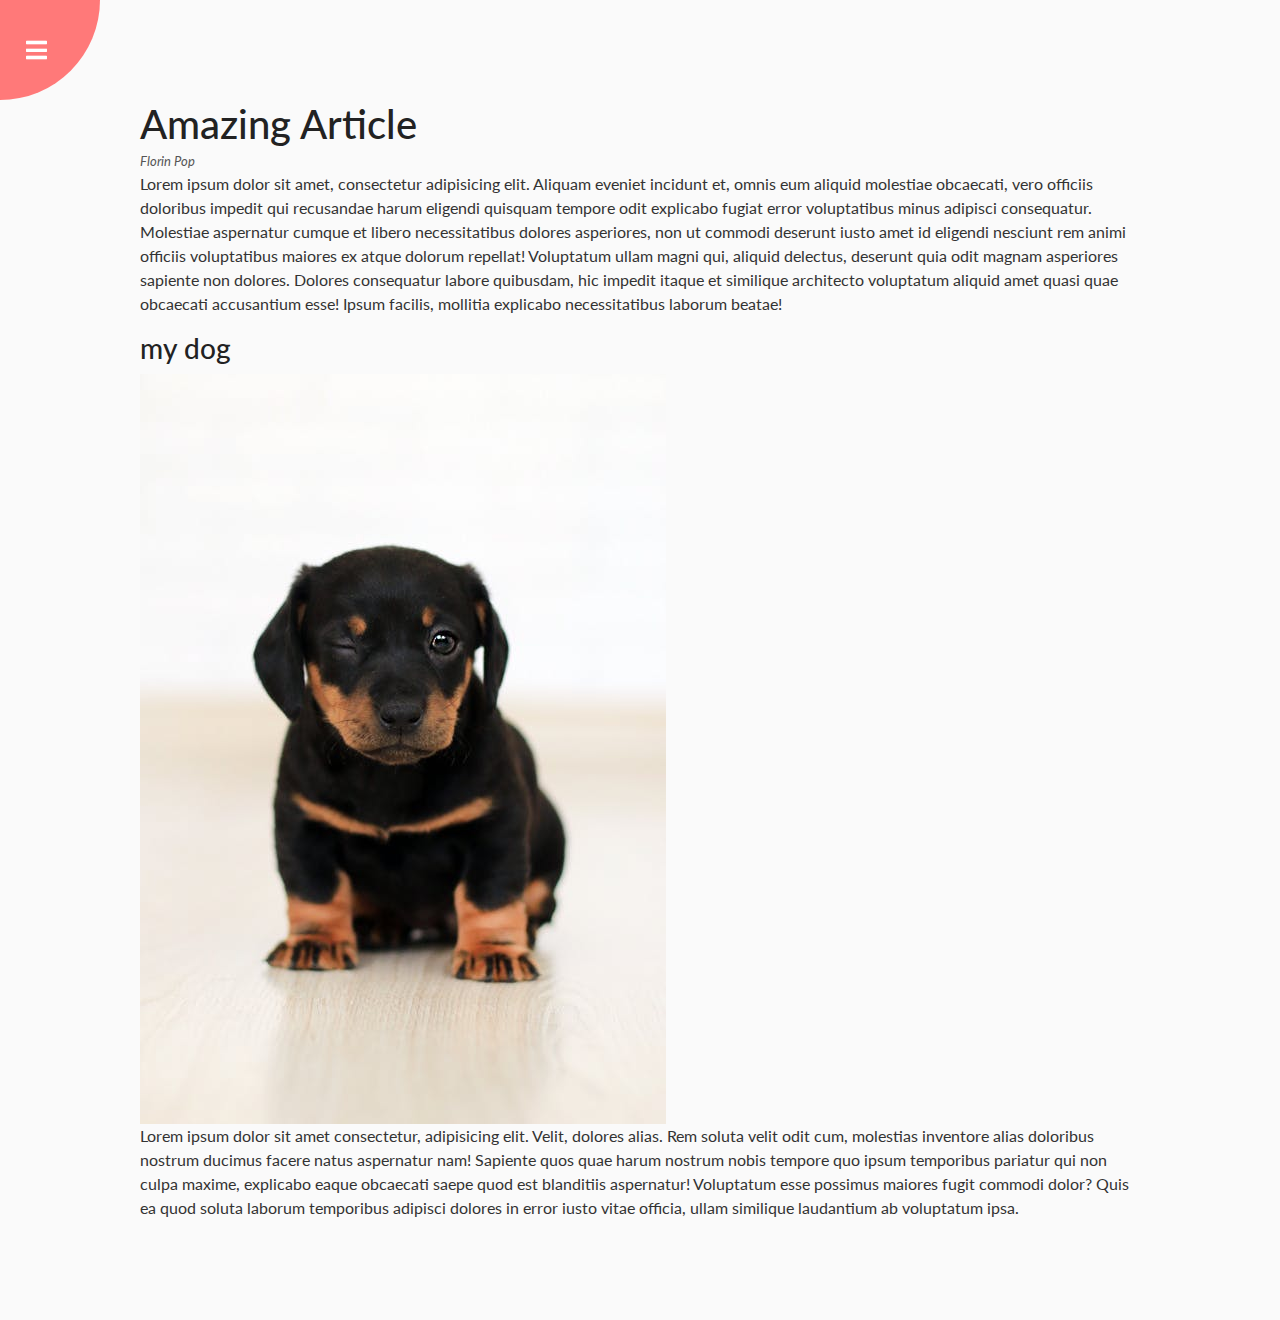
<file: index.html>
<!DOCTYPE html>
<html lang="en">
  <head>
    <meta charset="UTF-8" />
    <meta name="viewport" content="width=device-width, initial-scale=1.0" />
    <title>Rotating Navigation</title>
    <!-- bootstrap css -->
    <link rel="stylesheet" href="css/bootstrap.min.css">
    <!-- end of bootstrap css -->

    <!-- font-awesome -->
    <link rel="stylesheet" href="./css/fontawesome-free-5.12.1-web/css/all.min.css">
    <!-- end of font-awesome -->

    <!-- favicon -->
    <link rel="shortcut icon" href="./css/favicon92.ico" type="image/x-icon" />
    <!-- end of favicon -->
    
    <!-- css -->
    <link rel="stylesheet" href="./css/styles.css" />
    <!-- end of css -->
  </head>

  <body>
    <!-- container -->
    <div class="container">
      <!-- circle-container -->
      <div class="circle-container">
        <!-- circle -->
        <div class="circle">
          <!-- close-button -->
          <button id="close">
            <i class="fas fa-times"></i>
          </button>
          <!-- end of close-button -->

          <!-- open-button -->
          <button id="open">
            <i class="fas fa-bars"></i>
          </button>
          <!-- end of open-button -->
        </div>
        <!-- end of circle -->
      </div>
      <!-- end of circle-container -->

      <!-- content -->
      <div class="content">
        <h1>amazing article</h1>
        <small>florin pop</small>
        <p>
          Lorem ipsum dolor sit amet, consectetur adipisicing elit. Aliquam eveniet incidunt et, omnis eum aliquid molestiae obcaecati, vero officiis doloribus impedit qui recusandae harum eligendi quisquam tempore odit explicabo fugiat error voluptatibus minus adipisci consequatur. Molestiae aspernatur cumque et libero necessitatibus dolores asperiores, non ut commodi deserunt iusto amet id eligendi nesciunt rem animi officiis voluptatibus maiores ex atque dolorum repellat! Voluptatum ullam magni qui, aliquid delectus, deserunt quia odit magnam asperiores sapiente non dolores. Dolores consequatur labore quibusdam, hic impedit itaque et similique architecto voluptatum aliquid amet quasi quae obcaecati accusantium esse! Ipsum facilis, mollitia explicabo necessitatibus laborum beatae!
        </p>
        <h3> my dog</h3>
        <img src="./images/Dog.jpeg" alt="">
        <p>Lorem ipsum dolor sit amet consectetur, adipisicing elit. Velit, dolores alias. Rem soluta velit odit cum, molestias inventore alias doloribus nostrum ducimus facere natus aspernatur nam! Sapiente quos quae harum nostrum nobis tempore quo ipsum temporibus pariatur qui non culpa maxime, explicabo eaque obcaecati saepe quod est blanditiis aspernatur! Voluptatum esse possimus maiores fugit commodi dolor? Quis ea quod soluta laborum temporibus adipisci dolores in error iusto vitae officia, ullam similique laudantium ab voluptatum ipsa.</p>
      </div>
      <!-- end of content -->
    </div>
    <!-- end of container -->

      <!-- nav -->
      <nav>
        <ul>
          <li>
            <i class="fas fa-home"></i>
            home
          </li>

          <li>
            <i class="fas fa-user-alt"></i>
            about
          </li>

          <li>
            <i class="fas fa-envelope"></i>
            contact
          </li>
        </ul>
      </nav>
      <!-- end of nav -->
    <!-- JS-link -->
    <script src="./js/app.js"></script>
    <!-- end of JS-link -->

    <!-- isotope.js -->
    <script src="./js/isotope.pkgd.min.js"></script>
    <!-- end of isotope.js -->

    <!-- jQuery.js -->
    <script src="./js/jquery-3.3.1.min.js"></script>
    <!-- end of jQuery.js -->

    <!-- Bootstrap -->
    <script src="./js/bootstrap.bundle.min.js"></script>
    <!-- end of Bootstrap -->
    
  </body>
</html>
</file>
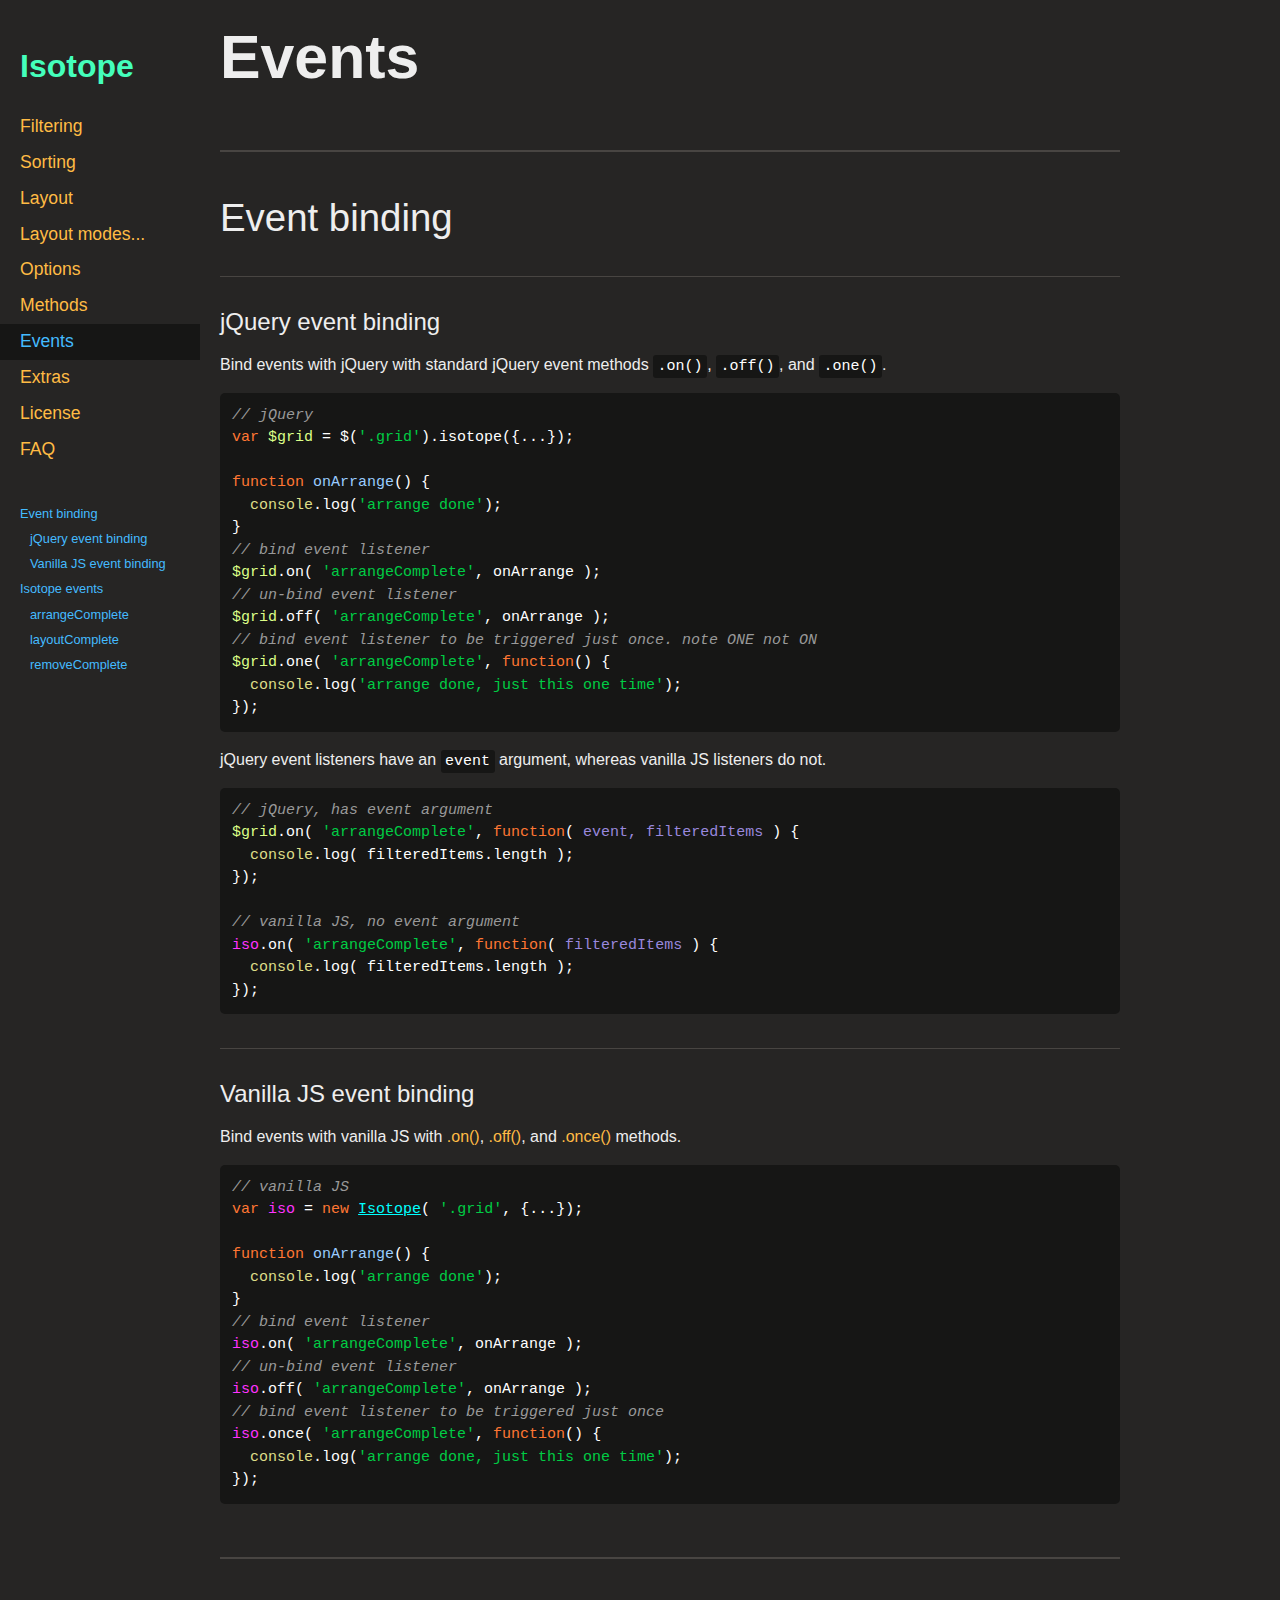
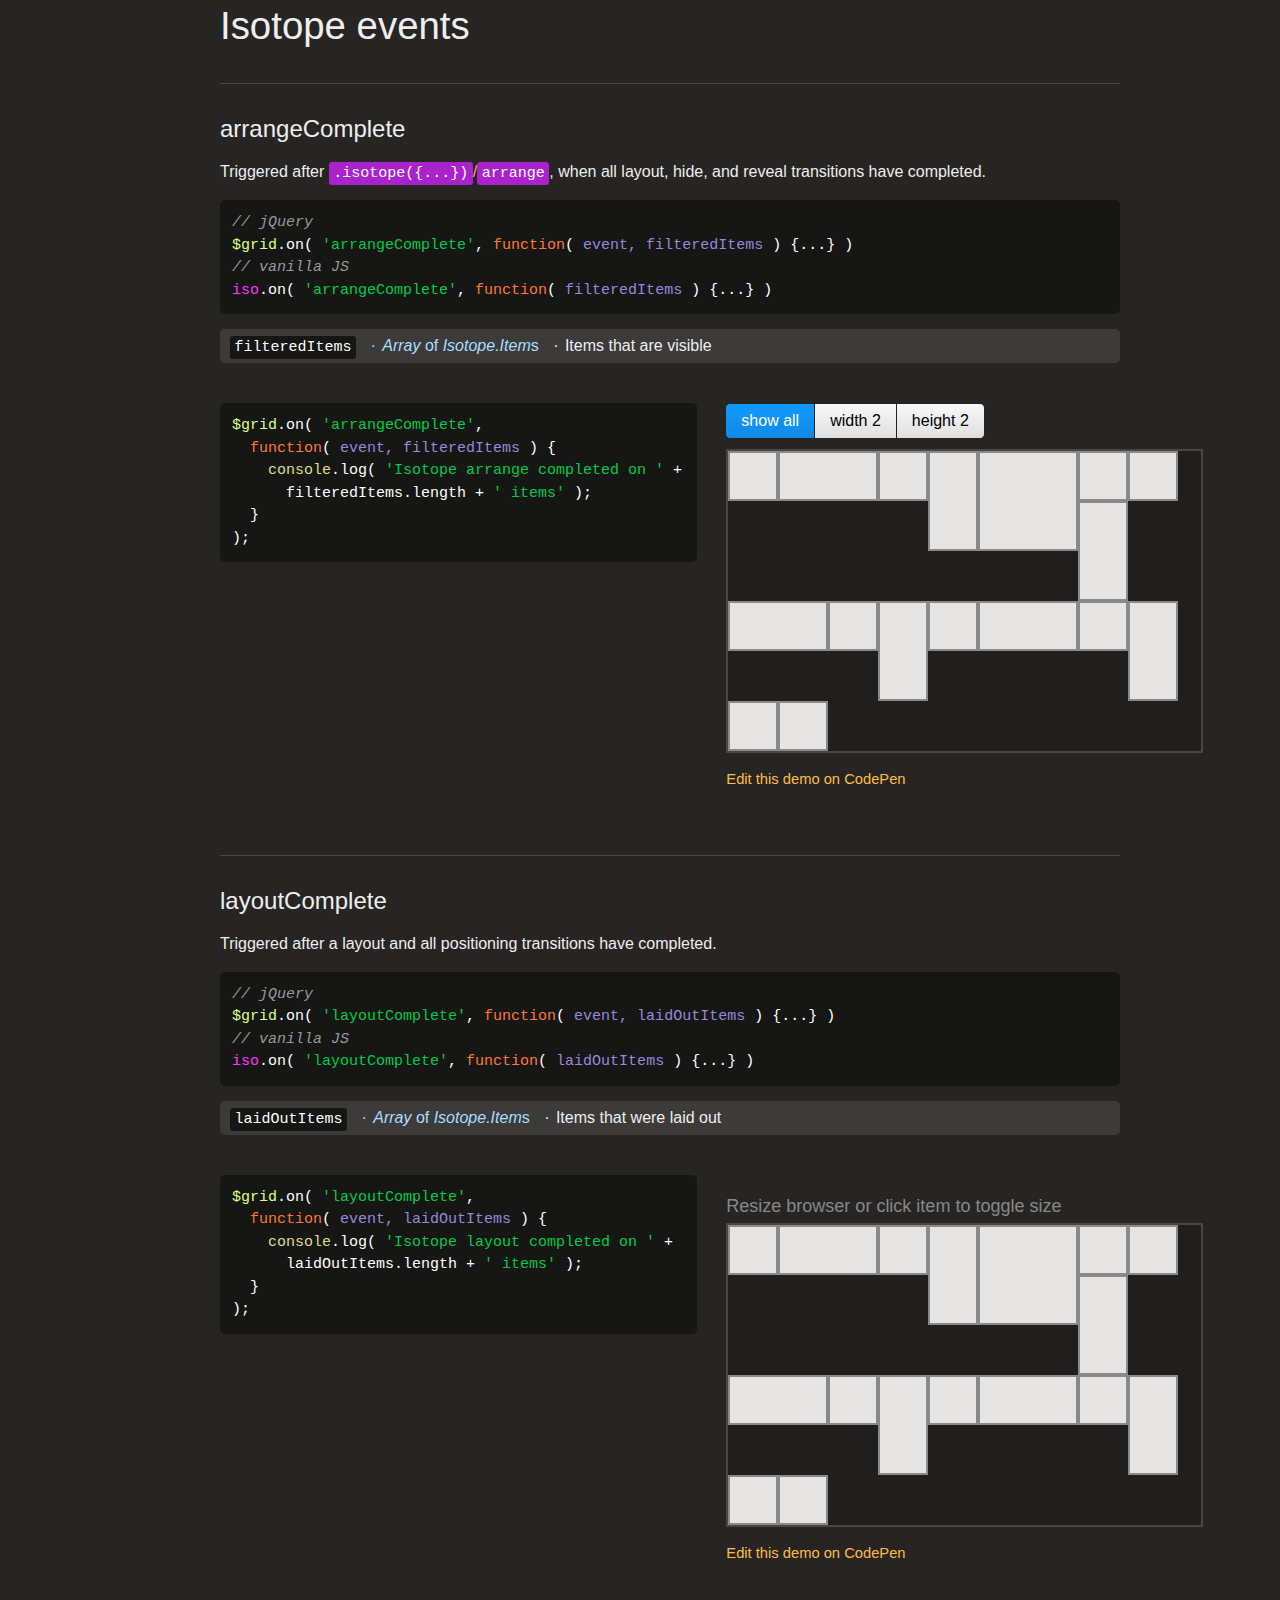
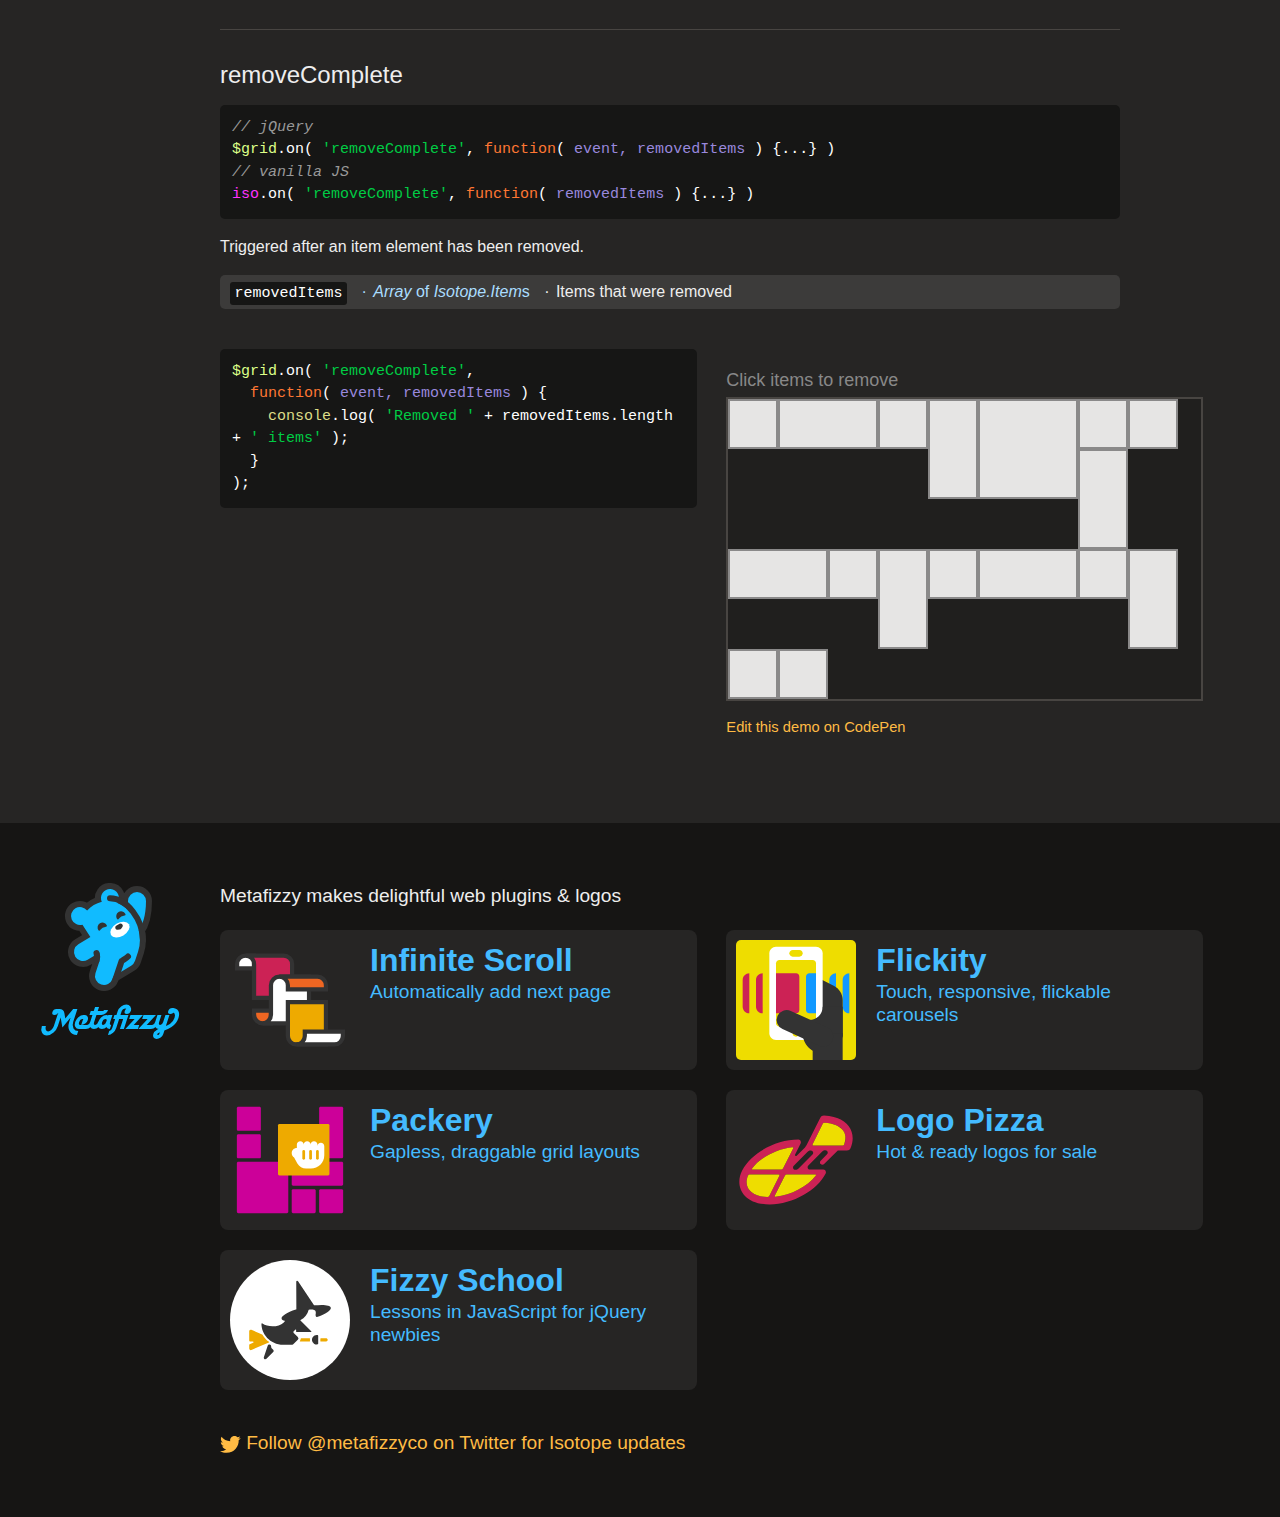
<file: js/isotope-docs/events.html>
<!doctype html>
<html class="export" lang="en">
<head>
  <meta charset="utf-8">
  <meta name="viewport" content="width=device-width">
  <meta name="description" content="Filter &amp; sort magical layouts">

  <title>Isotope &#xB7; Events</title>

    <!-- Isotope does not require any CSS files -->
    <link rel="stylesheet" href="css/isotope-docs.css?6" media="screen">

  <meta name="twitter:card" content="summary">
  <meta name="twitter:site" content="@metafizzyco">
  <meta name="twitter:url" content="https://isotope.metafizzy.co/events.html">
  <meta name="twitter:title" content="Isotope Events">
  <meta name="twitter:description" content="Filter &amp; sort magical layouts">

</head>
<body class="page--events">


  <div class="nav">
    <h1 class="nav__title"><a href=".">Isotope</a></h1>
  
    <ol class="site-nav">
      <li class="site-nav__item site-nav__item--filtering">
        <a class="site-nav__item__link" href="filtering.html">Filtering</a></li>
      <li class="site-nav__item site-nav__item--sorting">
        <a class="site-nav__item__link" href="sorting.html">Sorting</a></li>
      <li class="site-nav__item site-nav__item--layout ">
        <a class="site-nav__item__link" href="layout.html">Layout</a>
      </li>
      <li class="site-nav__item site-nav__item--layout-modes sub-nav-parent">
        <a class="site-nav__item__link" href="layout-modes.html">Layout modes</a>
        <ul class="sub-nav">
            <li class="sub-nav__item sub-nav__item--masonry">
              <a class="sub-nav__item__link" href="layout-modes/masonry.html">masonry</a></li>
            <li class="sub-nav__item sub-nav__item--fitrows">
              <a class="sub-nav__item__link" href="layout-modes/fitrows.html">fitRows</a></li>
            <li class="sub-nav__item sub-nav__item--vertical">
              <a class="sub-nav__item__link" href="layout-modes/vertical.html">vertical</a></li>
            <li class="sub-nav__item sub-nav__item--packery">
              <a class="sub-nav__item__link" href="layout-modes/packery.html">packery</a></li>
            <li class="sub-nav__item sub-nav__item--cellsbyrow">
              <a class="sub-nav__item__link" href="layout-modes/cellsbyrow.html">cellsByRow</a></li>
            <li class="sub-nav__item sub-nav__item--masonryhorizontal">
              <a class="sub-nav__item__link" href="layout-modes/masonryhorizontal.html">masonryHorizontal</a></li>
            <li class="sub-nav__item sub-nav__item--fitcolumns">
              <a class="sub-nav__item__link" href="layout-modes/fitcolumns.html">fitColumns</a></li>
            <li class="sub-nav__item sub-nav__item--cellsbycolumn">
              <a class="sub-nav__item__link" href="layout-modes/cellsbycolumn.html">cellsByColumn</a></li>
            <li class="sub-nav__item sub-nav__item--horiz">
              <a class="sub-nav__item__link" href="layout-modes/horiz.html">horiz</a></li>
        </ul>
      </li>
      <li class="site-nav__item site-nav__item--options">
        <a class="site-nav__item__link" href="options.html">Options</a></li>
      <li class="site-nav__item site-nav__item--methods">
        <a class="site-nav__item__link" href="methods.html">Methods</a></li>
      <li class="site-nav__item site-nav__item--events">
        <a class="site-nav__item__link" href="events.html">Events</a></li>
      <li class="site-nav__item site-nav__item--extras">
        <a class="site-nav__item__link" href="extras.html">Extras</a></li>
      <li class="site-nav__item site-nav__item--license">
        <a class="site-nav__item__link" href="license.html">License</a></li>
      <li class="site-nav__item site-nav__item--faq">
        <a class="site-nav__item__link" href="faq.html">FAQ</a></li>
    </ol>
  
    <ul class="page-nav" data-js="page-nav">
<li class="page-nav__item page-nav__item--h2"><a href="#event-binding">Event binding</a></li>
<li class="page-nav__item page-nav__item--h3"><a href="#jquery-event-binding">jQuery event binding</a></li>
<li class="page-nav__item page-nav__item--h3"><a href="#vanilla-js-event-binding">Vanilla JS event binding</a></li>
<li class="page-nav__item page-nav__item--h2"><a href="#isotope-events">Isotope events</a></li>
<li class="page-nav__item page-nav__item--h3"><a href="#arrangecomplete">arrangeComplete</a></li>
<li class="page-nav__item page-nav__item--h3"><a href="#layoutcomplete">layoutComplete</a></li>
<li class="page-nav__item page-nav__item--h3"><a href="#removecomplete">removeComplete</a></li>
</ul>
  </div>


  <div id="content" class="main">
    <div class="container">
        <h1>Events</h1>



<h2 id="event-binding">Event binding</h2>


<h3 id="jquery-event-binding">jQuery event binding</h3>


<p>Bind events with jQuery with standard jQuery event methods <code>.on()</code>, <code>.off()</code>, and <code>.one()</code>.</p>

<pre><code class="js"><span class="comment">// jQuery</span>
<span class="keyword">var</span> <span class="jquery_var">$grid</span> = $(<span class="string">&apos;.grid&apos;</span>).isotope({...});

<span class="function"><span class="keyword">function</span> <span class="title">onArrange</span>(<span class="params"></span>) </span>{
  <span class="built_in">console</span>.log(<span class="string">&apos;arrange done&apos;</span>);
}
<span class="comment">// bind event listener</span>
<span class="jquery_var">$grid</span>.on( <span class="string">&apos;arrangeComplete&apos;</span>, onArrange );
<span class="comment">// un-bind event listener</span>
<span class="jquery_var">$grid</span>.off( <span class="string">&apos;arrangeComplete&apos;</span>, onArrange );
<span class="comment">// bind event listener to be triggered just once. note ONE not ON</span>
<span class="jquery_var">$grid</span>.one( <span class="string">&apos;arrangeComplete&apos;</span>, <span class="function"><span class="keyword">function</span>(<span class="params"></span>) </span>{
  <span class="built_in">console</span>.log(<span class="string">&apos;arrange done, just this one time&apos;</span>);
});
</code></pre>

<p>jQuery event listeners have an <code>event</code> argument, whereas vanilla JS listeners do not.</p>

<pre><code class="js"><span class="comment">// jQuery, has event argument</span>
<span class="jquery_var">$grid</span>.on( <span class="string">&apos;arrangeComplete&apos;</span>, <span class="function"><span class="keyword">function</span>(<span class="params"> event, filteredItems </span>) </span>{
  <span class="built_in">console</span>.log( filteredItems.length );
});

<span class="comment">// vanilla JS, no event argument</span>
<span class="isotope_var">iso</span>.on( <span class="string">&apos;arrangeComplete&apos;</span>, <span class="function"><span class="keyword">function</span>(<span class="params"> filteredItems </span>) </span>{
  <span class="built_in">console</span>.log( filteredItems.length );
});
</code></pre>


<h3 id="vanilla-js-event-binding">Vanilla JS event binding</h3>

<p>Bind events with vanilla JS with <a href="methods.html#on">.on()</a>, <a href="methods.html#off">.off()</a>, and <a href="methods.html#once">.once()</a> methods.</p>

<pre><code class="js"><span class="comment">// vanilla JS</span>
<span class="keyword">var</span> <span class="isotope_var">iso</span> = <span class="keyword">new</span> <span class="isotope_keyword">Isotope</span>( <span class="string">&apos;.grid&apos;</span>, {...});

<span class="function"><span class="keyword">function</span> <span class="title">onArrange</span>(<span class="params"></span>) </span>{
  <span class="built_in">console</span>.log(<span class="string">&apos;arrange done&apos;</span>);
}
<span class="comment">// bind event listener</span>
<span class="isotope_var">iso</span>.on( <span class="string">&apos;arrangeComplete&apos;</span>, onArrange );
<span class="comment">// un-bind event listener</span>
<span class="isotope_var">iso</span>.off( <span class="string">&apos;arrangeComplete&apos;</span>, onArrange );
<span class="comment">// bind event listener to be triggered just once</span>
<span class="isotope_var">iso</span>.once( <span class="string">&apos;arrangeComplete&apos;</span>, <span class="function"><span class="keyword">function</span>(<span class="params"></span>) </span>{
  <span class="built_in">console</span>.log(<span class="string">&apos;arrange done, just this one time&apos;</span>);
});
</code></pre>


<h2 id="isotope-events">Isotope events</h2>


<h3 id="arrangecomplete">arrangeComplete</h3>

<p>Triggered after <a href="methods.html#arrange-isotope"><code>.isotope({...})</code>/<code>arrange</code></a>, when all layout, hide, and reveal transitions have completed.</p>

<pre><code class="js"><span class="comment">// jQuery</span>
<span class="jquery_var">$grid</span>.on( <span class="string">&apos;arrangeComplete&apos;</span>, <span class="function"><span class="keyword">function</span>(<span class="params"> event, filteredItems </span>) </span>{...} )
<span class="comment">// vanilla JS</span>
<span class="isotope_var">iso</span>.on( <span class="string">&apos;arrangeComplete&apos;</span>, <span class="function"><span class="keyword">function</span>(<span class="params"> filteredItems </span>) </span>{...} )
</code></pre>

<p class="variable">
  <code class="variable__code">filteredItems</code>
  <span class="variable__type"><i>Array</i> of <i>Isotope.Item</i>s</span>
  <span class="variable__description">Items that are visible</span>
</p>

<div class="duo example">
  <div class="duo__cell example__code">
<pre><code class="js"><span class="jquery_var">$grid</span>.on( <span class="string">&apos;arrangeComplete&apos;</span>,
  <span class="function"><span class="keyword">function</span>(<span class="params"> event, filteredItems </span>) </span>{
    <span class="built_in">console</span>.log( <span class="string">&apos;Isotope arrange completed on &apos;</span> +
      filteredItems.length + <span class="string">&apos; items&apos;</span> );
  }
);
</code></pre>
  </div>
  <div class="duo__cell example__demo" data-js="arrange-complete">
    <div class="button-group js-radio-button-group">
      <button class="button is-checked" data-filter="*">show all</button>
      <button class="button" data-filter=".grid-item--width2">width 2</button>
      <button class="button" data-filter=".grid-item--height2">height 2</button>
    </div>
    <div class="grid">
      <div class="grid-item"></div>
      <div class="grid-item grid-item--width2"></div>
      <div class="grid-item"></div>
      <div class="grid-item grid-item--height2"></div>
      <div class="grid-item grid-item--width2 grid-item--height2"></div>
      <div class="grid-item"></div>
      <div class="grid-item"></div>
      <div class="grid-item grid-item--height2"></div>
      <div class="grid-item grid-item--width2"></div>
      <div class="grid-item"></div>
      <div class="grid-item grid-item--height2"></div>
      <div class="grid-item"></div>
      <div class="grid-item grid-item--width2"></div>
      <div class="grid-item"></div>
      <div class="grid-item grid-item--height2"></div>
      <div class="grid-item"></div>
      <div class="grid-item"></div>
    </div>
    <p class="edit-demo">
        <a href="https://codepen.io/desandro/pen/pvXxRN">Edit this demo on CodePen</a>
    </p>
  </div>
</div>


<h3 id="layoutcomplete">layoutComplete</h3>

<p>Triggered after a layout and all positioning transitions have completed.</p>


<pre><code class="js"><span class="comment">// jQuery</span>
<span class="jquery_var">$grid</span>.on( <span class="string">&apos;layoutComplete&apos;</span>, <span class="function"><span class="keyword">function</span>(<span class="params"> event, laidOutItems </span>) </span>{...} )
<span class="comment">// vanilla JS</span>
<span class="isotope_var">iso</span>.on( <span class="string">&apos;layoutComplete&apos;</span>, <span class="function"><span class="keyword">function</span>(<span class="params"> laidOutItems </span>) </span>{...} )
</code></pre>

<p class="variable">
  <code class="variable__code">laidOutItems</code>
  <span class="variable__type"><i>Array</i> of <i>Isotope.Item</i>s</span>
  <span class="variable__description">Items that were laid out</span>
</p>

<div class="duo example">
  <div class="duo__cell example__code">
<pre><code class="js"><span class="jquery_var">$grid</span>.on( <span class="string">&apos;layoutComplete&apos;</span>,
  <span class="function"><span class="keyword">function</span>(<span class="params"> event, laidOutItems </span>) </span>{
    <span class="built_in">console</span>.log( <span class="string">&apos;Isotope layout completed on &apos;</span> +
      laidOutItems.length + <span class="string">&apos; items&apos;</span> );
  }
);
</code></pre>
  </div>
  <div class="duo__cell example__demo" data-js="layout-complete">
    <p class="instruction">Resize browser or click item to toggle size</p>
    <div class="grid  grid--clickable">
      <div class="grid-item"></div>
      <div class="grid-item grid-item--width2"></div>
      <div class="grid-item"></div>
      <div class="grid-item grid-item--height2"></div>
      <div class="grid-item grid-item--width2 grid-item--height2"></div>
      <div class="grid-item"></div>
      <div class="grid-item"></div>
      <div class="grid-item grid-item--height2"></div>
      <div class="grid-item grid-item--width2"></div>
      <div class="grid-item"></div>
      <div class="grid-item grid-item--height2"></div>
      <div class="grid-item"></div>
      <div class="grid-item grid-item--width2"></div>
      <div class="grid-item"></div>
      <div class="grid-item grid-item--height2"></div>
      <div class="grid-item"></div>
      <div class="grid-item"></div>
    </div>
    <p class="edit-demo">
        <a href="https://codepen.io/desandro/pen/scajv">Edit this demo on CodePen</a>
    </p>
  </div>
</div>


<h3 id="removecomplete">removeComplete</h3>

<pre><code class="js"><span class="comment">// jQuery</span>
<span class="jquery_var">$grid</span>.on( <span class="string">&apos;removeComplete&apos;</span>, <span class="function"><span class="keyword">function</span>(<span class="params"> event, removedItems </span>) </span>{...} )
<span class="comment">// vanilla JS</span>
<span class="isotope_var">iso</span>.on( <span class="string">&apos;removeComplete&apos;</span>, <span class="function"><span class="keyword">function</span>(<span class="params"> removedItems </span>) </span>{...} )
</code></pre>

<p>Triggered after an item element has been removed.</p>

<p class="variable">
  <code class="variable__code">removedItems</code>
  <span class="variable__type"><i>Array</i> of <i>Isotope.Item</i>s</span>
  <span class="variable__description">Items that were removed</span>
</p>

<div class="duo example">
  <div class="duo__cell example__code">
<pre><code class="js"><span class="jquery_var">$grid</span>.on( <span class="string">&apos;removeComplete&apos;</span>,
  <span class="function"><span class="keyword">function</span>(<span class="params"> event, removedItems </span>) </span>{
    <span class="built_in">console</span>.log( <span class="string">&apos;Removed &apos;</span> + removedItems.length + <span class="string">&apos; items&apos;</span> );
  }
);
</code></pre>
  </div>
  <div class="duo__cell example__demo" data-js="remove-complete">
    <p class="instruction">Click items to remove</p>
    <div class="grid grid--clickable">
      <div class="grid-item"></div>
      <div class="grid-item grid-item--width2"></div>
      <div class="grid-item"></div>
      <div class="grid-item grid-item--height2"></div>
      <div class="grid-item grid-item--width2 grid-item--height2"></div>
      <div class="grid-item"></div>
      <div class="grid-item"></div>
      <div class="grid-item grid-item--height2"></div>
      <div class="grid-item grid-item--width2"></div>
      <div class="grid-item"></div>
      <div class="grid-item grid-item--height2"></div>
      <div class="grid-item"></div>
      <div class="grid-item grid-item--width2"></div>
      <div class="grid-item"></div>
      <div class="grid-item grid-item--height2"></div>
      <div class="grid-item"></div>
      <div class="grid-item"></div>
    </div>
    <p class="edit-demo">
        <a href="https://codepen.io/desandro/pen/wErky">Edit this demo on CodePen</a>
    </p>
  </div>
</div>


<div class="notification" data-js="notification"></div>

    </div>
  </div>

  <footer class="site-footer">
  
    <div class="container">
  
      <p class="site-footer__copy">Metafizzy makes delightful web plugins &amp; logos</p>
  
      <div class="showcase">
      
        <ul class="showcase-item-list">
      
            <li class="showcase-item">
              <a class="showcase-item__link" href="https://infinite-scroll.com">
                <div class="showcase-item__image">
                    <svg class="infinite-scroll-illo" xmlns="http://www.w3.org/2000/svg" viewbox="0 0 520 520" width="200" height="200">
                      <path class="infinite-scroll-illo__page infinite-scroll-illo__page--back" d="M90,110H10V90c0-22,18-40,40-40h40V110z"/>
                      <path class="infinite-scroll-illo__page infinite-scroll-illo__page--front1" d="M270,90L270,90c0-22-18-40-40-40h0H50h0c22,0,40,18,40,40v0v0v160h180V90z"/>
                      <path class="infinite-scroll-illo__page infinite-scroll-illo__page--front2" d="M170,330v-20H90v20v0c0,22,18,40,40,40h0h40V330z"/>
                      <path class="infinite-scroll-illo__page infinite-scroll-illo__page--back" d="M350,150H210c-22,0-40,18-40,40v140v0c0,22-18,40-40,40h0h220V150z"/>
                      <path class="infinite-scroll-illo__page infinite-scroll-illo__page--front3" d="M430,470V270H250v160c0,22,18,40,40,40H430z"/>
                      <path class="infinite-scroll-illo__page infinite-scroll-illo__page--front2" d="M250,190v20h180v-20c0-22-18-40-40-40H210h0C232,150,250,168,250,190L250,190z"/>
                      <path class="infinite-scroll-illo__page infinite-scroll-illo__page--back" d="M330,410v20v0c0,22-18,40-40,40h0h180c22,0,40-18,40-40v-20H330z"/>
                    </svg>
                </div>
                <div class="showcase-item__text">
                  <h3 class="showcase-item__title">Infinite Scroll</h3>
                  <p class="showcase-item__description">Automatically add next page</p>
                </div>
              </a>
            </li>
      
            <li class="showcase-item">
              <a class="showcase-item__link" href="https://flickity.metafizzy.co">
                <div class="showcase-item__image">
                    <svg class="flickity-illo" xmlns="http://www.w3.org/2000/svg" viewbox="0 0 360 360" width="100" height="100">
                      <path class="flickity-illo__color1" fill="#19F" d="M300 220L300 220c-11 0-20-9-20-20v-80c0-11 9-20 20-20h0V220z"/>
                      <path class="flickity-illo__color1" fill="#19F" d="M340 220L340 220c-11 0-20-9-20-20v-80c0-11 9-20 20-20h0V220z"/>
                      <path class="flickity-illo__color2" fill="#333" d="M320 290V180c0-18-10-35-27-43L240 110v180H320z"/>
                      <path class="flickity-illo__color3" fill="white" d="M240 300H120c-11 0-20-9-20-20V40c0-11 9-20 20-20h120c11 0 20 9 20 20v240C260 291 251 300 240 300z"/>
                      <path class="flickity-illo__color4" fill="#ED0" d="M230 260H130c-6 0-10-5-10-10V70c0-6 5-10 10-10h100c6 0 10 5 10 10v180 C240 256 236 260 230 260z"/>
                      <path class="flickity-illo__color2" fill="#333" d="M260 200h60v81c0 32-26 59-59 59h0c-34 0-61-27-61-61V240h20 C242 240 260 222 260 200L260 200z"/>
                      <path class="flickity-illo__color5" fill="#C25" d="M180 220h-60V100h60c6 0 10 5 10 10v100C190 216 186 220 180 220z"/>
                      <path class="flickity-illo__color1" fill="#19F" d="M240 220h-20c-6 0-10-5-10-10V110c0-6 5-10 10-10h20V220z"/>
                      <rect class="flickity-illo__color2" fill="#333" x="230" y="280" width="90" height="80"/>
                      <circle class="flickity-illo__color4" fill="#ED0" cx="180" cy="280" r="10"/>
                      <line class="flickity-illo__thumb" stroke="#333" stroke-width="60" stroke-linecap="round" x1="262" y1="290" x2="152" y2="240"/>
                      <path class="flickity-illo__color4" fill="#ED0" d="M190 50h-20c-6 0-10-5-10-10v0c0-6 5-10 10-10h20c6 0 10 5 10 10v0C200 46 196 50 190 50z"/>
                      <path class="flickity-illo__color5" fill="#C25" d="M80 220L80 220c-11 0-20-9-20-20v-80c0-11 9-20 20-20h0V220z"/>
                      <path class="flickity-illo__color5" fill="#C25" d="M40 220L40 220c-11 0-20-9-20-20v-80c0-11 9-20 20-20h0V220z"/>
                    </svg>
                </div>
                <div class="showcase-item__text">
                  <h3 class="showcase-item__title">Flickity</h3>
                  <p class="showcase-item__description">Touch, responsive, flickable carousels</p>
                </div>
              </a>
            </li>
      
            <li class="showcase-item">
              <a class="showcase-item__link" href="https://packery.metafizzy.co">
                <div class="showcase-item__image">
                    <svg class="packery-illo" xmlns="http://www.w3.org/2000/svg" viewbox="0 0 700 700" width="100" height="100">
                      <path class="packery-illo__item" fill="#C09" d="M172 180H48c-4 0-8-4-8-8V48c0-4 4-8 8-8h124c4 0 8 4 8 8v124C180 176 176 180 172 180z"/>
                      <path class="packery-illo__item" fill="#C09" d="M172 340H48c-4 0-8-4-8-8V208c0-4 4-8 8-8h124c4 0 8 4 8 8v124C180 336 176 340 172 340z"/>
                      <path class="packery-illo__item" fill="#C09" d="M492 660H368c-4 0-8-4-8-8V528c0-4 4-8 8-8h124c4 0 8 4 8 8v124C500 656 496 660 492 660z"/>
                      <path class="packery-illo__item" fill="#C09" d="M652 660H528c-4 0-8-4-8-8V528c0-4 4-8 8-8h124c4 0 8 4 8 8v124C660 656 656 660 652 660z"/>
                      <path class="packery-illo__item" fill="#C09" d="M652 500H368c-4 0-8-4-8-8V368c0-4 4-8 8-8h284c4 0 8 4 8 8v124C660 496 656 500 652 500z"/>
                      <path class="packery-illo__item" fill="#C09" d="M332 660H48c-4 0-8-4-8-8V368c0-4 4-8 8-8h284c4 0 8 4 8 8v284C340 656 336 660 332 660z"/>
                      <path class="packery-illo__item" fill="#C09" d="M652 340H528c-4 0-8-4-8-8V48c0-4 4-8 8-8h124c4 0 8 4 8 8v284C660 336 656 340 652 340z"/>
                      <path class="packery-illo__draggie" fill="#EA0" d="M572 440H288c-4 0-8-4-8-8V148c0-4 4-8 8-8h284c4 0 8 4 8 8v284C580 436 576 440 572 440z"/>
                      <g>
                        <path class="packery-illo__hand" fill="white" d="M530 250c-11 0-20 9-20 20v-10c0-11-9-20-20-20s-20 9-20 20c0-11-9-20-20-20s-20 9-20 20c0-11-9-20-20-20
                          s-20 9-20 20v20c-17 0-30 13-30 30c0 11 6 20 14 25l19 35c10 18 30 30 51 30h28
                          c43 0 78-35 78-78V270C550 259 541 250 530 250z"/>
                        <line class="packery-illo__hand-line" stroke="#EA0" fill="none" stroke-width="16" stroke-linecap="round" x1="430" y1="300" x2="430" y2="340"/>
                        <line class="packery-illo__hand-line" stroke="#EA0" fill="none" stroke-width="16" stroke-linecap="round" x1="470" y1="300" x2="470" y2="340"/>
                        <line class="packery-illo__hand-line" stroke="#EA0" fill="none" stroke-width="16" stroke-linecap="round" x1="510" y1="300" x2="510" y2="340"/>
                      </g>
                    </svg>
                </div>
                <div class="showcase-item__text">
                  <h3 class="showcase-item__title">Packery</h3>
                  <p class="showcase-item__description">Gapless, draggable grid layouts</p>
                </div>
              </a>
            </li>
      
            <li class="showcase-item">
              <a class="showcase-item__link" href="http://logo.pizza">
                <div class="showcase-item__image">
                    <svg class="logo-pizza-illo" xmlns="http://www.w3.org/2000/svg" viewbox="0 0 700 700" width="100" height="100">
                      <path class="logo-pizza-illo__outline" fill="#C25" d="M513 91c-9-0-17 5-21 12l-80 160c-3 5-6 10-11 15l-47 47
                        c-5 5-12-1-9-7l32-64c5-11-2-23-14-23h-0c-121 0-268 70-327 180
                        C-9 497 35 609 196 609c138 0 279-85 327-180v0c5-11-2-23-14-23h-77c-13 0-19-15-10-24
                        l81-81c5-5 11-8 18-8l0 0c13 0 19 15 10 24L494 354c-6 6-6 14 0 20c3 3 6 4 10 4
                        c4 0 7-1 10-4l80-80h53c9 0 17-5 21-13C707 190 656 97 513 91z M334 281l-59 117
                        c-2 5-7 8-13 8H97c-4 0-6-4-3-7c49-64 143-114 236-124C333 275 335 278 334 281z
                         M70 441c2-4 6-7 10-7h168c4 0 7 4 5 8l-59 118c-2 4-6 6-11 6
                        C106 565 38 521 70 441z M466 441c-49 64-143 114-236 124c-3 0-6-3-4-6l59-117
                        c2-5 7-8 13-8h166C466 434 468 438 466 441z M446 318l-81 81c-5 5-11 8-18 8l0 0
                        c-13 0-19-15-10-24l81-81c5-5 11-8 18-8l0 0C449 294 455 309 446 318z M447 258L506 139
                        c2-4 6-7 11-6c101 7 140 60 114 126c-2 4-6 7-10 7H452C448 266 445 262 447 258z"/>
                      <path class="logo-pizza-illo__slice" fill="#ED0" d="M334 281l-59 117c-2 5-7 8-13 8H97c-4 0-6-4-3-7
                        c49-64 143-114 236-124C333 275 335 278 334 281z"/>
                      <path class="logo-pizza-illo__slice" fill="#ED0" d="M70 441c2-4 6-7 10-7h168c4 0 7 4 5 8l-59 118c-2 4-6 6-11 6
                        C106 565 38 521 70 441z"/>
                      <path class="logo-pizza-illo__slice" fill="#ED0" d="M466 441c-49 64-143 114-236 124c-3 0-6-3-4-6l59-117
                        c2-5 7-8 13-8h166C466 434 468 438 466 441z"/>
                      <path class="logo-pizza-illo__slice" fill="#ED0" d="M447 258L506 139c2-4 6-7 11-6c101 7 140 60 114 126c-2 4-6 7-10 7H452
                        C448 266 445 262 447 258z"/>
                    </svg>
                </div>
                <div class="showcase-item__text">
                  <h3 class="showcase-item__title">Logo Pizza</h3>
                  <p class="showcase-item__description">Hot &amp; ready logos for sale</p>
                </div>
              </a>
            </li>
      
            <li class="showcase-item">
              <a class="showcase-item__link" href="http://fizzy.school">
                <div class="showcase-item__image">
                    <svg class="witchie-logo" xmlns="http://www.w3.org/2000/svg" viewbox="0 0 1000 1000" width="200" height="200">
                      <circle class="witchie-logo__moon" fill="white" cx="500" cy="500" r="500"/>
                      <path class="witchie-logo__broom" fill="#EA0" d="M582 675a35 35 0 0 0 8-20 3 3 0 0 1 3-2h71a3 3 0 0 1 3 3 59 59 0 0 0 0 20 3 3 0 0 1-3 3h-79A3 3 0 0 1 582 675Zm219 4a13 13 0 0 0 13-14c-1-7-7-12-14-12h-44a3 3 0 0 0-3 3v21a3 3 0 0 0 3 3ZM299 660a203 203 0 0 1-27-36 8 8 0 0 0-4-3L178 582a13 13 0 0 0-18 12v77a8 8 0 0 0 8 8h22a5 5 0 0 1 2 10L164 703a8 8 0 0 0-4 7v28a13 13 0 0 0 18 12l146-63a3 3 0 0 0 1-5A197 197 0 0 1 299 660Z"/>
                      <path class="witchie-logo__dress" fill="#333" d="M326 705h4a13 13 0 0 1 13 13v8a13 13 0 0 0 4 9l13 13a13 13 0 0 1 0 19l-56 56c-10 10-26-0-22-13L314 714A13 13 0 0 1 326 705Zm397-79c-27 0-47 26-37 54 3 7 11 16 17 19a42 42 0 0 0 19 5 38 38 0 0 0 7-1 8 8 0 0 0 6-8v-62a8 8 0 0 0-6-8 38 38 0 0 0-7-1M840 397c-3-15-33-23-77-23a521 521 0 0 0-59 4 5 5 0 0 1-5-2L567 177a8 8 0 0 0-7-4 8 8 0 0 0-8 8l1 227a5 5 0 0 1-4 5c-74 24-123 55-119 76 2 8 11 14 26 18a3 3 0 0 1 1 4l-11 11c-20 20-56 30-92 30-31 0-63-8-84-23a5 5 0 0 0-3-1 5 5 0 0 0-5 5c0 78 68 173 183 173h75a10 10 0 0 0 7-3l38-38a16 16 0 0 0 0-23l-34-34a10 10 0 0 1 0-14l15-15a3 3 0 0 1 5 2v15a5 5 0 0 0 5 5H674a4 4 0 0 0 3-7l-90-90a3 3 0 0 1 1-4c34-19 59-49 67-84a3 3 0 0 1 2-2c6-1 12-1 17-1 22 0 37 5 39 14 1 6 3 11 2 17-5 17 1 31 8 31a6 6 0 0 0 2-0C797 448 845 419 840 397Z"/>
                    </svg>
                </div>
                <div class="showcase-item__text">
                  <h3 class="showcase-item__title">Fizzy School</h3>
                  <p class="showcase-item__description">Lessons in JavaScript for jQuery newbies</p>
                </div>
              </a>
            </li>
      
        </ul> 
      
      </div>
  
      <p class="site-footer__copy">
        <a href="https://twitter.com/metafizzyco">
          <svg class="twitter-logo" xmlns="http://www.w3.org/2000/svg" viewbox="0 0 512 512" width="30" height="30">
            <path d="M512 97c-19 8-39 14-60 16 22-13 38-34 46-58-20 12-43 21-67 25-19-19-46-32-77-32-58 0-117 52-102 129-87-4-165-46-216-110-24 40-19 107 32 140-17 0-33-5-48-13v1c0 51 36 93 84 103-15 4-34 5-47 2 13 42 52 72 98 73-47 36-96 49-155 44 46 30 102 47 161 47 197 0 306-168 299-312 20-15 38-34 52-55z"/>
          </svg>
          Follow @metafizzyco on Twitter for Isotope updates
        </a>
      </p>
  
      <div class="mfzy-brand">
        <a class="mfzy-brand__link" href="https://metafizzy.co">
          <svg class="mfzy-logo" xmlns="http://www.w3.org/2000/svg" xmlns:xlink="http://www.w3.org/1999/xlink" viewbox="0 0 144 144" width="36" height="36">
            <title>Metafizzy logo</title>
            <defs>
              <path id="mfzy-logo__body" d="M 120 24 a 12 12 0 0 0-24 0 a 72 72 0 0 1 -1 11
                a 40 40 0 0 0 -13 -8.5 A 12 12 0 1 0 61.1 25.1 c -8 2 -14 6 -19.6 11.6 
                A 12 12 0 1 0 35.3 55.5 L 45.8 72.1 l -16 9.6 A 12 12 0 0 0 42.2 102.3
                L 58 92.8 a 20 20 0 0 1 -0.2 11.9 l -5.2 15.5 a 12 12 0 0 0 22.8 7.6
                l 1.1 -3.3 l 23.7 -14.2 a 12 12 0 0 0 5.2 -6.5 l 4 -12 A 50 50 0 0 0 111.9 76
                a 52 52 0 0 0 -1.6 -12.8 C 115 57 120 44 120 24Z"/>
              <path id="mfzy-logo__eye" d="M 0 6.5 a 6.5 6.5 0 0 1 13 0 c 0 3.5 -3 0.5 -6.5 0.5 s -6.5 3 -6.5 -0.5 Z"/>
              <clippath id="mfzy-logo__body-clip">
                <use xlink:href="#mfzy-logo__body"/>
              </clippath>
            </defs>
            <use class="mfzy-logo__body-outline" xlink:href="#mfzy-logo__body" fill="#333" stroke="#333" stroke-width="16"/>
            <use class="mfzy-logo__body-fill" xlink:href="#mfzy-logo__body"/>
            <g class="mfzy-logo__stripes" clip-path="url(#mfzy-logo__body-clip)">
              <rect fill="#E62" x="16" width="120" height="138"/>
              <path fill="#C25" d="M96 24L16 72V0h80v24z"/>
              <path fill="#EA0" d="M116 70L16 130v-26l95-57 5 23z"/>
              <path fill="#19F" d="M136 138H16v-8l120-72v80z"/>
            </g>
            <path class="mfzy-logo__cut-ins" stroke="#333" fill="none" stroke-linecap="round" stroke-linejoin="round" stroke-width="8" d="M 72 20.4 c 23 0 44 29 44 56
              M 54 103.4 a 16 16 0 0 0 0 -10
              M 96 98 c -2 2 -8 6 -8.5,6 l -8.4 25.1"/>
            <g transform="translate(53 57) rotate(-31)">
              <ellipse class="mfzy-logo__snout" cx="25" cy="21" rx="14" ry="9" fill="#FFF"/>
              <use class="mfzy-logo__feature" xlink:href="#mfzy-logo__eye" fill="#333"/>
              <use class="mfzy-logo__feature" xlink:href="#mfzy-logo__eye" fill="#333" transform="translate(29 0)"/>
              <path class="mfzy-logo__feature" d="M 28.6 14 a 3 3 0 0 1 1.3 5.6 l -2.6 1.2 a 3 3 0 0 1 -2.6 0
                l -2.6 -1.2 a 3 3 0 0 1 1.3 -5.6 Z" fill="#333"/>
            </g>
          </svg>
          <svg class="mfzy-wordmark" xmlns="http://www.w3.org/2000/svg" viewbox="0 0 280 80" fill="none" stroke="#333" width="140" height="40">
            <g transform="skewX(-18)">
              <path stroke-width="8" d="M38 20h6c4 0 7 2 9 6l9 18l12-24h2v22
              a20 22 0 0 0 20 22M48 22v28a12 15 0 0 1-24 0M98 44a6 6 0 0 0 0-12h-2
              a8 10 0 0 0 0 20h14a8 10 0 0 0 8-10M118 12v30a8 10 0 0 0 16 0M150 36
              q-4-4-8-4a8 10 0 1 0 8 10m0-14v14a8 10 0 0 0 8 10M184 20a9 9 0 0 0-18 0
              v34a8 10 0 0 1-8 10M158 32h24v24M190 32h18l-12 20h18M216 32h18l-12 20h18
              a8 10 0 0 0 8-10m0-14v14a8 10 0 0 0 16 0m0-14v38a6 6 0 0 1-12 0
              c0-12 32-8 32-32c0-10-6-16-15-16M108 24h24a6 6 0 0 0 6-6M102 38h-4"/>
              <g stroke-width="6">
                <circle cx="38" cy="22" r="3"/>
                <circle cx="182" cy="20" r="3"/>
                <circle cx="269" cy="20" r="3"/>
              </g>
            </g>
          </svg>
        </a>
      </div>
  
    </div>
  
  </footer>

<!-- Looking for isotope.js? Use isotope.pkgd.min.js -->
<!-- Isotope does NOT require jQuery. But it does make things easier -->
<script src="https://code.jquery.com/jquery-3.1.1.min.js"></script>
<script>window.jQuery || document.write('<script src="js/jquery.min.js"><\/script>')</script>

  <script src="js/isotope-docs.min.js?6"></script>


</body>
</html>
</file>
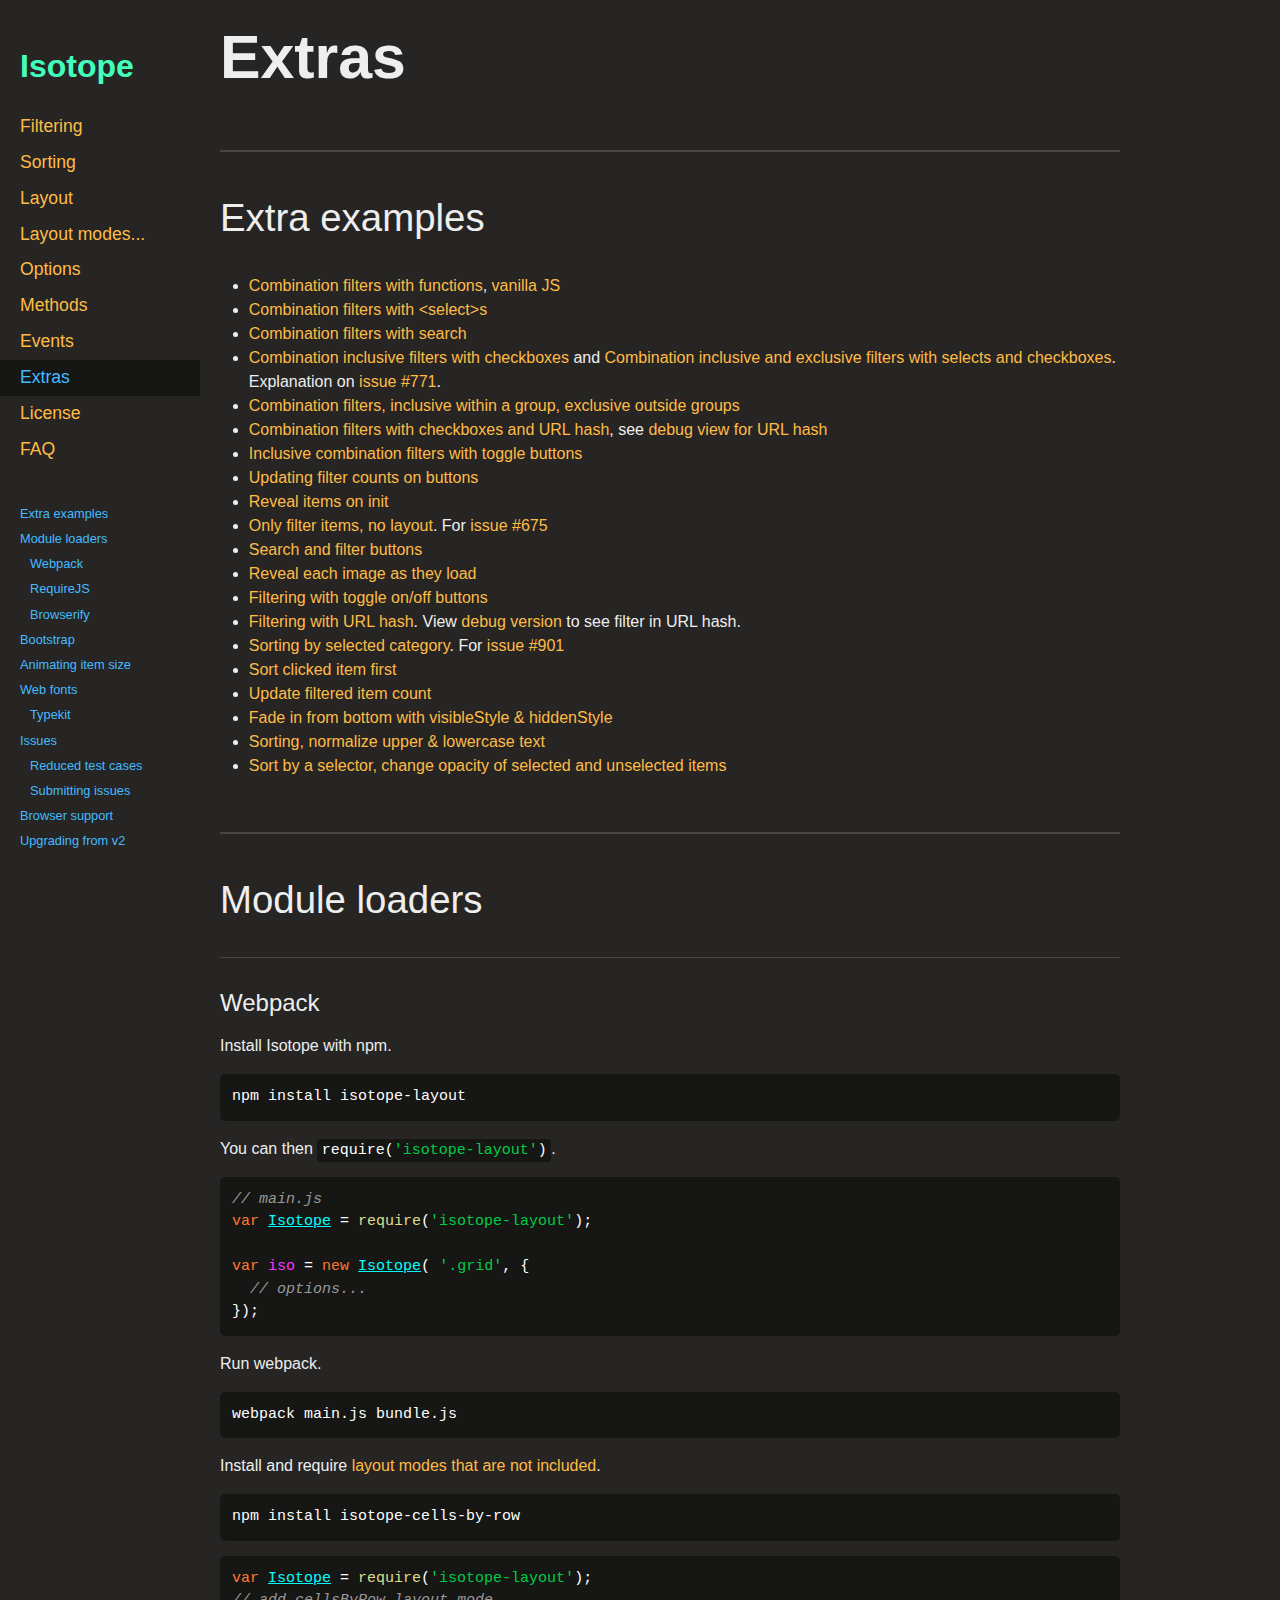
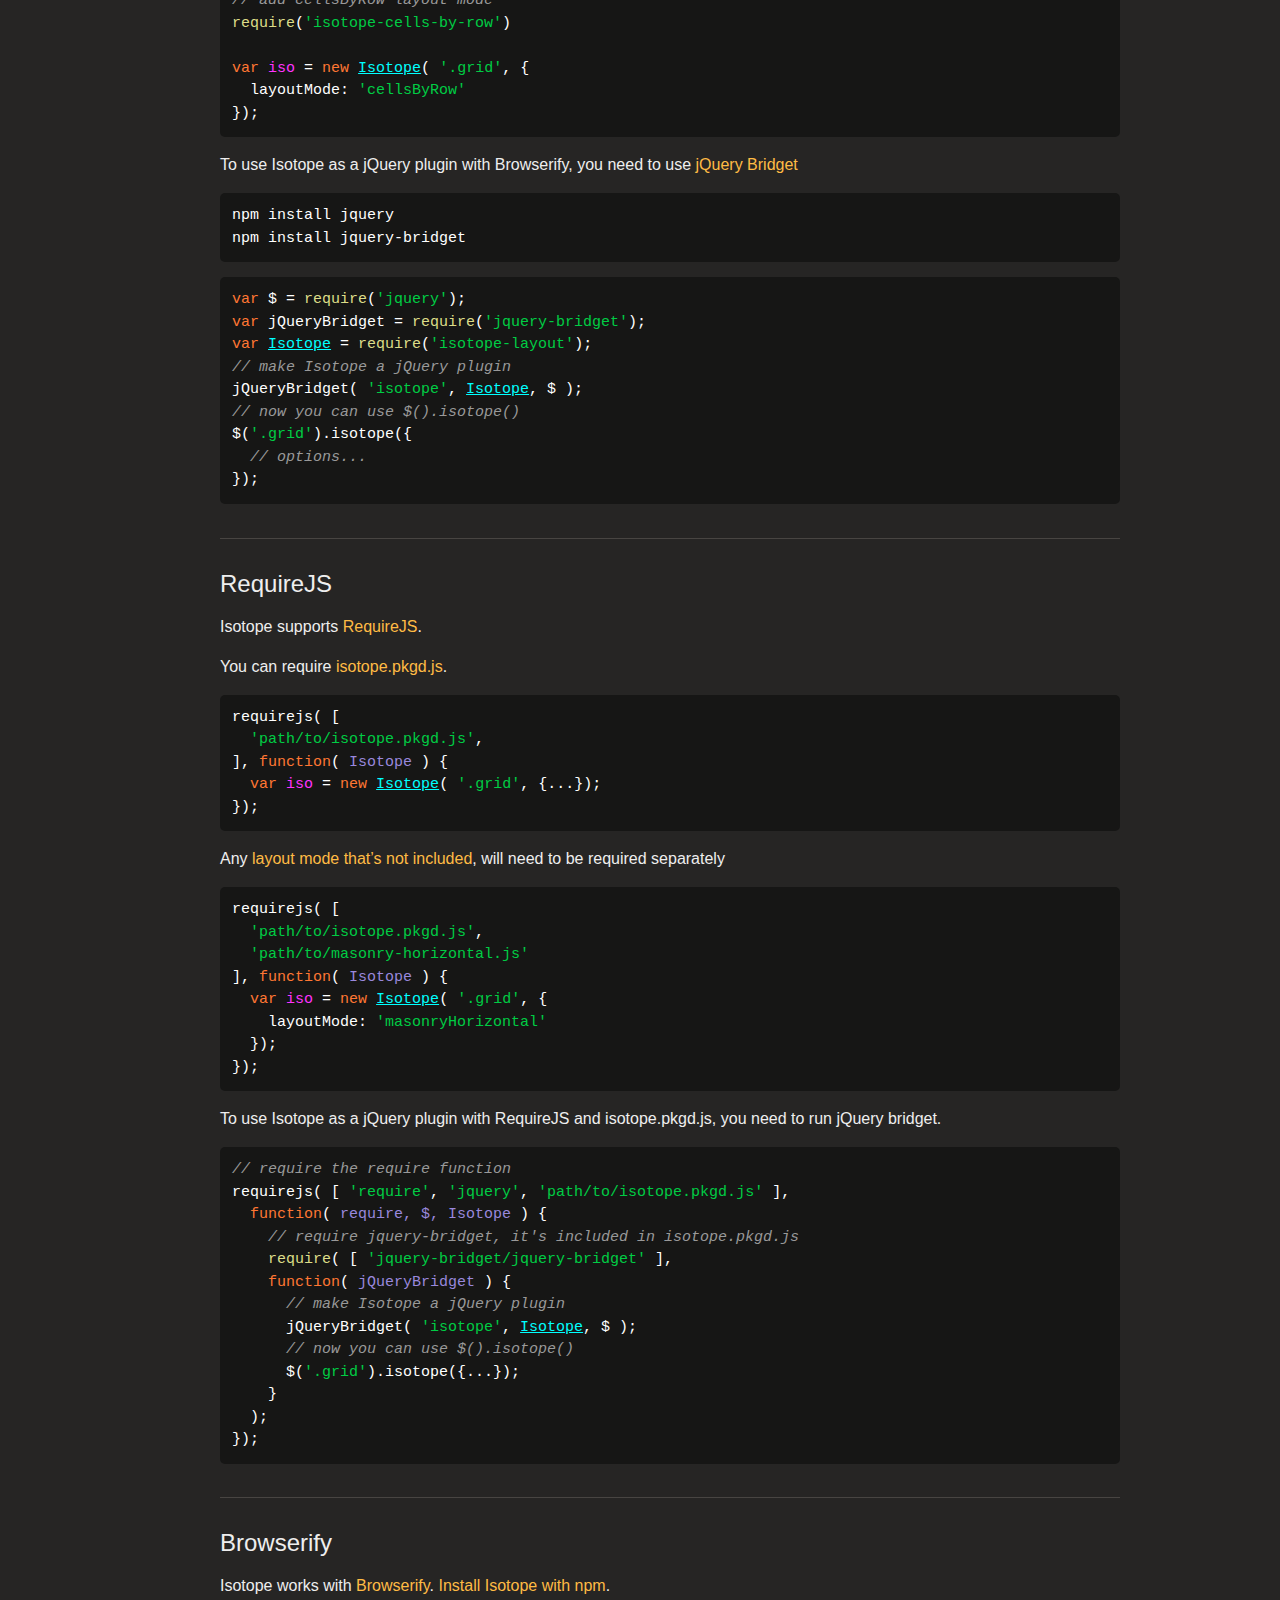
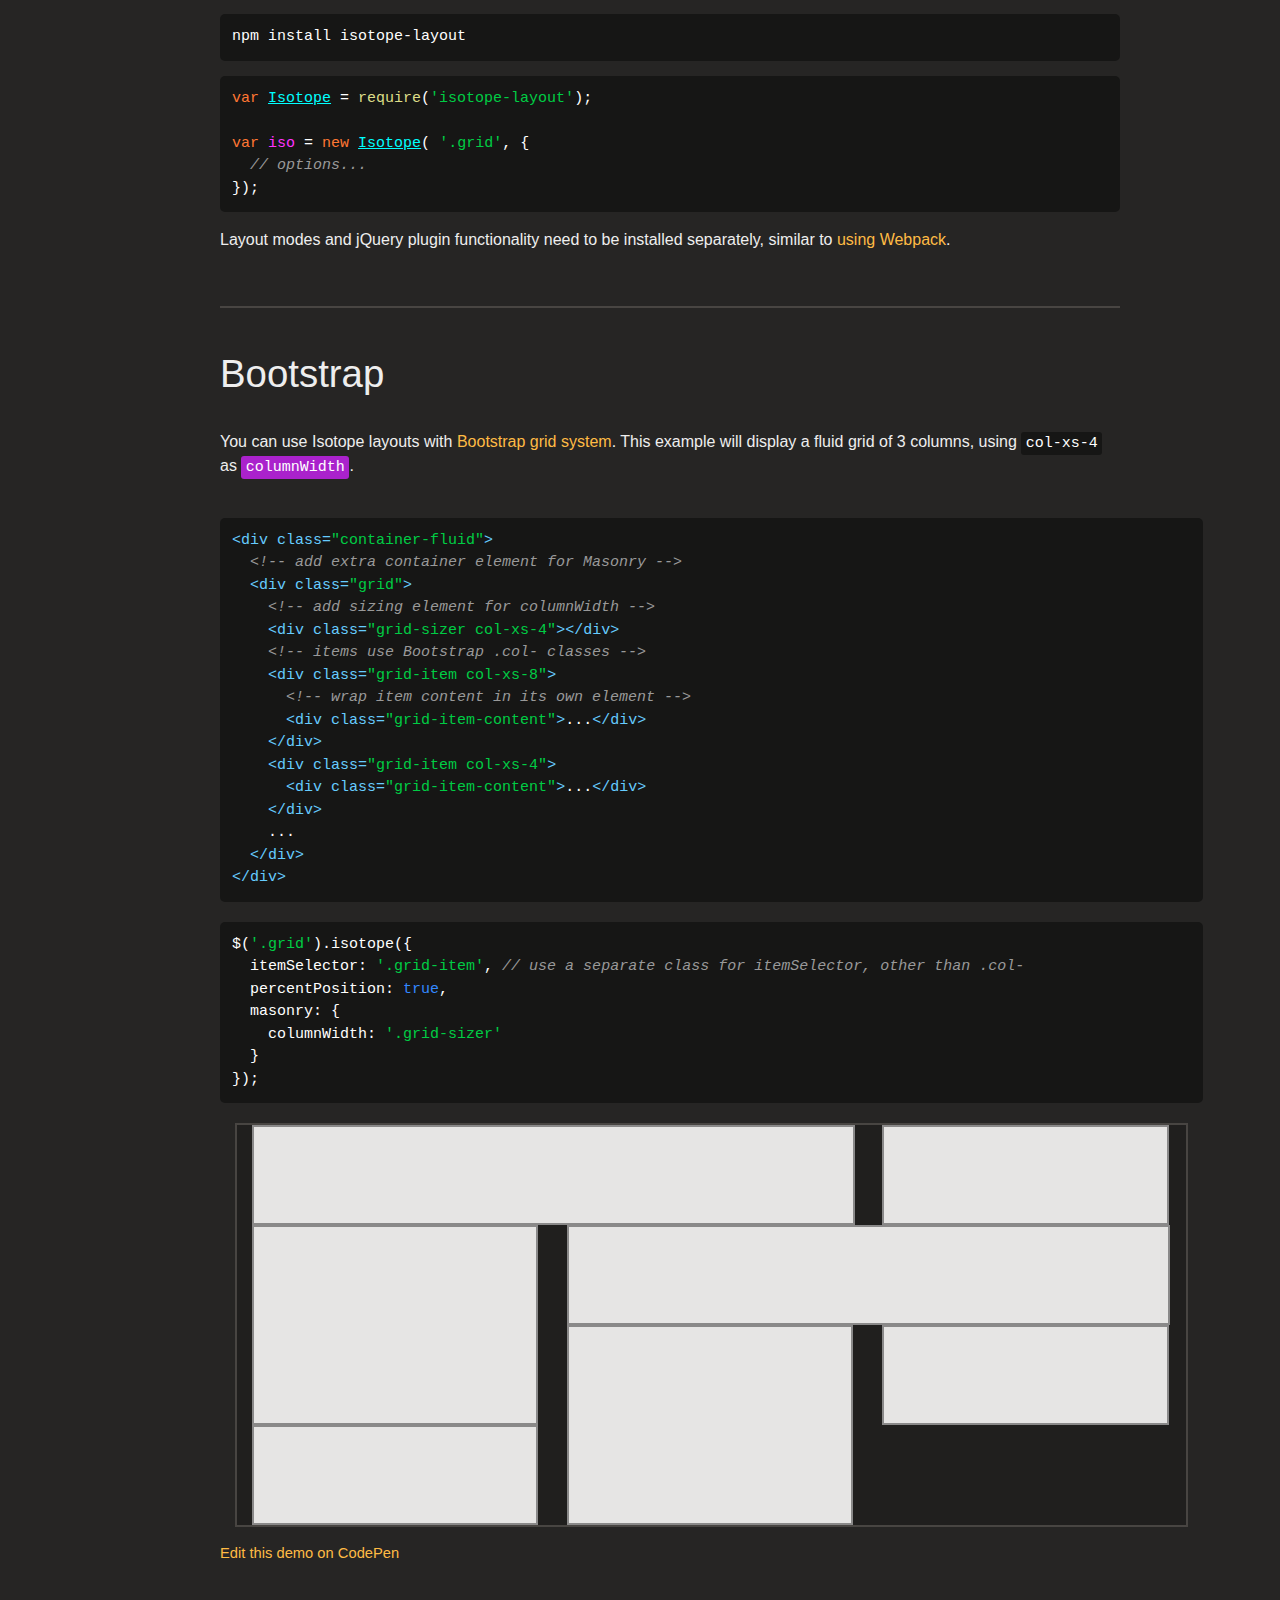
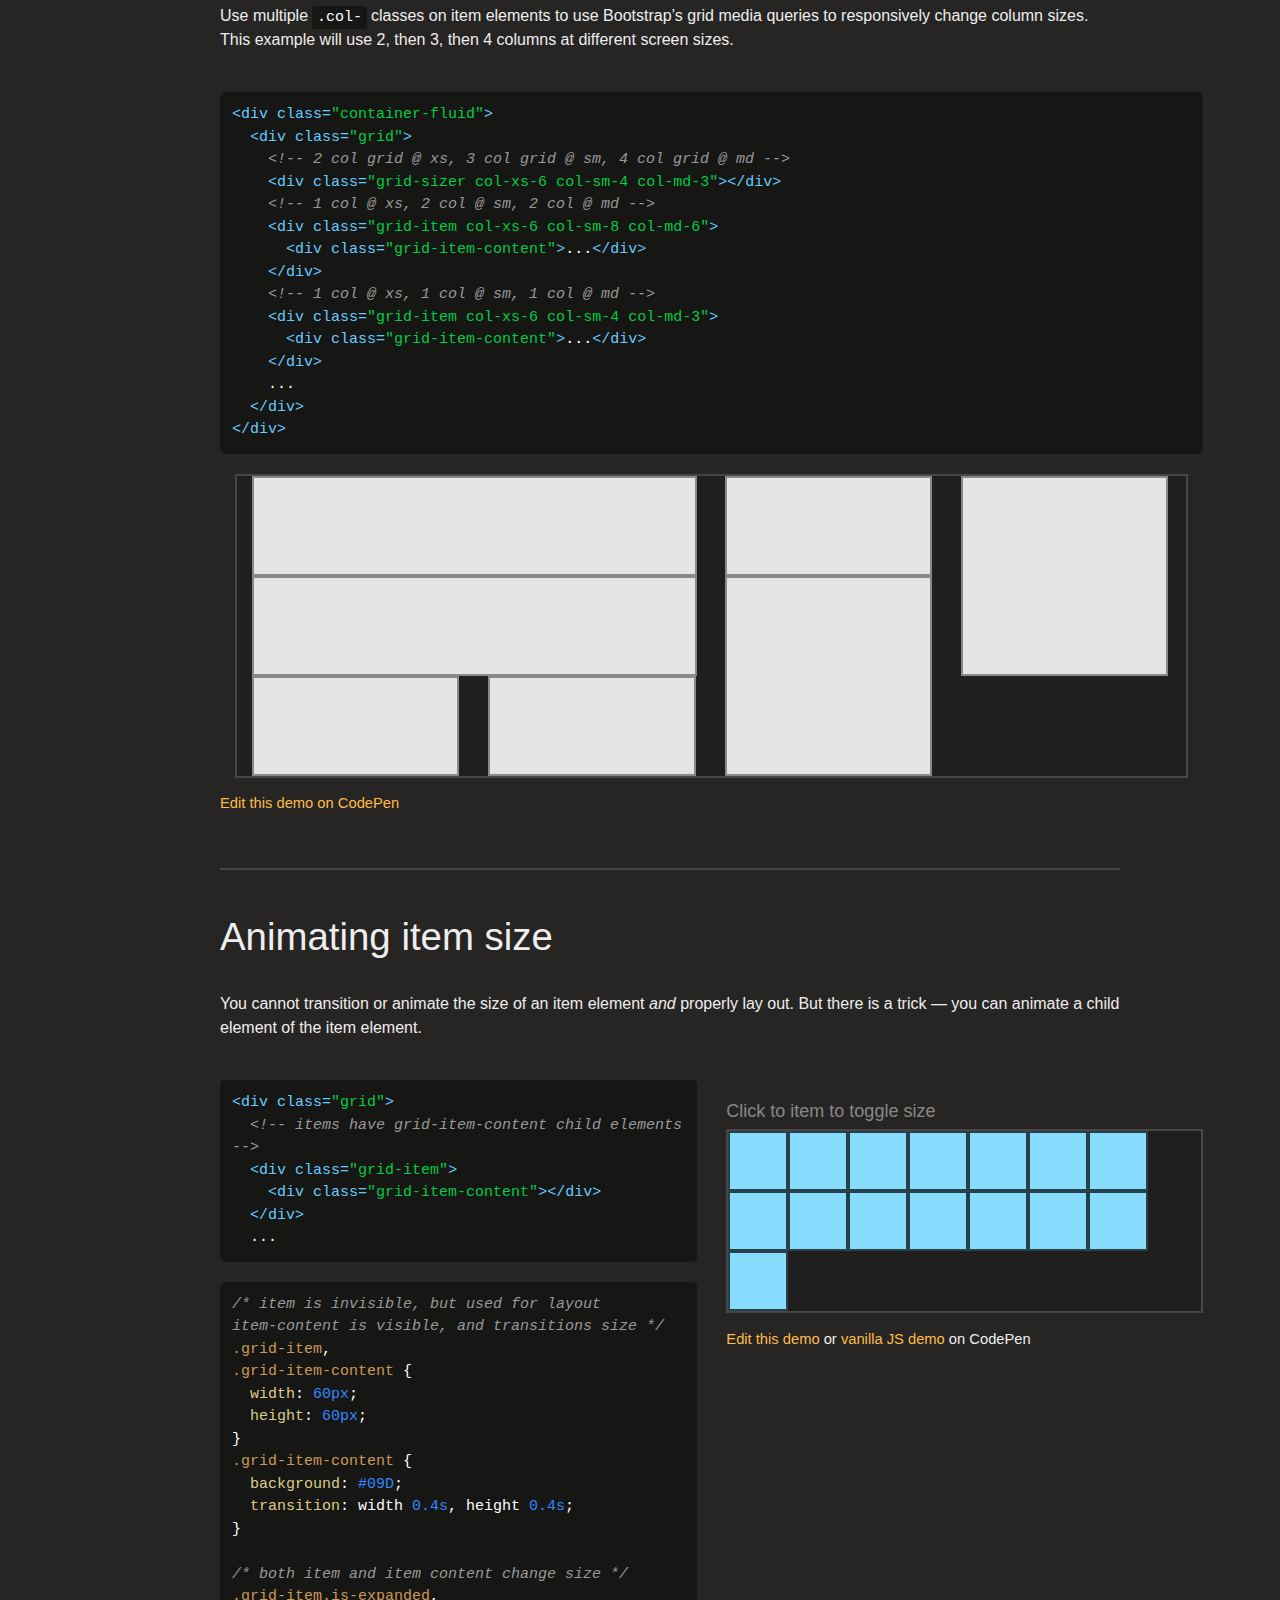
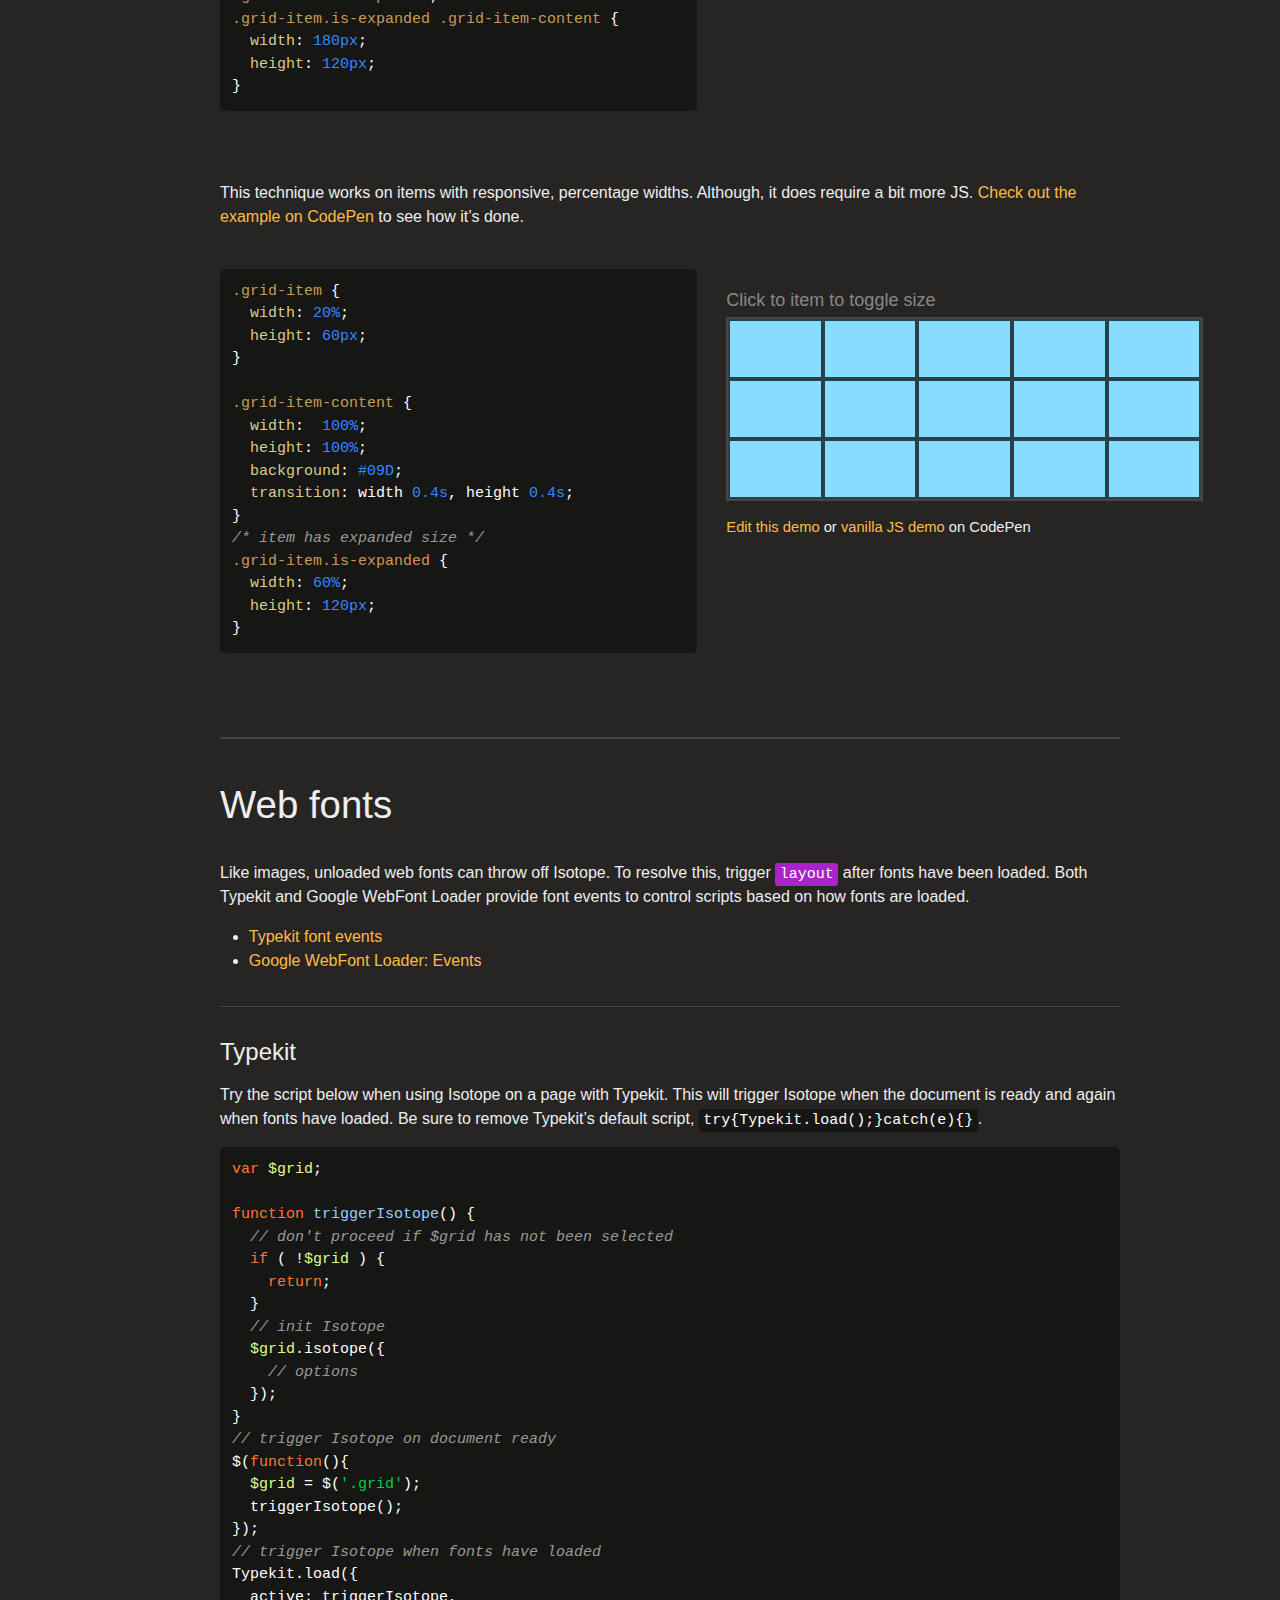
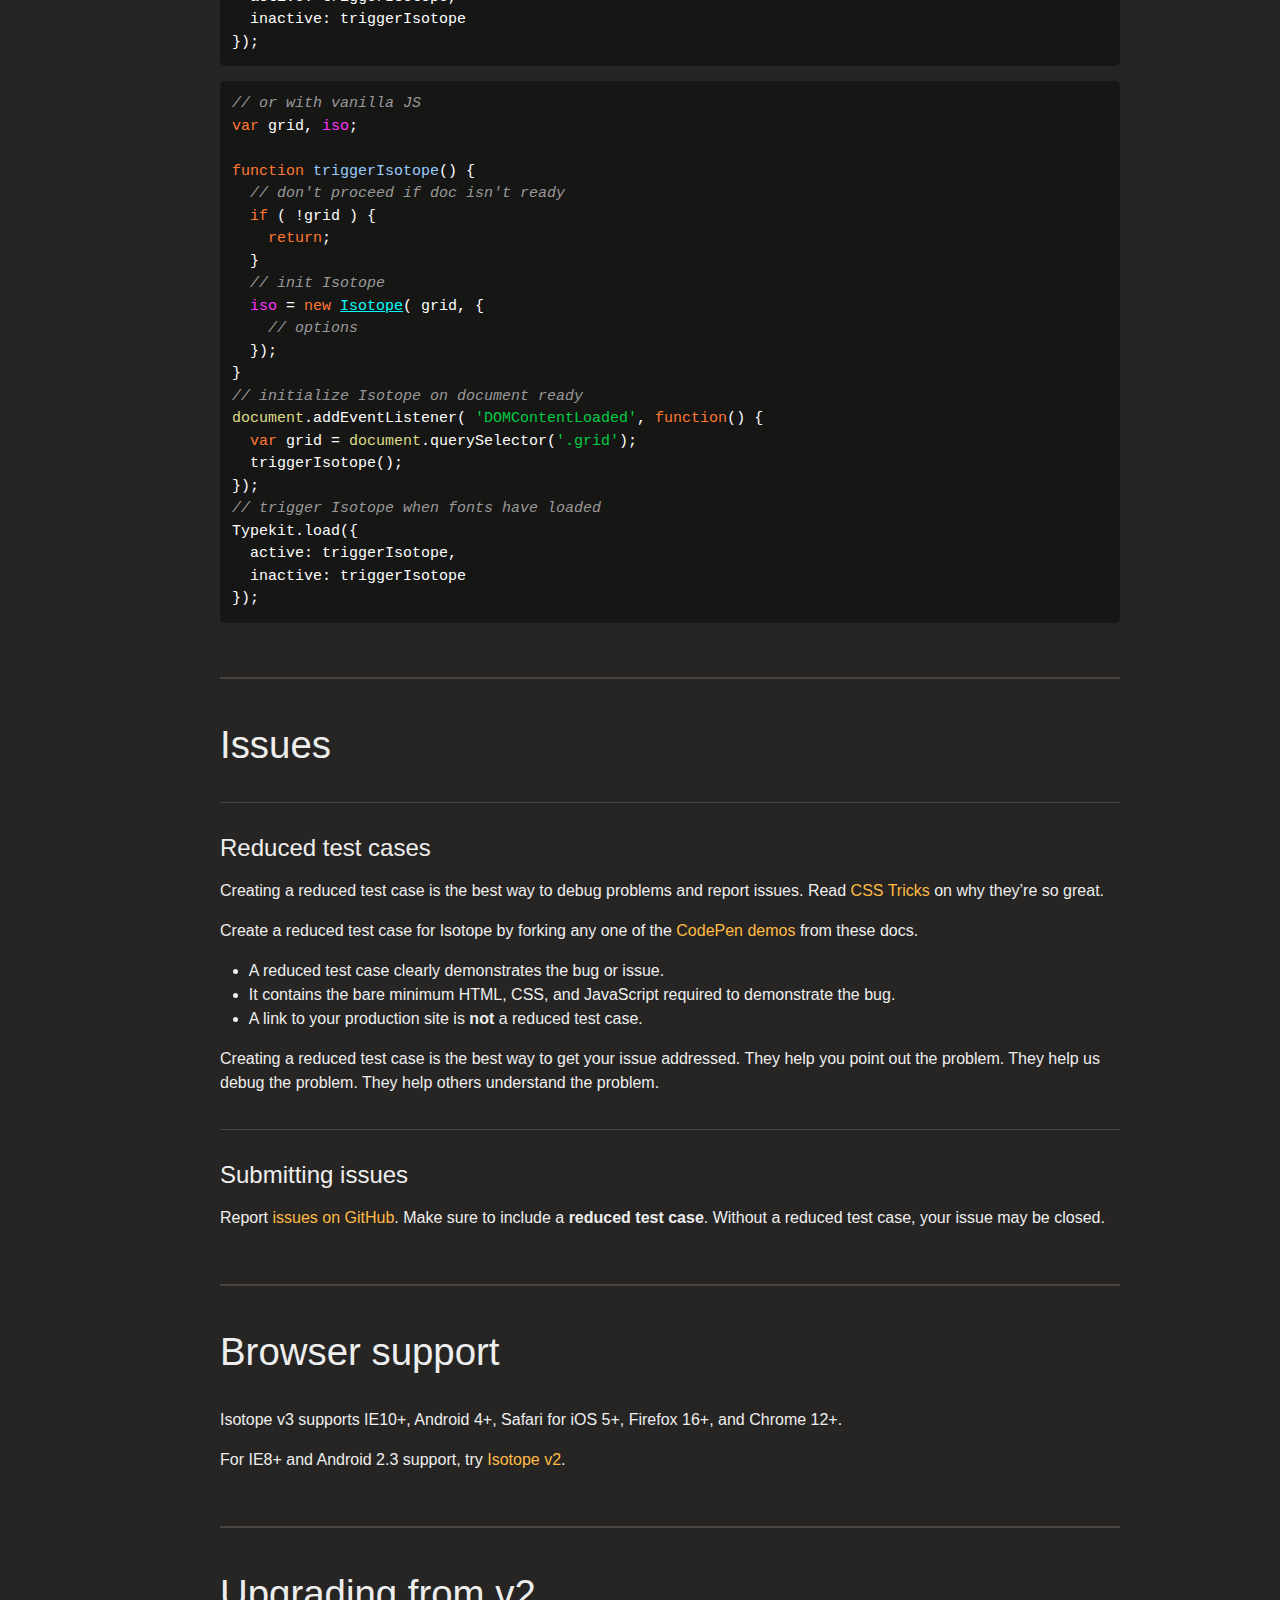
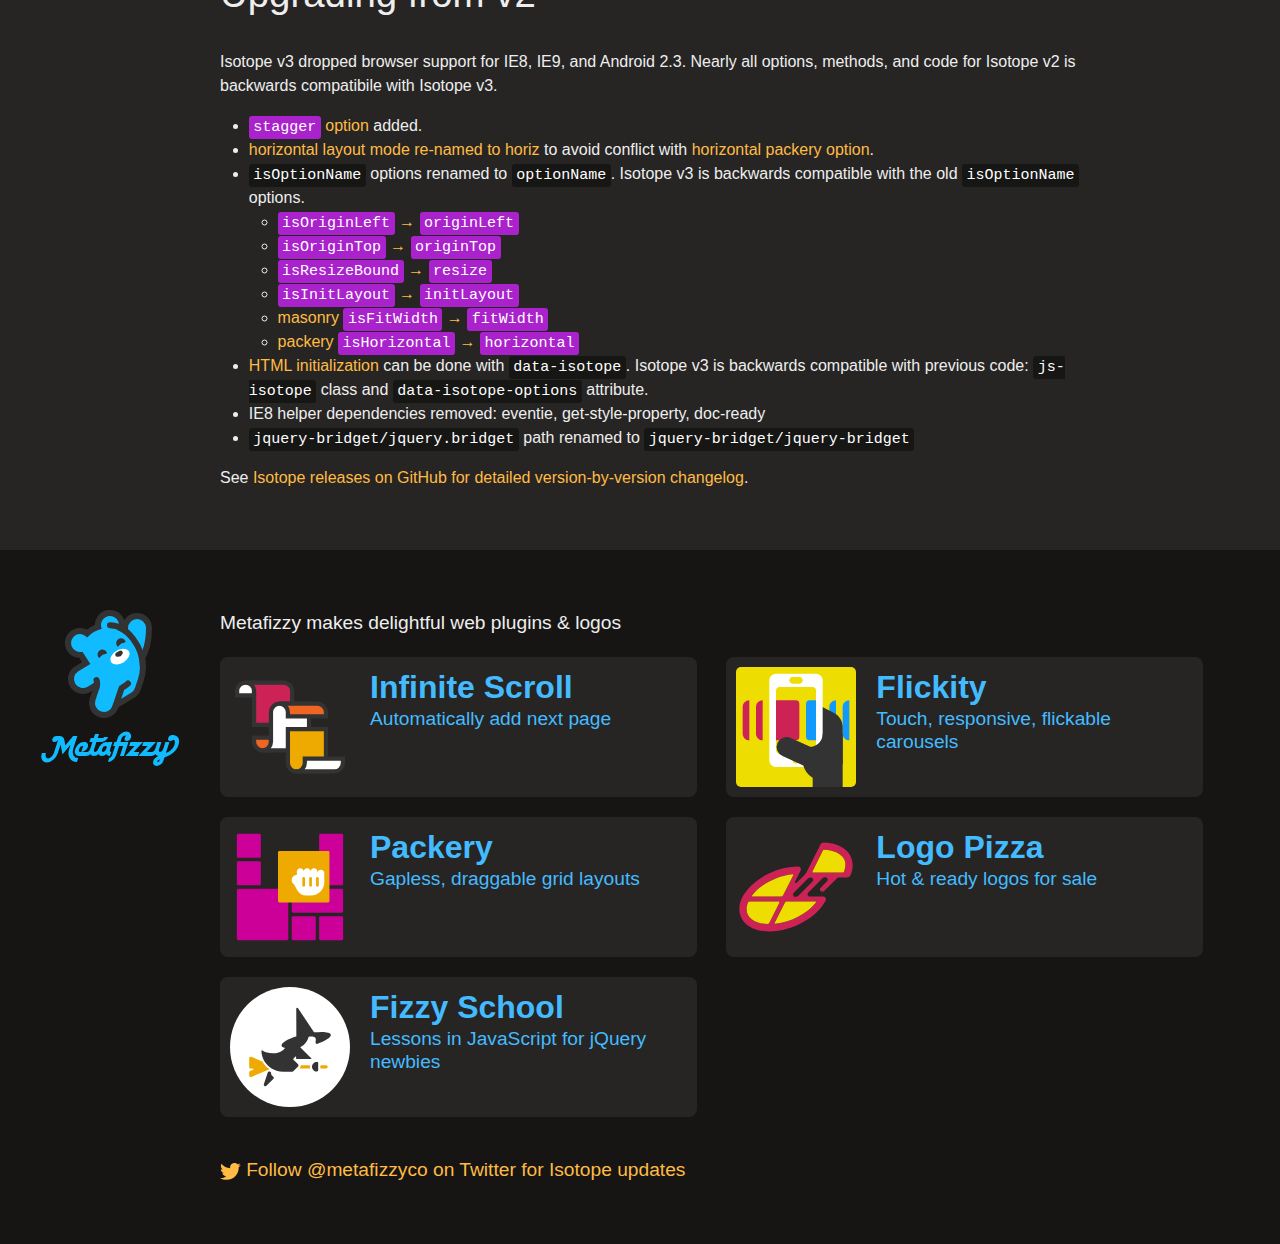
<file: js/isotope-docs/extras.html>
<!doctype html>
<html class="export" lang="en">
<head>
  <meta charset="utf-8">
  <meta name="viewport" content="width=device-width">
  <meta name="description" content="Filter &amp; sort magical layouts">

  <title>Isotope &#xB7; Extras</title>

    <!-- Isotope does not require any CSS files -->
    <link rel="stylesheet" href="css/isotope-docs.css?6" media="screen">

  <meta name="twitter:card" content="summary">
  <meta name="twitter:site" content="@metafizzyco">
  <meta name="twitter:url" content="https://isotope.metafizzy.co/extras.html">
  <meta name="twitter:title" content="Isotope Extras">
  <meta name="twitter:description" content="Filter &amp; sort magical layouts">

</head>
<body class="page--extras">


  <div class="nav">
    <h1 class="nav__title"><a href=".">Isotope</a></h1>
  
    <ol class="site-nav">
      <li class="site-nav__item site-nav__item--filtering">
        <a class="site-nav__item__link" href="filtering.html">Filtering</a></li>
      <li class="site-nav__item site-nav__item--sorting">
        <a class="site-nav__item__link" href="sorting.html">Sorting</a></li>
      <li class="site-nav__item site-nav__item--layout ">
        <a class="site-nav__item__link" href="layout.html">Layout</a>
      </li>
      <li class="site-nav__item site-nav__item--layout-modes sub-nav-parent">
        <a class="site-nav__item__link" href="layout-modes.html">Layout modes</a>
        <ul class="sub-nav">
            <li class="sub-nav__item sub-nav__item--masonry">
              <a class="sub-nav__item__link" href="layout-modes/masonry.html">masonry</a></li>
            <li class="sub-nav__item sub-nav__item--fitrows">
              <a class="sub-nav__item__link" href="layout-modes/fitrows.html">fitRows</a></li>
            <li class="sub-nav__item sub-nav__item--vertical">
              <a class="sub-nav__item__link" href="layout-modes/vertical.html">vertical</a></li>
            <li class="sub-nav__item sub-nav__item--packery">
              <a class="sub-nav__item__link" href="layout-modes/packery.html">packery</a></li>
            <li class="sub-nav__item sub-nav__item--cellsbyrow">
              <a class="sub-nav__item__link" href="layout-modes/cellsbyrow.html">cellsByRow</a></li>
            <li class="sub-nav__item sub-nav__item--masonryhorizontal">
              <a class="sub-nav__item__link" href="layout-modes/masonryhorizontal.html">masonryHorizontal</a></li>
            <li class="sub-nav__item sub-nav__item--fitcolumns">
              <a class="sub-nav__item__link" href="layout-modes/fitcolumns.html">fitColumns</a></li>
            <li class="sub-nav__item sub-nav__item--cellsbycolumn">
              <a class="sub-nav__item__link" href="layout-modes/cellsbycolumn.html">cellsByColumn</a></li>
            <li class="sub-nav__item sub-nav__item--horiz">
              <a class="sub-nav__item__link" href="layout-modes/horiz.html">horiz</a></li>
        </ul>
      </li>
      <li class="site-nav__item site-nav__item--options">
        <a class="site-nav__item__link" href="options.html">Options</a></li>
      <li class="site-nav__item site-nav__item--methods">
        <a class="site-nav__item__link" href="methods.html">Methods</a></li>
      <li class="site-nav__item site-nav__item--events">
        <a class="site-nav__item__link" href="events.html">Events</a></li>
      <li class="site-nav__item site-nav__item--extras">
        <a class="site-nav__item__link" href="extras.html">Extras</a></li>
      <li class="site-nav__item site-nav__item--license">
        <a class="site-nav__item__link" href="license.html">License</a></li>
      <li class="site-nav__item site-nav__item--faq">
        <a class="site-nav__item__link" href="faq.html">FAQ</a></li>
    </ol>
  
    <ul class="page-nav" data-js="page-nav">
<li class="page-nav__item page-nav__item--h2"><a href="#extra-examples">Extra examples</a></li>
<li class="page-nav__item page-nav__item--h2"><a href="#module-loaders">Module loaders</a></li>
<li class="page-nav__item page-nav__item--h3"><a href="#webpack">Webpack</a></li>
<li class="page-nav__item page-nav__item--h3"><a href="#requirejs">RequireJS</a></li>
<li class="page-nav__item page-nav__item--h3"><a href="#browserify">Browserify</a></li>
<li class="page-nav__item page-nav__item--h2"><a href="#bootstrap">Bootstrap</a></li>
<li class="page-nav__item page-nav__item--h2"><a href="#animating-item-size">Animating item size</a></li>
<li class="page-nav__item page-nav__item--h2"><a href="#web-fonts">Web fonts</a></li>
<li class="page-nav__item page-nav__item--h3"><a href="#typekit">Typekit</a></li>
<li class="page-nav__item page-nav__item--h2"><a href="#issues">Issues</a></li>
<li class="page-nav__item page-nav__item--h3"><a href="#reduced-test-cases">Reduced test cases</a></li>
<li class="page-nav__item page-nav__item--h3"><a href="#submitting-issues">Submitting issues</a></li>
<li class="page-nav__item page-nav__item--h2"><a href="#browser-support">Browser support</a></li>
<li class="page-nav__item page-nav__item--h2"><a href="#upgrading-from-v2">Upgrading from v2</a></li>
</ul>
  </div>


  <div id="content" class="main">
    <div class="container">
        <h1>Extras</h1>



<h2 id="extra-examples">Extra examples</h2>

<ul>
  <li><a href="https://codepen.io/desandro/pen/owAyG/">Combination filters with functions</a>, <a href="https://codepen.io/desandro/pen/pOjMdx">vanilla JS</a></li>
  <li><a href="https://codepen.io/desandro/pen/GBJERB">Combination filters with &lt;select&gt;s</a></li>
  <li><a href="https://codepen.io/desandro/pen/WyOZjx">Combination filters with search</a></li>
  <li><a href="https://codepen.io/desandro/pen/JGKyrY">Combination inclusive filters with checkboxes</a> and <a href="https://codepen.io/desandro/pen/GFbAs">Combination inclusive and exclusive filters with selects and checkboxes</a>. Explanation on <a href="https://github.com/metafizzy/isotope/issues/771#issuecomment-50991110">issue #771</a>.</li>
  <li><a href="https://codepen.io/desandro/pen/MebyMR">Combination filters, inclusive within a group, exclusive outside groups</a></li>
  <li><a href="https://codepen.io/desandro/pen/NgqxjW">Combination filters with checkboxes and URL hash</a>, see <a href="https://s.codepen.io/desandro/debug/NgqxjW#filter=.green%2C.orange">debug view for URL hash</a></li>
  <li><a href="https://codepen.io/desandro/pen/zrMXQv">Inclusive combination filters with toggle buttons</a></li>
  <li><a href="https://codepen.io/desandro/pen/pyxwem/">Updating filter counts on buttons</a></li>
  <li><a href="https://codepen.io/desandro/pen/Kpvyd">Reveal items on init</a></li>
  <li><a href="https://codepen.io/desandro/pen/AEslp">Only filter items, no layout</a>. For <a href="https://github.com/metafizzy/isotope/issues/675#issuecomment-40675160">issue #675</a></li>
  <li><a href="https://codepen.io/desandro/pen/mCdbD">Search and filter buttons</a></li>
  <li><a href="https://codepen.io/desandro/pen/bsHix">Reveal each image as they load</a></li>
  <li><a href="https://codepen.io/desandro/pen/vEJbNr">Filtering with toggle on/off buttons</a></li>
  <li><a href="https://codepen.io/desandro/pen/vErxXj">Filtering with URL hash</a>. View <a href="https://s.codepen.io/desandro/debug/vErxXj#filter=%3Anot(.transition)">debug version</a> to see filter in URL hash.</li>
  <li><a href="https://codepen.io/desandro/pen/zGZywM">Sorting by selected category</a>. For <a href="https://github.com/metafizzy/isotope/issues/901">issue #901</a></li>
  <li><a href="https://codepen.io/desandro/pen/dXYBRE">Sort clicked item first</a></li>
  <li><a href="https://codepen.io/desandro/pen/pbkbBO">Update filtered item count</a></li>
  <li><a href="https://codepen.io/desandro/pen/qjXKBp">Fade in from bottom with visibleStyle &amp; hiddenStyle</a></li>
  <li><a href="https://codepen.io/desandro/pen/OQwEgK">Sorting, normalize upper &amp; lowercase text</a></li>
  <li><a href="https://codepen.io/desandro/pen/WJoOrM/">Sort by a selector, change opacity of selected and unselected items</a></li>
</ul>


<h2 id="module-loaders">Module loaders</h2>


<h3 id="webpack">Webpack</h3>

<p>Install Isotope with npm.</p>

<pre><code class="bash">npm install isotope-layout
</code></pre>

<p>You can then <code>require(<span class="string">&apos;isotope-layout&apos;</span>)</code>.</p>

<pre><code class="js"><span class="comment">// main.js</span>
<span class="keyword">var</span> <span class="isotope_keyword">Isotope</span> = <span class="built_in">require</span>(<span class="string">&apos;isotope-layout&apos;</span>);

<span class="keyword">var</span> <span class="isotope_var">iso</span> = <span class="keyword">new</span> <span class="isotope_keyword">Isotope</span>( <span class="string">&apos;.grid&apos;</span>, {
  <span class="comment">// options...</span>
});
</code></pre>

<p>Run webpack.</p>


<pre><code class="bash">webpack main.js bundle.js
</code></pre>

<p>Install and require <a href="layout-modes.html#included-modes">layout modes that are not included</a>.</p>

<pre><code class="bash">npm install isotope-cells-by-row
</code></pre>

<pre><code class="js"><span class="keyword">var</span> <span class="isotope_keyword">Isotope</span> = <span class="built_in">require</span>(<span class="string">&apos;isotope-layout&apos;</span>);
<span class="comment">// add cellsByRow layout mode</span>
<span class="built_in">require</span>(<span class="string">&apos;isotope-cells-by-row&apos;</span>)

<span class="keyword">var</span> <span class="isotope_var">iso</span> = <span class="keyword">new</span> <span class="isotope_keyword">Isotope</span>( <span class="string">&apos;.grid&apos;</span>, {
  <span class="attr">layoutMode</span>: <span class="string">&apos;cellsByRow&apos;</span>
});
</code></pre>

<p id="browserify-jquery">To use Isotope as a jQuery plugin with Browserify, you need to use <a href="https://www.npmjs.com/package/jquery-bridget">jQuery Bridget</a></p>

<pre><code class="bash">npm install jquery
npm install jquery-bridget
</code></pre>

<pre><code class="js"><span class="keyword">var</span> $ = <span class="built_in">require</span>(<span class="string">&apos;jquery&apos;</span>);
<span class="keyword">var</span> jQueryBridget = <span class="built_in">require</span>(<span class="string">&apos;jquery-bridget&apos;</span>);
<span class="keyword">var</span> <span class="isotope_keyword">Isotope</span> = <span class="built_in">require</span>(<span class="string">&apos;isotope-layout&apos;</span>);
<span class="comment">// make Isotope a jQuery plugin</span>
jQueryBridget( <span class="string">&apos;isotope&apos;</span>, <span class="isotope_keyword">Isotope</span>, $ );
<span class="comment">// now you can use $().isotope()</span>
$(<span class="string">&apos;.grid&apos;</span>).isotope({
  <span class="comment">// options...</span>
});
</code></pre>



<h3 id="requirejs">RequireJS</h3>

<p>Isotope supports <a href="http://requirejs.org">RequireJS</a>.</p>

<p>You can require <a href="isotope.pkgd.js">isotope.pkgd.js</a>.</p>

<pre><code class="js">requirejs( [
  <span class="string">&apos;path/to/isotope.pkgd.js&apos;</span>,
], <span class="function"><span class="keyword">function</span>(<span class="params"> Isotope </span>) </span>{
  <span class="keyword">var</span> <span class="isotope_var">iso</span> = <span class="keyword">new</span> <span class="isotope_keyword">Isotope</span>( <span class="string">&apos;.grid&apos;</span>, {...});
});
</code></pre>

<p id="requirejs-layout-modes">Any <a href="layout-modes.html#included-modes">layout mode that&#x2019;s not included</a>, will need to be required separately</p>

<pre><code class="js">requirejs( [
  <span class="string">&apos;path/to/isotope.pkgd.js&apos;</span>,
  <span class="string">&apos;path/to/masonry-horizontal.js&apos;</span>
], <span class="function"><span class="keyword">function</span>(<span class="params"> Isotope </span>) </span>{
  <span class="keyword">var</span> <span class="isotope_var">iso</span> = <span class="keyword">new</span> <span class="isotope_keyword">Isotope</span>( <span class="string">&apos;.grid&apos;</span>, {
    <span class="attr">layoutMode</span>: <span class="string">&apos;masonryHorizontal&apos;</span>
  });
});
</code></pre>

<p id="requirejs-pkgd-jquery">To use Isotope as a jQuery plugin with RequireJS and isotope.pkgd.js, you need to run jQuery bridget.</p>


<pre><code class="js"><span class="comment">// require the require function</span>
requirejs( [ <span class="string">&apos;require&apos;</span>, <span class="string">&apos;jquery&apos;</span>, <span class="string">&apos;path/to/isotope.pkgd.js&apos;</span> ],
  <span class="function"><span class="keyword">function</span>(<span class="params"> require, $, Isotope </span>) </span>{
    <span class="comment">// require jquery-bridget, it&apos;s included in isotope.pkgd.js</span>
    <span class="built_in">require</span>( [ <span class="string">&apos;jquery-bridget/jquery-bridget&apos;</span> ],
    <span class="function"><span class="keyword">function</span>(<span class="params"> jQueryBridget </span>) </span>{
      <span class="comment">// make Isotope a jQuery plugin</span>
      jQueryBridget( <span class="string">&apos;isotope&apos;</span>, <span class="isotope_keyword">Isotope</span>, $ );
      <span class="comment">// now you can use $().isotope()</span>
      $(<span class="string">&apos;.grid&apos;</span>).isotope({...});
    }
  );
});
</code></pre>



<h3 id="browserify">Browserify</h3>

<p>Isotope works with <a href="http://browserify.org">Browserify</a>. <a href="https://www.npmjs.com/package/isotope-layout">Install Isotope with npm</a>.</p>

<pre><code>npm install isotope-layout
</code></pre>

<pre><code class="js"><span class="keyword">var</span> <span class="isotope_keyword">Isotope</span> = <span class="built_in">require</span>(<span class="string">&apos;isotope-layout&apos;</span>);

<span class="keyword">var</span> <span class="isotope_var">iso</span> = <span class="keyword">new</span> <span class="isotope_keyword">Isotope</span>( <span class="string">&apos;.grid&apos;</span>, {
  <span class="comment">// options...</span>
});
</code></pre>

<p>Layout modes and jQuery plugin functionality need to be installed separately, similar to <a href="#webpack">using Webpack</a>.</p>


<h2 id="bootstrap">Bootstrap</h2>

<p>You can use Isotope layouts with <a href="http://getbootstrap.com/css/#grid">Bootstrap grid system</a>. This example will display a fluid grid of 3 columns, using <code>col-xs-4</code> as <a href="layout-modes/masonry.html#columnwidth"><code>columnWidth</code></a>.</p>

<div class="example">
  <div class="example__code">
<pre><code class="html"><span class="tag">&lt;<span class="name">div</span> <span class="attr">class</span>=<span class="string">&quot;container-fluid&quot;</span>&gt;</span>
  <span class="comment">&lt;!-- add extra container element for Masonry --&gt;</span>
  <span class="tag">&lt;<span class="name">div</span> <span class="attr">class</span>=<span class="string">&quot;grid&quot;</span>&gt;</span>
    <span class="comment">&lt;!-- add sizing element for columnWidth --&gt;</span>
    <span class="tag">&lt;<span class="name">div</span> <span class="attr">class</span>=<span class="string">&quot;grid-sizer col-xs-4&quot;</span>&gt;</span><span class="tag">&lt;/<span class="name">div</span>&gt;</span>
    <span class="comment">&lt;!-- items use Bootstrap .col- classes --&gt;</span>
    <span class="tag">&lt;<span class="name">div</span> <span class="attr">class</span>=<span class="string">&quot;grid-item col-xs-8&quot;</span>&gt;</span>
      <span class="comment">&lt;!-- wrap item content in its own element --&gt;</span>
      <span class="tag">&lt;<span class="name">div</span> <span class="attr">class</span>=<span class="string">&quot;grid-item-content&quot;</span>&gt;</span>...<span class="tag">&lt;/<span class="name">div</span>&gt;</span>
    <span class="tag">&lt;/<span class="name">div</span>&gt;</span>
    <span class="tag">&lt;<span class="name">div</span> <span class="attr">class</span>=<span class="string">&quot;grid-item col-xs-4&quot;</span>&gt;</span>
      <span class="tag">&lt;<span class="name">div</span> <span class="attr">class</span>=<span class="string">&quot;grid-item-content&quot;</span>&gt;</span>...<span class="tag">&lt;/<span class="name">div</span>&gt;</span>
    <span class="tag">&lt;/<span class="name">div</span>&gt;</span>
    ...
  <span class="tag">&lt;/<span class="name">div</span>&gt;</span>
<span class="tag">&lt;/<span class="name">div</span>&gt;</span>
</code></pre>

<pre><code class="js">$(<span class="string">&apos;.grid&apos;</span>).isotope({
  <span class="attr">itemSelector</span>: <span class="string">&apos;.grid-item&apos;</span>, <span class="comment">// use a separate class for itemSelector, other than .col-</span>
  percentPosition: <span class="literal">true</span>,
  <span class="attr">masonry</span>: {
    <span class="attr">columnWidth</span>: <span class="string">&apos;.grid-sizer&apos;</span>
  }
});
</code></pre>
  </div>
  <div class="example__demo">
  
    <div class="bootstrap-3__container-fluid">
      <div class="grid js-masonry" data-masonry-options="{ &quot;itemSelector&quot;: &quot;.bootstrap-3__grid-item&quot;, &quot;columnWidth&quot;: &quot;.grid-sizer&quot;, &quot;percentPosition&quot;: true }">
        <div class="grid-sizer bootstrap-3__col-xs-4"></div>
        <div class="bootstrap-3__grid-item bootstrap-3__col-xs-8">
          <div class="bootstrap-3__grid-item-content"></div>
        </div>
        <div class="bootstrap-3__grid-item bootstrap-3__col-xs-4">
          <div class="bootstrap-3__grid-item-content"></div>
        </div>
        <div class="bootstrap-3__grid-item bootstrap-3__col-xs-4">
          <div class="bootstrap-3__grid-item-content bootstrap-3__grid-item-content--height2"></div>
        </div>
        <div class="bootstrap-3__grid-item bootstrap-3__col-xs-8">
          <div class="bootstrap-3__grid-item-content"></div>
        </div>
        <div class="bootstrap-3__grid-item bootstrap-3__col-xs-4">
          <div class="bootstrap-3__grid-item-content bootstrap-3__grid-item-content--height2"></div>
        </div>
        <div class="bootstrap-3__grid-item bootstrap-3__col-xs-4">
          <div class="bootstrap-3__grid-item-content"></div>
        </div>
        <div class="bootstrap-3__grid-item bootstrap-3__col-xs-4">
          <div class="bootstrap-3__grid-item-content"></div>
        </div>
      </div>
  
    </div>
  
    <p class="edit-demo">
        <a href="https://codepen.io/desandro/pen/yeezdp">Edit this demo on CodePen</a>
    </p>
  </div>
</div>

<p>Use multiple <code>.col-</code> classes on item elements to use Bootstrap&#x2019;s grid media queries to responsively change column sizes. This example will use 2, then 3, then 4 columns at different screen sizes.</p>

<div class="example">
  <div class="example__code">
<pre><code class="html"><span class="tag">&lt;<span class="name">div</span> <span class="attr">class</span>=<span class="string">&quot;container-fluid&quot;</span>&gt;</span>
  <span class="tag">&lt;<span class="name">div</span> <span class="attr">class</span>=<span class="string">&quot;grid&quot;</span>&gt;</span>
    <span class="comment">&lt;!-- 2 col grid @ xs, 3 col grid @ sm, 4 col grid @ md --&gt;</span>
    <span class="tag">&lt;<span class="name">div</span> <span class="attr">class</span>=<span class="string">&quot;grid-sizer col-xs-6 col-sm-4 col-md-3&quot;</span>&gt;</span><span class="tag">&lt;/<span class="name">div</span>&gt;</span>
    <span class="comment">&lt;!-- 1 col @ xs, 2 col @ sm, 2 col @ md --&gt;</span>
    <span class="tag">&lt;<span class="name">div</span> <span class="attr">class</span>=<span class="string">&quot;grid-item col-xs-6 col-sm-8 col-md-6&quot;</span>&gt;</span>
      <span class="tag">&lt;<span class="name">div</span> <span class="attr">class</span>=<span class="string">&quot;grid-item-content&quot;</span>&gt;</span>...<span class="tag">&lt;/<span class="name">div</span>&gt;</span>
    <span class="tag">&lt;/<span class="name">div</span>&gt;</span>
    <span class="comment">&lt;!-- 1 col @ xs, 1 col @ sm, 1 col @ md --&gt;</span>
    <span class="tag">&lt;<span class="name">div</span> <span class="attr">class</span>=<span class="string">&quot;grid-item col-xs-6 col-sm-4 col-md-3&quot;</span>&gt;</span>
      <span class="tag">&lt;<span class="name">div</span> <span class="attr">class</span>=<span class="string">&quot;grid-item-content&quot;</span>&gt;</span>...<span class="tag">&lt;/<span class="name">div</span>&gt;</span>
    <span class="tag">&lt;/<span class="name">div</span>&gt;</span>
    ...
  <span class="tag">&lt;/<span class="name">div</span>&gt;</span>
<span class="tag">&lt;/<span class="name">div</span>&gt;</span>
</code></pre>
  </div>
  <div class="example__demo">
  
    <div class="bootstrap-3__container-fluid">
      <div class="grid js-masonry" data-masonry-options="{ &quot;itemSelector&quot;: &quot;.bootstrap-3__grid-item&quot;, &quot;columnWidth&quot;: &quot;.grid-sizer&quot;, &quot;percentPosition&quot;: true }">
        <div class="grid-sizer bootstrap-3__col-xs-6 bootstrap-3__col-sm-4 bootstrap-3__col-md-3"></div>
        <div class="bootstrap-3__grid-item bootstrap-3__col-xs-6 bootstrap-3__col-sm-8 bootstrap-3__col-md-6">
          <div class="bootstrap-3__grid-item-content"></div>
        </div>
        <div class="bootstrap-3__grid-item bootstrap-3__col-xs-6 bootstrap-3__col-sm-4 bootstrap-3__col-md-3">
          <div class="bootstrap-3__grid-item-content"></div>
        </div>
        <div class="bootstrap-3__grid-item bootstrap-3__col-xs-6 bootstrap-3__col-sm-4 bootstrap-3__col-md-3">
          <div class="bootstrap-3__grid-item-content bootstrap-3__grid-item-content--height2"></div>
        </div>
        <div class="bootstrap-3__grid-item bootstrap-3__col-xs-6 bootstrap-3__col-sm-8 bootstrap-3__col-md-6">
          <div class="bootstrap-3__grid-item-content"></div>
        </div>
        <div class="bootstrap-3__grid-item bootstrap-3__col-xs-6 bootstrap-3__col-sm-4 bootstrap-3__col-md-3">
          <div class="bootstrap-3__grid-item-content bootstrap-3__grid-item-content--height2"></div>
        </div>
        <div class="bootstrap-3__grid-item bootstrap-3__col-xs-6 bootstrap-3__col-sm-4 bootstrap-3__col-md-3">
          <div class="bootstrap-3__grid-item-content"></div>
        </div>
        <div class="bootstrap-3__grid-item bootstrap-3__col-xs-6 bootstrap-3__col-sm-4 bootstrap-3__col-md-3">
          <div class="bootstrap-3__grid-item-content"></div>
        </div>
      </div>
  
    </div>
  
    <p class="edit-demo">
        <a href="https://codepen.io/desandro/pen/addLrQ">Edit this demo on CodePen</a>
    </p>
  </div>
</div>


<h2 id="animating-item-size">Animating item size</h2>

<p>You cannot transition or animate the size of an item element <em>and</em> properly lay out. But there is a trick &#x2014; you can animate a child element of the item element.</p>

<div class="duo example">
  <div class="duo__cell example__code">
<pre><code class="html"><span class="tag">&lt;<span class="name">div</span> <span class="attr">class</span>=<span class="string">&quot;grid&quot;</span>&gt;</span>
  <span class="comment">&lt;!-- items have grid-item-content child elements --&gt;</span>
  <span class="tag">&lt;<span class="name">div</span> <span class="attr">class</span>=<span class="string">&quot;grid-item&quot;</span>&gt;</span>
    <span class="tag">&lt;<span class="name">div</span> <span class="attr">class</span>=<span class="string">&quot;grid-item-content&quot;</span>&gt;</span><span class="tag">&lt;/<span class="name">div</span>&gt;</span>
  <span class="tag">&lt;/<span class="name">div</span>&gt;</span>
  ...
</code></pre>

<pre><code class="css"><span class="comment">/* item is invisible, but used for layout
item-content is visible, and transitions size */</span>
<span class="selector-class">.grid-item</span>,
<span class="selector-class">.grid-item-content</span> {
  <span class="attribute">width</span>: <span class="number">60px</span>;
  <span class="attribute">height</span>: <span class="number">60px</span>;
}
<span class="selector-class">.grid-item-content</span> {
  <span class="attribute">background</span>: <span class="number">#09D</span>;
  <span class="attribute">transition</span>: width <span class="number">0.4s</span>, height <span class="number">0.4s</span>;
}

<span class="comment">/* both item and item content change size */</span>
<span class="selector-class">.grid-item</span><span class="selector-class">.is-expanded</span>,
<span class="selector-class">.grid-item</span><span class="selector-class">.is-expanded</span> <span class="selector-class">.grid-item-content</span> {
  <span class="attribute">width</span>: <span class="number">180px</span>;
  <span class="attribute">height</span>: <span class="number">120px</span>;
}
</code></pre>
  </div>
  <div class="duo__cell example__demo" data-js="animate-item-size">
    <p class="instruction">Click to item to toggle size</p>
    <div class="grid">
      <div class="animate-item-size-item">
        <div class="animate-item-size-item__content"></div>
      </div>
      <div class="animate-item-size-item">
        <div class="animate-item-size-item__content"></div>
      </div>
      <div class="animate-item-size-item">
        <div class="animate-item-size-item__content"></div>
      </div>
      <div class="animate-item-size-item">
        <div class="animate-item-size-item__content"></div>
      </div>
      <div class="animate-item-size-item">
        <div class="animate-item-size-item__content"></div>
      </div>
      <div class="animate-item-size-item">
        <div class="animate-item-size-item__content"></div>
      </div>
      <div class="animate-item-size-item">
        <div class="animate-item-size-item__content"></div>
      </div>
      <div class="animate-item-size-item">
        <div class="animate-item-size-item__content"></div>
      </div>
      <div class="animate-item-size-item">
        <div class="animate-item-size-item__content"></div>
      </div>
      <div class="animate-item-size-item">
        <div class="animate-item-size-item__content"></div>
      </div>
      <div class="animate-item-size-item">
        <div class="animate-item-size-item__content"></div>
      </div>
      <div class="animate-item-size-item">
        <div class="animate-item-size-item__content"></div>
      </div>
      <div class="animate-item-size-item">
        <div class="animate-item-size-item__content"></div>
      </div>
      <div class="animate-item-size-item">
        <div class="animate-item-size-item__content"></div>
      </div>
      <div class="animate-item-size-item">
        <div class="animate-item-size-item__content"></div>
      </div>
    </div>
    <p class="edit-demo">
        <a href="https://codepen.io/desandro/pen/jnhAi">Edit this demo</a>
        or <a href="https://codepen.io/desandro/pen/fztmB">vanilla JS demo</a> on CodePen
    </p>
  </div>
</div>

<p>This technique works on items with responsive, percentage widths. Although, it does require a bit more JS. <a href="https://codepen.io/desandro/pen/jGJKL">Check out the example on CodePen</a> to see how it&#x2019;s done.</p>

<div class="duo example">
  <div class="duo__cell example__code">
<pre><code class="css"><span class="selector-class">.grid-item</span> {
  <span class="attribute">width</span>: <span class="number">20%</span>;
  <span class="attribute">height</span>: <span class="number">60px</span>;
}

<span class="selector-class">.grid-item-content</span> {
  <span class="attribute">width</span>:  <span class="number">100%</span>;
  <span class="attribute">height</span>: <span class="number">100%</span>;
  <span class="attribute">background</span>: <span class="number">#09D</span>;
  <span class="attribute">transition</span>: width <span class="number">0.4s</span>, height <span class="number">0.4s</span>;
}
<span class="comment">/* item has expanded size */</span>
<span class="selector-class">.grid-item</span><span class="selector-class">.is-expanded</span> {
  <span class="attribute">width</span>: <span class="number">60%</span>;
  <span class="attribute">height</span>: <span class="number">120px</span>;
}
</code></pre>
  </div>
  <div class="duo__cell example__demo" data-js="animate-item-size-responsive">
    <p class="instruction">Click to item to toggle size</p>
    <div class="grid grid--animate-item-size-responsive">
      <div class="grid-sizer"></div>
      <div class="animate-item-size-item">
        <div class="animate-item-size-item__content"></div>
      </div>
      <div class="animate-item-size-item">
        <div class="animate-item-size-item__content"></div>
      </div>
      <div class="animate-item-size-item">
        <div class="animate-item-size-item__content"></div>
      </div>
      <div class="animate-item-size-item">
        <div class="animate-item-size-item__content"></div>
      </div>
      <div class="animate-item-size-item">
        <div class="animate-item-size-item__content"></div>
      </div>
      <div class="animate-item-size-item">
        <div class="animate-item-size-item__content"></div>
      </div>
      <div class="animate-item-size-item">
        <div class="animate-item-size-item__content"></div>
      </div>
      <div class="animate-item-size-item">
        <div class="animate-item-size-item__content"></div>
      </div>
      <div class="animate-item-size-item">
        <div class="animate-item-size-item__content"></div>
      </div>
      <div class="animate-item-size-item">
        <div class="animate-item-size-item__content"></div>
      </div>
      <div class="animate-item-size-item">
        <div class="animate-item-size-item__content"></div>
      </div>
      <div class="animate-item-size-item">
        <div class="animate-item-size-item__content"></div>
      </div>
      <div class="animate-item-size-item">
        <div class="animate-item-size-item__content"></div>
      </div>
      <div class="animate-item-size-item">
        <div class="animate-item-size-item__content"></div>
      </div>
      <div class="animate-item-size-item">
        <div class="animate-item-size-item__content"></div>
      </div>
    </div>
    <p class="edit-demo">
        <a href="https://codepen.io/desandro/pen/utGrv">Edit this demo</a>
        or <a href="https://codepen.io/desandro/pen/jeLKl">vanilla JS demo</a> on CodePen
    </p>
  </div>

</div>


<h2 id="web-fonts">Web fonts</h2>

<p>Like images, unloaded web fonts can throw off Isotope. To resolve this, trigger <a href="methods.html#layout"><code>layout</code></a> after fonts have been loaded. Both Typekit and Google WebFont Loader provide font events to control scripts based on how fonts are loaded.</p>

<ul>
  <li><a href="http://blog.typekit.com/2010/10/18/more-control-with-typekits-font-events/">Typekit font events</a></li>
  <li><a href="https://developers.google.com/webfonts/docs/webfont_loader#Events">Google WebFont Loader: Events</a></li>
</ul>


<h3 id="typekit">Typekit</h3>

<p>Try the script below when using Isotope on a page with Typekit. This will trigger Isotope when the document is ready and again when fonts have loaded. Be sure to remove Typekit&#x2019;s default script, <code>try{Typekit.load();}catch(e){}</code>.</p>

<pre><code class="js"><span class="keyword">var</span> <span class="jquery_var">$grid</span>;

<span class="function"><span class="keyword">function</span> <span class="title">triggerIsotope</span>(<span class="params"></span>) </span>{
  <span class="comment">// don&apos;t proceed if $grid has not been selected</span>
  <span class="keyword">if</span> ( !<span class="jquery_var">$grid</span> ) {
    <span class="keyword">return</span>;
  }
  <span class="comment">// init Isotope</span>
  <span class="jquery_var">$grid</span>.isotope({
    <span class="comment">// options</span>
  });
}
<span class="comment">// trigger Isotope on document ready</span>
$(<span class="function"><span class="keyword">function</span>(<span class="params"></span>)</span>{
  <span class="jquery_var">$grid</span> = $(<span class="string">&apos;.grid&apos;</span>);
  triggerIsotope();
});
<span class="comment">// trigger Isotope when fonts have loaded</span>
Typekit.load({
  <span class="attr">active</span>: triggerIsotope,
  <span class="attr">inactive</span>: triggerIsotope
});
</code></pre>

<pre><code class="js"><span class="comment">// or with vanilla JS</span>
<span class="keyword">var</span> grid, <span class="isotope_var">iso</span>;

<span class="function"><span class="keyword">function</span> <span class="title">triggerIsotope</span>(<span class="params"></span>) </span>{
  <span class="comment">// don&apos;t proceed if doc isn&apos;t ready</span>
  <span class="keyword">if</span> ( !grid ) {
    <span class="keyword">return</span>;
  }
  <span class="comment">// init Isotope</span>
  <span class="isotope_var">iso</span> = <span class="keyword">new</span> <span class="isotope_keyword">Isotope</span>( grid, {
    <span class="comment">// options</span>
  });
}
<span class="comment">// initialize Isotope on document ready</span>
<span class="built_in">document</span>.addEventListener( <span class="string">&apos;DOMContentLoaded&apos;</span>, <span class="function"><span class="keyword">function</span>(<span class="params"></span>) </span>{
  <span class="keyword">var</span> grid = <span class="built_in">document</span>.querySelector(<span class="string">&apos;.grid&apos;</span>);
  triggerIsotope();
});
<span class="comment">// trigger Isotope when fonts have loaded</span>
Typekit.load({
  <span class="attr">active</span>: triggerIsotope,
  <span class="attr">inactive</span>: triggerIsotope
});
</code></pre>


<h2 id="issues">Issues</h2>

<h3 id="reduced-test-cases">Reduced test cases</h3>

<p>Creating a reduced test case is the best way to debug problems and report issues. Read <a href="https://css-tricks.com/reduced-test-cases/">CSS Tricks</a> on why they&#x2019;re so great.</p>

<p>Create a reduced test case for Isotope by forking any one of the <a href="https://codepen.io/desandro/tag/isotope-docs">CodePen demos</a> from these docs.</p>

<ul>
  <li>A reduced test case clearly demonstrates the bug or issue.</li>
  <li>It contains the bare minimum HTML, CSS, and JavaScript required to demonstrate the bug.</li>
  <li>A link to your production site is <b>not</b> a reduced test case.</li>
</ul>

<p>Creating a reduced test case is the best way to get your issue addressed. They help you point out the problem. They help us debug the problem. They help others understand the problem.</p>


<h3 id="submitting-issues">Submitting issues</h3>

<p>Report <a href="https://github.com/metafizzy/isotope/issues/">issues on GitHub</a>. Make sure to include a <strong>reduced test case</strong>. Without a reduced test case, your issue may be closed.</p>


<h2 id="browser-support">Browser support</h2>

<p>Isotope v3 supports IE10+, Android 4+, Safari for iOS 5+, Firefox 16+, and Chrome 12+.</p>

<p>For IE8+ and Android 2.3 support, try <a href="https://isotope.metafizzy.co/v2">Isotope v2</a>.</p>


<h2 id="upgrading-from-v2">Upgrading from v2</h2>

<p>Isotope v3 dropped browser support for IE8, IE9, and Android 2.3. Nearly all options, methods, and code for Isotope v2 is backwards compatibile with Isotope v3.</p>

<ul>
  <li><a href="options.html#stagger"><code>stagger</code> option</a> added.</li>
  <li><a href="layout-modes/horiz.html">horizontal layout mode re-named to horiz</a> to avoid conflict with <a href="layout-modes/packery.html#horizontal">horizontal packery option</a>.</li>
  <li><code>isOptionName</code> options renamed to <code>optionName</code>. Isotope v3 is backwards compatible with the old <code>isOptionName</code> options.
    <ul>
      <li><a href="options.html#originleft"><code>isOriginLeft</code> &#x2192; <code>originLeft</code></a></li>
      <li><a href="options.html#origintop"><code>isOriginTop</code> &#x2192; <code>originTop</code></a></li>
      <li><a href="options.html#resize"><code>isResizeBound</code> &#x2192; <code>resize</code></a></li>
      <li><a href="options.html#initlayout"><code>isInitLayout</code> &#x2192; <code>initLayout</code></a></li>
      <li><a href="layout-modes/masonry.html#fitwidth">masonry <code>isFitWidth</code> &#x2192; <code>fitWidth</code></a></li>
      <li><a href="layout-modes/packery.html#horizontal">packery <code>isHorizontal</code> &#x2192; <code>horizontal</code></a></li>
    </ul>
  </li>
  <li><a href=".#initialize-in-html">HTML initialization</a> can be done with <code>data-isotope</code>.  Isotope v3 is backwards compatible with previous code: <code>js-isotope</code> class and <code>data-isotope-options</code> attribute.</li>
  <li>IE8 helper dependencies removed: eventie, get-style-property, doc-ready</li>
  <li><code>jquery-bridget/jquery.bridget</code> path renamed to <code>jquery-bridget/jquery-bridget</code></li>
</ul>

<p>See <a href="https://github.com/metafizzy/isotope/releases">Isotope releases on GitHub for detailed version-by-version changelog</a>.</p>


    </div>
  </div>

  <footer class="site-footer">
  
    <div class="container">
  
      <p class="site-footer__copy">Metafizzy makes delightful web plugins &amp; logos</p>
  
      <div class="showcase">
      
        <ul class="showcase-item-list">
      
            <li class="showcase-item">
              <a class="showcase-item__link" href="https://infinite-scroll.com">
                <div class="showcase-item__image">
                    <svg class="infinite-scroll-illo" xmlns="http://www.w3.org/2000/svg" viewbox="0 0 520 520" width="200" height="200">
                      <path class="infinite-scroll-illo__page infinite-scroll-illo__page--back" d="M90,110H10V90c0-22,18-40,40-40h40V110z"/>
                      <path class="infinite-scroll-illo__page infinite-scroll-illo__page--front1" d="M270,90L270,90c0-22-18-40-40-40h0H50h0c22,0,40,18,40,40v0v0v160h180V90z"/>
                      <path class="infinite-scroll-illo__page infinite-scroll-illo__page--front2" d="M170,330v-20H90v20v0c0,22,18,40,40,40h0h40V330z"/>
                      <path class="infinite-scroll-illo__page infinite-scroll-illo__page--back" d="M350,150H210c-22,0-40,18-40,40v140v0c0,22-18,40-40,40h0h220V150z"/>
                      <path class="infinite-scroll-illo__page infinite-scroll-illo__page--front3" d="M430,470V270H250v160c0,22,18,40,40,40H430z"/>
                      <path class="infinite-scroll-illo__page infinite-scroll-illo__page--front2" d="M250,190v20h180v-20c0-22-18-40-40-40H210h0C232,150,250,168,250,190L250,190z"/>
                      <path class="infinite-scroll-illo__page infinite-scroll-illo__page--back" d="M330,410v20v0c0,22-18,40-40,40h0h180c22,0,40-18,40-40v-20H330z"/>
                    </svg>
                </div>
                <div class="showcase-item__text">
                  <h3 class="showcase-item__title">Infinite Scroll</h3>
                  <p class="showcase-item__description">Automatically add next page</p>
                </div>
              </a>
            </li>
      
            <li class="showcase-item">
              <a class="showcase-item__link" href="https://flickity.metafizzy.co">
                <div class="showcase-item__image">
                    <svg class="flickity-illo" xmlns="http://www.w3.org/2000/svg" viewbox="0 0 360 360" width="100" height="100">
                      <path class="flickity-illo__color1" fill="#19F" d="M300 220L300 220c-11 0-20-9-20-20v-80c0-11 9-20 20-20h0V220z"/>
                      <path class="flickity-illo__color1" fill="#19F" d="M340 220L340 220c-11 0-20-9-20-20v-80c0-11 9-20 20-20h0V220z"/>
                      <path class="flickity-illo__color2" fill="#333" d="M320 290V180c0-18-10-35-27-43L240 110v180H320z"/>
                      <path class="flickity-illo__color3" fill="white" d="M240 300H120c-11 0-20-9-20-20V40c0-11 9-20 20-20h120c11 0 20 9 20 20v240C260 291 251 300 240 300z"/>
                      <path class="flickity-illo__color4" fill="#ED0" d="M230 260H130c-6 0-10-5-10-10V70c0-6 5-10 10-10h100c6 0 10 5 10 10v180 C240 256 236 260 230 260z"/>
                      <path class="flickity-illo__color2" fill="#333" d="M260 200h60v81c0 32-26 59-59 59h0c-34 0-61-27-61-61V240h20 C242 240 260 222 260 200L260 200z"/>
                      <path class="flickity-illo__color5" fill="#C25" d="M180 220h-60V100h60c6 0 10 5 10 10v100C190 216 186 220 180 220z"/>
                      <path class="flickity-illo__color1" fill="#19F" d="M240 220h-20c-6 0-10-5-10-10V110c0-6 5-10 10-10h20V220z"/>
                      <rect class="flickity-illo__color2" fill="#333" x="230" y="280" width="90" height="80"/>
                      <circle class="flickity-illo__color4" fill="#ED0" cx="180" cy="280" r="10"/>
                      <line class="flickity-illo__thumb" stroke="#333" stroke-width="60" stroke-linecap="round" x1="262" y1="290" x2="152" y2="240"/>
                      <path class="flickity-illo__color4" fill="#ED0" d="M190 50h-20c-6 0-10-5-10-10v0c0-6 5-10 10-10h20c6 0 10 5 10 10v0C200 46 196 50 190 50z"/>
                      <path class="flickity-illo__color5" fill="#C25" d="M80 220L80 220c-11 0-20-9-20-20v-80c0-11 9-20 20-20h0V220z"/>
                      <path class="flickity-illo__color5" fill="#C25" d="M40 220L40 220c-11 0-20-9-20-20v-80c0-11 9-20 20-20h0V220z"/>
                    </svg>
                </div>
                <div class="showcase-item__text">
                  <h3 class="showcase-item__title">Flickity</h3>
                  <p class="showcase-item__description">Touch, responsive, flickable carousels</p>
                </div>
              </a>
            </li>
      
            <li class="showcase-item">
              <a class="showcase-item__link" href="https://packery.metafizzy.co">
                <div class="showcase-item__image">
                    <svg class="packery-illo" xmlns="http://www.w3.org/2000/svg" viewbox="0 0 700 700" width="100" height="100">
                      <path class="packery-illo__item" fill="#C09" d="M172 180H48c-4 0-8-4-8-8V48c0-4 4-8 8-8h124c4 0 8 4 8 8v124C180 176 176 180 172 180z"/>
                      <path class="packery-illo__item" fill="#C09" d="M172 340H48c-4 0-8-4-8-8V208c0-4 4-8 8-8h124c4 0 8 4 8 8v124C180 336 176 340 172 340z"/>
                      <path class="packery-illo__item" fill="#C09" d="M492 660H368c-4 0-8-4-8-8V528c0-4 4-8 8-8h124c4 0 8 4 8 8v124C500 656 496 660 492 660z"/>
                      <path class="packery-illo__item" fill="#C09" d="M652 660H528c-4 0-8-4-8-8V528c0-4 4-8 8-8h124c4 0 8 4 8 8v124C660 656 656 660 652 660z"/>
                      <path class="packery-illo__item" fill="#C09" d="M652 500H368c-4 0-8-4-8-8V368c0-4 4-8 8-8h284c4 0 8 4 8 8v124C660 496 656 500 652 500z"/>
                      <path class="packery-illo__item" fill="#C09" d="M332 660H48c-4 0-8-4-8-8V368c0-4 4-8 8-8h284c4 0 8 4 8 8v284C340 656 336 660 332 660z"/>
                      <path class="packery-illo__item" fill="#C09" d="M652 340H528c-4 0-8-4-8-8V48c0-4 4-8 8-8h124c4 0 8 4 8 8v284C660 336 656 340 652 340z"/>
                      <path class="packery-illo__draggie" fill="#EA0" d="M572 440H288c-4 0-8-4-8-8V148c0-4 4-8 8-8h284c4 0 8 4 8 8v284C580 436 576 440 572 440z"/>
                      <g>
                        <path class="packery-illo__hand" fill="white" d="M530 250c-11 0-20 9-20 20v-10c0-11-9-20-20-20s-20 9-20 20c0-11-9-20-20-20s-20 9-20 20c0-11-9-20-20-20
                          s-20 9-20 20v20c-17 0-30 13-30 30c0 11 6 20 14 25l19 35c10 18 30 30 51 30h28
                          c43 0 78-35 78-78V270C550 259 541 250 530 250z"/>
                        <line class="packery-illo__hand-line" stroke="#EA0" fill="none" stroke-width="16" stroke-linecap="round" x1="430" y1="300" x2="430" y2="340"/>
                        <line class="packery-illo__hand-line" stroke="#EA0" fill="none" stroke-width="16" stroke-linecap="round" x1="470" y1="300" x2="470" y2="340"/>
                        <line class="packery-illo__hand-line" stroke="#EA0" fill="none" stroke-width="16" stroke-linecap="round" x1="510" y1="300" x2="510" y2="340"/>
                      </g>
                    </svg>
                </div>
                <div class="showcase-item__text">
                  <h3 class="showcase-item__title">Packery</h3>
                  <p class="showcase-item__description">Gapless, draggable grid layouts</p>
                </div>
              </a>
            </li>
      
            <li class="showcase-item">
              <a class="showcase-item__link" href="http://logo.pizza">
                <div class="showcase-item__image">
                    <svg class="logo-pizza-illo" xmlns="http://www.w3.org/2000/svg" viewbox="0 0 700 700" width="100" height="100">
                      <path class="logo-pizza-illo__outline" fill="#C25" d="M513 91c-9-0-17 5-21 12l-80 160c-3 5-6 10-11 15l-47 47
                        c-5 5-12-1-9-7l32-64c5-11-2-23-14-23h-0c-121 0-268 70-327 180
                        C-9 497 35 609 196 609c138 0 279-85 327-180v0c5-11-2-23-14-23h-77c-13 0-19-15-10-24
                        l81-81c5-5 11-8 18-8l0 0c13 0 19 15 10 24L494 354c-6 6-6 14 0 20c3 3 6 4 10 4
                        c4 0 7-1 10-4l80-80h53c9 0 17-5 21-13C707 190 656 97 513 91z M334 281l-59 117
                        c-2 5-7 8-13 8H97c-4 0-6-4-3-7c49-64 143-114 236-124C333 275 335 278 334 281z
                         M70 441c2-4 6-7 10-7h168c4 0 7 4 5 8l-59 118c-2 4-6 6-11 6
                        C106 565 38 521 70 441z M466 441c-49 64-143 114-236 124c-3 0-6-3-4-6l59-117
                        c2-5 7-8 13-8h166C466 434 468 438 466 441z M446 318l-81 81c-5 5-11 8-18 8l0 0
                        c-13 0-19-15-10-24l81-81c5-5 11-8 18-8l0 0C449 294 455 309 446 318z M447 258L506 139
                        c2-4 6-7 11-6c101 7 140 60 114 126c-2 4-6 7-10 7H452C448 266 445 262 447 258z"/>
                      <path class="logo-pizza-illo__slice" fill="#ED0" d="M334 281l-59 117c-2 5-7 8-13 8H97c-4 0-6-4-3-7
                        c49-64 143-114 236-124C333 275 335 278 334 281z"/>
                      <path class="logo-pizza-illo__slice" fill="#ED0" d="M70 441c2-4 6-7 10-7h168c4 0 7 4 5 8l-59 118c-2 4-6 6-11 6
                        C106 565 38 521 70 441z"/>
                      <path class="logo-pizza-illo__slice" fill="#ED0" d="M466 441c-49 64-143 114-236 124c-3 0-6-3-4-6l59-117
                        c2-5 7-8 13-8h166C466 434 468 438 466 441z"/>
                      <path class="logo-pizza-illo__slice" fill="#ED0" d="M447 258L506 139c2-4 6-7 11-6c101 7 140 60 114 126c-2 4-6 7-10 7H452
                        C448 266 445 262 447 258z"/>
                    </svg>
                </div>
                <div class="showcase-item__text">
                  <h3 class="showcase-item__title">Logo Pizza</h3>
                  <p class="showcase-item__description">Hot &amp; ready logos for sale</p>
                </div>
              </a>
            </li>
      
            <li class="showcase-item">
              <a class="showcase-item__link" href="http://fizzy.school">
                <div class="showcase-item__image">
                    <svg class="witchie-logo" xmlns="http://www.w3.org/2000/svg" viewbox="0 0 1000 1000" width="200" height="200">
                      <circle class="witchie-logo__moon" fill="white" cx="500" cy="500" r="500"/>
                      <path class="witchie-logo__broom" fill="#EA0" d="M582 675a35 35 0 0 0 8-20 3 3 0 0 1 3-2h71a3 3 0 0 1 3 3 59 59 0 0 0 0 20 3 3 0 0 1-3 3h-79A3 3 0 0 1 582 675Zm219 4a13 13 0 0 0 13-14c-1-7-7-12-14-12h-44a3 3 0 0 0-3 3v21a3 3 0 0 0 3 3ZM299 660a203 203 0 0 1-27-36 8 8 0 0 0-4-3L178 582a13 13 0 0 0-18 12v77a8 8 0 0 0 8 8h22a5 5 0 0 1 2 10L164 703a8 8 0 0 0-4 7v28a13 13 0 0 0 18 12l146-63a3 3 0 0 0 1-5A197 197 0 0 1 299 660Z"/>
                      <path class="witchie-logo__dress" fill="#333" d="M326 705h4a13 13 0 0 1 13 13v8a13 13 0 0 0 4 9l13 13a13 13 0 0 1 0 19l-56 56c-10 10-26-0-22-13L314 714A13 13 0 0 1 326 705Zm397-79c-27 0-47 26-37 54 3 7 11 16 17 19a42 42 0 0 0 19 5 38 38 0 0 0 7-1 8 8 0 0 0 6-8v-62a8 8 0 0 0-6-8 38 38 0 0 0-7-1M840 397c-3-15-33-23-77-23a521 521 0 0 0-59 4 5 5 0 0 1-5-2L567 177a8 8 0 0 0-7-4 8 8 0 0 0-8 8l1 227a5 5 0 0 1-4 5c-74 24-123 55-119 76 2 8 11 14 26 18a3 3 0 0 1 1 4l-11 11c-20 20-56 30-92 30-31 0-63-8-84-23a5 5 0 0 0-3-1 5 5 0 0 0-5 5c0 78 68 173 183 173h75a10 10 0 0 0 7-3l38-38a16 16 0 0 0 0-23l-34-34a10 10 0 0 1 0-14l15-15a3 3 0 0 1 5 2v15a5 5 0 0 0 5 5H674a4 4 0 0 0 3-7l-90-90a3 3 0 0 1 1-4c34-19 59-49 67-84a3 3 0 0 1 2-2c6-1 12-1 17-1 22 0 37 5 39 14 1 6 3 11 2 17-5 17 1 31 8 31a6 6 0 0 0 2-0C797 448 845 419 840 397Z"/>
                    </svg>
                </div>
                <div class="showcase-item__text">
                  <h3 class="showcase-item__title">Fizzy School</h3>
                  <p class="showcase-item__description">Lessons in JavaScript for jQuery newbies</p>
                </div>
              </a>
            </li>
      
        </ul> 
      
      </div>
  
      <p class="site-footer__copy">
        <a href="https://twitter.com/metafizzyco">
          <svg class="twitter-logo" xmlns="http://www.w3.org/2000/svg" viewbox="0 0 512 512" width="30" height="30">
            <path d="M512 97c-19 8-39 14-60 16 22-13 38-34 46-58-20 12-43 21-67 25-19-19-46-32-77-32-58 0-117 52-102 129-87-4-165-46-216-110-24 40-19 107 32 140-17 0-33-5-48-13v1c0 51 36 93 84 103-15 4-34 5-47 2 13 42 52 72 98 73-47 36-96 49-155 44 46 30 102 47 161 47 197 0 306-168 299-312 20-15 38-34 52-55z"/>
          </svg>
          Follow @metafizzyco on Twitter for Isotope updates
        </a>
      </p>
  
      <div class="mfzy-brand">
        <a class="mfzy-brand__link" href="https://metafizzy.co">
          <svg class="mfzy-logo" xmlns="http://www.w3.org/2000/svg" xmlns:xlink="http://www.w3.org/1999/xlink" viewbox="0 0 144 144" width="36" height="36">
            <title>Metafizzy logo</title>
            <defs>
              <path id="mfzy-logo__body" d="M 120 24 a 12 12 0 0 0-24 0 a 72 72 0 0 1 -1 11
                a 40 40 0 0 0 -13 -8.5 A 12 12 0 1 0 61.1 25.1 c -8 2 -14 6 -19.6 11.6 
                A 12 12 0 1 0 35.3 55.5 L 45.8 72.1 l -16 9.6 A 12 12 0 0 0 42.2 102.3
                L 58 92.8 a 20 20 0 0 1 -0.2 11.9 l -5.2 15.5 a 12 12 0 0 0 22.8 7.6
                l 1.1 -3.3 l 23.7 -14.2 a 12 12 0 0 0 5.2 -6.5 l 4 -12 A 50 50 0 0 0 111.9 76
                a 52 52 0 0 0 -1.6 -12.8 C 115 57 120 44 120 24Z"/>
              <path id="mfzy-logo__eye" d="M 0 6.5 a 6.5 6.5 0 0 1 13 0 c 0 3.5 -3 0.5 -6.5 0.5 s -6.5 3 -6.5 -0.5 Z"/>
              <clippath id="mfzy-logo__body-clip">
                <use xlink:href="#mfzy-logo__body"/>
              </clippath>
            </defs>
            <use class="mfzy-logo__body-outline" xlink:href="#mfzy-logo__body" fill="#333" stroke="#333" stroke-width="16"/>
            <use class="mfzy-logo__body-fill" xlink:href="#mfzy-logo__body"/>
            <g class="mfzy-logo__stripes" clip-path="url(#mfzy-logo__body-clip)">
              <rect fill="#E62" x="16" width="120" height="138"/>
              <path fill="#C25" d="M96 24L16 72V0h80v24z"/>
              <path fill="#EA0" d="M116 70L16 130v-26l95-57 5 23z"/>
              <path fill="#19F" d="M136 138H16v-8l120-72v80z"/>
            </g>
            <path class="mfzy-logo__cut-ins" stroke="#333" fill="none" stroke-linecap="round" stroke-linejoin="round" stroke-width="8" d="M 72 20.4 c 23 0 44 29 44 56
              M 54 103.4 a 16 16 0 0 0 0 -10
              M 96 98 c -2 2 -8 6 -8.5,6 l -8.4 25.1"/>
            <g transform="translate(53 57) rotate(-31)">
              <ellipse class="mfzy-logo__snout" cx="25" cy="21" rx="14" ry="9" fill="#FFF"/>
              <use class="mfzy-logo__feature" xlink:href="#mfzy-logo__eye" fill="#333"/>
              <use class="mfzy-logo__feature" xlink:href="#mfzy-logo__eye" fill="#333" transform="translate(29 0)"/>
              <path class="mfzy-logo__feature" d="M 28.6 14 a 3 3 0 0 1 1.3 5.6 l -2.6 1.2 a 3 3 0 0 1 -2.6 0
                l -2.6 -1.2 a 3 3 0 0 1 1.3 -5.6 Z" fill="#333"/>
            </g>
          </svg>
          <svg class="mfzy-wordmark" xmlns="http://www.w3.org/2000/svg" viewbox="0 0 280 80" fill="none" stroke="#333" width="140" height="40">
            <g transform="skewX(-18)">
              <path stroke-width="8" d="M38 20h6c4 0 7 2 9 6l9 18l12-24h2v22
              a20 22 0 0 0 20 22M48 22v28a12 15 0 0 1-24 0M98 44a6 6 0 0 0 0-12h-2
              a8 10 0 0 0 0 20h14a8 10 0 0 0 8-10M118 12v30a8 10 0 0 0 16 0M150 36
              q-4-4-8-4a8 10 0 1 0 8 10m0-14v14a8 10 0 0 0 8 10M184 20a9 9 0 0 0-18 0
              v34a8 10 0 0 1-8 10M158 32h24v24M190 32h18l-12 20h18M216 32h18l-12 20h18
              a8 10 0 0 0 8-10m0-14v14a8 10 0 0 0 16 0m0-14v38a6 6 0 0 1-12 0
              c0-12 32-8 32-32c0-10-6-16-15-16M108 24h24a6 6 0 0 0 6-6M102 38h-4"/>
              <g stroke-width="6">
                <circle cx="38" cy="22" r="3"/>
                <circle cx="182" cy="20" r="3"/>
                <circle cx="269" cy="20" r="3"/>
              </g>
            </g>
          </svg>
        </a>
      </div>
  
    </div>
  
  </footer>

<!-- Looking for isotope.js? Use isotope.pkgd.min.js -->
<!-- Isotope does NOT require jQuery. But it does make things easier -->
<script src="https://code.jquery.com/jquery-3.1.1.min.js"></script>
<script>window.jQuery || document.write('<script src="js/jquery.min.js"><\/script>')</script>

  <script src="js/isotope-docs.min.js?6"></script>


</body>
</html>
</file>
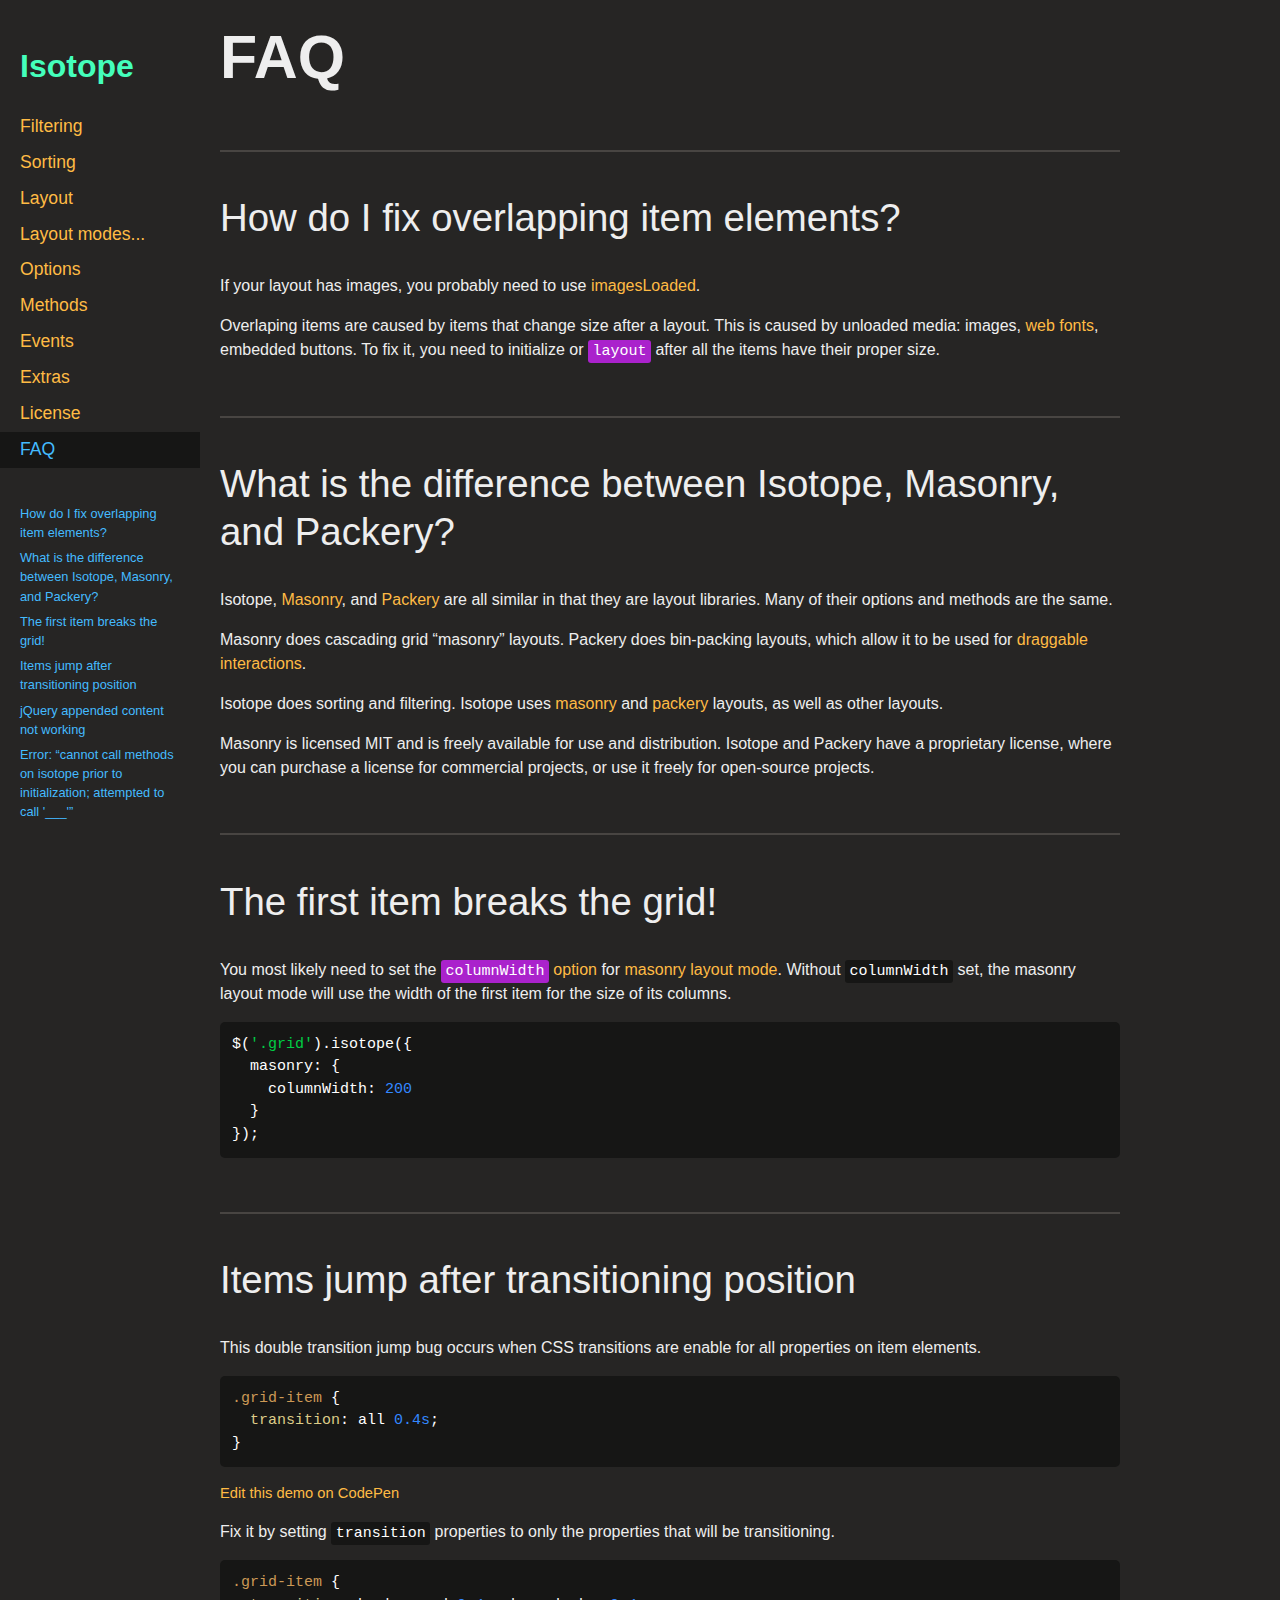
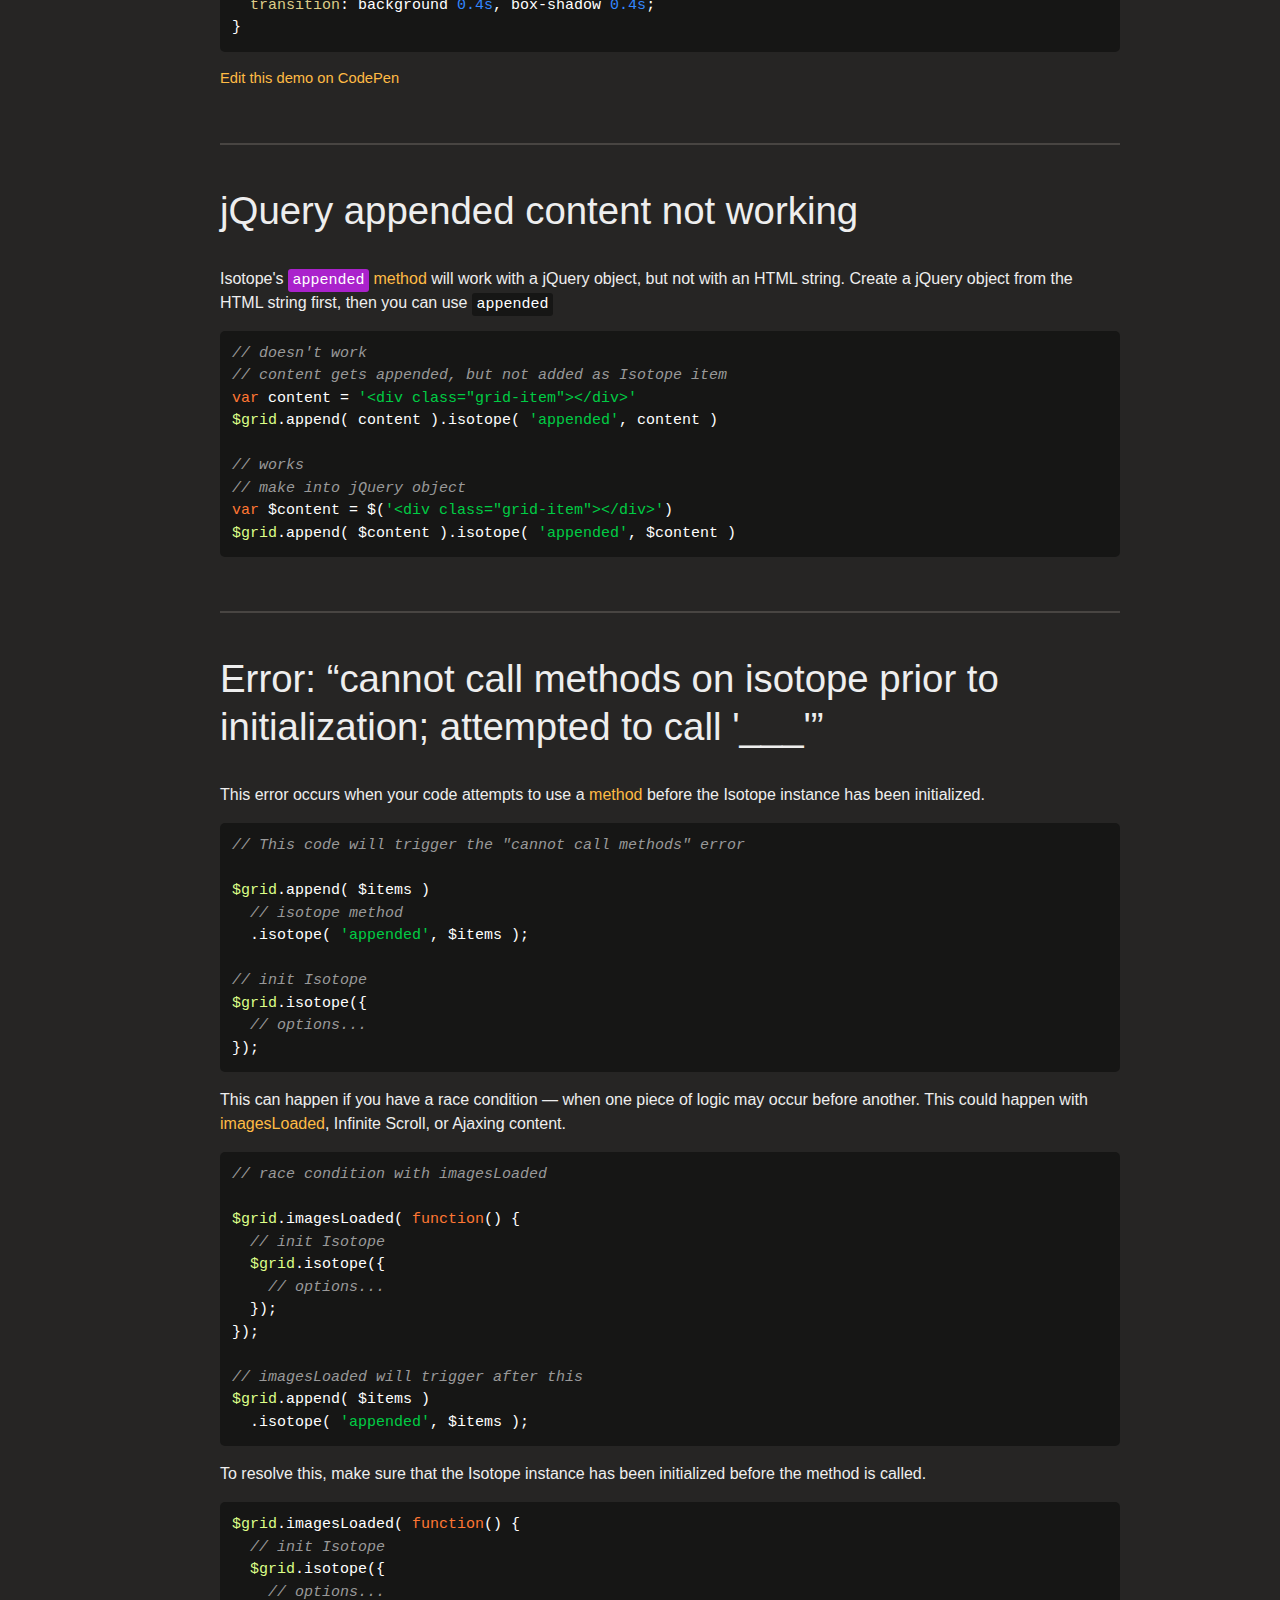
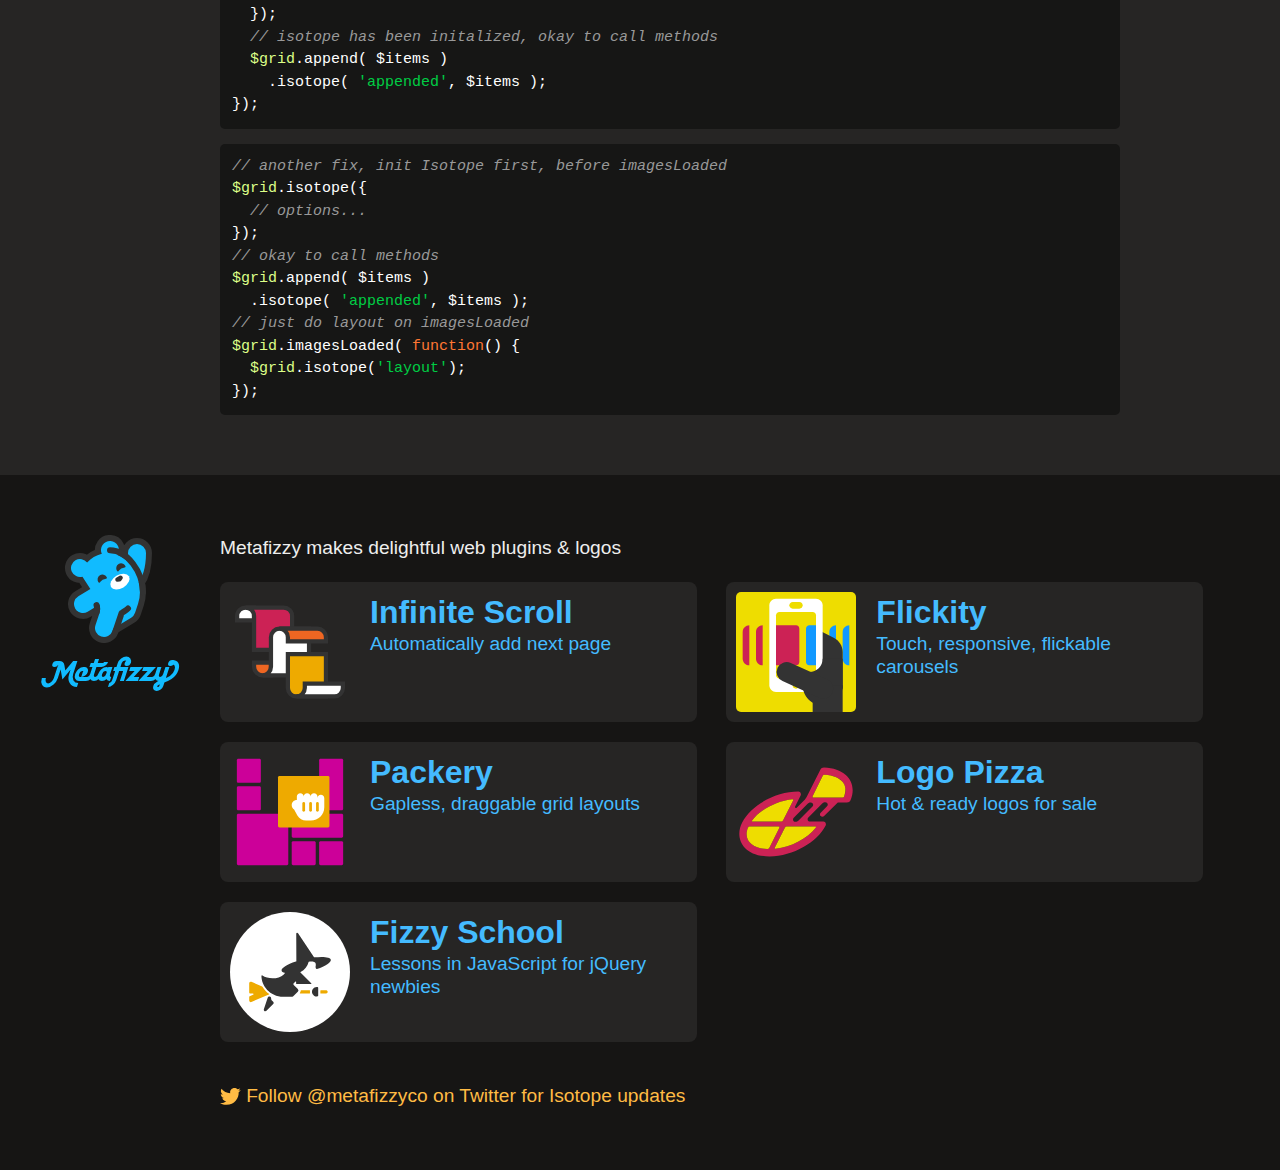
<file: js/isotope-docs/faq.html>
<!doctype html>
<html class="export" lang="en">
<head>
  <meta charset="utf-8">
  <meta name="viewport" content="width=device-width">
  <meta name="description" content="Filter &amp; sort magical layouts">

  <title>Isotope &#xB7; FAQ</title>

    <!-- Isotope does not require any CSS files -->
    <link rel="stylesheet" href="css/isotope-docs.css?6" media="screen">

  <meta name="twitter:card" content="summary">
  <meta name="twitter:site" content="@metafizzyco">
  <meta name="twitter:url" content="https://isotope.metafizzy.co/faq.html">
  <meta name="twitter:title" content="Isotope FAQ">
  <meta name="twitter:description" content="Filter &amp; sort magical layouts">

</head>
<body class="page--faq">


  <div class="nav">
    <h1 class="nav__title"><a href=".">Isotope</a></h1>
  
    <ol class="site-nav">
      <li class="site-nav__item site-nav__item--filtering">
        <a class="site-nav__item__link" href="filtering.html">Filtering</a></li>
      <li class="site-nav__item site-nav__item--sorting">
        <a class="site-nav__item__link" href="sorting.html">Sorting</a></li>
      <li class="site-nav__item site-nav__item--layout ">
        <a class="site-nav__item__link" href="layout.html">Layout</a>
      </li>
      <li class="site-nav__item site-nav__item--layout-modes sub-nav-parent">
        <a class="site-nav__item__link" href="layout-modes.html">Layout modes</a>
        <ul class="sub-nav">
            <li class="sub-nav__item sub-nav__item--masonry">
              <a class="sub-nav__item__link" href="layout-modes/masonry.html">masonry</a></li>
            <li class="sub-nav__item sub-nav__item--fitrows">
              <a class="sub-nav__item__link" href="layout-modes/fitrows.html">fitRows</a></li>
            <li class="sub-nav__item sub-nav__item--vertical">
              <a class="sub-nav__item__link" href="layout-modes/vertical.html">vertical</a></li>
            <li class="sub-nav__item sub-nav__item--packery">
              <a class="sub-nav__item__link" href="layout-modes/packery.html">packery</a></li>
            <li class="sub-nav__item sub-nav__item--cellsbyrow">
              <a class="sub-nav__item__link" href="layout-modes/cellsbyrow.html">cellsByRow</a></li>
            <li class="sub-nav__item sub-nav__item--masonryhorizontal">
              <a class="sub-nav__item__link" href="layout-modes/masonryhorizontal.html">masonryHorizontal</a></li>
            <li class="sub-nav__item sub-nav__item--fitcolumns">
              <a class="sub-nav__item__link" href="layout-modes/fitcolumns.html">fitColumns</a></li>
            <li class="sub-nav__item sub-nav__item--cellsbycolumn">
              <a class="sub-nav__item__link" href="layout-modes/cellsbycolumn.html">cellsByColumn</a></li>
            <li class="sub-nav__item sub-nav__item--horiz">
              <a class="sub-nav__item__link" href="layout-modes/horiz.html">horiz</a></li>
        </ul>
      </li>
      <li class="site-nav__item site-nav__item--options">
        <a class="site-nav__item__link" href="options.html">Options</a></li>
      <li class="site-nav__item site-nav__item--methods">
        <a class="site-nav__item__link" href="methods.html">Methods</a></li>
      <li class="site-nav__item site-nav__item--events">
        <a class="site-nav__item__link" href="events.html">Events</a></li>
      <li class="site-nav__item site-nav__item--extras">
        <a class="site-nav__item__link" href="extras.html">Extras</a></li>
      <li class="site-nav__item site-nav__item--license">
        <a class="site-nav__item__link" href="license.html">License</a></li>
      <li class="site-nav__item site-nav__item--faq">
        <a class="site-nav__item__link" href="faq.html">FAQ</a></li>
    </ol>
  
    <ul class="page-nav" data-js="page-nav">
<li class="page-nav__item page-nav__item--h2"><a href="#how-do-i-fix-overlapping-item-elements">How do I fix overlapping item elements?</a></li>
<li class="page-nav__item page-nav__item--h2"><a href="#what-is-the-difference-between-isotope-masonry-and-packery">What is the difference between Isotope, Masonry, and Packery?</a></li>
<li class="page-nav__item page-nav__item--h2"><a href="#the-first-item-breaks-the-grid">The first item breaks the grid!</a></li>
<li class="page-nav__item page-nav__item--h2"><a href="#items-jump-after-transitioning-position">Items jump after transitioning position</a></li>
<li class="page-nav__item page-nav__item--h2"><a href="#jquery-appended-content-not-working">jQuery appended content not working</a></li>
<li class="page-nav__item page-nav__item--h2"><a href="#error-cannot-call-methods-on-isotope-prior-to-initialization-attempted-to-call-___">Error: &#x201C;cannot call methods on isotope prior to initialization; attempted to call &apos;___&apos;&#x201D;</a></li>
</ul>
  </div>


  <div id="content" class="main">
    <div class="container">
        <h1>FAQ</h1>



  <h2 id="how-do-i-fix-overlapping-item-elements">How do I fix overlapping item elements?</h2>

  <p>If your layout has images, you probably need to use <a href="layout.html#imagesloaded">imagesLoaded</a>.</p>

  <p>Overlaping items are caused by items that change size after a layout. This is caused by unloaded media: images, <a href="extras.html#web-fonts">web fonts</a>, embedded buttons. To fix it, you need to initialize or <a href="methods.html#layout"><code>layout</code></a> after all the items have their proper size.</p>


  <h2 id="what-is-the-difference-between-isotope-masonry-and-packery">What is the difference between Isotope, Masonry, and Packery?</h2>

  <p>Isotope, <a href="https://masonry.desandro.com">Masonry</a>, and <a href="https://packery.metafizzy.co">Packery</a> are all similar in that they are layout libraries. Many of their options and methods are the same.</p>

  <p>Masonry does cascading grid &#x201C;masonry&#x201D; layouts. Packery does bin-packing layouts, which allow it to be used for <a href="https://packery.metafizzy.co/draggable.html">draggable interactions</a>.</p>

  <p>Isotope does sorting and filtering. Isotope uses <a href="layout-modes/masonry.html">masonry</a> and <a href="layout-modes/packery.html">packery</a> layouts, as well as other layouts. </p>

  <p>Masonry is licensed MIT and is freely available for use and distribution. Isotope and Packery have a proprietary license, where you can purchase a license for commercial projects, or use it freely for open-source projects.</p>


<h2 id="the-first-item-breaks-the-grid">The first item breaks the grid!</h2>

<p>You most likely need to set the <a href="layout-modes/masonry.html#columnwidth"><code>columnWidth</code> option</a> for <a href="layout-modes/masonry.html">masonry layout mode</a>. Without <code>columnWidth</code> set, the masonry layout mode will use the width of the first item for the size of its columns.</p>

<pre><code class="js">$(<span class="string">&apos;.grid&apos;</span>).isotope({
  <span class="attr">masonry</span>: {
    <span class="attr">columnWidth</span>: <span class="number">200</span>
  }
});
</code></pre>


<h2 id="items-jump-after-transitioning-position">Items jump after transitioning position</h2>

<p>This double transition jump bug occurs when CSS transitions are enable for all properties on item elements.</p>

<pre><code class="css"><span class="selector-class">.grid-item</span> {
  <span class="attribute">transition</span>: all <span class="number">0.4s</span>;
}
</code></pre>

<p class="edit-demo">
    <a href="https://codepen.io/desandro/pen/NxoRxp">Edit this demo on CodePen</a>
</p>

<p>Fix it by setting <code>transition</code> properties to only the properties that will be transitioning.</p>

<pre><code class="css"><span class="selector-class">.grid-item</span> {
  <span class="attribute">transition</span>: background <span class="number">0.4s</span>, box-shadow <span class="number">0.4s</span>;
}
</code></pre>

<p class="edit-demo">
    <a href="https://codepen.io/desandro/pen/qbgaRG">Edit this demo on CodePen</a>
</p>


<h2 id="jquery-appended-content-not-working">jQuery appended content not working</h2>

<p>Isotope&apos;s <a href="methods.html#appended"><code>appended</code> method</a> will work with a jQuery object, but not with an HTML string. Create a jQuery object from the HTML string first, then you can use <code>appended</code></p>

<pre><code class="js"><span class="comment">// doesn&apos;t work</span>
<span class="comment">// content gets appended, but not added as Isotope item</span>
<span class="keyword">var</span> content = <span class="string">&apos;&lt;div class=&quot;grid-item&quot;&gt;&lt;/div&gt;&apos;</span>
<span class="jquery_var">$grid</span>.append( content ).isotope( <span class="string">&apos;appended&apos;</span>, content )

<span class="comment">// works</span>
<span class="comment">// make into jQuery object</span>
<span class="keyword">var</span> $content = $(<span class="string">&apos;&lt;div class=&quot;grid-item&quot;&gt;&lt;/div&gt;&apos;</span>)
<span class="jquery_var">$grid</span>.append( $content ).isotope( <span class="string">&apos;appended&apos;</span>, $content )
</code></pre>


<h2 id="error-cannot-call-methods-on-isotope-prior-to-initialization-attempted-to-call-___">Error: &#x201C;cannot call methods on isotope prior to initialization; attempted to call &apos;___&apos;&#x201D;</h2>

<p>This error occurs when your code attempts to use a <a href="methods.html">method</a> before the Isotope instance has been initialized.</p>

<pre><code class="js"><span class="comment">// This code will trigger the &quot;cannot call methods&quot; error</span>

<span class="jquery_var">$grid</span>.append( $items )
  <span class="comment">// isotope method</span>
  .isotope( <span class="string">&apos;appended&apos;</span>, $items );

<span class="comment">// init Isotope</span>
<span class="jquery_var">$grid</span>.isotope({
  <span class="comment">// options...</span>
});
</code></pre>

<p>This can happen if you have a race condition &#x2014; when one piece of logic may occur before another. This could happen with <a href="layout.html#imagesloaded">imagesLoaded</a>, Infinite Scroll, or Ajaxing content.</p>

<pre><code class="js"><span class="comment">// race condition with imagesLoaded</span>

<span class="jquery_var">$grid</span>.imagesLoaded( <span class="function"><span class="keyword">function</span>(<span class="params"></span>) </span>{
  <span class="comment">// init Isotope</span>
  <span class="jquery_var">$grid</span>.isotope({
    <span class="comment">// options...</span>
  });
});

<span class="comment">// imagesLoaded will trigger after this</span>
<span class="jquery_var">$grid</span>.append( $items )
  .isotope( <span class="string">&apos;appended&apos;</span>, $items );
</code></pre>

<p>To resolve this, make sure that the Isotope instance has been initialized before the method is called.</p>

<pre><code class="js"><span class="jquery_var">$grid</span>.imagesLoaded( <span class="function"><span class="keyword">function</span>(<span class="params"></span>) </span>{
  <span class="comment">// init Isotope</span>
  <span class="jquery_var">$grid</span>.isotope({
    <span class="comment">// options...</span>
  });
  <span class="comment">// isotope has been initalized, okay to call methods</span>
  <span class="jquery_var">$grid</span>.append( $items )
    .isotope( <span class="string">&apos;appended&apos;</span>, $items );
});
</code></pre>

<pre><code class="js"><span class="comment">// another fix, init Isotope first, before imagesLoaded</span>
<span class="jquery_var">$grid</span>.isotope({
  <span class="comment">// options...</span>
});
<span class="comment">// okay to call methods</span>
<span class="jquery_var">$grid</span>.append( $items )
  .isotope( <span class="string">&apos;appended&apos;</span>, $items );
<span class="comment">// just do layout on imagesLoaded</span>
<span class="jquery_var">$grid</span>.imagesLoaded( <span class="function"><span class="keyword">function</span>(<span class="params"></span>) </span>{
  <span class="jquery_var">$grid</span>.isotope(<span class="string">&apos;layout&apos;</span>);
});
</code></pre>

    </div>
  </div>

  <footer class="site-footer">
  
    <div class="container">
  
      <p class="site-footer__copy">Metafizzy makes delightful web plugins &amp; logos</p>
  
      <div class="showcase">
      
        <ul class="showcase-item-list">
      
            <li class="showcase-item">
              <a class="showcase-item__link" href="https://infinite-scroll.com">
                <div class="showcase-item__image">
                    <svg class="infinite-scroll-illo" xmlns="http://www.w3.org/2000/svg" viewbox="0 0 520 520" width="200" height="200">
                      <path class="infinite-scroll-illo__page infinite-scroll-illo__page--back" d="M90,110H10V90c0-22,18-40,40-40h40V110z"/>
                      <path class="infinite-scroll-illo__page infinite-scroll-illo__page--front1" d="M270,90L270,90c0-22-18-40-40-40h0H50h0c22,0,40,18,40,40v0v0v160h180V90z"/>
                      <path class="infinite-scroll-illo__page infinite-scroll-illo__page--front2" d="M170,330v-20H90v20v0c0,22,18,40,40,40h0h40V330z"/>
                      <path class="infinite-scroll-illo__page infinite-scroll-illo__page--back" d="M350,150H210c-22,0-40,18-40,40v140v0c0,22-18,40-40,40h0h220V150z"/>
                      <path class="infinite-scroll-illo__page infinite-scroll-illo__page--front3" d="M430,470V270H250v160c0,22,18,40,40,40H430z"/>
                      <path class="infinite-scroll-illo__page infinite-scroll-illo__page--front2" d="M250,190v20h180v-20c0-22-18-40-40-40H210h0C232,150,250,168,250,190L250,190z"/>
                      <path class="infinite-scroll-illo__page infinite-scroll-illo__page--back" d="M330,410v20v0c0,22-18,40-40,40h0h180c22,0,40-18,40-40v-20H330z"/>
                    </svg>
                </div>
                <div class="showcase-item__text">
                  <h3 class="showcase-item__title">Infinite Scroll</h3>
                  <p class="showcase-item__description">Automatically add next page</p>
                </div>
              </a>
            </li>
      
            <li class="showcase-item">
              <a class="showcase-item__link" href="https://flickity.metafizzy.co">
                <div class="showcase-item__image">
                    <svg class="flickity-illo" xmlns="http://www.w3.org/2000/svg" viewbox="0 0 360 360" width="100" height="100">
                      <path class="flickity-illo__color1" fill="#19F" d="M300 220L300 220c-11 0-20-9-20-20v-80c0-11 9-20 20-20h0V220z"/>
                      <path class="flickity-illo__color1" fill="#19F" d="M340 220L340 220c-11 0-20-9-20-20v-80c0-11 9-20 20-20h0V220z"/>
                      <path class="flickity-illo__color2" fill="#333" d="M320 290V180c0-18-10-35-27-43L240 110v180H320z"/>
                      <path class="flickity-illo__color3" fill="white" d="M240 300H120c-11 0-20-9-20-20V40c0-11 9-20 20-20h120c11 0 20 9 20 20v240C260 291 251 300 240 300z"/>
                      <path class="flickity-illo__color4" fill="#ED0" d="M230 260H130c-6 0-10-5-10-10V70c0-6 5-10 10-10h100c6 0 10 5 10 10v180 C240 256 236 260 230 260z"/>
                      <path class="flickity-illo__color2" fill="#333" d="M260 200h60v81c0 32-26 59-59 59h0c-34 0-61-27-61-61V240h20 C242 240 260 222 260 200L260 200z"/>
                      <path class="flickity-illo__color5" fill="#C25" d="M180 220h-60V100h60c6 0 10 5 10 10v100C190 216 186 220 180 220z"/>
                      <path class="flickity-illo__color1" fill="#19F" d="M240 220h-20c-6 0-10-5-10-10V110c0-6 5-10 10-10h20V220z"/>
                      <rect class="flickity-illo__color2" fill="#333" x="230" y="280" width="90" height="80"/>
                      <circle class="flickity-illo__color4" fill="#ED0" cx="180" cy="280" r="10"/>
                      <line class="flickity-illo__thumb" stroke="#333" stroke-width="60" stroke-linecap="round" x1="262" y1="290" x2="152" y2="240"/>
                      <path class="flickity-illo__color4" fill="#ED0" d="M190 50h-20c-6 0-10-5-10-10v0c0-6 5-10 10-10h20c6 0 10 5 10 10v0C200 46 196 50 190 50z"/>
                      <path class="flickity-illo__color5" fill="#C25" d="M80 220L80 220c-11 0-20-9-20-20v-80c0-11 9-20 20-20h0V220z"/>
                      <path class="flickity-illo__color5" fill="#C25" d="M40 220L40 220c-11 0-20-9-20-20v-80c0-11 9-20 20-20h0V220z"/>
                    </svg>
                </div>
                <div class="showcase-item__text">
                  <h3 class="showcase-item__title">Flickity</h3>
                  <p class="showcase-item__description">Touch, responsive, flickable carousels</p>
                </div>
              </a>
            </li>
      
            <li class="showcase-item">
              <a class="showcase-item__link" href="https://packery.metafizzy.co">
                <div class="showcase-item__image">
                    <svg class="packery-illo" xmlns="http://www.w3.org/2000/svg" viewbox="0 0 700 700" width="100" height="100">
                      <path class="packery-illo__item" fill="#C09" d="M172 180H48c-4 0-8-4-8-8V48c0-4 4-8 8-8h124c4 0 8 4 8 8v124C180 176 176 180 172 180z"/>
                      <path class="packery-illo__item" fill="#C09" d="M172 340H48c-4 0-8-4-8-8V208c0-4 4-8 8-8h124c4 0 8 4 8 8v124C180 336 176 340 172 340z"/>
                      <path class="packery-illo__item" fill="#C09" d="M492 660H368c-4 0-8-4-8-8V528c0-4 4-8 8-8h124c4 0 8 4 8 8v124C500 656 496 660 492 660z"/>
                      <path class="packery-illo__item" fill="#C09" d="M652 660H528c-4 0-8-4-8-8V528c0-4 4-8 8-8h124c4 0 8 4 8 8v124C660 656 656 660 652 660z"/>
                      <path class="packery-illo__item" fill="#C09" d="M652 500H368c-4 0-8-4-8-8V368c0-4 4-8 8-8h284c4 0 8 4 8 8v124C660 496 656 500 652 500z"/>
                      <path class="packery-illo__item" fill="#C09" d="M332 660H48c-4 0-8-4-8-8V368c0-4 4-8 8-8h284c4 0 8 4 8 8v284C340 656 336 660 332 660z"/>
                      <path class="packery-illo__item" fill="#C09" d="M652 340H528c-4 0-8-4-8-8V48c0-4 4-8 8-8h124c4 0 8 4 8 8v284C660 336 656 340 652 340z"/>
                      <path class="packery-illo__draggie" fill="#EA0" d="M572 440H288c-4 0-8-4-8-8V148c0-4 4-8 8-8h284c4 0 8 4 8 8v284C580 436 576 440 572 440z"/>
                      <g>
                        <path class="packery-illo__hand" fill="white" d="M530 250c-11 0-20 9-20 20v-10c0-11-9-20-20-20s-20 9-20 20c0-11-9-20-20-20s-20 9-20 20c0-11-9-20-20-20
                          s-20 9-20 20v20c-17 0-30 13-30 30c0 11 6 20 14 25l19 35c10 18 30 30 51 30h28
                          c43 0 78-35 78-78V270C550 259 541 250 530 250z"/>
                        <line class="packery-illo__hand-line" stroke="#EA0" fill="none" stroke-width="16" stroke-linecap="round" x1="430" y1="300" x2="430" y2="340"/>
                        <line class="packery-illo__hand-line" stroke="#EA0" fill="none" stroke-width="16" stroke-linecap="round" x1="470" y1="300" x2="470" y2="340"/>
                        <line class="packery-illo__hand-line" stroke="#EA0" fill="none" stroke-width="16" stroke-linecap="round" x1="510" y1="300" x2="510" y2="340"/>
                      </g>
                    </svg>
                </div>
                <div class="showcase-item__text">
                  <h3 class="showcase-item__title">Packery</h3>
                  <p class="showcase-item__description">Gapless, draggable grid layouts</p>
                </div>
              </a>
            </li>
      
            <li class="showcase-item">
              <a class="showcase-item__link" href="http://logo.pizza">
                <div class="showcase-item__image">
                    <svg class="logo-pizza-illo" xmlns="http://www.w3.org/2000/svg" viewbox="0 0 700 700" width="100" height="100">
                      <path class="logo-pizza-illo__outline" fill="#C25" d="M513 91c-9-0-17 5-21 12l-80 160c-3 5-6 10-11 15l-47 47
                        c-5 5-12-1-9-7l32-64c5-11-2-23-14-23h-0c-121 0-268 70-327 180
                        C-9 497 35 609 196 609c138 0 279-85 327-180v0c5-11-2-23-14-23h-77c-13 0-19-15-10-24
                        l81-81c5-5 11-8 18-8l0 0c13 0 19 15 10 24L494 354c-6 6-6 14 0 20c3 3 6 4 10 4
                        c4 0 7-1 10-4l80-80h53c9 0 17-5 21-13C707 190 656 97 513 91z M334 281l-59 117
                        c-2 5-7 8-13 8H97c-4 0-6-4-3-7c49-64 143-114 236-124C333 275 335 278 334 281z
                         M70 441c2-4 6-7 10-7h168c4 0 7 4 5 8l-59 118c-2 4-6 6-11 6
                        C106 565 38 521 70 441z M466 441c-49 64-143 114-236 124c-3 0-6-3-4-6l59-117
                        c2-5 7-8 13-8h166C466 434 468 438 466 441z M446 318l-81 81c-5 5-11 8-18 8l0 0
                        c-13 0-19-15-10-24l81-81c5-5 11-8 18-8l0 0C449 294 455 309 446 318z M447 258L506 139
                        c2-4 6-7 11-6c101 7 140 60 114 126c-2 4-6 7-10 7H452C448 266 445 262 447 258z"/>
                      <path class="logo-pizza-illo__slice" fill="#ED0" d="M334 281l-59 117c-2 5-7 8-13 8H97c-4 0-6-4-3-7
                        c49-64 143-114 236-124C333 275 335 278 334 281z"/>
                      <path class="logo-pizza-illo__slice" fill="#ED0" d="M70 441c2-4 6-7 10-7h168c4 0 7 4 5 8l-59 118c-2 4-6 6-11 6
                        C106 565 38 521 70 441z"/>
                      <path class="logo-pizza-illo__slice" fill="#ED0" d="M466 441c-49 64-143 114-236 124c-3 0-6-3-4-6l59-117
                        c2-5 7-8 13-8h166C466 434 468 438 466 441z"/>
                      <path class="logo-pizza-illo__slice" fill="#ED0" d="M447 258L506 139c2-4 6-7 11-6c101 7 140 60 114 126c-2 4-6 7-10 7H452
                        C448 266 445 262 447 258z"/>
                    </svg>
                </div>
                <div class="showcase-item__text">
                  <h3 class="showcase-item__title">Logo Pizza</h3>
                  <p class="showcase-item__description">Hot &amp; ready logos for sale</p>
                </div>
              </a>
            </li>
      
            <li class="showcase-item">
              <a class="showcase-item__link" href="http://fizzy.school">
                <div class="showcase-item__image">
                    <svg class="witchie-logo" xmlns="http://www.w3.org/2000/svg" viewbox="0 0 1000 1000" width="200" height="200">
                      <circle class="witchie-logo__moon" fill="white" cx="500" cy="500" r="500"/>
                      <path class="witchie-logo__broom" fill="#EA0" d="M582 675a35 35 0 0 0 8-20 3 3 0 0 1 3-2h71a3 3 0 0 1 3 3 59 59 0 0 0 0 20 3 3 0 0 1-3 3h-79A3 3 0 0 1 582 675Zm219 4a13 13 0 0 0 13-14c-1-7-7-12-14-12h-44a3 3 0 0 0-3 3v21a3 3 0 0 0 3 3ZM299 660a203 203 0 0 1-27-36 8 8 0 0 0-4-3L178 582a13 13 0 0 0-18 12v77a8 8 0 0 0 8 8h22a5 5 0 0 1 2 10L164 703a8 8 0 0 0-4 7v28a13 13 0 0 0 18 12l146-63a3 3 0 0 0 1-5A197 197 0 0 1 299 660Z"/>
                      <path class="witchie-logo__dress" fill="#333" d="M326 705h4a13 13 0 0 1 13 13v8a13 13 0 0 0 4 9l13 13a13 13 0 0 1 0 19l-56 56c-10 10-26-0-22-13L314 714A13 13 0 0 1 326 705Zm397-79c-27 0-47 26-37 54 3 7 11 16 17 19a42 42 0 0 0 19 5 38 38 0 0 0 7-1 8 8 0 0 0 6-8v-62a8 8 0 0 0-6-8 38 38 0 0 0-7-1M840 397c-3-15-33-23-77-23a521 521 0 0 0-59 4 5 5 0 0 1-5-2L567 177a8 8 0 0 0-7-4 8 8 0 0 0-8 8l1 227a5 5 0 0 1-4 5c-74 24-123 55-119 76 2 8 11 14 26 18a3 3 0 0 1 1 4l-11 11c-20 20-56 30-92 30-31 0-63-8-84-23a5 5 0 0 0-3-1 5 5 0 0 0-5 5c0 78 68 173 183 173h75a10 10 0 0 0 7-3l38-38a16 16 0 0 0 0-23l-34-34a10 10 0 0 1 0-14l15-15a3 3 0 0 1 5 2v15a5 5 0 0 0 5 5H674a4 4 0 0 0 3-7l-90-90a3 3 0 0 1 1-4c34-19 59-49 67-84a3 3 0 0 1 2-2c6-1 12-1 17-1 22 0 37 5 39 14 1 6 3 11 2 17-5 17 1 31 8 31a6 6 0 0 0 2-0C797 448 845 419 840 397Z"/>
                    </svg>
                </div>
                <div class="showcase-item__text">
                  <h3 class="showcase-item__title">Fizzy School</h3>
                  <p class="showcase-item__description">Lessons in JavaScript for jQuery newbies</p>
                </div>
              </a>
            </li>
      
        </ul> 
      
      </div>
  
      <p class="site-footer__copy">
        <a href="https://twitter.com/metafizzyco">
          <svg class="twitter-logo" xmlns="http://www.w3.org/2000/svg" viewbox="0 0 512 512" width="30" height="30">
            <path d="M512 97c-19 8-39 14-60 16 22-13 38-34 46-58-20 12-43 21-67 25-19-19-46-32-77-32-58 0-117 52-102 129-87-4-165-46-216-110-24 40-19 107 32 140-17 0-33-5-48-13v1c0 51 36 93 84 103-15 4-34 5-47 2 13 42 52 72 98 73-47 36-96 49-155 44 46 30 102 47 161 47 197 0 306-168 299-312 20-15 38-34 52-55z"/>
          </svg>
          Follow @metafizzyco on Twitter for Isotope updates
        </a>
      </p>
  
      <div class="mfzy-brand">
        <a class="mfzy-brand__link" href="https://metafizzy.co">
          <svg class="mfzy-logo" xmlns="http://www.w3.org/2000/svg" xmlns:xlink="http://www.w3.org/1999/xlink" viewbox="0 0 144 144" width="36" height="36">
            <title>Metafizzy logo</title>
            <defs>
              <path id="mfzy-logo__body" d="M 120 24 a 12 12 0 0 0-24 0 a 72 72 0 0 1 -1 11
                a 40 40 0 0 0 -13 -8.5 A 12 12 0 1 0 61.1 25.1 c -8 2 -14 6 -19.6 11.6 
                A 12 12 0 1 0 35.3 55.5 L 45.8 72.1 l -16 9.6 A 12 12 0 0 0 42.2 102.3
                L 58 92.8 a 20 20 0 0 1 -0.2 11.9 l -5.2 15.5 a 12 12 0 0 0 22.8 7.6
                l 1.1 -3.3 l 23.7 -14.2 a 12 12 0 0 0 5.2 -6.5 l 4 -12 A 50 50 0 0 0 111.9 76
                a 52 52 0 0 0 -1.6 -12.8 C 115 57 120 44 120 24Z"/>
              <path id="mfzy-logo__eye" d="M 0 6.5 a 6.5 6.5 0 0 1 13 0 c 0 3.5 -3 0.5 -6.5 0.5 s -6.5 3 -6.5 -0.5 Z"/>
              <clippath id="mfzy-logo__body-clip">
                <use xlink:href="#mfzy-logo__body"/>
              </clippath>
            </defs>
            <use class="mfzy-logo__body-outline" xlink:href="#mfzy-logo__body" fill="#333" stroke="#333" stroke-width="16"/>
            <use class="mfzy-logo__body-fill" xlink:href="#mfzy-logo__body"/>
            <g class="mfzy-logo__stripes" clip-path="url(#mfzy-logo__body-clip)">
              <rect fill="#E62" x="16" width="120" height="138"/>
              <path fill="#C25" d="M96 24L16 72V0h80v24z"/>
              <path fill="#EA0" d="M116 70L16 130v-26l95-57 5 23z"/>
              <path fill="#19F" d="M136 138H16v-8l120-72v80z"/>
            </g>
            <path class="mfzy-logo__cut-ins" stroke="#333" fill="none" stroke-linecap="round" stroke-linejoin="round" stroke-width="8" d="M 72 20.4 c 23 0 44 29 44 56
              M 54 103.4 a 16 16 0 0 0 0 -10
              M 96 98 c -2 2 -8 6 -8.5,6 l -8.4 25.1"/>
            <g transform="translate(53 57) rotate(-31)">
              <ellipse class="mfzy-logo__snout" cx="25" cy="21" rx="14" ry="9" fill="#FFF"/>
              <use class="mfzy-logo__feature" xlink:href="#mfzy-logo__eye" fill="#333"/>
              <use class="mfzy-logo__feature" xlink:href="#mfzy-logo__eye" fill="#333" transform="translate(29 0)"/>
              <path class="mfzy-logo__feature" d="M 28.6 14 a 3 3 0 0 1 1.3 5.6 l -2.6 1.2 a 3 3 0 0 1 -2.6 0
                l -2.6 -1.2 a 3 3 0 0 1 1.3 -5.6 Z" fill="#333"/>
            </g>
          </svg>
          <svg class="mfzy-wordmark" xmlns="http://www.w3.org/2000/svg" viewbox="0 0 280 80" fill="none" stroke="#333" width="140" height="40">
            <g transform="skewX(-18)">
              <path stroke-width="8" d="M38 20h6c4 0 7 2 9 6l9 18l12-24h2v22
              a20 22 0 0 0 20 22M48 22v28a12 15 0 0 1-24 0M98 44a6 6 0 0 0 0-12h-2
              a8 10 0 0 0 0 20h14a8 10 0 0 0 8-10M118 12v30a8 10 0 0 0 16 0M150 36
              q-4-4-8-4a8 10 0 1 0 8 10m0-14v14a8 10 0 0 0 8 10M184 20a9 9 0 0 0-18 0
              v34a8 10 0 0 1-8 10M158 32h24v24M190 32h18l-12 20h18M216 32h18l-12 20h18
              a8 10 0 0 0 8-10m0-14v14a8 10 0 0 0 16 0m0-14v38a6 6 0 0 1-12 0
              c0-12 32-8 32-32c0-10-6-16-15-16M108 24h24a6 6 0 0 0 6-6M102 38h-4"/>
              <g stroke-width="6">
                <circle cx="38" cy="22" r="3"/>
                <circle cx="182" cy="20" r="3"/>
                <circle cx="269" cy="20" r="3"/>
              </g>
            </g>
          </svg>
        </a>
      </div>
  
    </div>
  
  </footer>

<!-- Looking for isotope.js? Use isotope.pkgd.min.js -->
<!-- Isotope does NOT require jQuery. But it does make things easier -->
<script src="https://code.jquery.com/jquery-3.1.1.min.js"></script>
<script>window.jQuery || document.write('<script src="js/jquery.min.js"><\/script>')</script>

  <script src="js/isotope-docs.min.js?6"></script>


</body>
</html>
</file>
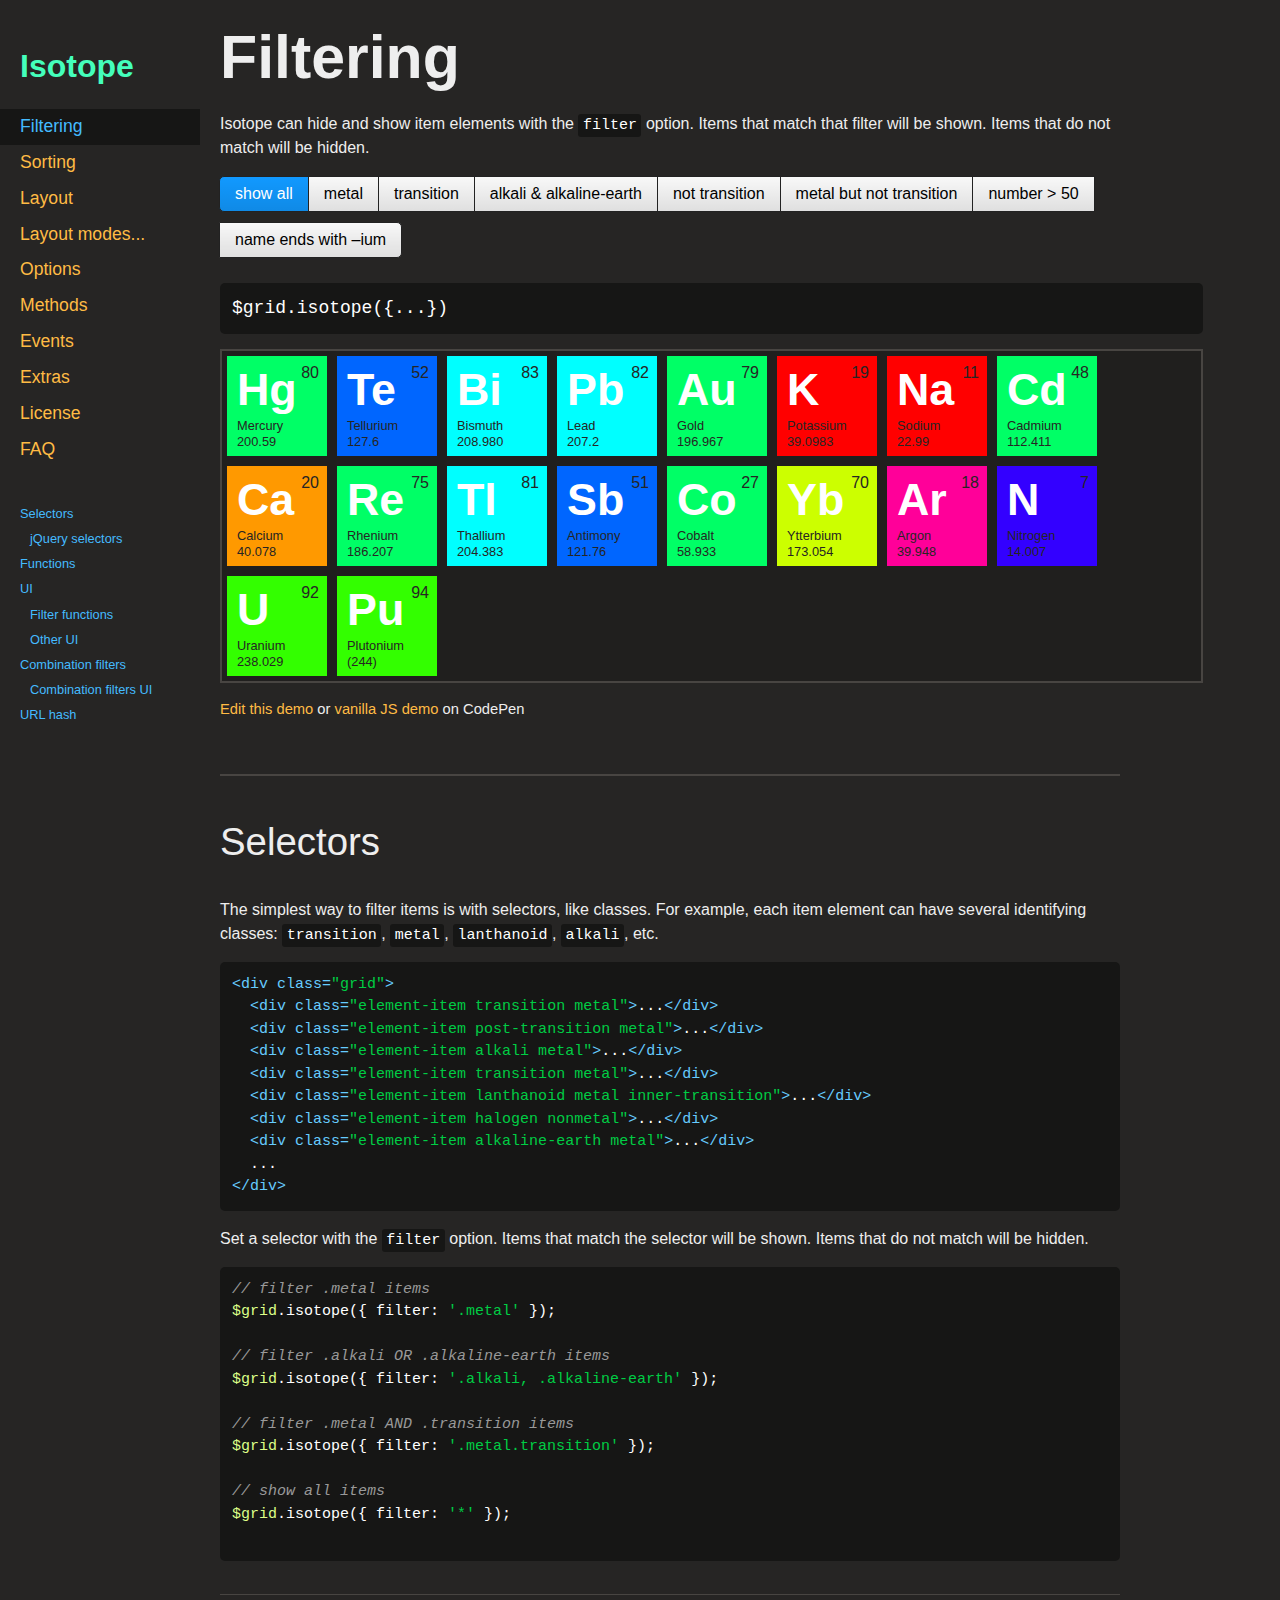
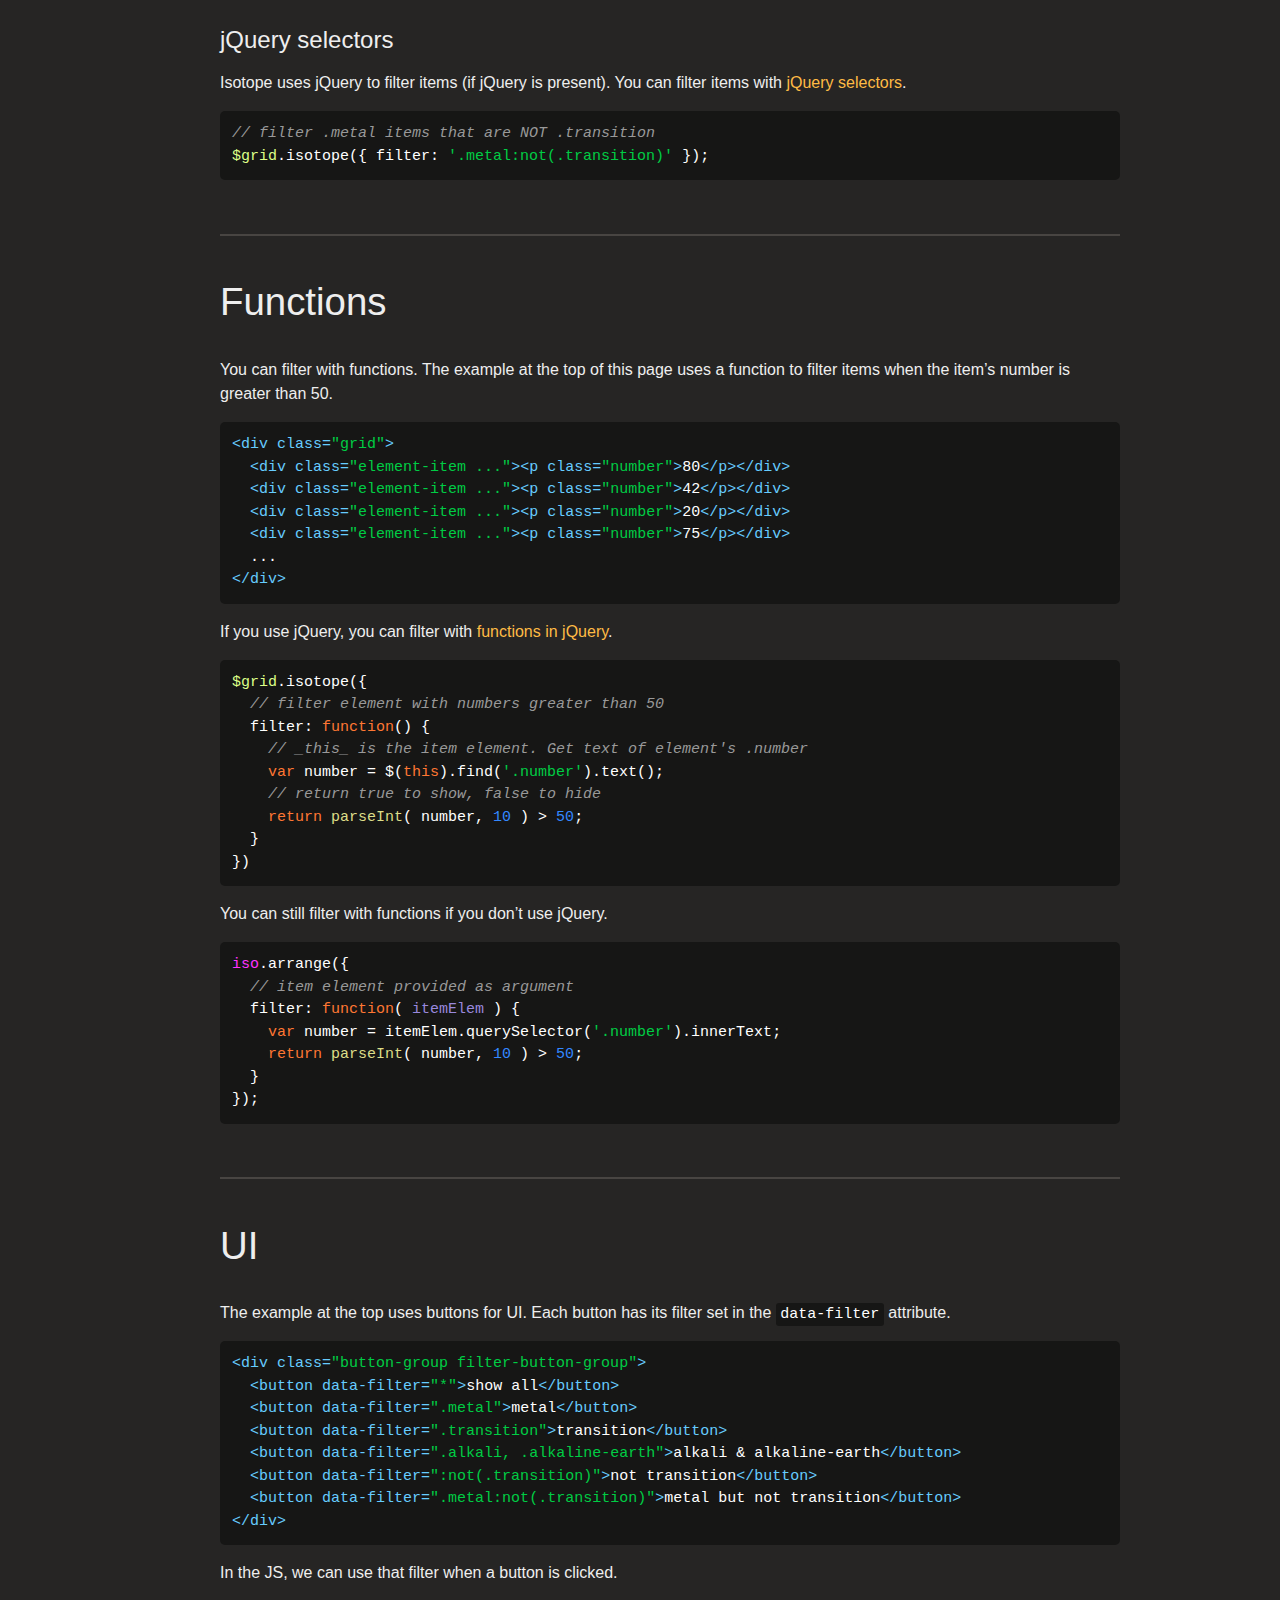
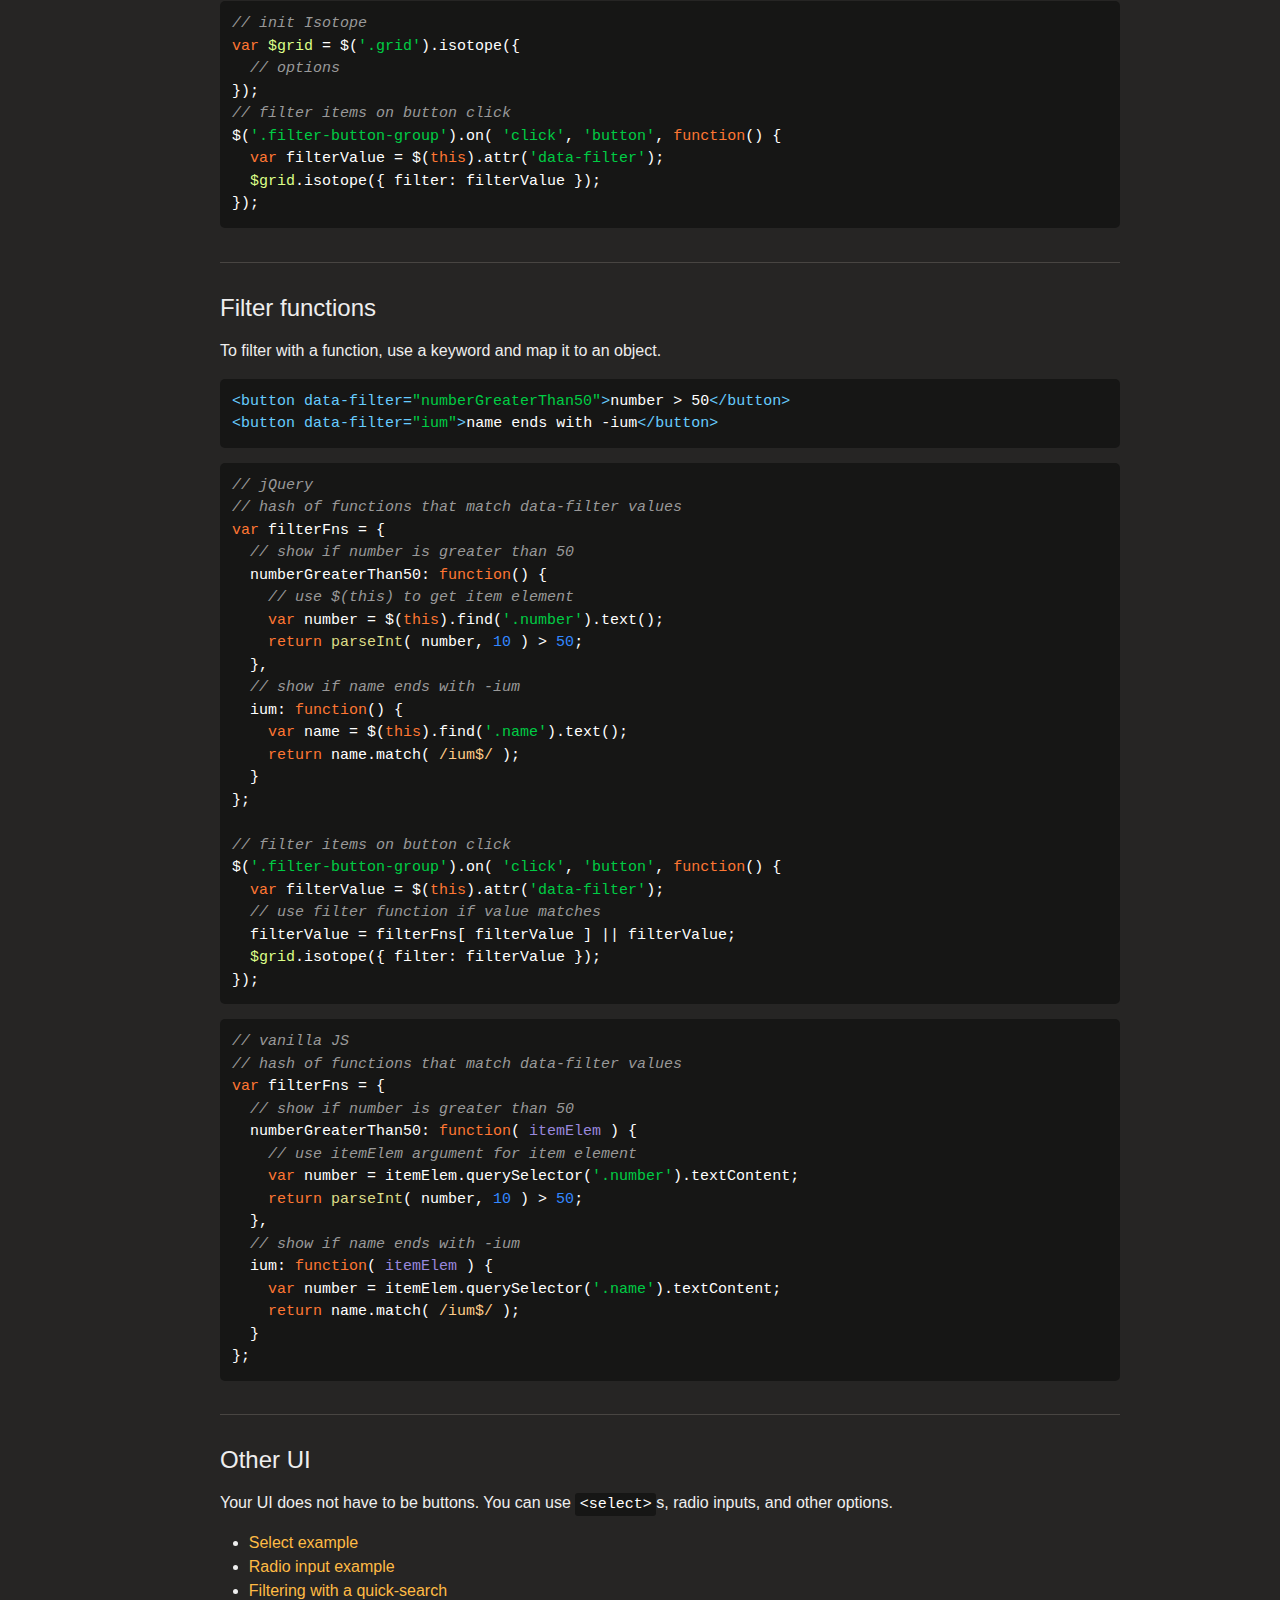
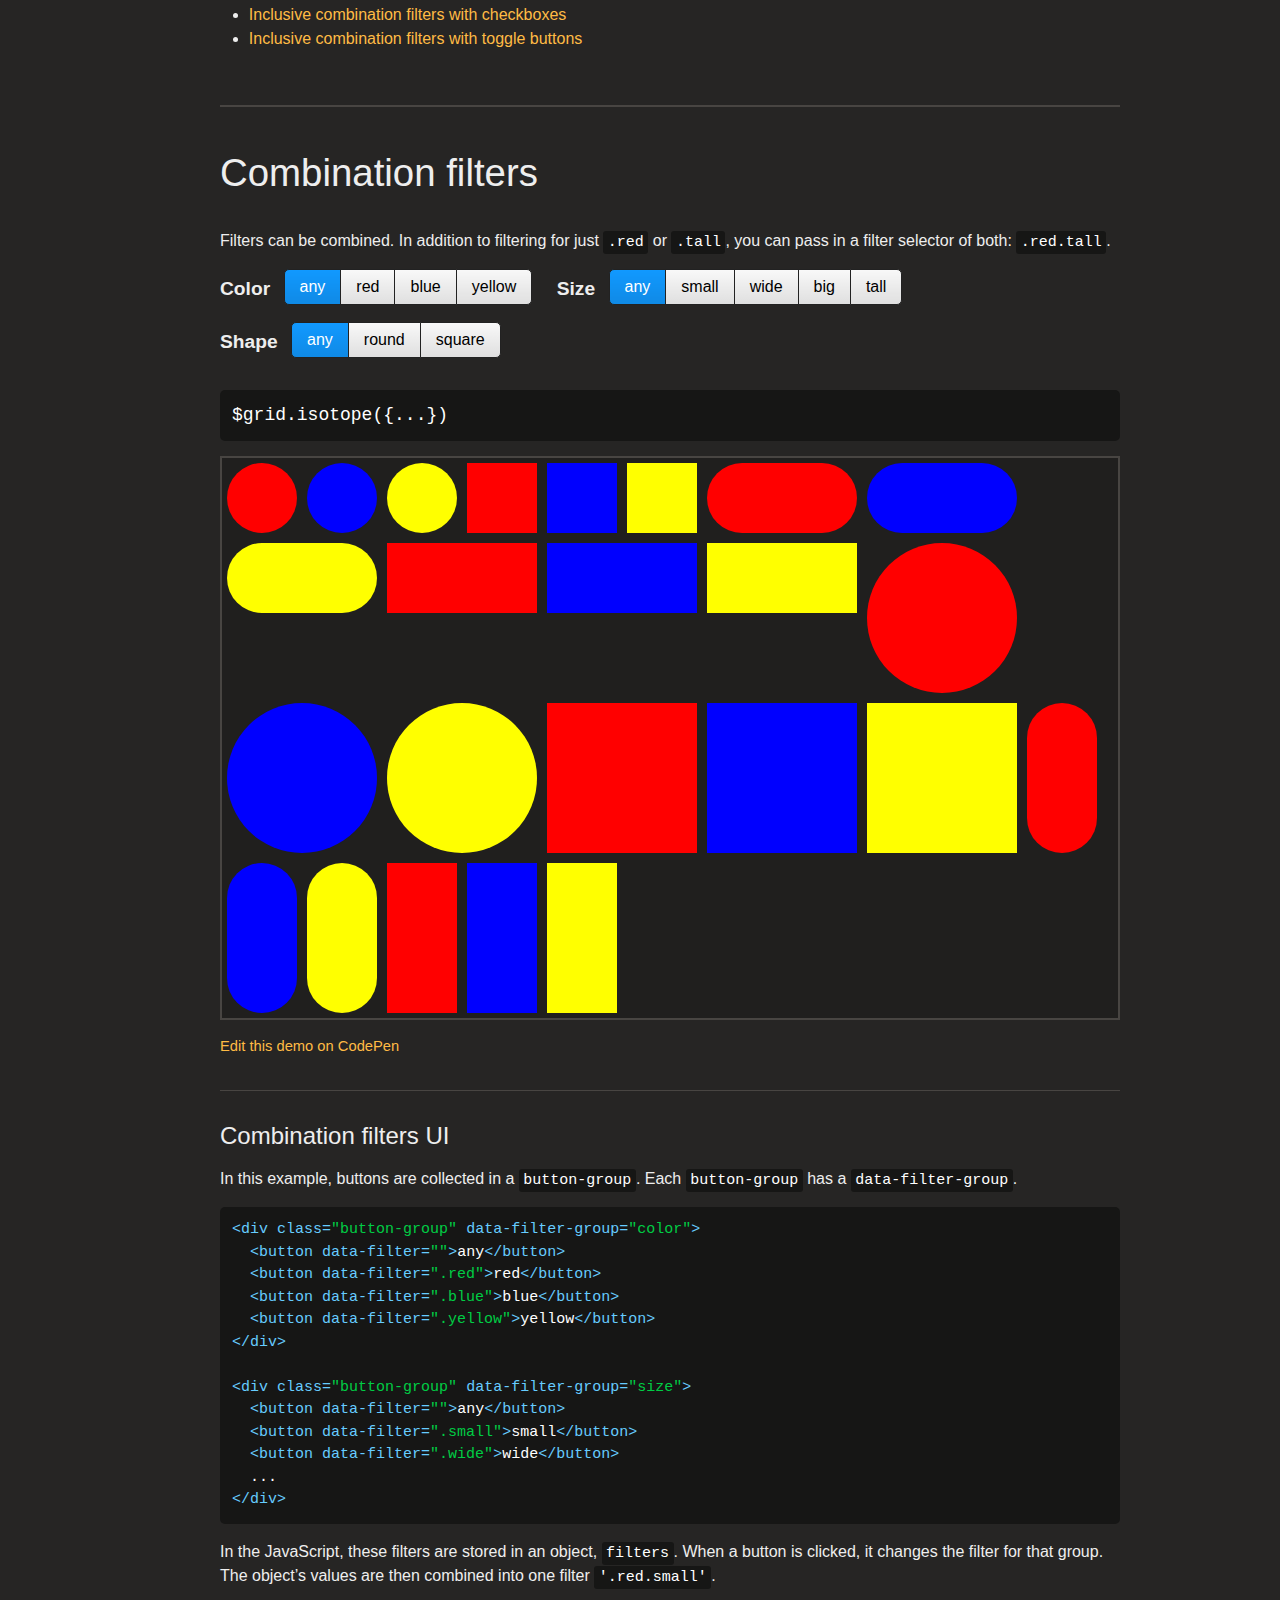
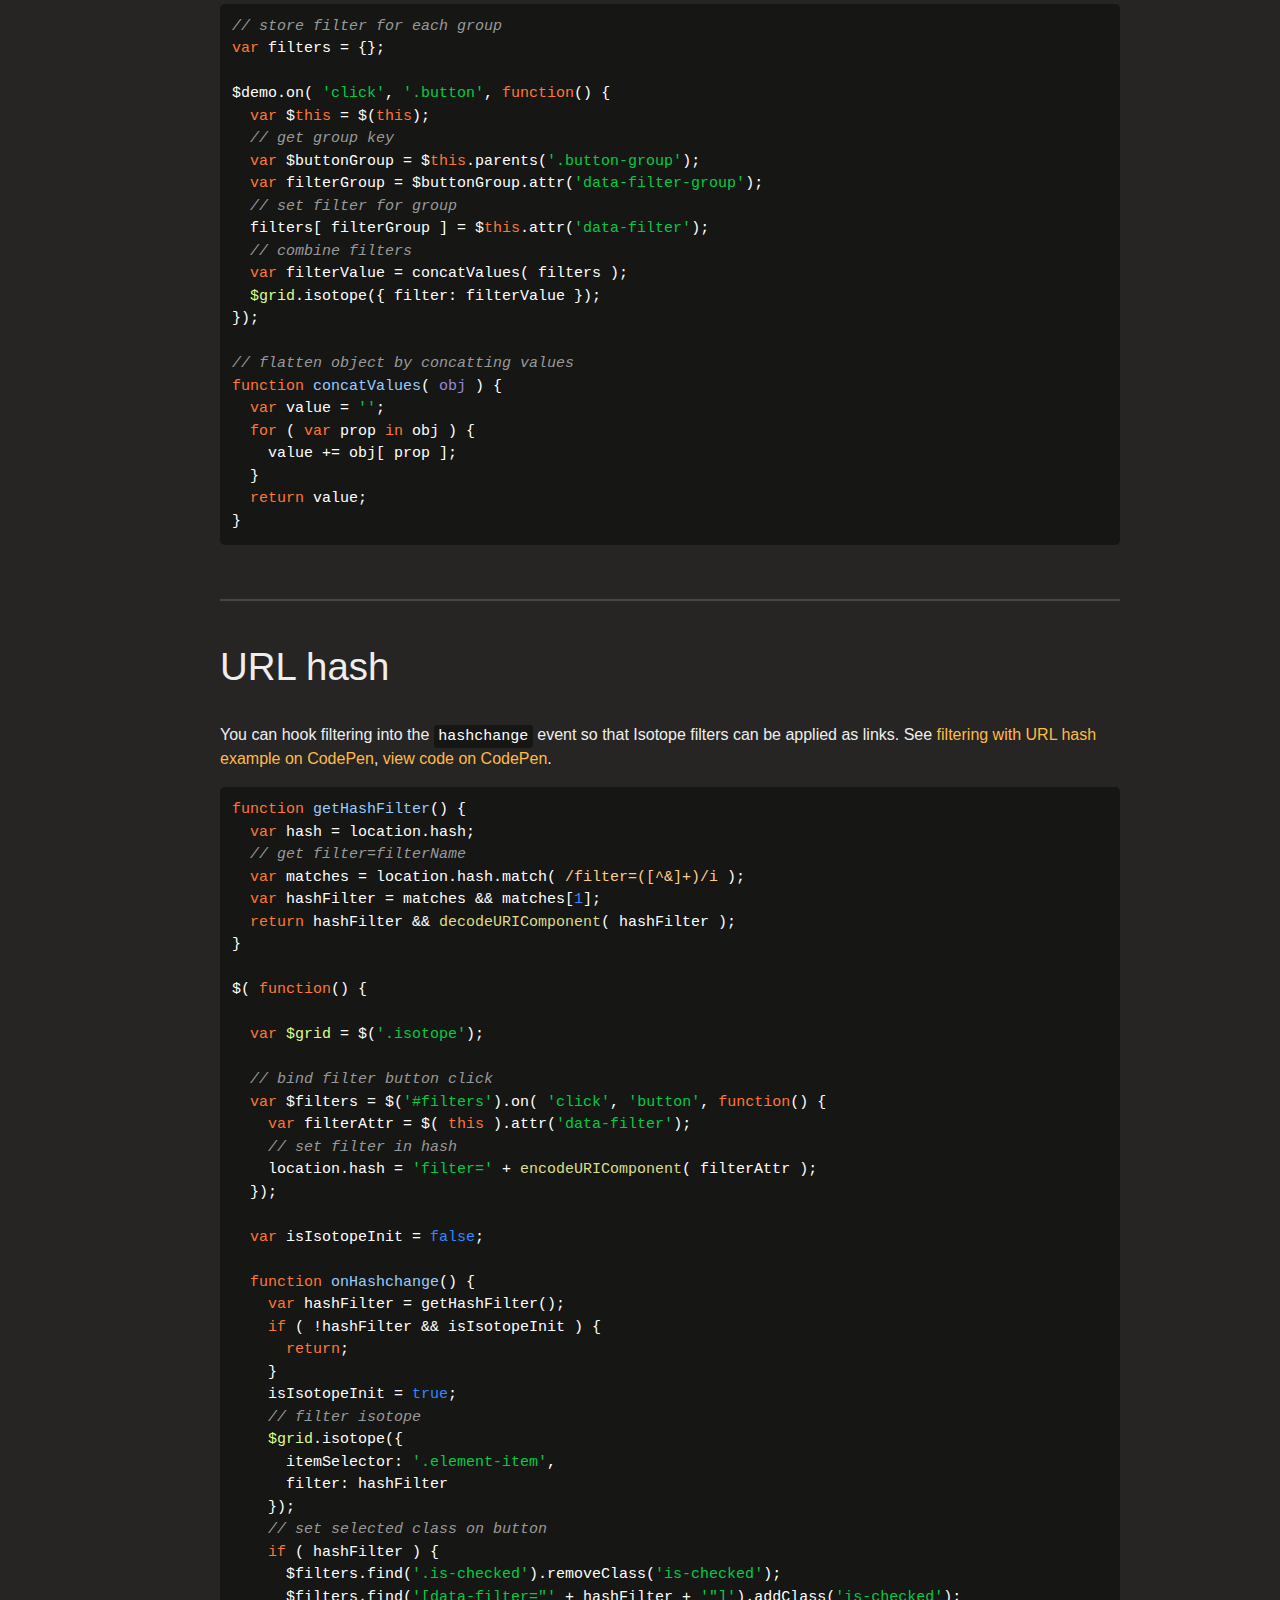
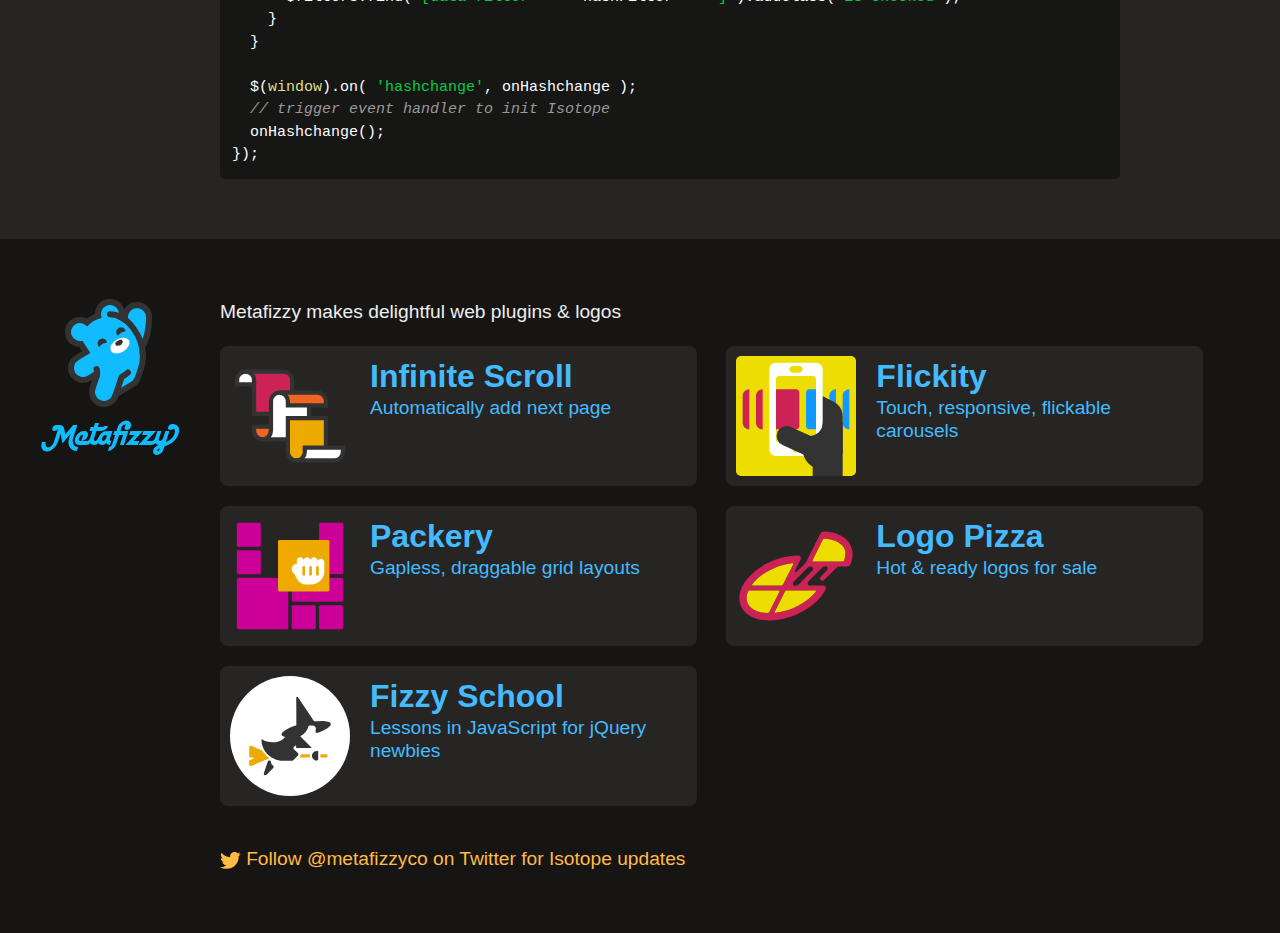
<file: js/isotope-docs/filtering.html>
<!doctype html>
<html class="export" lang="en">
<head>
  <meta charset="utf-8">
  <meta name="viewport" content="width=device-width">
  <meta name="description" content="Filter &amp; sort magical layouts">

  <title>Isotope &#xB7; Filtering</title>

    <!-- Isotope does not require any CSS files -->
    <link rel="stylesheet" href="css/isotope-docs.css?6" media="screen">

  <meta name="twitter:card" content="summary">
  <meta name="twitter:site" content="@metafizzyco">
  <meta name="twitter:url" content="https://isotope.metafizzy.co/filtering.html">
  <meta name="twitter:title" content="Isotope Filtering">
  <meta name="twitter:description" content="Filter &amp; sort magical layouts">

</head>
<body class="page--filtering">


  <div class="nav">
    <h1 class="nav__title"><a href=".">Isotope</a></h1>
  
    <ol class="site-nav">
      <li class="site-nav__item site-nav__item--filtering">
        <a class="site-nav__item__link" href="filtering.html">Filtering</a></li>
      <li class="site-nav__item site-nav__item--sorting">
        <a class="site-nav__item__link" href="sorting.html">Sorting</a></li>
      <li class="site-nav__item site-nav__item--layout ">
        <a class="site-nav__item__link" href="layout.html">Layout</a>
      </li>
      <li class="site-nav__item site-nav__item--layout-modes sub-nav-parent">
        <a class="site-nav__item__link" href="layout-modes.html">Layout modes</a>
        <ul class="sub-nav">
            <li class="sub-nav__item sub-nav__item--masonry">
              <a class="sub-nav__item__link" href="layout-modes/masonry.html">masonry</a></li>
            <li class="sub-nav__item sub-nav__item--fitrows">
              <a class="sub-nav__item__link" href="layout-modes/fitrows.html">fitRows</a></li>
            <li class="sub-nav__item sub-nav__item--vertical">
              <a class="sub-nav__item__link" href="layout-modes/vertical.html">vertical</a></li>
            <li class="sub-nav__item sub-nav__item--packery">
              <a class="sub-nav__item__link" href="layout-modes/packery.html">packery</a></li>
            <li class="sub-nav__item sub-nav__item--cellsbyrow">
              <a class="sub-nav__item__link" href="layout-modes/cellsbyrow.html">cellsByRow</a></li>
            <li class="sub-nav__item sub-nav__item--masonryhorizontal">
              <a class="sub-nav__item__link" href="layout-modes/masonryhorizontal.html">masonryHorizontal</a></li>
            <li class="sub-nav__item sub-nav__item--fitcolumns">
              <a class="sub-nav__item__link" href="layout-modes/fitcolumns.html">fitColumns</a></li>
            <li class="sub-nav__item sub-nav__item--cellsbycolumn">
              <a class="sub-nav__item__link" href="layout-modes/cellsbycolumn.html">cellsByColumn</a></li>
            <li class="sub-nav__item sub-nav__item--horiz">
              <a class="sub-nav__item__link" href="layout-modes/horiz.html">horiz</a></li>
        </ul>
      </li>
      <li class="site-nav__item site-nav__item--options">
        <a class="site-nav__item__link" href="options.html">Options</a></li>
      <li class="site-nav__item site-nav__item--methods">
        <a class="site-nav__item__link" href="methods.html">Methods</a></li>
      <li class="site-nav__item site-nav__item--events">
        <a class="site-nav__item__link" href="events.html">Events</a></li>
      <li class="site-nav__item site-nav__item--extras">
        <a class="site-nav__item__link" href="extras.html">Extras</a></li>
      <li class="site-nav__item site-nav__item--license">
        <a class="site-nav__item__link" href="license.html">License</a></li>
      <li class="site-nav__item site-nav__item--faq">
        <a class="site-nav__item__link" href="faq.html">FAQ</a></li>
    </ol>
  
    <ul class="page-nav" data-js="page-nav">
<li class="page-nav__item page-nav__item--h2"><a href="#selectors">Selectors</a></li>
<li class="page-nav__item page-nav__item--h3"><a href="#jquery-selectors">jQuery selectors</a></li>
<li class="page-nav__item page-nav__item--h2"><a href="#functions">Functions</a></li>
<li class="page-nav__item page-nav__item--h2"><a href="#ui">UI</a></li>
<li class="page-nav__item page-nav__item--h3"><a href="#filter-functions">Filter functions</a></li>
<li class="page-nav__item page-nav__item--h3"><a href="#other-ui">Other UI</a></li>
<li class="page-nav__item page-nav__item--h2"><a href="#combination-filters">Combination filters</a></li>
<li class="page-nav__item page-nav__item--h3"><a href="#combination-filters-ui">Combination filters UI</a></li>
<li class="page-nav__item page-nav__item--h2"><a href="#url-hash">URL hash</a></li>
</ul>
  </div>


  <div id="content" class="main">
    <div class="container">
        <h1>Filtering</h1>


<p>Isotope can hide and show item elements with the <code>filter</code> option. Items that match that filter will be shown. Items that do not match will be hidden.</p>

<div class="big-demo go-wide" data-js="filtering-demo">
  <div class="filter-button-group button-group js-radio-button-group">
    <button class="button is-checked" data-filter="*">show all</button>
    <button class="button" data-filter=".metal">metal</button>
    <button class="button" data-filter=".transition">transition</button>
    <button class="button" data-filter=".alkali, .alkaline-earth">alkali &amp; alkaline-earth</button>
    <button class="button" data-filter=":not(.transition)">not transition</button>
    <button class="button" data-filter=".metal:not(.transition)">metal but not transition</button>
    <button class="button" data-filter="numberGreaterThan50">number &gt; 50</button>
    <button class="button" data-filter="ium">name ends with &#x2013;ium</button>
  </div>

  <pre class="code-display"><code>$grid.isotope({...})</code></pre>

  <div class="grid">
      <div class="element-item transition metal " data-category="transition">
        <h5 class="name">Mercury</h5>
        <p class="symbol">Hg</p>
        <p class="number">80</p>
        <p class="weight">200.59</p>
      </div>
      <div class="element-item metalloid " data-category="metalloid">
        <h5 class="name">Tellurium</h5>
        <p class="symbol">Te</p>
        <p class="number">52</p>
        <p class="weight">127.6</p>
      </div>
      <div class="element-item post-transition metal " data-category="post-transition">
        <h5 class="name">Bismuth</h5>
        <p class="symbol">Bi</p>
        <p class="number">83</p>
        <p class="weight">208.980</p>
      </div>
      <div class="element-item post-transition metal " data-category="post-transition">
        <h5 class="name">Lead</h5>
        <p class="symbol">Pb</p>
        <p class="number">82</p>
        <p class="weight">207.2</p>
      </div>
      <div class="element-item transition metal " data-category="transition">
        <h5 class="name">Gold</h5>
        <p class="symbol">Au</p>
        <p class="number">79</p>
        <p class="weight">196.967</p>
      </div>
      <div class="element-item alkali metal " data-category="alkali">
        <h5 class="name">Potassium</h5>
        <p class="symbol">K</p>
        <p class="number">19</p>
        <p class="weight">39.0983</p>
      </div>
      <div class="element-item alkali metal " data-category="alkali">
        <h5 class="name">Sodium</h5>
        <p class="symbol">Na</p>
        <p class="number">11</p>
        <p class="weight">22.99</p>
      </div>
      <div class="element-item transition metal " data-category="transition">
        <h5 class="name">Cadmium</h5>
        <p class="symbol">Cd</p>
        <p class="number">48</p>
        <p class="weight">112.411</p>
      </div>
      <div class="element-item alkaline-earth metal " data-category="alkaline-earth">
        <h5 class="name">Calcium</h5>
        <p class="symbol">Ca</p>
        <p class="number">20</p>
        <p class="weight">40.078</p>
      </div>
      <div class="element-item transition metal " data-category="transition">
        <h5 class="name">Rhenium</h5>
        <p class="symbol">Re</p>
        <p class="number">75</p>
        <p class="weight">186.207</p>
      </div>
      <div class="element-item post-transition metal " data-category="post-transition">
        <h5 class="name">Thallium</h5>
        <p class="symbol">Tl</p>
        <p class="number">81</p>
        <p class="weight">204.383</p>
      </div>
      <div class="element-item metalloid " data-category="metalloid">
        <h5 class="name">Antimony</h5>
        <p class="symbol">Sb</p>
        <p class="number">51</p>
        <p class="weight">121.76</p>
      </div>
      <div class="element-item transition metal " data-category="transition">
        <h5 class="name">Cobalt</h5>
        <p class="symbol">Co</p>
        <p class="number">27</p>
        <p class="weight">58.933</p>
      </div>
      <div class="element-item lanthanoid metal inner-transition " data-category="lanthanoid">
        <h5 class="name">Ytterbium</h5>
        <p class="symbol">Yb</p>
        <p class="number">70</p>
        <p class="weight">173.054</p>
      </div>
      <div class="element-item noble-gas nonmetal " data-category="noble-gas">
        <h5 class="name">Argon</h5>
        <p class="symbol">Ar</p>
        <p class="number">18</p>
        <p class="weight">39.948</p>
      </div>
      <div class="element-item diatomic nonmetal " data-category="diatomic">
        <h5 class="name">Nitrogen</h5>
        <p class="symbol">N</p>
        <p class="number">7</p>
        <p class="weight">14.007</p>
      </div>
      <div class="element-item actinoid metal inner-transition " data-category="actinoid">
        <h5 class="name">Uranium</h5>
        <p class="symbol">U</p>
        <p class="number">92</p>
        <p class="weight">238.029</p>
      </div>
      <div class="element-item actinoid metal inner-transition " data-category="actinoid">
        <h5 class="name">Plutonium</h5>
        <p class="symbol">Pu</p>
        <p class="number">94</p>
        <p class="weight">(244)</p>
      </div>
  </div>

  <p class="edit-demo">
      <a href="https://codepen.io/desandro/pen/Ehgij">Edit this demo</a>
      or <a href="https://codepen.io/desandro/pen/BgcCD">vanilla JS demo</a> on CodePen
  </p>
</div>


<h2 id="selectors">Selectors</h2>

<p>The simplest way to filter items is with selectors, like classes. For example, each item element can have several identifying classes: <code>transition</code>, <code>metal</code>, <code>lanthanoid</code>, <code>alkali</code>, etc.</p>

<pre><code class="html"><span class="tag">&lt;<span class="name">div</span> <span class="attr">class</span>=<span class="string">&quot;grid&quot;</span>&gt;</span>
  <span class="tag">&lt;<span class="name">div</span> <span class="attr">class</span>=<span class="string">&quot;element-item transition metal&quot;</span>&gt;</span>...<span class="tag">&lt;/<span class="name">div</span>&gt;</span>
  <span class="tag">&lt;<span class="name">div</span> <span class="attr">class</span>=<span class="string">&quot;element-item post-transition metal&quot;</span>&gt;</span>...<span class="tag">&lt;/<span class="name">div</span>&gt;</span>
  <span class="tag">&lt;<span class="name">div</span> <span class="attr">class</span>=<span class="string">&quot;element-item alkali metal&quot;</span>&gt;</span>...<span class="tag">&lt;/<span class="name">div</span>&gt;</span>
  <span class="tag">&lt;<span class="name">div</span> <span class="attr">class</span>=<span class="string">&quot;element-item transition metal&quot;</span>&gt;</span>...<span class="tag">&lt;/<span class="name">div</span>&gt;</span>
  <span class="tag">&lt;<span class="name">div</span> <span class="attr">class</span>=<span class="string">&quot;element-item lanthanoid metal inner-transition&quot;</span>&gt;</span>...<span class="tag">&lt;/<span class="name">div</span>&gt;</span>
  <span class="tag">&lt;<span class="name">div</span> <span class="attr">class</span>=<span class="string">&quot;element-item halogen nonmetal&quot;</span>&gt;</span>...<span class="tag">&lt;/<span class="name">div</span>&gt;</span>
  <span class="tag">&lt;<span class="name">div</span> <span class="attr">class</span>=<span class="string">&quot;element-item alkaline-earth metal&quot;</span>&gt;</span>...<span class="tag">&lt;/<span class="name">div</span>&gt;</span>
  ...
<span class="tag">&lt;/<span class="name">div</span>&gt;</span>
</code></pre>

<p>Set a selector with the <code>filter</code> option. Items that match the selector will be shown. Items that do not match will be hidden. </p>

<pre><code class="js"><span class="comment">// filter .metal items</span>
<span class="jquery_var">$grid</span>.isotope({ <span class="attr">filter</span>: <span class="string">&apos;.metal&apos;</span> });

<span class="comment">// filter .alkali OR .alkaline-earth items</span>
<span class="jquery_var">$grid</span>.isotope({ <span class="attr">filter</span>: <span class="string">&apos;.alkali, .alkaline-earth&apos;</span> });

<span class="comment">// filter .metal AND .transition items</span>
<span class="jquery_var">$grid</span>.isotope({ <span class="attr">filter</span>: <span class="string">&apos;.metal.transition&apos;</span> });

<span class="comment">// show all items</span>
<span class="jquery_var">$grid</span>.isotope({ <span class="attr">filter</span>: <span class="string">&apos;*&apos;</span> });

</code></pre>


<h3 id="jquery-selectors">jQuery selectors</h3>

<p>Isotope uses jQuery to filter items (if jQuery is present). You can filter items with <a href="https://api.jquery.com/category/selectors/">jQuery selectors</a>.</p>

<pre><code class="js"><span class="comment">// filter .metal items that are NOT .transition</span>
<span class="jquery_var">$grid</span>.isotope({ <span class="attr">filter</span>: <span class="string">&apos;.metal:not(.transition)&apos;</span> });
</code></pre>


<h2 id="functions">Functions</h2>

<p>You can filter with functions. The example at the top of this page uses a function to filter items when the item&#x2019;s number is greater than 50.</p>

<pre><code class="html"><span class="tag">&lt;<span class="name">div</span> <span class="attr">class</span>=<span class="string">&quot;grid&quot;</span>&gt;</span>
  <span class="tag">&lt;<span class="name">div</span> <span class="attr">class</span>=<span class="string">&quot;element-item ...&quot;</span>&gt;</span><span class="tag">&lt;<span class="name">p</span> <span class="attr">class</span>=<span class="string">&quot;number&quot;</span>&gt;</span>80<span class="tag">&lt;/<span class="name">p</span>&gt;</span><span class="tag">&lt;/<span class="name">div</span>&gt;</span>
  <span class="tag">&lt;<span class="name">div</span> <span class="attr">class</span>=<span class="string">&quot;element-item ...&quot;</span>&gt;</span><span class="tag">&lt;<span class="name">p</span> <span class="attr">class</span>=<span class="string">&quot;number&quot;</span>&gt;</span>42<span class="tag">&lt;/<span class="name">p</span>&gt;</span><span class="tag">&lt;/<span class="name">div</span>&gt;</span>
  <span class="tag">&lt;<span class="name">div</span> <span class="attr">class</span>=<span class="string">&quot;element-item ...&quot;</span>&gt;</span><span class="tag">&lt;<span class="name">p</span> <span class="attr">class</span>=<span class="string">&quot;number&quot;</span>&gt;</span>20<span class="tag">&lt;/<span class="name">p</span>&gt;</span><span class="tag">&lt;/<span class="name">div</span>&gt;</span>
  <span class="tag">&lt;<span class="name">div</span> <span class="attr">class</span>=<span class="string">&quot;element-item ...&quot;</span>&gt;</span><span class="tag">&lt;<span class="name">p</span> <span class="attr">class</span>=<span class="string">&quot;number&quot;</span>&gt;</span>75<span class="tag">&lt;/<span class="name">p</span>&gt;</span><span class="tag">&lt;/<span class="name">div</span>&gt;</span>
  ...
<span class="tag">&lt;/<span class="name">div</span>&gt;</span>
</code></pre>

<p>If you use jQuery, you can filter with <a href="https://api.jquery.com/is/#is-functionindex">functions in jQuery</a>.</p>

<pre><code class="js"><span class="jquery_var">$grid</span>.isotope({
  <span class="comment">// filter element with numbers greater than 50</span>
  filter: <span class="function"><span class="keyword">function</span>(<span class="params"></span>) </span>{
    <span class="comment">// _this_ is the item element. Get text of element&apos;s .number</span>
    <span class="keyword">var</span> number = $(<span class="keyword">this</span>).find(<span class="string">&apos;.number&apos;</span>).text();
    <span class="comment">// return true to show, false to hide</span>
    <span class="keyword">return</span> <span class="built_in">parseInt</span>( number, <span class="number">10</span> ) &gt; <span class="number">50</span>;
  }
})
</code></pre>

<p>You can still filter with functions if you don&#x2019;t use jQuery.</p>

<pre><code class="js"><span class="isotope_var">iso</span>.arrange({
  <span class="comment">// item element provided as argument</span>
  filter: <span class="function"><span class="keyword">function</span>(<span class="params"> itemElem </span>) </span>{
    <span class="keyword">var</span> number = itemElem.querySelector(<span class="string">&apos;.number&apos;</span>).innerText;
    <span class="keyword">return</span> <span class="built_in">parseInt</span>( number, <span class="number">10</span> ) &gt; <span class="number">50</span>;
  }
});
</code></pre>


<h2 id="ui">UI</h2>

<p>The example at the top uses buttons for UI. Each button has its filter set in the <code>data-filter</code> attribute.</p>

<pre><code class="html"><span class="tag">&lt;<span class="name">div</span> <span class="attr">class</span>=<span class="string">&quot;button-group filter-button-group&quot;</span>&gt;</span>
  <span class="tag">&lt;<span class="name">button</span> <span class="attr">data-filter</span>=<span class="string">&quot;*&quot;</span>&gt;</span>show all<span class="tag">&lt;/<span class="name">button</span>&gt;</span>
  <span class="tag">&lt;<span class="name">button</span> <span class="attr">data-filter</span>=<span class="string">&quot;.metal&quot;</span>&gt;</span>metal<span class="tag">&lt;/<span class="name">button</span>&gt;</span>
  <span class="tag">&lt;<span class="name">button</span> <span class="attr">data-filter</span>=<span class="string">&quot;.transition&quot;</span>&gt;</span>transition<span class="tag">&lt;/<span class="name">button</span>&gt;</span>
  <span class="tag">&lt;<span class="name">button</span> <span class="attr">data-filter</span>=<span class="string">&quot;.alkali, .alkaline-earth&quot;</span>&gt;</span>alkali &amp; alkaline-earth<span class="tag">&lt;/<span class="name">button</span>&gt;</span>
  <span class="tag">&lt;<span class="name">button</span> <span class="attr">data-filter</span>=<span class="string">&quot;:not(.transition)&quot;</span>&gt;</span>not transition<span class="tag">&lt;/<span class="name">button</span>&gt;</span>
  <span class="tag">&lt;<span class="name">button</span> <span class="attr">data-filter</span>=<span class="string">&quot;.metal:not(.transition)&quot;</span>&gt;</span>metal but not transition<span class="tag">&lt;/<span class="name">button</span>&gt;</span>
<span class="tag">&lt;/<span class="name">div</span>&gt;</span>
</code></pre>

<p>In the JS, we can use that filter when a button is clicked.</p>

<pre><code class="js"><span class="comment">// init Isotope</span>
<span class="keyword">var</span> <span class="jquery_var">$grid</span> = $(<span class="string">&apos;.grid&apos;</span>).isotope({
  <span class="comment">// options</span>
});
<span class="comment">// filter items on button click</span>
$(<span class="string">&apos;.filter-button-group&apos;</span>).on( <span class="string">&apos;click&apos;</span>, <span class="string">&apos;button&apos;</span>, <span class="function"><span class="keyword">function</span>(<span class="params"></span>) </span>{
  <span class="keyword">var</span> filterValue = $(<span class="keyword">this</span>).attr(<span class="string">&apos;data-filter&apos;</span>);
  <span class="jquery_var">$grid</span>.isotope({ <span class="attr">filter</span>: filterValue });
});
</code></pre>

<h3 id="filter-functions">Filter functions</h3>

<p>To filter with a function, use a keyword and map it to an object.</p>

<pre><code class="html"><span class="tag">&lt;<span class="name">button</span> <span class="attr">data-filter</span>=<span class="string">&quot;numberGreaterThan50&quot;</span>&gt;</span>number &gt; 50<span class="tag">&lt;/<span class="name">button</span>&gt;</span>
<span class="tag">&lt;<span class="name">button</span> <span class="attr">data-filter</span>=<span class="string">&quot;ium&quot;</span>&gt;</span>name ends with -ium<span class="tag">&lt;/<span class="name">button</span>&gt;</span>
</code></pre>

<pre><code class="js"><span class="comment">// jQuery</span>
<span class="comment">// hash of functions that match data-filter values</span>
<span class="keyword">var</span> filterFns = {
  <span class="comment">// show if number is greater than 50</span>
  numberGreaterThan50: <span class="function"><span class="keyword">function</span>(<span class="params"></span>) </span>{
    <span class="comment">// use $(this) to get item element</span>
    <span class="keyword">var</span> number = $(<span class="keyword">this</span>).find(<span class="string">&apos;.number&apos;</span>).text();
    <span class="keyword">return</span> <span class="built_in">parseInt</span>( number, <span class="number">10</span> ) &gt; <span class="number">50</span>;
  },
  <span class="comment">// show if name ends with -ium</span>
  ium: <span class="function"><span class="keyword">function</span>(<span class="params"></span>) </span>{
    <span class="keyword">var</span> name = $(<span class="keyword">this</span>).find(<span class="string">&apos;.name&apos;</span>).text();
    <span class="keyword">return</span> name.match( <span class="regexp">/ium$/</span> );
  }
};

<span class="comment">// filter items on button click</span>
$(<span class="string">&apos;.filter-button-group&apos;</span>).on( <span class="string">&apos;click&apos;</span>, <span class="string">&apos;button&apos;</span>, <span class="function"><span class="keyword">function</span>(<span class="params"></span>) </span>{
  <span class="keyword">var</span> filterValue = $(<span class="keyword">this</span>).attr(<span class="string">&apos;data-filter&apos;</span>);
  <span class="comment">// use filter function if value matches</span>
  filterValue = filterFns[ filterValue ] || filterValue;
  <span class="jquery_var">$grid</span>.isotope({ <span class="attr">filter</span>: filterValue });
});
</code></pre>

<pre><code class="js"><span class="comment">// vanilla JS</span>
<span class="comment">// hash of functions that match data-filter values</span>
<span class="keyword">var</span> filterFns = {
  <span class="comment">// show if number is greater than 50</span>
  numberGreaterThan50: <span class="function"><span class="keyword">function</span>(<span class="params"> itemElem </span>) </span>{
    <span class="comment">// use itemElem argument for item element</span>
    <span class="keyword">var</span> number = itemElem.querySelector(<span class="string">&apos;.number&apos;</span>).textContent;
    <span class="keyword">return</span> <span class="built_in">parseInt</span>( number, <span class="number">10</span> ) &gt; <span class="number">50</span>;
  },
  <span class="comment">// show if name ends with -ium</span>
  ium: <span class="function"><span class="keyword">function</span>(<span class="params"> itemElem </span>) </span>{
    <span class="keyword">var</span> number = itemElem.querySelector(<span class="string">&apos;.name&apos;</span>).textContent;
    <span class="keyword">return</span> name.match( <span class="regexp">/ium$/</span> );
  }
};
</code></pre>

<h3 id="other-ui">Other UI</h3>

<p>Your UI does not have to be buttons. You can use <code>&lt;select&gt;</code>s, radio inputs,  and other options.</p>

<ul>
  <li><a href="https://codepen.io/desandro/pen/jubmr">Select example</a></li>
  <li><a href="https://codepen.io/desandro/pen/qlwyL">Radio input example</a></li>
  <li><a href="https://codepen.io/desandro/pen/wfaGu">Filtering with a quick-search</a></li>
  <li><a href="https://codepen.io/desandro/pen/JGKyrY">Inclusive combination filters with checkboxes</a></li>
  <li><a href="https://codepen.io/desandro/pen/zrMXQv">Inclusive combination filters with toggle buttons</a></li>
</ul>


<h2 id="combination-filters">Combination filters</h2>

<p>Filters can be combined. In addition to filtering for just <code>.red</code> or <code>.tall</code>, you can pass in a filter selector of both: <code>.red.tall</code>.</p>

<div class="big-demo" data-js="combination-filters">

  <div class="ui-group">
    <p class="ui-group__title">Color</p>
    <div class="button-group js-radio-button-group" data-filter-group="color">
      <button class="button is-checked" data-filter="">any</button>
        <button class="button" data-filter=".red">red</button>
        <button class="button" data-filter=".blue">blue</button>
        <button class="button" data-filter=".yellow">yellow</button>
    </div>
  </div>

  <div class="ui-group">
    <p class="ui-group__title">Size</p>
    <div class="button-group js-radio-button-group" data-filter-group="size">
      <button class="button is-checked" data-filter="">any</button>
        <button class="button" data-filter=".small">small</button>
        <button class="button" data-filter=".wide">wide</button>
        <button class="button" data-filter=".big">big</button>
        <button class="button" data-filter=".tall">tall</button>
    </div>
  </div>

  <div class="ui-group">
    <p class="ui-group__title">Shape</p>
    <div class="button-group js-radio-button-group" data-filter-group="shape">
      <button class="button is-checked" data-filter="">any</button>
        <button class="button" data-filter=".round">round</button>
        <button class="button" data-filter=".square">square</button>
    </div>
  </div>

  <pre class="code-display"><code>$grid.isotope({...})</code></pre>

  <div class="grid">
            <div class="color-shape small round red"></div>
            <div class="color-shape small round blue"></div>
            <div class="color-shape small round yellow"></div>
            <div class="color-shape small square red"></div>
            <div class="color-shape small square blue"></div>
            <div class="color-shape small square yellow"></div>
            <div class="color-shape wide round red"></div>
            <div class="color-shape wide round blue"></div>
            <div class="color-shape wide round yellow"></div>
            <div class="color-shape wide square red"></div>
            <div class="color-shape wide square blue"></div>
            <div class="color-shape wide square yellow"></div>
            <div class="color-shape big round red"></div>
            <div class="color-shape big round blue"></div>
            <div class="color-shape big round yellow"></div>
            <div class="color-shape big square red"></div>
            <div class="color-shape big square blue"></div>
            <div class="color-shape big square yellow"></div>
            <div class="color-shape tall round red"></div>
            <div class="color-shape tall round blue"></div>
            <div class="color-shape tall round yellow"></div>
            <div class="color-shape tall square red"></div>
            <div class="color-shape tall square blue"></div>
            <div class="color-shape tall square yellow"></div>
  </div>

  <p class="edit-demo">
      <a href="https://codepen.io/desandro/pen/JEojz">Edit this demo on CodePen</a>
  </p>
</div>

<h3 id="combination-filters-ui">Combination filters UI</h3>

<p>In this example, buttons are collected in a <code>button-group</code>. Each <code>button-group</code> has a <code>data-filter-group</code>.</p>

<pre><code class="html"><span class="tag">&lt;<span class="name">div</span> <span class="attr">class</span>=<span class="string">&quot;button-group&quot;</span> <span class="attr">data-filter-group</span>=<span class="string">&quot;color&quot;</span>&gt;</span>
  <span class="tag">&lt;<span class="name">button</span> <span class="attr">data-filter</span>=<span class="string">&quot;&quot;</span>&gt;</span>any<span class="tag">&lt;/<span class="name">button</span>&gt;</span>
  <span class="tag">&lt;<span class="name">button</span> <span class="attr">data-filter</span>=<span class="string">&quot;.red&quot;</span>&gt;</span>red<span class="tag">&lt;/<span class="name">button</span>&gt;</span>
  <span class="tag">&lt;<span class="name">button</span> <span class="attr">data-filter</span>=<span class="string">&quot;.blue&quot;</span>&gt;</span>blue<span class="tag">&lt;/<span class="name">button</span>&gt;</span>
  <span class="tag">&lt;<span class="name">button</span> <span class="attr">data-filter</span>=<span class="string">&quot;.yellow&quot;</span>&gt;</span>yellow<span class="tag">&lt;/<span class="name">button</span>&gt;</span>
<span class="tag">&lt;/<span class="name">div</span>&gt;</span>

<span class="tag">&lt;<span class="name">div</span> <span class="attr">class</span>=<span class="string">&quot;button-group&quot;</span> <span class="attr">data-filter-group</span>=<span class="string">&quot;size&quot;</span>&gt;</span>
  <span class="tag">&lt;<span class="name">button</span> <span class="attr">data-filter</span>=<span class="string">&quot;&quot;</span>&gt;</span>any<span class="tag">&lt;/<span class="name">button</span>&gt;</span>
  <span class="tag">&lt;<span class="name">button</span> <span class="attr">data-filter</span>=<span class="string">&quot;.small&quot;</span>&gt;</span>small<span class="tag">&lt;/<span class="name">button</span>&gt;</span>
  <span class="tag">&lt;<span class="name">button</span> <span class="attr">data-filter</span>=<span class="string">&quot;.wide&quot;</span>&gt;</span>wide<span class="tag">&lt;/<span class="name">button</span>&gt;</span>
  ...
<span class="tag">&lt;/<span class="name">div</span>&gt;</span>
</code></pre>

<p>In the JavaScript, these filters are stored in an object, <code>filters</code>. When a button is clicked, it changes the filter for that group. The object&#x2019;s values are then combined into one filter <code>&apos;.red.small&apos;</code>.</p>

<pre><code class="js"><span class="comment">// store filter for each group</span>
<span class="keyword">var</span> filters = {};

$demo.on( <span class="string">&apos;click&apos;</span>, <span class="string">&apos;.button&apos;</span>, <span class="function"><span class="keyword">function</span>(<span class="params"></span>) </span>{
  <span class="keyword">var</span> $<span class="keyword">this</span> = $(<span class="keyword">this</span>);
  <span class="comment">// get group key</span>
  <span class="keyword">var</span> $buttonGroup = $<span class="keyword">this</span>.parents(<span class="string">&apos;.button-group&apos;</span>);
  <span class="keyword">var</span> filterGroup = $buttonGroup.attr(<span class="string">&apos;data-filter-group&apos;</span>);
  <span class="comment">// set filter for group</span>
  filters[ filterGroup ] = $<span class="keyword">this</span>.attr(<span class="string">&apos;data-filter&apos;</span>);
  <span class="comment">// combine filters</span>
  <span class="keyword">var</span> filterValue = concatValues( filters );
  <span class="jquery_var">$grid</span>.isotope({ <span class="attr">filter</span>: filterValue });
});

<span class="comment">// flatten object by concatting values</span>
<span class="function"><span class="keyword">function</span> <span class="title">concatValues</span>(<span class="params"> obj </span>) </span>{
  <span class="keyword">var</span> value = <span class="string">&apos;&apos;</span>;
  <span class="keyword">for</span> ( <span class="keyword">var</span> prop <span class="keyword">in</span> obj ) {
    value += obj[ prop ];
  }
  <span class="keyword">return</span> value;
}
</code></pre>

<h2 id="url-hash">URL hash</h2>

<p>You can hook filtering into the <code>hashchange</code> event so that Isotope filters can be applied as links. See <a href="https://s.codepen.io/desandro/debug/vErxXj#filter=%3Anot(.transition)">filtering with URL hash example on CodePen</a>, <a href="https://codepen.io/desandro/pen/vErxXj">view code on CodePen</a>.</p>

<pre><code class="js"><span class="function"><span class="keyword">function</span> <span class="title">getHashFilter</span>(<span class="params"></span>) </span>{
  <span class="keyword">var</span> hash = location.hash;
  <span class="comment">// get filter=filterName</span>
  <span class="keyword">var</span> matches = location.hash.match( <span class="regexp">/filter=([^&amp;]+)/i</span> );
  <span class="keyword">var</span> hashFilter = matches &amp;&amp; matches[<span class="number">1</span>];
  <span class="keyword">return</span> hashFilter &amp;&amp; <span class="built_in">decodeURIComponent</span>( hashFilter );
}

$( <span class="function"><span class="keyword">function</span>(<span class="params"></span>) </span>{

  <span class="keyword">var</span> <span class="jquery_var">$grid</span> = $(<span class="string">&apos;.isotope&apos;</span>);

  <span class="comment">// bind filter button click</span>
  <span class="keyword">var</span> $filters = $(<span class="string">&apos;#filters&apos;</span>).on( <span class="string">&apos;click&apos;</span>, <span class="string">&apos;button&apos;</span>, <span class="function"><span class="keyword">function</span>(<span class="params"></span>) </span>{
    <span class="keyword">var</span> filterAttr = $( <span class="keyword">this</span> ).attr(<span class="string">&apos;data-filter&apos;</span>);
    <span class="comment">// set filter in hash</span>
    location.hash = <span class="string">&apos;filter=&apos;</span> + <span class="built_in">encodeURIComponent</span>( filterAttr );
  });

  <span class="keyword">var</span> isIsotopeInit = <span class="literal">false</span>;

  <span class="function"><span class="keyword">function</span> <span class="title">onHashchange</span>(<span class="params"></span>) </span>{
    <span class="keyword">var</span> hashFilter = getHashFilter();
    <span class="keyword">if</span> ( !hashFilter &amp;&amp; isIsotopeInit ) {
      <span class="keyword">return</span>;
    }
    isIsotopeInit = <span class="literal">true</span>;
    <span class="comment">// filter isotope</span>
    <span class="jquery_var">$grid</span>.isotope({
      <span class="attr">itemSelector</span>: <span class="string">&apos;.element-item&apos;</span>,
      <span class="attr">filter</span>: hashFilter
    });
    <span class="comment">// set selected class on button</span>
    <span class="keyword">if</span> ( hashFilter ) {
      $filters.find(<span class="string">&apos;.is-checked&apos;</span>).removeClass(<span class="string">&apos;is-checked&apos;</span>);
      $filters.find(<span class="string">&apos;[data-filter=&quot;&apos;</span> + hashFilter + <span class="string">&apos;&quot;]&apos;</span>).addClass(<span class="string">&apos;is-checked&apos;</span>);
    }
  }

  $(<span class="built_in">window</span>).on( <span class="string">&apos;hashchange&apos;</span>, onHashchange );
  <span class="comment">// trigger event handler to init Isotope</span>
  onHashchange();
});
</code></pre>
    </div>
  </div>

  <footer class="site-footer">
  
    <div class="container">
  
      <p class="site-footer__copy">Metafizzy makes delightful web plugins &amp; logos</p>
  
      <div class="showcase">
      
        <ul class="showcase-item-list">
      
            <li class="showcase-item">
              <a class="showcase-item__link" href="https://infinite-scroll.com">
                <div class="showcase-item__image">
                    <svg class="infinite-scroll-illo" xmlns="http://www.w3.org/2000/svg" viewbox="0 0 520 520" width="200" height="200">
                      <path class="infinite-scroll-illo__page infinite-scroll-illo__page--back" d="M90,110H10V90c0-22,18-40,40-40h40V110z"/>
                      <path class="infinite-scroll-illo__page infinite-scroll-illo__page--front1" d="M270,90L270,90c0-22-18-40-40-40h0H50h0c22,0,40,18,40,40v0v0v160h180V90z"/>
                      <path class="infinite-scroll-illo__page infinite-scroll-illo__page--front2" d="M170,330v-20H90v20v0c0,22,18,40,40,40h0h40V330z"/>
                      <path class="infinite-scroll-illo__page infinite-scroll-illo__page--back" d="M350,150H210c-22,0-40,18-40,40v140v0c0,22-18,40-40,40h0h220V150z"/>
                      <path class="infinite-scroll-illo__page infinite-scroll-illo__page--front3" d="M430,470V270H250v160c0,22,18,40,40,40H430z"/>
                      <path class="infinite-scroll-illo__page infinite-scroll-illo__page--front2" d="M250,190v20h180v-20c0-22-18-40-40-40H210h0C232,150,250,168,250,190L250,190z"/>
                      <path class="infinite-scroll-illo__page infinite-scroll-illo__page--back" d="M330,410v20v0c0,22-18,40-40,40h0h180c22,0,40-18,40-40v-20H330z"/>
                    </svg>
                </div>
                <div class="showcase-item__text">
                  <h3 class="showcase-item__title">Infinite Scroll</h3>
                  <p class="showcase-item__description">Automatically add next page</p>
                </div>
              </a>
            </li>
      
            <li class="showcase-item">
              <a class="showcase-item__link" href="https://flickity.metafizzy.co">
                <div class="showcase-item__image">
                    <svg class="flickity-illo" xmlns="http://www.w3.org/2000/svg" viewbox="0 0 360 360" width="100" height="100">
                      <path class="flickity-illo__color1" fill="#19F" d="M300 220L300 220c-11 0-20-9-20-20v-80c0-11 9-20 20-20h0V220z"/>
                      <path class="flickity-illo__color1" fill="#19F" d="M340 220L340 220c-11 0-20-9-20-20v-80c0-11 9-20 20-20h0V220z"/>
                      <path class="flickity-illo__color2" fill="#333" d="M320 290V180c0-18-10-35-27-43L240 110v180H320z"/>
                      <path class="flickity-illo__color3" fill="white" d="M240 300H120c-11 0-20-9-20-20V40c0-11 9-20 20-20h120c11 0 20 9 20 20v240C260 291 251 300 240 300z"/>
                      <path class="flickity-illo__color4" fill="#ED0" d="M230 260H130c-6 0-10-5-10-10V70c0-6 5-10 10-10h100c6 0 10 5 10 10v180 C240 256 236 260 230 260z"/>
                      <path class="flickity-illo__color2" fill="#333" d="M260 200h60v81c0 32-26 59-59 59h0c-34 0-61-27-61-61V240h20 C242 240 260 222 260 200L260 200z"/>
                      <path class="flickity-illo__color5" fill="#C25" d="M180 220h-60V100h60c6 0 10 5 10 10v100C190 216 186 220 180 220z"/>
                      <path class="flickity-illo__color1" fill="#19F" d="M240 220h-20c-6 0-10-5-10-10V110c0-6 5-10 10-10h20V220z"/>
                      <rect class="flickity-illo__color2" fill="#333" x="230" y="280" width="90" height="80"/>
                      <circle class="flickity-illo__color4" fill="#ED0" cx="180" cy="280" r="10"/>
                      <line class="flickity-illo__thumb" stroke="#333" stroke-width="60" stroke-linecap="round" x1="262" y1="290" x2="152" y2="240"/>
                      <path class="flickity-illo__color4" fill="#ED0" d="M190 50h-20c-6 0-10-5-10-10v0c0-6 5-10 10-10h20c6 0 10 5 10 10v0C200 46 196 50 190 50z"/>
                      <path class="flickity-illo__color5" fill="#C25" d="M80 220L80 220c-11 0-20-9-20-20v-80c0-11 9-20 20-20h0V220z"/>
                      <path class="flickity-illo__color5" fill="#C25" d="M40 220L40 220c-11 0-20-9-20-20v-80c0-11 9-20 20-20h0V220z"/>
                    </svg>
                </div>
                <div class="showcase-item__text">
                  <h3 class="showcase-item__title">Flickity</h3>
                  <p class="showcase-item__description">Touch, responsive, flickable carousels</p>
                </div>
              </a>
            </li>
      
            <li class="showcase-item">
              <a class="showcase-item__link" href="https://packery.metafizzy.co">
                <div class="showcase-item__image">
                    <svg class="packery-illo" xmlns="http://www.w3.org/2000/svg" viewbox="0 0 700 700" width="100" height="100">
                      <path class="packery-illo__item" fill="#C09" d="M172 180H48c-4 0-8-4-8-8V48c0-4 4-8 8-8h124c4 0 8 4 8 8v124C180 176 176 180 172 180z"/>
                      <path class="packery-illo__item" fill="#C09" d="M172 340H48c-4 0-8-4-8-8V208c0-4 4-8 8-8h124c4 0 8 4 8 8v124C180 336 176 340 172 340z"/>
                      <path class="packery-illo__item" fill="#C09" d="M492 660H368c-4 0-8-4-8-8V528c0-4 4-8 8-8h124c4 0 8 4 8 8v124C500 656 496 660 492 660z"/>
                      <path class="packery-illo__item" fill="#C09" d="M652 660H528c-4 0-8-4-8-8V528c0-4 4-8 8-8h124c4 0 8 4 8 8v124C660 656 656 660 652 660z"/>
                      <path class="packery-illo__item" fill="#C09" d="M652 500H368c-4 0-8-4-8-8V368c0-4 4-8 8-8h284c4 0 8 4 8 8v124C660 496 656 500 652 500z"/>
                      <path class="packery-illo__item" fill="#C09" d="M332 660H48c-4 0-8-4-8-8V368c0-4 4-8 8-8h284c4 0 8 4 8 8v284C340 656 336 660 332 660z"/>
                      <path class="packery-illo__item" fill="#C09" d="M652 340H528c-4 0-8-4-8-8V48c0-4 4-8 8-8h124c4 0 8 4 8 8v284C660 336 656 340 652 340z"/>
                      <path class="packery-illo__draggie" fill="#EA0" d="M572 440H288c-4 0-8-4-8-8V148c0-4 4-8 8-8h284c4 0 8 4 8 8v284C580 436 576 440 572 440z"/>
                      <g>
                        <path class="packery-illo__hand" fill="white" d="M530 250c-11 0-20 9-20 20v-10c0-11-9-20-20-20s-20 9-20 20c0-11-9-20-20-20s-20 9-20 20c0-11-9-20-20-20
                          s-20 9-20 20v20c-17 0-30 13-30 30c0 11 6 20 14 25l19 35c10 18 30 30 51 30h28
                          c43 0 78-35 78-78V270C550 259 541 250 530 250z"/>
                        <line class="packery-illo__hand-line" stroke="#EA0" fill="none" stroke-width="16" stroke-linecap="round" x1="430" y1="300" x2="430" y2="340"/>
                        <line class="packery-illo__hand-line" stroke="#EA0" fill="none" stroke-width="16" stroke-linecap="round" x1="470" y1="300" x2="470" y2="340"/>
                        <line class="packery-illo__hand-line" stroke="#EA0" fill="none" stroke-width="16" stroke-linecap="round" x1="510" y1="300" x2="510" y2="340"/>
                      </g>
                    </svg>
                </div>
                <div class="showcase-item__text">
                  <h3 class="showcase-item__title">Packery</h3>
                  <p class="showcase-item__description">Gapless, draggable grid layouts</p>
                </div>
              </a>
            </li>
      
            <li class="showcase-item">
              <a class="showcase-item__link" href="http://logo.pizza">
                <div class="showcase-item__image">
                    <svg class="logo-pizza-illo" xmlns="http://www.w3.org/2000/svg" viewbox="0 0 700 700" width="100" height="100">
                      <path class="logo-pizza-illo__outline" fill="#C25" d="M513 91c-9-0-17 5-21 12l-80 160c-3 5-6 10-11 15l-47 47
                        c-5 5-12-1-9-7l32-64c5-11-2-23-14-23h-0c-121 0-268 70-327 180
                        C-9 497 35 609 196 609c138 0 279-85 327-180v0c5-11-2-23-14-23h-77c-13 0-19-15-10-24
                        l81-81c5-5 11-8 18-8l0 0c13 0 19 15 10 24L494 354c-6 6-6 14 0 20c3 3 6 4 10 4
                        c4 0 7-1 10-4l80-80h53c9 0 17-5 21-13C707 190 656 97 513 91z M334 281l-59 117
                        c-2 5-7 8-13 8H97c-4 0-6-4-3-7c49-64 143-114 236-124C333 275 335 278 334 281z
                         M70 441c2-4 6-7 10-7h168c4 0 7 4 5 8l-59 118c-2 4-6 6-11 6
                        C106 565 38 521 70 441z M466 441c-49 64-143 114-236 124c-3 0-6-3-4-6l59-117
                        c2-5 7-8 13-8h166C466 434 468 438 466 441z M446 318l-81 81c-5 5-11 8-18 8l0 0
                        c-13 0-19-15-10-24l81-81c5-5 11-8 18-8l0 0C449 294 455 309 446 318z M447 258L506 139
                        c2-4 6-7 11-6c101 7 140 60 114 126c-2 4-6 7-10 7H452C448 266 445 262 447 258z"/>
                      <path class="logo-pizza-illo__slice" fill="#ED0" d="M334 281l-59 117c-2 5-7 8-13 8H97c-4 0-6-4-3-7
                        c49-64 143-114 236-124C333 275 335 278 334 281z"/>
                      <path class="logo-pizza-illo__slice" fill="#ED0" d="M70 441c2-4 6-7 10-7h168c4 0 7 4 5 8l-59 118c-2 4-6 6-11 6
                        C106 565 38 521 70 441z"/>
                      <path class="logo-pizza-illo__slice" fill="#ED0" d="M466 441c-49 64-143 114-236 124c-3 0-6-3-4-6l59-117
                        c2-5 7-8 13-8h166C466 434 468 438 466 441z"/>
                      <path class="logo-pizza-illo__slice" fill="#ED0" d="M447 258L506 139c2-4 6-7 11-6c101 7 140 60 114 126c-2 4-6 7-10 7H452
                        C448 266 445 262 447 258z"/>
                    </svg>
                </div>
                <div class="showcase-item__text">
                  <h3 class="showcase-item__title">Logo Pizza</h3>
                  <p class="showcase-item__description">Hot &amp; ready logos for sale</p>
                </div>
              </a>
            </li>
      
            <li class="showcase-item">
              <a class="showcase-item__link" href="http://fizzy.school">
                <div class="showcase-item__image">
                    <svg class="witchie-logo" xmlns="http://www.w3.org/2000/svg" viewbox="0 0 1000 1000" width="200" height="200">
                      <circle class="witchie-logo__moon" fill="white" cx="500" cy="500" r="500"/>
                      <path class="witchie-logo__broom" fill="#EA0" d="M582 675a35 35 0 0 0 8-20 3 3 0 0 1 3-2h71a3 3 0 0 1 3 3 59 59 0 0 0 0 20 3 3 0 0 1-3 3h-79A3 3 0 0 1 582 675Zm219 4a13 13 0 0 0 13-14c-1-7-7-12-14-12h-44a3 3 0 0 0-3 3v21a3 3 0 0 0 3 3ZM299 660a203 203 0 0 1-27-36 8 8 0 0 0-4-3L178 582a13 13 0 0 0-18 12v77a8 8 0 0 0 8 8h22a5 5 0 0 1 2 10L164 703a8 8 0 0 0-4 7v28a13 13 0 0 0 18 12l146-63a3 3 0 0 0 1-5A197 197 0 0 1 299 660Z"/>
                      <path class="witchie-logo__dress" fill="#333" d="M326 705h4a13 13 0 0 1 13 13v8a13 13 0 0 0 4 9l13 13a13 13 0 0 1 0 19l-56 56c-10 10-26-0-22-13L314 714A13 13 0 0 1 326 705Zm397-79c-27 0-47 26-37 54 3 7 11 16 17 19a42 42 0 0 0 19 5 38 38 0 0 0 7-1 8 8 0 0 0 6-8v-62a8 8 0 0 0-6-8 38 38 0 0 0-7-1M840 397c-3-15-33-23-77-23a521 521 0 0 0-59 4 5 5 0 0 1-5-2L567 177a8 8 0 0 0-7-4 8 8 0 0 0-8 8l1 227a5 5 0 0 1-4 5c-74 24-123 55-119 76 2 8 11 14 26 18a3 3 0 0 1 1 4l-11 11c-20 20-56 30-92 30-31 0-63-8-84-23a5 5 0 0 0-3-1 5 5 0 0 0-5 5c0 78 68 173 183 173h75a10 10 0 0 0 7-3l38-38a16 16 0 0 0 0-23l-34-34a10 10 0 0 1 0-14l15-15a3 3 0 0 1 5 2v15a5 5 0 0 0 5 5H674a4 4 0 0 0 3-7l-90-90a3 3 0 0 1 1-4c34-19 59-49 67-84a3 3 0 0 1 2-2c6-1 12-1 17-1 22 0 37 5 39 14 1 6 3 11 2 17-5 17 1 31 8 31a6 6 0 0 0 2-0C797 448 845 419 840 397Z"/>
                    </svg>
                </div>
                <div class="showcase-item__text">
                  <h3 class="showcase-item__title">Fizzy School</h3>
                  <p class="showcase-item__description">Lessons in JavaScript for jQuery newbies</p>
                </div>
              </a>
            </li>
      
        </ul> 
      
      </div>
  
      <p class="site-footer__copy">
        <a href="https://twitter.com/metafizzyco">
          <svg class="twitter-logo" xmlns="http://www.w3.org/2000/svg" viewbox="0 0 512 512" width="30" height="30">
            <path d="M512 97c-19 8-39 14-60 16 22-13 38-34 46-58-20 12-43 21-67 25-19-19-46-32-77-32-58 0-117 52-102 129-87-4-165-46-216-110-24 40-19 107 32 140-17 0-33-5-48-13v1c0 51 36 93 84 103-15 4-34 5-47 2 13 42 52 72 98 73-47 36-96 49-155 44 46 30 102 47 161 47 197 0 306-168 299-312 20-15 38-34 52-55z"/>
          </svg>
          Follow @metafizzyco on Twitter for Isotope updates
        </a>
      </p>
  
      <div class="mfzy-brand">
        <a class="mfzy-brand__link" href="https://metafizzy.co">
          <svg class="mfzy-logo" xmlns="http://www.w3.org/2000/svg" xmlns:xlink="http://www.w3.org/1999/xlink" viewbox="0 0 144 144" width="36" height="36">
            <title>Metafizzy logo</title>
            <defs>
              <path id="mfzy-logo__body" d="M 120 24 a 12 12 0 0 0-24 0 a 72 72 0 0 1 -1 11
                a 40 40 0 0 0 -13 -8.5 A 12 12 0 1 0 61.1 25.1 c -8 2 -14 6 -19.6 11.6 
                A 12 12 0 1 0 35.3 55.5 L 45.8 72.1 l -16 9.6 A 12 12 0 0 0 42.2 102.3
                L 58 92.8 a 20 20 0 0 1 -0.2 11.9 l -5.2 15.5 a 12 12 0 0 0 22.8 7.6
                l 1.1 -3.3 l 23.7 -14.2 a 12 12 0 0 0 5.2 -6.5 l 4 -12 A 50 50 0 0 0 111.9 76
                a 52 52 0 0 0 -1.6 -12.8 C 115 57 120 44 120 24Z"/>
              <path id="mfzy-logo__eye" d="M 0 6.5 a 6.5 6.5 0 0 1 13 0 c 0 3.5 -3 0.5 -6.5 0.5 s -6.5 3 -6.5 -0.5 Z"/>
              <clippath id="mfzy-logo__body-clip">
                <use xlink:href="#mfzy-logo__body"/>
              </clippath>
            </defs>
            <use class="mfzy-logo__body-outline" xlink:href="#mfzy-logo__body" fill="#333" stroke="#333" stroke-width="16"/>
            <use class="mfzy-logo__body-fill" xlink:href="#mfzy-logo__body"/>
            <g class="mfzy-logo__stripes" clip-path="url(#mfzy-logo__body-clip)">
              <rect fill="#E62" x="16" width="120" height="138"/>
              <path fill="#C25" d="M96 24L16 72V0h80v24z"/>
              <path fill="#EA0" d="M116 70L16 130v-26l95-57 5 23z"/>
              <path fill="#19F" d="M136 138H16v-8l120-72v80z"/>
            </g>
            <path class="mfzy-logo__cut-ins" stroke="#333" fill="none" stroke-linecap="round" stroke-linejoin="round" stroke-width="8" d="M 72 20.4 c 23 0 44 29 44 56
              M 54 103.4 a 16 16 0 0 0 0 -10
              M 96 98 c -2 2 -8 6 -8.5,6 l -8.4 25.1"/>
            <g transform="translate(53 57) rotate(-31)">
              <ellipse class="mfzy-logo__snout" cx="25" cy="21" rx="14" ry="9" fill="#FFF"/>
              <use class="mfzy-logo__feature" xlink:href="#mfzy-logo__eye" fill="#333"/>
              <use class="mfzy-logo__feature" xlink:href="#mfzy-logo__eye" fill="#333" transform="translate(29 0)"/>
              <path class="mfzy-logo__feature" d="M 28.6 14 a 3 3 0 0 1 1.3 5.6 l -2.6 1.2 a 3 3 0 0 1 -2.6 0
                l -2.6 -1.2 a 3 3 0 0 1 1.3 -5.6 Z" fill="#333"/>
            </g>
          </svg>
          <svg class="mfzy-wordmark" xmlns="http://www.w3.org/2000/svg" viewbox="0 0 280 80" fill="none" stroke="#333" width="140" height="40">
            <g transform="skewX(-18)">
              <path stroke-width="8" d="M38 20h6c4 0 7 2 9 6l9 18l12-24h2v22
              a20 22 0 0 0 20 22M48 22v28a12 15 0 0 1-24 0M98 44a6 6 0 0 0 0-12h-2
              a8 10 0 0 0 0 20h14a8 10 0 0 0 8-10M118 12v30a8 10 0 0 0 16 0M150 36
              q-4-4-8-4a8 10 0 1 0 8 10m0-14v14a8 10 0 0 0 8 10M184 20a9 9 0 0 0-18 0
              v34a8 10 0 0 1-8 10M158 32h24v24M190 32h18l-12 20h18M216 32h18l-12 20h18
              a8 10 0 0 0 8-10m0-14v14a8 10 0 0 0 16 0m0-14v38a6 6 0 0 1-12 0
              c0-12 32-8 32-32c0-10-6-16-15-16M108 24h24a6 6 0 0 0 6-6M102 38h-4"/>
              <g stroke-width="6">
                <circle cx="38" cy="22" r="3"/>
                <circle cx="182" cy="20" r="3"/>
                <circle cx="269" cy="20" r="3"/>
              </g>
            </g>
          </svg>
        </a>
      </div>
  
    </div>
  
  </footer>

<!-- Looking for isotope.js? Use isotope.pkgd.min.js -->
<!-- Isotope does NOT require jQuery. But it does make things easier -->
<script src="https://code.jquery.com/jquery-3.1.1.min.js"></script>
<script>window.jQuery || document.write('<script src="js/jquery.min.js"><\/script>')</script>

  <script src="js/isotope-docs.min.js?6"></script>


</body>
</html>
</file>
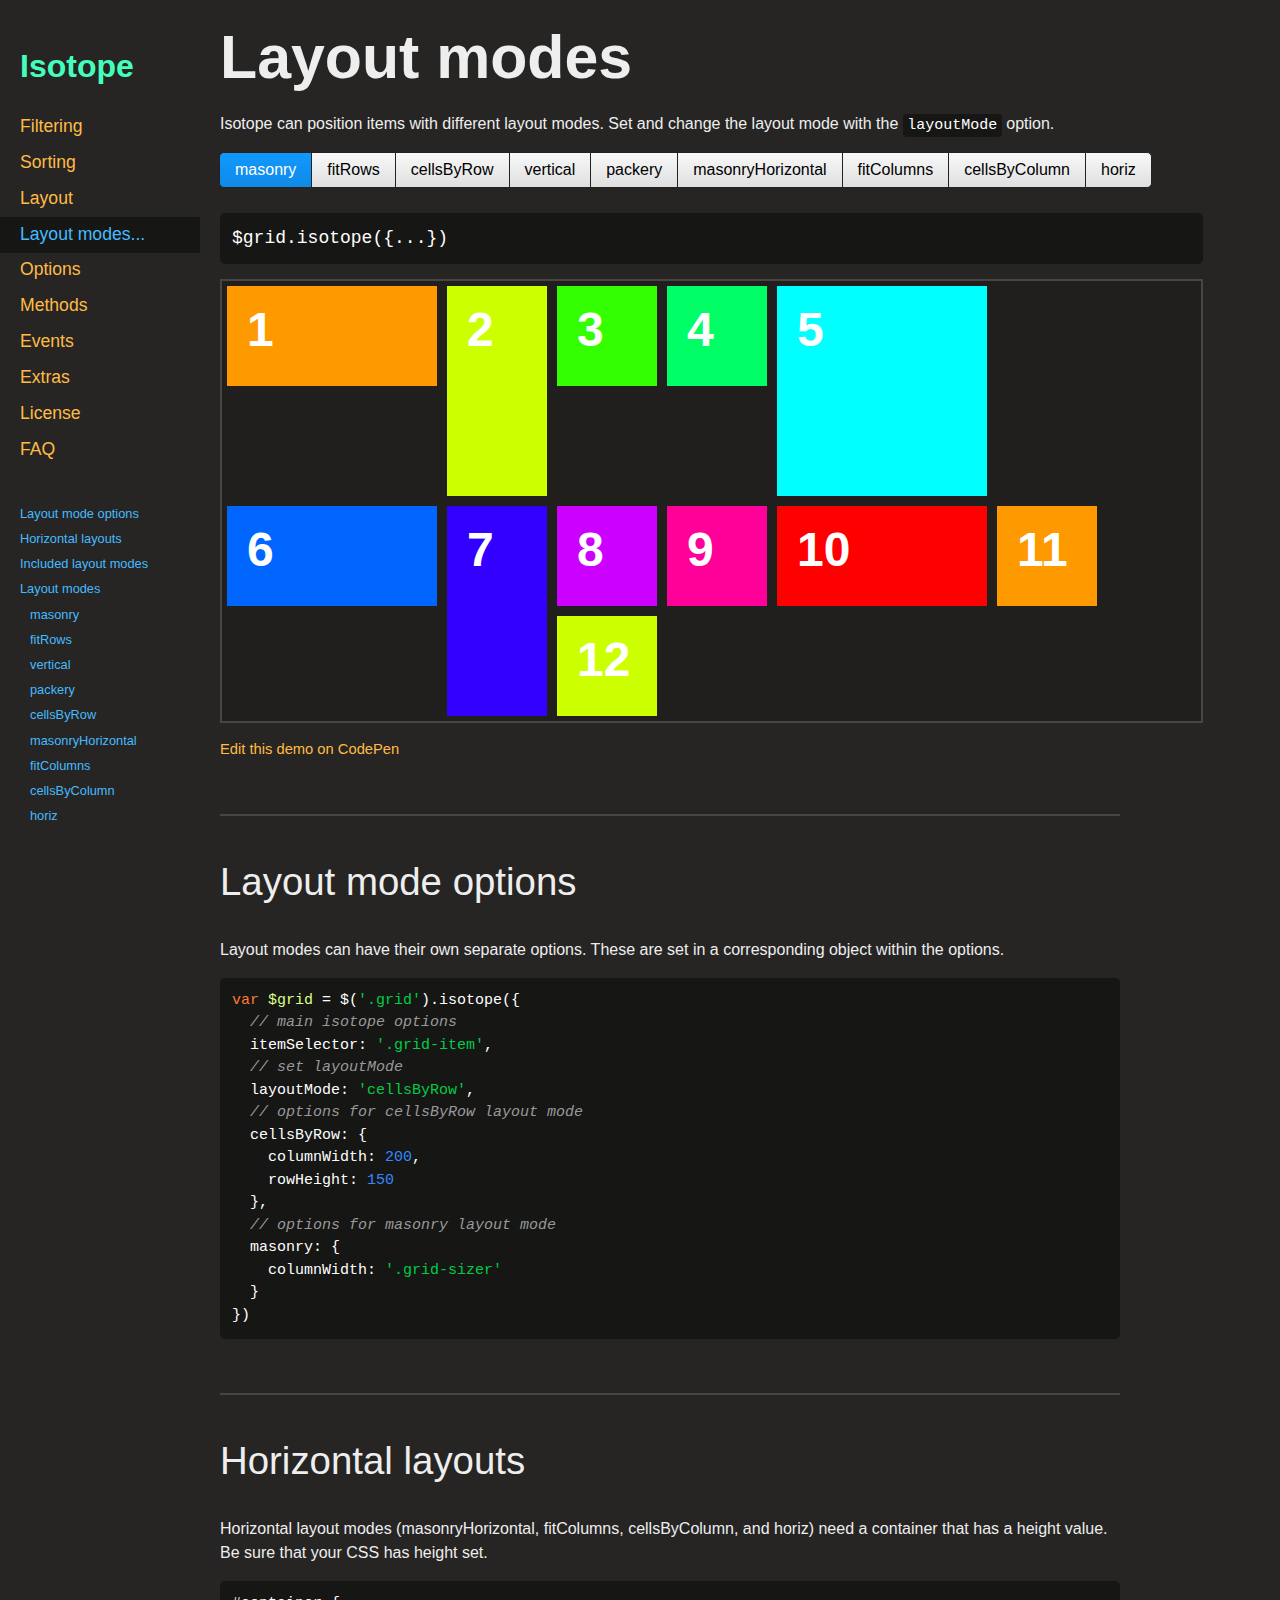
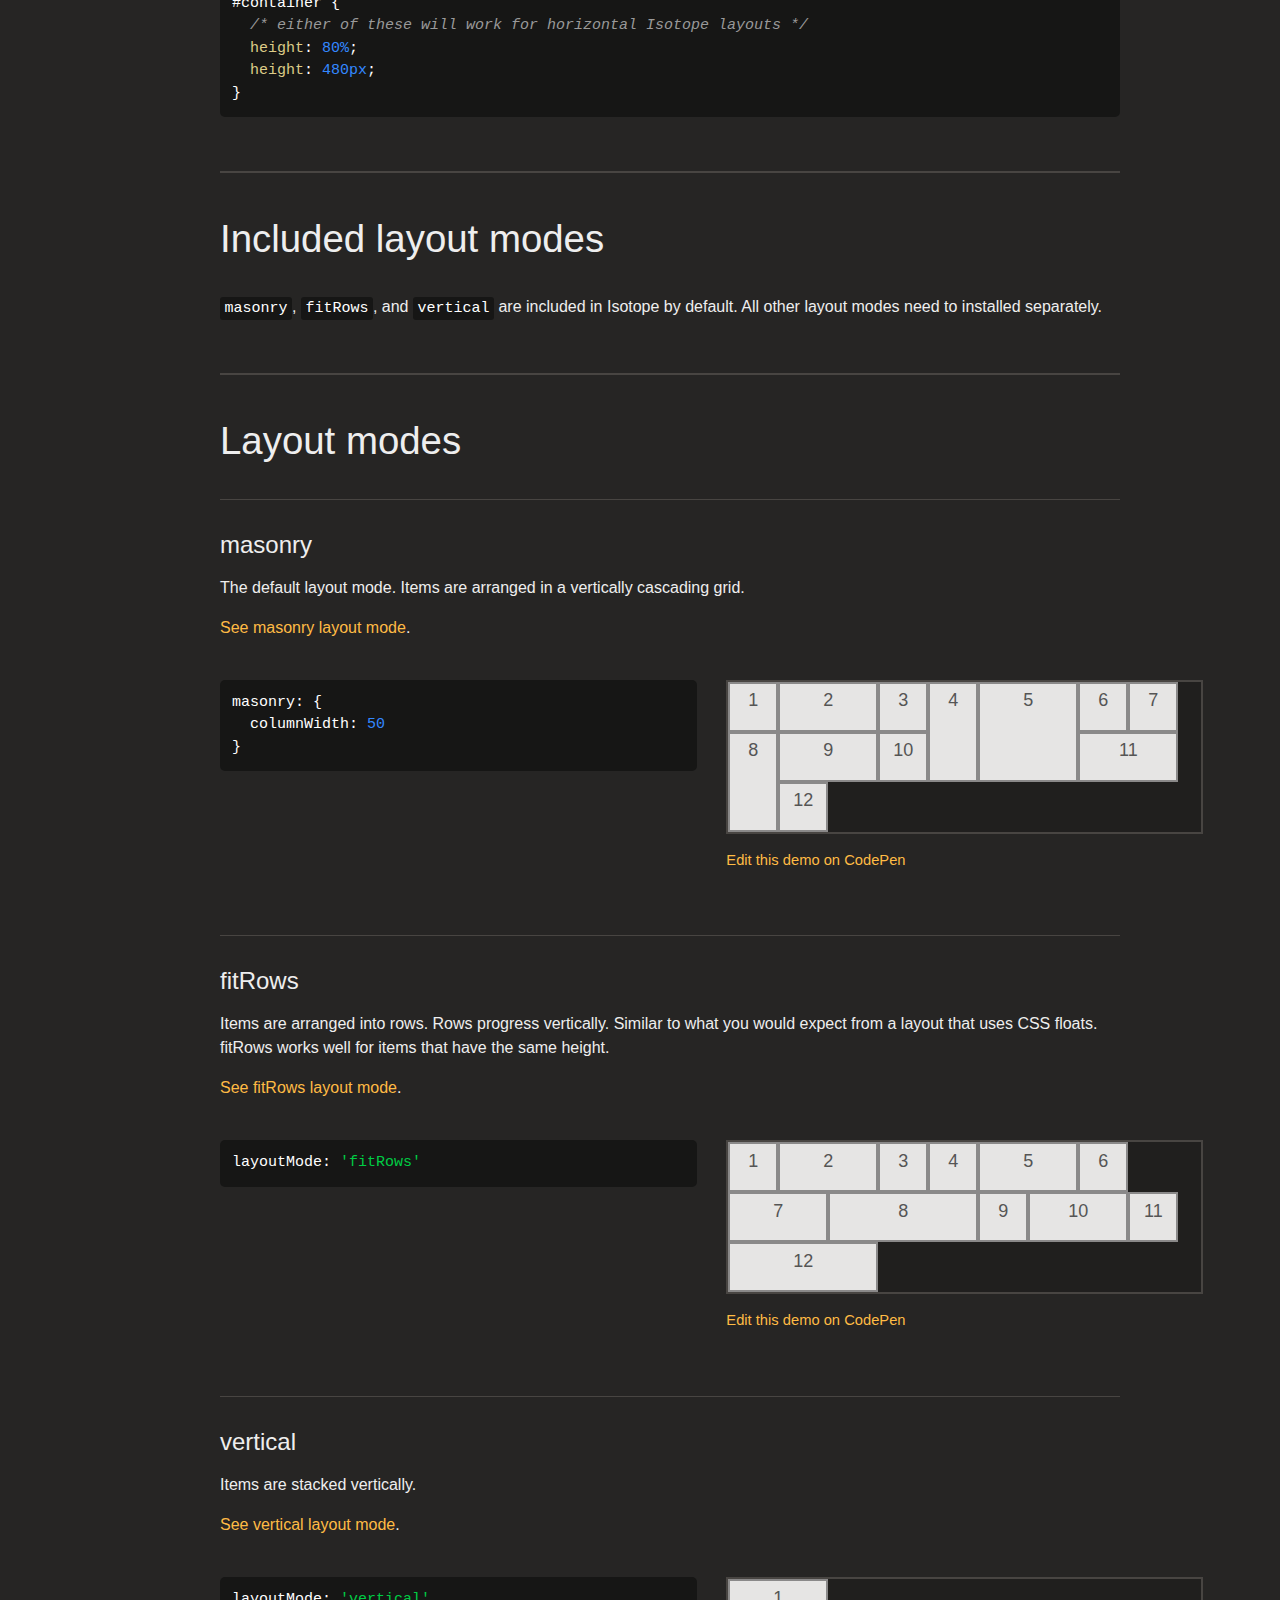
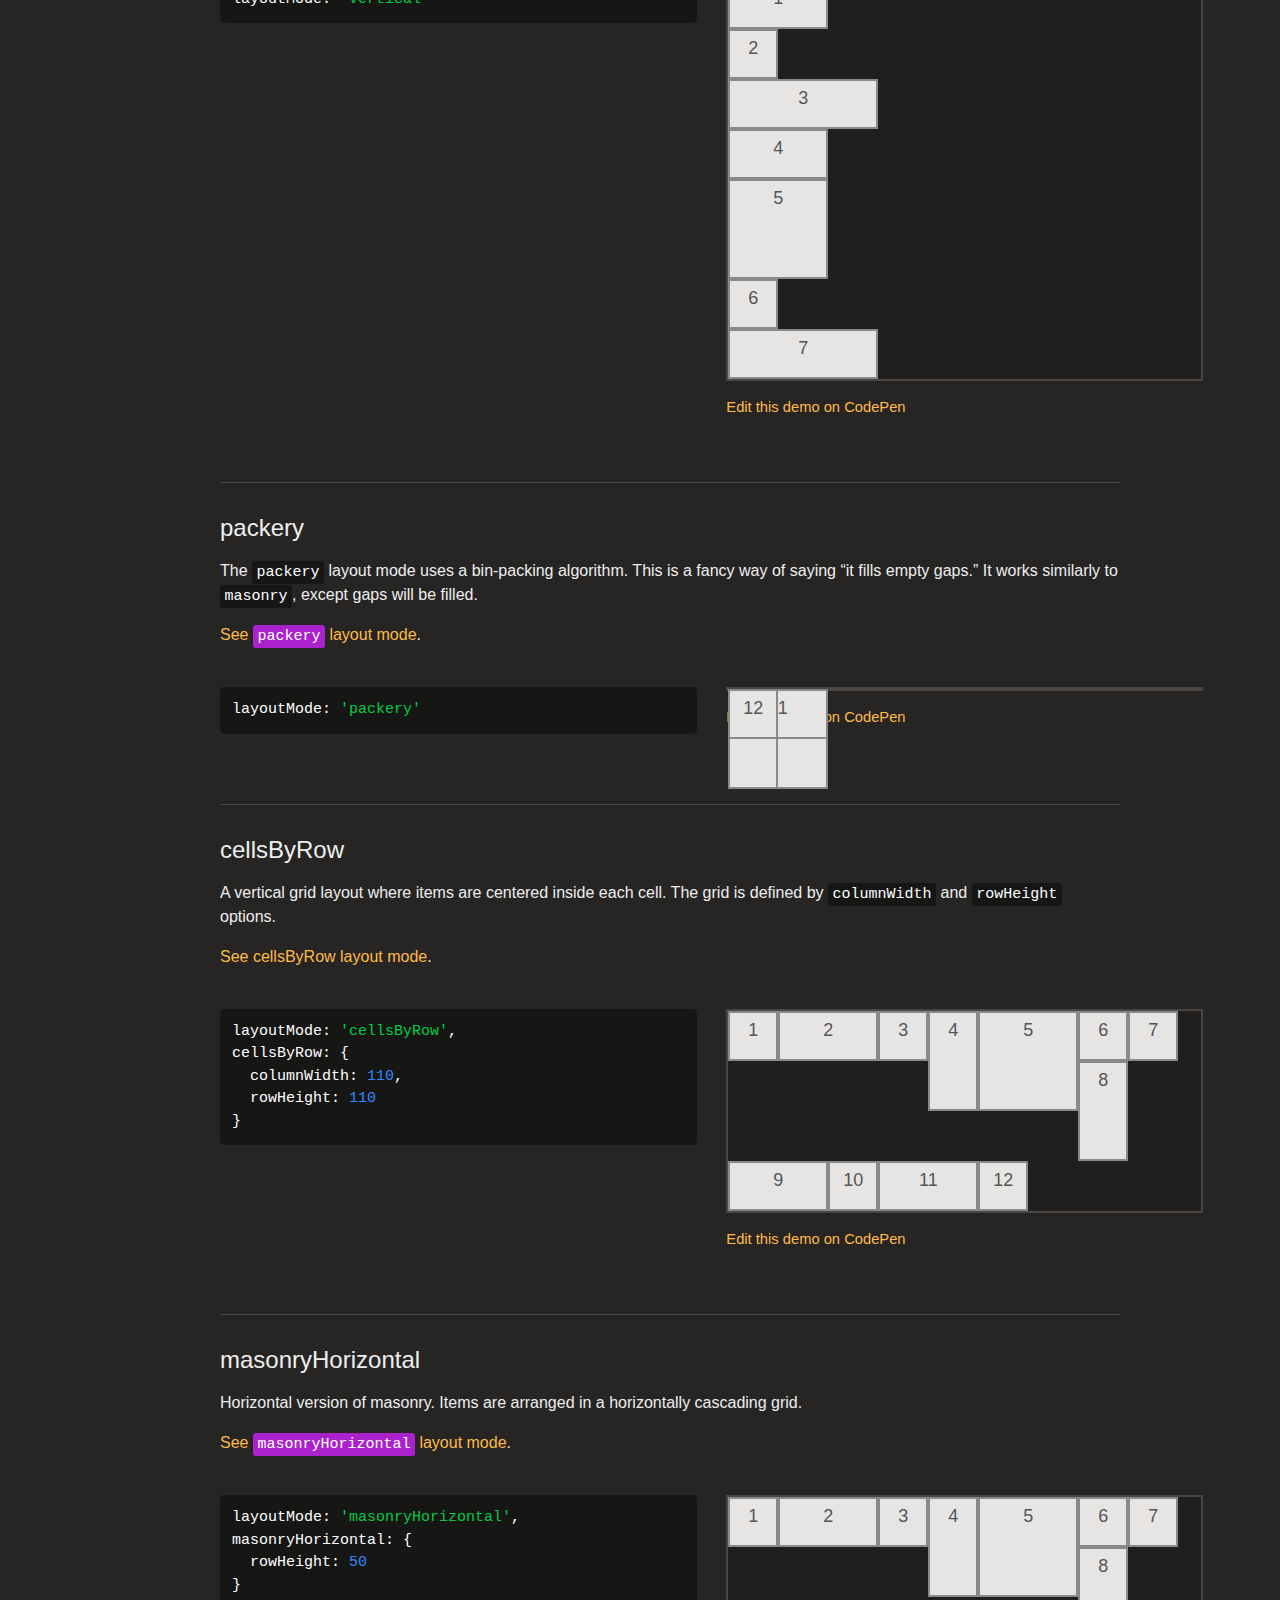
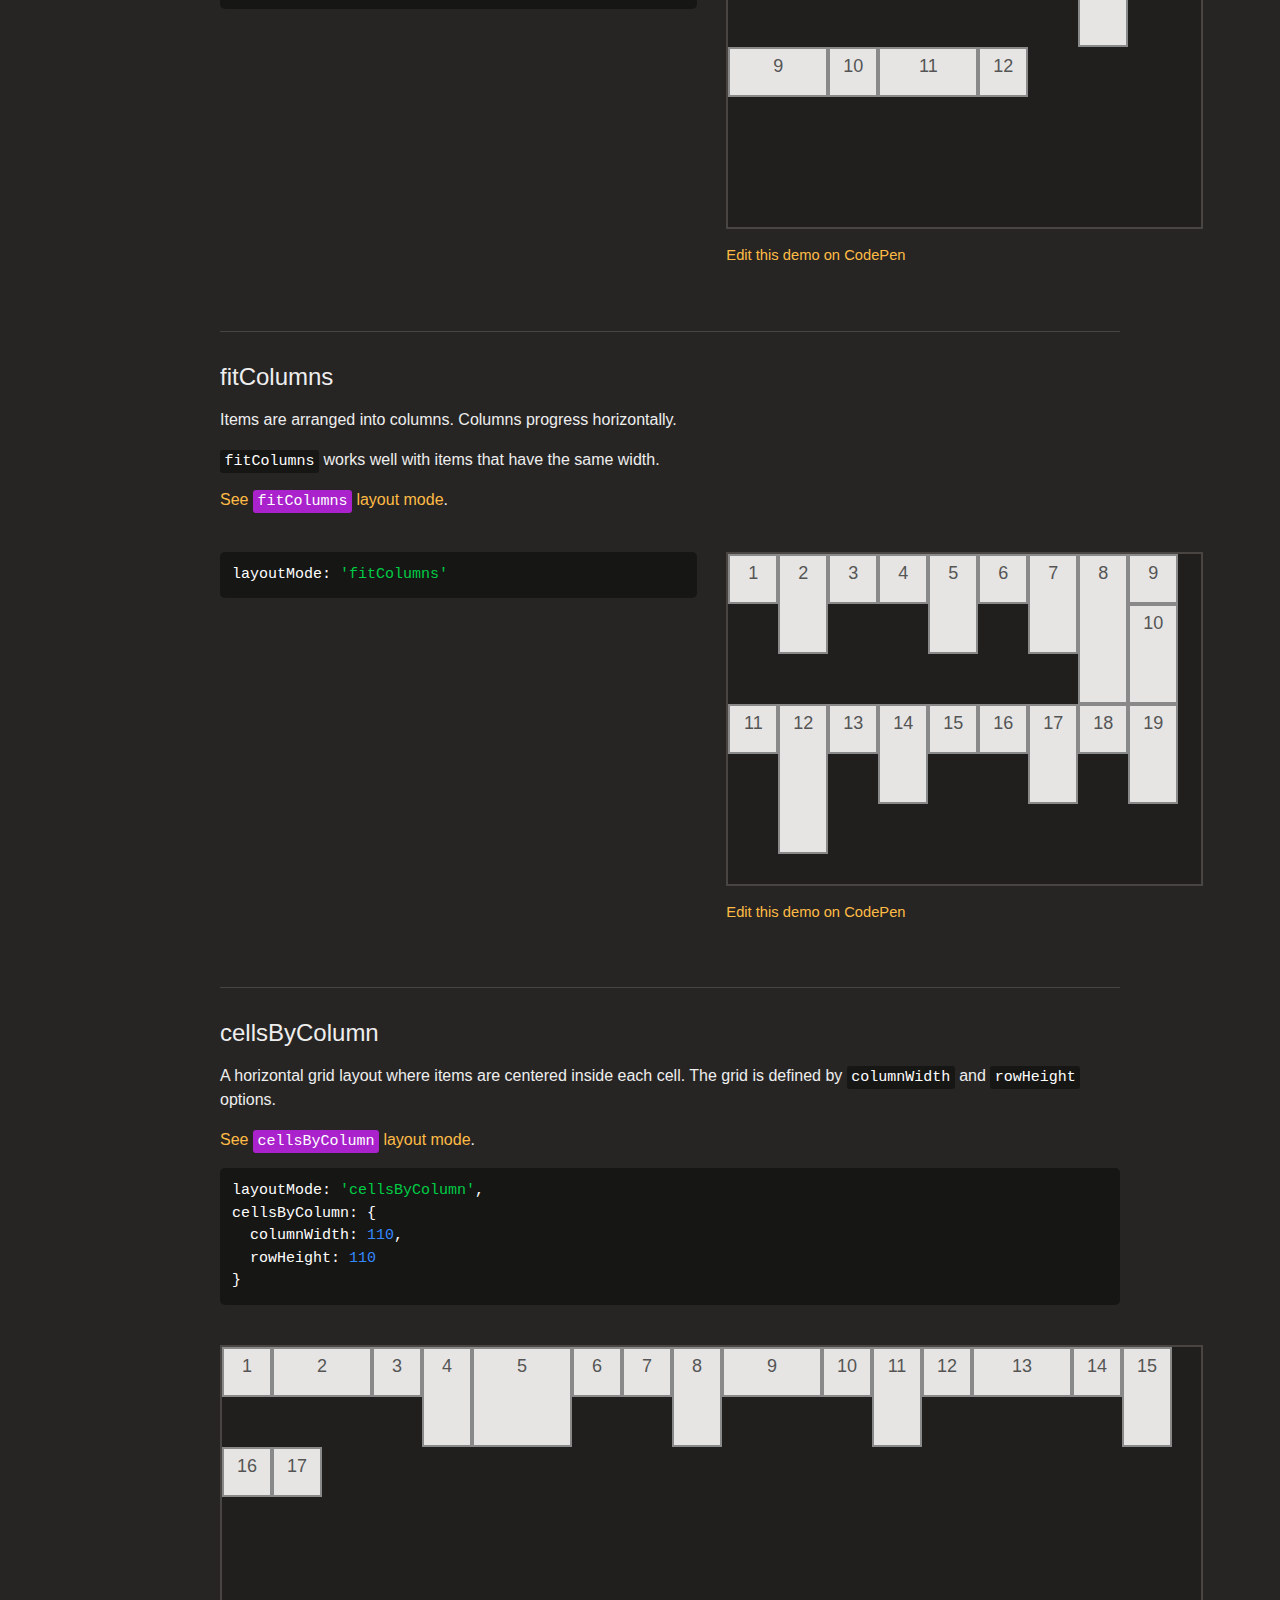
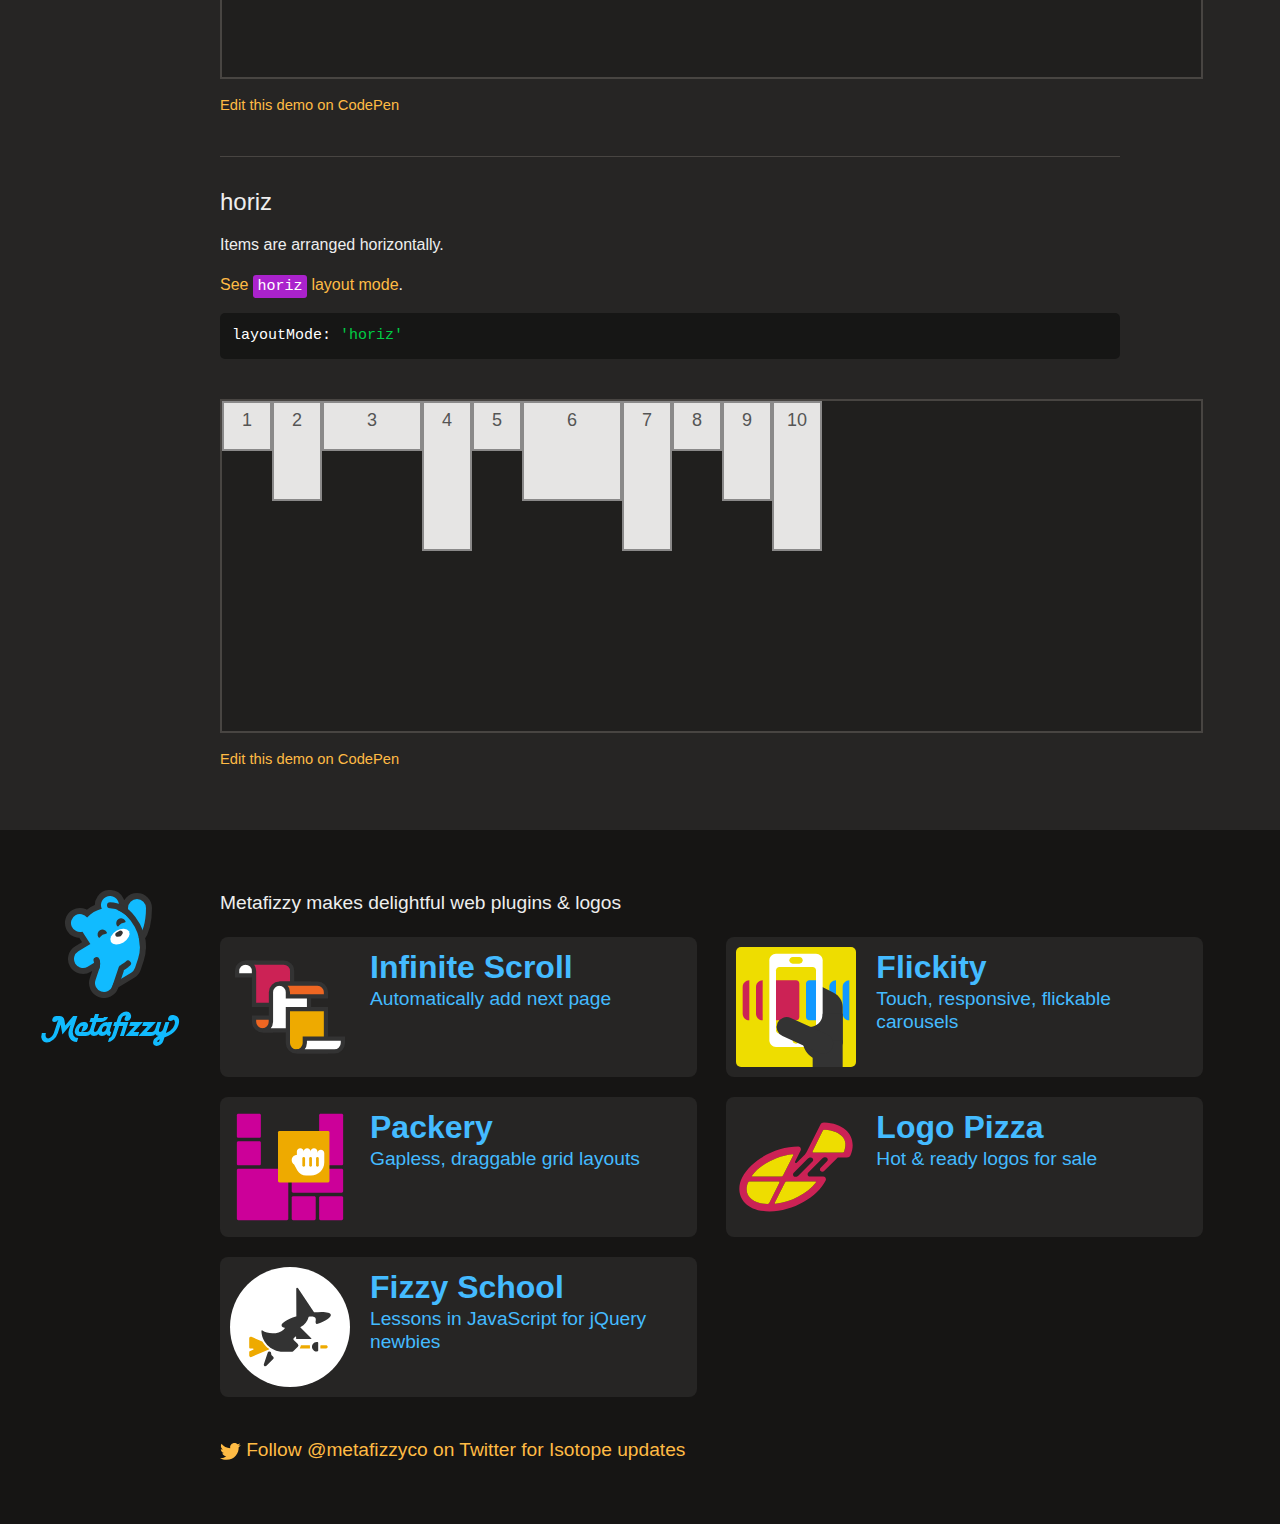
<file: js/isotope-docs/layout-modes.html>
<!doctype html>
<html class="export" lang="en">
<head>
  <meta charset="utf-8">
  <meta name="viewport" content="width=device-width">
  <meta name="description" content="Filter &amp; sort magical layouts">

  <title>Isotope &#xB7; Layout modes</title>

    <!-- Isotope does not require any CSS files -->
    <link rel="stylesheet" href="css/isotope-docs.css?6" media="screen">

  <meta name="twitter:card" content="summary">
  <meta name="twitter:site" content="@metafizzyco">
  <meta name="twitter:url" content="https://isotope.metafizzy.co/layout-modes.html">
  <meta name="twitter:title" content="Isotope Layout modes">
  <meta name="twitter:description" content="Filter &amp; sort magical layouts">

</head>
<body class="page--layout-modes">


  <div class="nav">
    <h1 class="nav__title"><a href=".">Isotope</a></h1>
  
    <ol class="site-nav">
      <li class="site-nav__item site-nav__item--filtering">
        <a class="site-nav__item__link" href="filtering.html">Filtering</a></li>
      <li class="site-nav__item site-nav__item--sorting">
        <a class="site-nav__item__link" href="sorting.html">Sorting</a></li>
      <li class="site-nav__item site-nav__item--layout ">
        <a class="site-nav__item__link" href="layout.html">Layout</a>
      </li>
      <li class="site-nav__item site-nav__item--layout-modes sub-nav-parent">
        <a class="site-nav__item__link" href="layout-modes.html">Layout modes</a>
        <ul class="sub-nav">
            <li class="sub-nav__item sub-nav__item--masonry">
              <a class="sub-nav__item__link" href="layout-modes/masonry.html">masonry</a></li>
            <li class="sub-nav__item sub-nav__item--fitrows">
              <a class="sub-nav__item__link" href="layout-modes/fitrows.html">fitRows</a></li>
            <li class="sub-nav__item sub-nav__item--vertical">
              <a class="sub-nav__item__link" href="layout-modes/vertical.html">vertical</a></li>
            <li class="sub-nav__item sub-nav__item--packery">
              <a class="sub-nav__item__link" href="layout-modes/packery.html">packery</a></li>
            <li class="sub-nav__item sub-nav__item--cellsbyrow">
              <a class="sub-nav__item__link" href="layout-modes/cellsbyrow.html">cellsByRow</a></li>
            <li class="sub-nav__item sub-nav__item--masonryhorizontal">
              <a class="sub-nav__item__link" href="layout-modes/masonryhorizontal.html">masonryHorizontal</a></li>
            <li class="sub-nav__item sub-nav__item--fitcolumns">
              <a class="sub-nav__item__link" href="layout-modes/fitcolumns.html">fitColumns</a></li>
            <li class="sub-nav__item sub-nav__item--cellsbycolumn">
              <a class="sub-nav__item__link" href="layout-modes/cellsbycolumn.html">cellsByColumn</a></li>
            <li class="sub-nav__item sub-nav__item--horiz">
              <a class="sub-nav__item__link" href="layout-modes/horiz.html">horiz</a></li>
        </ul>
      </li>
      <li class="site-nav__item site-nav__item--options">
        <a class="site-nav__item__link" href="options.html">Options</a></li>
      <li class="site-nav__item site-nav__item--methods">
        <a class="site-nav__item__link" href="methods.html">Methods</a></li>
      <li class="site-nav__item site-nav__item--events">
        <a class="site-nav__item__link" href="events.html">Events</a></li>
      <li class="site-nav__item site-nav__item--extras">
        <a class="site-nav__item__link" href="extras.html">Extras</a></li>
      <li class="site-nav__item site-nav__item--license">
        <a class="site-nav__item__link" href="license.html">License</a></li>
      <li class="site-nav__item site-nav__item--faq">
        <a class="site-nav__item__link" href="faq.html">FAQ</a></li>
    </ol>
  
    <ul class="page-nav" data-js="page-nav">
<li class="page-nav__item page-nav__item--h2"><a href="#layout-mode-options">Layout mode options</a></li>
<li class="page-nav__item page-nav__item--h2"><a href="#horizontal-layouts">Horizontal layouts</a></li>
<li class="page-nav__item page-nav__item--h2"><a href="#included-layout-modes">Included layout modes</a></li>
<li class="page-nav__item page-nav__item--h2"><a href="#layout-modes">Layout modes</a></li>
<li class="page-nav__item page-nav__item--h3"><a href="#masonry">masonry</a></li>
<li class="page-nav__item page-nav__item--h3"><a href="#fitrows">fitRows</a></li>
<li class="page-nav__item page-nav__item--h3"><a href="#vertical">vertical</a></li>
<li class="page-nav__item page-nav__item--h3"><a href="#packery">packery</a></li>
<li class="page-nav__item page-nav__item--h3"><a href="#cellsbyrow">cellsByRow</a></li>
<li class="page-nav__item page-nav__item--h3"><a href="#masonryhorizontal">masonryHorizontal</a></li>
<li class="page-nav__item page-nav__item--h3"><a href="#fitcolumns">fitColumns</a></li>
<li class="page-nav__item page-nav__item--h3"><a href="#cellsbycolumn">cellsByColumn</a></li>
<li class="page-nav__item page-nav__item--h3"><a href="#horiz">horiz</a></li>
</ul>
  </div>


  <div id="content" class="main">
    <div class="container">
        <h1>Layout modes</h1>


<p>Isotope can position items with different layout modes. Set and change the layout mode with the <code>layoutMode</code> option.</p>

<div class="big-demo go-wide" data-js="layout-modes-demo">

  <div class="button-group js-radio-button-group">
    <button class="button is-checked" data-layout-mode="masonry" checked="checked">masonry</button>
    <button class="button" data-layout-mode="fitRows">fitRows</button>
    <button class="button" data-layout-mode="cellsByRow">cellsByRow</button>
    <button class="button" data-layout-mode="vertical">vertical</button>
    <button class="button" data-layout-mode="packery">packery</button>
    <button class="button" data-layout-mode="masonryHorizontal" data-is-horizontal="true">masonryHorizontal</button>
    <button class="button" data-layout-mode="fitColumns" data-is-horizontal="true">fitColumns</button>
    <button class="button" data-layout-mode="cellsByColumn" data-is-horizontal="true">cellsByColumn</button>
    <button class="button" data-layout-mode="horiz" data-is-horizontal="true">horiz</button>
  </div>

  <pre class="code-display"><code>$grid.isotope({...})</code></pre>

  <div class="grid">
    <div class="grid-splash-item grid-splash-item--width2">1</div>
    <div class="grid-splash-item grid-splash-item--height2">2</div>
    <div class="grid-splash-item">3</div>
    <div class="grid-splash-item">4</div>
    <div class="grid-splash-item grid-splash-item--width2 grid-splash-item--height2">5</div>
    <div class="grid-splash-item grid-splash-item--width2">6</div>
    <div class="grid-splash-item grid-splash-item--height2">7</div>
    <div class="grid-splash-item">8</div>
    <div class="grid-splash-item">9</div>
    <div class="grid-splash-item grid-splash-item--width2">10</div>
    <div class="grid-splash-item">11</div>
    <div class="grid-splash-item">12</div>
  </div>

  <p class="edit-demo">
      <a href="https://codepen.io/desandro/pen/ClgeH">Edit this demo on CodePen</a>
  </p>
</div>

<h2 id="layout-mode-options">Layout mode options</h2>

<p>Layout modes can have their own separate options. These are set in a corresponding object within the options.</p>

<pre><code class="js"><span class="keyword">var</span> <span class="jquery_var">$grid</span> = $(<span class="string">&apos;.grid&apos;</span>).isotope({
  <span class="comment">// main isotope options</span>
  itemSelector: <span class="string">&apos;.grid-item&apos;</span>,
  <span class="comment">// set layoutMode</span>
  layoutMode: <span class="string">&apos;cellsByRow&apos;</span>,
  <span class="comment">// options for cellsByRow layout mode</span>
  cellsByRow: {
    <span class="attr">columnWidth</span>: <span class="number">200</span>,
    <span class="attr">rowHeight</span>: <span class="number">150</span>
  },
  <span class="comment">// options for masonry layout mode</span>
  masonry: {
    <span class="attr">columnWidth</span>: <span class="string">&apos;.grid-sizer&apos;</span>
  }
})
</code></pre>


<h2 id="horizontal-layouts">Horizontal layouts</h2>

<p>Horizontal layout modes (masonryHorizontal, fitColumns, cellsByColumn, and horiz) need a container that has a height value. Be sure that your CSS has height set.</p>

<pre><code class="css"><span class="selector-id">#container</span> {
  <span class="comment">/* either of these will work for horizontal Isotope layouts */</span>
  <span class="attribute">height</span>: <span class="number">80%</span>;
  <span class="attribute">height</span>: <span class="number">480px</span>;
}
</code></pre>


<h2 id="included-layout-modes">Included layout modes</h2>

<p><code>masonry</code>, <code>fitRows</code>, and <code>vertical</code> are included in Isotope by default. All other layout modes need to installed separately.</p>


<h2 id="layout-modes">Layout modes</h2>


<h3 id="masonry">masonry</h3>

<p>The default layout mode. Items are arranged in a vertically cascading grid.</p>

<p><a href="layout-modes/masonry.html">See masonry layout mode</a>.</p>

<div class="duo example">
  <div class="duo__cell example__code">
<pre><code class="js">masonry: {
  <span class="attr">columnWidth</span>: <span class="number">50</span>
}
</code></pre>
  </div>
  <div class="duo__cell example__demo">
    <div class="grid grid--counting" data-isotope="{ &quot;masonry&quot;: { &quot;columnWidth&quot;: 50 } }">
      <div class="grid-item"></div>
      <div class="grid-item grid-item--width2"></div>
      <div class="grid-item"></div>
      <div class="grid-item grid-item--height2"></div>
      <div class="grid-item grid-item--width2 grid-item--height2"></div>
      <div class="grid-item"></div>
      <div class="grid-item"></div>
      <div class="grid-item grid-item--height2"></div>
      <div class="grid-item grid-item--width2"></div>
      <div class="grid-item"></div>
      <div class="grid-item grid-item--width2"></div>
      <div class="grid-item"></div>
    </div>
    <p class="edit-demo">
        <a href="https://codepen.io/desandro/pen/mEinp">Edit this demo on CodePen</a>
    </p>
  </div>
</div>


<h3 id="fitrows">fitRows</h3>

<p>Items are arranged into rows. Rows progress vertically. Similar to what you would expect from a layout that uses CSS floats. fitRows works well for items that have the same height.</p>

<p><a href="layout-modes/fitrows.html">See fitRows layout mode</a>.</p>

<div class="duo example">
  <div class="duo__cell example__code">
<pre><code class="js">layoutMode: <span class="string">&apos;fitRows&apos;</span>
</code></pre>
  </div>
  <div class="duo__cell example__demo">
    <div class="grid grid--counting" data-isotope="{ &quot;layoutMode&quot;: &quot;fitRows&quot; }">
      <div class="grid-item"></div>
      <div class="grid-item grid-item--width2"></div>
      <div class="grid-item"></div>
      <div class="grid-item"></div>
      <div class="grid-item grid-item--width2"></div>
      <div class="grid-item"></div>
      <div class="grid-item grid-item--width2"></div>
      <div class="grid-item grid-item--width3"></div>
      <div class="grid-item"></div>
      <div class="grid-item grid-item--width2"></div>
      <div class="grid-item"></div>
      <div class="grid-item grid-item--width3"></div>
    </div>
    <p class="edit-demo">
        <a href="https://codepen.io/desandro/pen/nCskp">Edit this demo on CodePen</a>
    </p>
  </div>
</div>


<h3 id="vertical">vertical</h3>

<p>Items are stacked vertically.</p>

<p><a href="layout-modes/vertical.html">See vertical layout mode</a>.</p>

<div class="duo example">
  <div class="duo__cell example__code">
<pre><code class="js">layoutMode: <span class="string">&apos;vertical&apos;</span>
</code></pre>
  </div>
  <div class="duo__cell example__demo">
    <div class="grid grid--counting" data-isotope="{ &quot;layoutMode&quot;: &quot;vertical&quot; }">
      <div class="grid-item grid-item--width2"></div>
      <div class="grid-item"></div>
      <div class="grid-item grid-item--width3"></div>
      <div class="grid-item grid-item--width2"></div>
      <div class="grid-item grid-item--width2 grid-item--height2"></div>
      <div class="grid-item"></div>
      <div class="grid-item grid-item--width3"></div>
    </div>
    <p class="edit-demo">
        <a href="https://codepen.io/desandro/pen/oXxepd">Edit this demo on CodePen</a>
    </p>
  </div>
</div>


<h3 id="packery">packery</h3>

<p>The <code>packery</code> layout mode uses a bin-packing algorithm. This is a fancy way of saying &#x201C;it fills empty gaps.&#x201D; It works similarly to <code>masonry</code>, except gaps will be filled.</p>

<p><a href="layout-modes/packery.html">See <code>packery</code> layout mode</a>.</p>

<div class="duo example">
  <div class="duo__cell example__code">
<pre><code class="js">layoutMode: <span class="string">&apos;packery&apos;</span>
</code></pre>
  </div>
  <div class="duo__cell example__demo">
    <div class="grid grid--counting" data-isotope="{ &quot;layoutMode&quot;: &quot;packery&quot; }">
      <div class="grid-item"></div>
      <div class="grid-item grid-item--width2"></div>
      <div class="grid-item"></div>
      <div class="grid-item grid-item--height2"></div>
      <div class="grid-item grid-item--width2 grid-item--height2"></div>
      <div class="grid-item"></div>
      <div class="grid-item"></div>
      <div class="grid-item grid-item--height2"></div>
      <div class="grid-item grid-item--width2"></div>
      <div class="grid-item"></div>
      <div class="grid-item grid-item--width2"></div>
      <div class="grid-item"></div>
    </div>
    <p class="edit-demo">
        <a href="https://codepen.io/desandro/pen/vdwmb">Edit this demo on CodePen</a>
    </p>
  </div>
</div>


<h3 id="cellsbyrow">cellsByRow</h3>

<p>A vertical grid layout where items are centered inside each cell. The grid is defined by <code>columnWidth</code> and <code>rowHeight</code> options.</p>

<p><a href="layout-modes/cellsbyrow.html">See cellsByRow layout mode</a>.</p>

<div class="duo example">
  <div class="duo__cell example__code">
<pre><code class="js">layoutMode: <span class="string">&apos;cellsByRow&apos;</span>,
<span class="attr">cellsByRow</span>: {
  <span class="attr">columnWidth</span>: <span class="number">110</span>,
  <span class="attr">rowHeight</span>: <span class="number">110</span>
}
</code></pre>
  </div>
  <div class="duo__cell example__demo">
    <div class="grid grid--counting" data-isotope="{ &quot;layoutMode&quot;: &quot;cellsByRow&quot;, &quot;cellsByRow&quot;: { &quot;columnWidth&quot;: 110, &quot;rowHeight&quot;: 110 } }">
      <div class="grid-item"></div>
      <div class="grid-item grid-item--width2"></div>
      <div class="grid-item"></div>
      <div class="grid-item grid-item--height2"></div>
      <div class="grid-item grid-item--width2 grid-item--height2"></div>
      <div class="grid-item"></div>
      <div class="grid-item"></div>
      <div class="grid-item grid-item--height2"></div>
      <div class="grid-item grid-item--width2"></div>
      <div class="grid-item"></div>
      <div class="grid-item grid-item--width2"></div>
      <div class="grid-item"></div>
    </div>

    <p class="edit-demo">
        <a href="https://codepen.io/desandro/pen/zFart">Edit this demo on CodePen</a>
    </p>
  </div>
</div>


<h3 id="masonryhorizontal">masonryHorizontal</h3>

<p>Horizontal version of masonry. Items are arranged in a horizontally cascading grid.</p>

<p><a href="layout-modes/masonryhorizontal.html">See <code>masonryHorizontal</code> layout mode</a>.</p>

<div class="duo example">
  <div class="duo__cell example__code">
<pre><code class="js">layoutMode: <span class="string">&apos;masonryHorizontal&apos;</span>,
<span class="attr">masonryHorizontal</span>: {
  <span class="attr">rowHeight</span>: <span class="number">50</span>
}
</code></pre>
  </div>
  <div class="duo__cell example__demo">
    <div class="grid grid--counting grid--horizontal horizontal counting" data-isotope="{ &quot;layoutMode&quot;: &quot;masonryHorizontal&quot;, &quot;masonryHorizontal&quot;: { &quot;rowHeight&quot;: 50 } }">
      <div class="grid-item"></div>
      <div class="grid-item grid-item--width2"></div>
      <div class="grid-item"></div>
      <div class="grid-item grid-item--height2"></div>
      <div class="grid-item grid-item--width2 grid-item--height2"></div>
      <div class="grid-item"></div>
      <div class="grid-item"></div>
      <div class="grid-item grid-item--height2"></div>
      <div class="grid-item grid-item--width2"></div>
      <div class="grid-item"></div>
      <div class="grid-item grid-item--width2"></div>
      <div class="grid-item"></div>
    </div>
    <p class="edit-demo">
        <a href="https://codepen.io/desandro/pen/oCiAD">Edit this demo on CodePen</a>
    </p>
  </div>
</div>


<h3 id="fitcolumns">fitColumns</h3>

<p>Items are arranged into columns. Columns progress horizontally.</p>

<p><code>fitColumns</code> works well with items that have the same width.</p>

<p><a href="layout-modes/fitcolumns.html">See <code>fitColumns</code> layout mode</a>.</p>

<div class="duo example">
  <div class="duo__cell example__code">
<pre><code class="js">layoutMode: <span class="string">&apos;fitColumns&apos;</span>
</code></pre>
  </div>
  <div class="duo__cell example__demo">
    <div class="grid grid--counting grid--horizontal" data-isotope="{ &quot;layoutMode&quot;: &quot;fitColumns&quot; }">
      <div class="grid-item"></div>
      <div class="grid-item grid-item--height2"></div>
      <div class="grid-item"></div>
      <div class="grid-item"></div>
      <div class="grid-item grid-item--height2"></div>
      <div class="grid-item"></div>
      <div class="grid-item grid-item--height2"></div>
      <div class="grid-item grid-item--height3"></div>
      <div class="grid-item"></div>
      <div class="grid-item grid-item--height2"></div>
      <div class="grid-item"></div>
      <div class="grid-item grid-item--height3"></div>
      <div class="grid-item"></div>
      <div class="grid-item grid-item--height2"></div>
      <div class="grid-item"></div>
      <div class="grid-item"></div>
      <div class="grid-item grid-item--height2"></div>
      <div class="grid-item"></div>
      <div class="grid-item grid-item--height2"></div>
    </div>
    <p class="edit-demo">
        <a href="https://codepen.io/desandro/pen/zEAwi">Edit this demo on CodePen</a>
    </p>
  </div>
</div>


<h3 id="cellsbycolumn">cellsByColumn</h3>

<p>A horizontal grid layout where items are centered inside each cell. The grid is defined by <code>columnWidth</code> and <code>rowHeight</code> options.</p>

<p><a href="layout-modes/cellsbycolumn.html">See <code>cellsByColumn</code> layout mode</a>.</p>

<pre><code class="js">layoutMode: <span class="string">&apos;cellsByColumn&apos;</span>,
<span class="attr">cellsByColumn</span>: {
  <span class="attr">columnWidth</span>: <span class="number">110</span>,
  <span class="attr">rowHeight</span>: <span class="number">110</span>
}
</code></pre>

<div class="example">
  <div class="grid grid--counting grid--horizontal" data-isotope="{ &quot;layoutMode&quot;: &quot;cellsByColumn&quot;, &quot;cellsByColumn&quot;: { &quot;columnWidth&quot;: 110, &quot;rowHeight&quot;: 110 } }">
    <div class="grid-item"></div>
    <div class="grid-item grid-item--width2"></div>
    <div class="grid-item"></div>
    <div class="grid-item grid-item--height2"></div>
    <div class="grid-item grid-item--width2 grid-item--height2"></div>
    <div class="grid-item"></div>
    <div class="grid-item"></div>
    <div class="grid-item grid-item--height2"></div>
    <div class="grid-item grid-item--width2"></div>
    <div class="grid-item"></div>
    <div class="grid-item grid-item--height2"></div>
    <div class="grid-item"></div>
    <div class="grid-item grid-item--width2"></div>
    <div class="grid-item"></div>
    <div class="grid-item grid-item--height2"></div>
    <div class="grid-item"></div>
    <div class="grid-item"></div>
  </div>
  <p class="edit-demo">
      <a href="https://codepen.io/desandro/pen/qAlEy">Edit this demo on CodePen</a>
  </p>
</div>


<h3 id="horiz">horiz</h3>

<p>Items are arranged horizontally.</p>

<p><a href="layout-modes/horiz.html">See <code>horiz</code> layout mode</a>.</p>

<pre><code class="js">layoutMode: <span class="string">&apos;horiz&apos;</span>
</code></pre>

<div class="example">
  <div class="grid grid--counting grid--horizontal" data-isotope="{ &quot;layoutMode&quot;: &quot;horiz&quot; }">
    <div class="grid-item"></div>
    <div class="grid-item grid-item--height2"></div>
    <div class="grid-item grid-item--width2"></div>
    <div class="grid-item grid-item--height3"></div>
    <div class="grid-item"></div>
    <div class="grid-item grid-item--width2 grid-item--height2"></div>
    <div class="grid-item grid-item--height3"></div>
    <div class="grid-item"></div>
    <div class="grid-item grid-item--height2"></div>
    <div class="grid-item grid-item--height3"></div>
  </div>
  <p class="edit-demo">
      <a href="https://codepen.io/desandro/pen/uGetl">Edit this demo on CodePen</a>
  </p>
</div>


    </div>
  </div>

  <footer class="site-footer">
  
    <div class="container">
  
      <p class="site-footer__copy">Metafizzy makes delightful web plugins &amp; logos</p>
  
      <div class="showcase">
      
        <ul class="showcase-item-list">
      
            <li class="showcase-item">
              <a class="showcase-item__link" href="https://infinite-scroll.com">
                <div class="showcase-item__image">
                    <svg class="infinite-scroll-illo" xmlns="http://www.w3.org/2000/svg" viewbox="0 0 520 520" width="200" height="200">
                      <path class="infinite-scroll-illo__page infinite-scroll-illo__page--back" d="M90,110H10V90c0-22,18-40,40-40h40V110z"/>
                      <path class="infinite-scroll-illo__page infinite-scroll-illo__page--front1" d="M270,90L270,90c0-22-18-40-40-40h0H50h0c22,0,40,18,40,40v0v0v160h180V90z"/>
                      <path class="infinite-scroll-illo__page infinite-scroll-illo__page--front2" d="M170,330v-20H90v20v0c0,22,18,40,40,40h0h40V330z"/>
                      <path class="infinite-scroll-illo__page infinite-scroll-illo__page--back" d="M350,150H210c-22,0-40,18-40,40v140v0c0,22-18,40-40,40h0h220V150z"/>
                      <path class="infinite-scroll-illo__page infinite-scroll-illo__page--front3" d="M430,470V270H250v160c0,22,18,40,40,40H430z"/>
                      <path class="infinite-scroll-illo__page infinite-scroll-illo__page--front2" d="M250,190v20h180v-20c0-22-18-40-40-40H210h0C232,150,250,168,250,190L250,190z"/>
                      <path class="infinite-scroll-illo__page infinite-scroll-illo__page--back" d="M330,410v20v0c0,22-18,40-40,40h0h180c22,0,40-18,40-40v-20H330z"/>
                    </svg>
                </div>
                <div class="showcase-item__text">
                  <h3 class="showcase-item__title">Infinite Scroll</h3>
                  <p class="showcase-item__description">Automatically add next page</p>
                </div>
              </a>
            </li>
      
            <li class="showcase-item">
              <a class="showcase-item__link" href="https://flickity.metafizzy.co">
                <div class="showcase-item__image">
                    <svg class="flickity-illo" xmlns="http://www.w3.org/2000/svg" viewbox="0 0 360 360" width="100" height="100">
                      <path class="flickity-illo__color1" fill="#19F" d="M300 220L300 220c-11 0-20-9-20-20v-80c0-11 9-20 20-20h0V220z"/>
                      <path class="flickity-illo__color1" fill="#19F" d="M340 220L340 220c-11 0-20-9-20-20v-80c0-11 9-20 20-20h0V220z"/>
                      <path class="flickity-illo__color2" fill="#333" d="M320 290V180c0-18-10-35-27-43L240 110v180H320z"/>
                      <path class="flickity-illo__color3" fill="white" d="M240 300H120c-11 0-20-9-20-20V40c0-11 9-20 20-20h120c11 0 20 9 20 20v240C260 291 251 300 240 300z"/>
                      <path class="flickity-illo__color4" fill="#ED0" d="M230 260H130c-6 0-10-5-10-10V70c0-6 5-10 10-10h100c6 0 10 5 10 10v180 C240 256 236 260 230 260z"/>
                      <path class="flickity-illo__color2" fill="#333" d="M260 200h60v81c0 32-26 59-59 59h0c-34 0-61-27-61-61V240h20 C242 240 260 222 260 200L260 200z"/>
                      <path class="flickity-illo__color5" fill="#C25" d="M180 220h-60V100h60c6 0 10 5 10 10v100C190 216 186 220 180 220z"/>
                      <path class="flickity-illo__color1" fill="#19F" d="M240 220h-20c-6 0-10-5-10-10V110c0-6 5-10 10-10h20V220z"/>
                      <rect class="flickity-illo__color2" fill="#333" x="230" y="280" width="90" height="80"/>
                      <circle class="flickity-illo__color4" fill="#ED0" cx="180" cy="280" r="10"/>
                      <line class="flickity-illo__thumb" stroke="#333" stroke-width="60" stroke-linecap="round" x1="262" y1="290" x2="152" y2="240"/>
                      <path class="flickity-illo__color4" fill="#ED0" d="M190 50h-20c-6 0-10-5-10-10v0c0-6 5-10 10-10h20c6 0 10 5 10 10v0C200 46 196 50 190 50z"/>
                      <path class="flickity-illo__color5" fill="#C25" d="M80 220L80 220c-11 0-20-9-20-20v-80c0-11 9-20 20-20h0V220z"/>
                      <path class="flickity-illo__color5" fill="#C25" d="M40 220L40 220c-11 0-20-9-20-20v-80c0-11 9-20 20-20h0V220z"/>
                    </svg>
                </div>
                <div class="showcase-item__text">
                  <h3 class="showcase-item__title">Flickity</h3>
                  <p class="showcase-item__description">Touch, responsive, flickable carousels</p>
                </div>
              </a>
            </li>
      
            <li class="showcase-item">
              <a class="showcase-item__link" href="https://packery.metafizzy.co">
                <div class="showcase-item__image">
                    <svg class="packery-illo" xmlns="http://www.w3.org/2000/svg" viewbox="0 0 700 700" width="100" height="100">
                      <path class="packery-illo__item" fill="#C09" d="M172 180H48c-4 0-8-4-8-8V48c0-4 4-8 8-8h124c4 0 8 4 8 8v124C180 176 176 180 172 180z"/>
                      <path class="packery-illo__item" fill="#C09" d="M172 340H48c-4 0-8-4-8-8V208c0-4 4-8 8-8h124c4 0 8 4 8 8v124C180 336 176 340 172 340z"/>
                      <path class="packery-illo__item" fill="#C09" d="M492 660H368c-4 0-8-4-8-8V528c0-4 4-8 8-8h124c4 0 8 4 8 8v124C500 656 496 660 492 660z"/>
                      <path class="packery-illo__item" fill="#C09" d="M652 660H528c-4 0-8-4-8-8V528c0-4 4-8 8-8h124c4 0 8 4 8 8v124C660 656 656 660 652 660z"/>
                      <path class="packery-illo__item" fill="#C09" d="M652 500H368c-4 0-8-4-8-8V368c0-4 4-8 8-8h284c4 0 8 4 8 8v124C660 496 656 500 652 500z"/>
                      <path class="packery-illo__item" fill="#C09" d="M332 660H48c-4 0-8-4-8-8V368c0-4 4-8 8-8h284c4 0 8 4 8 8v284C340 656 336 660 332 660z"/>
                      <path class="packery-illo__item" fill="#C09" d="M652 340H528c-4 0-8-4-8-8V48c0-4 4-8 8-8h124c4 0 8 4 8 8v284C660 336 656 340 652 340z"/>
                      <path class="packery-illo__draggie" fill="#EA0" d="M572 440H288c-4 0-8-4-8-8V148c0-4 4-8 8-8h284c4 0 8 4 8 8v284C580 436 576 440 572 440z"/>
                      <g>
                        <path class="packery-illo__hand" fill="white" d="M530 250c-11 0-20 9-20 20v-10c0-11-9-20-20-20s-20 9-20 20c0-11-9-20-20-20s-20 9-20 20c0-11-9-20-20-20
                          s-20 9-20 20v20c-17 0-30 13-30 30c0 11 6 20 14 25l19 35c10 18 30 30 51 30h28
                          c43 0 78-35 78-78V270C550 259 541 250 530 250z"/>
                        <line class="packery-illo__hand-line" stroke="#EA0" fill="none" stroke-width="16" stroke-linecap="round" x1="430" y1="300" x2="430" y2="340"/>
                        <line class="packery-illo__hand-line" stroke="#EA0" fill="none" stroke-width="16" stroke-linecap="round" x1="470" y1="300" x2="470" y2="340"/>
                        <line class="packery-illo__hand-line" stroke="#EA0" fill="none" stroke-width="16" stroke-linecap="round" x1="510" y1="300" x2="510" y2="340"/>
                      </g>
                    </svg>
                </div>
                <div class="showcase-item__text">
                  <h3 class="showcase-item__title">Packery</h3>
                  <p class="showcase-item__description">Gapless, draggable grid layouts</p>
                </div>
              </a>
            </li>
      
            <li class="showcase-item">
              <a class="showcase-item__link" href="http://logo.pizza">
                <div class="showcase-item__image">
                    <svg class="logo-pizza-illo" xmlns="http://www.w3.org/2000/svg" viewbox="0 0 700 700" width="100" height="100">
                      <path class="logo-pizza-illo__outline" fill="#C25" d="M513 91c-9-0-17 5-21 12l-80 160c-3 5-6 10-11 15l-47 47
                        c-5 5-12-1-9-7l32-64c5-11-2-23-14-23h-0c-121 0-268 70-327 180
                        C-9 497 35 609 196 609c138 0 279-85 327-180v0c5-11-2-23-14-23h-77c-13 0-19-15-10-24
                        l81-81c5-5 11-8 18-8l0 0c13 0 19 15 10 24L494 354c-6 6-6 14 0 20c3 3 6 4 10 4
                        c4 0 7-1 10-4l80-80h53c9 0 17-5 21-13C707 190 656 97 513 91z M334 281l-59 117
                        c-2 5-7 8-13 8H97c-4 0-6-4-3-7c49-64 143-114 236-124C333 275 335 278 334 281z
                         M70 441c2-4 6-7 10-7h168c4 0 7 4 5 8l-59 118c-2 4-6 6-11 6
                        C106 565 38 521 70 441z M466 441c-49 64-143 114-236 124c-3 0-6-3-4-6l59-117
                        c2-5 7-8 13-8h166C466 434 468 438 466 441z M446 318l-81 81c-5 5-11 8-18 8l0 0
                        c-13 0-19-15-10-24l81-81c5-5 11-8 18-8l0 0C449 294 455 309 446 318z M447 258L506 139
                        c2-4 6-7 11-6c101 7 140 60 114 126c-2 4-6 7-10 7H452C448 266 445 262 447 258z"/>
                      <path class="logo-pizza-illo__slice" fill="#ED0" d="M334 281l-59 117c-2 5-7 8-13 8H97c-4 0-6-4-3-7
                        c49-64 143-114 236-124C333 275 335 278 334 281z"/>
                      <path class="logo-pizza-illo__slice" fill="#ED0" d="M70 441c2-4 6-7 10-7h168c4 0 7 4 5 8l-59 118c-2 4-6 6-11 6
                        C106 565 38 521 70 441z"/>
                      <path class="logo-pizza-illo__slice" fill="#ED0" d="M466 441c-49 64-143 114-236 124c-3 0-6-3-4-6l59-117
                        c2-5 7-8 13-8h166C466 434 468 438 466 441z"/>
                      <path class="logo-pizza-illo__slice" fill="#ED0" d="M447 258L506 139c2-4 6-7 11-6c101 7 140 60 114 126c-2 4-6 7-10 7H452
                        C448 266 445 262 447 258z"/>
                    </svg>
                </div>
                <div class="showcase-item__text">
                  <h3 class="showcase-item__title">Logo Pizza</h3>
                  <p class="showcase-item__description">Hot &amp; ready logos for sale</p>
                </div>
              </a>
            </li>
      
            <li class="showcase-item">
              <a class="showcase-item__link" href="http://fizzy.school">
                <div class="showcase-item__image">
                    <svg class="witchie-logo" xmlns="http://www.w3.org/2000/svg" viewbox="0 0 1000 1000" width="200" height="200">
                      <circle class="witchie-logo__moon" fill="white" cx="500" cy="500" r="500"/>
                      <path class="witchie-logo__broom" fill="#EA0" d="M582 675a35 35 0 0 0 8-20 3 3 0 0 1 3-2h71a3 3 0 0 1 3 3 59 59 0 0 0 0 20 3 3 0 0 1-3 3h-79A3 3 0 0 1 582 675Zm219 4a13 13 0 0 0 13-14c-1-7-7-12-14-12h-44a3 3 0 0 0-3 3v21a3 3 0 0 0 3 3ZM299 660a203 203 0 0 1-27-36 8 8 0 0 0-4-3L178 582a13 13 0 0 0-18 12v77a8 8 0 0 0 8 8h22a5 5 0 0 1 2 10L164 703a8 8 0 0 0-4 7v28a13 13 0 0 0 18 12l146-63a3 3 0 0 0 1-5A197 197 0 0 1 299 660Z"/>
                      <path class="witchie-logo__dress" fill="#333" d="M326 705h4a13 13 0 0 1 13 13v8a13 13 0 0 0 4 9l13 13a13 13 0 0 1 0 19l-56 56c-10 10-26-0-22-13L314 714A13 13 0 0 1 326 705Zm397-79c-27 0-47 26-37 54 3 7 11 16 17 19a42 42 0 0 0 19 5 38 38 0 0 0 7-1 8 8 0 0 0 6-8v-62a8 8 0 0 0-6-8 38 38 0 0 0-7-1M840 397c-3-15-33-23-77-23a521 521 0 0 0-59 4 5 5 0 0 1-5-2L567 177a8 8 0 0 0-7-4 8 8 0 0 0-8 8l1 227a5 5 0 0 1-4 5c-74 24-123 55-119 76 2 8 11 14 26 18a3 3 0 0 1 1 4l-11 11c-20 20-56 30-92 30-31 0-63-8-84-23a5 5 0 0 0-3-1 5 5 0 0 0-5 5c0 78 68 173 183 173h75a10 10 0 0 0 7-3l38-38a16 16 0 0 0 0-23l-34-34a10 10 0 0 1 0-14l15-15a3 3 0 0 1 5 2v15a5 5 0 0 0 5 5H674a4 4 0 0 0 3-7l-90-90a3 3 0 0 1 1-4c34-19 59-49 67-84a3 3 0 0 1 2-2c6-1 12-1 17-1 22 0 37 5 39 14 1 6 3 11 2 17-5 17 1 31 8 31a6 6 0 0 0 2-0C797 448 845 419 840 397Z"/>
                    </svg>
                </div>
                <div class="showcase-item__text">
                  <h3 class="showcase-item__title">Fizzy School</h3>
                  <p class="showcase-item__description">Lessons in JavaScript for jQuery newbies</p>
                </div>
              </a>
            </li>
      
        </ul> 
      
      </div>
  
      <p class="site-footer__copy">
        <a href="https://twitter.com/metafizzyco">
          <svg class="twitter-logo" xmlns="http://www.w3.org/2000/svg" viewbox="0 0 512 512" width="30" height="30">
            <path d="M512 97c-19 8-39 14-60 16 22-13 38-34 46-58-20 12-43 21-67 25-19-19-46-32-77-32-58 0-117 52-102 129-87-4-165-46-216-110-24 40-19 107 32 140-17 0-33-5-48-13v1c0 51 36 93 84 103-15 4-34 5-47 2 13 42 52 72 98 73-47 36-96 49-155 44 46 30 102 47 161 47 197 0 306-168 299-312 20-15 38-34 52-55z"/>
          </svg>
          Follow @metafizzyco on Twitter for Isotope updates
        </a>
      </p>
  
      <div class="mfzy-brand">
        <a class="mfzy-brand__link" href="https://metafizzy.co">
          <svg class="mfzy-logo" xmlns="http://www.w3.org/2000/svg" xmlns:xlink="http://www.w3.org/1999/xlink" viewbox="0 0 144 144" width="36" height="36">
            <title>Metafizzy logo</title>
            <defs>
              <path id="mfzy-logo__body" d="M 120 24 a 12 12 0 0 0-24 0 a 72 72 0 0 1 -1 11
                a 40 40 0 0 0 -13 -8.5 A 12 12 0 1 0 61.1 25.1 c -8 2 -14 6 -19.6 11.6 
                A 12 12 0 1 0 35.3 55.5 L 45.8 72.1 l -16 9.6 A 12 12 0 0 0 42.2 102.3
                L 58 92.8 a 20 20 0 0 1 -0.2 11.9 l -5.2 15.5 a 12 12 0 0 0 22.8 7.6
                l 1.1 -3.3 l 23.7 -14.2 a 12 12 0 0 0 5.2 -6.5 l 4 -12 A 50 50 0 0 0 111.9 76
                a 52 52 0 0 0 -1.6 -12.8 C 115 57 120 44 120 24Z"/>
              <path id="mfzy-logo__eye" d="M 0 6.5 a 6.5 6.5 0 0 1 13 0 c 0 3.5 -3 0.5 -6.5 0.5 s -6.5 3 -6.5 -0.5 Z"/>
              <clippath id="mfzy-logo__body-clip">
                <use xlink:href="#mfzy-logo__body"/>
              </clippath>
            </defs>
            <use class="mfzy-logo__body-outline" xlink:href="#mfzy-logo__body" fill="#333" stroke="#333" stroke-width="16"/>
            <use class="mfzy-logo__body-fill" xlink:href="#mfzy-logo__body"/>
            <g class="mfzy-logo__stripes" clip-path="url(#mfzy-logo__body-clip)">
              <rect fill="#E62" x="16" width="120" height="138"/>
              <path fill="#C25" d="M96 24L16 72V0h80v24z"/>
              <path fill="#EA0" d="M116 70L16 130v-26l95-57 5 23z"/>
              <path fill="#19F" d="M136 138H16v-8l120-72v80z"/>
            </g>
            <path class="mfzy-logo__cut-ins" stroke="#333" fill="none" stroke-linecap="round" stroke-linejoin="round" stroke-width="8" d="M 72 20.4 c 23 0 44 29 44 56
              M 54 103.4 a 16 16 0 0 0 0 -10
              M 96 98 c -2 2 -8 6 -8.5,6 l -8.4 25.1"/>
            <g transform="translate(53 57) rotate(-31)">
              <ellipse class="mfzy-logo__snout" cx="25" cy="21" rx="14" ry="9" fill="#FFF"/>
              <use class="mfzy-logo__feature" xlink:href="#mfzy-logo__eye" fill="#333"/>
              <use class="mfzy-logo__feature" xlink:href="#mfzy-logo__eye" fill="#333" transform="translate(29 0)"/>
              <path class="mfzy-logo__feature" d="M 28.6 14 a 3 3 0 0 1 1.3 5.6 l -2.6 1.2 a 3 3 0 0 1 -2.6 0
                l -2.6 -1.2 a 3 3 0 0 1 1.3 -5.6 Z" fill="#333"/>
            </g>
          </svg>
          <svg class="mfzy-wordmark" xmlns="http://www.w3.org/2000/svg" viewbox="0 0 280 80" fill="none" stroke="#333" width="140" height="40">
            <g transform="skewX(-18)">
              <path stroke-width="8" d="M38 20h6c4 0 7 2 9 6l9 18l12-24h2v22
              a20 22 0 0 0 20 22M48 22v28a12 15 0 0 1-24 0M98 44a6 6 0 0 0 0-12h-2
              a8 10 0 0 0 0 20h14a8 10 0 0 0 8-10M118 12v30a8 10 0 0 0 16 0M150 36
              q-4-4-8-4a8 10 0 1 0 8 10m0-14v14a8 10 0 0 0 8 10M184 20a9 9 0 0 0-18 0
              v34a8 10 0 0 1-8 10M158 32h24v24M190 32h18l-12 20h18M216 32h18l-12 20h18
              a8 10 0 0 0 8-10m0-14v14a8 10 0 0 0 16 0m0-14v38a6 6 0 0 1-12 0
              c0-12 32-8 32-32c0-10-6-16-15-16M108 24h24a6 6 0 0 0 6-6M102 38h-4"/>
              <g stroke-width="6">
                <circle cx="38" cy="22" r="3"/>
                <circle cx="182" cy="20" r="3"/>
                <circle cx="269" cy="20" r="3"/>
              </g>
            </g>
          </svg>
        </a>
      </div>
  
    </div>
  
  </footer>

<!-- Looking for isotope.js? Use isotope.pkgd.min.js -->
<!-- Isotope does NOT require jQuery. But it does make things easier -->
<script src="https://code.jquery.com/jquery-3.1.1.min.js"></script>
<script>window.jQuery || document.write('<script src="js/jquery.min.js"><\/script>')</script>

  <script src="js/isotope-docs.min.js?6"></script>


</body>
</html>
</file>
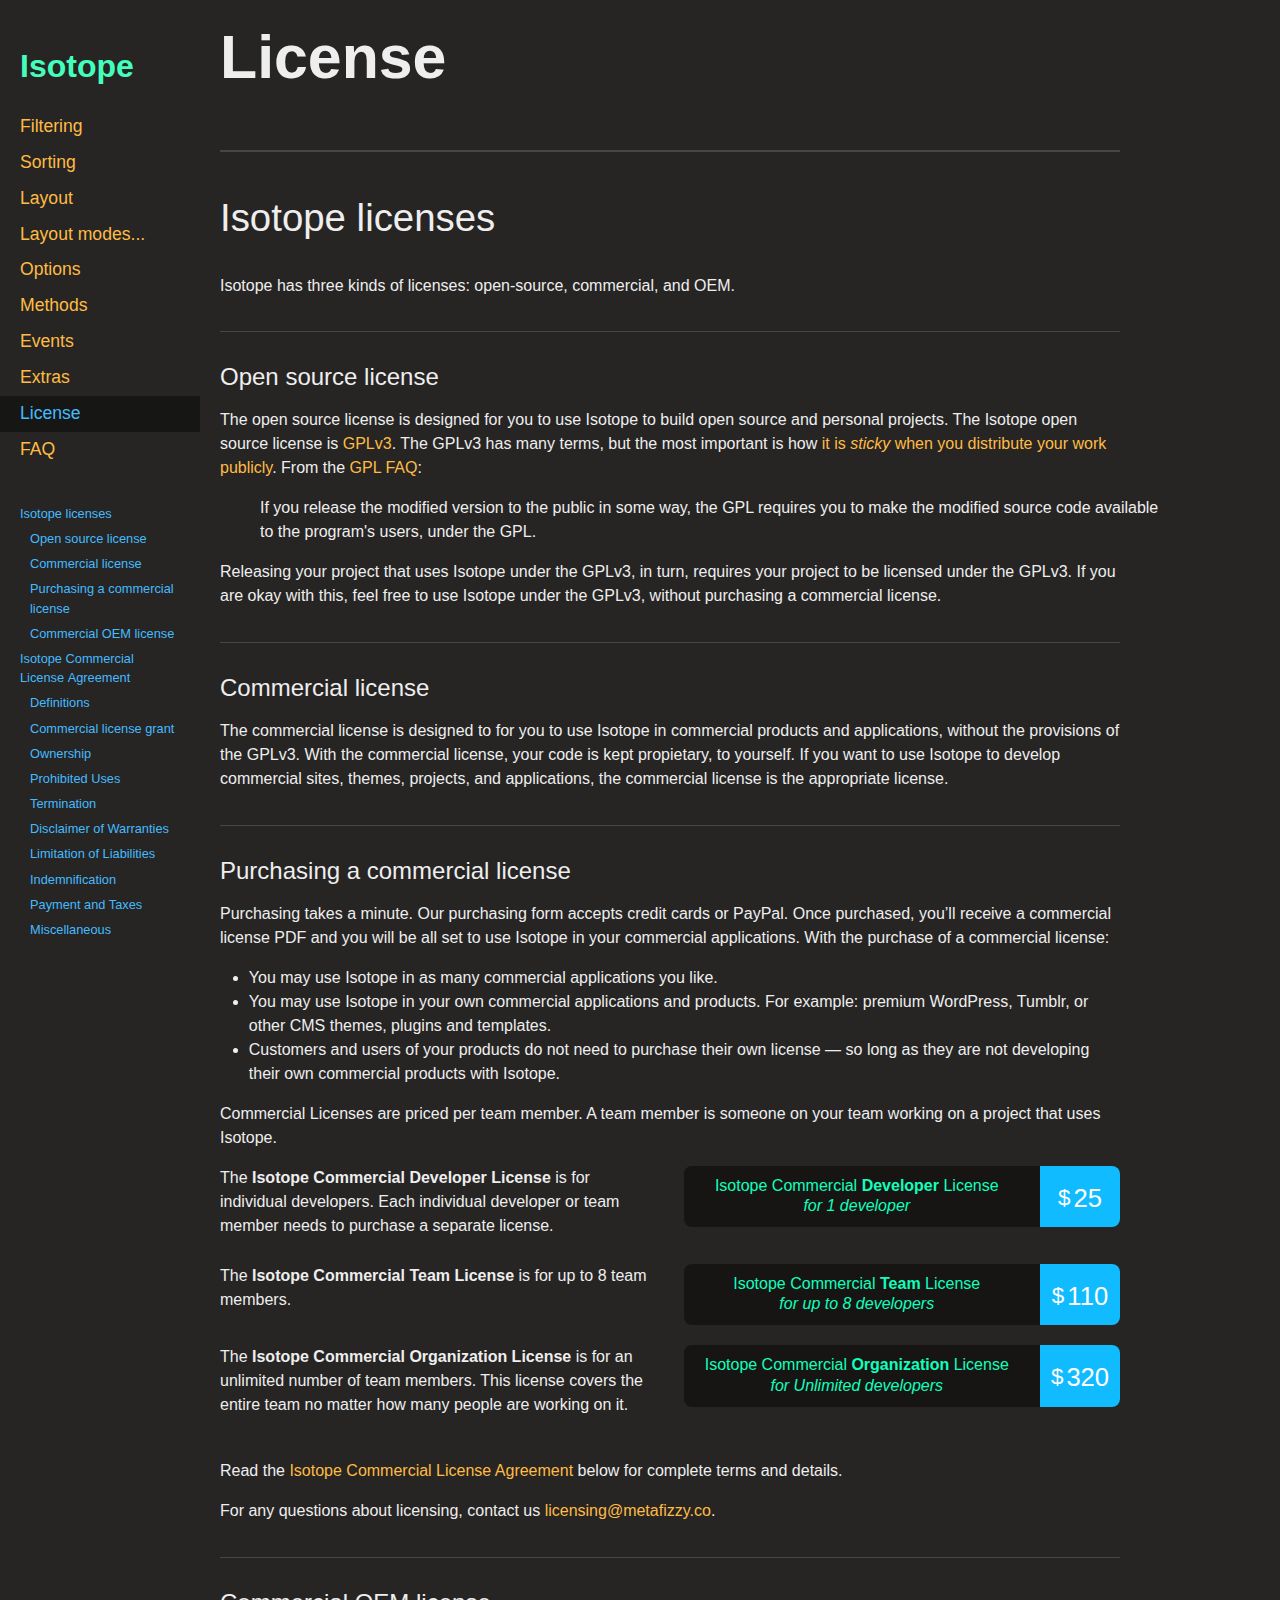
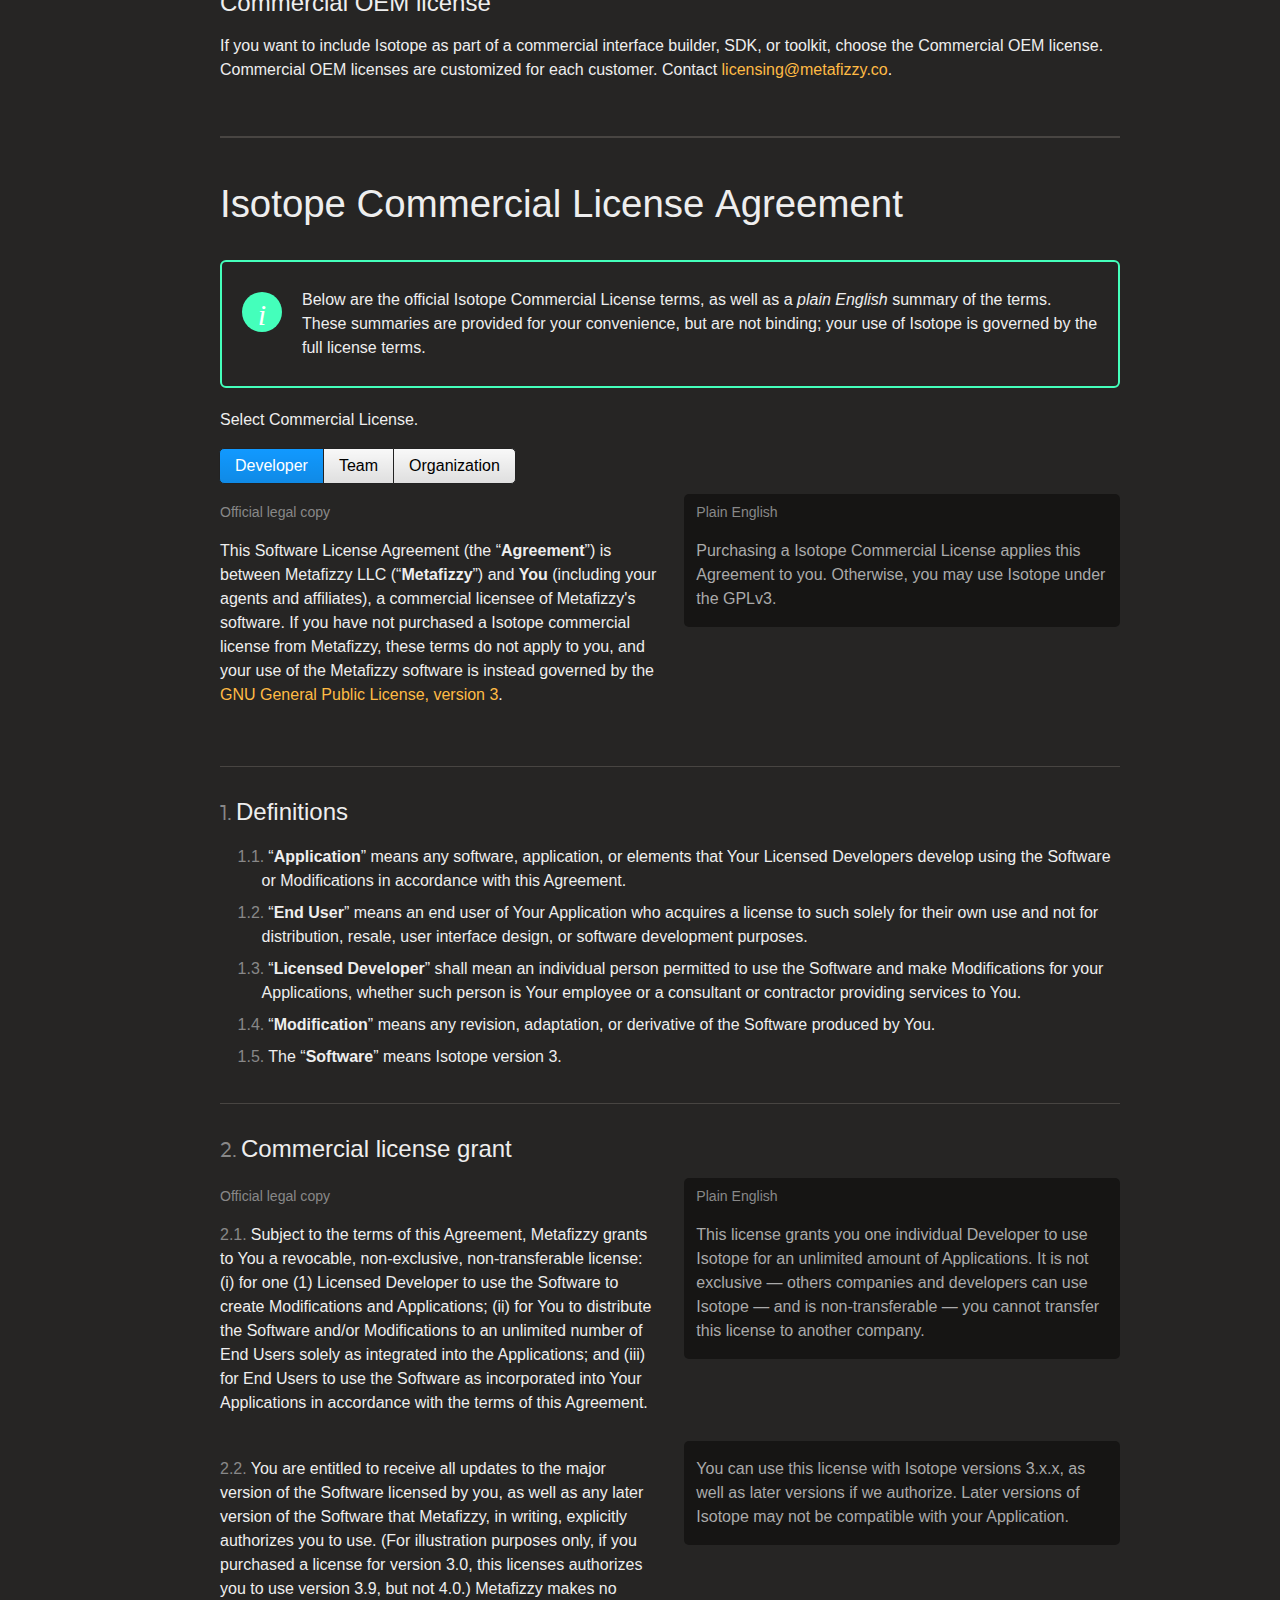
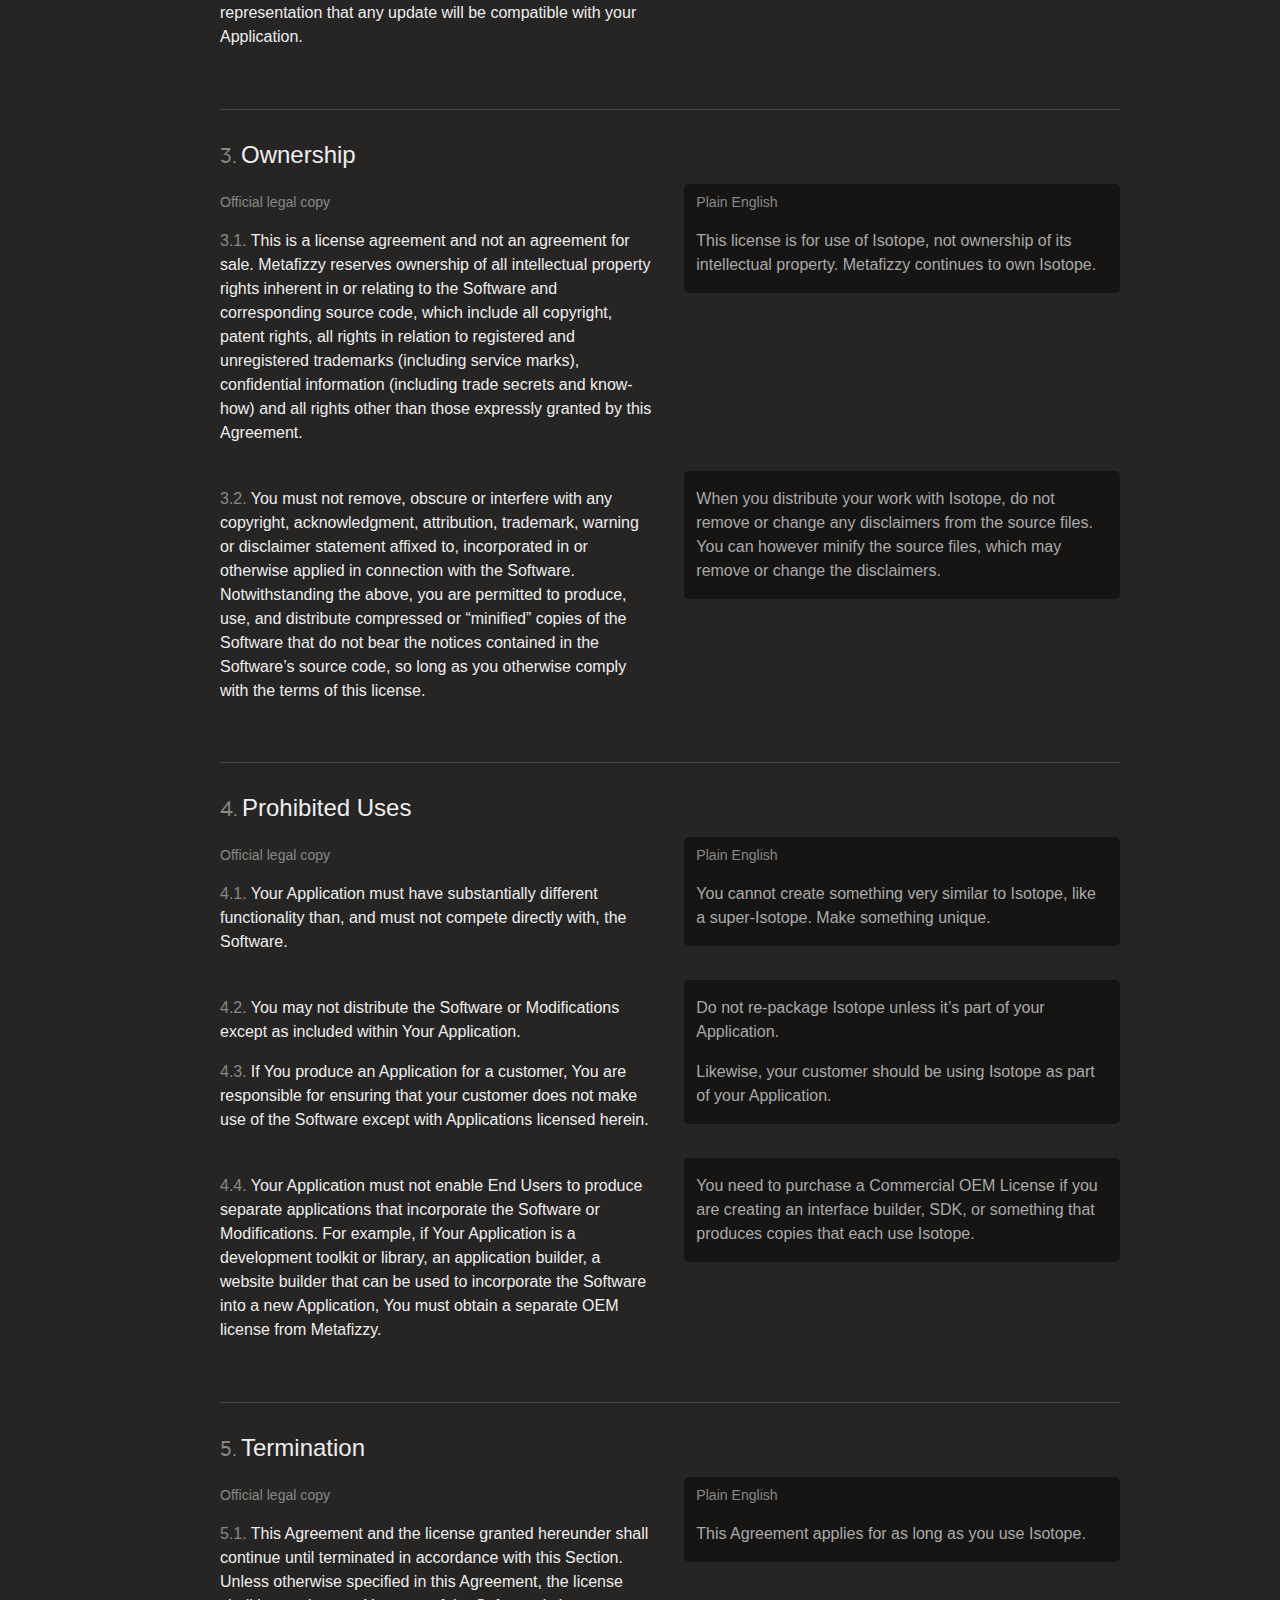
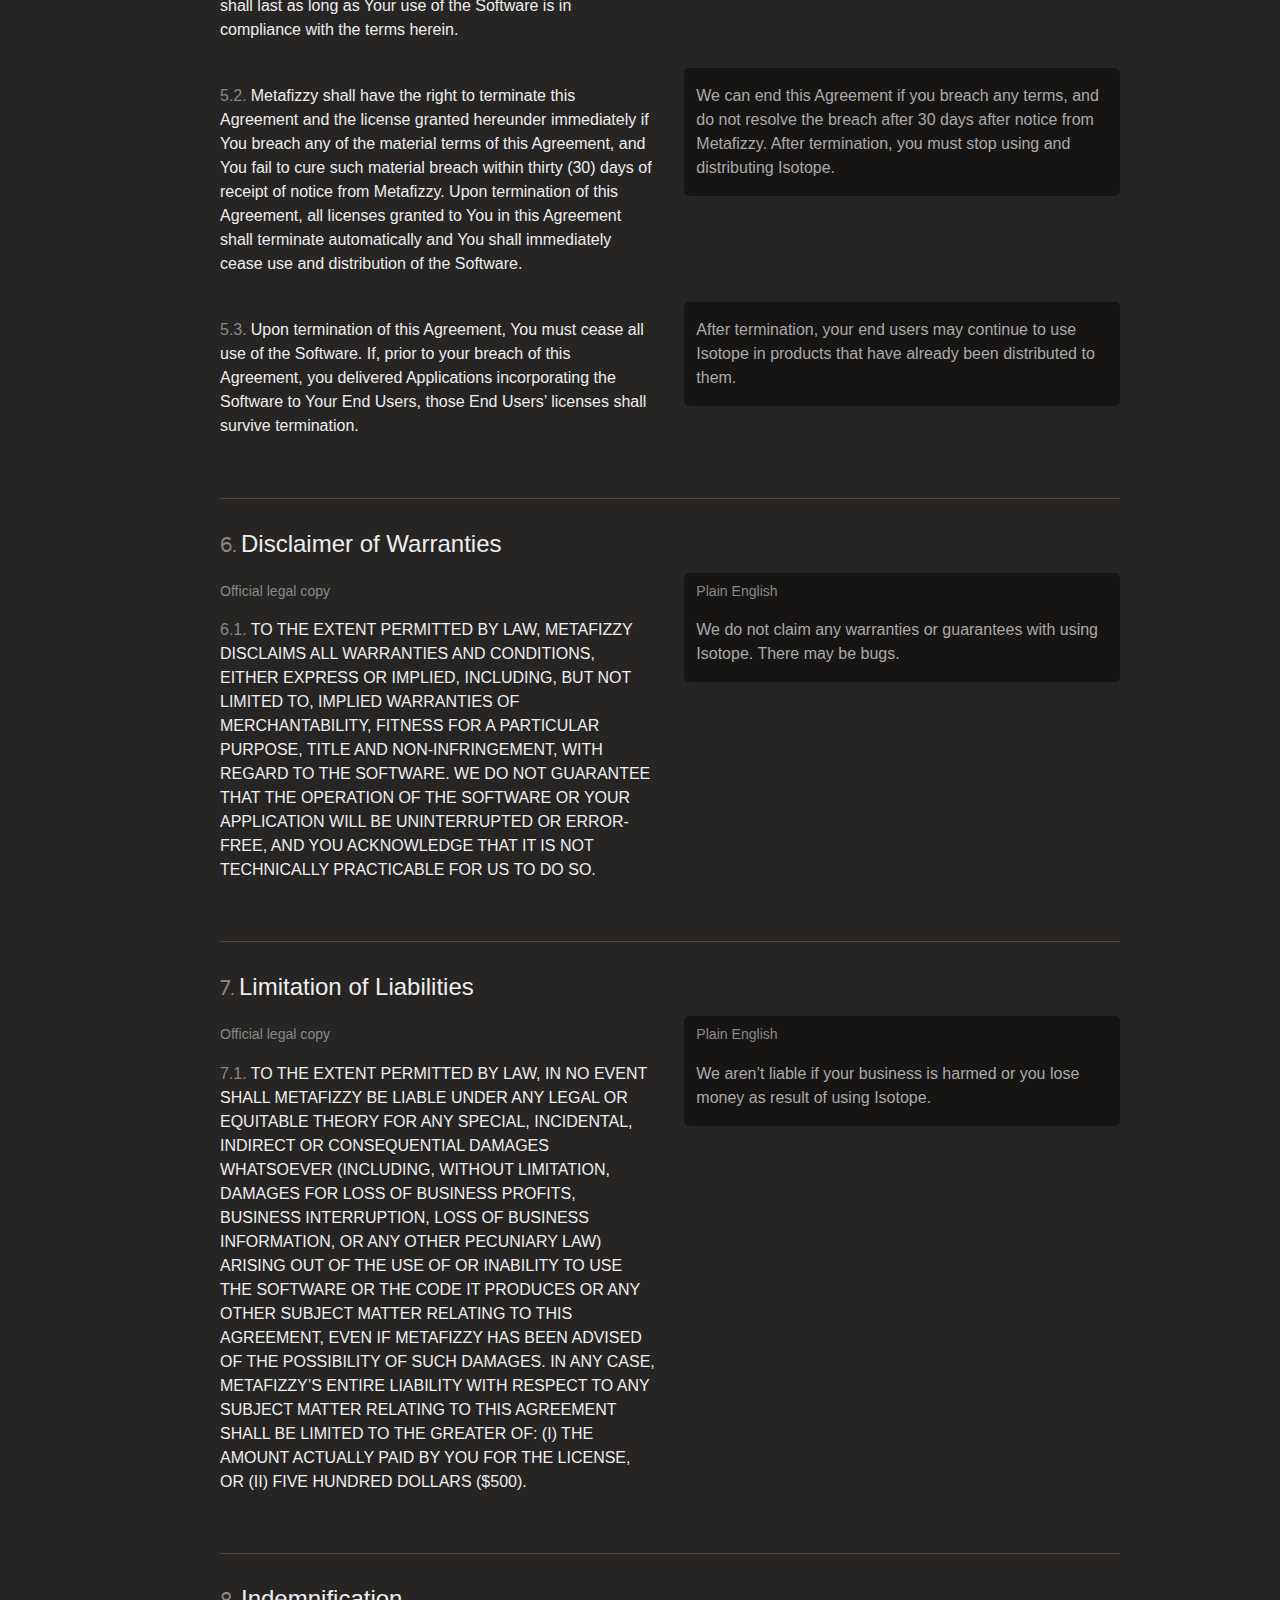
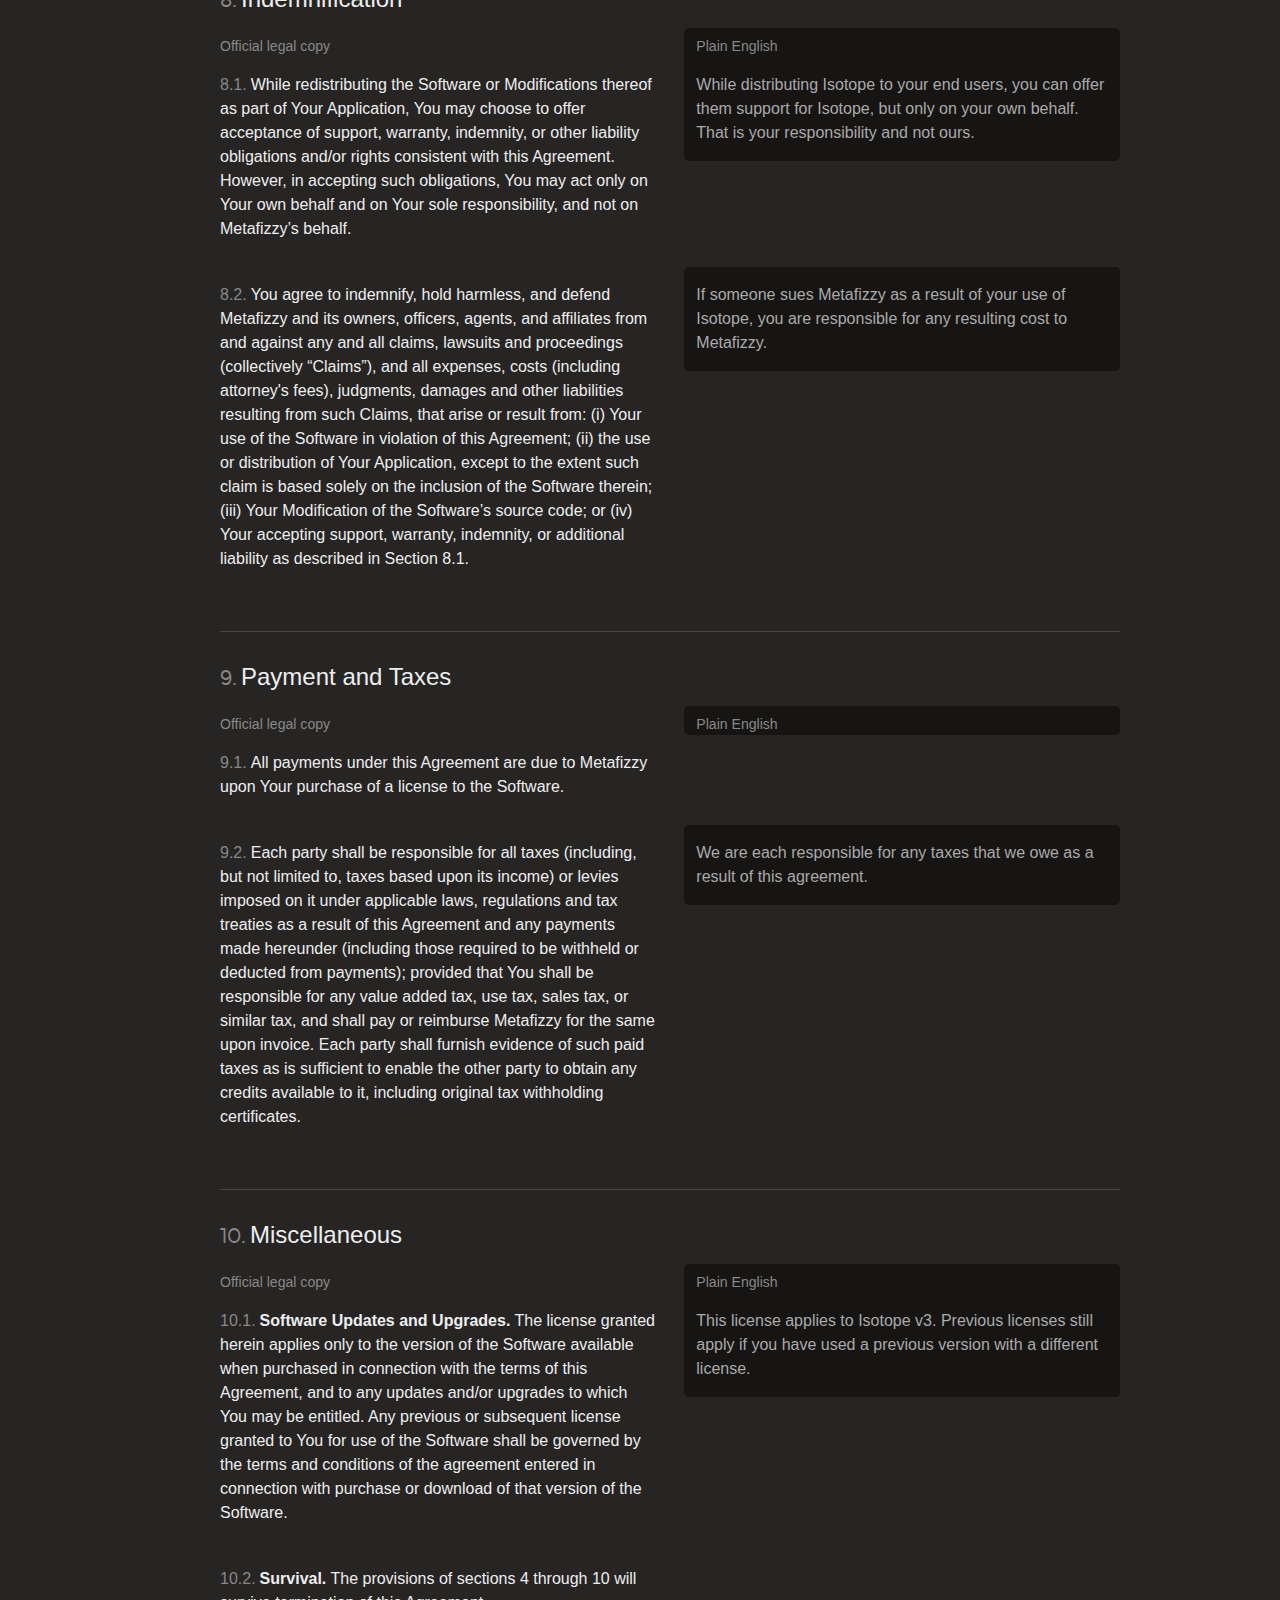
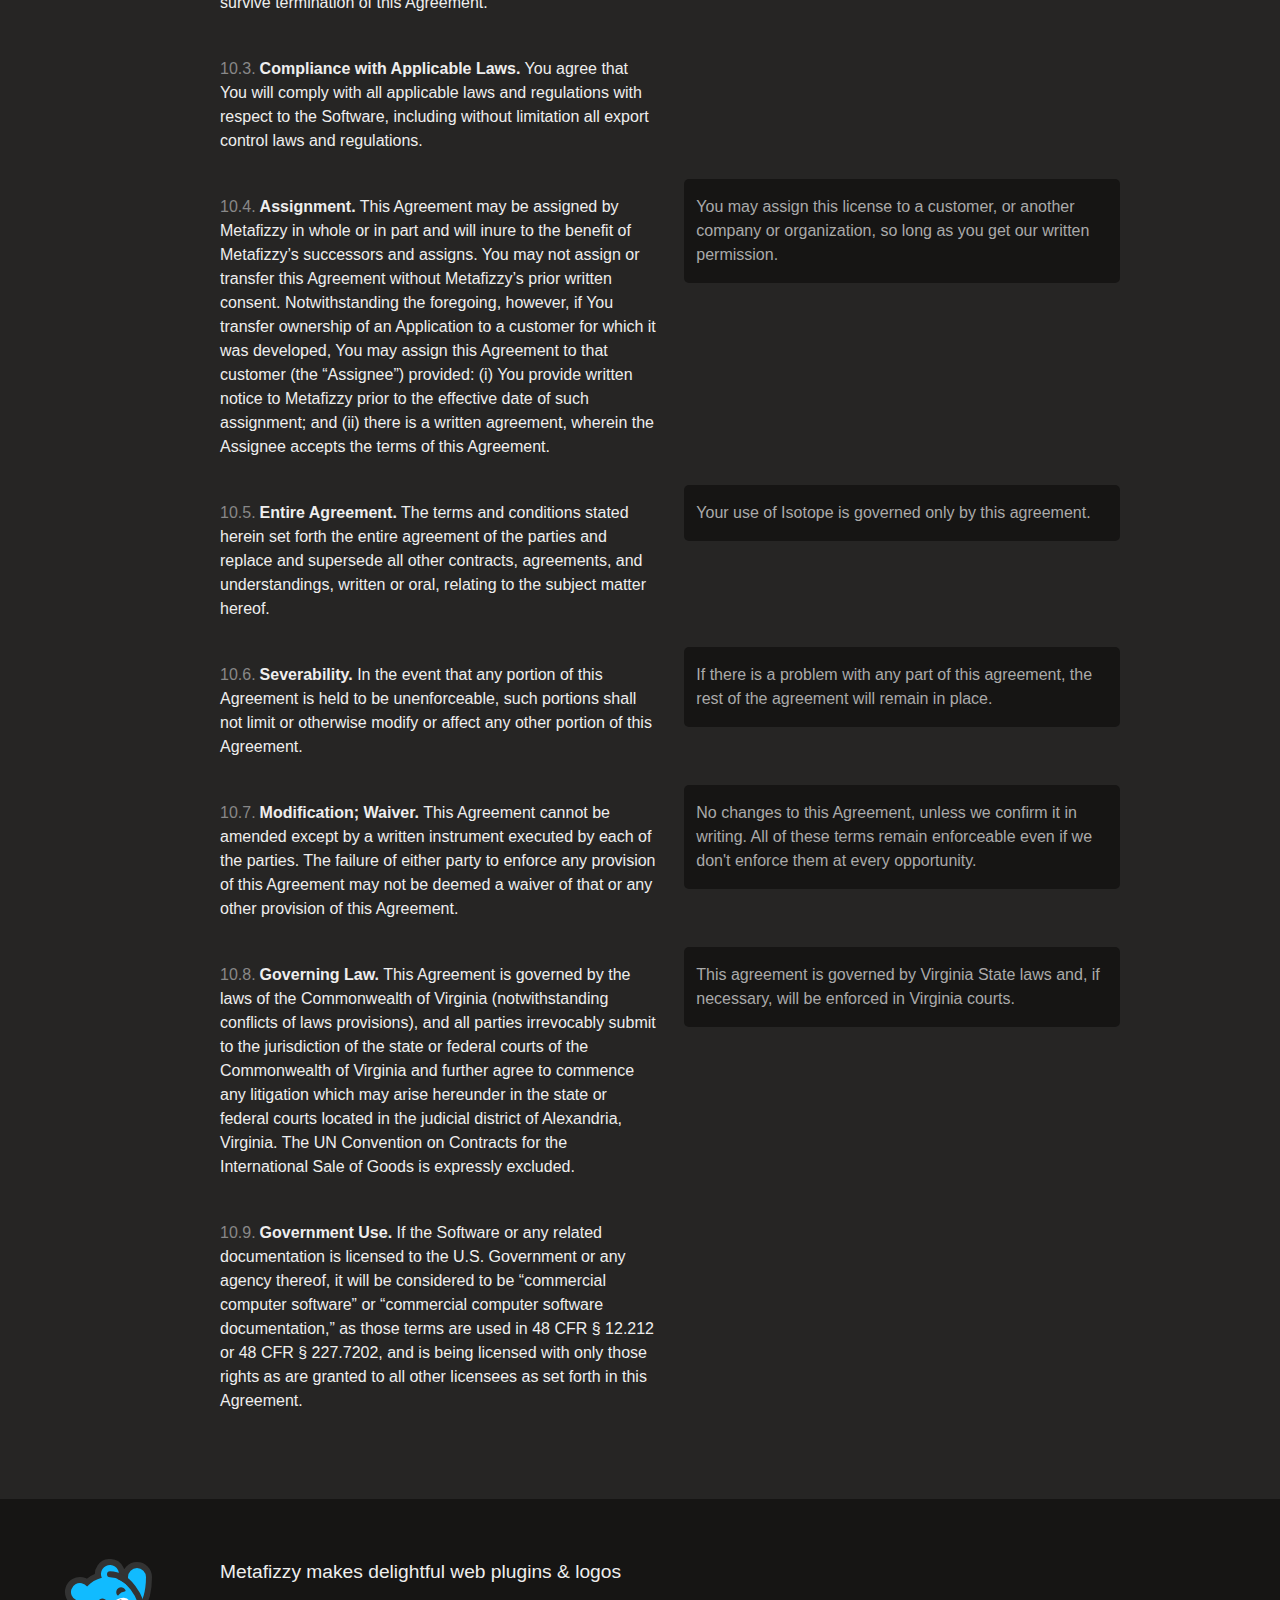
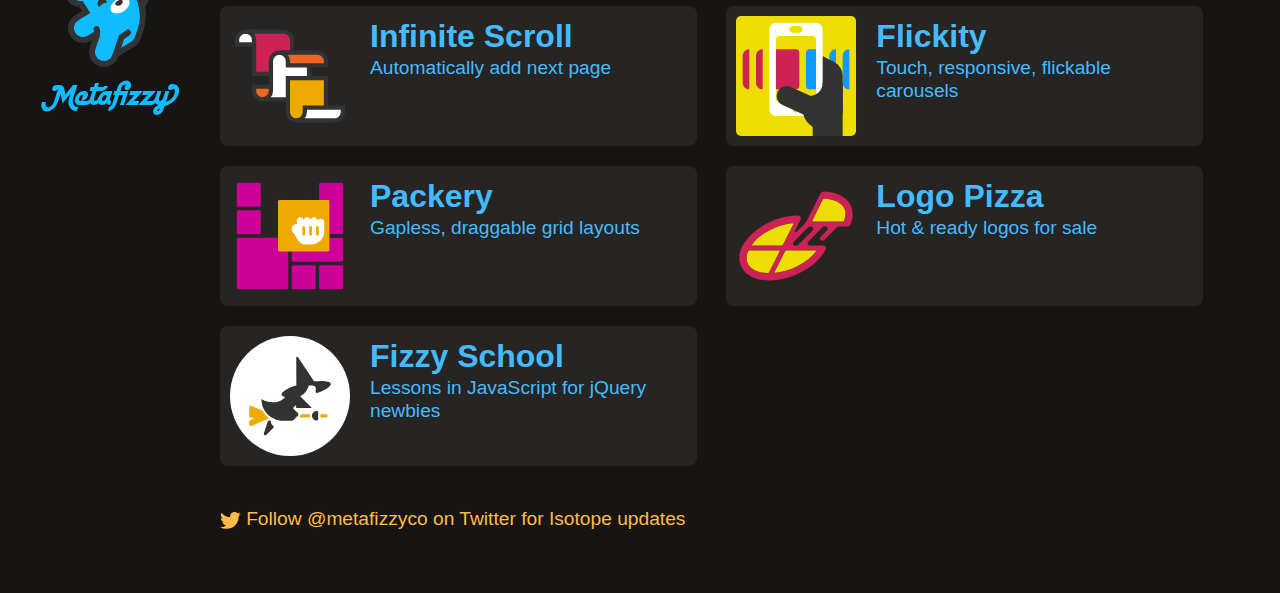
<file: js/isotope-docs/license.html>
<!doctype html>
<html class="export" lang="en">
<head>
  <meta charset="utf-8">
  <meta name="viewport" content="width=device-width">
  <meta name="description" content="Filter &amp; sort magical layouts">

  <title>Isotope &#xB7; License</title>

    <!-- Isotope does not require any CSS files -->
    <link rel="stylesheet" href="css/isotope-docs.css?6" media="screen">

  <meta name="twitter:card" content="summary">
  <meta name="twitter:site" content="@metafizzyco">
  <meta name="twitter:url" content="https://isotope.metafizzy.co/license.html">
  <meta name="twitter:title" content="Isotope License">
  <meta name="twitter:description" content="Filter &amp; sort magical layouts">

</head>
<body class="page--license">


  <div class="nav">
    <h1 class="nav__title"><a href=".">Isotope</a></h1>
  
    <ol class="site-nav">
      <li class="site-nav__item site-nav__item--filtering">
        <a class="site-nav__item__link" href="filtering.html">Filtering</a></li>
      <li class="site-nav__item site-nav__item--sorting">
        <a class="site-nav__item__link" href="sorting.html">Sorting</a></li>
      <li class="site-nav__item site-nav__item--layout ">
        <a class="site-nav__item__link" href="layout.html">Layout</a>
      </li>
      <li class="site-nav__item site-nav__item--layout-modes sub-nav-parent">
        <a class="site-nav__item__link" href="layout-modes.html">Layout modes</a>
        <ul class="sub-nav">
            <li class="sub-nav__item sub-nav__item--masonry">
              <a class="sub-nav__item__link" href="layout-modes/masonry.html">masonry</a></li>
            <li class="sub-nav__item sub-nav__item--fitrows">
              <a class="sub-nav__item__link" href="layout-modes/fitrows.html">fitRows</a></li>
            <li class="sub-nav__item sub-nav__item--vertical">
              <a class="sub-nav__item__link" href="layout-modes/vertical.html">vertical</a></li>
            <li class="sub-nav__item sub-nav__item--packery">
              <a class="sub-nav__item__link" href="layout-modes/packery.html">packery</a></li>
            <li class="sub-nav__item sub-nav__item--cellsbyrow">
              <a class="sub-nav__item__link" href="layout-modes/cellsbyrow.html">cellsByRow</a></li>
            <li class="sub-nav__item sub-nav__item--masonryhorizontal">
              <a class="sub-nav__item__link" href="layout-modes/masonryhorizontal.html">masonryHorizontal</a></li>
            <li class="sub-nav__item sub-nav__item--fitcolumns">
              <a class="sub-nav__item__link" href="layout-modes/fitcolumns.html">fitColumns</a></li>
            <li class="sub-nav__item sub-nav__item--cellsbycolumn">
              <a class="sub-nav__item__link" href="layout-modes/cellsbycolumn.html">cellsByColumn</a></li>
            <li class="sub-nav__item sub-nav__item--horiz">
              <a class="sub-nav__item__link" href="layout-modes/horiz.html">horiz</a></li>
        </ul>
      </li>
      <li class="site-nav__item site-nav__item--options">
        <a class="site-nav__item__link" href="options.html">Options</a></li>
      <li class="site-nav__item site-nav__item--methods">
        <a class="site-nav__item__link" href="methods.html">Methods</a></li>
      <li class="site-nav__item site-nav__item--events">
        <a class="site-nav__item__link" href="events.html">Events</a></li>
      <li class="site-nav__item site-nav__item--extras">
        <a class="site-nav__item__link" href="extras.html">Extras</a></li>
      <li class="site-nav__item site-nav__item--license">
        <a class="site-nav__item__link" href="license.html">License</a></li>
      <li class="site-nav__item site-nav__item--faq">
        <a class="site-nav__item__link" href="faq.html">FAQ</a></li>
    </ol>
  
    <ul class="page-nav" data-js="page-nav">
<li class="page-nav__item page-nav__item--h2"><a href="#isotope-licenses">Isotope licenses</a></li>
<li class="page-nav__item page-nav__item--h3"><a href="#open-source-license">Open source license</a></li>
<li class="page-nav__item page-nav__item--h3"><a href="#commercial-license">Commercial license</a></li>
<li class="page-nav__item page-nav__item--h3"><a href="#purchasing-a-commercial-license">Purchasing a commercial license</a></li>
<li class="page-nav__item page-nav__item--h3"><a href="#commercial-oem-license">Commercial OEM license</a></li>
<li class="page-nav__item page-nav__item--h2"><a href="#isotope-commercial-license-agreement">Isotope Commercial License&#xA0;Agreement</a></li>
<li class="page-nav__item page-nav__item--h3"><a href="#definitions">Definitions</a></li>
<li class="page-nav__item page-nav__item--h3"><a href="#commercial-license-grant">Commercial license grant</a></li>
<li class="page-nav__item page-nav__item--h3"><a href="#ownership">Ownership</a></li>
<li class="page-nav__item page-nav__item--h3"><a href="#prohibited-uses">Prohibited Uses</a></li>
<li class="page-nav__item page-nav__item--h3"><a href="#termination">Termination</a></li>
<li class="page-nav__item page-nav__item--h3"><a href="#disclaimer-of-warranties">Disclaimer of Warranties</a></li>
<li class="page-nav__item page-nav__item--h3"><a href="#limitation-of-liabilities">Limitation of Liabilities</a></li>
<li class="page-nav__item page-nav__item--h3"><a href="#indemnification">Indemnification</a></li>
<li class="page-nav__item page-nav__item--h3"><a href="#payment-and-taxes">Payment and Taxes</a></li>
<li class="page-nav__item page-nav__item--h3"><a href="#miscellaneous">Miscellaneous</a></li>
</ul>
  </div>


  <div id="content" class="main">
    <div class="container">
        <h1>License</h1>


<h2 id="isotope-licenses">Isotope licenses</h2>

<p>Isotope has three kinds of licenses: open-source, commercial, and OEM.</p>


<h3 id="open-source-license">Open source license</h3>

<p>The open source license is designed for you to use Isotope to build open source and personal projects. The Isotope open source license is <a href="https://www.gnu.org/licenses/gpl-3.0.html">GPLv3</a>. The GPLv3 has many terms, but the most important is how <a href="https://www.gnu.org/licenses/gpl-3.0.html#section5">it is <em>sticky</em> when you distribute your work publicly</a>. From the <a href="https://www.gnu.org/licenses/gpl-faq.html#GPLRequireSourcePostedPublic">GPL FAQ</a>:</p>

<blockquote>
  <p>If you release the modified version to the public in some way, the GPL requires you to make the modified source code available to the program&apos;s users, under the GPL.</p>
</blockquote>

<p>Releasing your project that uses Isotope under the GPLv3, in turn, requires your project to be licensed under the GPLv3. If you are okay with this, feel free to use Isotope under the GPLv3, without purchasing a commercial license.</p>


<h3 id="commercial-license">Commercial license</h3>

<p>The commercial license is designed to for you to use Isotope in commercial products and applications, without the provisions of the GPLv3. With the commercial license, your code is kept propietary, to yourself. If you want to use Isotope to develop commercial sites, themes, projects, and applications, the commercial license is the appropriate license.</p>


<h3 id="purchasing-a-commercial-license">Purchasing a commercial license</h3>

<p>Purchasing takes a minute. Our purchasing form accepts credit cards or PayPal. Once purchased, you&#x2019;ll receive a commercial license PDF and you will be all set to use Isotope in your commercial applications. With the purchase of a commercial license:</p>

<ul>
  <li>You may use Isotope in as many commercial applications you like.</li>
  <li>You may use Isotope in your own commercial applications and products. For example: premium WordPress, Tumblr, or other CMS themes, plugins and templates.</li>
  <li>Customers and users of your products do not need to purchase their own license &#x2014; so long as they are not developing their own commercial products with Isotope.</li>
</ul>

<p>Commercial Licenses are priced per team member. A team member is someone on your team working on a project that uses Isotope.</p>

<div class="duo">
  <div class="duo__cell duo__cell--license-option">
    <p>The <strong>Isotope Commercial Developer License</strong> is for individual developers. Each individual developer or team member needs to purchase a separate license.</p>
  </div>
  <div class="duo__cell">
      <a class="buy-button" href="https://gum.co/isotope-dev">
        <span class="buy-button__project">Isotope Commercial</span>
        <span class="buy-button__title">Developer</span>
        <span class="buy-button__license">License</span>
        <span class="buy-button__for">for 1 developer</span>
        <span class="buy-button__price">
          <span class="buy-button__price__dollar">$</span><span class="buy-button__price__value">25</span>
        </span>
      </a>
  </div>
</div>

<div class="duo">
  <div class="duo__cell duo__cell--license-option">
    <p>The <strong>Isotope Commercial Team License</strong> is for up to 8 team members.</p>
  </div>
  <div class="duo__cell">
      <a class="buy-button" href="https://gum.co/isotope-team">
        <span class="buy-button__project">Isotope Commercial</span>
        <span class="buy-button__title">Team</span>
        <span class="buy-button__license">License</span>
        <span class="buy-button__for">for up to 8 developers</span>
        <span class="buy-button__price">
          <span class="buy-button__price__dollar">$</span><span class="buy-button__price__value">110</span>
        </span>
      </a>
  </div>
</div>

<div class="duo">
  <div class="duo__cell duo__cell--license-option">
    <p>The <strong>Isotope Commercial Organization License</strong> is for an unlimited number of team members. This license covers the entire team no matter how many people are working on it.</p>
  </div>
  <div class="duo__cell">
      <a class="buy-button" href="https://gum.co/isotope-org">
        <span class="buy-button__project">Isotope Commercial</span>
        <span class="buy-button__title">Organization</span>
        <span class="buy-button__license">License</span>
        <span class="buy-button__for">for Unlimited developers</span>
        <span class="buy-button__price">
          <span class="buy-button__price__dollar">$</span><span class="buy-button__price__value">320</span>
        </span>
      </a>
  </div>
</div>

<p>Read the <a href="#isotope-commercial-license-agreement">Isotope Commercial License Agreement</a> below for complete terms and details.</p>

<p>For any questions about licensing, contact us <a href="mailto:licensing@metafizzy.co">licensing@metafizzy.co</a>.</p>


<h3 id="commercial-oem-license">Commercial OEM license</h3>

<p>If you want to include Isotope as part of a commercial interface builder, SDK, or toolkit, choose the Commercial OEM license. Commercial OEM licenses are customized for each customer. Contact <a href="mailto:licensing@metafizzy.co">licensing@metafizzy.co</a>.</p>


<div class="commercial-license-agreement" data-js="commercial-license-agreement">

  <h2 id="isotope-commercial-license-agreement">Isotope Commercial License&#xA0;Agreement</h2>

  <div class="call-out call-out--chill">
    <p>Below are the official Isotope Commercial License terms, as well as a <em>plain English</em> summary of the terms. These summaries are provided for your convenience, but are not binding; your use of Isotope is governed by the full license terms.</p>
  </div>

  <p>Select Commercial License.</p>

  <div class="button-group button-row">
    <button class="button button--developer is-selected" data-license-option="developer">Developer</button>
    <button class="button button--team" data-license-option="team">Team</button>
    <button class="button button--organization" data-license-option="organization">Organization</button>
  </div>

  <div class="duo duo--legal duo--legal--first">
    <div class="duo__cell duo--legal__official">
      <p id="agreement-p1">This Software License Agreement (the &#x201C;<strong>Agreement</strong>&#x201D;) is between Metafizzy LLC (&#x201C;<strong>Metafizzy</strong>&#x201D;) and <strong>You</strong> (including your agents and affiliates), a commercial licensee of Metafizzy&apos;s software. If you have not purchased a Isotope commercial license from Metafizzy, these terms do not apply to you, and your use of the Metafizzy software is instead governed by the <a href="https://www.gnu.org/licenses/gpl-3.0.html">GNU General Public License, version 3</a>.</p>
    </div>
    <div class="duo__cell duo--legal__plain">
      <p>Purchasing a Isotope Commercial <span data-license-property="title"></span> License applies this Agreement to you. Otherwise, you may use Isotope under the GPLv3.</p>
    </div>
  </div>

  <h3 id="definitions">Definitions</h3>

  <ol class="cla__definitions-list">
    <li>&#x201C;<strong>Application</strong>&#x201D; means any software, application, or elements that Your Licensed Developers develop using the Software or Modifications in accordance with this Agreement.</li>
    <li>&#x201C;<strong>End User</strong>&#x201D; means an end user of Your Application who acquires a license to such solely for their own use and not for distribution, resale, user interface design, or software development purposes.</li>
    <li>&#x201C;<strong>Licensed Developer</strong>&#x201D; shall mean an individual person permitted to use the Software and make Modifications for your Applications, whether such person is Your employee or a consultant or contractor providing services to You. </li>
    <li>&#x201C;<strong>Modification</strong>&#x201D; means any revision, adaptation, or derivative of the Software produced by You.</li>
    <li>The &#x201C;<strong>Software</strong>&#x201D; means Isotope version 3.</li>
  </ol>

  <h3 id="commercial-license-grant">Commercial license grant</h3>

  <div class="duo duo--legal duo--legal--first">
    <div class="duo__cell duo--legal__official">
      <p id="grant-p1" class="cla__part">Subject to the terms of this Agreement, Metafizzy grants to You a revocable, non-exclusive, non-transferable license: (i) for <span data-license-property="for-official">one (1) Licensed Developer</span> to use the Software to create Modifications and Applications; (ii) for You to distribute the Software and/or Modifications to an unlimited number of End Users solely as integrated into the Applications; and (iii) for End Users to use the Software as incorporated into Your Applications in accordance with the terms of this Agreement.</p>
    </div>
    <div class="duo__cell duo--legal__plain">
      <p>This license grants you <span data-license-property="for-plain">one individual Developer</span> to use Isotope for an unlimited amount of Applications. It is not exclusive &#x2014; others companies and developers can use Isotope &#x2014; and is non-transferable &#x2014; you cannot transfer this license to another company.</p>
    </div>
  </div>

  <div class="duo duo--legal">
    <div class="duo__cell duo--legal__official">
      <p id="grant-p2" class="cla__part">You are entitled to receive all updates to the major version of the Software licensed by you, as well as any later version of the Software that Metafizzy, in writing, explicitly authorizes you to use. (For illustration purposes only, if you purchased a license for version 3.0, this licenses authorizes you to use version 3.9, but not 4.0.) Metafizzy makes no representation that any update will be compatible with your Application.</p>
    </div>
    <div class="duo__cell duo--legal__plain">
      <p>You can use this license with Isotope versions 3.x.x, as well as later versions if we authorize. Later versions of Isotope may not be compatible with your Application.</p>
    </div>
  </div>

  <h3 id="ownership">Ownership</h3>

  <div class="duo duo--legal duo--legal--first">
    <div class="duo__cell duo--legal__official">
      <p id="ownership-p1" class="cla__part">This is a license agreement and not an agreement for sale. Metafizzy reserves ownership of all intellectual property rights inherent in or relating to the Software and corresponding source code, which include all copyright, patent rights, all rights in relation to registered and unregistered trademarks (including service marks), confidential information (including trade secrets and know-how) and all rights other than those expressly granted by this Agreement.</p>
    </div>
    <div class="duo__cell duo--legal__plain">
      <p>This license is for use of Isotope, not ownership of its intellectual property. Metafizzy continues to own Isotope.</p>
    </div>
  </div>

  <div class="duo duo--legal">
    <div class="duo__cell duo--legal__official">
      <p id="ownership-p2" class="cla__part">You must not remove, obscure or interfere with any copyright, acknowledgment, attribution, trademark, warning or disclaimer statement affixed to, incorporated in or otherwise applied in connection with the Software. Notwithstanding the above, you are permitted to produce, use, and distribute compressed or &#x201C;minified&#x201D; copies of the Software that do not bear the notices contained in the Software&#x2019;s source code, so long as you otherwise comply with the terms of this license.</p>
    </div>
    <div class="duo__cell duo--legal__plain">
      <p>When you distribute your work with Isotope, do not remove or change any disclaimers from the source files. You can however minify the source files, which may remove or change the disclaimers.</p>
    </div>
  </div>

  <h3 id="prohibited-uses">Prohibited Uses</h3>

  <div class="duo duo--legal duo--legal--first">
    <div class="duo__cell duo--legal__official">
      <p id="prohibited-p1" class="cla__part">Your Application must have substantially different functionality than, and must not compete directly with, the Software.</p>
    </div>
    <div class="duo__cell duo--legal__plain">
      <p>You cannot create something very similar to Isotope, like a super-Isotope. Make something unique.</p>
    </div>
  </div>

  <div class="duo duo--legal">
    <div class="duo__cell duo--legal__official">
      <p id="prohibited-p2" class="cla__part">You may not distribute the Software or Modifications except as included within Your Application.</p> 
      <p id="prohibited-p3" class="cla__part">If You produce an Application for a customer, You are responsible for ensuring that your customer does not make use of the Software except with Applications licensed herein.</p>
    </div>
    <div class="duo__cell duo--legal__plain">
      <p>Do not re-package Isotope unless it&#x2019;s part of your Application.</p>
      <p>Likewise, your customer should be using Isotope as part of your Application.</p>
    </div>
  </div>

  <div class="duo duo--legal">
    <div class="duo__cell duo--legal__official">
      <p id="prohibited-p4" class="cla__part">Your Application must not enable End Users to produce separate applications that incorporate the Software or Modifications. For example, if Your Application is a development toolkit or library, an application builder, a website builder that can be used to incorporate the Software into a new Application, You must obtain a separate OEM license from Metafizzy.</p>
    </div>
    <div class="duo__cell duo--legal__plain">
      <p>You need to purchase a Commercial OEM License if you are creating an interface builder, SDK, or something that produces copies that each use Isotope.</p>
    </div>
  </div>

  <h3 id="termination">Termination</h3>

  <div class="duo duo--legal  duo--legal--first">
    <div class="duo__cell duo--legal__official">
      <p id="termination-p1" class="cla__part">This Agreement and the license granted hereunder shall continue until terminated in accordance with this Section. Unless otherwise specified in this Agreement, the license shall last as long as Your use of the Software is in compliance with the terms herein. </p>
    </div>
    <div class="duo__cell duo--legal__plain">
      <p>This Agreement applies for as long as you use Isotope.</p>
    </div>
  </div>

  <div class="duo duo--legal">
    <div class="duo__cell duo--legal__official">
      <p id="termination-p2" class="cla__part">Metafizzy shall have the right to terminate this Agreement and the license granted hereunder immediately if You breach any of the material terms of this Agreement, and You fail to cure such material breach within thirty (30) days of receipt of notice from Metafizzy. Upon termination of this Agreement, all licenses granted to You in this Agreement shall terminate automatically and You shall immediately cease use and distribution of the Software.</p>
    </div>
    <div class="duo__cell duo--legal__plain">
      <p>We can end this Agreement if you breach any terms, and do not resolve the breach after 30 days after notice from Metafizzy. After termination, you must stop using and distributing Isotope.</p>
    </div>
  </div>

  <div class="duo duo--legal">
    <div class="duo__cell duo--legal__official">
      <p id="termination-p3" class="cla__part">Upon termination of this Agreement, You must cease all use of the Software. If, prior to your breach of this Agreement, you delivered Applications incorporating the Software to Your End Users, those End Users&#x2019; licenses shall survive termination.</p>
    </div>
    <div class="duo__cell duo--legal__plain">
      <p>After termination, your end users may continue to use Isotope in products that have already been distributed to them.</p>
    </div>
  </div>

  <h3 id="disclaimer-of-warranties">Disclaimer of Warranties</h3>

  <div class="duo duo--legal duo--legal--first">
    <div class="duo__cell duo--legal__official">
      <p class="cla__part">TO THE EXTENT PERMITTED BY LAW, METAFIZZY DISCLAIMS ALL WARRANTIES AND CONDITIONS, EITHER EXPRESS OR IMPLIED, INCLUDING, BUT NOT LIMITED TO, IMPLIED WARRANTIES OF MERCHANTABILITY, FITNESS FOR A PARTICULAR PURPOSE, TITLE AND NON-INFRINGEMENT, WITH REGARD TO THE SOFTWARE. WE DO NOT GUARANTEE THAT THE OPERATION OF THE SOFTWARE OR YOUR APPLICATION WILL BE UNINTERRUPTED OR ERROR-FREE, AND YOU ACKNOWLEDGE THAT IT IS NOT TECHNICALLY PRACTICABLE FOR US TO DO SO.</p>
    </div>
    <div class="duo__cell duo--legal__plain">
      <p>We do not claim any warranties or guarantees with using Isotope. There may be bugs.</p>
    </div>
  </div>

  <h3 id="limitation-of-liabilities">Limitation of Liabilities</h3>

  <div class="duo duo--legal duo--legal--first">
    <div class="duo__cell duo--legal__official">
      <p class="cla__part">TO THE EXTENT PERMITTED BY LAW, IN NO EVENT SHALL METAFIZZY BE LIABLE UNDER ANY LEGAL OR EQUITABLE THEORY FOR ANY SPECIAL, INCIDENTAL, INDIRECT OR CONSEQUENTIAL DAMAGES WHATSOEVER (INCLUDING, WITHOUT LIMITATION, DAMAGES FOR LOSS OF BUSINESS PROFITS, BUSINESS INTERRUPTION, LOSS OF BUSINESS INFORMATION, OR ANY OTHER PECUNIARY LAW) ARISING OUT OF THE USE OF OR INABILITY TO USE THE SOFTWARE OR THE CODE IT PRODUCES OR ANY OTHER SUBJECT MATTER RELATING TO THIS AGREEMENT, EVEN IF METAFIZZY HAS BEEN ADVISED OF THE POSSIBILITY OF SUCH DAMAGES. IN ANY CASE, METAFIZZY&#x2019;S ENTIRE LIABILITY WITH RESPECT TO ANY SUBJECT MATTER RELATING TO THIS AGREEMENT SHALL BE LIMITED TO THE GREATER OF: (I) THE AMOUNT ACTUALLY PAID BY YOU FOR THE LICENSE, OR (II) FIVE HUNDRED DOLLARS ($500).</p>
    </div>
    <div class="duo__cell duo--legal__plain">
      <p>We aren&#x2019;t liable if your business is harmed or you lose money as
  result of using Isotope.</p>
    </div>
  </div>

  <h3 id="indemnification">Indemnification</h3>

  <div class="duo duo--legal duo--legal--first">
    <div class="duo__cell duo--legal__official">
      <p class="cla__part">While redistributing the Software or Modifications thereof as part of Your Application, You may choose to offer acceptance of support, warranty, indemnity, or other liability obligations and/or rights consistent with this Agreement. However, in accepting such obligations, You may act only on Your own behalf and on Your sole responsibility, and not on Metafizzy&#x2019;s behalf. </p>
    </div>
    <div class="duo__cell duo--legal__plain">
      <p>While distributing Isotope to your end users, you can offer them support for Isotope, but only on your own behalf. That is your responsibility and not ours.</p>
    </div>
  </div>

  <div class="duo duo--legal">
    <div class="duo__cell duo--legal__official">
      <p class="cla__part">You agree to indemnify, hold harmless, and defend Metafizzy and its owners, officers, agents, and affiliates from and against any and all claims, lawsuits and proceedings (collectively &#x201C;Claims&#x201D;), and all expenses, costs (including attorney&apos;s fees), judgments, damages and other liabilities resulting from such Claims, that arise or result from: (i) Your use of the Software in violation of this Agreement; (ii) the use or distribution of Your Application, except to the extent such claim is based solely on the inclusion of the Software therein; (iii) Your Modification of the Software&#x2019;s source code; or (iv) Your accepting support, warranty, indemnity, or additional liability as described in Section 8.1.</p>
    </div>
    <div class="duo__cell duo--legal__plain">
      <p>If someone sues Metafizzy as a result of your use of Isotope, you are responsible for any resulting cost to Metafizzy.</p>
    </div>
  </div>

  <h3 id="payment-and-taxes">Payment and Taxes</h3>

  <div class="duo duo--legal duo--legal--first">
    <div class="duo__cell duo--legal__official">
      <p class="cla__part">All payments under this Agreement are due to Metafizzy upon Your purchase of a license to the Software.</p>
    </div>
    <div class="duo__cell duo--legal__plain">
    </div>
  </div>

  <div class="duo duo--legal">
    <div class="duo__cell duo--legal__official">
      <p class="cla__part">Each party shall be responsible for all taxes (including, but not limited to, taxes based upon its income) or levies imposed on it under applicable laws, regulations and tax treaties as a result of this Agreement and any payments made hereunder (including those required to be withheld or deducted from payments); provided that You shall be responsible for any value added tax, use tax, sales tax, or similar tax,  and shall pay or reimburse Metafizzy for the same upon invoice. Each party shall furnish evidence of such paid taxes as is sufficient to enable the other party to obtain any credits available to it, including original tax withholding certificates.</p>
    </div>
    <div class="duo__cell duo--legal__plain">
      <p>We are each responsible for any taxes that we owe as a result of this agreement.</p>
    </div>
  </div>

  <h3 id="miscellaneous">Miscellaneous</h3>

  <div class="duo duo--legal duo--legal--first">
    <div class="duo__cell duo--legal__official">
      <p class="cla__part"><strong>Software Updates and Upgrades.</strong> The license granted herein applies only to the version of the Software available when purchased in connection with the terms of this Agreement, and to any updates and/or upgrades to which You may be entitled. Any previous or subsequent license granted to You for use of the Software shall be governed by the terms and conditions of the agreement entered in connection with purchase or download of that version of the Software.</p>
    </div>
    <div class="duo__cell duo--legal__plain">
      <p>This license applies to Isotope v3. Previous licenses still apply if you have used a previous version with a different license.</p>
    </div>
  </div>

  <div class="duo duo--legal">
    <div class="duo__cell duo--legal__official">
      <p class="cla__part"><strong>Survival.</strong> The provisions of sections 4 through 10 will survive termination of this Agreement.</p>
    </div>
    <div class="duo__cell duo--legal__plain">
    </div>
  </div>

  <div class="duo duo--legal">
    <div class="duo__cell duo--legal__official">
      <p class="cla__part"><strong>Compliance with Applicable Laws.</strong> You agree that You will comply with all applicable laws and regulations with respect to the Software, including without limitation all export control laws and regulations.</p>
    </div>
    <div class="duo__cell duo--legal__plain">
    </div>
  </div>

  <div class="duo duo--legal">
    <div class="duo__cell duo--legal__official">
      <p class="cla__part"><strong>Assignment.</strong> This Agreement may be assigned by Metafizzy in whole or in part and will inure to the benefit of Metafizzy&#x2019;s successors and assigns. You may not assign or transfer this Agreement without Metafizzy&#x2019;s prior written consent. Notwithstanding the foregoing, however, if You transfer ownership of an Application to a customer for which it was developed, You may assign this Agreement to that customer (the &#x201C;Assignee&#x201D;) provided: (i) You provide written notice to Metafizzy prior to the effective date of such assignment; and (ii) there is a written agreement, wherein the Assignee accepts the terms of this Agreement.</p>
    </div>
    <div class="duo__cell duo--legal__plain">
      <p>You may assign this license to a customer, or another company or organization, so long as you get our written permission.</p>
    </div>
  </div>

  <div class="duo duo--legal">
    <div class="duo__cell duo--legal__official">
      <p class="cla__part"><strong>Entire Agreement.</strong> The terms and conditions stated herein set forth the entire agreement of the parties and replace and supersede all other contracts, agreements, and understandings, written or oral, relating to the subject matter hereof.</p>
    </div>
    <div class="duo__cell duo--legal__plain">
      <p>Your use of Isotope is governed only by this agreement.</p>
    </div>
  </div>

  <div class="duo duo--legal">
    <div class="duo__cell duo--legal__official">
      <p class="cla__part"><strong>Severability.</strong> In the event that any portion of this Agreement is held to be unenforceable, such portions shall not limit or otherwise modify or affect any other portion of this Agreement.</p>
    </div>
    <div class="duo__cell duo--legal__plain">
      <p>If there is a problem with any part of this agreement, the rest of the agreement will remain in place.</p>
    </div>
  </div>

  <div class="duo duo--legal">
    <div class="duo__cell duo--legal__official">
      <p class="cla__part"><strong>Modification; Waiver.</strong> This Agreement cannot be amended except by a written instrument executed by each of the parties. The failure of either party to enforce any provision of this Agreement may not be deemed a waiver of that or any other provision of this Agreement.</p>
    </div>
    <div class="duo__cell duo--legal__plain">
      <p>No changes to this Agreement, unless we confirm it in writing. All of these terms remain enforceable even if we don&apos;t enforce them at every opportunity.</p>
    </div>
  </div>

  <div class="duo duo--legal">
    <div class="duo__cell duo--legal__official">
      <p class="cla__part"><strong>Governing Law.</strong> This Agreement is governed by the laws of the Commonwealth of Virginia (notwithstanding conflicts of laws provisions), and all parties irrevocably submit to the jurisdiction of the state or federal courts of the Commonwealth of Virginia and further agree to commence any litigation which may arise hereunder in the state or federal courts located in the judicial district of Alexandria, Virginia. The UN Convention on Contracts for the International Sale of Goods is expressly excluded.</p>
    </div>
    <div class="duo__cell duo--legal__plain">
      <p>This agreement is governed by Virginia State laws and, if necessary, will be enforced in Virginia courts.</p>
    </div>
  </div>

  <div class="duo duo--legal">
    <div class="duo__cell duo--legal__official">
      <p class="cla__part"><strong>Government Use.</strong> If the Software or any related documentation is licensed to the U.S. Government or any agency thereof, it will be considered to be &#x201C;commercial computer software&#x201D; or &#x201C;commercial computer software documentation,&#x201D; as those terms are used in 48 CFR &#xA7; 12.212 or 48 CFR &#xA7; 227.7202, and is being licensed with only those rights as are granted to all other licensees as set forth in this Agreement.</p>
    </div>
    <div class="duo__cell duo--legal__plain">
    </div>
  </div>

</div> 

    </div>
  </div>

  <footer class="site-footer">
  
    <div class="container">
  
      <p class="site-footer__copy">Metafizzy makes delightful web plugins &amp; logos</p>
  
      <div class="showcase">
      
        <ul class="showcase-item-list">
      
            <li class="showcase-item">
              <a class="showcase-item__link" href="https://infinite-scroll.com">
                <div class="showcase-item__image">
                    <svg class="infinite-scroll-illo" xmlns="http://www.w3.org/2000/svg" viewbox="0 0 520 520" width="200" height="200">
                      <path class="infinite-scroll-illo__page infinite-scroll-illo__page--back" d="M90,110H10V90c0-22,18-40,40-40h40V110z"/>
                      <path class="infinite-scroll-illo__page infinite-scroll-illo__page--front1" d="M270,90L270,90c0-22-18-40-40-40h0H50h0c22,0,40,18,40,40v0v0v160h180V90z"/>
                      <path class="infinite-scroll-illo__page infinite-scroll-illo__page--front2" d="M170,330v-20H90v20v0c0,22,18,40,40,40h0h40V330z"/>
                      <path class="infinite-scroll-illo__page infinite-scroll-illo__page--back" d="M350,150H210c-22,0-40,18-40,40v140v0c0,22-18,40-40,40h0h220V150z"/>
                      <path class="infinite-scroll-illo__page infinite-scroll-illo__page--front3" d="M430,470V270H250v160c0,22,18,40,40,40H430z"/>
                      <path class="infinite-scroll-illo__page infinite-scroll-illo__page--front2" d="M250,190v20h180v-20c0-22-18-40-40-40H210h0C232,150,250,168,250,190L250,190z"/>
                      <path class="infinite-scroll-illo__page infinite-scroll-illo__page--back" d="M330,410v20v0c0,22-18,40-40,40h0h180c22,0,40-18,40-40v-20H330z"/>
                    </svg>
                </div>
                <div class="showcase-item__text">
                  <h3 class="showcase-item__title">Infinite Scroll</h3>
                  <p class="showcase-item__description">Automatically add next page</p>
                </div>
              </a>
            </li>
      
            <li class="showcase-item">
              <a class="showcase-item__link" href="https://flickity.metafizzy.co">
                <div class="showcase-item__image">
                    <svg class="flickity-illo" xmlns="http://www.w3.org/2000/svg" viewbox="0 0 360 360" width="100" height="100">
                      <path class="flickity-illo__color1" fill="#19F" d="M300 220L300 220c-11 0-20-9-20-20v-80c0-11 9-20 20-20h0V220z"/>
                      <path class="flickity-illo__color1" fill="#19F" d="M340 220L340 220c-11 0-20-9-20-20v-80c0-11 9-20 20-20h0V220z"/>
                      <path class="flickity-illo__color2" fill="#333" d="M320 290V180c0-18-10-35-27-43L240 110v180H320z"/>
                      <path class="flickity-illo__color3" fill="white" d="M240 300H120c-11 0-20-9-20-20V40c0-11 9-20 20-20h120c11 0 20 9 20 20v240C260 291 251 300 240 300z"/>
                      <path class="flickity-illo__color4" fill="#ED0" d="M230 260H130c-6 0-10-5-10-10V70c0-6 5-10 10-10h100c6 0 10 5 10 10v180 C240 256 236 260 230 260z"/>
                      <path class="flickity-illo__color2" fill="#333" d="M260 200h60v81c0 32-26 59-59 59h0c-34 0-61-27-61-61V240h20 C242 240 260 222 260 200L260 200z"/>
                      <path class="flickity-illo__color5" fill="#C25" d="M180 220h-60V100h60c6 0 10 5 10 10v100C190 216 186 220 180 220z"/>
                      <path class="flickity-illo__color1" fill="#19F" d="M240 220h-20c-6 0-10-5-10-10V110c0-6 5-10 10-10h20V220z"/>
                      <rect class="flickity-illo__color2" fill="#333" x="230" y="280" width="90" height="80"/>
                      <circle class="flickity-illo__color4" fill="#ED0" cx="180" cy="280" r="10"/>
                      <line class="flickity-illo__thumb" stroke="#333" stroke-width="60" stroke-linecap="round" x1="262" y1="290" x2="152" y2="240"/>
                      <path class="flickity-illo__color4" fill="#ED0" d="M190 50h-20c-6 0-10-5-10-10v0c0-6 5-10 10-10h20c6 0 10 5 10 10v0C200 46 196 50 190 50z"/>
                      <path class="flickity-illo__color5" fill="#C25" d="M80 220L80 220c-11 0-20-9-20-20v-80c0-11 9-20 20-20h0V220z"/>
                      <path class="flickity-illo__color5" fill="#C25" d="M40 220L40 220c-11 0-20-9-20-20v-80c0-11 9-20 20-20h0V220z"/>
                    </svg>
                </div>
                <div class="showcase-item__text">
                  <h3 class="showcase-item__title">Flickity</h3>
                  <p class="showcase-item__description">Touch, responsive, flickable carousels</p>
                </div>
              </a>
            </li>
      
            <li class="showcase-item">
              <a class="showcase-item__link" href="https://packery.metafizzy.co">
                <div class="showcase-item__image">
                    <svg class="packery-illo" xmlns="http://www.w3.org/2000/svg" viewbox="0 0 700 700" width="100" height="100">
                      <path class="packery-illo__item" fill="#C09" d="M172 180H48c-4 0-8-4-8-8V48c0-4 4-8 8-8h124c4 0 8 4 8 8v124C180 176 176 180 172 180z"/>
                      <path class="packery-illo__item" fill="#C09" d="M172 340H48c-4 0-8-4-8-8V208c0-4 4-8 8-8h124c4 0 8 4 8 8v124C180 336 176 340 172 340z"/>
                      <path class="packery-illo__item" fill="#C09" d="M492 660H368c-4 0-8-4-8-8V528c0-4 4-8 8-8h124c4 0 8 4 8 8v124C500 656 496 660 492 660z"/>
                      <path class="packery-illo__item" fill="#C09" d="M652 660H528c-4 0-8-4-8-8V528c0-4 4-8 8-8h124c4 0 8 4 8 8v124C660 656 656 660 652 660z"/>
                      <path class="packery-illo__item" fill="#C09" d="M652 500H368c-4 0-8-4-8-8V368c0-4 4-8 8-8h284c4 0 8 4 8 8v124C660 496 656 500 652 500z"/>
                      <path class="packery-illo__item" fill="#C09" d="M332 660H48c-4 0-8-4-8-8V368c0-4 4-8 8-8h284c4 0 8 4 8 8v284C340 656 336 660 332 660z"/>
                      <path class="packery-illo__item" fill="#C09" d="M652 340H528c-4 0-8-4-8-8V48c0-4 4-8 8-8h124c4 0 8 4 8 8v284C660 336 656 340 652 340z"/>
                      <path class="packery-illo__draggie" fill="#EA0" d="M572 440H288c-4 0-8-4-8-8V148c0-4 4-8 8-8h284c4 0 8 4 8 8v284C580 436 576 440 572 440z"/>
                      <g>
                        <path class="packery-illo__hand" fill="white" d="M530 250c-11 0-20 9-20 20v-10c0-11-9-20-20-20s-20 9-20 20c0-11-9-20-20-20s-20 9-20 20c0-11-9-20-20-20
                          s-20 9-20 20v20c-17 0-30 13-30 30c0 11 6 20 14 25l19 35c10 18 30 30 51 30h28
                          c43 0 78-35 78-78V270C550 259 541 250 530 250z"/>
                        <line class="packery-illo__hand-line" stroke="#EA0" fill="none" stroke-width="16" stroke-linecap="round" x1="430" y1="300" x2="430" y2="340"/>
                        <line class="packery-illo__hand-line" stroke="#EA0" fill="none" stroke-width="16" stroke-linecap="round" x1="470" y1="300" x2="470" y2="340"/>
                        <line class="packery-illo__hand-line" stroke="#EA0" fill="none" stroke-width="16" stroke-linecap="round" x1="510" y1="300" x2="510" y2="340"/>
                      </g>
                    </svg>
                </div>
                <div class="showcase-item__text">
                  <h3 class="showcase-item__title">Packery</h3>
                  <p class="showcase-item__description">Gapless, draggable grid layouts</p>
                </div>
              </a>
            </li>
      
            <li class="showcase-item">
              <a class="showcase-item__link" href="http://logo.pizza">
                <div class="showcase-item__image">
                    <svg class="logo-pizza-illo" xmlns="http://www.w3.org/2000/svg" viewbox="0 0 700 700" width="100" height="100">
                      <path class="logo-pizza-illo__outline" fill="#C25" d="M513 91c-9-0-17 5-21 12l-80 160c-3 5-6 10-11 15l-47 47
                        c-5 5-12-1-9-7l32-64c5-11-2-23-14-23h-0c-121 0-268 70-327 180
                        C-9 497 35 609 196 609c138 0 279-85 327-180v0c5-11-2-23-14-23h-77c-13 0-19-15-10-24
                        l81-81c5-5 11-8 18-8l0 0c13 0 19 15 10 24L494 354c-6 6-6 14 0 20c3 3 6 4 10 4
                        c4 0 7-1 10-4l80-80h53c9 0 17-5 21-13C707 190 656 97 513 91z M334 281l-59 117
                        c-2 5-7 8-13 8H97c-4 0-6-4-3-7c49-64 143-114 236-124C333 275 335 278 334 281z
                         M70 441c2-4 6-7 10-7h168c4 0 7 4 5 8l-59 118c-2 4-6 6-11 6
                        C106 565 38 521 70 441z M466 441c-49 64-143 114-236 124c-3 0-6-3-4-6l59-117
                        c2-5 7-8 13-8h166C466 434 468 438 466 441z M446 318l-81 81c-5 5-11 8-18 8l0 0
                        c-13 0-19-15-10-24l81-81c5-5 11-8 18-8l0 0C449 294 455 309 446 318z M447 258L506 139
                        c2-4 6-7 11-6c101 7 140 60 114 126c-2 4-6 7-10 7H452C448 266 445 262 447 258z"/>
                      <path class="logo-pizza-illo__slice" fill="#ED0" d="M334 281l-59 117c-2 5-7 8-13 8H97c-4 0-6-4-3-7
                        c49-64 143-114 236-124C333 275 335 278 334 281z"/>
                      <path class="logo-pizza-illo__slice" fill="#ED0" d="M70 441c2-4 6-7 10-7h168c4 0 7 4 5 8l-59 118c-2 4-6 6-11 6
                        C106 565 38 521 70 441z"/>
                      <path class="logo-pizza-illo__slice" fill="#ED0" d="M466 441c-49 64-143 114-236 124c-3 0-6-3-4-6l59-117
                        c2-5 7-8 13-8h166C466 434 468 438 466 441z"/>
                      <path class="logo-pizza-illo__slice" fill="#ED0" d="M447 258L506 139c2-4 6-7 11-6c101 7 140 60 114 126c-2 4-6 7-10 7H452
                        C448 266 445 262 447 258z"/>
                    </svg>
                </div>
                <div class="showcase-item__text">
                  <h3 class="showcase-item__title">Logo Pizza</h3>
                  <p class="showcase-item__description">Hot &amp; ready logos for sale</p>
                </div>
              </a>
            </li>
      
            <li class="showcase-item">
              <a class="showcase-item__link" href="http://fizzy.school">
                <div class="showcase-item__image">
                    <svg class="witchie-logo" xmlns="http://www.w3.org/2000/svg" viewbox="0 0 1000 1000" width="200" height="200">
                      <circle class="witchie-logo__moon" fill="white" cx="500" cy="500" r="500"/>
                      <path class="witchie-logo__broom" fill="#EA0" d="M582 675a35 35 0 0 0 8-20 3 3 0 0 1 3-2h71a3 3 0 0 1 3 3 59 59 0 0 0 0 20 3 3 0 0 1-3 3h-79A3 3 0 0 1 582 675Zm219 4a13 13 0 0 0 13-14c-1-7-7-12-14-12h-44a3 3 0 0 0-3 3v21a3 3 0 0 0 3 3ZM299 660a203 203 0 0 1-27-36 8 8 0 0 0-4-3L178 582a13 13 0 0 0-18 12v77a8 8 0 0 0 8 8h22a5 5 0 0 1 2 10L164 703a8 8 0 0 0-4 7v28a13 13 0 0 0 18 12l146-63a3 3 0 0 0 1-5A197 197 0 0 1 299 660Z"/>
                      <path class="witchie-logo__dress" fill="#333" d="M326 705h4a13 13 0 0 1 13 13v8a13 13 0 0 0 4 9l13 13a13 13 0 0 1 0 19l-56 56c-10 10-26-0-22-13L314 714A13 13 0 0 1 326 705Zm397-79c-27 0-47 26-37 54 3 7 11 16 17 19a42 42 0 0 0 19 5 38 38 0 0 0 7-1 8 8 0 0 0 6-8v-62a8 8 0 0 0-6-8 38 38 0 0 0-7-1M840 397c-3-15-33-23-77-23a521 521 0 0 0-59 4 5 5 0 0 1-5-2L567 177a8 8 0 0 0-7-4 8 8 0 0 0-8 8l1 227a5 5 0 0 1-4 5c-74 24-123 55-119 76 2 8 11 14 26 18a3 3 0 0 1 1 4l-11 11c-20 20-56 30-92 30-31 0-63-8-84-23a5 5 0 0 0-3-1 5 5 0 0 0-5 5c0 78 68 173 183 173h75a10 10 0 0 0 7-3l38-38a16 16 0 0 0 0-23l-34-34a10 10 0 0 1 0-14l15-15a3 3 0 0 1 5 2v15a5 5 0 0 0 5 5H674a4 4 0 0 0 3-7l-90-90a3 3 0 0 1 1-4c34-19 59-49 67-84a3 3 0 0 1 2-2c6-1 12-1 17-1 22 0 37 5 39 14 1 6 3 11 2 17-5 17 1 31 8 31a6 6 0 0 0 2-0C797 448 845 419 840 397Z"/>
                    </svg>
                </div>
                <div class="showcase-item__text">
                  <h3 class="showcase-item__title">Fizzy School</h3>
                  <p class="showcase-item__description">Lessons in JavaScript for jQuery newbies</p>
                </div>
              </a>
            </li>
      
        </ul> 
      
      </div>
  
      <p class="site-footer__copy">
        <a href="https://twitter.com/metafizzyco">
          <svg class="twitter-logo" xmlns="http://www.w3.org/2000/svg" viewbox="0 0 512 512" width="30" height="30">
            <path d="M512 97c-19 8-39 14-60 16 22-13 38-34 46-58-20 12-43 21-67 25-19-19-46-32-77-32-58 0-117 52-102 129-87-4-165-46-216-110-24 40-19 107 32 140-17 0-33-5-48-13v1c0 51 36 93 84 103-15 4-34 5-47 2 13 42 52 72 98 73-47 36-96 49-155 44 46 30 102 47 161 47 197 0 306-168 299-312 20-15 38-34 52-55z"/>
          </svg>
          Follow @metafizzyco on Twitter for Isotope updates
        </a>
      </p>
  
      <div class="mfzy-brand">
        <a class="mfzy-brand__link" href="https://metafizzy.co">
          <svg class="mfzy-logo" xmlns="http://www.w3.org/2000/svg" xmlns:xlink="http://www.w3.org/1999/xlink" viewbox="0 0 144 144" width="36" height="36">
            <title>Metafizzy logo</title>
            <defs>
              <path id="mfzy-logo__body" d="M 120 24 a 12 12 0 0 0-24 0 a 72 72 0 0 1 -1 11
                a 40 40 0 0 0 -13 -8.5 A 12 12 0 1 0 61.1 25.1 c -8 2 -14 6 -19.6 11.6 
                A 12 12 0 1 0 35.3 55.5 L 45.8 72.1 l -16 9.6 A 12 12 0 0 0 42.2 102.3
                L 58 92.8 a 20 20 0 0 1 -0.2 11.9 l -5.2 15.5 a 12 12 0 0 0 22.8 7.6
                l 1.1 -3.3 l 23.7 -14.2 a 12 12 0 0 0 5.2 -6.5 l 4 -12 A 50 50 0 0 0 111.9 76
                a 52 52 0 0 0 -1.6 -12.8 C 115 57 120 44 120 24Z"/>
              <path id="mfzy-logo__eye" d="M 0 6.5 a 6.5 6.5 0 0 1 13 0 c 0 3.5 -3 0.5 -6.5 0.5 s -6.5 3 -6.5 -0.5 Z"/>
              <clippath id="mfzy-logo__body-clip">
                <use xlink:href="#mfzy-logo__body"/>
              </clippath>
            </defs>
            <use class="mfzy-logo__body-outline" xlink:href="#mfzy-logo__body" fill="#333" stroke="#333" stroke-width="16"/>
            <use class="mfzy-logo__body-fill" xlink:href="#mfzy-logo__body"/>
            <g class="mfzy-logo__stripes" clip-path="url(#mfzy-logo__body-clip)">
              <rect fill="#E62" x="16" width="120" height="138"/>
              <path fill="#C25" d="M96 24L16 72V0h80v24z"/>
              <path fill="#EA0" d="M116 70L16 130v-26l95-57 5 23z"/>
              <path fill="#19F" d="M136 138H16v-8l120-72v80z"/>
            </g>
            <path class="mfzy-logo__cut-ins" stroke="#333" fill="none" stroke-linecap="round" stroke-linejoin="round" stroke-width="8" d="M 72 20.4 c 23 0 44 29 44 56
              M 54 103.4 a 16 16 0 0 0 0 -10
              M 96 98 c -2 2 -8 6 -8.5,6 l -8.4 25.1"/>
            <g transform="translate(53 57) rotate(-31)">
              <ellipse class="mfzy-logo__snout" cx="25" cy="21" rx="14" ry="9" fill="#FFF"/>
              <use class="mfzy-logo__feature" xlink:href="#mfzy-logo__eye" fill="#333"/>
              <use class="mfzy-logo__feature" xlink:href="#mfzy-logo__eye" fill="#333" transform="translate(29 0)"/>
              <path class="mfzy-logo__feature" d="M 28.6 14 a 3 3 0 0 1 1.3 5.6 l -2.6 1.2 a 3 3 0 0 1 -2.6 0
                l -2.6 -1.2 a 3 3 0 0 1 1.3 -5.6 Z" fill="#333"/>
            </g>
          </svg>
          <svg class="mfzy-wordmark" xmlns="http://www.w3.org/2000/svg" viewbox="0 0 280 80" fill="none" stroke="#333" width="140" height="40">
            <g transform="skewX(-18)">
              <path stroke-width="8" d="M38 20h6c4 0 7 2 9 6l9 18l12-24h2v22
              a20 22 0 0 0 20 22M48 22v28a12 15 0 0 1-24 0M98 44a6 6 0 0 0 0-12h-2
              a8 10 0 0 0 0 20h14a8 10 0 0 0 8-10M118 12v30a8 10 0 0 0 16 0M150 36
              q-4-4-8-4a8 10 0 1 0 8 10m0-14v14a8 10 0 0 0 8 10M184 20a9 9 0 0 0-18 0
              v34a8 10 0 0 1-8 10M158 32h24v24M190 32h18l-12 20h18M216 32h18l-12 20h18
              a8 10 0 0 0 8-10m0-14v14a8 10 0 0 0 16 0m0-14v38a6 6 0 0 1-12 0
              c0-12 32-8 32-32c0-10-6-16-15-16M108 24h24a6 6 0 0 0 6-6M102 38h-4"/>
              <g stroke-width="6">
                <circle cx="38" cy="22" r="3"/>
                <circle cx="182" cy="20" r="3"/>
                <circle cx="269" cy="20" r="3"/>
              </g>
            </g>
          </svg>
        </a>
      </div>
  
    </div>
  
  </footer>

<!-- Looking for isotope.js? Use isotope.pkgd.min.js -->
<!-- Isotope does NOT require jQuery. But it does make things easier -->
<script src="https://code.jquery.com/jquery-3.1.1.min.js"></script>
<script>window.jQuery || document.write('<script src="js/jquery.min.js"><\/script>')</script>

  <script src="js/isotope-docs.min.js?6"></script>


</body>
</html>
</file>
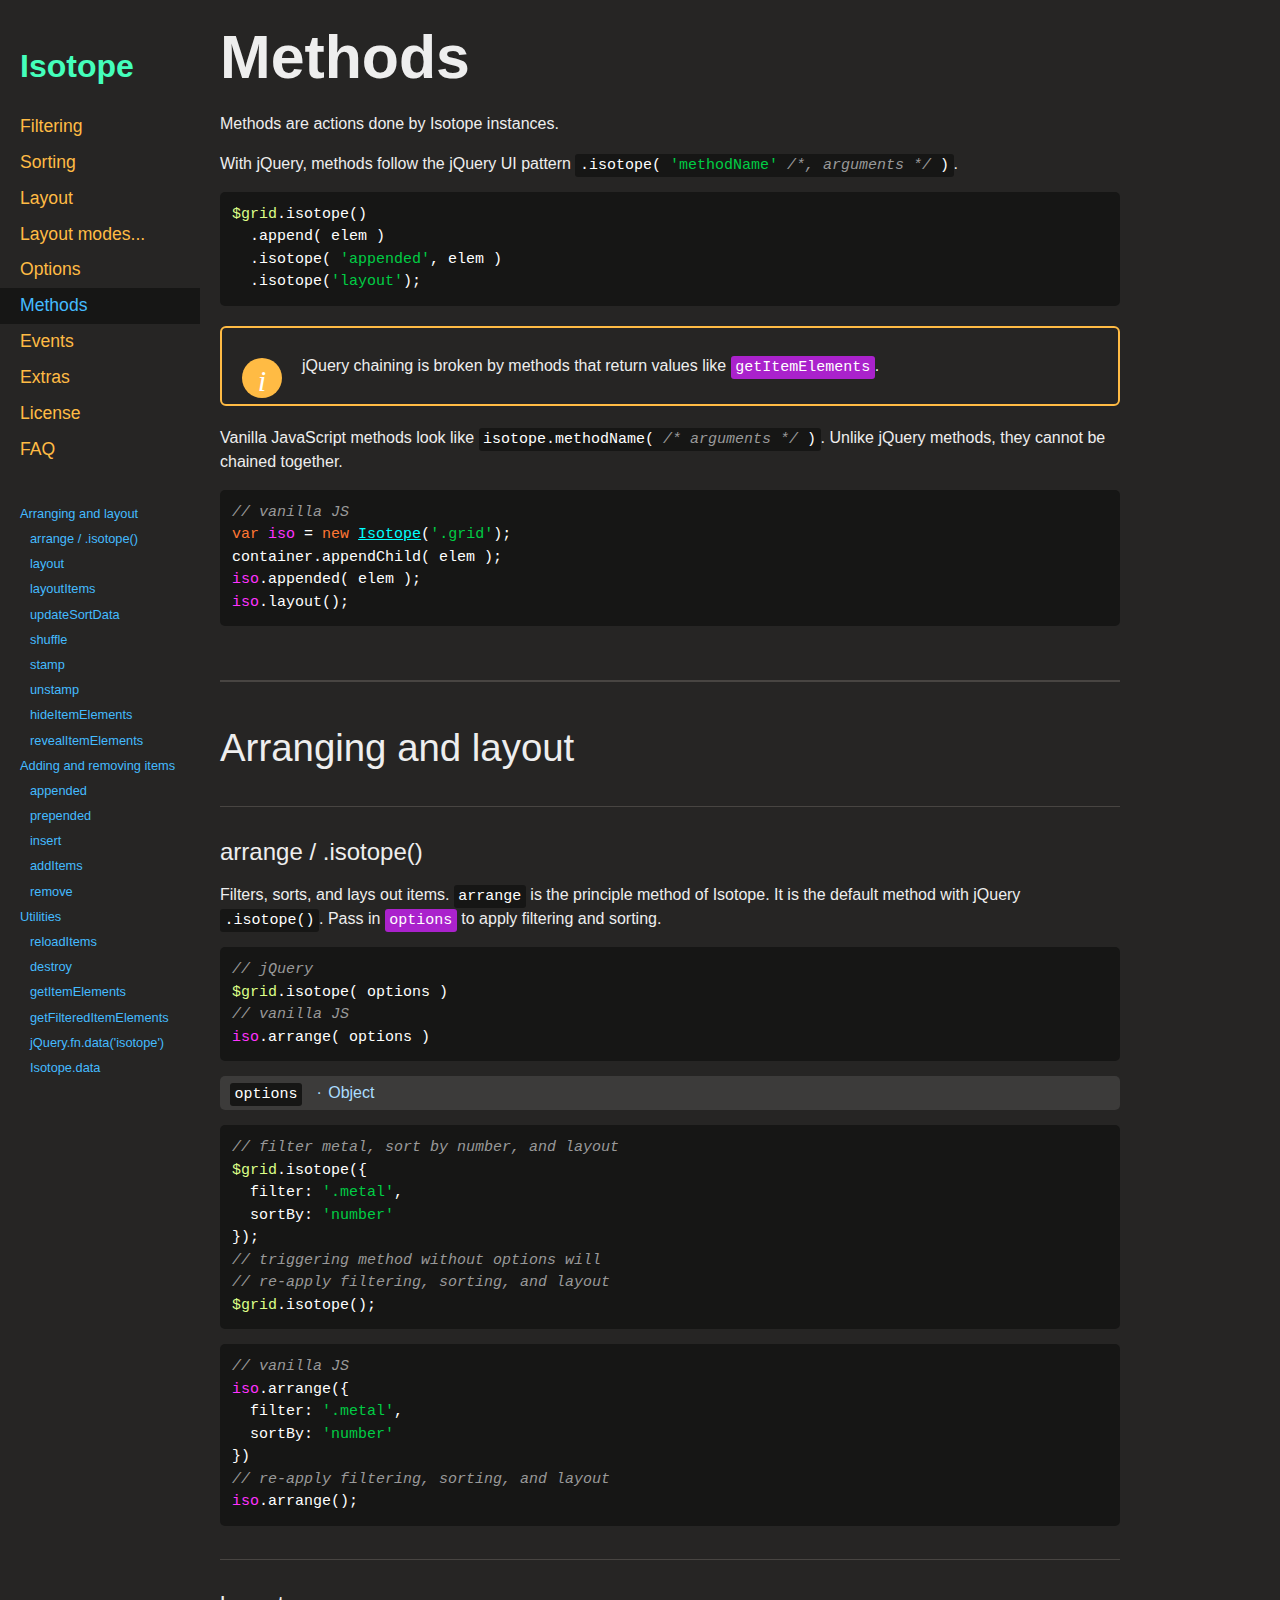
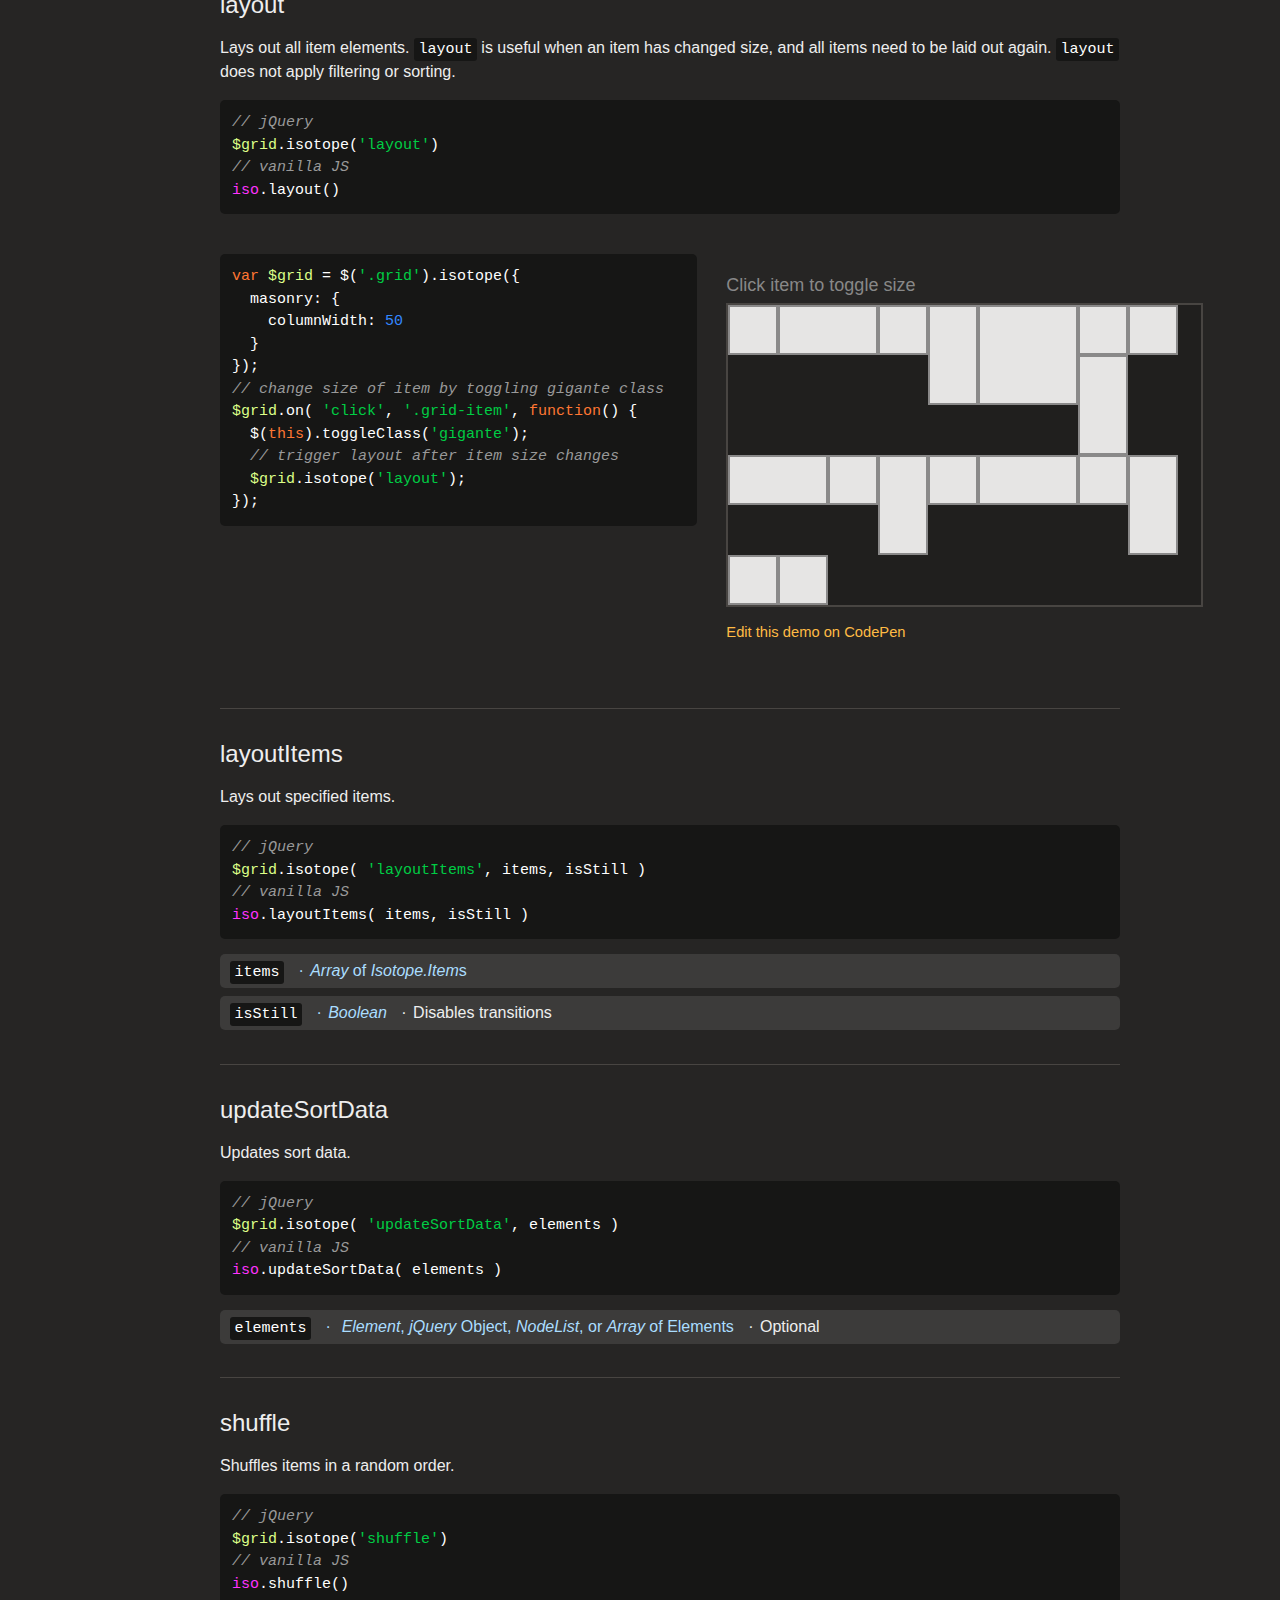
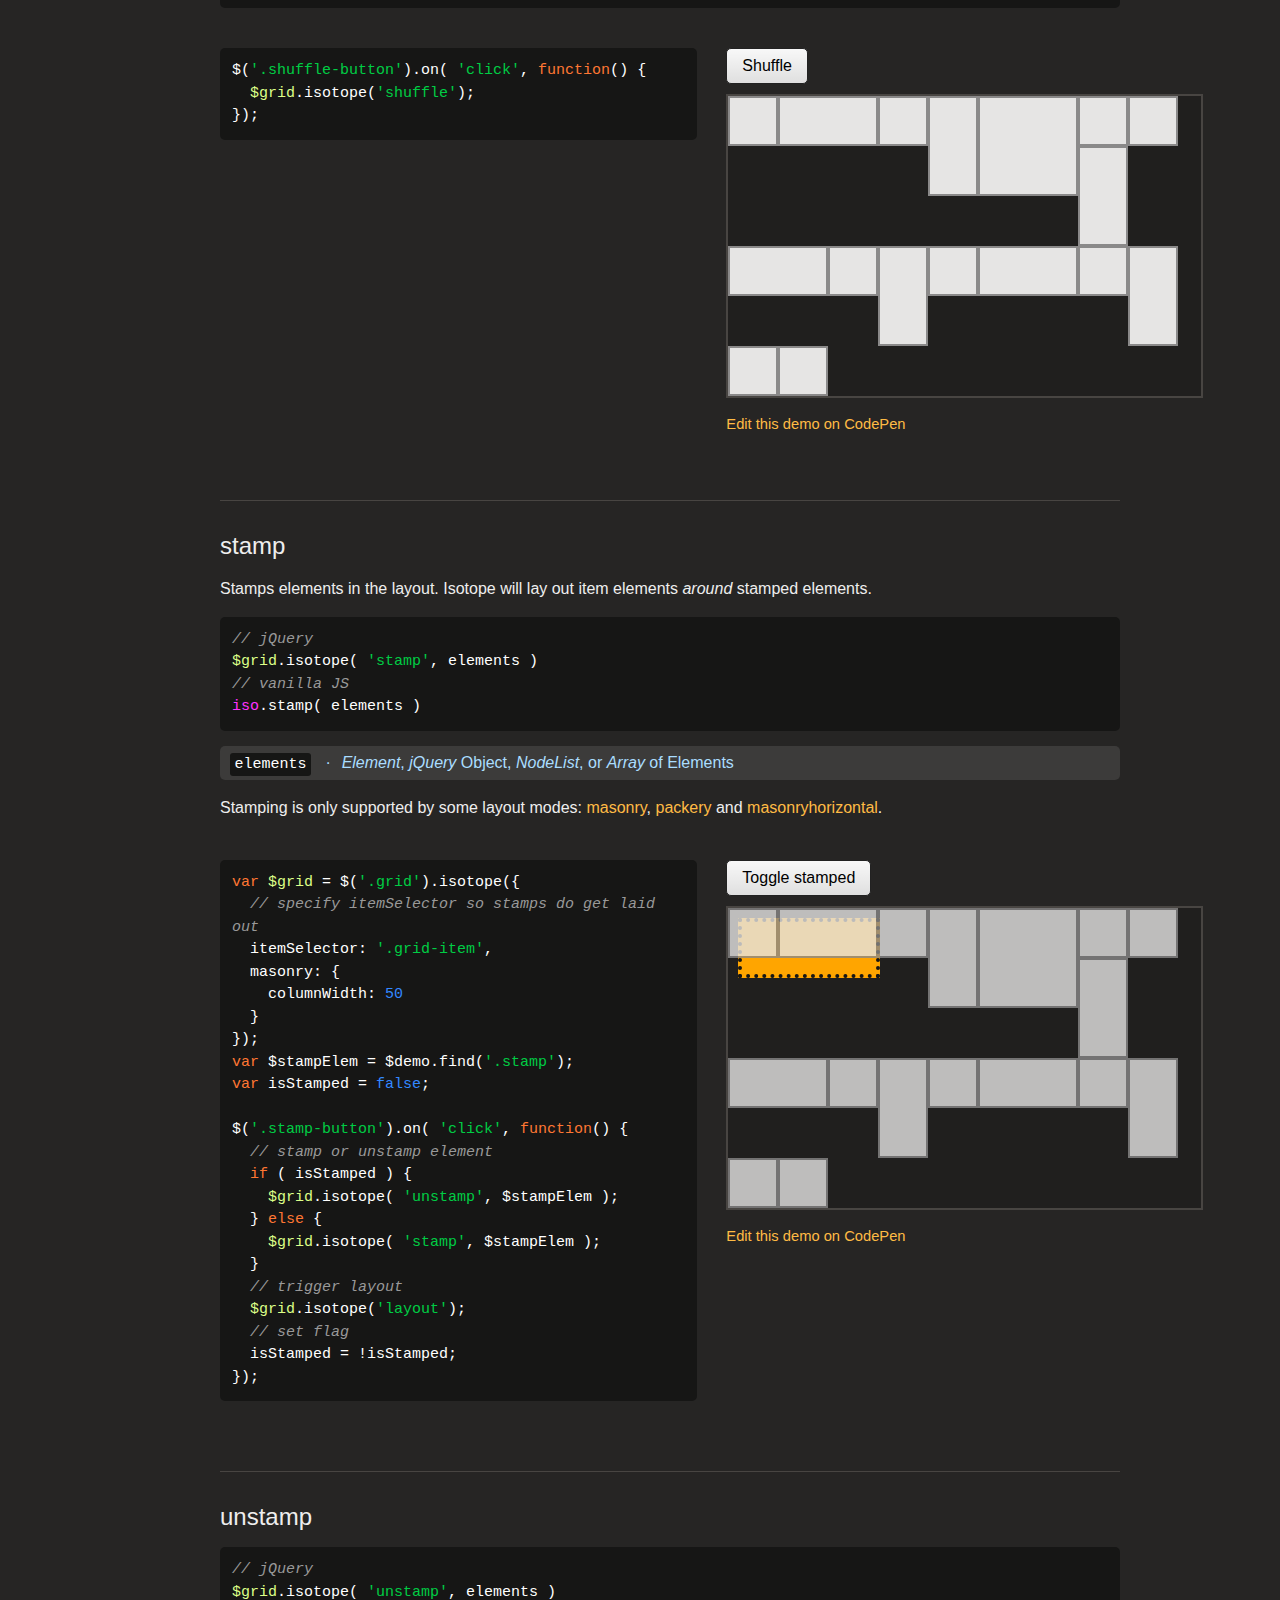
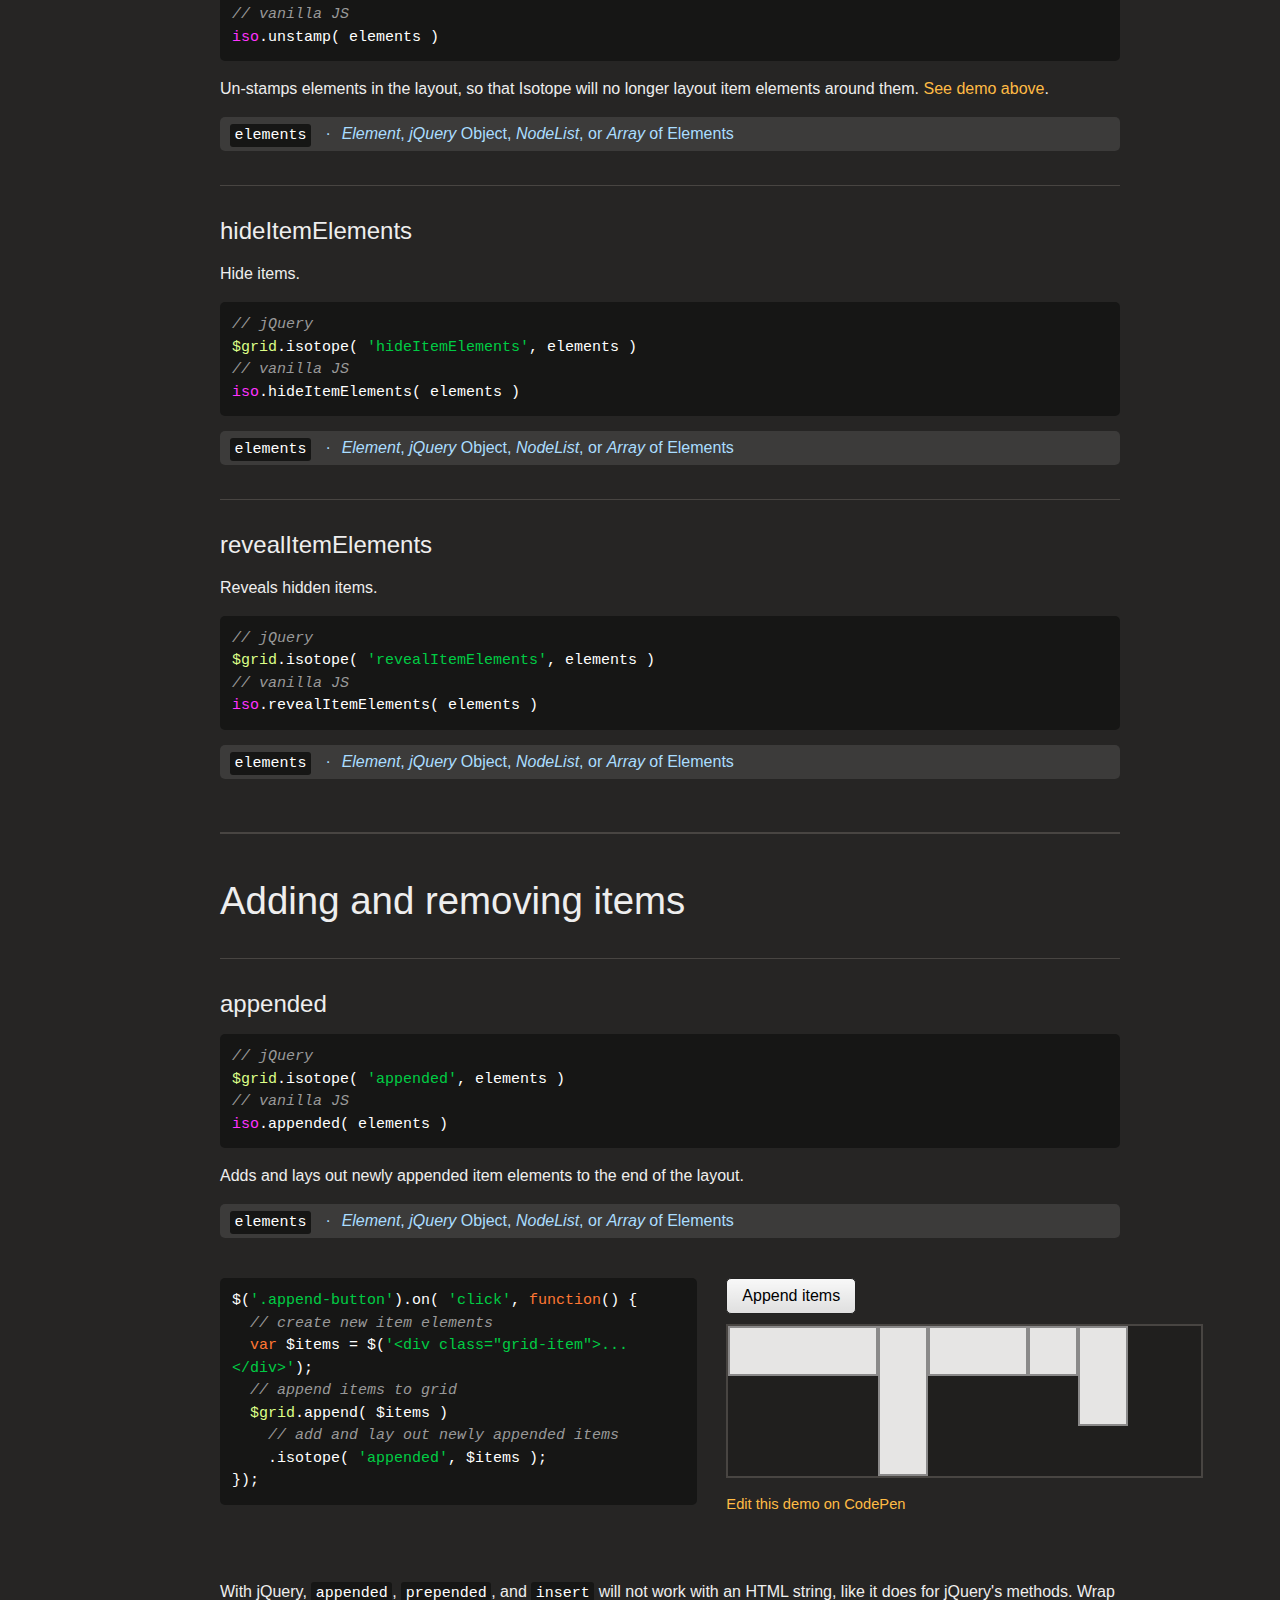
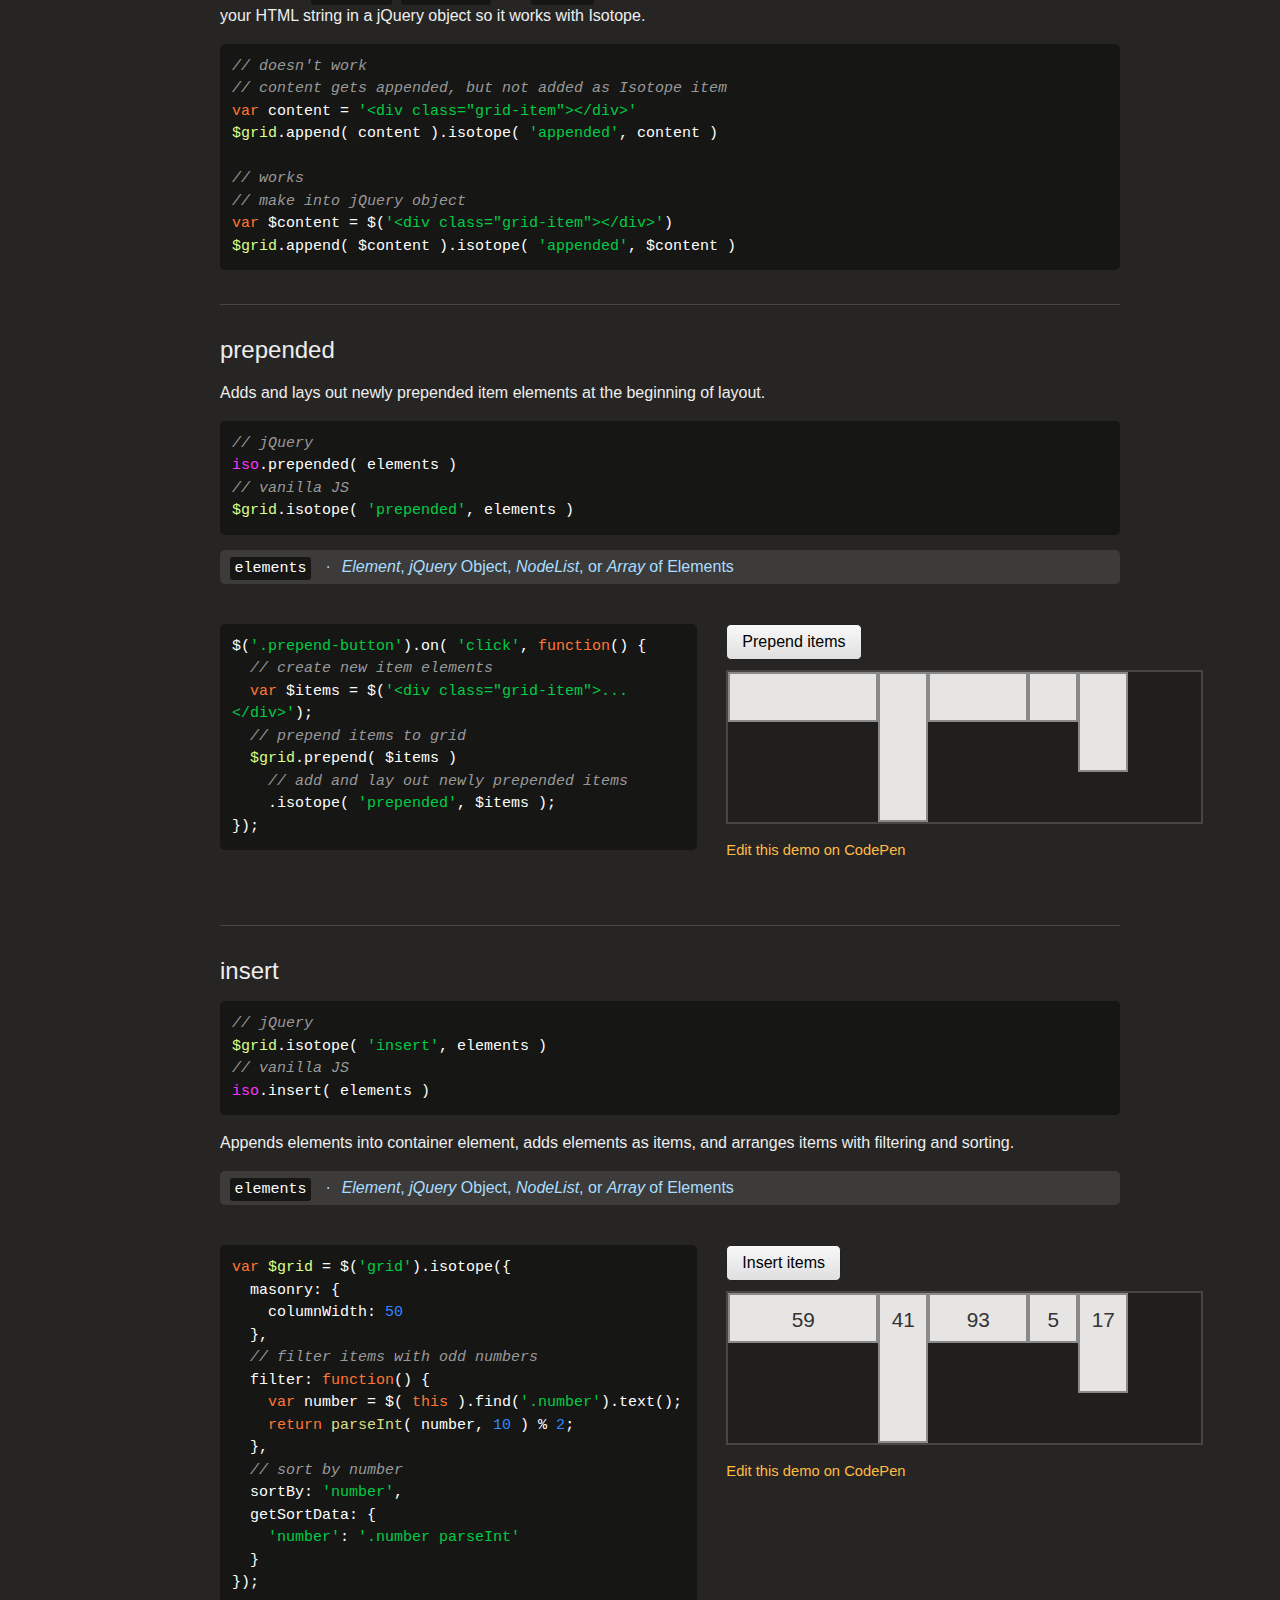
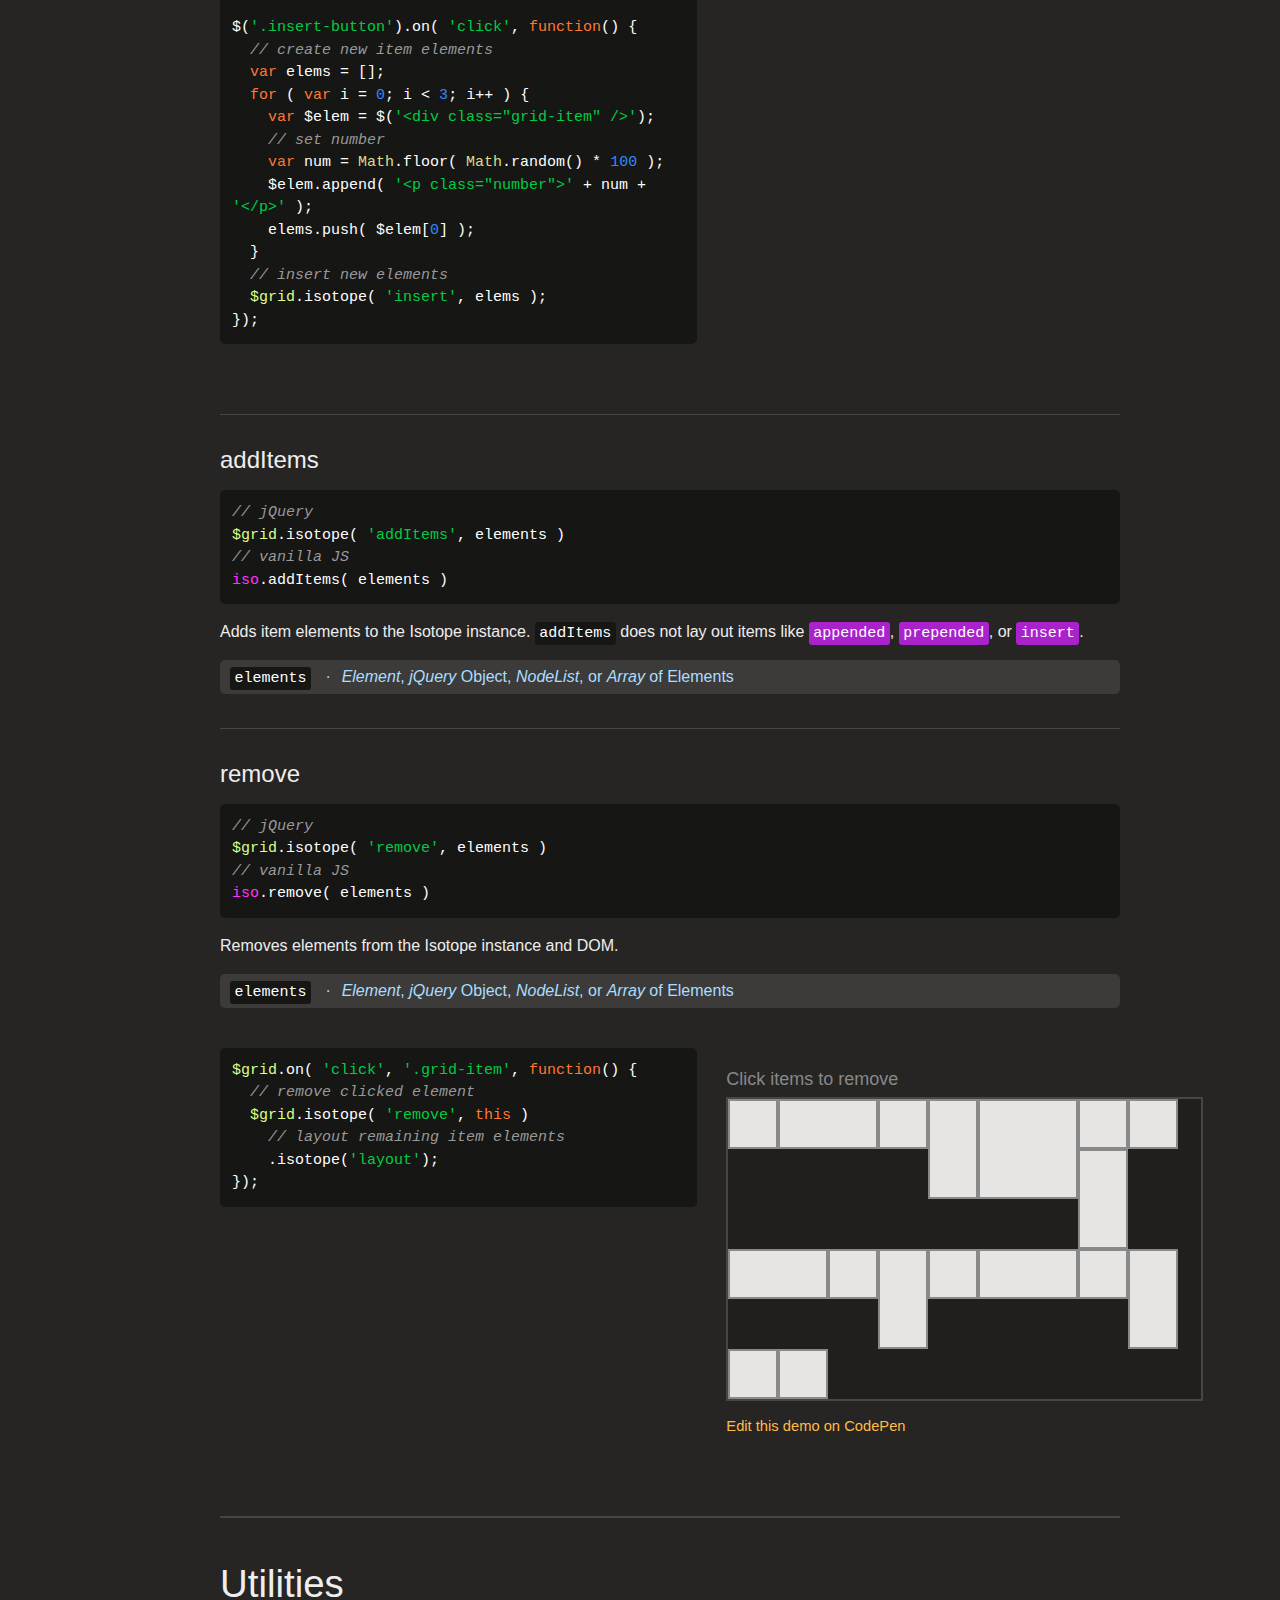
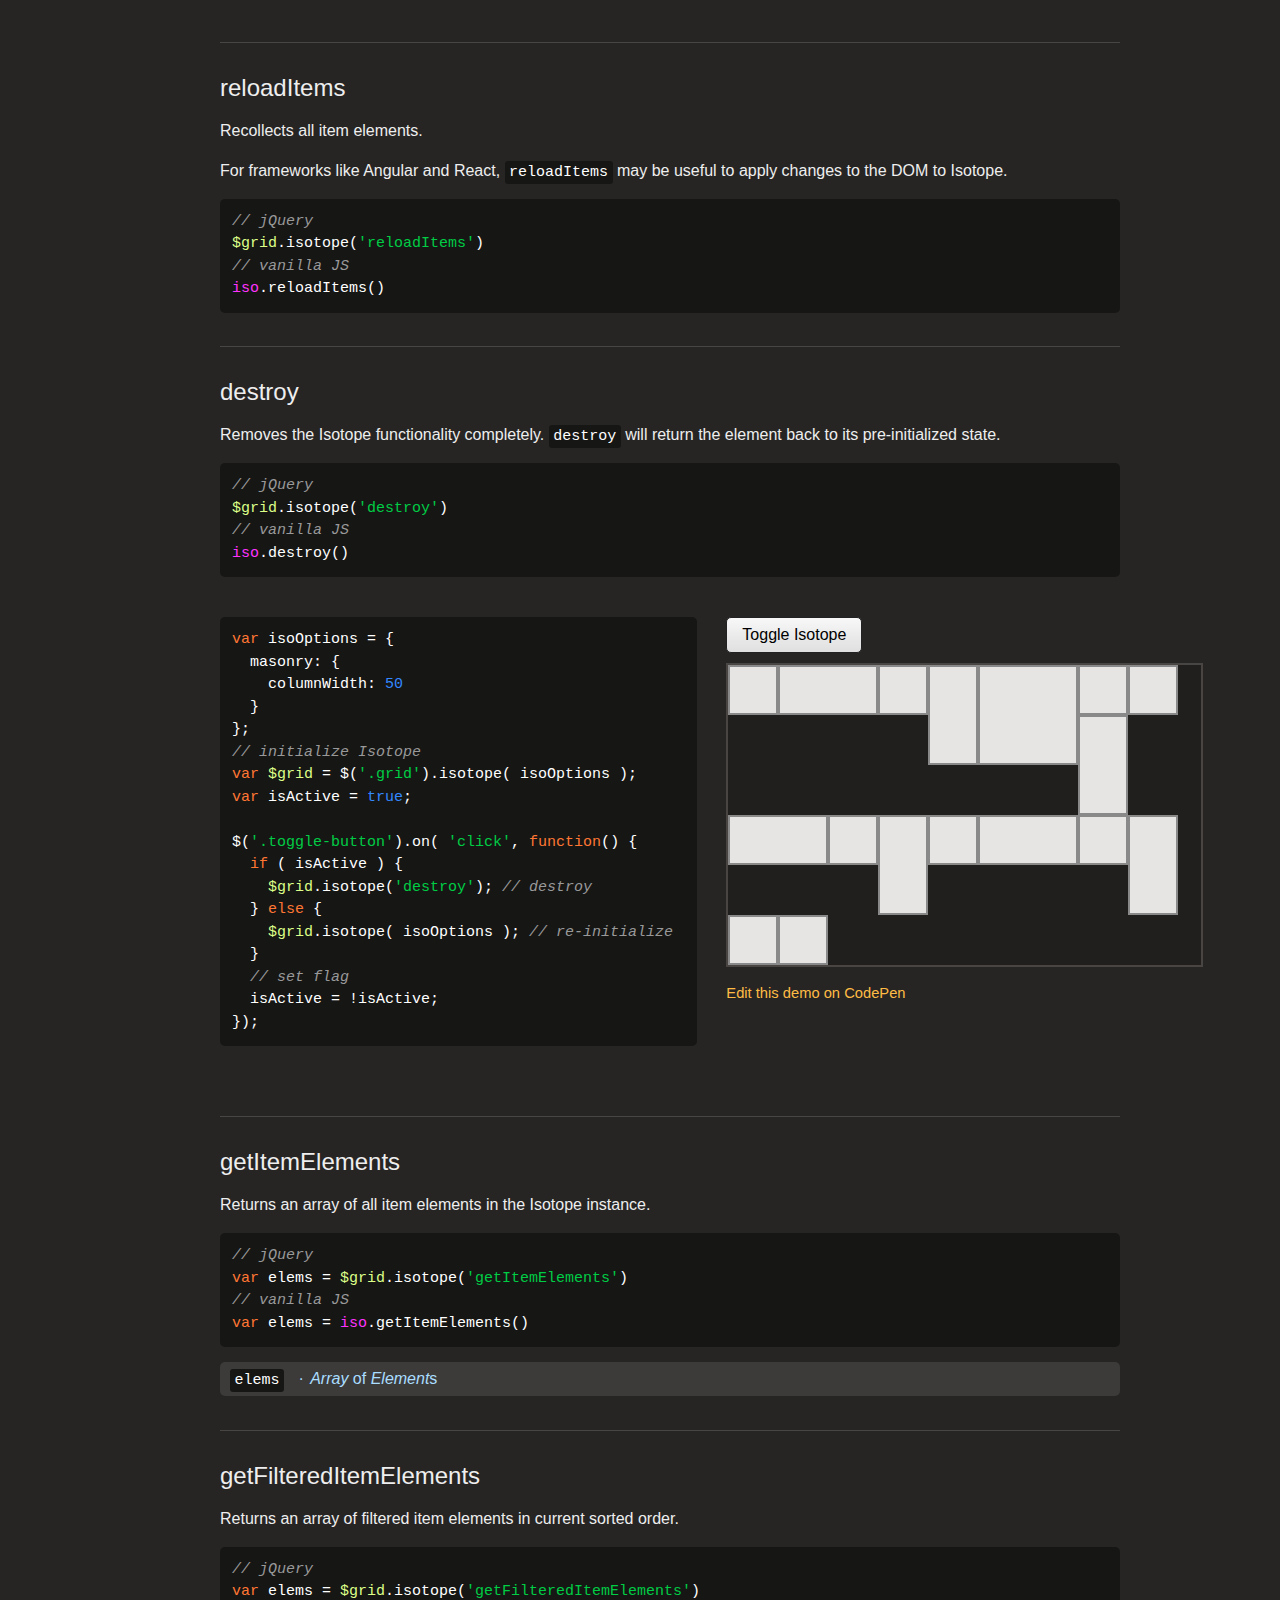
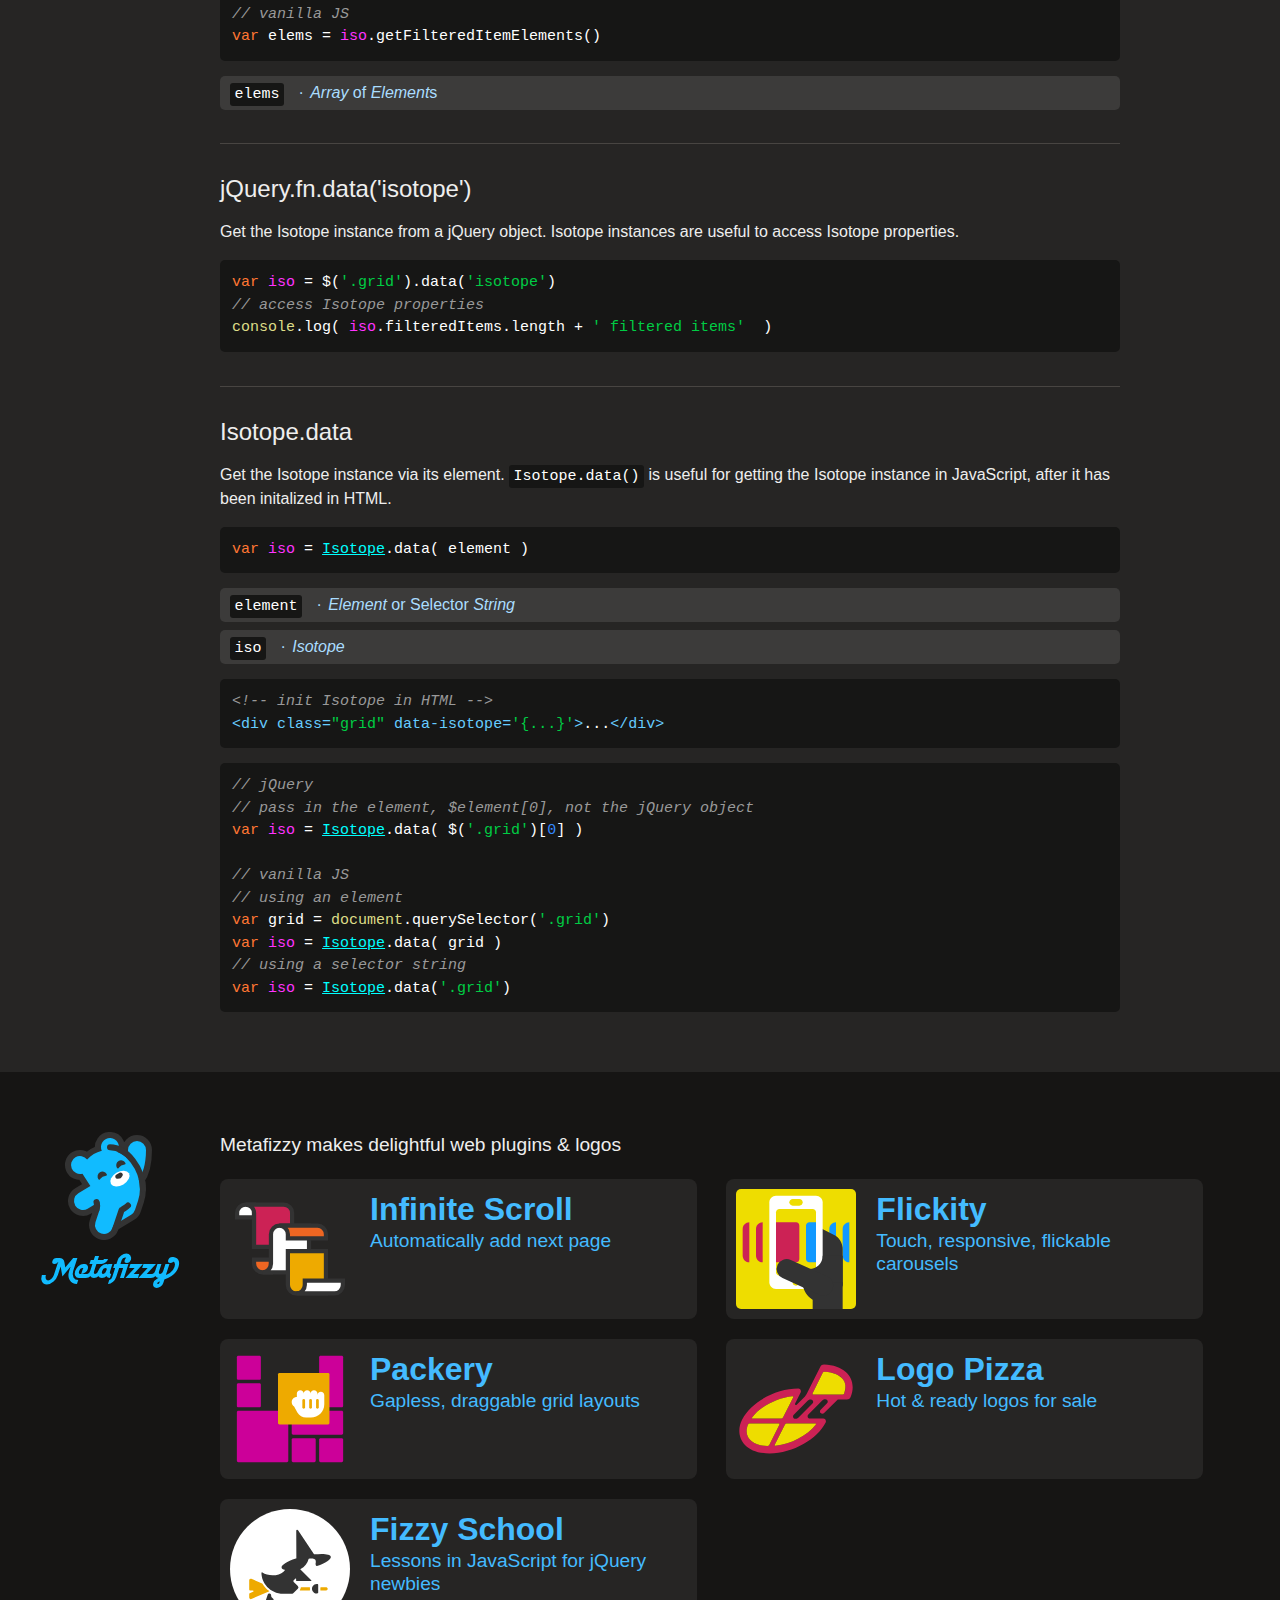
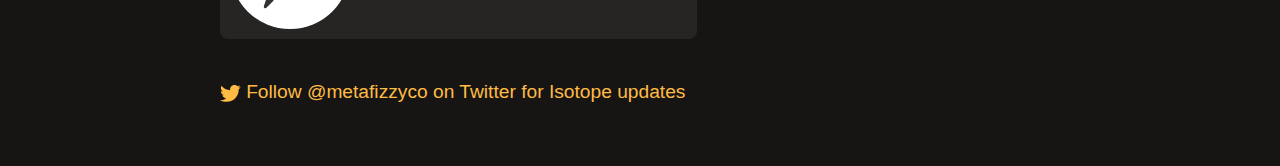
<file: js/isotope-docs/methods.html>
<!doctype html>
<html class="export" lang="en">
<head>
  <meta charset="utf-8">
  <meta name="viewport" content="width=device-width">
  <meta name="description" content="Filter &amp; sort magical layouts">

  <title>Isotope &#xB7; Methods</title>

    <!-- Isotope does not require any CSS files -->
    <link rel="stylesheet" href="css/isotope-docs.css?6" media="screen">

  <meta name="twitter:card" content="summary">
  <meta name="twitter:site" content="@metafizzyco">
  <meta name="twitter:url" content="https://isotope.metafizzy.co/methods.html">
  <meta name="twitter:title" content="Isotope Methods">
  <meta name="twitter:description" content="Filter &amp; sort magical layouts">

</head>
<body class="page--methods">


  <div class="nav">
    <h1 class="nav__title"><a href=".">Isotope</a></h1>
  
    <ol class="site-nav">
      <li class="site-nav__item site-nav__item--filtering">
        <a class="site-nav__item__link" href="filtering.html">Filtering</a></li>
      <li class="site-nav__item site-nav__item--sorting">
        <a class="site-nav__item__link" href="sorting.html">Sorting</a></li>
      <li class="site-nav__item site-nav__item--layout ">
        <a class="site-nav__item__link" href="layout.html">Layout</a>
      </li>
      <li class="site-nav__item site-nav__item--layout-modes sub-nav-parent">
        <a class="site-nav__item__link" href="layout-modes.html">Layout modes</a>
        <ul class="sub-nav">
            <li class="sub-nav__item sub-nav__item--masonry">
              <a class="sub-nav__item__link" href="layout-modes/masonry.html">masonry</a></li>
            <li class="sub-nav__item sub-nav__item--fitrows">
              <a class="sub-nav__item__link" href="layout-modes/fitrows.html">fitRows</a></li>
            <li class="sub-nav__item sub-nav__item--vertical">
              <a class="sub-nav__item__link" href="layout-modes/vertical.html">vertical</a></li>
            <li class="sub-nav__item sub-nav__item--packery">
              <a class="sub-nav__item__link" href="layout-modes/packery.html">packery</a></li>
            <li class="sub-nav__item sub-nav__item--cellsbyrow">
              <a class="sub-nav__item__link" href="layout-modes/cellsbyrow.html">cellsByRow</a></li>
            <li class="sub-nav__item sub-nav__item--masonryhorizontal">
              <a class="sub-nav__item__link" href="layout-modes/masonryhorizontal.html">masonryHorizontal</a></li>
            <li class="sub-nav__item sub-nav__item--fitcolumns">
              <a class="sub-nav__item__link" href="layout-modes/fitcolumns.html">fitColumns</a></li>
            <li class="sub-nav__item sub-nav__item--cellsbycolumn">
              <a class="sub-nav__item__link" href="layout-modes/cellsbycolumn.html">cellsByColumn</a></li>
            <li class="sub-nav__item sub-nav__item--horiz">
              <a class="sub-nav__item__link" href="layout-modes/horiz.html">horiz</a></li>
        </ul>
      </li>
      <li class="site-nav__item site-nav__item--options">
        <a class="site-nav__item__link" href="options.html">Options</a></li>
      <li class="site-nav__item site-nav__item--methods">
        <a class="site-nav__item__link" href="methods.html">Methods</a></li>
      <li class="site-nav__item site-nav__item--events">
        <a class="site-nav__item__link" href="events.html">Events</a></li>
      <li class="site-nav__item site-nav__item--extras">
        <a class="site-nav__item__link" href="extras.html">Extras</a></li>
      <li class="site-nav__item site-nav__item--license">
        <a class="site-nav__item__link" href="license.html">License</a></li>
      <li class="site-nav__item site-nav__item--faq">
        <a class="site-nav__item__link" href="faq.html">FAQ</a></li>
    </ol>
  
    <ul class="page-nav" data-js="page-nav">
<li class="page-nav__item page-nav__item--h2"><a href="#arranging-and-layout">Arranging and layout</a></li>
<li class="page-nav__item page-nav__item--h3"><a href="#arrange-isotope">arrange / .isotope()</a></li>
<li class="page-nav__item page-nav__item--h3"><a href="#layout">layout</a></li>
<li class="page-nav__item page-nav__item--h3"><a href="#layoutitems">layoutItems</a></li>
<li class="page-nav__item page-nav__item--h3"><a href="#updatesortdata">updateSortData</a></li>
<li class="page-nav__item page-nav__item--h3"><a href="#shuffle">shuffle</a></li>
<li class="page-nav__item page-nav__item--h3"><a href="#stamp">stamp</a></li>
<li class="page-nav__item page-nav__item--h3"><a href="#unstamp">unstamp</a></li>
<li class="page-nav__item page-nav__item--h3"><a href="#hideitemelements">hideItemElements</a></li>
<li class="page-nav__item page-nav__item--h3"><a href="#revealitemelements">revealItemElements</a></li>
<li class="page-nav__item page-nav__item--h2"><a href="#adding-and-removing-items">Adding and removing items</a></li>
<li class="page-nav__item page-nav__item--h3"><a href="#appended">appended</a></li>
<li class="page-nav__item page-nav__item--h3"><a href="#prepended">prepended</a></li>
<li class="page-nav__item page-nav__item--h3"><a href="#insert">insert</a></li>
<li class="page-nav__item page-nav__item--h3"><a href="#additems">addItems</a></li>
<li class="page-nav__item page-nav__item--h3"><a href="#remove">remove</a></li>
<li class="page-nav__item page-nav__item--h2"><a href="#utilities">Utilities</a></li>
<li class="page-nav__item page-nav__item--h3"><a href="#reloaditems">reloadItems</a></li>
<li class="page-nav__item page-nav__item--h3"><a href="#destroy">destroy</a></li>
<li class="page-nav__item page-nav__item--h3"><a href="#getitemelements">getItemElements</a></li>
<li class="page-nav__item page-nav__item--h3"><a href="#getfiltereditemelements">getFilteredItemElements</a></li>
<li class="page-nav__item page-nav__item--h3"><a href="#jquery-fn-data-isotope">jQuery.fn.data(&apos;isotope&apos;)</a></li>
<li class="page-nav__item page-nav__item--h3"><a href="#isotope-data">Isotope.data</a></li>
</ul>
  </div>


  <div id="content" class="main">
    <div class="container">
        <h1>Methods</h1>


<p>Methods are actions done by Isotope instances.</p>

<p>With jQuery, methods follow the jQuery UI pattern <code>.isotope( <span class="string">&apos;methodName&apos;</span> <span class="comment">/*, arguments */</span> )</code>.</p>

<pre><code class="js"><span class="jquery_var">$grid</span>.isotope()
  .append( elem )
  .isotope( <span class="string">&apos;appended&apos;</span>, elem )
  .isotope(<span class="string">&apos;layout&apos;</span>);
</code></pre>

<div class="call-out">
  <p>jQuery chaining is broken by methods that return values like
    <a href="#getitemelements"><code>getItemElements</code></a>.</p>
</div>

<p>Vanilla JavaScript methods look like <code>isotope.methodName( <span class="comment">/* arguments */</span> )</code>. Unlike jQuery methods, they cannot be chained together.</p>

<pre><code class="js"><span class="comment">// vanilla JS</span>
<span class="keyword">var</span> <span class="isotope_var">iso</span> = <span class="keyword">new</span> <span class="isotope_keyword">Isotope</span>(<span class="string">&apos;.grid&apos;</span>);
container.appendChild( elem );
<span class="isotope_var">iso</span>.appended( elem );
<span class="isotope_var">iso</span>.layout();
</code></pre>


<h2 id="arranging-and-layout">Arranging and layout</h2>


<h3 id="arrange-isotope">arrange / .isotope()</h3>

<p>Filters, sorts, and lays out items. <code>arrange</code> is the principle method of Isotope. It is the default method with jQuery <code>.isotope()</code>. Pass in <a href="options.html"><code>options</code></a> to apply filtering and sorting.</p>

<pre><code class="js"><span class="comment">// jQuery</span>
<span class="jquery_var">$grid</span>.isotope( options )
<span class="comment">// vanilla JS</span>
<span class="isotope_var">iso</span>.arrange( options )
</code></pre>

<p class="variable">
  <code class="variable__code">options</code>
  <span class="variable__type">Object</span>
</p>

<pre><code class="js"><span class="comment">// filter metal, sort by number, and layout</span>
<span class="jquery_var">$grid</span>.isotope({
  <span class="attr">filter</span>: <span class="string">&apos;.metal&apos;</span>,
  <span class="attr">sortBy</span>: <span class="string">&apos;number&apos;</span>
});
<span class="comment">// triggering method without options will</span>
<span class="comment">// re-apply filtering, sorting, and layout</span>
<span class="jquery_var">$grid</span>.isotope();
</code></pre>

<pre><code class="js"><span class="comment">// vanilla JS</span>
<span class="isotope_var">iso</span>.arrange({
  <span class="attr">filter</span>: <span class="string">&apos;.metal&apos;</span>,
  <span class="attr">sortBy</span>: <span class="string">&apos;number&apos;</span>
})
<span class="comment">// re-apply filtering, sorting, and layout</span>
<span class="isotope_var">iso</span>.arrange();
</code></pre>


<h3 id="layout">layout</h3>

<p>Lays out all item elements. <code>layout</code> is useful when an item has changed size, and all items need to be laid out again. <code>layout</code> does not apply filtering or sorting.</p>

<pre><code class="js"><span class="comment">// jQuery</span>
<span class="jquery_var">$grid</span>.isotope(<span class="string">&apos;layout&apos;</span>)
<span class="comment">// vanilla JS</span>
<span class="isotope_var">iso</span>.layout()
</code></pre>

<div class="duo example">
  <div class="duo__cell example__code">
<pre><code class="js"><span class="keyword">var</span> <span class="jquery_var">$grid</span> = $(<span class="string">&apos;.grid&apos;</span>).isotope({
  <span class="attr">masonry</span>: {
    <span class="attr">columnWidth</span>: <span class="number">50</span>
  }
});
<span class="comment">// change size of item by toggling gigante class</span>
<span class="jquery_var">$grid</span>.on( <span class="string">&apos;click&apos;</span>, <span class="string">&apos;.grid-item&apos;</span>, <span class="function"><span class="keyword">function</span>(<span class="params"></span>) </span>{
  $(<span class="keyword">this</span>).toggleClass(<span class="string">&apos;gigante&apos;</span>);
  <span class="comment">// trigger layout after item size changes</span>
  <span class="jquery_var">$grid</span>.isotope(<span class="string">&apos;layout&apos;</span>);
});
</code></pre>
  </div>
  <div class="duo__cell example__demo" data-js="layout-demo">
    <p class="instruction">Click item to toggle size</p>
  
    <div class="grid grid--clickable">
      <div class="grid-item"></div>
      <div class="grid-item grid-item--width2"></div>
      <div class="grid-item"></div>
      <div class="grid-item grid-item--height2"></div>
      <div class="grid-item grid-item--width2 grid-item--height2"></div>
      <div class="grid-item"></div>
      <div class="grid-item"></div>
      <div class="grid-item grid-item--height2"></div>
      <div class="grid-item grid-item--width2"></div>
      <div class="grid-item"></div>
      <div class="grid-item grid-item--height2"></div>
      <div class="grid-item"></div>
      <div class="grid-item grid-item--width2"></div>
      <div class="grid-item"></div>
      <div class="grid-item grid-item--height2"></div>
      <div class="grid-item"></div>
      <div class="grid-item"></div>
    </div>
  
    <p class="edit-demo">
        <a href="https://codepen.io/desandro/pen/qzhIb">Edit this demo on CodePen</a>
    </p>
  </div>
</div>


<h3 id="layoutitems">layoutItems</h3>

<p>Lays out specified items.</p>

<pre><code class="js"><span class="comment">// jQuery</span>
<span class="jquery_var">$grid</span>.isotope( <span class="string">&apos;layoutItems&apos;</span>, items, isStill )
<span class="comment">// vanilla JS</span>
<span class="isotope_var">iso</span>.layoutItems( items, isStill )
</code></pre>

<p class="variable">
  <code class="variable__code">items</code>
  <span class="variable__type"><i>Array</i> of <i>Isotope.Item</i>s</span>
</p>

<p class="variable">
  <code class="variable__code">isStill</code>
  <span class="variable__type"><i>Boolean</i></span>
  <span class="variable__description">Disables transitions</span>
</p>


<h3 id="updatesortdata">updateSortData</h3>

<p>Updates sort data.</p>

<pre><code class="js"><span class="comment">// jQuery</span>
<span class="jquery_var">$grid</span>.isotope( <span class="string">&apos;updateSortData&apos;</span>, elements )
<span class="comment">// vanilla JS</span>
<span class="isotope_var">iso</span>.updateSortData( elements )
</code></pre>

<p class="variable">
  <code class="variable__code">elements</code>
  <span class="variable__type">
    <i>Element</i>,
    <i>jQuery</i> Object,
    <i>NodeList</i>, or
    <i>Array</i> of Elements
  </span>
  <span class="variable__description">Optional</span>
</p>


<h3 id="shuffle">shuffle</h3>

<p>Shuffles items in a random order.</p>

<pre><code class="js"><span class="comment">// jQuery</span>
<span class="jquery_var">$grid</span>.isotope(<span class="string">&apos;shuffle&apos;</span>)
<span class="comment">// vanilla JS</span>
<span class="isotope_var">iso</span>.shuffle()
</code></pre>

<div class="duo example">
  <div class="duo__cell example__code">
<pre><code class="js">$(<span class="string">&apos;.shuffle-button&apos;</span>).on( <span class="string">&apos;click&apos;</span>, <span class="function"><span class="keyword">function</span>(<span class="params"></span>) </span>{
  <span class="jquery_var">$grid</span>.isotope(<span class="string">&apos;shuffle&apos;</span>);
});
</code></pre>
  </div>
  <div class="duo__cell example__demo" data-js="shuffle">
    <button class="button shuffle-button">Shuffle</button>
    <div class="grid">
      <div class="grid-item"></div>
      <div class="grid-item grid-item--width2"></div>
      <div class="grid-item"></div>
      <div class="grid-item grid-item--height2"></div>
      <div class="grid-item grid-item--width2 grid-item--height2"></div>
      <div class="grid-item"></div>
      <div class="grid-item"></div>
      <div class="grid-item grid-item--height2"></div>
      <div class="grid-item grid-item--width2"></div>
      <div class="grid-item"></div>
      <div class="grid-item grid-item--height2"></div>
      <div class="grid-item"></div>
      <div class="grid-item grid-item--width2"></div>
      <div class="grid-item"></div>
      <div class="grid-item grid-item--height2"></div>
      <div class="grid-item"></div>
      <div class="grid-item"></div>
    </div>
    <p class="edit-demo">
        <a href="https://codepen.io/desandro/pen/EluFg">Edit this demo on CodePen</a>
    </p>
  </div>
</div>


<h3 id="stamp">stamp</h3>

<p>Stamps elements in the layout. Isotope will lay out item elements <em>around</em> stamped elements.</p>

<pre><code class="js"><span class="comment">// jQuery</span>
<span class="jquery_var">$grid</span>.isotope( <span class="string">&apos;stamp&apos;</span>, elements )
<span class="comment">// vanilla JS</span>
<span class="isotope_var">iso</span>.stamp( elements )
</code></pre>

<p class="variable">
  <code class="variable__code">elements</code>
  <span class="variable__type">
    <i>Element</i>,
    <i>jQuery</i> Object,
    <i>NodeList</i>, or
    <i>Array</i> of Elements
  </span>
</p>

<p>Stamping is only supported by some layout modes: <a href="layout-modes/masonry.html">masonry</a>, <a href="layout-modes/packery.html">packery</a> and <a href="layout-modes/masonryhorizontal.html">masonryhorizontal</a>.</p>

<div class="duo example">
  <div class="duo__cell example__code">
<pre><code class="js"><span class="keyword">var</span> <span class="jquery_var">$grid</span> = $(<span class="string">&apos;.grid&apos;</span>).isotope({
  <span class="comment">// specify itemSelector so stamps do get laid out</span>
  itemSelector: <span class="string">&apos;.grid-item&apos;</span>,
  <span class="attr">masonry</span>: {
    <span class="attr">columnWidth</span>: <span class="number">50</span>
  }
});
<span class="keyword">var</span> $stampElem = $demo.find(<span class="string">&apos;.stamp&apos;</span>);
<span class="keyword">var</span> isStamped = <span class="literal">false</span>;

$(<span class="string">&apos;.stamp-button&apos;</span>).on( <span class="string">&apos;click&apos;</span>, <span class="function"><span class="keyword">function</span>(<span class="params"></span>) </span>{
  <span class="comment">// stamp or unstamp element</span>
  <span class="keyword">if</span> ( isStamped ) {
    <span class="jquery_var">$grid</span>.isotope( <span class="string">&apos;unstamp&apos;</span>, $stampElem );
  } <span class="keyword">else</span> {
    <span class="jquery_var">$grid</span>.isotope( <span class="string">&apos;stamp&apos;</span>, $stampElem );
  }
  <span class="comment">// trigger layout</span>
  <span class="jquery_var">$grid</span>.isotope(<span class="string">&apos;layout&apos;</span>);
  <span class="comment">// set flag</span>
  isStamped = !isStamped;
});
</code></pre>
  </div>
  <div class="duo__cell example__demo" data-js="stamp-methods">
    <button class="button stamp-button">Toggle stamped</button>
    <div class="grid grid--has-stamp grid--stamp-methods">
      <div class="stamp stamp--stamp-methods"></div>
      <div class="grid-item"></div>
      <div class="grid-item grid-item--width2"></div>
      <div class="grid-item"></div>
      <div class="grid-item grid-item--height2"></div>
      <div class="grid-item grid-item--width2 grid-item--height2"></div>
      <div class="grid-item"></div>
      <div class="grid-item"></div>
      <div class="grid-item grid-item--height2"></div>
      <div class="grid-item grid-item--width2"></div>
      <div class="grid-item"></div>
      <div class="grid-item grid-item--height2"></div>
      <div class="grid-item"></div>
      <div class="grid-item grid-item--width2"></div>
      <div class="grid-item"></div>
      <div class="grid-item grid-item--height2"></div>
      <div class="grid-item"></div>
      <div class="grid-item"></div>
    </div>
    <p class="edit-demo">
        <a href="https://codepen.io/desandro/pen/wguvo">Edit this demo on CodePen</a>
    </p>
  </div>
</div>


<h3 id="unstamp">unstamp</h3>

<pre><code class="js"><span class="comment">// jQuery</span>
<span class="jquery_var">$grid</span>.isotope( <span class="string">&apos;unstamp&apos;</span>, elements )
<span class="comment">// vanilla JS</span>
<span class="isotope_var">iso</span>.unstamp( elements )
</code></pre>

<p>Un-stamps elements in the layout, so that Isotope will no longer layout item elements around them. <a href="#stamp">See demo above</a>.</p>

<p class="variable">
  <code class="variable__code">elements</code>
  <span class="variable__type">
    <i>Element</i>,
    <i>jQuery</i> Object,
    <i>NodeList</i>, or
    <i>Array</i> of Elements
  </span>
</p>


<h3 id="hideitemelements">hideItemElements</h3>

<p>Hide items.</p>

<pre><code class="js"><span class="comment">// jQuery</span>
<span class="jquery_var">$grid</span>.isotope( <span class="string">&apos;hideItemElements&apos;</span>, elements )
<span class="comment">// vanilla JS</span>
<span class="isotope_var">iso</span>.hideItemElements( elements )
</code></pre>

<p class="variable">
  <code class="variable__code">elements</code>
  <span class="variable__type">
    <i>Element</i>,
    <i>jQuery</i> Object,
    <i>NodeList</i>, or
    <i>Array</i> of Elements
  </span>
</p>


<h3 id="revealitemelements">revealItemElements</h3>

<p>Reveals hidden items.</p>

<pre><code class="js"><span class="comment">// jQuery</span>
<span class="jquery_var">$grid</span>.isotope( <span class="string">&apos;revealItemElements&apos;</span>, elements )
<span class="comment">// vanilla JS</span>
<span class="isotope_var">iso</span>.revealItemElements( elements )
</code></pre>

<p class="variable">
  <code class="variable__code">elements</code>
  <span class="variable__type">
    <i>Element</i>,
    <i>jQuery</i> Object,
    <i>NodeList</i>, or
    <i>Array</i> of Elements
  </span>
</p>


<h2 id="adding-and-removing-items">Adding and removing items</h2>


<h3 id="appended">appended</h3>

<pre><code class="js"><span class="comment">// jQuery</span>
<span class="jquery_var">$grid</span>.isotope( <span class="string">&apos;appended&apos;</span>, elements )
<span class="comment">// vanilla JS</span>
<span class="isotope_var">iso</span>.appended( elements )
</code></pre>

<p>Adds and lays out newly appended item elements to the end of the layout.</p>

<p class="variable">
  <code class="variable__code">elements</code>
  <span class="variable__type">
    <i>Element</i>,
    <i>jQuery</i> Object,
    <i>NodeList</i>, or
    <i>Array</i> of Elements
  </span>
</p>

<div class="duo example">
  <div class="duo__cell example__code">
<pre><code class="js">$(<span class="string">&apos;.append-button&apos;</span>).on( <span class="string">&apos;click&apos;</span>, <span class="function"><span class="keyword">function</span>(<span class="params"></span>) </span>{
  <span class="comment">// create new item elements</span>
  <span class="keyword">var</span> $items = $(<span class="string">&apos;&lt;div class=&quot;grid-item&quot;&gt;...&lt;/div&gt;&apos;</span>);
  <span class="comment">// append items to grid</span>
  <span class="jquery_var">$grid</span>.append( $items )
    <span class="comment">// add and lay out newly appended items</span>
    .isotope( <span class="string">&apos;appended&apos;</span>, $items );
});
</code></pre>
  </div>
  <div class="duo__cell example__demo" data-js="appended">
    <button class="button append-button">Append items</button>
    <div class="grid">
      <div class="grid-item grid-item--width3"></div>
      <div class="grid-item grid-item--height3"></div>
      <div class="grid-item grid-item--width2"></div>
      <div class="grid-item"></div>
      <div class="grid-item grid-item--height2"></div>
    </div>
    <p class="edit-demo">
        <a href="https://codepen.io/desandro/pen/ECKiw">Edit this demo on CodePen</a>
    </p>
  </div>
</div>

<p>With jQuery, <code>appended</code>, <code>prepended</code>, and <code>insert</code> will not work with an HTML string, like it does for jQuery&apos;s methods. Wrap your HTML string in a jQuery object so it works with Isotope.</p>

<pre><code class="js"><span class="comment">// doesn&apos;t work</span>
<span class="comment">// content gets appended, but not added as Isotope item</span>
<span class="keyword">var</span> content = <span class="string">&apos;&lt;div class=&quot;grid-item&quot;&gt;&lt;/div&gt;&apos;</span>
<span class="jquery_var">$grid</span>.append( content ).isotope( <span class="string">&apos;appended&apos;</span>, content )

<span class="comment">// works</span>
<span class="comment">// make into jQuery object</span>
<span class="keyword">var</span> $content = $(<span class="string">&apos;&lt;div class=&quot;grid-item&quot;&gt;&lt;/div&gt;&apos;</span>)
<span class="jquery_var">$grid</span>.append( $content ).isotope( <span class="string">&apos;appended&apos;</span>, $content )
</code></pre>


<h3 id="prepended">prepended</h3>

<p>Adds and lays out newly prepended item elements at the beginning of layout.</p>

<pre><code class="js"><span class="comment">// jQuery</span>
<span class="isotope_var">iso</span>.prepended( elements )
<span class="comment">// vanilla JS</span>
<span class="jquery_var">$grid</span>.isotope( <span class="string">&apos;prepended&apos;</span>, elements )
</code></pre>

<p class="variable">
  <code class="variable__code">elements</code>
  <span class="variable__type">
    <i>Element</i>,
    <i>jQuery</i> Object,
    <i>NodeList</i>, or
    <i>Array</i> of Elements
  </span>
</p>

<div class="duo example">
  <div class="duo__cell example__code">
<pre><code class="js">$(<span class="string">&apos;.prepend-button&apos;</span>).on( <span class="string">&apos;click&apos;</span>, <span class="function"><span class="keyword">function</span>(<span class="params"></span>) </span>{
  <span class="comment">// create new item elements</span>
  <span class="keyword">var</span> $items = $(<span class="string">&apos;&lt;div class=&quot;grid-item&quot;&gt;...&lt;/div&gt;&apos;</span>);
  <span class="comment">// prepend items to grid</span>
  <span class="jquery_var">$grid</span>.prepend( $items )
    <span class="comment">// add and lay out newly prepended items</span>
    .isotope( <span class="string">&apos;prepended&apos;</span>, $items );
});
</code></pre>
  </div>
  <div class="duo__cell example__demo" data-js="prepended">
    <button class="button prepend-button">Prepend items</button>
    <div class="grid">
      <div class="grid-item grid-item--width3"></div>
      <div class="grid-item grid-item--height3"></div>
      <div class="grid-item grid-item--width2"></div>
      <div class="grid-item"></div>
      <div class="grid-item grid-item--height2"></div>
    </div>
    <p class="edit-demo">
        <a href="https://codepen.io/desandro/pen/fuwdk">Edit this demo on CodePen</a>
    </p>
  </div>
</div>


<h3 id="insert">insert</h3>

<pre><code class="js"><span class="comment">// jQuery</span>
<span class="jquery_var">$grid</span>.isotope( <span class="string">&apos;insert&apos;</span>, elements )
<span class="comment">// vanilla JS</span>
<span class="isotope_var">iso</span>.insert( elements )
</code></pre>

<p>Appends elements into container element, adds elements as items, and arranges items with filtering and sorting.</p>

<p class="variable">
  <code class="variable__code">elements</code>
  <span class="variable__type">
    <i>Element</i>,
    <i>jQuery</i> Object,
    <i>NodeList</i>, or
    <i>Array</i> of Elements
  </span>
</p>

<div class="duo example">
  <div class="duo__cell example__code">
<pre><code class="js"><span class="keyword">var</span> <span class="jquery_var">$grid</span> = $(<span class="string">&apos;grid&apos;</span>).isotope({
  <span class="attr">masonry</span>: {
    <span class="attr">columnWidth</span>: <span class="number">50</span>
  },
  <span class="comment">// filter items with odd numbers</span>
  filter: <span class="function"><span class="keyword">function</span>(<span class="params"></span>) </span>{
    <span class="keyword">var</span> number = $( <span class="keyword">this</span> ).find(<span class="string">&apos;.number&apos;</span>).text();
    <span class="keyword">return</span> <span class="built_in">parseInt</span>( number, <span class="number">10</span> ) % <span class="number">2</span>;
  },
  <span class="comment">// sort by number</span>
  sortBy: <span class="string">&apos;number&apos;</span>,
  <span class="attr">getSortData</span>: {
    <span class="string">&apos;number&apos;</span>: <span class="string">&apos;.number parseInt&apos;</span>
  }
});

$(<span class="string">&apos;.insert-button&apos;</span>).on( <span class="string">&apos;click&apos;</span>, <span class="function"><span class="keyword">function</span>(<span class="params"></span>) </span>{
  <span class="comment">// create new item elements</span>
  <span class="keyword">var</span> elems = [];
  <span class="keyword">for</span> ( <span class="keyword">var</span> i = <span class="number">0</span>; i &lt; <span class="number">3</span>; i++ ) {
    <span class="keyword">var</span> $elem = $(<span class="string">&apos;&lt;div class=&quot;grid-item&quot; /&gt;&apos;</span>);
    <span class="comment">// set number</span>
    <span class="keyword">var</span> num = <span class="built_in">Math</span>.floor( <span class="built_in">Math</span>.random() * <span class="number">100</span> );
    $elem.append( <span class="string">&apos;&lt;p class=&quot;number&quot;&gt;&apos;</span> + num + <span class="string">&apos;&lt;/p&gt;&apos;</span> );
    elems.push( $elem[<span class="number">0</span>] );
  }
  <span class="comment">// insert new elements</span>
  <span class="jquery_var">$grid</span>.isotope( <span class="string">&apos;insert&apos;</span>, elems );
});
</code></pre>
  </div>
  <div class="duo__cell example__demo" data-js="insert">
    <button class="button insert-button">Insert items</button>
    <div class="grid">
      <div class="grid-item grid-item--width3"><p class="number">59</p></div>
      <div class="grid-item grid-item--height3"><p class="number">41</p></div>
      <div class="grid-item grid-item--width2"><p class="number">93</p></div>
      <div class="grid-item"><p class="number">5</p></div>
      <div class="grid-item grid-item--height2"><p class="number">17</p></div>
    </div>
    <p class="edit-demo">
        <a href="https://codepen.io/desandro/pen/byqcz">Edit this demo on CodePen</a>
    </p>
  </div>
</div>


<h3 id="additems">addItems</h3>

<pre><code class="js"><span class="comment">// jQuery</span>
<span class="jquery_var">$grid</span>.isotope( <span class="string">&apos;addItems&apos;</span>, elements )
<span class="comment">// vanilla JS</span>
<span class="isotope_var">iso</span>.addItems( elements )
</code></pre>

<p>Adds item elements to the Isotope instance. <code>addItems</code> does not lay out items like <a href="#appended"><code>appended</code></a>, <a href="#prepended"><code>prepended</code></a>, or <a href="#insert"><code>insert</code></a>.</p>

<p class="variable">
  <code class="variable__code">elements</code>
  <span class="variable__type">
    <i>Element</i>,
    <i>jQuery</i> Object,
    <i>NodeList</i>, or
    <i>Array</i> of Elements
  </span>
</p>


<h3 id="remove">remove</h3>

<pre><code class="js"><span class="comment">// jQuery</span>
<span class="jquery_var">$grid</span>.isotope( <span class="string">&apos;remove&apos;</span>, elements )
<span class="comment">// vanilla JS</span>
<span class="isotope_var">iso</span>.remove( elements )
</code></pre>

<p>Removes elements from the Isotope instance and DOM.</p>

<p class="variable">
  <code class="variable__code">elements</code>
  <span class="variable__type">
    <i>Element</i>,
    <i>jQuery</i> Object,
    <i>NodeList</i>, or
    <i>Array</i> of Elements
  </span>
</p>

<div class="duo example">
  <div class="duo__cell example__code">
<pre><code class="js"><span class="jquery_var">$grid</span>.on( <span class="string">&apos;click&apos;</span>, <span class="string">&apos;.grid-item&apos;</span>, <span class="function"><span class="keyword">function</span>(<span class="params"></span>) </span>{
  <span class="comment">// remove clicked element</span>
  <span class="jquery_var">$grid</span>.isotope( <span class="string">&apos;remove&apos;</span>, <span class="keyword">this</span> )
    <span class="comment">// layout remaining item elements</span>
    .isotope(<span class="string">&apos;layout&apos;</span>);
});
</code></pre>
  </div>
  <div class="duo__cell example__demo" data-js="remove">
    <p class="instruction">Click items to remove</p>
    <div class="grid grid--clickable">
      <div class="grid-item"></div>
      <div class="grid-item grid-item--width2"></div>
      <div class="grid-item"></div>
      <div class="grid-item grid-item--height2"></div>
      <div class="grid-item grid-item--width2 grid-item--height2"></div>
      <div class="grid-item"></div>
      <div class="grid-item"></div>
      <div class="grid-item grid-item--height2"></div>
      <div class="grid-item grid-item--width2"></div>
      <div class="grid-item"></div>
      <div class="grid-item grid-item--height2"></div>
      <div class="grid-item"></div>
      <div class="grid-item grid-item--width2"></div>
      <div class="grid-item"></div>
      <div class="grid-item grid-item--height2"></div>
      <div class="grid-item"></div>
      <div class="grid-item"></div>
    </div>
    <p class="edit-demo">
        <a href="https://codepen.io/desandro/pen/fHkwt">Edit this demo on CodePen</a>
    </p>
  </div>
</div>


<h2 id="utilities">Utilities</h2>


<h3 id="reloaditems">reloadItems</h3>

<p>Recollects all item elements.</p>

<p>For frameworks like Angular and React, <code>reloadItems</code> may be useful to apply changes to the DOM to Isotope.</p>

<pre><code class="js"><span class="comment">// jQuery</span>
<span class="jquery_var">$grid</span>.isotope(<span class="string">&apos;reloadItems&apos;</span>)
<span class="comment">// vanilla JS</span>
<span class="isotope_var">iso</span>.reloadItems()
</code></pre>


<h3 id="destroy">destroy</h3>

<p>Removes the Isotope functionality completely. <code>destroy</code> will return the element back to its pre-initialized state.</p>

<pre><code class="js"><span class="comment">// jQuery</span>
<span class="jquery_var">$grid</span>.isotope(<span class="string">&apos;destroy&apos;</span>)
<span class="comment">// vanilla JS</span>
<span class="isotope_var">iso</span>.destroy()
</code></pre>

<div class="duo example">
  <div class="duo__cell example__code">
<pre><code class="js"><span class="keyword">var</span> isoOptions = {
  <span class="attr">masonry</span>: {
    <span class="attr">columnWidth</span>: <span class="number">50</span>
  }
};
<span class="comment">// initialize Isotope</span>
<span class="keyword">var</span> <span class="jquery_var">$grid</span> = $(<span class="string">&apos;.grid&apos;</span>).isotope( isoOptions );
<span class="keyword">var</span> isActive = <span class="literal">true</span>;

$(<span class="string">&apos;.toggle-button&apos;</span>).on( <span class="string">&apos;click&apos;</span>, <span class="function"><span class="keyword">function</span>(<span class="params"></span>) </span>{
  <span class="keyword">if</span> ( isActive ) {
    <span class="jquery_var">$grid</span>.isotope(<span class="string">&apos;destroy&apos;</span>); <span class="comment">// destroy</span>
  } <span class="keyword">else</span> {
    <span class="jquery_var">$grid</span>.isotope( isoOptions ); <span class="comment">// re-initialize</span>
  }
  <span class="comment">// set flag</span>
  isActive = !isActive;
});
</code></pre>
  </div>
  <div class="duo__cell example__demo" data-js="destroy">
    <button class="button toggle-button">Toggle Isotope</button>
    <div class="grid">
      <div class="grid-item"></div>
      <div class="grid-item grid-item--width2"></div>
      <div class="grid-item"></div>
      <div class="grid-item grid-item--height2"></div>
      <div class="grid-item grid-item--width2 grid-item--height2"></div>
      <div class="grid-item"></div>
      <div class="grid-item"></div>
      <div class="grid-item grid-item--height2"></div>
      <div class="grid-item grid-item--width2"></div>
      <div class="grid-item"></div>
      <div class="grid-item grid-item--height2"></div>
      <div class="grid-item"></div>
      <div class="grid-item grid-item--width2"></div>
      <div class="grid-item"></div>
      <div class="grid-item grid-item--height2"></div>
      <div class="grid-item"></div>
      <div class="grid-item"></div>
    </div>
    <p class="edit-demo">
        <a href="https://codepen.io/desandro/pen/pcjgk">Edit this demo on CodePen</a>
    </p>
  </div>
</div>


<h3 id="getitemelements">getItemElements</h3>

<p>Returns an array of all item elements in the Isotope instance.</p>

<pre><code class="js"><span class="comment">// jQuery</span>
<span class="keyword">var</span> elems = <span class="jquery_var">$grid</span>.isotope(<span class="string">&apos;getItemElements&apos;</span>)
<span class="comment">// vanilla JS</span>
<span class="keyword">var</span> elems = <span class="isotope_var">iso</span>.getItemElements()
</code></pre>

<p class="variable">
  <code class="variable__code">elems</code>
  <span class="variable__type"><i>Array</i> of <i>Element</i>s</span>
</p>


<h3 id="getfiltereditemelements">getFilteredItemElements</h3>

<p>Returns an array of filtered item elements in current sorted order.</p>

<pre><code class="js"><span class="comment">// jQuery</span>
<span class="keyword">var</span> elems = <span class="jquery_var">$grid</span>.isotope(<span class="string">&apos;getFilteredItemElements&apos;</span>)
<span class="comment">// vanilla JS</span>
<span class="keyword">var</span> elems = <span class="isotope_var">iso</span>.getFilteredItemElements()
</code></pre>

<p class="variable">
  <code class="variable__code">elems</code>
  <span class="variable__type"><i>Array</i> of <i>Element</i>s</span>
</p>


<h3 id="jquery-fn-data-isotope">jQuery.fn.data(&apos;isotope&apos;)</h3>

<p>Get the Isotope instance from a jQuery object. Isotope instances are useful to access Isotope properties.</p>

<pre><code class="js"><span class="keyword">var</span> <span class="isotope_var">iso</span> = $(<span class="string">&apos;.grid&apos;</span>).data(<span class="string">&apos;isotope&apos;</span>)
<span class="comment">// access Isotope properties</span>
<span class="built_in">console</span>.log( <span class="isotope_var">iso</span>.filteredItems.length + <span class="string">&apos; filtered items&apos;</span>  )
</code></pre>


<h3 id="isotope-data">Isotope.data</h3>

<p>Get the Isotope instance via its element. <code>Isotope.data()</code> is useful for getting the Isotope instance in JavaScript, after it has been initalized in HTML.</p>

<pre><code class="js"><span class="keyword">var</span> <span class="isotope_var">iso</span> = <span class="isotope_keyword">Isotope</span>.data( element )
</code></pre>

<p class="variable">
  <code class="variable__code">element</code>
  <span class="variable__type"><i>Element</i> or Selector <i>String</i></span>
</p>

<p class="variable">
  <code class="variable__code">iso</code>
  <span class="variable__type"><i>Isotope</i></span>
</p>

<pre><code class="html"><span class="comment">&lt;!-- init Isotope in HTML --&gt;</span>
<span class="tag">&lt;<span class="name">div</span> <span class="attr">class</span>=<span class="string">&quot;grid&quot;</span> <span class="attr">data-isotope</span>=<span class="string">&apos;{...}&apos;</span>&gt;</span>...<span class="tag">&lt;/<span class="name">div</span>&gt;</span>
</code></pre>

<pre><code class="js"><span class="comment">// jQuery</span>
<span class="comment">// pass in the element, $element[0], not the jQuery object</span>
<span class="keyword">var</span> <span class="isotope_var">iso</span> = <span class="isotope_keyword">Isotope</span>.data( $(<span class="string">&apos;.grid&apos;</span>)[<span class="number">0</span>] )

<span class="comment">// vanilla JS</span>
<span class="comment">// using an element</span>
<span class="keyword">var</span> grid = <span class="built_in">document</span>.querySelector(<span class="string">&apos;.grid&apos;</span>)
<span class="keyword">var</span> <span class="isotope_var">iso</span> = <span class="isotope_keyword">Isotope</span>.data( grid )
<span class="comment">// using a selector string</span>
<span class="keyword">var</span> <span class="isotope_var">iso</span> = <span class="isotope_keyword">Isotope</span>.data(<span class="string">&apos;.grid&apos;</span>)
</code></pre>


    </div>
  </div>

  <footer class="site-footer">
  
    <div class="container">
  
      <p class="site-footer__copy">Metafizzy makes delightful web plugins &amp; logos</p>
  
      <div class="showcase">
      
        <ul class="showcase-item-list">
      
            <li class="showcase-item">
              <a class="showcase-item__link" href="https://infinite-scroll.com">
                <div class="showcase-item__image">
                    <svg class="infinite-scroll-illo" xmlns="http://www.w3.org/2000/svg" viewbox="0 0 520 520" width="200" height="200">
                      <path class="infinite-scroll-illo__page infinite-scroll-illo__page--back" d="M90,110H10V90c0-22,18-40,40-40h40V110z"/>
                      <path class="infinite-scroll-illo__page infinite-scroll-illo__page--front1" d="M270,90L270,90c0-22-18-40-40-40h0H50h0c22,0,40,18,40,40v0v0v160h180V90z"/>
                      <path class="infinite-scroll-illo__page infinite-scroll-illo__page--front2" d="M170,330v-20H90v20v0c0,22,18,40,40,40h0h40V330z"/>
                      <path class="infinite-scroll-illo__page infinite-scroll-illo__page--back" d="M350,150H210c-22,0-40,18-40,40v140v0c0,22-18,40-40,40h0h220V150z"/>
                      <path class="infinite-scroll-illo__page infinite-scroll-illo__page--front3" d="M430,470V270H250v160c0,22,18,40,40,40H430z"/>
                      <path class="infinite-scroll-illo__page infinite-scroll-illo__page--front2" d="M250,190v20h180v-20c0-22-18-40-40-40H210h0C232,150,250,168,250,190L250,190z"/>
                      <path class="infinite-scroll-illo__page infinite-scroll-illo__page--back" d="M330,410v20v0c0,22-18,40-40,40h0h180c22,0,40-18,40-40v-20H330z"/>
                    </svg>
                </div>
                <div class="showcase-item__text">
                  <h3 class="showcase-item__title">Infinite Scroll</h3>
                  <p class="showcase-item__description">Automatically add next page</p>
                </div>
              </a>
            </li>
      
            <li class="showcase-item">
              <a class="showcase-item__link" href="https://flickity.metafizzy.co">
                <div class="showcase-item__image">
                    <svg class="flickity-illo" xmlns="http://www.w3.org/2000/svg" viewbox="0 0 360 360" width="100" height="100">
                      <path class="flickity-illo__color1" fill="#19F" d="M300 220L300 220c-11 0-20-9-20-20v-80c0-11 9-20 20-20h0V220z"/>
                      <path class="flickity-illo__color1" fill="#19F" d="M340 220L340 220c-11 0-20-9-20-20v-80c0-11 9-20 20-20h0V220z"/>
                      <path class="flickity-illo__color2" fill="#333" d="M320 290V180c0-18-10-35-27-43L240 110v180H320z"/>
                      <path class="flickity-illo__color3" fill="white" d="M240 300H120c-11 0-20-9-20-20V40c0-11 9-20 20-20h120c11 0 20 9 20 20v240C260 291 251 300 240 300z"/>
                      <path class="flickity-illo__color4" fill="#ED0" d="M230 260H130c-6 0-10-5-10-10V70c0-6 5-10 10-10h100c6 0 10 5 10 10v180 C240 256 236 260 230 260z"/>
                      <path class="flickity-illo__color2" fill="#333" d="M260 200h60v81c0 32-26 59-59 59h0c-34 0-61-27-61-61V240h20 C242 240 260 222 260 200L260 200z"/>
                      <path class="flickity-illo__color5" fill="#C25" d="M180 220h-60V100h60c6 0 10 5 10 10v100C190 216 186 220 180 220z"/>
                      <path class="flickity-illo__color1" fill="#19F" d="M240 220h-20c-6 0-10-5-10-10V110c0-6 5-10 10-10h20V220z"/>
                      <rect class="flickity-illo__color2" fill="#333" x="230" y="280" width="90" height="80"/>
                      <circle class="flickity-illo__color4" fill="#ED0" cx="180" cy="280" r="10"/>
                      <line class="flickity-illo__thumb" stroke="#333" stroke-width="60" stroke-linecap="round" x1="262" y1="290" x2="152" y2="240"/>
                      <path class="flickity-illo__color4" fill="#ED0" d="M190 50h-20c-6 0-10-5-10-10v0c0-6 5-10 10-10h20c6 0 10 5 10 10v0C200 46 196 50 190 50z"/>
                      <path class="flickity-illo__color5" fill="#C25" d="M80 220L80 220c-11 0-20-9-20-20v-80c0-11 9-20 20-20h0V220z"/>
                      <path class="flickity-illo__color5" fill="#C25" d="M40 220L40 220c-11 0-20-9-20-20v-80c0-11 9-20 20-20h0V220z"/>
                    </svg>
                </div>
                <div class="showcase-item__text">
                  <h3 class="showcase-item__title">Flickity</h3>
                  <p class="showcase-item__description">Touch, responsive, flickable carousels</p>
                </div>
              </a>
            </li>
      
            <li class="showcase-item">
              <a class="showcase-item__link" href="https://packery.metafizzy.co">
                <div class="showcase-item__image">
                    <svg class="packery-illo" xmlns="http://www.w3.org/2000/svg" viewbox="0 0 700 700" width="100" height="100">
                      <path class="packery-illo__item" fill="#C09" d="M172 180H48c-4 0-8-4-8-8V48c0-4 4-8 8-8h124c4 0 8 4 8 8v124C180 176 176 180 172 180z"/>
                      <path class="packery-illo__item" fill="#C09" d="M172 340H48c-4 0-8-4-8-8V208c0-4 4-8 8-8h124c4 0 8 4 8 8v124C180 336 176 340 172 340z"/>
                      <path class="packery-illo__item" fill="#C09" d="M492 660H368c-4 0-8-4-8-8V528c0-4 4-8 8-8h124c4 0 8 4 8 8v124C500 656 496 660 492 660z"/>
                      <path class="packery-illo__item" fill="#C09" d="M652 660H528c-4 0-8-4-8-8V528c0-4 4-8 8-8h124c4 0 8 4 8 8v124C660 656 656 660 652 660z"/>
                      <path class="packery-illo__item" fill="#C09" d="M652 500H368c-4 0-8-4-8-8V368c0-4 4-8 8-8h284c4 0 8 4 8 8v124C660 496 656 500 652 500z"/>
                      <path class="packery-illo__item" fill="#C09" d="M332 660H48c-4 0-8-4-8-8V368c0-4 4-8 8-8h284c4 0 8 4 8 8v284C340 656 336 660 332 660z"/>
                      <path class="packery-illo__item" fill="#C09" d="M652 340H528c-4 0-8-4-8-8V48c0-4 4-8 8-8h124c4 0 8 4 8 8v284C660 336 656 340 652 340z"/>
                      <path class="packery-illo__draggie" fill="#EA0" d="M572 440H288c-4 0-8-4-8-8V148c0-4 4-8 8-8h284c4 0 8 4 8 8v284C580 436 576 440 572 440z"/>
                      <g>
                        <path class="packery-illo__hand" fill="white" d="M530 250c-11 0-20 9-20 20v-10c0-11-9-20-20-20s-20 9-20 20c0-11-9-20-20-20s-20 9-20 20c0-11-9-20-20-20
                          s-20 9-20 20v20c-17 0-30 13-30 30c0 11 6 20 14 25l19 35c10 18 30 30 51 30h28
                          c43 0 78-35 78-78V270C550 259 541 250 530 250z"/>
                        <line class="packery-illo__hand-line" stroke="#EA0" fill="none" stroke-width="16" stroke-linecap="round" x1="430" y1="300" x2="430" y2="340"/>
                        <line class="packery-illo__hand-line" stroke="#EA0" fill="none" stroke-width="16" stroke-linecap="round" x1="470" y1="300" x2="470" y2="340"/>
                        <line class="packery-illo__hand-line" stroke="#EA0" fill="none" stroke-width="16" stroke-linecap="round" x1="510" y1="300" x2="510" y2="340"/>
                      </g>
                    </svg>
                </div>
                <div class="showcase-item__text">
                  <h3 class="showcase-item__title">Packery</h3>
                  <p class="showcase-item__description">Gapless, draggable grid layouts</p>
                </div>
              </a>
            </li>
      
            <li class="showcase-item">
              <a class="showcase-item__link" href="http://logo.pizza">
                <div class="showcase-item__image">
                    <svg class="logo-pizza-illo" xmlns="http://www.w3.org/2000/svg" viewbox="0 0 700 700" width="100" height="100">
                      <path class="logo-pizza-illo__outline" fill="#C25" d="M513 91c-9-0-17 5-21 12l-80 160c-3 5-6 10-11 15l-47 47
                        c-5 5-12-1-9-7l32-64c5-11-2-23-14-23h-0c-121 0-268 70-327 180
                        C-9 497 35 609 196 609c138 0 279-85 327-180v0c5-11-2-23-14-23h-77c-13 0-19-15-10-24
                        l81-81c5-5 11-8 18-8l0 0c13 0 19 15 10 24L494 354c-6 6-6 14 0 20c3 3 6 4 10 4
                        c4 0 7-1 10-4l80-80h53c9 0 17-5 21-13C707 190 656 97 513 91z M334 281l-59 117
                        c-2 5-7 8-13 8H97c-4 0-6-4-3-7c49-64 143-114 236-124C333 275 335 278 334 281z
                         M70 441c2-4 6-7 10-7h168c4 0 7 4 5 8l-59 118c-2 4-6 6-11 6
                        C106 565 38 521 70 441z M466 441c-49 64-143 114-236 124c-3 0-6-3-4-6l59-117
                        c2-5 7-8 13-8h166C466 434 468 438 466 441z M446 318l-81 81c-5 5-11 8-18 8l0 0
                        c-13 0-19-15-10-24l81-81c5-5 11-8 18-8l0 0C449 294 455 309 446 318z M447 258L506 139
                        c2-4 6-7 11-6c101 7 140 60 114 126c-2 4-6 7-10 7H452C448 266 445 262 447 258z"/>
                      <path class="logo-pizza-illo__slice" fill="#ED0" d="M334 281l-59 117c-2 5-7 8-13 8H97c-4 0-6-4-3-7
                        c49-64 143-114 236-124C333 275 335 278 334 281z"/>
                      <path class="logo-pizza-illo__slice" fill="#ED0" d="M70 441c2-4 6-7 10-7h168c4 0 7 4 5 8l-59 118c-2 4-6 6-11 6
                        C106 565 38 521 70 441z"/>
                      <path class="logo-pizza-illo__slice" fill="#ED0" d="M466 441c-49 64-143 114-236 124c-3 0-6-3-4-6l59-117
                        c2-5 7-8 13-8h166C466 434 468 438 466 441z"/>
                      <path class="logo-pizza-illo__slice" fill="#ED0" d="M447 258L506 139c2-4 6-7 11-6c101 7 140 60 114 126c-2 4-6 7-10 7H452
                        C448 266 445 262 447 258z"/>
                    </svg>
                </div>
                <div class="showcase-item__text">
                  <h3 class="showcase-item__title">Logo Pizza</h3>
                  <p class="showcase-item__description">Hot &amp; ready logos for sale</p>
                </div>
              </a>
            </li>
      
            <li class="showcase-item">
              <a class="showcase-item__link" href="http://fizzy.school">
                <div class="showcase-item__image">
                    <svg class="witchie-logo" xmlns="http://www.w3.org/2000/svg" viewbox="0 0 1000 1000" width="200" height="200">
                      <circle class="witchie-logo__moon" fill="white" cx="500" cy="500" r="500"/>
                      <path class="witchie-logo__broom" fill="#EA0" d="M582 675a35 35 0 0 0 8-20 3 3 0 0 1 3-2h71a3 3 0 0 1 3 3 59 59 0 0 0 0 20 3 3 0 0 1-3 3h-79A3 3 0 0 1 582 675Zm219 4a13 13 0 0 0 13-14c-1-7-7-12-14-12h-44a3 3 0 0 0-3 3v21a3 3 0 0 0 3 3ZM299 660a203 203 0 0 1-27-36 8 8 0 0 0-4-3L178 582a13 13 0 0 0-18 12v77a8 8 0 0 0 8 8h22a5 5 0 0 1 2 10L164 703a8 8 0 0 0-4 7v28a13 13 0 0 0 18 12l146-63a3 3 0 0 0 1-5A197 197 0 0 1 299 660Z"/>
                      <path class="witchie-logo__dress" fill="#333" d="M326 705h4a13 13 0 0 1 13 13v8a13 13 0 0 0 4 9l13 13a13 13 0 0 1 0 19l-56 56c-10 10-26-0-22-13L314 714A13 13 0 0 1 326 705Zm397-79c-27 0-47 26-37 54 3 7 11 16 17 19a42 42 0 0 0 19 5 38 38 0 0 0 7-1 8 8 0 0 0 6-8v-62a8 8 0 0 0-6-8 38 38 0 0 0-7-1M840 397c-3-15-33-23-77-23a521 521 0 0 0-59 4 5 5 0 0 1-5-2L567 177a8 8 0 0 0-7-4 8 8 0 0 0-8 8l1 227a5 5 0 0 1-4 5c-74 24-123 55-119 76 2 8 11 14 26 18a3 3 0 0 1 1 4l-11 11c-20 20-56 30-92 30-31 0-63-8-84-23a5 5 0 0 0-3-1 5 5 0 0 0-5 5c0 78 68 173 183 173h75a10 10 0 0 0 7-3l38-38a16 16 0 0 0 0-23l-34-34a10 10 0 0 1 0-14l15-15a3 3 0 0 1 5 2v15a5 5 0 0 0 5 5H674a4 4 0 0 0 3-7l-90-90a3 3 0 0 1 1-4c34-19 59-49 67-84a3 3 0 0 1 2-2c6-1 12-1 17-1 22 0 37 5 39 14 1 6 3 11 2 17-5 17 1 31 8 31a6 6 0 0 0 2-0C797 448 845 419 840 397Z"/>
                    </svg>
                </div>
                <div class="showcase-item__text">
                  <h3 class="showcase-item__title">Fizzy School</h3>
                  <p class="showcase-item__description">Lessons in JavaScript for jQuery newbies</p>
                </div>
              </a>
            </li>
      
        </ul> 
      
      </div>
  
      <p class="site-footer__copy">
        <a href="https://twitter.com/metafizzyco">
          <svg class="twitter-logo" xmlns="http://www.w3.org/2000/svg" viewbox="0 0 512 512" width="30" height="30">
            <path d="M512 97c-19 8-39 14-60 16 22-13 38-34 46-58-20 12-43 21-67 25-19-19-46-32-77-32-58 0-117 52-102 129-87-4-165-46-216-110-24 40-19 107 32 140-17 0-33-5-48-13v1c0 51 36 93 84 103-15 4-34 5-47 2 13 42 52 72 98 73-47 36-96 49-155 44 46 30 102 47 161 47 197 0 306-168 299-312 20-15 38-34 52-55z"/>
          </svg>
          Follow @metafizzyco on Twitter for Isotope updates
        </a>
      </p>
  
      <div class="mfzy-brand">
        <a class="mfzy-brand__link" href="https://metafizzy.co">
          <svg class="mfzy-logo" xmlns="http://www.w3.org/2000/svg" xmlns:xlink="http://www.w3.org/1999/xlink" viewbox="0 0 144 144" width="36" height="36">
            <title>Metafizzy logo</title>
            <defs>
              <path id="mfzy-logo__body" d="M 120 24 a 12 12 0 0 0-24 0 a 72 72 0 0 1 -1 11
                a 40 40 0 0 0 -13 -8.5 A 12 12 0 1 0 61.1 25.1 c -8 2 -14 6 -19.6 11.6 
                A 12 12 0 1 0 35.3 55.5 L 45.8 72.1 l -16 9.6 A 12 12 0 0 0 42.2 102.3
                L 58 92.8 a 20 20 0 0 1 -0.2 11.9 l -5.2 15.5 a 12 12 0 0 0 22.8 7.6
                l 1.1 -3.3 l 23.7 -14.2 a 12 12 0 0 0 5.2 -6.5 l 4 -12 A 50 50 0 0 0 111.9 76
                a 52 52 0 0 0 -1.6 -12.8 C 115 57 120 44 120 24Z"/>
              <path id="mfzy-logo__eye" d="M 0 6.5 a 6.5 6.5 0 0 1 13 0 c 0 3.5 -3 0.5 -6.5 0.5 s -6.5 3 -6.5 -0.5 Z"/>
              <clippath id="mfzy-logo__body-clip">
                <use xlink:href="#mfzy-logo__body"/>
              </clippath>
            </defs>
            <use class="mfzy-logo__body-outline" xlink:href="#mfzy-logo__body" fill="#333" stroke="#333" stroke-width="16"/>
            <use class="mfzy-logo__body-fill" xlink:href="#mfzy-logo__body"/>
            <g class="mfzy-logo__stripes" clip-path="url(#mfzy-logo__body-clip)">
              <rect fill="#E62" x="16" width="120" height="138"/>
              <path fill="#C25" d="M96 24L16 72V0h80v24z"/>
              <path fill="#EA0" d="M116 70L16 130v-26l95-57 5 23z"/>
              <path fill="#19F" d="M136 138H16v-8l120-72v80z"/>
            </g>
            <path class="mfzy-logo__cut-ins" stroke="#333" fill="none" stroke-linecap="round" stroke-linejoin="round" stroke-width="8" d="M 72 20.4 c 23 0 44 29 44 56
              M 54 103.4 a 16 16 0 0 0 0 -10
              M 96 98 c -2 2 -8 6 -8.5,6 l -8.4 25.1"/>
            <g transform="translate(53 57) rotate(-31)">
              <ellipse class="mfzy-logo__snout" cx="25" cy="21" rx="14" ry="9" fill="#FFF"/>
              <use class="mfzy-logo__feature" xlink:href="#mfzy-logo__eye" fill="#333"/>
              <use class="mfzy-logo__feature" xlink:href="#mfzy-logo__eye" fill="#333" transform="translate(29 0)"/>
              <path class="mfzy-logo__feature" d="M 28.6 14 a 3 3 0 0 1 1.3 5.6 l -2.6 1.2 a 3 3 0 0 1 -2.6 0
                l -2.6 -1.2 a 3 3 0 0 1 1.3 -5.6 Z" fill="#333"/>
            </g>
          </svg>
          <svg class="mfzy-wordmark" xmlns="http://www.w3.org/2000/svg" viewbox="0 0 280 80" fill="none" stroke="#333" width="140" height="40">
            <g transform="skewX(-18)">
              <path stroke-width="8" d="M38 20h6c4 0 7 2 9 6l9 18l12-24h2v22
              a20 22 0 0 0 20 22M48 22v28a12 15 0 0 1-24 0M98 44a6 6 0 0 0 0-12h-2
              a8 10 0 0 0 0 20h14a8 10 0 0 0 8-10M118 12v30a8 10 0 0 0 16 0M150 36
              q-4-4-8-4a8 10 0 1 0 8 10m0-14v14a8 10 0 0 0 8 10M184 20a9 9 0 0 0-18 0
              v34a8 10 0 0 1-8 10M158 32h24v24M190 32h18l-12 20h18M216 32h18l-12 20h18
              a8 10 0 0 0 8-10m0-14v14a8 10 0 0 0 16 0m0-14v38a6 6 0 0 1-12 0
              c0-12 32-8 32-32c0-10-6-16-15-16M108 24h24a6 6 0 0 0 6-6M102 38h-4"/>
              <g stroke-width="6">
                <circle cx="38" cy="22" r="3"/>
                <circle cx="182" cy="20" r="3"/>
                <circle cx="269" cy="20" r="3"/>
              </g>
            </g>
          </svg>
        </a>
      </div>
  
    </div>
  
  </footer>

<!-- Looking for isotope.js? Use isotope.pkgd.min.js -->
<!-- Isotope does NOT require jQuery. But it does make things easier -->
<script src="https://code.jquery.com/jquery-3.1.1.min.js"></script>
<script>window.jQuery || document.write('<script src="js/jquery.min.js"><\/script>')</script>

  <script src="js/isotope-docs.min.js?6"></script>


</body>
</html>
</file>
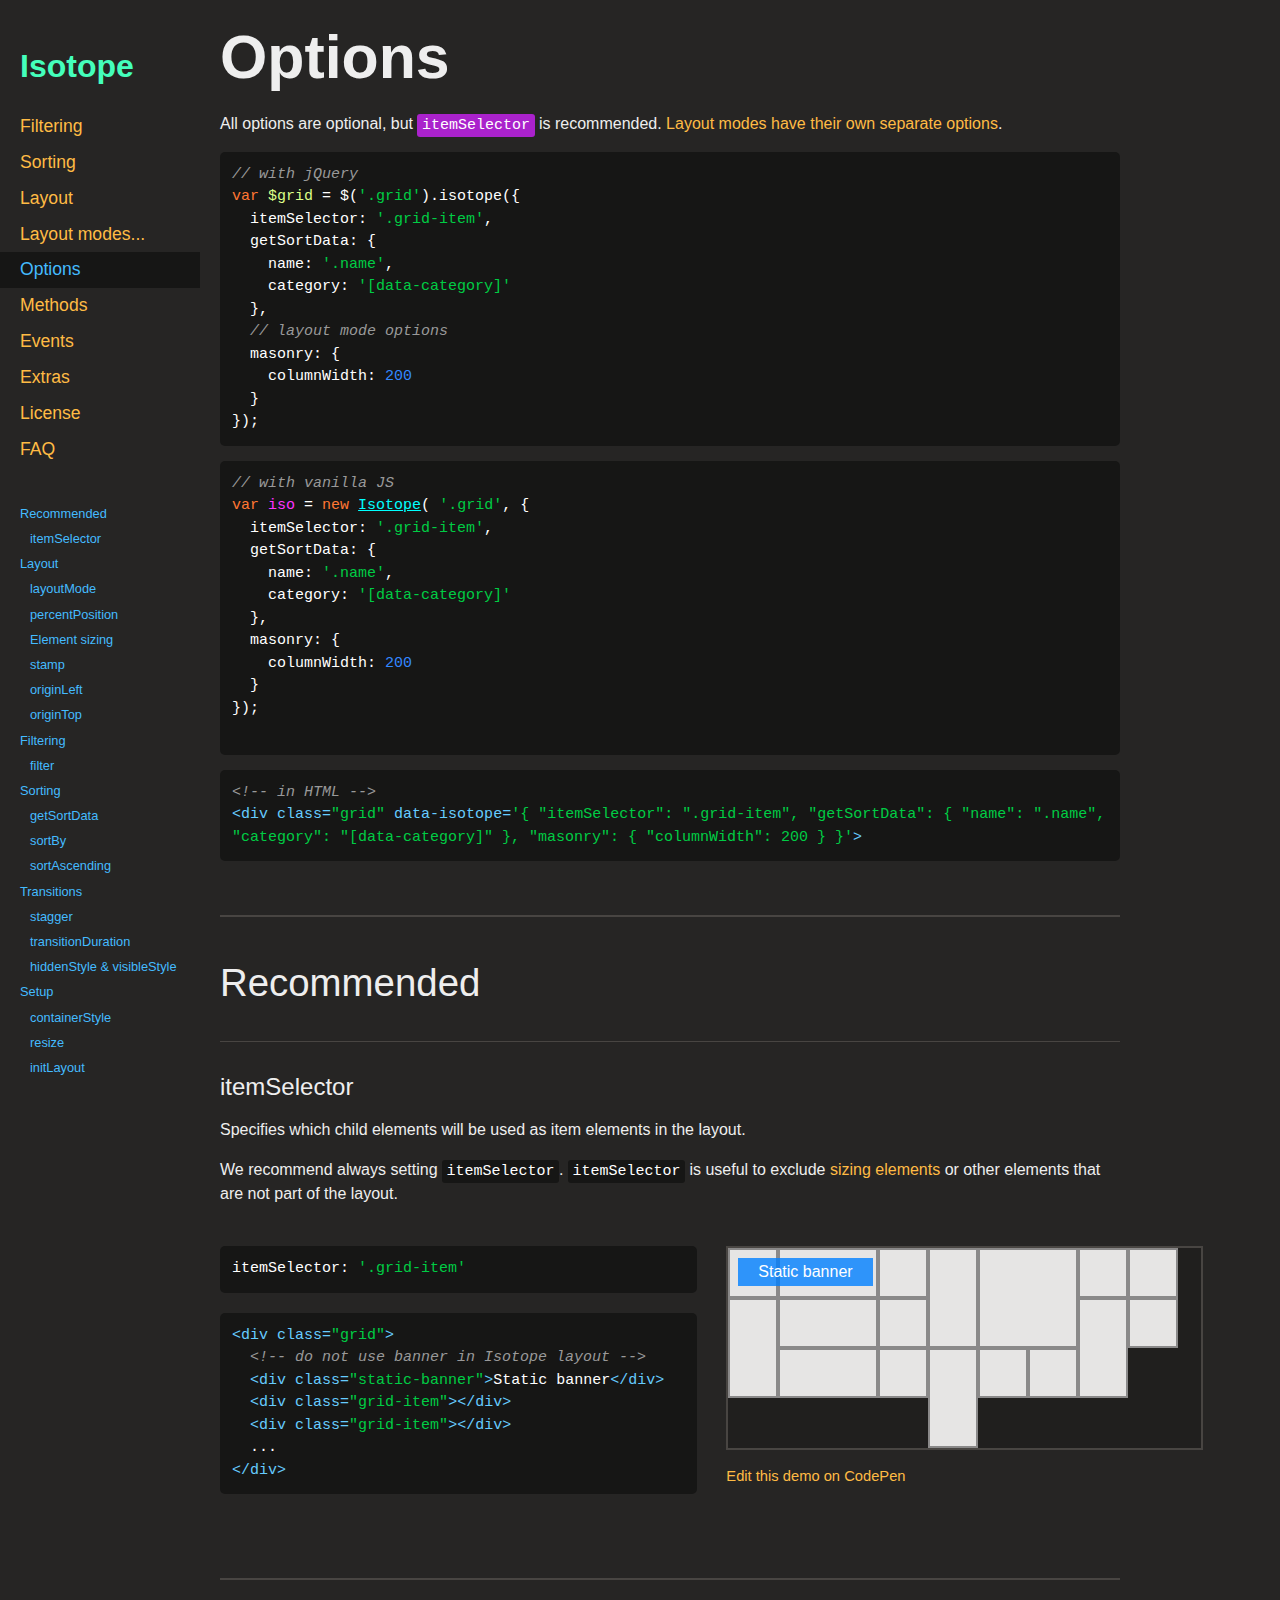
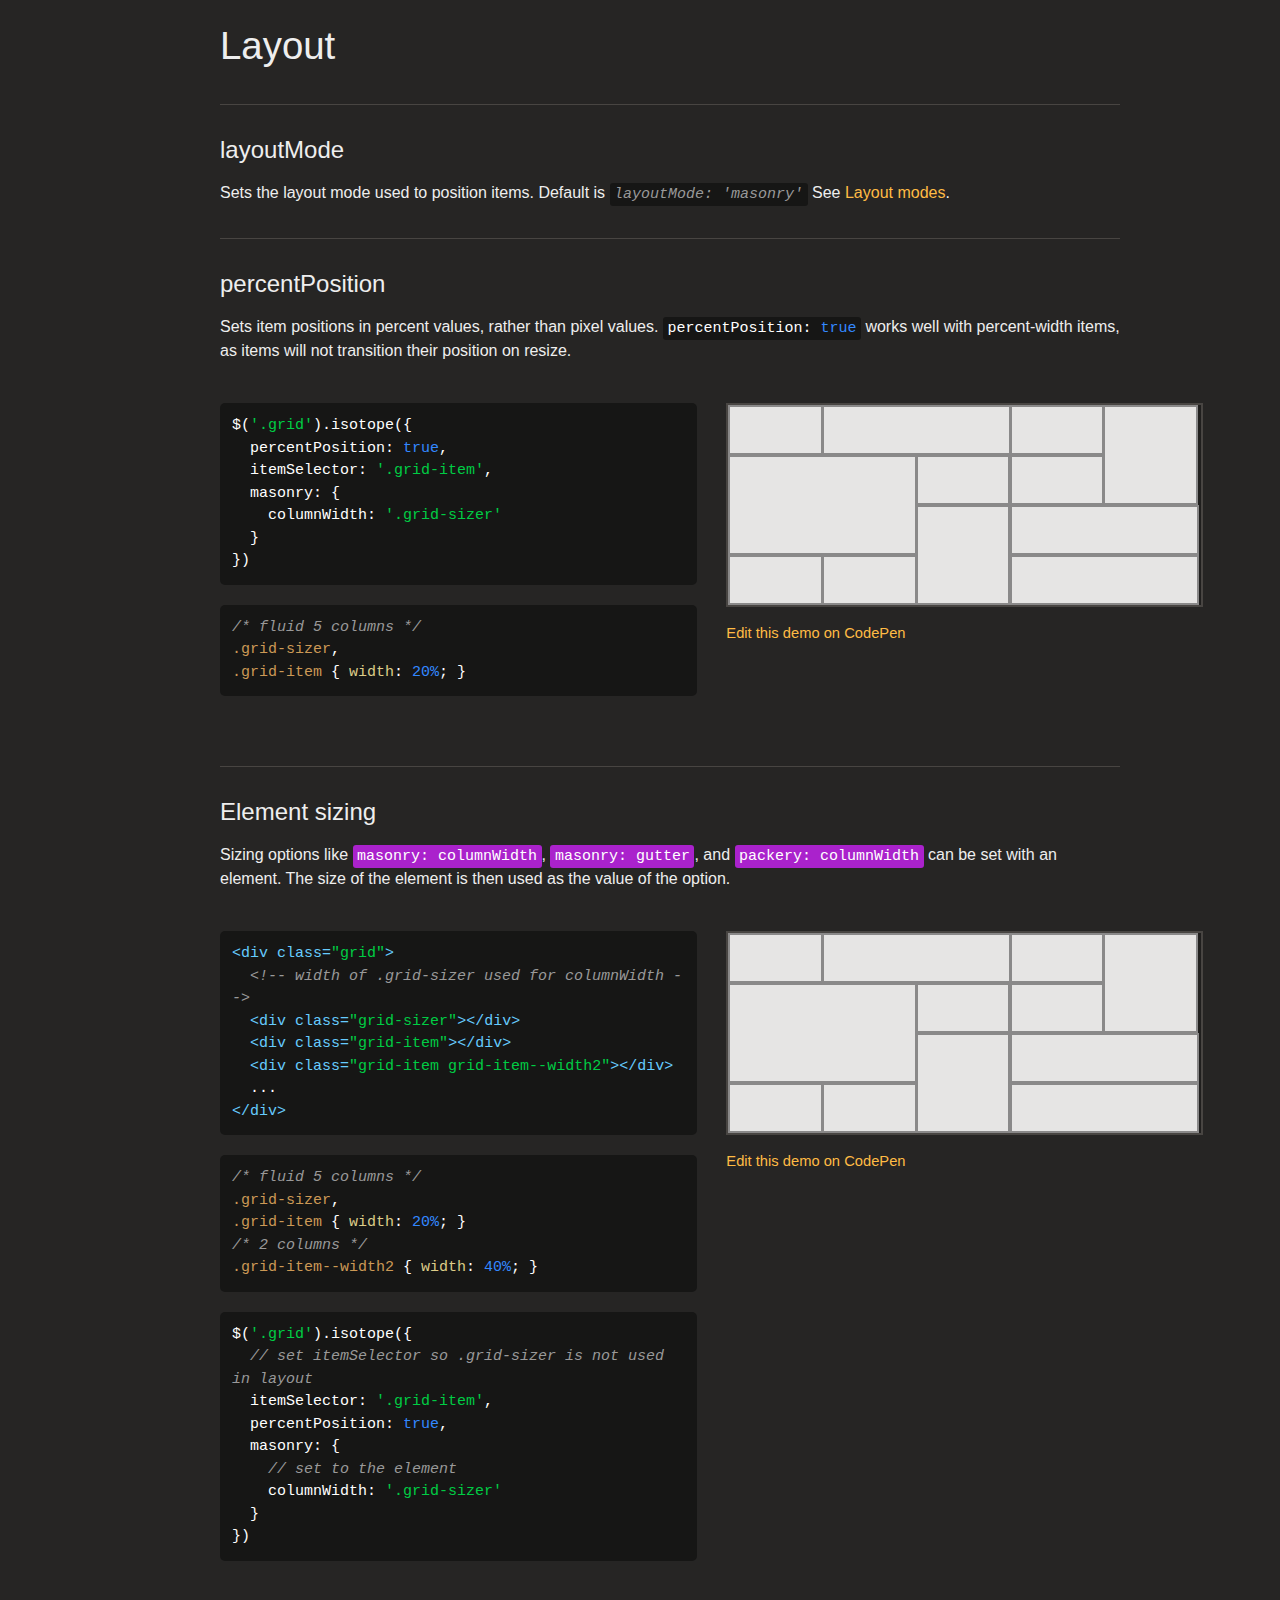
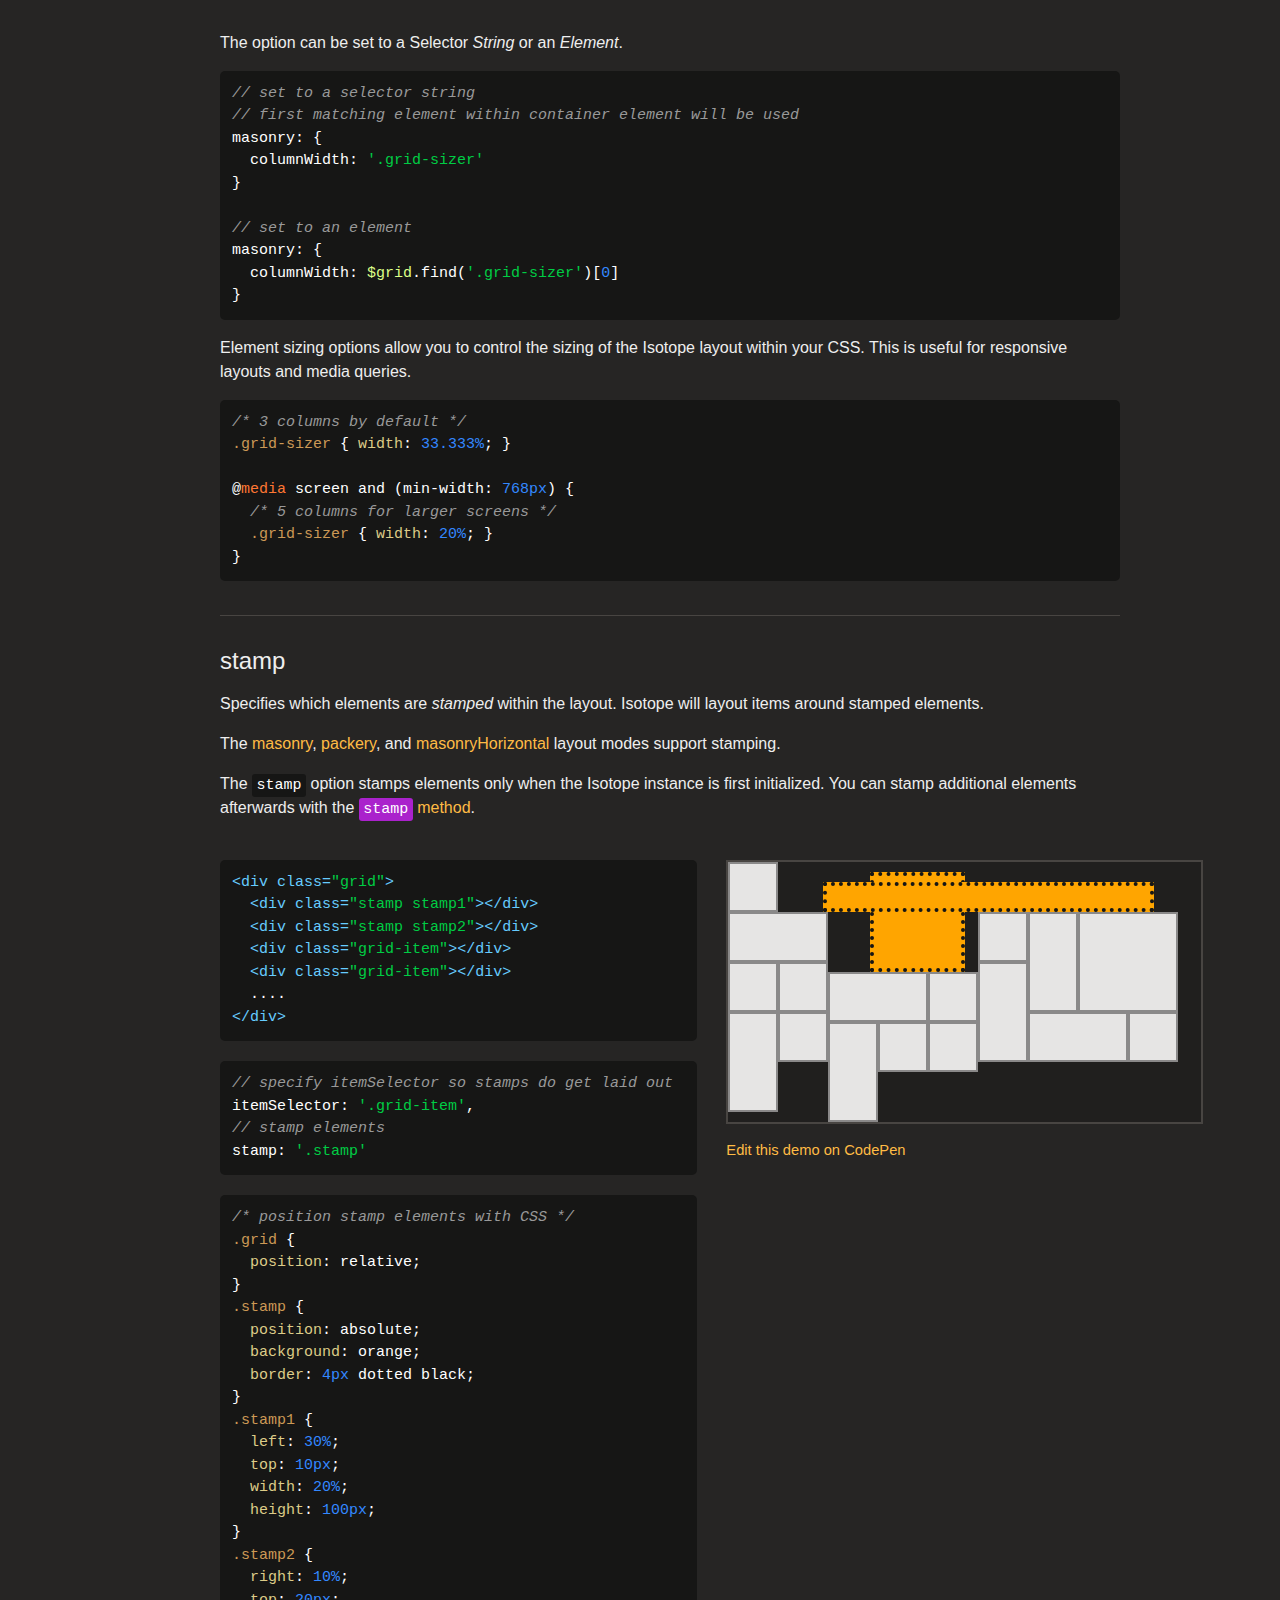
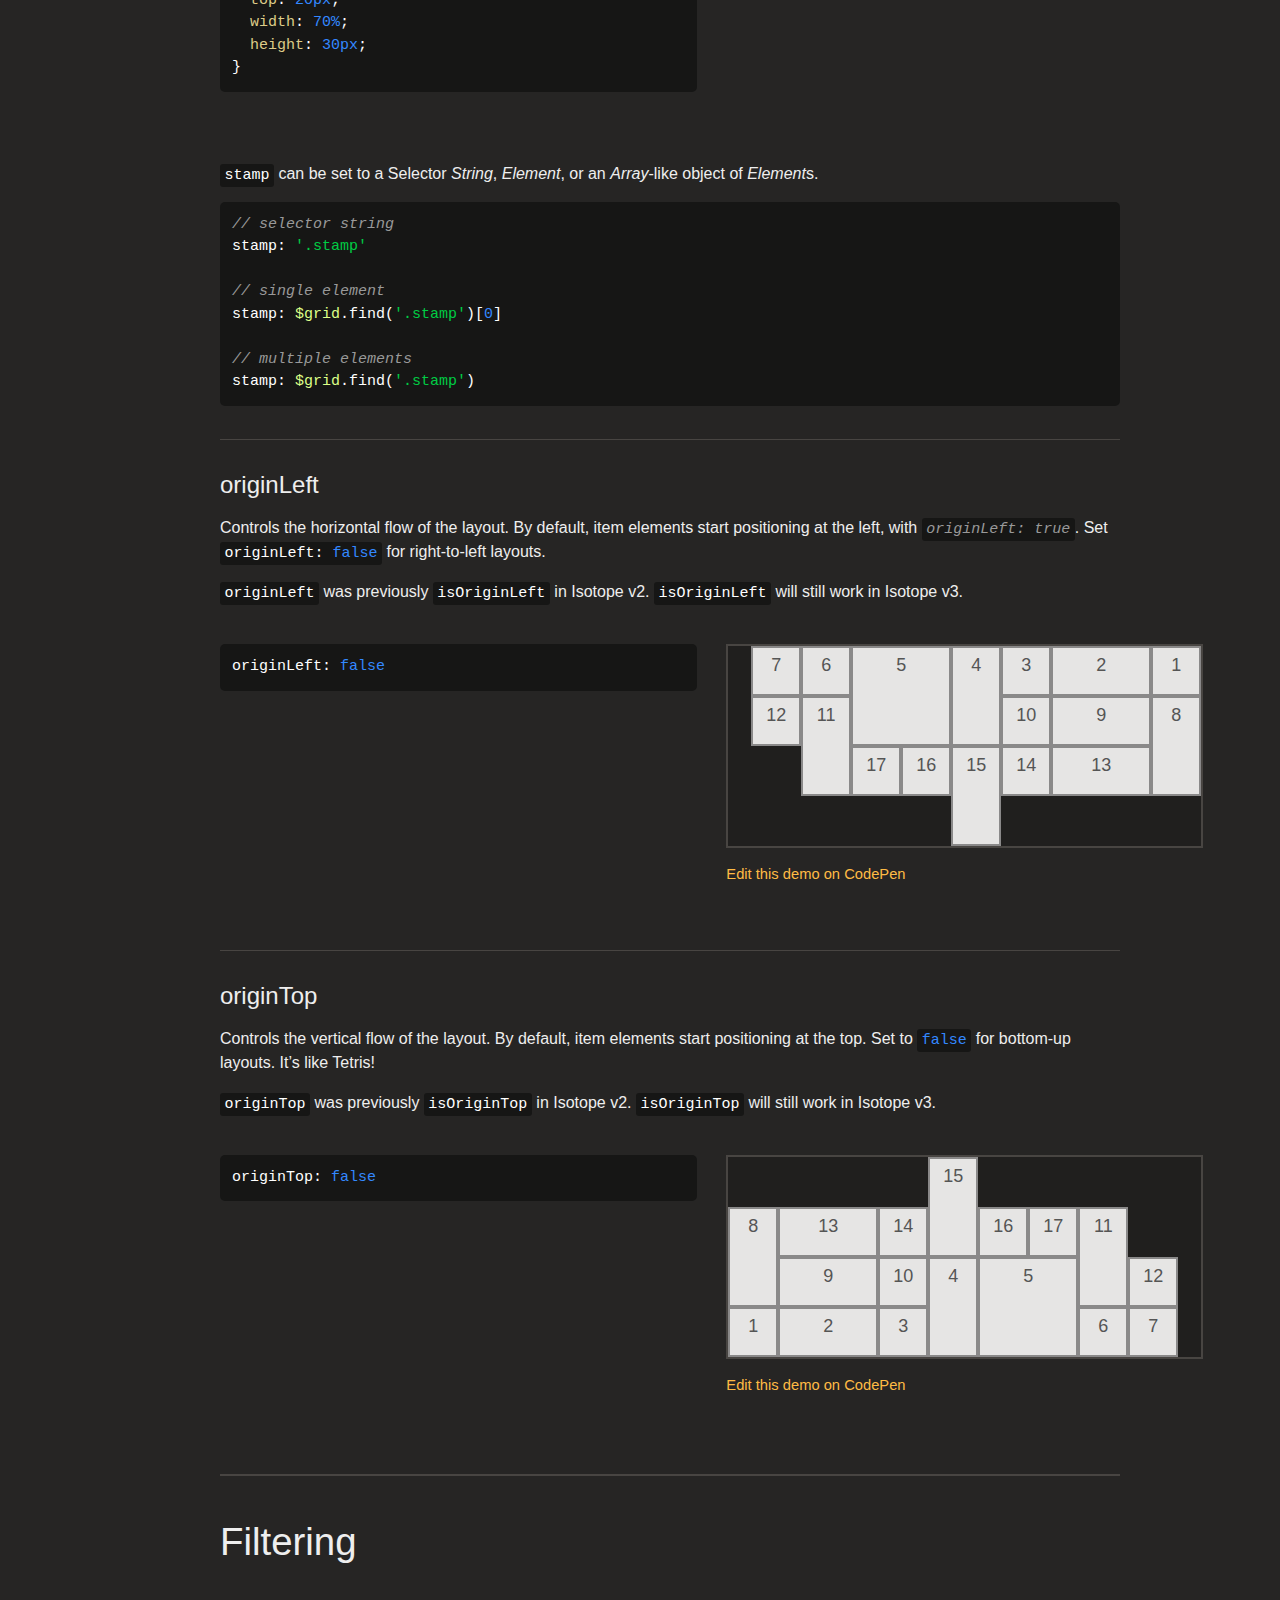
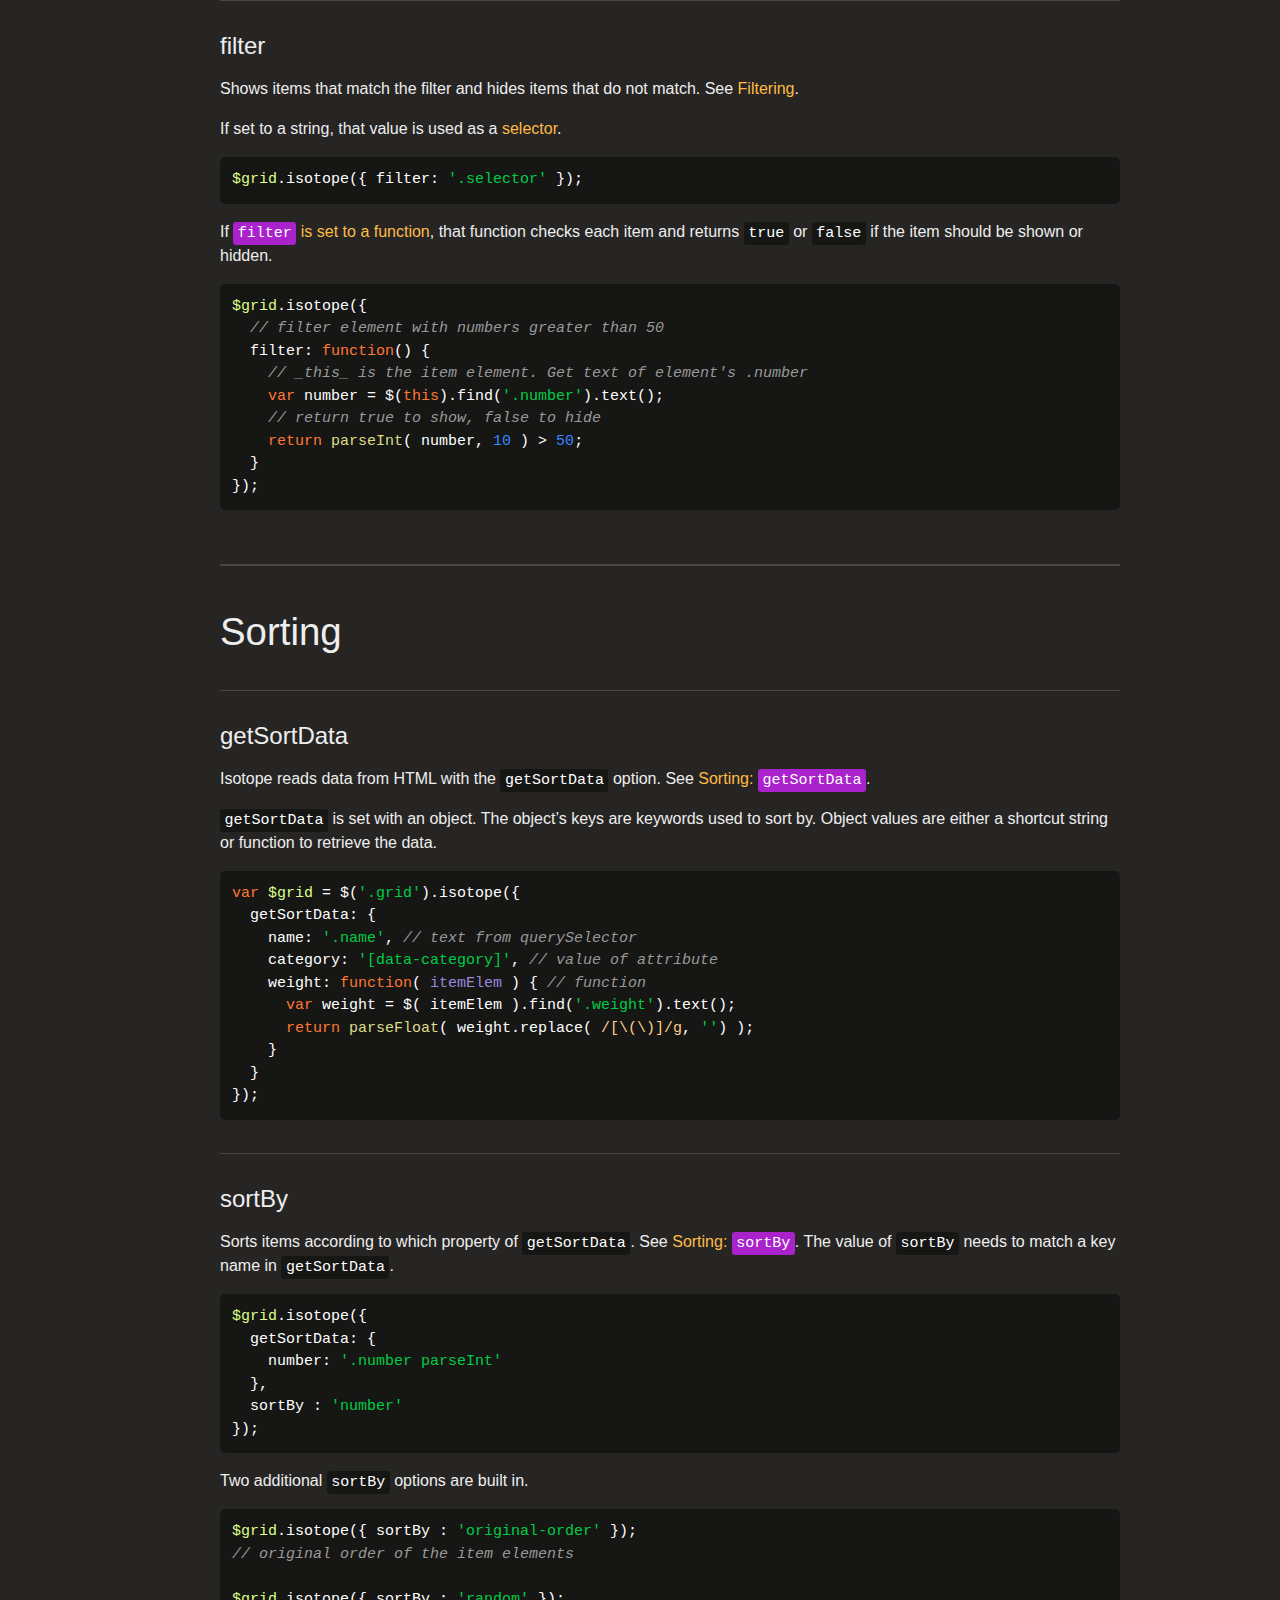
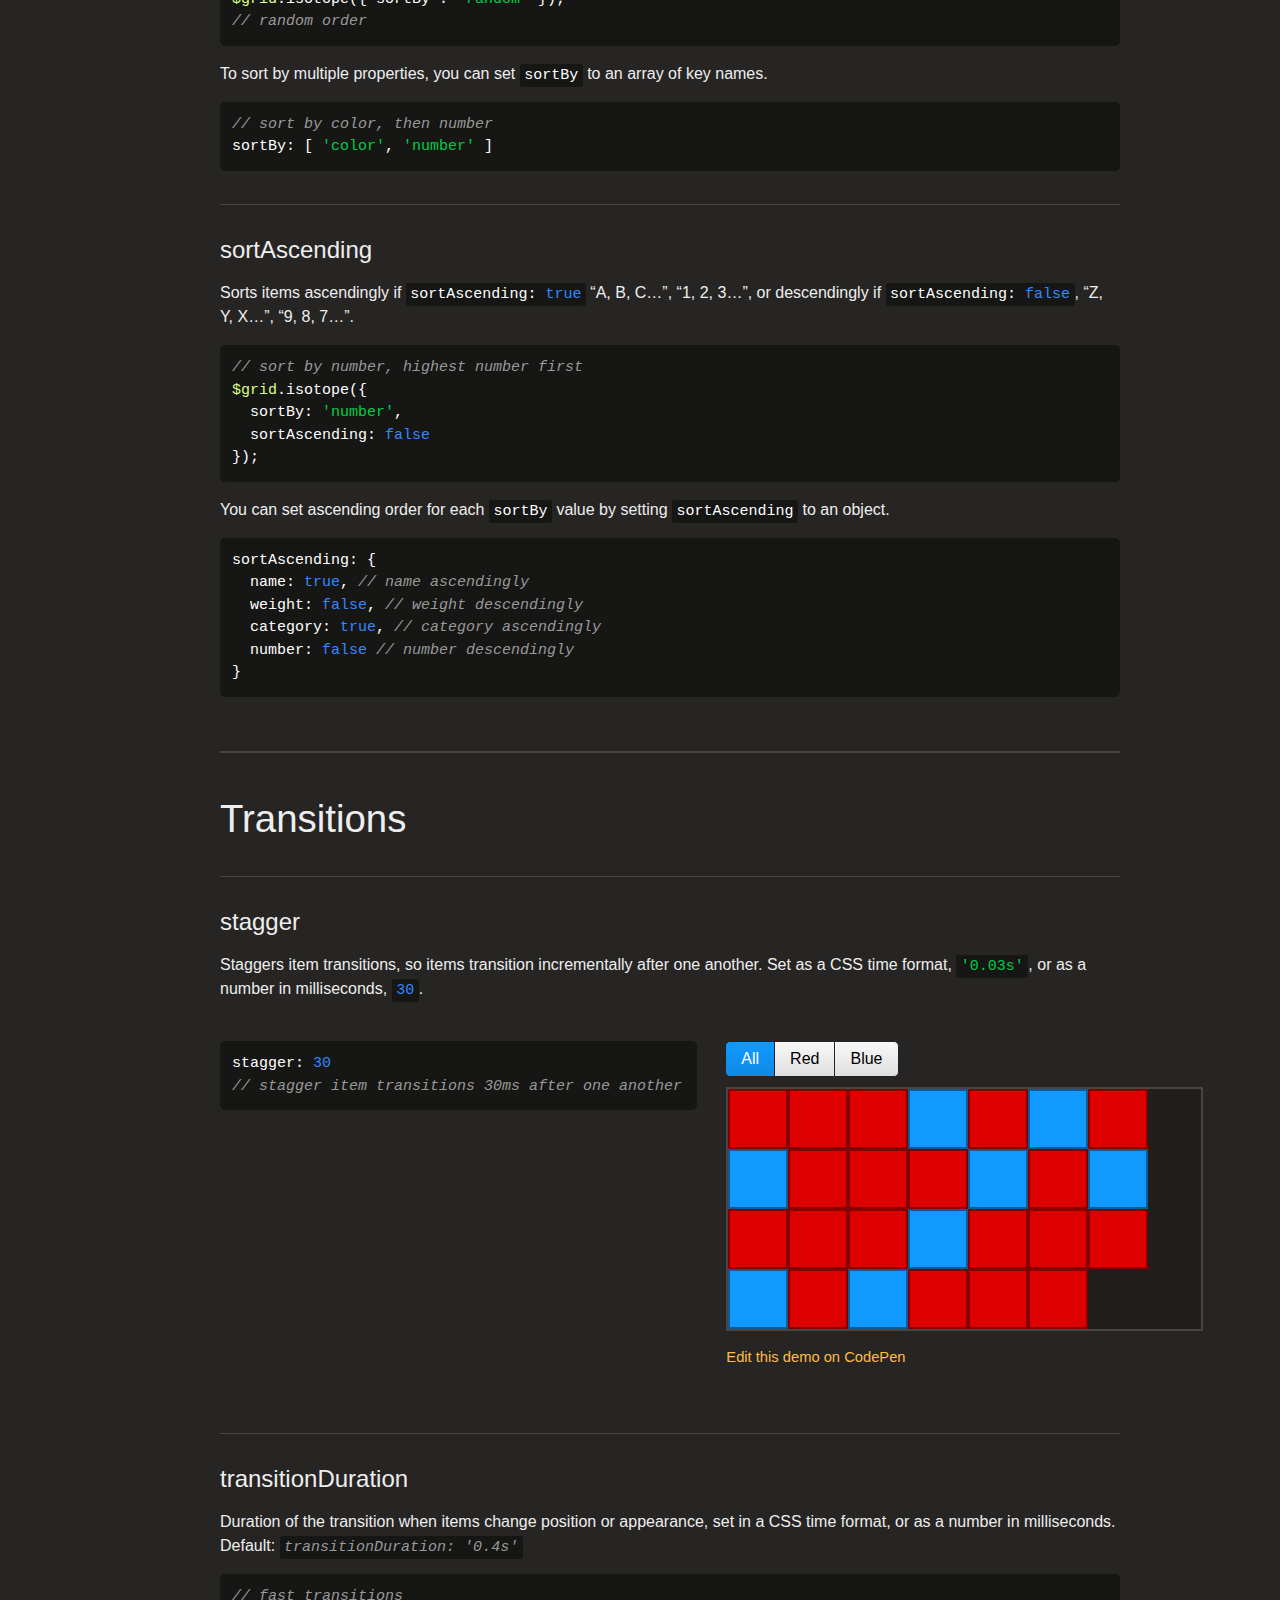
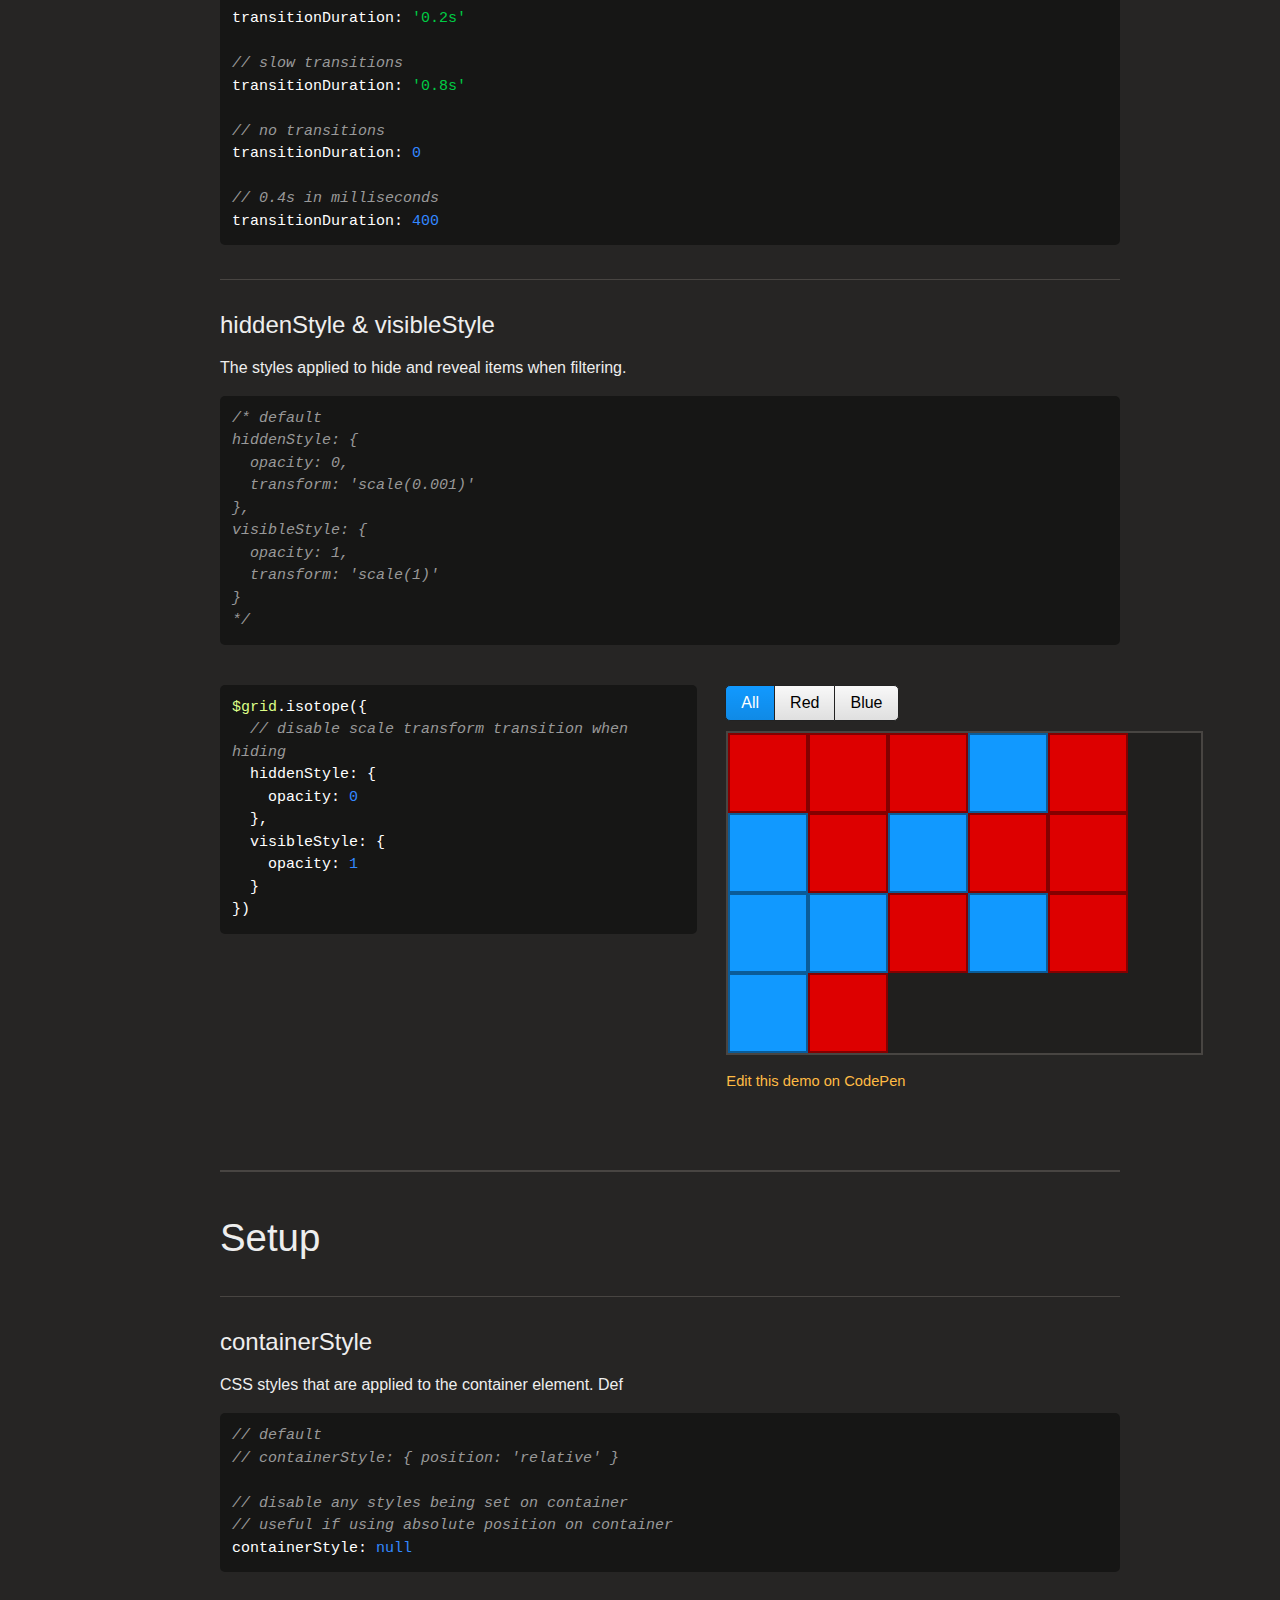
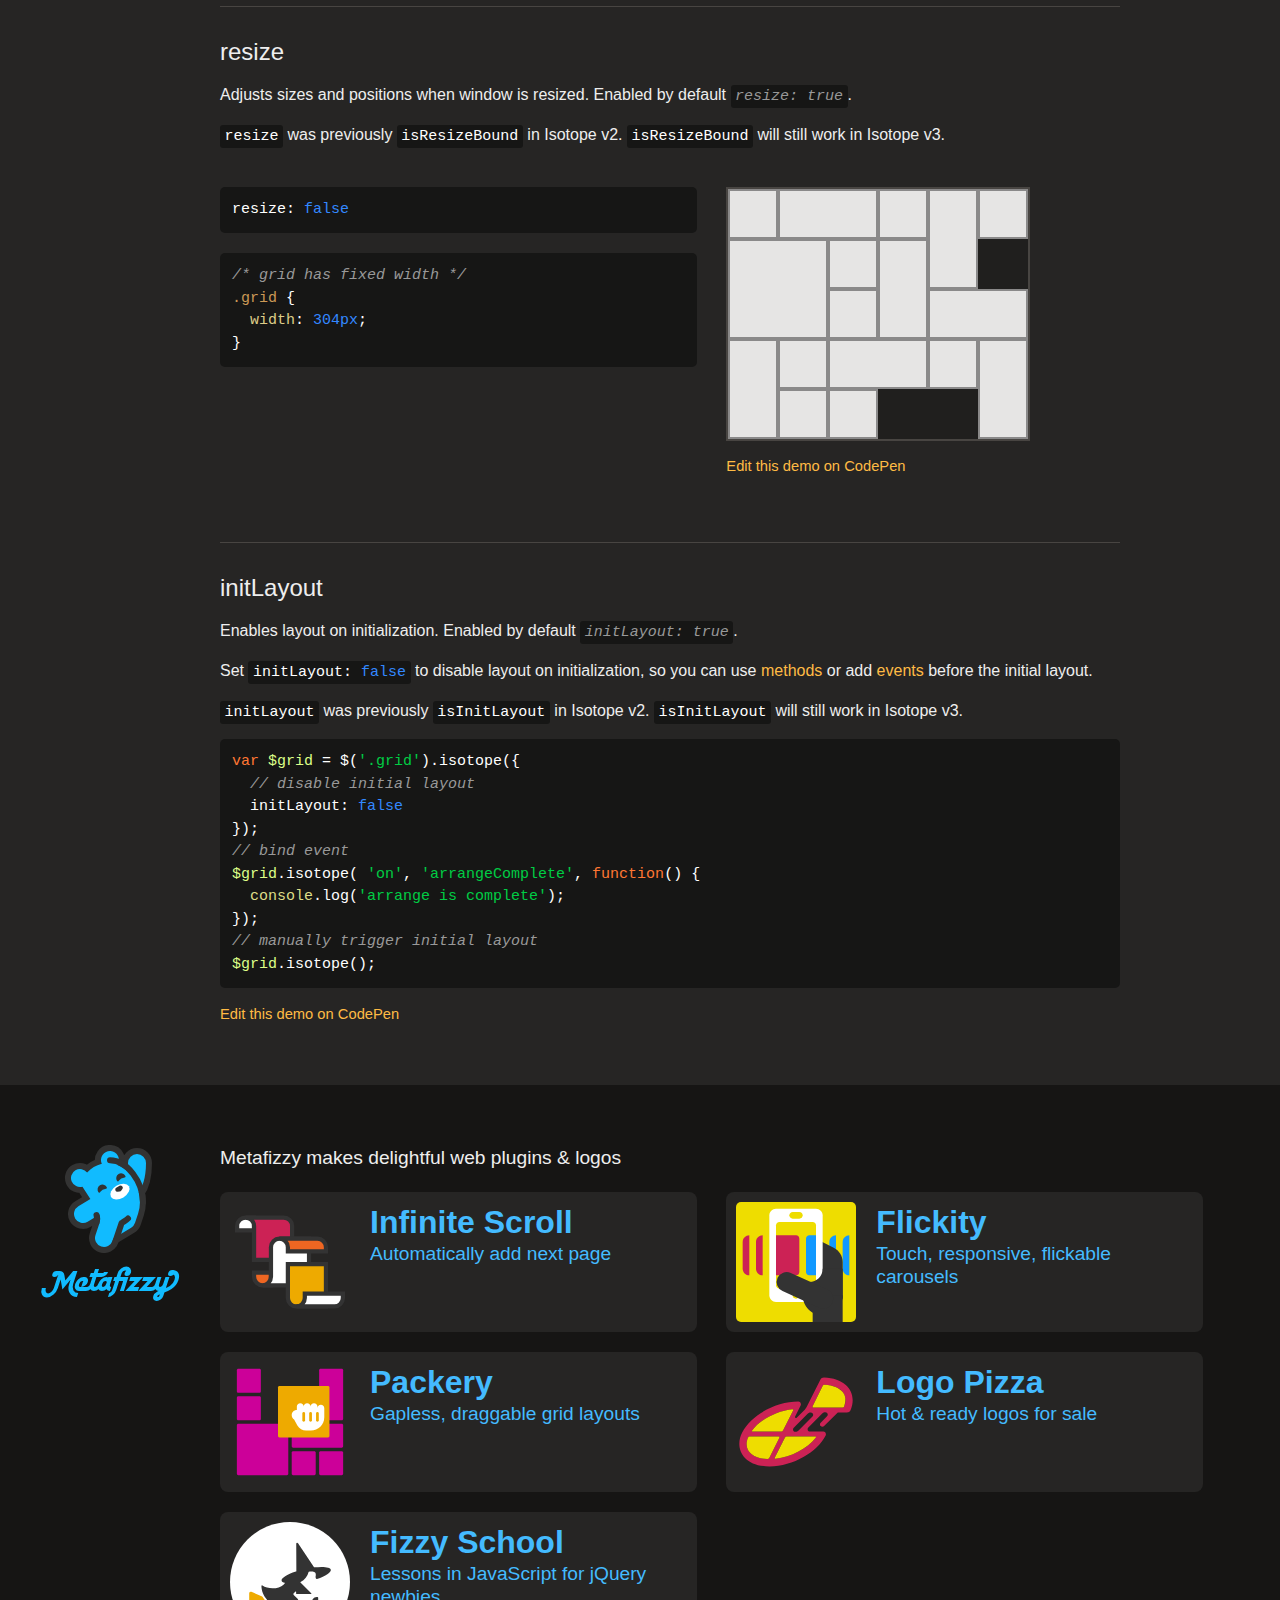
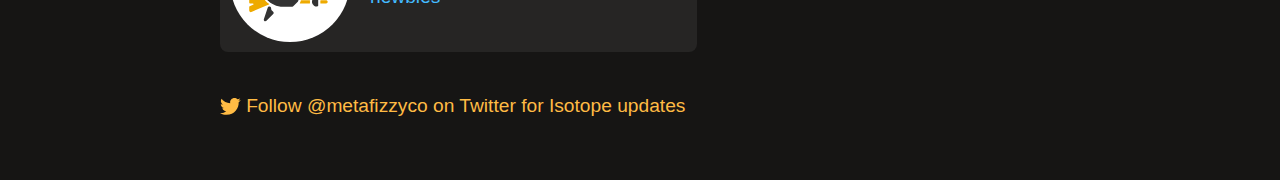
<file: js/isotope-docs/options.html>
<!doctype html>
<html class="export" lang="en">
<head>
  <meta charset="utf-8">
  <meta name="viewport" content="width=device-width">
  <meta name="description" content="Filter &amp; sort magical layouts">

  <title>Isotope &#xB7; Options</title>

    <!-- Isotope does not require any CSS files -->
    <link rel="stylesheet" href="css/isotope-docs.css?6" media="screen">

  <meta name="twitter:card" content="summary">
  <meta name="twitter:site" content="@metafizzyco">
  <meta name="twitter:url" content="https://isotope.metafizzy.co/options.html">
  <meta name="twitter:title" content="Isotope Options">
  <meta name="twitter:description" content="Filter &amp; sort magical layouts">

</head>
<body class="page--options">


  <div class="nav">
    <h1 class="nav__title"><a href=".">Isotope</a></h1>
  
    <ol class="site-nav">
      <li class="site-nav__item site-nav__item--filtering">
        <a class="site-nav__item__link" href="filtering.html">Filtering</a></li>
      <li class="site-nav__item site-nav__item--sorting">
        <a class="site-nav__item__link" href="sorting.html">Sorting</a></li>
      <li class="site-nav__item site-nav__item--layout ">
        <a class="site-nav__item__link" href="layout.html">Layout</a>
      </li>
      <li class="site-nav__item site-nav__item--layout-modes sub-nav-parent">
        <a class="site-nav__item__link" href="layout-modes.html">Layout modes</a>
        <ul class="sub-nav">
            <li class="sub-nav__item sub-nav__item--masonry">
              <a class="sub-nav__item__link" href="layout-modes/masonry.html">masonry</a></li>
            <li class="sub-nav__item sub-nav__item--fitrows">
              <a class="sub-nav__item__link" href="layout-modes/fitrows.html">fitRows</a></li>
            <li class="sub-nav__item sub-nav__item--vertical">
              <a class="sub-nav__item__link" href="layout-modes/vertical.html">vertical</a></li>
            <li class="sub-nav__item sub-nav__item--packery">
              <a class="sub-nav__item__link" href="layout-modes/packery.html">packery</a></li>
            <li class="sub-nav__item sub-nav__item--cellsbyrow">
              <a class="sub-nav__item__link" href="layout-modes/cellsbyrow.html">cellsByRow</a></li>
            <li class="sub-nav__item sub-nav__item--masonryhorizontal">
              <a class="sub-nav__item__link" href="layout-modes/masonryhorizontal.html">masonryHorizontal</a></li>
            <li class="sub-nav__item sub-nav__item--fitcolumns">
              <a class="sub-nav__item__link" href="layout-modes/fitcolumns.html">fitColumns</a></li>
            <li class="sub-nav__item sub-nav__item--cellsbycolumn">
              <a class="sub-nav__item__link" href="layout-modes/cellsbycolumn.html">cellsByColumn</a></li>
            <li class="sub-nav__item sub-nav__item--horiz">
              <a class="sub-nav__item__link" href="layout-modes/horiz.html">horiz</a></li>
        </ul>
      </li>
      <li class="site-nav__item site-nav__item--options">
        <a class="site-nav__item__link" href="options.html">Options</a></li>
      <li class="site-nav__item site-nav__item--methods">
        <a class="site-nav__item__link" href="methods.html">Methods</a></li>
      <li class="site-nav__item site-nav__item--events">
        <a class="site-nav__item__link" href="events.html">Events</a></li>
      <li class="site-nav__item site-nav__item--extras">
        <a class="site-nav__item__link" href="extras.html">Extras</a></li>
      <li class="site-nav__item site-nav__item--license">
        <a class="site-nav__item__link" href="license.html">License</a></li>
      <li class="site-nav__item site-nav__item--faq">
        <a class="site-nav__item__link" href="faq.html">FAQ</a></li>
    </ol>
  
    <ul class="page-nav" data-js="page-nav">
<li class="page-nav__item page-nav__item--h2"><a href="#recommended">Recommended</a></li>
<li class="page-nav__item page-nav__item--h3"><a href="#itemselector">itemSelector</a></li>
<li class="page-nav__item page-nav__item--h2"><a href="#layout">Layout</a></li>
<li class="page-nav__item page-nav__item--h3"><a href="#layoutmode">layoutMode</a></li>
<li class="page-nav__item page-nav__item--h3"><a href="#percentposition">percentPosition</a></li>
<li class="page-nav__item page-nav__item--h3"><a href="#element-sizing">Element sizing</a></li>
<li class="page-nav__item page-nav__item--h3"><a href="#stamp">stamp</a></li>
<li class="page-nav__item page-nav__item--h3"><a href="#originleft">originLeft</a></li>
<li class="page-nav__item page-nav__item--h3"><a href="#origintop">originTop</a></li>
<li class="page-nav__item page-nav__item--h2"><a href="#filtering">Filtering</a></li>
<li class="page-nav__item page-nav__item--h3"><a href="#filter">filter</a></li>
<li class="page-nav__item page-nav__item--h2"><a href="#sorting">Sorting</a></li>
<li class="page-nav__item page-nav__item--h3"><a href="#getsortdata">getSortData</a></li>
<li class="page-nav__item page-nav__item--h3"><a href="#sortby">sortBy</a></li>
<li class="page-nav__item page-nav__item--h3"><a href="#sortascending">sortAscending</a></li>
<li class="page-nav__item page-nav__item--h2"><a href="#transitions">Transitions</a></li>
<li class="page-nav__item page-nav__item--h3"><a href="#stagger">stagger</a></li>
<li class="page-nav__item page-nav__item--h3"><a href="#transitionduration">transitionDuration</a></li>
<li class="page-nav__item page-nav__item--h3"><a href="#hiddenstyle-visiblestyle">hiddenStyle &amp; visibleStyle</a></li>
<li class="page-nav__item page-nav__item--h2"><a href="#setup">Setup</a></li>
<li class="page-nav__item page-nav__item--h3"><a href="#containerstyle">containerStyle</a></li>
<li class="page-nav__item page-nav__item--h3"><a href="#resize">resize</a></li>
<li class="page-nav__item page-nav__item--h3"><a href="#initlayout">initLayout</a></li>
</ul>
  </div>


  <div id="content" class="main">
    <div class="container">
        <h1>Options</h1>


<p>All options are optional, but <a href="#itemselector"><code>itemSelector</code></a> is recommended. <a href="layout-modes.html#layout-mode-options">Layout modes have their own separate options</a>.</p>

<pre><code class="js"><span class="comment">// with jQuery</span>
<span class="keyword">var</span> <span class="jquery_var">$grid</span> = $(<span class="string">&apos;.grid&apos;</span>).isotope({
  <span class="attr">itemSelector</span>: <span class="string">&apos;.grid-item&apos;</span>,
  <span class="attr">getSortData</span>: {
    <span class="attr">name</span>: <span class="string">&apos;.name&apos;</span>,
    <span class="attr">category</span>: <span class="string">&apos;[data-category]&apos;</span>
  },
  <span class="comment">// layout mode options</span>
  masonry: {
    <span class="attr">columnWidth</span>: <span class="number">200</span>
  }
});
</code></pre>
<pre><code class="js"><span class="comment">// with vanilla JS</span>
<span class="keyword">var</span> <span class="isotope_var">iso</span> = <span class="keyword">new</span> <span class="isotope_keyword">Isotope</span>( <span class="string">&apos;.grid&apos;</span>, {
  <span class="attr">itemSelector</span>: <span class="string">&apos;.grid-item&apos;</span>,
  <span class="attr">getSortData</span>: {
    <span class="attr">name</span>: <span class="string">&apos;.name&apos;</span>,
    <span class="attr">category</span>: <span class="string">&apos;[data-category]&apos;</span>
  },
  <span class="attr">masonry</span>: {
    <span class="attr">columnWidth</span>: <span class="number">200</span>
  }
});

</code></pre>
<pre><code class="html"><span class="comment">&lt;!-- in HTML --&gt;</span>
<span class="tag">&lt;<span class="name">div</span> <span class="attr">class</span>=<span class="string">&quot;grid&quot;</span> <span class="attr">data-isotope</span>=<span class="string">&apos;{ &quot;itemSelector&quot;: &quot;.grid-item&quot;, &quot;getSortData&quot;: { &quot;name&quot;: &quot;.name&quot;, &quot;category&quot;: &quot;[data-category]&quot; }, &quot;masonry&quot;: { &quot;columnWidth&quot;: 200 } }&apos;</span>&gt;</span>
</code></pre>

<h2 id="recommended">Recommended</h2>

<h3 id="itemselector">itemSelector</h3>

<p>Specifies which child elements will be used as item elements in the layout.</p>

<p>We recommend always setting <code>itemSelector</code>. <code>itemSelector</code> is useful to exclude <a href="#element-sizing">sizing elements</a> or other elements that are not part of the layout.</p>

<div class="duo example">
  <div class="duo__cell example__code">
<pre><code class="js">itemSelector: <span class="string">&apos;.grid-item&apos;</span>
</code></pre>

<pre><code class="html"><span class="tag">&lt;<span class="name">div</span> <span class="attr">class</span>=<span class="string">&quot;grid&quot;</span>&gt;</span>
  <span class="comment">&lt;!-- do not use banner in Isotope layout --&gt;</span>
  <span class="tag">&lt;<span class="name">div</span> <span class="attr">class</span>=<span class="string">&quot;static-banner&quot;</span>&gt;</span>Static banner<span class="tag">&lt;/<span class="name">div</span>&gt;</span>
  <span class="tag">&lt;<span class="name">div</span> <span class="attr">class</span>=<span class="string">&quot;grid-item&quot;</span>&gt;</span><span class="tag">&lt;/<span class="name">div</span>&gt;</span>
  <span class="tag">&lt;<span class="name">div</span> <span class="attr">class</span>=<span class="string">&quot;grid-item&quot;</span>&gt;</span><span class="tag">&lt;/<span class="name">div</span>&gt;</span>
  ...
<span class="tag">&lt;/<span class="name">div</span>&gt;</span>
</code></pre>
  </div>
  <div class="duo__cell example__demo">
    <div class="grid grid--has-banner" data-isotope="{ &quot;itemSelector&quot;: &quot;.grid-item&quot;, &quot;masonry&quot;: { &quot;columnWidth&quot;: 50 }}">
      <div class="static-banner">Static banner</div>
      <div class="grid-item"></div>
      <div class="grid-item grid-item--width2"></div>
      <div class="grid-item"></div>
      <div class="grid-item grid-item--height2"></div>
      <div class="grid-item grid-item--width2 grid-item--height2"></div>
      <div class="grid-item"></div>
      <div class="grid-item"></div>
      <div class="grid-item grid-item--height2"></div>
      <div class="grid-item grid-item--width2"></div>
      <div class="grid-item"></div>
      <div class="grid-item grid-item--height2"></div>
      <div class="grid-item"></div>
      <div class="grid-item grid-item--width2"></div>
      <div class="grid-item"></div>
      <div class="grid-item grid-item--height2"></div>
      <div class="grid-item"></div>
      <div class="grid-item"></div>
    </div>
    <p class="edit-demo">
        <a href="https://codepen.io/desandro/pen/yNOdxr">Edit this demo on CodePen</a>
    </p>
  </div>
</div>


<h2 id="layout">Layout</h2>

<h3 id="layoutmode">layoutMode</h3>

<p>Sets the layout mode used to position items. Default is
  <code><span class="comment">layoutMode: &apos;masonry&apos;</span></code>
  See <a href="layout-modes.html">Layout modes</a>.</p>


<h3 id="percentposition">percentPosition</h3>

<p>Sets item positions in percent values, rather than pixel values. <code>percentPosition: <span class="literal">true</span></code> works well with percent-width items, as items will not transition their position on resize.</p>

<div class="duo example">
  <div class="duo__cell example__code">
<pre><code class="js">$(<span class="string">&apos;.grid&apos;</span>).isotope({
  <span class="attr">percentPosition</span>: <span class="literal">true</span>,
  <span class="attr">itemSelector</span>: <span class="string">&apos;.grid-item&apos;</span>,
  <span class="attr">masonry</span>: {
    <span class="attr">columnWidth</span>: <span class="string">&apos;.grid-sizer&apos;</span>
  }
})
</code></pre>

<pre><code class="css"><span class="comment">/* fluid 5 columns */</span>
<span class="selector-class">.grid-sizer</span>,
<span class="selector-class">.grid-item</span> { <span class="attribute">width</span>: <span class="number">20%</span>; }
</code></pre>
  </div>
  <div class="duo__cell example__demo">
    <div class="grid grid--fluid-5-col" data-isotope="{ &quot;masonry&quot;: { &quot;columnWidth&quot;: &quot;.grid-sizer&quot; }, &quot;itemSelector&quot;: &quot;.grid-item&quot;, &quot;percentPosition&quot;: true }">
      <div class="grid-sizer"></div>
      <div class="grid-item"></div>
      <div class="grid-item grid-item--width2"></div>
      <div class="grid-item"></div>
      <div class="grid-item grid-item--height2"></div>
      <div class="grid-item grid-item--width2 grid-item--height2"></div>
      <div class="grid-item"></div>
      <div class="grid-item"></div>
      <div class="grid-item grid-item--height2"></div>
      <div class="grid-item grid-item--width2"></div>
      <div class="grid-item"></div>
      <div class="grid-item grid-item--width2"></div>
      <div class="grid-item"></div>
    </div>
    <p class="edit-demo">
        <a href="https://codepen.io/desandro/pen/mIkhq">Edit this demo on CodePen</a>
    </p>
  </div>
</div>


<h3 id="element-sizing">Element sizing</h3>

<p>Sizing options like <a href="layout-modes/masonry.html#columnwidth"><code>masonry: columnWidth</code></a>, <a href="layout-modes/masonry.html#gutter"><code>masonry: gutter</code></a>, and <a href="layout-modes/packery.html#columnwidth"><code>packery: columnWidth</code></a> can be set with an element. The size of the element is then used as the value of the option.</p>

<div class="duo example">
  <div class="duo__cell example__code">
<pre><code class="html"><span class="tag">&lt;<span class="name">div</span> <span class="attr">class</span>=<span class="string">&quot;grid&quot;</span>&gt;</span>
  <span class="comment">&lt;!-- width of .grid-sizer used for columnWidth --&gt;</span>
  <span class="tag">&lt;<span class="name">div</span> <span class="attr">class</span>=<span class="string">&quot;grid-sizer&quot;</span>&gt;</span><span class="tag">&lt;/<span class="name">div</span>&gt;</span>
  <span class="tag">&lt;<span class="name">div</span> <span class="attr">class</span>=<span class="string">&quot;grid-item&quot;</span>&gt;</span><span class="tag">&lt;/<span class="name">div</span>&gt;</span>
  <span class="tag">&lt;<span class="name">div</span> <span class="attr">class</span>=<span class="string">&quot;grid-item grid-item--width2&quot;</span>&gt;</span><span class="tag">&lt;/<span class="name">div</span>&gt;</span>
  ...
<span class="tag">&lt;/<span class="name">div</span>&gt;</span>
</code></pre>

<pre><code class="css"><span class="comment">/* fluid 5 columns */</span>
<span class="selector-class">.grid-sizer</span>,
<span class="selector-class">.grid-item</span> { <span class="attribute">width</span>: <span class="number">20%</span>; }
<span class="comment">/* 2 columns */</span>
<span class="selector-class">.grid-item--width2</span> { <span class="attribute">width</span>: <span class="number">40%</span>; }
</code></pre>

<pre><code class="js">$(<span class="string">&apos;.grid&apos;</span>).isotope({
  <span class="comment">// set itemSelector so .grid-sizer is not used in layout</span>
  itemSelector: <span class="string">&apos;.grid-item&apos;</span>,
  <span class="attr">percentPosition</span>: <span class="literal">true</span>,
  <span class="attr">masonry</span>: {
    <span class="comment">// set to the element</span>
    columnWidth: <span class="string">&apos;.grid-sizer&apos;</span>
  }
})
</code></pre>
  </div>
  <div class="duo__cell examle__demo">
    <div class="grid grid--fluid-5-col" data-isotope="{ &quot;masonry&quot;: { &quot;columnWidth&quot;: &quot;.grid-sizer&quot; }, &quot;itemSelector&quot;: &quot;.grid-item&quot;, &quot;percentPosition&quot;: true }">
      <div class="grid-sizer"></div>
      <div class="grid-item"></div>
      <div class="grid-item grid-item--width2"></div>
      <div class="grid-item"></div>
      <div class="grid-item grid-item--height2"></div>
      <div class="grid-item grid-item--width2 grid-item--height2"></div>
      <div class="grid-item"></div>
      <div class="grid-item"></div>
      <div class="grid-item grid-item--height2"></div>
      <div class="grid-item grid-item--width2"></div>
      <div class="grid-item"></div>
      <div class="grid-item grid-item--width2"></div>
      <div class="grid-item"></div>
    </div>

    <p class="edit-demo">
        <a href="https://codepen.io/desandro/pen/mIkhq">Edit this demo on CodePen</a>
    </p>
  </div>
</div>

<p>The option can be set to a Selector <i>String</i> or an <i>Element</i>.</p>

<pre><code class="js"><span class="comment">// set to a selector string</span>
<span class="comment">// first matching element within container element will be used</span>
masonry: {
  <span class="attr">columnWidth</span>: <span class="string">&apos;.grid-sizer&apos;</span>
}

<span class="comment">// set to an element</span>
masonry: {
  <span class="attr">columnWidth</span>: <span class="jquery_var">$grid</span>.find(<span class="string">&apos;.grid-sizer&apos;</span>)[<span class="number">0</span>]
}
</code></pre>

<p>Element sizing options allow you to control the sizing of the Isotope layout within your CSS. This is useful for responsive layouts and media queries.</p>

<pre><code class="css"><span class="comment">/* 3 columns by default */</span>
<span class="selector-class">.grid-sizer</span> { <span class="attribute">width</span>: <span class="number">33.333%</span>; }

@<span class="keyword">media</span> screen and (min-width: <span class="number">768px</span>) {
  <span class="comment">/* 5 columns for larger screens */</span>
  <span class="selector-class">.grid-sizer</span> { <span class="attribute">width</span>: <span class="number">20%</span>; }
}
</code></pre>


<h3 id="stamp">stamp</h3>

<p>Specifies which elements are <em>stamped</em> within the layout. Isotope will layout items around stamped elements.</p>

<p>The <a href="layout-modes/masonry.html">masonry</a>, <a href="layout-modes/packery.html">packery</a>, and <a href="layout-modes/masonryhorizontal.html">masonryHorizontal</a> layout modes support stamping.</p>

<p>The <code>stamp</code> option stamps elements only when the Isotope instance is first initialized. You can stamp additional elements afterwards with the <a href="methods.html#stamp"><code>stamp</code> method</a>.</p>

<div class="duo example">
  <div class="duo__cell example__code">
<pre><code class="html"><span class="tag">&lt;<span class="name">div</span> <span class="attr">class</span>=<span class="string">&quot;grid&quot;</span>&gt;</span>
  <span class="tag">&lt;<span class="name">div</span> <span class="attr">class</span>=<span class="string">&quot;stamp stamp1&quot;</span>&gt;</span><span class="tag">&lt;/<span class="name">div</span>&gt;</span>
  <span class="tag">&lt;<span class="name">div</span> <span class="attr">class</span>=<span class="string">&quot;stamp stamp2&quot;</span>&gt;</span><span class="tag">&lt;/<span class="name">div</span>&gt;</span>
  <span class="tag">&lt;<span class="name">div</span> <span class="attr">class</span>=<span class="string">&quot;grid-item&quot;</span>&gt;</span><span class="tag">&lt;/<span class="name">div</span>&gt;</span>
  <span class="tag">&lt;<span class="name">div</span> <span class="attr">class</span>=<span class="string">&quot;grid-item&quot;</span>&gt;</span><span class="tag">&lt;/<span class="name">div</span>&gt;</span>
  ....
<span class="tag">&lt;/<span class="name">div</span>&gt;</span>
</code></pre>

<pre><code class="js"><span class="comment">// specify itemSelector so stamps do get laid out</span>
itemSelector: <span class="string">&apos;.grid-item&apos;</span>,
<span class="comment">// stamp elements</span>
stamp: <span class="string">&apos;.stamp&apos;</span>
</code></pre>

<pre><code class="css"><span class="comment">/* position stamp elements with CSS */</span>
<span class="selector-class">.grid</span> {
  <span class="attribute">position</span>: relative;
}
<span class="selector-class">.stamp</span> {
  <span class="attribute">position</span>: absolute;
  <span class="attribute">background</span>: orange;
  <span class="attribute">border</span>: <span class="number">4px</span> dotted black;
}
<span class="selector-class">.stamp1</span> {
  <span class="attribute">left</span>: <span class="number">30%</span>;
  <span class="attribute">top</span>: <span class="number">10px</span>;
  <span class="attribute">width</span>: <span class="number">20%</span>;
  <span class="attribute">height</span>: <span class="number">100px</span>;
}
<span class="selector-class">.stamp2</span> {
  <span class="attribute">right</span>: <span class="number">10%</span>;
  <span class="attribute">top</span>: <span class="number">20px</span>;
  <span class="attribute">width</span>: <span class="number">70%</span>;
  <span class="attribute">height</span>: <span class="number">30px</span>;
}
</code></pre>
  </div>
  <div class="duo__cell example__demo">
    <div class="grid grid--has-stamp" data-isotope="{ &quot;itemSelector&quot;: &quot;.grid-item&quot;, &quot;stamp&quot;: &quot;.stamp&quot;, &quot;masonry&quot;: { &quot;columnWidth&quot;: 50 } }">
      <div class="stamp stamp--stamp-option-stamp1"></div>
      <div class="stamp stamp--stamp-option-stamp2"></div>
      <div class="grid-item"></div>
      <div class="grid-item grid-item--width2"></div>
      <div class="grid-item"></div>
      <div class="grid-item grid-item--height2"></div>
      <div class="grid-item grid-item--width2 grid-item--height2"></div>
      <div class="grid-item"></div>
      <div class="grid-item"></div>
      <div class="grid-item grid-item--height2"></div>
      <div class="grid-item grid-item--width2"></div>
      <div class="grid-item"></div>
      <div class="grid-item grid-item--height2"></div>
      <div class="grid-item"></div>
      <div class="grid-item grid-item--width2"></div>
      <div class="grid-item"></div>
      <div class="grid-item grid-item--height2"></div>
      <div class="grid-item"></div>
      <div class="grid-item"></div>
    </div>

    <p class="edit-demo">
        <a href="https://codepen.io/desandro/pen/jfhnx">Edit this demo on CodePen</a>
    </p>
  </div>
</div>

<p><code>stamp</code> can be set to a Selector <i>String</i>, <i>Element</i>, or an <i>Array</i>-like object of <i>Element</i>s.</p>

<pre><code class="js"><span class="comment">// selector string</span>
stamp: <span class="string">&apos;.stamp&apos;</span>

<span class="comment">// single element</span>
stamp: <span class="jquery_var">$grid</span>.find(<span class="string">&apos;.stamp&apos;</span>)[<span class="number">0</span>]

<span class="comment">// multiple elements</span>
stamp: <span class="jquery_var">$grid</span>.find(<span class="string">&apos;.stamp&apos;</span>)
</code></pre>


<h3 id="originleft">originLeft</h3>

<p>Controls the horizontal flow of the layout. By default, item elements start positioning at the left, with <code><span class="comment">originLeft: true</span></code>. Set <code>originLeft: <span class="literal">false</span></code> for right-to-left layouts.</p>

<p><code>originLeft</code> was previously <code>isOriginLeft</code> in Isotope v2. <code>isOriginLeft</code> will still work in Isotope v3.</p>

<div class="duo example">
  <div class="duo__cell example__code">
<pre><code class="js">originLeft: <span class="literal">false</span>
</code></pre>
  </div>
  <div class="duo__cell example__code">
    <div class="grid grid--counting" data-isotope="{ &quot;originLeft&quot;: false, &quot;masonry&quot;: { &quot;columnWidth&quot;: 50 } }">
      <div class="grid-item"></div>
      <div class="grid-item grid-item--width2"></div>
      <div class="grid-item"></div>
      <div class="grid-item grid-item--height2"></div>
      <div class="grid-item grid-item--width2 grid-item--height2"></div>
      <div class="grid-item"></div>
      <div class="grid-item"></div>
      <div class="grid-item grid-item--height2"></div>
      <div class="grid-item grid-item--width2"></div>
      <div class="grid-item"></div>
      <div class="grid-item grid-item--height2"></div>
      <div class="grid-item"></div>
      <div class="grid-item grid-item--width2"></div>
      <div class="grid-item"></div>
      <div class="grid-item grid-item--height2"></div>
      <div class="grid-item"></div>
      <div class="grid-item"></div>
    </div>

    <p class="edit-demo">
        <a href="https://codepen.io/desandro/pen/gadFJ">Edit this demo on CodePen</a>
    </p>
  </div>
</div>


<h3 id="origintop">originTop</h3>

<p>Controls the vertical flow of the layout. By default, item elements start positioning at the top. Set to <code><span class="literal">false</span></code> for bottom-up layouts. It&#x2019;s like Tetris!</p>

<p><code>originTop</code> was previously <code>isOriginTop</code> in Isotope v2. <code>isOriginTop</code> will still work in Isotope v3.</p>

<div class="duo example">
  <div class="duo__cell example__code">
<pre><code class="js">originTop: <span class="literal">false</span>
</code></pre>
  </div>
  <div class="duo__cell example__demo">
    <div class="grid grid--counting" data-isotope="{ &quot;originTop&quot;: false }">
      <div class="grid-item"></div>
      <div class="grid-item grid-item--width2"></div>
      <div class="grid-item"></div>
      <div class="grid-item grid-item--height2"></div>
      <div class="grid-item grid-item--width2 grid-item--height2"></div>
      <div class="grid-item"></div>
      <div class="grid-item"></div>
      <div class="grid-item grid-item--height2"></div>
      <div class="grid-item grid-item--width2"></div>
      <div class="grid-item"></div>
      <div class="grid-item grid-item--height2"></div>
      <div class="grid-item"></div>
      <div class="grid-item grid-item--width2"></div>
      <div class="grid-item"></div>
      <div class="grid-item grid-item--height2"></div>
      <div class="grid-item"></div>
      <div class="grid-item"></div>
    </div>
    <p class="edit-demo">
        <a href="https://codepen.io/desandro/pen/kxFJH">Edit this demo on CodePen</a>
    </p>
  </div>
</div>


<h2 id="filtering">Filtering</h2>

<h3 id="filter">filter</h3>

<p>Shows items that match the filter and hides items that do not match. See <a href="filtering.html">Filtering</a>.</p>

<p>If set to a string, that value is used as a <a href="filtering.html#selectors">selector</a>.</p>

<pre><code class="js"><span class="jquery_var">$grid</span>.isotope({ <span class="attr">filter</span>: <span class="string">&apos;.selector&apos;</span> });
</code></pre>

<p>If <a href="filtering.html#functions"><code>filter</code> is set to a function</a>, that function checks each item and returns <code>true</code> or <code>false</code> if the item should be shown or hidden.</p>

<pre><code class="js"><span class="jquery_var">$grid</span>.isotope({
  <span class="comment">// filter element with numbers greater than 50</span>
  filter: <span class="function"><span class="keyword">function</span>(<span class="params"></span>) </span>{
    <span class="comment">// _this_ is the item element. Get text of element&apos;s .number</span>
    <span class="keyword">var</span> number = $(<span class="keyword">this</span>).find(<span class="string">&apos;.number&apos;</span>).text();
    <span class="comment">// return true to show, false to hide</span>
    <span class="keyword">return</span> <span class="built_in">parseInt</span>( number, <span class="number">10</span> ) &gt; <span class="number">50</span>;
  }
});
</code></pre>


<h2 id="sorting">Sorting</h2>


<h3 id="getsortdata">getSortData</h3>

<p>Isotope reads data from HTML with the <code>getSortData</code> option. See <a href="sorting.html#getsortdata">Sorting: <code>getSortData</code></a>.</p>

<p><code>getSortData</code> is set with an object. The object&#x2019;s keys are keywords used to sort by. Object values are either a shortcut string or function to retrieve the data.</p>

<pre><code class="js"><span class="keyword">var</span> <span class="jquery_var">$grid</span> = $(<span class="string">&apos;.grid&apos;</span>).isotope({
  <span class="attr">getSortData</span>: {
    <span class="attr">name</span>: <span class="string">&apos;.name&apos;</span>, <span class="comment">// text from querySelector</span>
    category: <span class="string">&apos;[data-category]&apos;</span>, <span class="comment">// value of attribute</span>
    weight: <span class="function"><span class="keyword">function</span>(<span class="params"> itemElem </span>) </span>{ <span class="comment">// function</span>
      <span class="keyword">var</span> weight = $( itemElem ).find(<span class="string">&apos;.weight&apos;</span>).text();
      <span class="keyword">return</span> <span class="built_in">parseFloat</span>( weight.replace( <span class="regexp">/[\(\)]/g</span>, <span class="string">&apos;&apos;</span>) );
    }
  }
});
</code></pre>


<h3 id="sortby">sortBy</h3>

<p>Sorts items according to which property of <code>getSortData</code>. See <a href="sorting.html#sortby">Sorting: <code>sortBy</code></a>. The value of <code>sortBy</code> needs to match a key name in <code>getSortData</code>.</p>

<pre><code class="js"><span class="jquery_var">$grid</span>.isotope({
  <span class="attr">getSortData</span>: {
    <span class="attr">number</span>: <span class="string">&apos;.number parseInt&apos;</span>
  },
  <span class="attr">sortBy</span> : <span class="string">&apos;number&apos;</span>
});
</code></pre>


<p>Two additional <code>sortBy</code> options are built in.</p>

<pre><code class="js"><span class="jquery_var">$grid</span>.isotope({ <span class="attr">sortBy</span> : <span class="string">&apos;original-order&apos;</span> });
<span class="comment">// original order of the item elements</span>

<span class="jquery_var">$grid</span>.isotope({ <span class="attr">sortBy</span> : <span class="string">&apos;random&apos;</span> });
<span class="comment">// random order</span>
</code></pre>

<p>To sort by multiple properties, you can set <code>sortBy</code> to an array of key names.</p>

<pre><code class="js"><span class="comment">// sort by color, then number</span>
sortBy: [ <span class="string">&apos;color&apos;</span>, <span class="string">&apos;number&apos;</span> ]
</code></pre>


<h3 id="sortascending">sortAscending</h3>

<p>Sorts items ascendingly if <code>sortAscending: <span class="literal">true</span></code> &#x201C;A, B, C&#x2026;&#x201D;, &#x201C;1, 2, 3&#x2026;&#x201D;, or descendingly if <code>sortAscending: <span class="literal">false</span></code>, &#x201C;Z, Y, X&#x2026;&#x201D;, &#x201C;9, 8, 7&#x2026;&#x201D;.</p>

<pre><code class="js"><span class="comment">// sort by number, highest number first</span>
<span class="jquery_var">$grid</span>.isotope({
  <span class="attr">sortBy</span>: <span class="string">&apos;number&apos;</span>,
  <span class="attr">sortAscending</span>: <span class="literal">false</span>
});
</code></pre>


<p>You can set ascending order for each <code>sortBy</code> value by setting <code>sortAscending</code> to an object.</p>

<pre><code class="js">sortAscending: {
  <span class="attr">name</span>: <span class="literal">true</span>, <span class="comment">// name ascendingly</span>
  weight: <span class="literal">false</span>, <span class="comment">// weight descendingly</span>
  category: <span class="literal">true</span>, <span class="comment">// category ascendingly</span>
  number: <span class="literal">false</span> <span class="comment">// number descendingly</span>
}
</code></pre>



<h2 id="transitions">Transitions</h2>


<h3 id="stagger">stagger</h3>

<p>Staggers item transitions, so items transition incrementally after one another. Set as a CSS time format, <code><span class="string">&apos;0.03s&apos;</span></code>, or as a number in milliseconds, <code><span class="number">30</span></code>.</p>

<div class="duo example">
  <div class="duo__cell example__code">
<pre><code class="js">stagger: <span class="number">30</span>
<span class="comment">// stagger item transitions 30ms after one another</span>
</code></pre>
  </div>
  <div class="duo__cell example__demo" data-js="stagger">
  
    <div class="button-group js-radio-button-group">
      <button class="button is-checked" data-filter="*">All</button>
      <button class="button" data-filter=".grid-item--filter-block-red">Red</button>
      <button class="button" data-filter=".grid-item--filter-block-blue">Blue</button>
    </div>
  
    <div class="grid">
      <div class="grid-item grid-item--filter-block-red"></div>
      <div class="grid-item grid-item--filter-block-red"></div>
      <div class="grid-item grid-item--filter-block-red"></div>
      <div class="grid-item grid-item--filter-block-blue"></div>
      <div class="grid-item grid-item--filter-block-red"></div>
      <div class="grid-item grid-item--filter-block-blue"></div>
      <div class="grid-item grid-item--filter-block-red"></div>
      <div class="grid-item grid-item--filter-block-blue"></div>
      <div class="grid-item grid-item--filter-block-red"></div>
      <div class="grid-item grid-item--filter-block-red"></div>
      <div class="grid-item grid-item--filter-block-red"></div>
      <div class="grid-item grid-item--filter-block-blue"></div>
      <div class="grid-item grid-item--filter-block-red"></div>
      <div class="grid-item grid-item--filter-block-blue"></div>
      <div class="grid-item grid-item--filter-block-red"></div>
      <div class="grid-item grid-item--filter-block-red"></div>
      <div class="grid-item grid-item--filter-block-red"></div>
      <div class="grid-item grid-item--filter-block-blue"></div>
      <div class="grid-item grid-item--filter-block-red"></div>
      <div class="grid-item grid-item--filter-block-red"></div>
      <div class="grid-item grid-item--filter-block-red"></div>
      <div class="grid-item grid-item--filter-block-blue"></div>
      <div class="grid-item grid-item--filter-block-red"></div>
      <div class="grid-item grid-item--filter-block-blue"></div>
      <div class="grid-item grid-item--filter-block-red"></div>
      <div class="grid-item grid-item--filter-block-red"></div>
      <div class="grid-item grid-item--filter-block-red"></div>
    </div>
    <p class="edit-demo">
        <a href="https://codepen.io/desandro/pen/WwavbO">Edit this demo on CodePen</a>
    </p>
  </div>
</div>


<h3 id="transitionduration">transitionDuration</h3>

<p>Duration of the transition when items change position or appearance, set in a CSS time format, or as a number in milliseconds. Default: <code><span class="comment">transitionDuration: &apos;0.4s&apos;</span></code></p>

<pre><code class="js"><span class="comment">// fast transitions</span>
transitionDuration: <span class="string">&apos;0.2s&apos;</span>

<span class="comment">// slow transitions</span>
transitionDuration: <span class="string">&apos;0.8s&apos;</span>

<span class="comment">// no transitions</span>
transitionDuration: <span class="number">0</span>

<span class="comment">// 0.4s in milliseconds</span>
transitionDuration: <span class="number">400</span>
</code></pre>



<h3 id="hiddenstyle-visiblestyle">hiddenStyle &amp; visibleStyle</h3>

<p>The styles applied to hide and reveal items when filtering.</p>

<pre><code class="js"><span class="comment">/* default
hiddenStyle: {
  opacity: 0,
  transform: &apos;scale(0.001)&apos;
},
visibleStyle: {
  opacity: 1,
  transform: &apos;scale(1)&apos;
}
*/</span>
</code></pre>

<div class="duo example">
  <div class="duo__cell example__code">
<pre><code class="js"><span class="jquery_var">$grid</span>.isotope({
  <span class="comment">// disable scale transform transition when hiding</span>
  hiddenStyle: {
    <span class="attr">opacity</span>: <span class="number">0</span>
  },
  <span class="attr">visibleStyle</span>: {
    <span class="attr">opacity</span>: <span class="number">1</span>
  }
})
</code></pre>
  </div>

  <div class="duo__cell example__demo" data-js="visible-hidden-style">
  
    <div class="button-group js-radio-button-group">
      <button class="button is-checked" data-filter="*">All</button>
      <button class="button" data-filter=".grid-item--filter-block-red">Red</button>
      <button class="button" data-filter=".grid-item--filter-block-blue">Blue</button>
    </div>
  
    <div class="grid grid--filter-blocks-large">
      <div class="grid-item grid-item--filter-block-red"></div>
      <div class="grid-item grid-item--filter-block-red"></div>
      <div class="grid-item grid-item--filter-block-red"></div>
      <div class="grid-item grid-item--filter-block-blue"></div>
      <div class="grid-item grid-item--filter-block-red"></div>
      <div class="grid-item grid-item--filter-block-blue"></div>
      <div class="grid-item grid-item--filter-block-red"></div>
      <div class="grid-item grid-item--filter-block-blue"></div>
      <div class="grid-item grid-item--filter-block-red"></div>
      <div class="grid-item grid-item--filter-block-red"></div>
      <div class="grid-item grid-item--filter-block-blue"></div>
      <div class="grid-item grid-item--filter-block-blue"></div>
      <div class="grid-item grid-item--filter-block-red"></div>
      <div class="grid-item grid-item--filter-block-blue"></div>
      <div class="grid-item grid-item--filter-block-red"></div>
      <div class="grid-item grid-item--filter-block-blue"></div>
      <div class="grid-item grid-item--filter-block-red"></div>
    </div>
    <p class="edit-demo">
        <a href="https://codepen.io/desandro/pen/lxzDA">Edit this demo on CodePen</a>
    </p>
  </div>
</div>


<h2 id="setup">Setup</h2>


<h3 id="containerstyle">containerStyle</h3>

<p>CSS styles that are applied to the container element. Def</p>

<pre><code class="js"><span class="comment">// default</span>
<span class="comment">// containerStyle: { position: &apos;relative&apos; }</span>

<span class="comment">// disable any styles being set on container</span>
<span class="comment">// useful if using absolute position on container</span>
containerStyle: <span class="literal">null</span>
</code></pre>



<h3 id="resize">resize</h3>

<p>Adjusts sizes and positions when window is resized. Enabled by default <code><span class="comment">resize: true</span></code>.</p>

<p><code>resize</code> was previously <code>isResizeBound</code> in Isotope v2. <code>isResizeBound</code> will still work in Isotope v3.</p>

<div class="duo example">
  <div class="duo__cell example__code">
<pre><code class="js">resize: <span class="literal">false</span>
</code></pre>

<pre><code class="css"><span class="comment">/* grid has fixed width */</span>
<span class="selector-class">.grid</span> {
  <span class="attribute">width</span>: <span class="number">304px</span>;
}
</code></pre>
  </div>
  <div class="duo__cell example__demo">
    <div class="grid grid--fixed-width" data-isotope="{ &quot;resize&quot;: false, &quot;masonry&quot;: { &quot;columnWidth&quot;: 50 }}">
      <div class="grid-item"></div>
      <div class="grid-item grid-item--width2"></div>
      <div class="grid-item"></div>
      <div class="grid-item grid-item--height2"></div>
      <div class="grid-item grid-item--width2 grid-item--height2"></div>
      <div class="grid-item"></div>
      <div class="grid-item"></div>
      <div class="grid-item grid-item--height2"></div>
      <div class="grid-item grid-item--width2"></div>
      <div class="grid-item"></div>
      <div class="grid-item grid-item--height2"></div>
      <div class="grid-item"></div>
      <div class="grid-item grid-item--width2"></div>
      <div class="grid-item"></div>
      <div class="grid-item grid-item--height2"></div>
      <div class="grid-item"></div>
      <div class="grid-item"></div>
    </div>
    <p class="edit-demo">
        <a href="https://codepen.io/desandro/pen/LVNKab">Edit this demo on CodePen</a>
    </p>
  </div>
</div>


<h3 id="initlayout">initLayout</h3>

<p>Enables layout on initialization.
  Enabled by default <code><span class="comment">initLayout: true</span></code>.</p>

<p>Set <code>initLayout: <span class="literal">false</span></code> to disable layout on initialization, so you can use <a href="methods.html">methods</a> or add <a href="events.html">events</a> before the initial layout.</p>

<p><code>initLayout</code> was previously <code>isInitLayout</code> in Isotope v2. <code>isInitLayout</code> will still work in Isotope v3.</p>

<pre><code class="js"><span class="keyword">var</span> <span class="jquery_var">$grid</span> = $(<span class="string">&apos;.grid&apos;</span>).isotope({
  <span class="comment">// disable initial layout</span>
  initLayout: <span class="literal">false</span>
});
<span class="comment">// bind event</span>
<span class="jquery_var">$grid</span>.isotope( <span class="string">&apos;on&apos;</span>, <span class="string">&apos;arrangeComplete&apos;</span>, <span class="function"><span class="keyword">function</span>(<span class="params"></span>) </span>{
  <span class="built_in">console</span>.log(<span class="string">&apos;arrange is complete&apos;</span>);
});
<span class="comment">// manually trigger initial layout</span>
<span class="jquery_var">$grid</span>.isotope();
</code></pre>

<p class="edit-demo">
    <a href="https://codepen.io/desandro/pen/doXbZL">Edit this demo on CodePen</a>
</p>

    </div>
  </div>

  <footer class="site-footer">
  
    <div class="container">
  
      <p class="site-footer__copy">Metafizzy makes delightful web plugins &amp; logos</p>
  
      <div class="showcase">
      
        <ul class="showcase-item-list">
      
            <li class="showcase-item">
              <a class="showcase-item__link" href="https://infinite-scroll.com">
                <div class="showcase-item__image">
                    <svg class="infinite-scroll-illo" xmlns="http://www.w3.org/2000/svg" viewbox="0 0 520 520" width="200" height="200">
                      <path class="infinite-scroll-illo__page infinite-scroll-illo__page--back" d="M90,110H10V90c0-22,18-40,40-40h40V110z"/>
                      <path class="infinite-scroll-illo__page infinite-scroll-illo__page--front1" d="M270,90L270,90c0-22-18-40-40-40h0H50h0c22,0,40,18,40,40v0v0v160h180V90z"/>
                      <path class="infinite-scroll-illo__page infinite-scroll-illo__page--front2" d="M170,330v-20H90v20v0c0,22,18,40,40,40h0h40V330z"/>
                      <path class="infinite-scroll-illo__page infinite-scroll-illo__page--back" d="M350,150H210c-22,0-40,18-40,40v140v0c0,22-18,40-40,40h0h220V150z"/>
                      <path class="infinite-scroll-illo__page infinite-scroll-illo__page--front3" d="M430,470V270H250v160c0,22,18,40,40,40H430z"/>
                      <path class="infinite-scroll-illo__page infinite-scroll-illo__page--front2" d="M250,190v20h180v-20c0-22-18-40-40-40H210h0C232,150,250,168,250,190L250,190z"/>
                      <path class="infinite-scroll-illo__page infinite-scroll-illo__page--back" d="M330,410v20v0c0,22-18,40-40,40h0h180c22,0,40-18,40-40v-20H330z"/>
                    </svg>
                </div>
                <div class="showcase-item__text">
                  <h3 class="showcase-item__title">Infinite Scroll</h3>
                  <p class="showcase-item__description">Automatically add next page</p>
                </div>
              </a>
            </li>
      
            <li class="showcase-item">
              <a class="showcase-item__link" href="https://flickity.metafizzy.co">
                <div class="showcase-item__image">
                    <svg class="flickity-illo" xmlns="http://www.w3.org/2000/svg" viewbox="0 0 360 360" width="100" height="100">
                      <path class="flickity-illo__color1" fill="#19F" d="M300 220L300 220c-11 0-20-9-20-20v-80c0-11 9-20 20-20h0V220z"/>
                      <path class="flickity-illo__color1" fill="#19F" d="M340 220L340 220c-11 0-20-9-20-20v-80c0-11 9-20 20-20h0V220z"/>
                      <path class="flickity-illo__color2" fill="#333" d="M320 290V180c0-18-10-35-27-43L240 110v180H320z"/>
                      <path class="flickity-illo__color3" fill="white" d="M240 300H120c-11 0-20-9-20-20V40c0-11 9-20 20-20h120c11 0 20 9 20 20v240C260 291 251 300 240 300z"/>
                      <path class="flickity-illo__color4" fill="#ED0" d="M230 260H130c-6 0-10-5-10-10V70c0-6 5-10 10-10h100c6 0 10 5 10 10v180 C240 256 236 260 230 260z"/>
                      <path class="flickity-illo__color2" fill="#333" d="M260 200h60v81c0 32-26 59-59 59h0c-34 0-61-27-61-61V240h20 C242 240 260 222 260 200L260 200z"/>
                      <path class="flickity-illo__color5" fill="#C25" d="M180 220h-60V100h60c6 0 10 5 10 10v100C190 216 186 220 180 220z"/>
                      <path class="flickity-illo__color1" fill="#19F" d="M240 220h-20c-6 0-10-5-10-10V110c0-6 5-10 10-10h20V220z"/>
                      <rect class="flickity-illo__color2" fill="#333" x="230" y="280" width="90" height="80"/>
                      <circle class="flickity-illo__color4" fill="#ED0" cx="180" cy="280" r="10"/>
                      <line class="flickity-illo__thumb" stroke="#333" stroke-width="60" stroke-linecap="round" x1="262" y1="290" x2="152" y2="240"/>
                      <path class="flickity-illo__color4" fill="#ED0" d="M190 50h-20c-6 0-10-5-10-10v0c0-6 5-10 10-10h20c6 0 10 5 10 10v0C200 46 196 50 190 50z"/>
                      <path class="flickity-illo__color5" fill="#C25" d="M80 220L80 220c-11 0-20-9-20-20v-80c0-11 9-20 20-20h0V220z"/>
                      <path class="flickity-illo__color5" fill="#C25" d="M40 220L40 220c-11 0-20-9-20-20v-80c0-11 9-20 20-20h0V220z"/>
                    </svg>
                </div>
                <div class="showcase-item__text">
                  <h3 class="showcase-item__title">Flickity</h3>
                  <p class="showcase-item__description">Touch, responsive, flickable carousels</p>
                </div>
              </a>
            </li>
      
            <li class="showcase-item">
              <a class="showcase-item__link" href="https://packery.metafizzy.co">
                <div class="showcase-item__image">
                    <svg class="packery-illo" xmlns="http://www.w3.org/2000/svg" viewbox="0 0 700 700" width="100" height="100">
                      <path class="packery-illo__item" fill="#C09" d="M172 180H48c-4 0-8-4-8-8V48c0-4 4-8 8-8h124c4 0 8 4 8 8v124C180 176 176 180 172 180z"/>
                      <path class="packery-illo__item" fill="#C09" d="M172 340H48c-4 0-8-4-8-8V208c0-4 4-8 8-8h124c4 0 8 4 8 8v124C180 336 176 340 172 340z"/>
                      <path class="packery-illo__item" fill="#C09" d="M492 660H368c-4 0-8-4-8-8V528c0-4 4-8 8-8h124c4 0 8 4 8 8v124C500 656 496 660 492 660z"/>
                      <path class="packery-illo__item" fill="#C09" d="M652 660H528c-4 0-8-4-8-8V528c0-4 4-8 8-8h124c4 0 8 4 8 8v124C660 656 656 660 652 660z"/>
                      <path class="packery-illo__item" fill="#C09" d="M652 500H368c-4 0-8-4-8-8V368c0-4 4-8 8-8h284c4 0 8 4 8 8v124C660 496 656 500 652 500z"/>
                      <path class="packery-illo__item" fill="#C09" d="M332 660H48c-4 0-8-4-8-8V368c0-4 4-8 8-8h284c4 0 8 4 8 8v284C340 656 336 660 332 660z"/>
                      <path class="packery-illo__item" fill="#C09" d="M652 340H528c-4 0-8-4-8-8V48c0-4 4-8 8-8h124c4 0 8 4 8 8v284C660 336 656 340 652 340z"/>
                      <path class="packery-illo__draggie" fill="#EA0" d="M572 440H288c-4 0-8-4-8-8V148c0-4 4-8 8-8h284c4 0 8 4 8 8v284C580 436 576 440 572 440z"/>
                      <g>
                        <path class="packery-illo__hand" fill="white" d="M530 250c-11 0-20 9-20 20v-10c0-11-9-20-20-20s-20 9-20 20c0-11-9-20-20-20s-20 9-20 20c0-11-9-20-20-20
                          s-20 9-20 20v20c-17 0-30 13-30 30c0 11 6 20 14 25l19 35c10 18 30 30 51 30h28
                          c43 0 78-35 78-78V270C550 259 541 250 530 250z"/>
                        <line class="packery-illo__hand-line" stroke="#EA0" fill="none" stroke-width="16" stroke-linecap="round" x1="430" y1="300" x2="430" y2="340"/>
                        <line class="packery-illo__hand-line" stroke="#EA0" fill="none" stroke-width="16" stroke-linecap="round" x1="470" y1="300" x2="470" y2="340"/>
                        <line class="packery-illo__hand-line" stroke="#EA0" fill="none" stroke-width="16" stroke-linecap="round" x1="510" y1="300" x2="510" y2="340"/>
                      </g>
                    </svg>
                </div>
                <div class="showcase-item__text">
                  <h3 class="showcase-item__title">Packery</h3>
                  <p class="showcase-item__description">Gapless, draggable grid layouts</p>
                </div>
              </a>
            </li>
      
            <li class="showcase-item">
              <a class="showcase-item__link" href="http://logo.pizza">
                <div class="showcase-item__image">
                    <svg class="logo-pizza-illo" xmlns="http://www.w3.org/2000/svg" viewbox="0 0 700 700" width="100" height="100">
                      <path class="logo-pizza-illo__outline" fill="#C25" d="M513 91c-9-0-17 5-21 12l-80 160c-3 5-6 10-11 15l-47 47
                        c-5 5-12-1-9-7l32-64c5-11-2-23-14-23h-0c-121 0-268 70-327 180
                        C-9 497 35 609 196 609c138 0 279-85 327-180v0c5-11-2-23-14-23h-77c-13 0-19-15-10-24
                        l81-81c5-5 11-8 18-8l0 0c13 0 19 15 10 24L494 354c-6 6-6 14 0 20c3 3 6 4 10 4
                        c4 0 7-1 10-4l80-80h53c9 0 17-5 21-13C707 190 656 97 513 91z M334 281l-59 117
                        c-2 5-7 8-13 8H97c-4 0-6-4-3-7c49-64 143-114 236-124C333 275 335 278 334 281z
                         M70 441c2-4 6-7 10-7h168c4 0 7 4 5 8l-59 118c-2 4-6 6-11 6
                        C106 565 38 521 70 441z M466 441c-49 64-143 114-236 124c-3 0-6-3-4-6l59-117
                        c2-5 7-8 13-8h166C466 434 468 438 466 441z M446 318l-81 81c-5 5-11 8-18 8l0 0
                        c-13 0-19-15-10-24l81-81c5-5 11-8 18-8l0 0C449 294 455 309 446 318z M447 258L506 139
                        c2-4 6-7 11-6c101 7 140 60 114 126c-2 4-6 7-10 7H452C448 266 445 262 447 258z"/>
                      <path class="logo-pizza-illo__slice" fill="#ED0" d="M334 281l-59 117c-2 5-7 8-13 8H97c-4 0-6-4-3-7
                        c49-64 143-114 236-124C333 275 335 278 334 281z"/>
                      <path class="logo-pizza-illo__slice" fill="#ED0" d="M70 441c2-4 6-7 10-7h168c4 0 7 4 5 8l-59 118c-2 4-6 6-11 6
                        C106 565 38 521 70 441z"/>
                      <path class="logo-pizza-illo__slice" fill="#ED0" d="M466 441c-49 64-143 114-236 124c-3 0-6-3-4-6l59-117
                        c2-5 7-8 13-8h166C466 434 468 438 466 441z"/>
                      <path class="logo-pizza-illo__slice" fill="#ED0" d="M447 258L506 139c2-4 6-7 11-6c101 7 140 60 114 126c-2 4-6 7-10 7H452
                        C448 266 445 262 447 258z"/>
                    </svg>
                </div>
                <div class="showcase-item__text">
                  <h3 class="showcase-item__title">Logo Pizza</h3>
                  <p class="showcase-item__description">Hot &amp; ready logos for sale</p>
                </div>
              </a>
            </li>
      
            <li class="showcase-item">
              <a class="showcase-item__link" href="http://fizzy.school">
                <div class="showcase-item__image">
                    <svg class="witchie-logo" xmlns="http://www.w3.org/2000/svg" viewbox="0 0 1000 1000" width="200" height="200">
                      <circle class="witchie-logo__moon" fill="white" cx="500" cy="500" r="500"/>
                      <path class="witchie-logo__broom" fill="#EA0" d="M582 675a35 35 0 0 0 8-20 3 3 0 0 1 3-2h71a3 3 0 0 1 3 3 59 59 0 0 0 0 20 3 3 0 0 1-3 3h-79A3 3 0 0 1 582 675Zm219 4a13 13 0 0 0 13-14c-1-7-7-12-14-12h-44a3 3 0 0 0-3 3v21a3 3 0 0 0 3 3ZM299 660a203 203 0 0 1-27-36 8 8 0 0 0-4-3L178 582a13 13 0 0 0-18 12v77a8 8 0 0 0 8 8h22a5 5 0 0 1 2 10L164 703a8 8 0 0 0-4 7v28a13 13 0 0 0 18 12l146-63a3 3 0 0 0 1-5A197 197 0 0 1 299 660Z"/>
                      <path class="witchie-logo__dress" fill="#333" d="M326 705h4a13 13 0 0 1 13 13v8a13 13 0 0 0 4 9l13 13a13 13 0 0 1 0 19l-56 56c-10 10-26-0-22-13L314 714A13 13 0 0 1 326 705Zm397-79c-27 0-47 26-37 54 3 7 11 16 17 19a42 42 0 0 0 19 5 38 38 0 0 0 7-1 8 8 0 0 0 6-8v-62a8 8 0 0 0-6-8 38 38 0 0 0-7-1M840 397c-3-15-33-23-77-23a521 521 0 0 0-59 4 5 5 0 0 1-5-2L567 177a8 8 0 0 0-7-4 8 8 0 0 0-8 8l1 227a5 5 0 0 1-4 5c-74 24-123 55-119 76 2 8 11 14 26 18a3 3 0 0 1 1 4l-11 11c-20 20-56 30-92 30-31 0-63-8-84-23a5 5 0 0 0-3-1 5 5 0 0 0-5 5c0 78 68 173 183 173h75a10 10 0 0 0 7-3l38-38a16 16 0 0 0 0-23l-34-34a10 10 0 0 1 0-14l15-15a3 3 0 0 1 5 2v15a5 5 0 0 0 5 5H674a4 4 0 0 0 3-7l-90-90a3 3 0 0 1 1-4c34-19 59-49 67-84a3 3 0 0 1 2-2c6-1 12-1 17-1 22 0 37 5 39 14 1 6 3 11 2 17-5 17 1 31 8 31a6 6 0 0 0 2-0C797 448 845 419 840 397Z"/>
                    </svg>
                </div>
                <div class="showcase-item__text">
                  <h3 class="showcase-item__title">Fizzy School</h3>
                  <p class="showcase-item__description">Lessons in JavaScript for jQuery newbies</p>
                </div>
              </a>
            </li>
      
        </ul> 
      
      </div>
  
      <p class="site-footer__copy">
        <a href="https://twitter.com/metafizzyco">
          <svg class="twitter-logo" xmlns="http://www.w3.org/2000/svg" viewbox="0 0 512 512" width="30" height="30">
            <path d="M512 97c-19 8-39 14-60 16 22-13 38-34 46-58-20 12-43 21-67 25-19-19-46-32-77-32-58 0-117 52-102 129-87-4-165-46-216-110-24 40-19 107 32 140-17 0-33-5-48-13v1c0 51 36 93 84 103-15 4-34 5-47 2 13 42 52 72 98 73-47 36-96 49-155 44 46 30 102 47 161 47 197 0 306-168 299-312 20-15 38-34 52-55z"/>
          </svg>
          Follow @metafizzyco on Twitter for Isotope updates
        </a>
      </p>
  
      <div class="mfzy-brand">
        <a class="mfzy-brand__link" href="https://metafizzy.co">
          <svg class="mfzy-logo" xmlns="http://www.w3.org/2000/svg" xmlns:xlink="http://www.w3.org/1999/xlink" viewbox="0 0 144 144" width="36" height="36">
            <title>Metafizzy logo</title>
            <defs>
              <path id="mfzy-logo__body" d="M 120 24 a 12 12 0 0 0-24 0 a 72 72 0 0 1 -1 11
                a 40 40 0 0 0 -13 -8.5 A 12 12 0 1 0 61.1 25.1 c -8 2 -14 6 -19.6 11.6 
                A 12 12 0 1 0 35.3 55.5 L 45.8 72.1 l -16 9.6 A 12 12 0 0 0 42.2 102.3
                L 58 92.8 a 20 20 0 0 1 -0.2 11.9 l -5.2 15.5 a 12 12 0 0 0 22.8 7.6
                l 1.1 -3.3 l 23.7 -14.2 a 12 12 0 0 0 5.2 -6.5 l 4 -12 A 50 50 0 0 0 111.9 76
                a 52 52 0 0 0 -1.6 -12.8 C 115 57 120 44 120 24Z"/>
              <path id="mfzy-logo__eye" d="M 0 6.5 a 6.5 6.5 0 0 1 13 0 c 0 3.5 -3 0.5 -6.5 0.5 s -6.5 3 -6.5 -0.5 Z"/>
              <clippath id="mfzy-logo__body-clip">
                <use xlink:href="#mfzy-logo__body"/>
              </clippath>
            </defs>
            <use class="mfzy-logo__body-outline" xlink:href="#mfzy-logo__body" fill="#333" stroke="#333" stroke-width="16"/>
            <use class="mfzy-logo__body-fill" xlink:href="#mfzy-logo__body"/>
            <g class="mfzy-logo__stripes" clip-path="url(#mfzy-logo__body-clip)">
              <rect fill="#E62" x="16" width="120" height="138"/>
              <path fill="#C25" d="M96 24L16 72V0h80v24z"/>
              <path fill="#EA0" d="M116 70L16 130v-26l95-57 5 23z"/>
              <path fill="#19F" d="M136 138H16v-8l120-72v80z"/>
            </g>
            <path class="mfzy-logo__cut-ins" stroke="#333" fill="none" stroke-linecap="round" stroke-linejoin="round" stroke-width="8" d="M 72 20.4 c 23 0 44 29 44 56
              M 54 103.4 a 16 16 0 0 0 0 -10
              M 96 98 c -2 2 -8 6 -8.5,6 l -8.4 25.1"/>
            <g transform="translate(53 57) rotate(-31)">
              <ellipse class="mfzy-logo__snout" cx="25" cy="21" rx="14" ry="9" fill="#FFF"/>
              <use class="mfzy-logo__feature" xlink:href="#mfzy-logo__eye" fill="#333"/>
              <use class="mfzy-logo__feature" xlink:href="#mfzy-logo__eye" fill="#333" transform="translate(29 0)"/>
              <path class="mfzy-logo__feature" d="M 28.6 14 a 3 3 0 0 1 1.3 5.6 l -2.6 1.2 a 3 3 0 0 1 -2.6 0
                l -2.6 -1.2 a 3 3 0 0 1 1.3 -5.6 Z" fill="#333"/>
            </g>
          </svg>
          <svg class="mfzy-wordmark" xmlns="http://www.w3.org/2000/svg" viewbox="0 0 280 80" fill="none" stroke="#333" width="140" height="40">
            <g transform="skewX(-18)">
              <path stroke-width="8" d="M38 20h6c4 0 7 2 9 6l9 18l12-24h2v22
              a20 22 0 0 0 20 22M48 22v28a12 15 0 0 1-24 0M98 44a6 6 0 0 0 0-12h-2
              a8 10 0 0 0 0 20h14a8 10 0 0 0 8-10M118 12v30a8 10 0 0 0 16 0M150 36
              q-4-4-8-4a8 10 0 1 0 8 10m0-14v14a8 10 0 0 0 8 10M184 20a9 9 0 0 0-18 0
              v34a8 10 0 0 1-8 10M158 32h24v24M190 32h18l-12 20h18M216 32h18l-12 20h18
              a8 10 0 0 0 8-10m0-14v14a8 10 0 0 0 16 0m0-14v38a6 6 0 0 1-12 0
              c0-12 32-8 32-32c0-10-6-16-15-16M108 24h24a6 6 0 0 0 6-6M102 38h-4"/>
              <g stroke-width="6">
                <circle cx="38" cy="22" r="3"/>
                <circle cx="182" cy="20" r="3"/>
                <circle cx="269" cy="20" r="3"/>
              </g>
            </g>
          </svg>
        </a>
      </div>
  
    </div>
  
  </footer>

<!-- Looking for isotope.js? Use isotope.pkgd.min.js -->
<!-- Isotope does NOT require jQuery. But it does make things easier -->
<script src="https://code.jquery.com/jquery-3.1.1.min.js"></script>
<script>window.jQuery || document.write('<script src="js/jquery.min.js"><\/script>')</script>

  <script src="js/isotope-docs.min.js?6"></script>


</body>
</html>
</file>
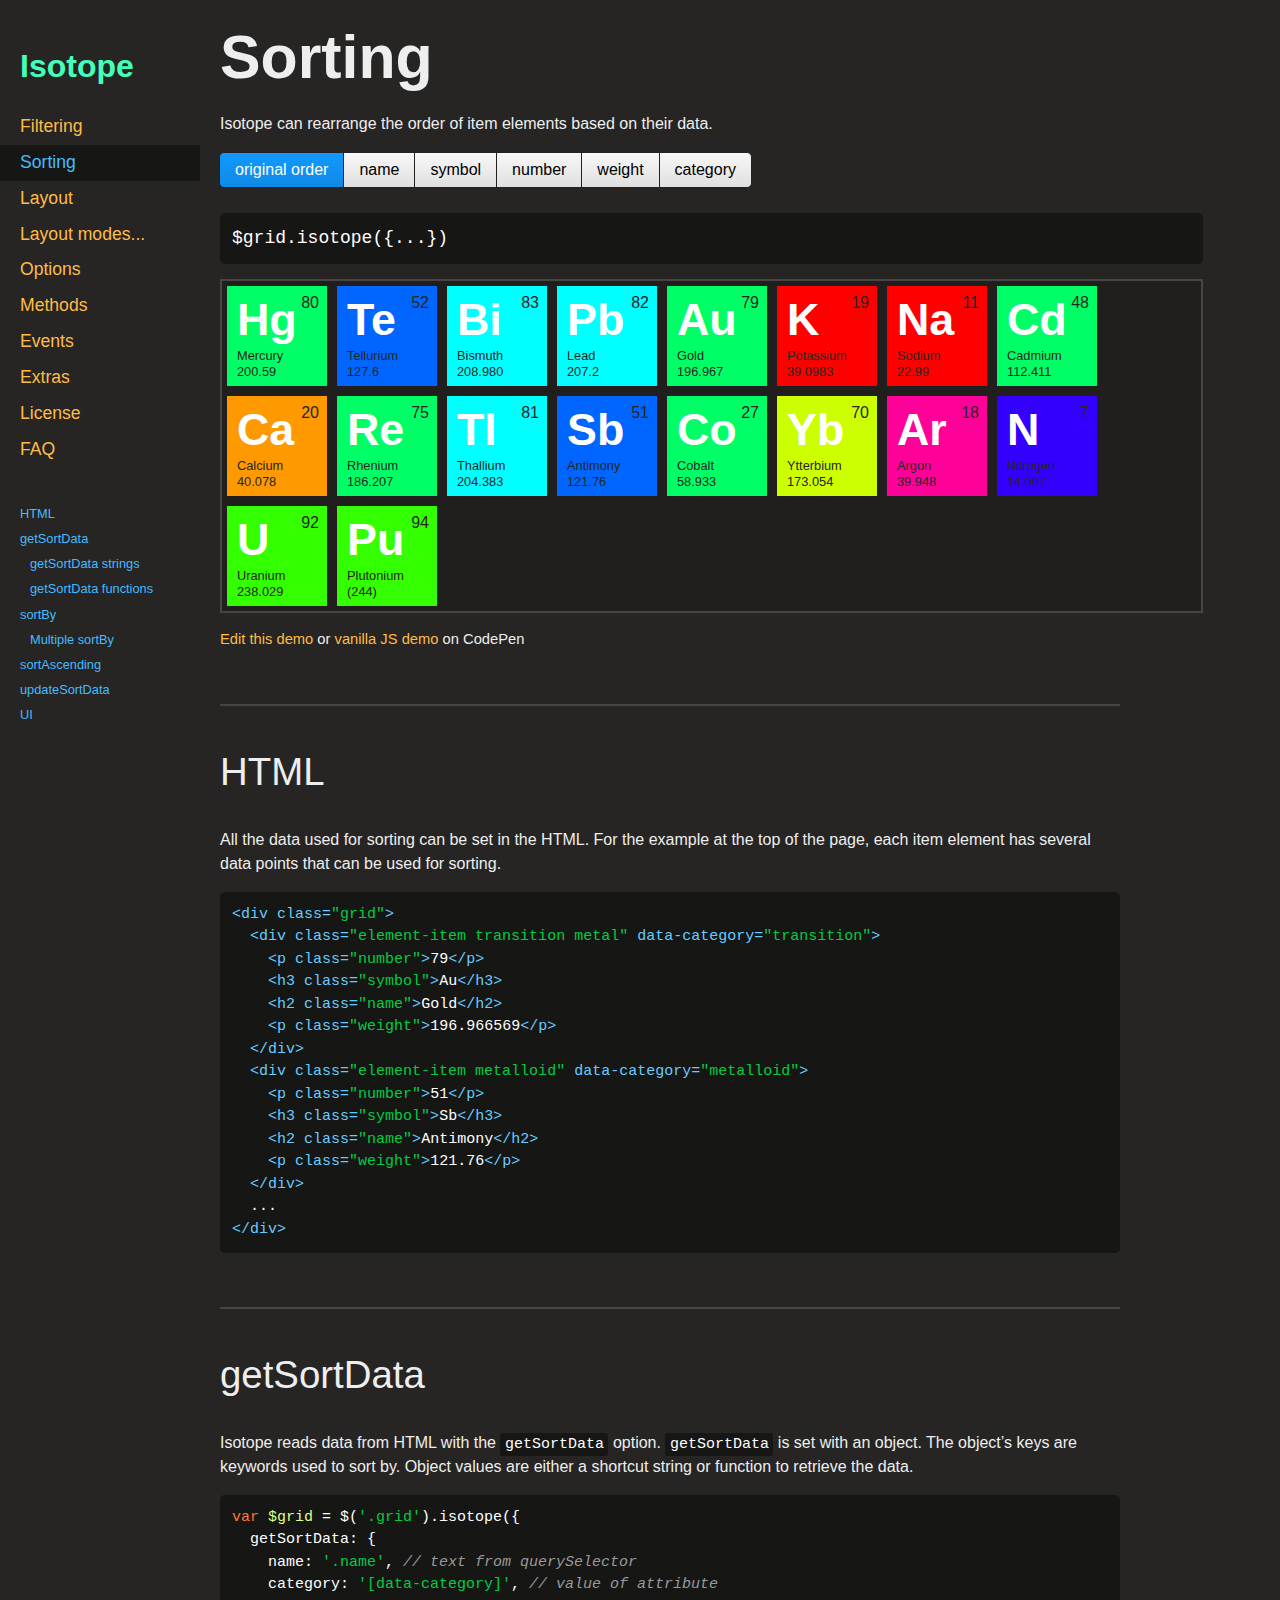
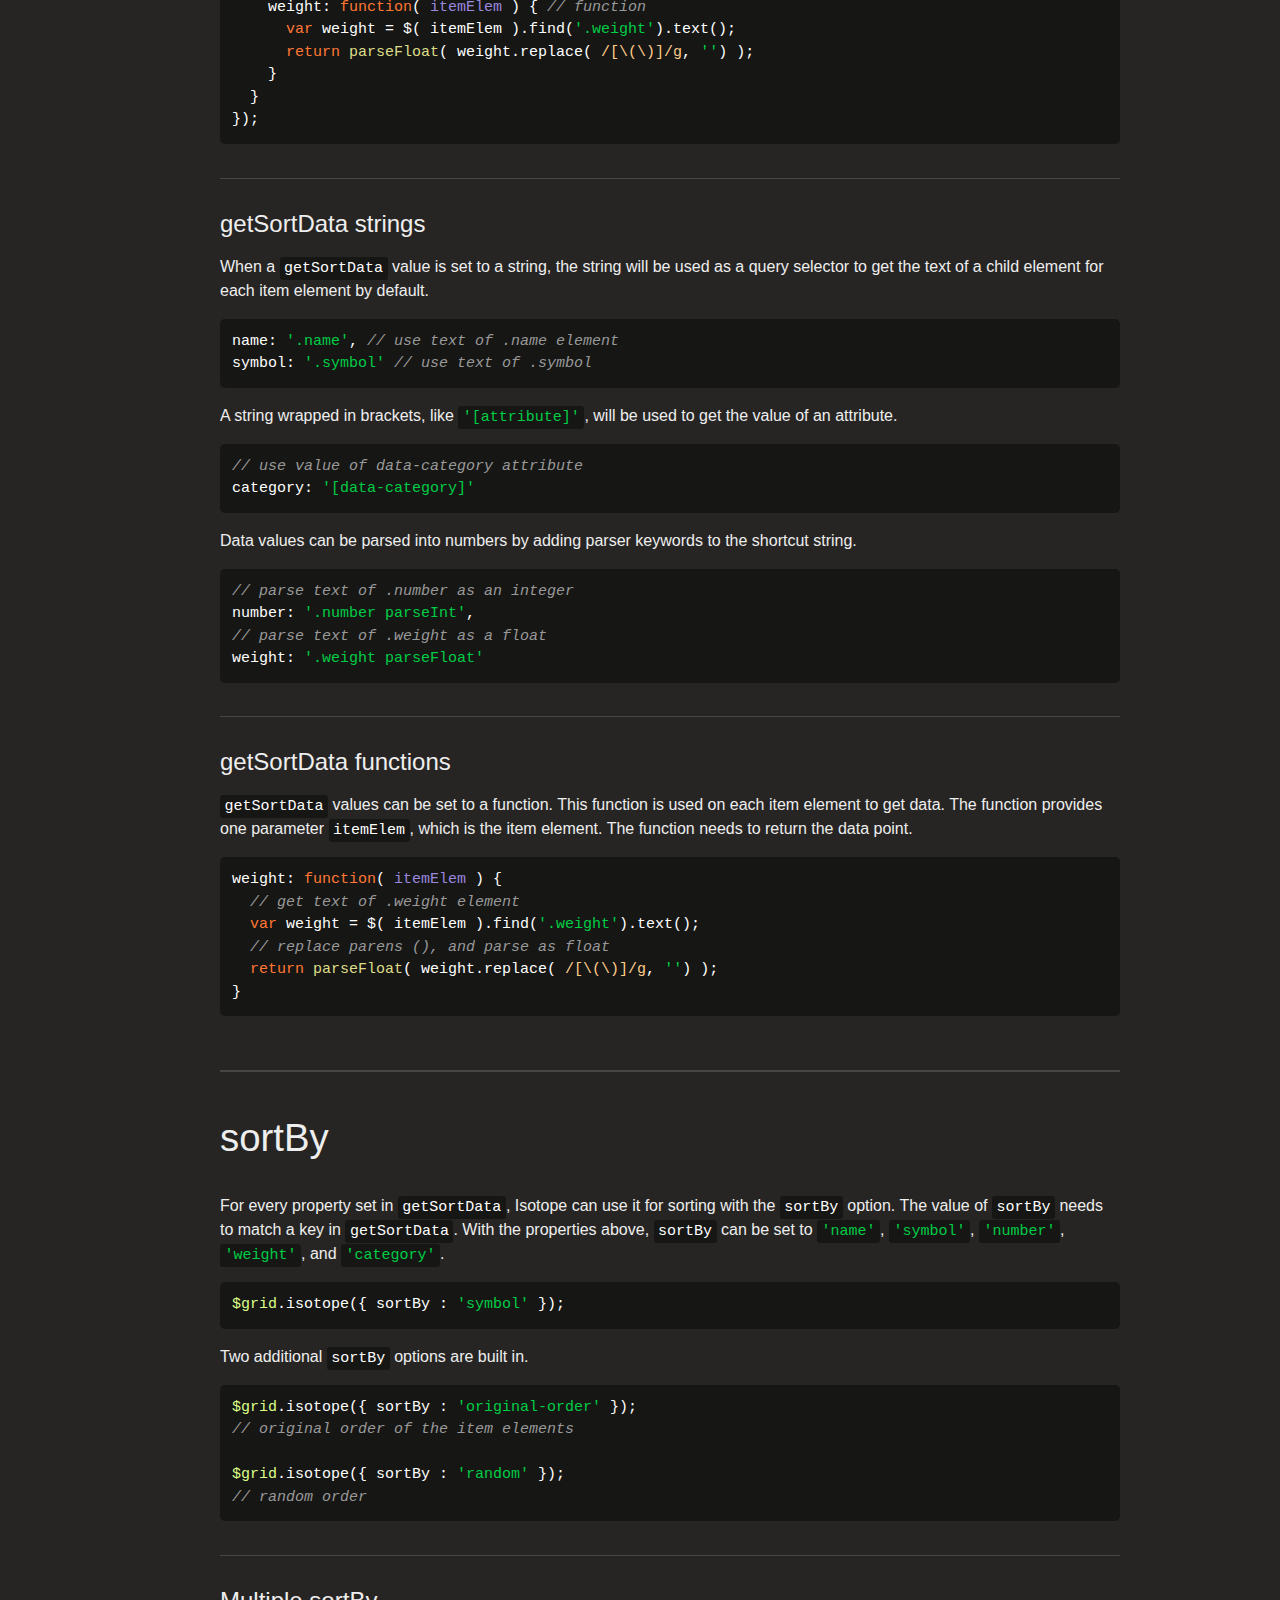
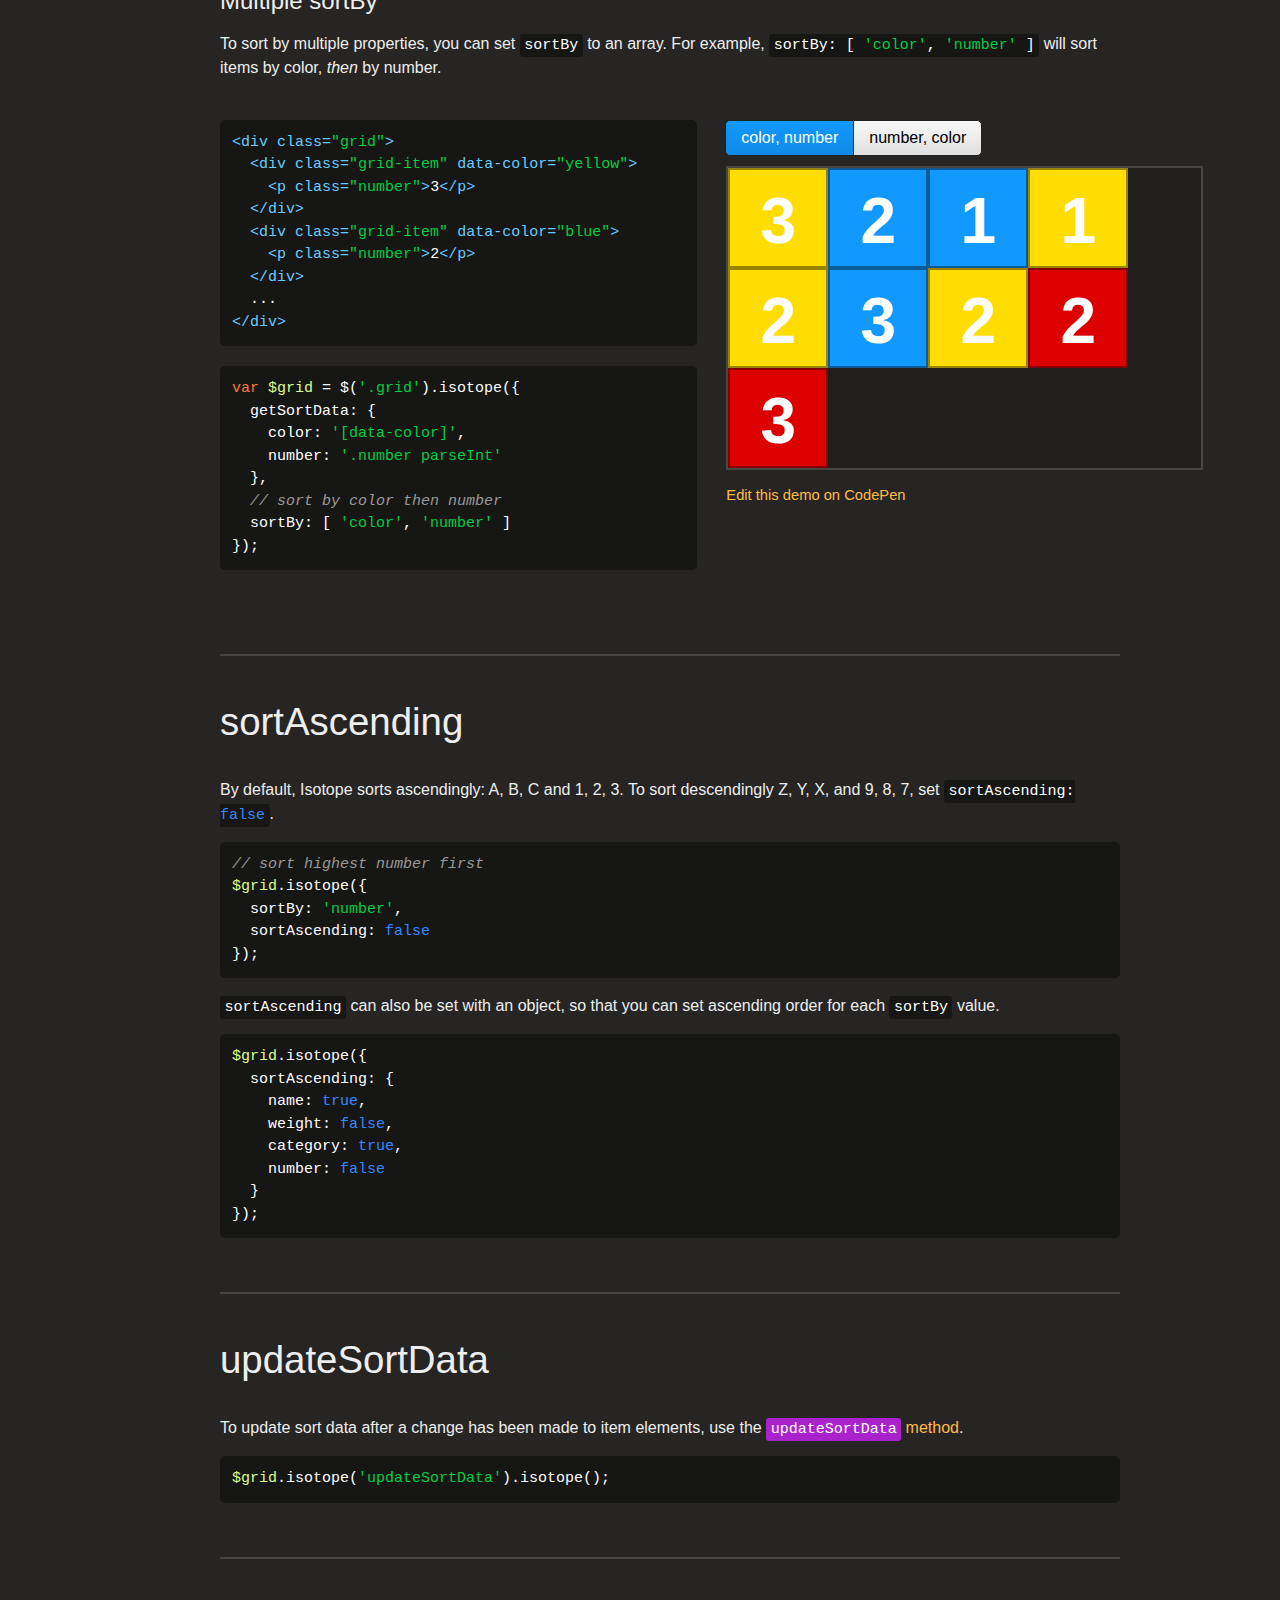
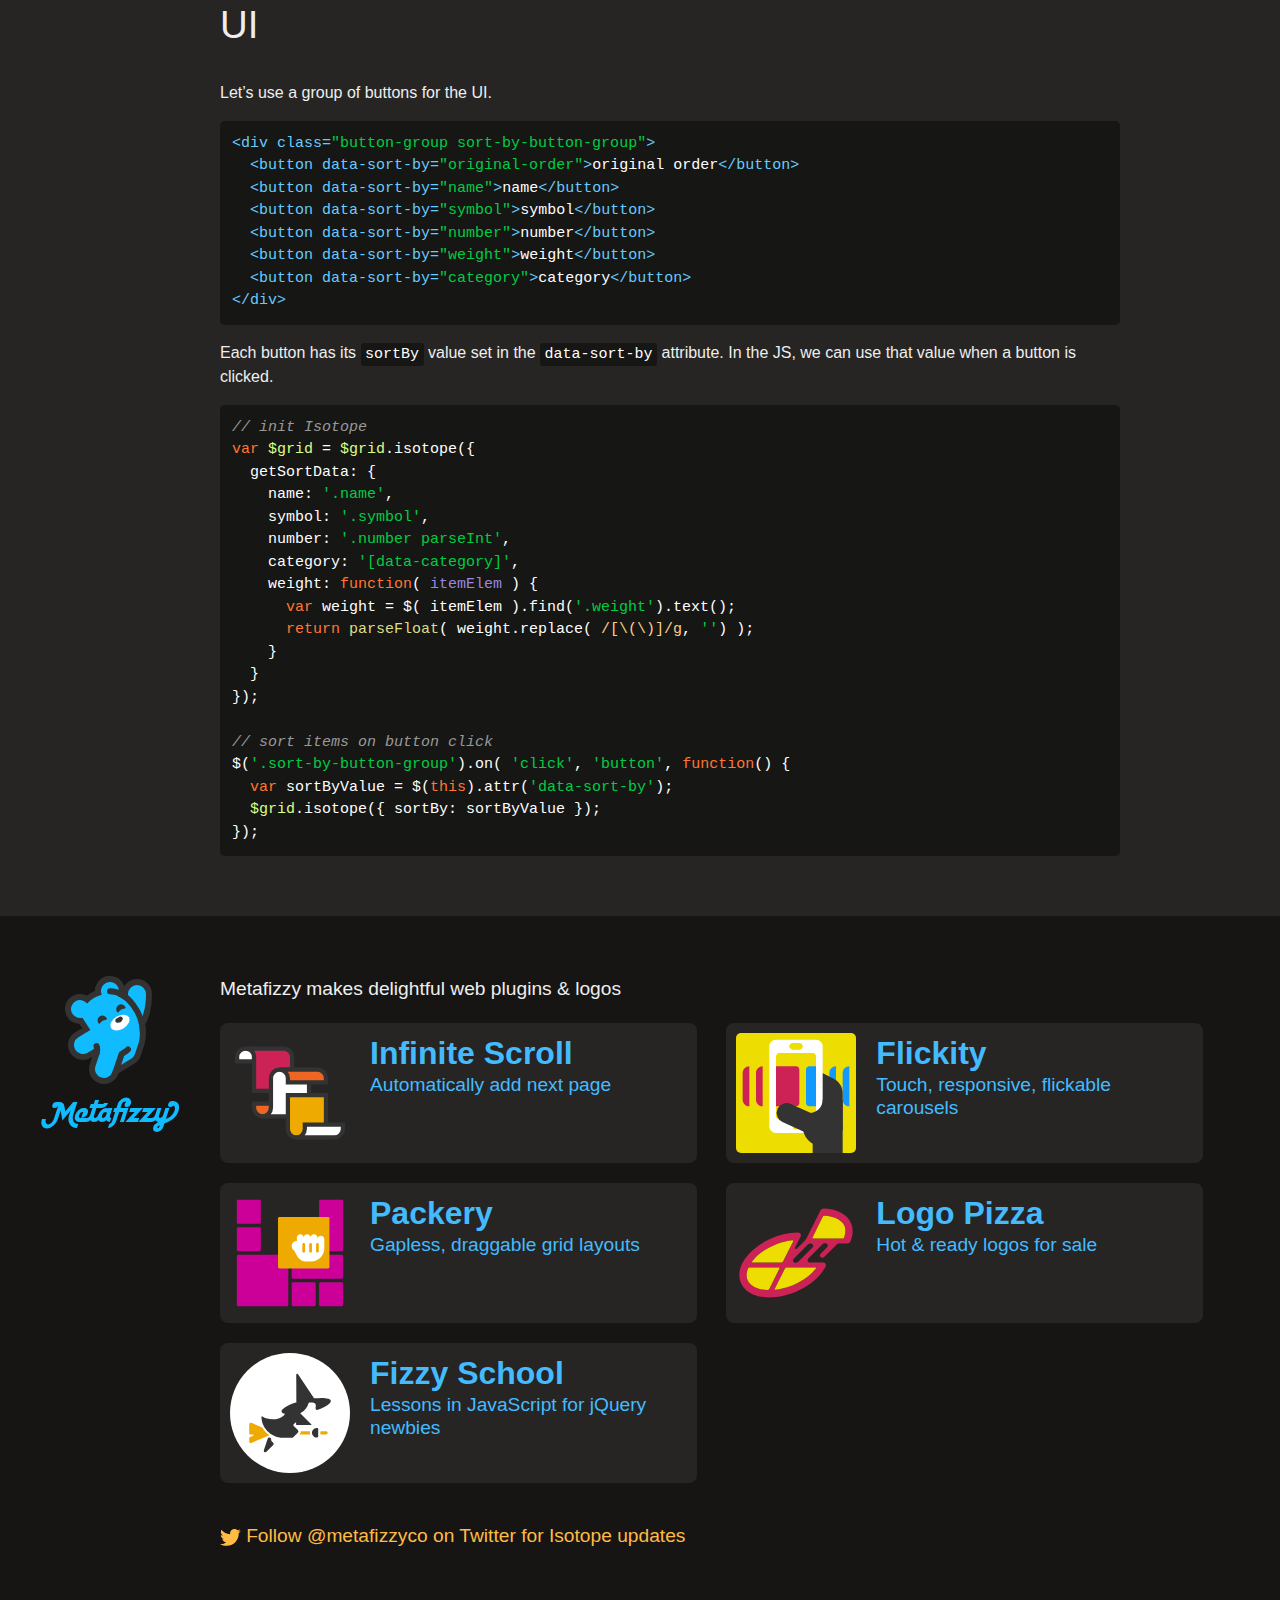
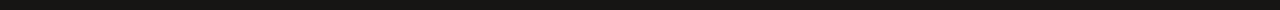
<file: js/isotope-docs/sorting.html>
<!doctype html>
<html class="export" lang="en">
<head>
  <meta charset="utf-8">
  <meta name="viewport" content="width=device-width">
  <meta name="description" content="Filter &amp; sort magical layouts">

  <title>Isotope &#xB7; Sorting</title>

    <!-- Isotope does not require any CSS files -->
    <link rel="stylesheet" href="css/isotope-docs.css?6" media="screen">

  <meta name="twitter:card" content="summary">
  <meta name="twitter:site" content="@metafizzyco">
  <meta name="twitter:url" content="https://isotope.metafizzy.co/sorting.html">
  <meta name="twitter:title" content="Isotope Sorting">
  <meta name="twitter:description" content="Filter &amp; sort magical layouts">

</head>
<body class="page--sorting">


  <div class="nav">
    <h1 class="nav__title"><a href=".">Isotope</a></h1>
  
    <ol class="site-nav">
      <li class="site-nav__item site-nav__item--filtering">
        <a class="site-nav__item__link" href="filtering.html">Filtering</a></li>
      <li class="site-nav__item site-nav__item--sorting">
        <a class="site-nav__item__link" href="sorting.html">Sorting</a></li>
      <li class="site-nav__item site-nav__item--layout ">
        <a class="site-nav__item__link" href="layout.html">Layout</a>
      </li>
      <li class="site-nav__item site-nav__item--layout-modes sub-nav-parent">
        <a class="site-nav__item__link" href="layout-modes.html">Layout modes</a>
        <ul class="sub-nav">
            <li class="sub-nav__item sub-nav__item--masonry">
              <a class="sub-nav__item__link" href="layout-modes/masonry.html">masonry</a></li>
            <li class="sub-nav__item sub-nav__item--fitrows">
              <a class="sub-nav__item__link" href="layout-modes/fitrows.html">fitRows</a></li>
            <li class="sub-nav__item sub-nav__item--vertical">
              <a class="sub-nav__item__link" href="layout-modes/vertical.html">vertical</a></li>
            <li class="sub-nav__item sub-nav__item--packery">
              <a class="sub-nav__item__link" href="layout-modes/packery.html">packery</a></li>
            <li class="sub-nav__item sub-nav__item--cellsbyrow">
              <a class="sub-nav__item__link" href="layout-modes/cellsbyrow.html">cellsByRow</a></li>
            <li class="sub-nav__item sub-nav__item--masonryhorizontal">
              <a class="sub-nav__item__link" href="layout-modes/masonryhorizontal.html">masonryHorizontal</a></li>
            <li class="sub-nav__item sub-nav__item--fitcolumns">
              <a class="sub-nav__item__link" href="layout-modes/fitcolumns.html">fitColumns</a></li>
            <li class="sub-nav__item sub-nav__item--cellsbycolumn">
              <a class="sub-nav__item__link" href="layout-modes/cellsbycolumn.html">cellsByColumn</a></li>
            <li class="sub-nav__item sub-nav__item--horiz">
              <a class="sub-nav__item__link" href="layout-modes/horiz.html">horiz</a></li>
        </ul>
      </li>
      <li class="site-nav__item site-nav__item--options">
        <a class="site-nav__item__link" href="options.html">Options</a></li>
      <li class="site-nav__item site-nav__item--methods">
        <a class="site-nav__item__link" href="methods.html">Methods</a></li>
      <li class="site-nav__item site-nav__item--events">
        <a class="site-nav__item__link" href="events.html">Events</a></li>
      <li class="site-nav__item site-nav__item--extras">
        <a class="site-nav__item__link" href="extras.html">Extras</a></li>
      <li class="site-nav__item site-nav__item--license">
        <a class="site-nav__item__link" href="license.html">License</a></li>
      <li class="site-nav__item site-nav__item--faq">
        <a class="site-nav__item__link" href="faq.html">FAQ</a></li>
    </ol>
  
    <ul class="page-nav" data-js="page-nav">
<li class="page-nav__item page-nav__item--h2"><a href="#html">HTML</a></li>
<li class="page-nav__item page-nav__item--h2"><a href="#getsortdata">getSortData</a></li>
<li class="page-nav__item page-nav__item--h3"><a href="#getsortdata-strings">getSortData strings</a></li>
<li class="page-nav__item page-nav__item--h3"><a href="#getsortdata-functions">getSortData functions</a></li>
<li class="page-nav__item page-nav__item--h2"><a href="#sortby">sortBy</a></li>
<li class="page-nav__item page-nav__item--h3"><a href="#multiple-sortby">Multiple sortBy</a></li>
<li class="page-nav__item page-nav__item--h2"><a href="#sortascending">sortAscending</a></li>
<li class="page-nav__item page-nav__item--h2"><a href="#updatesortdata">updateSortData</a></li>
<li class="page-nav__item page-nav__item--h2"><a href="#ui">UI</a></li>
</ul>
  </div>


  <div id="content" class="main">
    <div class="container">
        <h1>Sorting</h1>


<p>Isotope can rearrange the order of item elements based on their data.</p>

<div class="big-demo go-wide" data-js="sorting-demo">

  <div class="button-group sort-by-button-group js-radio-button-group">
    <button class="button is-checked" data-sort-by="original-order">original order</button>
    <button class="button" data-sort-by="name">name</button>
    <button class="button" data-sort-by="symbol">symbol</button>
    <button class="button" data-sort-by="number">number</button>
    <button class="button" data-sort-by="weight">weight</button>
    <button class="button" data-sort-by="category">category</button>
  </div>

  <pre class="code-display"><code>$grid.isotope({...})</code></pre>

  <div class="grid">
      <div class="element-item transition metal " data-category="transition">
        <h5 class="name">Mercury</h5>
        <p class="symbol">Hg</p>
        <p class="number">80</p>
        <p class="weight">200.59</p>
      </div>
      <div class="element-item metalloid " data-category="metalloid">
        <h5 class="name">Tellurium</h5>
        <p class="symbol">Te</p>
        <p class="number">52</p>
        <p class="weight">127.6</p>
      </div>
      <div class="element-item post-transition metal " data-category="post-transition">
        <h5 class="name">Bismuth</h5>
        <p class="symbol">Bi</p>
        <p class="number">83</p>
        <p class="weight">208.980</p>
      </div>
      <div class="element-item post-transition metal " data-category="post-transition">
        <h5 class="name">Lead</h5>
        <p class="symbol">Pb</p>
        <p class="number">82</p>
        <p class="weight">207.2</p>
      </div>
      <div class="element-item transition metal " data-category="transition">
        <h5 class="name">Gold</h5>
        <p class="symbol">Au</p>
        <p class="number">79</p>
        <p class="weight">196.967</p>
      </div>
      <div class="element-item alkali metal " data-category="alkali">
        <h5 class="name">Potassium</h5>
        <p class="symbol">K</p>
        <p class="number">19</p>
        <p class="weight">39.0983</p>
      </div>
      <div class="element-item alkali metal " data-category="alkali">
        <h5 class="name">Sodium</h5>
        <p class="symbol">Na</p>
        <p class="number">11</p>
        <p class="weight">22.99</p>
      </div>
      <div class="element-item transition metal " data-category="transition">
        <h5 class="name">Cadmium</h5>
        <p class="symbol">Cd</p>
        <p class="number">48</p>
        <p class="weight">112.411</p>
      </div>
      <div class="element-item alkaline-earth metal " data-category="alkaline-earth">
        <h5 class="name">Calcium</h5>
        <p class="symbol">Ca</p>
        <p class="number">20</p>
        <p class="weight">40.078</p>
      </div>
      <div class="element-item transition metal " data-category="transition">
        <h5 class="name">Rhenium</h5>
        <p class="symbol">Re</p>
        <p class="number">75</p>
        <p class="weight">186.207</p>
      </div>
      <div class="element-item post-transition metal " data-category="post-transition">
        <h5 class="name">Thallium</h5>
        <p class="symbol">Tl</p>
        <p class="number">81</p>
        <p class="weight">204.383</p>
      </div>
      <div class="element-item metalloid " data-category="metalloid">
        <h5 class="name">Antimony</h5>
        <p class="symbol">Sb</p>
        <p class="number">51</p>
        <p class="weight">121.76</p>
      </div>
      <div class="element-item transition metal " data-category="transition">
        <h5 class="name">Cobalt</h5>
        <p class="symbol">Co</p>
        <p class="number">27</p>
        <p class="weight">58.933</p>
      </div>
      <div class="element-item lanthanoid metal inner-transition " data-category="lanthanoid">
        <h5 class="name">Ytterbium</h5>
        <p class="symbol">Yb</p>
        <p class="number">70</p>
        <p class="weight">173.054</p>
      </div>
      <div class="element-item noble-gas nonmetal " data-category="noble-gas">
        <h5 class="name">Argon</h5>
        <p class="symbol">Ar</p>
        <p class="number">18</p>
        <p class="weight">39.948</p>
      </div>
      <div class="element-item diatomic nonmetal " data-category="diatomic">
        <h5 class="name">Nitrogen</h5>
        <p class="symbol">N</p>
        <p class="number">7</p>
        <p class="weight">14.007</p>
      </div>
      <div class="element-item actinoid metal inner-transition " data-category="actinoid">
        <h5 class="name">Uranium</h5>
        <p class="symbol">U</p>
        <p class="number">92</p>
        <p class="weight">238.029</p>
      </div>
      <div class="element-item actinoid metal inner-transition " data-category="actinoid">
        <h5 class="name">Plutonium</h5>
        <p class="symbol">Pu</p>
        <p class="number">94</p>
        <p class="weight">(244)</p>
      </div>
  </div>

  <p class="edit-demo">
      <a href="https://codepen.io/desandro/pen/lzCqe">Edit this demo</a>
      or <a href="https://codepen.io/desandro/pen/Wwabpr">vanilla JS demo</a> on CodePen
  </p>
</div>


<h2 id="html">HTML</h2>

<p>All the data used for sorting can be set in the HTML. For the example at the top of the page, each item element has several data points that can be used for sorting.</p>

<pre><code class="html"><span class="tag">&lt;<span class="name">div</span> <span class="attr">class</span>=<span class="string">&quot;grid&quot;</span>&gt;</span>
  <span class="tag">&lt;<span class="name">div</span> <span class="attr">class</span>=<span class="string">&quot;element-item transition metal&quot;</span> <span class="attr">data-category</span>=<span class="string">&quot;transition&quot;</span>&gt;</span>
    <span class="tag">&lt;<span class="name">p</span> <span class="attr">class</span>=<span class="string">&quot;number&quot;</span>&gt;</span>79<span class="tag">&lt;/<span class="name">p</span>&gt;</span>
    <span class="tag">&lt;<span class="name">h3</span> <span class="attr">class</span>=<span class="string">&quot;symbol&quot;</span>&gt;</span>Au<span class="tag">&lt;/<span class="name">h3</span>&gt;</span>
    <span class="tag">&lt;<span class="name">h2</span> <span class="attr">class</span>=<span class="string">&quot;name&quot;</span>&gt;</span>Gold<span class="tag">&lt;/<span class="name">h2</span>&gt;</span>
    <span class="tag">&lt;<span class="name">p</span> <span class="attr">class</span>=<span class="string">&quot;weight&quot;</span>&gt;</span>196.966569<span class="tag">&lt;/<span class="name">p</span>&gt;</span>
  <span class="tag">&lt;/<span class="name">div</span>&gt;</span>
  <span class="tag">&lt;<span class="name">div</span> <span class="attr">class</span>=<span class="string">&quot;element-item metalloid&quot;</span> <span class="attr">data-category</span>=<span class="string">&quot;metalloid&quot;</span>&gt;</span>
    <span class="tag">&lt;<span class="name">p</span> <span class="attr">class</span>=<span class="string">&quot;number&quot;</span>&gt;</span>51<span class="tag">&lt;/<span class="name">p</span>&gt;</span>
    <span class="tag">&lt;<span class="name">h3</span> <span class="attr">class</span>=<span class="string">&quot;symbol&quot;</span>&gt;</span>Sb<span class="tag">&lt;/<span class="name">h3</span>&gt;</span>
    <span class="tag">&lt;<span class="name">h2</span> <span class="attr">class</span>=<span class="string">&quot;name&quot;</span>&gt;</span>Antimony<span class="tag">&lt;/<span class="name">h2</span>&gt;</span>
    <span class="tag">&lt;<span class="name">p</span> <span class="attr">class</span>=<span class="string">&quot;weight&quot;</span>&gt;</span>121.76<span class="tag">&lt;/<span class="name">p</span>&gt;</span>
  <span class="tag">&lt;/<span class="name">div</span>&gt;</span>
  ...
<span class="tag">&lt;/<span class="name">div</span>&gt;</span>
</code></pre>


<h2 id="getsortdata">getSortData</h2>

<p>Isotope reads data from HTML with the <code>getSortData</code> option. <code>getSortData</code> is set with an object. The object&#x2019;s keys are keywords used to sort by. Object values are either a shortcut string or function to retrieve the data.</p>

<pre><code class="js"><span class="keyword">var</span> <span class="jquery_var">$grid</span> = $(<span class="string">&apos;.grid&apos;</span>).isotope({
  <span class="attr">getSortData</span>: {
    <span class="attr">name</span>: <span class="string">&apos;.name&apos;</span>, <span class="comment">// text from querySelector</span>
    category: <span class="string">&apos;[data-category]&apos;</span>, <span class="comment">// value of attribute</span>
    weight: <span class="function"><span class="keyword">function</span>(<span class="params"> itemElem </span>) </span>{ <span class="comment">// function</span>
      <span class="keyword">var</span> weight = $( itemElem ).find(<span class="string">&apos;.weight&apos;</span>).text();
      <span class="keyword">return</span> <span class="built_in">parseFloat</span>( weight.replace( <span class="regexp">/[\(\)]/g</span>, <span class="string">&apos;&apos;</span>) );
    }
  }
});
</code></pre>


<h3 id="getsortdata-strings">getSortData strings</h3>

<p>When a <code>getSortData</code> value is set to a string, the string will be used as a query selector to get the text of a child element for each item element by default.</p>

<pre><code class="js">name: <span class="string">&apos;.name&apos;</span>, <span class="comment">// use text of .name element</span>
symbol: <span class="string">&apos;.symbol&apos;</span> <span class="comment">// use text of .symbol</span>
</code></pre>

<p>A string wrapped in brackets, like <code><span class="string">&apos;[attribute]&apos;</span></code>, will be used to get the value of an attribute.</p>

<pre><code class="js"><span class="comment">// use value of data-category attribute</span>
category: <span class="string">&apos;[data-category]&apos;</span>
</code></pre>

<p>Data values can be parsed into numbers by adding parser keywords to the shortcut string.</p>

<pre><code class="js"><span class="comment">// parse text of .number as an integer</span>
number: <span class="string">&apos;.number parseInt&apos;</span>,
<span class="comment">// parse text of .weight as a float</span>
weight: <span class="string">&apos;.weight parseFloat&apos;</span>
</code></pre>


<h3 id="getsortdata-functions">getSortData functions</h3>

<p><code>getSortData</code> values can be set to a function. This function is used on each item element to get data. The function provides one parameter <code>itemElem</code>, which is the item element. The function needs to return the data point.</p>

<pre><code class="js">weight: <span class="function"><span class="keyword">function</span>(<span class="params"> itemElem </span>) </span>{
  <span class="comment">// get text of .weight element</span>
  <span class="keyword">var</span> weight = $( itemElem ).find(<span class="string">&apos;.weight&apos;</span>).text();
  <span class="comment">// replace parens (), and parse as float</span>
  <span class="keyword">return</span> <span class="built_in">parseFloat</span>( weight.replace( <span class="regexp">/[\(\)]/g</span>, <span class="string">&apos;&apos;</span>) );
}
</code></pre>


<h2 id="sortby">sortBy</h2>

<p>For every property set in <code>getSortData</code>, Isotope can use it for sorting with the <code>sortBy</code> option. The value of <code>sortBy</code> needs to match a key in <code>getSortData</code>. With the properties above, <code>sortBy</code> can be set to
  <code><span class="string">&apos;name&apos;</span></code>,
  <code><span class="string">&apos;symbol&apos;</span></code>,
  <code><span class="string">&apos;number&apos;</span></code>,
  <code><span class="string">&apos;weight&apos;</span></code>, and
  <code><span class="string">&apos;category&apos;</span></code>.
</p>

<pre><code class="js"><span class="jquery_var">$grid</span>.isotope({ <span class="attr">sortBy</span> : <span class="string">&apos;symbol&apos;</span> });
</code></pre>

<p>Two additional <code>sortBy</code> options are built in.</p>

<pre><code class="js"><span class="jquery_var">$grid</span>.isotope({ <span class="attr">sortBy</span> : <span class="string">&apos;original-order&apos;</span> });
<span class="comment">// original order of the item elements</span>

<span class="jquery_var">$grid</span>.isotope({ <span class="attr">sortBy</span> : <span class="string">&apos;random&apos;</span> });
<span class="comment">// random order</span>
</code></pre>


<h3 id="multiple-sortby">Multiple sortBy</h3>

<p>To sort by multiple properties, you can set <code>sortBy</code> to an array. For example, <code>sortBy: [ <span class="string">&apos;color&apos;</span>, <span class="string">&apos;number&apos;</span> ]</code> will sort items by color, <em>then</em> by number.</p>

<div class="duo example go-wide">
  <div class="duo__cell example__code">
<pre><code class="html"><span class="tag">&lt;<span class="name">div</span> <span class="attr">class</span>=<span class="string">&quot;grid&quot;</span>&gt;</span>
  <span class="tag">&lt;<span class="name">div</span> <span class="attr">class</span>=<span class="string">&quot;grid-item&quot;</span> <span class="attr">data-color</span>=<span class="string">&quot;yellow&quot;</span>&gt;</span>
    <span class="tag">&lt;<span class="name">p</span> <span class="attr">class</span>=<span class="string">&quot;number&quot;</span>&gt;</span>3<span class="tag">&lt;/<span class="name">p</span>&gt;</span>
  <span class="tag">&lt;/<span class="name">div</span>&gt;</span>
  <span class="tag">&lt;<span class="name">div</span> <span class="attr">class</span>=<span class="string">&quot;grid-item&quot;</span> <span class="attr">data-color</span>=<span class="string">&quot;blue&quot;</span>&gt;</span>
    <span class="tag">&lt;<span class="name">p</span> <span class="attr">class</span>=<span class="string">&quot;number&quot;</span>&gt;</span>2<span class="tag">&lt;/<span class="name">p</span>&gt;</span>
  <span class="tag">&lt;/<span class="name">div</span>&gt;</span>
  ...
<span class="tag">&lt;/<span class="name">div</span>&gt;</span>
</code></pre>

<pre><code class="js"><span class="keyword">var</span> <span class="jquery_var">$grid</span> = $(<span class="string">&apos;.grid&apos;</span>).isotope({
  <span class="attr">getSortData</span>: {
    <span class="attr">color</span>: <span class="string">&apos;[data-color]&apos;</span>,
    <span class="attr">number</span>: <span class="string">&apos;.number parseInt&apos;</span>
  },
  <span class="comment">// sort by color then number</span>
  sortBy: [ <span class="string">&apos;color&apos;</span>, <span class="string">&apos;number&apos;</span> ]
});
</code></pre>
  </div>

  <div class="duo__cell example__demo" data-js="multiple-sort-by">
  
    <div class="button-group js-radio-button-group">
      <button class="button is-checked" data-sort-by="color,number">color, number</button>
      <button class="button" data-sort-by="number,color">number, color</button>
    </div>
  
    <div class="grid">
      <div class="grid-multi-item" data-color="yellow">
        <p class="number">3</p>
      </div>
      <div class="grid-multi-item" data-color="blue">
        <p class="number">2</p>
      </div>
      <div class="grid-multi-item" data-color="blue">
        <p class="number">1</p>
      </div>
      <div class="grid-multi-item" data-color="yellow">
        <p class="number">1</p>
      </div>
      <div class="grid-multi-item" data-color="yellow">
        <p class="number">2</p>
      </div>
      <div class="grid-multi-item" data-color="blue">
        <p class="number">3</p>
      </div>
      <div class="grid-multi-item" data-color="yellow">
        <p class="number">2</p>
      </div>
      <div class="grid-multi-item" data-color="red">
        <p class="number">2</p>
      </div>
      <div class="grid-multi-item" data-color="red">
        <p class="number">3</p>
      </div>
    </div>
  
    <p class="edit-demo">
        <a href="https://codepen.io/desandro/pen/sxAJL">Edit this demo on CodePen</a>
    </p>
  </div>

</div>


<h2 id="sortascending">sortAscending</h2>

<p>By default, Isotope sorts ascendingly: A, B, C and 1, 2, 3. To sort descendingly Z, Y, X, and 9, 8, 7, set <code>sortAscending: <span class="literal">false</span></code>.</p>

<pre><code class="js"><span class="comment">// sort highest number first</span>
<span class="jquery_var">$grid</span>.isotope({
  <span class="attr">sortBy</span>: <span class="string">&apos;number&apos;</span>,
  <span class="attr">sortAscending</span>: <span class="literal">false</span>
});
</code></pre>

<p><code>sortAscending</code> can also be set with an object, so that you can set ascending order for each <code>sortBy</code> value.</p>

<pre><code class="js"><span class="jquery_var">$grid</span>.isotope({
  <span class="attr">sortAscending</span>: {
    <span class="attr">name</span>: <span class="literal">true</span>,
    <span class="attr">weight</span>: <span class="literal">false</span>,
    <span class="attr">category</span>: <span class="literal">true</span>,
    <span class="attr">number</span>: <span class="literal">false</span>
  }
});
</code></pre>


<h2 id="updatesortdata">updateSortData</h2>

<p>To update sort data after a change has been made to item elements, use the <a href="methods.html#updatesortdata"><code>updateSortData</code> method</a>.</p>

<pre><code class="js"><span class="jquery_var">$grid</span>.isotope(<span class="string">&apos;updateSortData&apos;</span>).isotope();
</code></pre>


<h2 id="ui">UI</h2>

<p>Let&#x2019;s use a group of buttons for the UI.</p>

<pre><code class="html"><span class="tag">&lt;<span class="name">div</span> <span class="attr">class</span>=<span class="string">&quot;button-group sort-by-button-group&quot;</span>&gt;</span>
  <span class="tag">&lt;<span class="name">button</span> <span class="attr">data-sort-by</span>=<span class="string">&quot;original-order&quot;</span>&gt;</span>original order<span class="tag">&lt;/<span class="name">button</span>&gt;</span>
  <span class="tag">&lt;<span class="name">button</span> <span class="attr">data-sort-by</span>=<span class="string">&quot;name&quot;</span>&gt;</span>name<span class="tag">&lt;/<span class="name">button</span>&gt;</span>
  <span class="tag">&lt;<span class="name">button</span> <span class="attr">data-sort-by</span>=<span class="string">&quot;symbol&quot;</span>&gt;</span>symbol<span class="tag">&lt;/<span class="name">button</span>&gt;</span>
  <span class="tag">&lt;<span class="name">button</span> <span class="attr">data-sort-by</span>=<span class="string">&quot;number&quot;</span>&gt;</span>number<span class="tag">&lt;/<span class="name">button</span>&gt;</span>
  <span class="tag">&lt;<span class="name">button</span> <span class="attr">data-sort-by</span>=<span class="string">&quot;weight&quot;</span>&gt;</span>weight<span class="tag">&lt;/<span class="name">button</span>&gt;</span>
  <span class="tag">&lt;<span class="name">button</span> <span class="attr">data-sort-by</span>=<span class="string">&quot;category&quot;</span>&gt;</span>category<span class="tag">&lt;/<span class="name">button</span>&gt;</span>
<span class="tag">&lt;/<span class="name">div</span>&gt;</span>
</code></pre>

<p>Each button has its <code>sortBy</code> value set in the <code>data-sort-by</code> attribute. In the JS, we can use that value when a button is clicked.</p>

<pre><code class="js"><span class="comment">// init Isotope</span>
<span class="keyword">var</span> <span class="jquery_var">$grid</span> = <span class="jquery_var">$grid</span>.isotope({
  <span class="attr">getSortData</span>: {
    <span class="attr">name</span>: <span class="string">&apos;.name&apos;</span>,
    <span class="attr">symbol</span>: <span class="string">&apos;.symbol&apos;</span>,
    <span class="attr">number</span>: <span class="string">&apos;.number parseInt&apos;</span>,
    <span class="attr">category</span>: <span class="string">&apos;[data-category]&apos;</span>,
    <span class="attr">weight</span>: <span class="function"><span class="keyword">function</span>(<span class="params"> itemElem </span>) </span>{
      <span class="keyword">var</span> weight = $( itemElem ).find(<span class="string">&apos;.weight&apos;</span>).text();
      <span class="keyword">return</span> <span class="built_in">parseFloat</span>( weight.replace( <span class="regexp">/[\(\)]/g</span>, <span class="string">&apos;&apos;</span>) );
    }
  }
});

<span class="comment">// sort items on button click</span>
$(<span class="string">&apos;.sort-by-button-group&apos;</span>).on( <span class="string">&apos;click&apos;</span>, <span class="string">&apos;button&apos;</span>, <span class="function"><span class="keyword">function</span>(<span class="params"></span>) </span>{
  <span class="keyword">var</span> sortByValue = $(<span class="keyword">this</span>).attr(<span class="string">&apos;data-sort-by&apos;</span>);
  <span class="jquery_var">$grid</span>.isotope({ <span class="attr">sortBy</span>: sortByValue });
});
</code></pre>

    </div>
  </div>

  <footer class="site-footer">
  
    <div class="container">
  
      <p class="site-footer__copy">Metafizzy makes delightful web plugins &amp; logos</p>
  
      <div class="showcase">
      
        <ul class="showcase-item-list">
      
            <li class="showcase-item">
              <a class="showcase-item__link" href="https://infinite-scroll.com">
                <div class="showcase-item__image">
                    <svg class="infinite-scroll-illo" xmlns="http://www.w3.org/2000/svg" viewbox="0 0 520 520" width="200" height="200">
                      <path class="infinite-scroll-illo__page infinite-scroll-illo__page--back" d="M90,110H10V90c0-22,18-40,40-40h40V110z"/>
                      <path class="infinite-scroll-illo__page infinite-scroll-illo__page--front1" d="M270,90L270,90c0-22-18-40-40-40h0H50h0c22,0,40,18,40,40v0v0v160h180V90z"/>
                      <path class="infinite-scroll-illo__page infinite-scroll-illo__page--front2" d="M170,330v-20H90v20v0c0,22,18,40,40,40h0h40V330z"/>
                      <path class="infinite-scroll-illo__page infinite-scroll-illo__page--back" d="M350,150H210c-22,0-40,18-40,40v140v0c0,22-18,40-40,40h0h220V150z"/>
                      <path class="infinite-scroll-illo__page infinite-scroll-illo__page--front3" d="M430,470V270H250v160c0,22,18,40,40,40H430z"/>
                      <path class="infinite-scroll-illo__page infinite-scroll-illo__page--front2" d="M250,190v20h180v-20c0-22-18-40-40-40H210h0C232,150,250,168,250,190L250,190z"/>
                      <path class="infinite-scroll-illo__page infinite-scroll-illo__page--back" d="M330,410v20v0c0,22-18,40-40,40h0h180c22,0,40-18,40-40v-20H330z"/>
                    </svg>
                </div>
                <div class="showcase-item__text">
                  <h3 class="showcase-item__title">Infinite Scroll</h3>
                  <p class="showcase-item__description">Automatically add next page</p>
                </div>
              </a>
            </li>
      
            <li class="showcase-item">
              <a class="showcase-item__link" href="https://flickity.metafizzy.co">
                <div class="showcase-item__image">
                    <svg class="flickity-illo" xmlns="http://www.w3.org/2000/svg" viewbox="0 0 360 360" width="100" height="100">
                      <path class="flickity-illo__color1" fill="#19F" d="M300 220L300 220c-11 0-20-9-20-20v-80c0-11 9-20 20-20h0V220z"/>
                      <path class="flickity-illo__color1" fill="#19F" d="M340 220L340 220c-11 0-20-9-20-20v-80c0-11 9-20 20-20h0V220z"/>
                      <path class="flickity-illo__color2" fill="#333" d="M320 290V180c0-18-10-35-27-43L240 110v180H320z"/>
                      <path class="flickity-illo__color3" fill="white" d="M240 300H120c-11 0-20-9-20-20V40c0-11 9-20 20-20h120c11 0 20 9 20 20v240C260 291 251 300 240 300z"/>
                      <path class="flickity-illo__color4" fill="#ED0" d="M230 260H130c-6 0-10-5-10-10V70c0-6 5-10 10-10h100c6 0 10 5 10 10v180 C240 256 236 260 230 260z"/>
                      <path class="flickity-illo__color2" fill="#333" d="M260 200h60v81c0 32-26 59-59 59h0c-34 0-61-27-61-61V240h20 C242 240 260 222 260 200L260 200z"/>
                      <path class="flickity-illo__color5" fill="#C25" d="M180 220h-60V100h60c6 0 10 5 10 10v100C190 216 186 220 180 220z"/>
                      <path class="flickity-illo__color1" fill="#19F" d="M240 220h-20c-6 0-10-5-10-10V110c0-6 5-10 10-10h20V220z"/>
                      <rect class="flickity-illo__color2" fill="#333" x="230" y="280" width="90" height="80"/>
                      <circle class="flickity-illo__color4" fill="#ED0" cx="180" cy="280" r="10"/>
                      <line class="flickity-illo__thumb" stroke="#333" stroke-width="60" stroke-linecap="round" x1="262" y1="290" x2="152" y2="240"/>
                      <path class="flickity-illo__color4" fill="#ED0" d="M190 50h-20c-6 0-10-5-10-10v0c0-6 5-10 10-10h20c6 0 10 5 10 10v0C200 46 196 50 190 50z"/>
                      <path class="flickity-illo__color5" fill="#C25" d="M80 220L80 220c-11 0-20-9-20-20v-80c0-11 9-20 20-20h0V220z"/>
                      <path class="flickity-illo__color5" fill="#C25" d="M40 220L40 220c-11 0-20-9-20-20v-80c0-11 9-20 20-20h0V220z"/>
                    </svg>
                </div>
                <div class="showcase-item__text">
                  <h3 class="showcase-item__title">Flickity</h3>
                  <p class="showcase-item__description">Touch, responsive, flickable carousels</p>
                </div>
              </a>
            </li>
      
            <li class="showcase-item">
              <a class="showcase-item__link" href="https://packery.metafizzy.co">
                <div class="showcase-item__image">
                    <svg class="packery-illo" xmlns="http://www.w3.org/2000/svg" viewbox="0 0 700 700" width="100" height="100">
                      <path class="packery-illo__item" fill="#C09" d="M172 180H48c-4 0-8-4-8-8V48c0-4 4-8 8-8h124c4 0 8 4 8 8v124C180 176 176 180 172 180z"/>
                      <path class="packery-illo__item" fill="#C09" d="M172 340H48c-4 0-8-4-8-8V208c0-4 4-8 8-8h124c4 0 8 4 8 8v124C180 336 176 340 172 340z"/>
                      <path class="packery-illo__item" fill="#C09" d="M492 660H368c-4 0-8-4-8-8V528c0-4 4-8 8-8h124c4 0 8 4 8 8v124C500 656 496 660 492 660z"/>
                      <path class="packery-illo__item" fill="#C09" d="M652 660H528c-4 0-8-4-8-8V528c0-4 4-8 8-8h124c4 0 8 4 8 8v124C660 656 656 660 652 660z"/>
                      <path class="packery-illo__item" fill="#C09" d="M652 500H368c-4 0-8-4-8-8V368c0-4 4-8 8-8h284c4 0 8 4 8 8v124C660 496 656 500 652 500z"/>
                      <path class="packery-illo__item" fill="#C09" d="M332 660H48c-4 0-8-4-8-8V368c0-4 4-8 8-8h284c4 0 8 4 8 8v284C340 656 336 660 332 660z"/>
                      <path class="packery-illo__item" fill="#C09" d="M652 340H528c-4 0-8-4-8-8V48c0-4 4-8 8-8h124c4 0 8 4 8 8v284C660 336 656 340 652 340z"/>
                      <path class="packery-illo__draggie" fill="#EA0" d="M572 440H288c-4 0-8-4-8-8V148c0-4 4-8 8-8h284c4 0 8 4 8 8v284C580 436 576 440 572 440z"/>
                      <g>
                        <path class="packery-illo__hand" fill="white" d="M530 250c-11 0-20 9-20 20v-10c0-11-9-20-20-20s-20 9-20 20c0-11-9-20-20-20s-20 9-20 20c0-11-9-20-20-20
                          s-20 9-20 20v20c-17 0-30 13-30 30c0 11 6 20 14 25l19 35c10 18 30 30 51 30h28
                          c43 0 78-35 78-78V270C550 259 541 250 530 250z"/>
                        <line class="packery-illo__hand-line" stroke="#EA0" fill="none" stroke-width="16" stroke-linecap="round" x1="430" y1="300" x2="430" y2="340"/>
                        <line class="packery-illo__hand-line" stroke="#EA0" fill="none" stroke-width="16" stroke-linecap="round" x1="470" y1="300" x2="470" y2="340"/>
                        <line class="packery-illo__hand-line" stroke="#EA0" fill="none" stroke-width="16" stroke-linecap="round" x1="510" y1="300" x2="510" y2="340"/>
                      </g>
                    </svg>
                </div>
                <div class="showcase-item__text">
                  <h3 class="showcase-item__title">Packery</h3>
                  <p class="showcase-item__description">Gapless, draggable grid layouts</p>
                </div>
              </a>
            </li>
      
            <li class="showcase-item">
              <a class="showcase-item__link" href="http://logo.pizza">
                <div class="showcase-item__image">
                    <svg class="logo-pizza-illo" xmlns="http://www.w3.org/2000/svg" viewbox="0 0 700 700" width="100" height="100">
                      <path class="logo-pizza-illo__outline" fill="#C25" d="M513 91c-9-0-17 5-21 12l-80 160c-3 5-6 10-11 15l-47 47
                        c-5 5-12-1-9-7l32-64c5-11-2-23-14-23h-0c-121 0-268 70-327 180
                        C-9 497 35 609 196 609c138 0 279-85 327-180v0c5-11-2-23-14-23h-77c-13 0-19-15-10-24
                        l81-81c5-5 11-8 18-8l0 0c13 0 19 15 10 24L494 354c-6 6-6 14 0 20c3 3 6 4 10 4
                        c4 0 7-1 10-4l80-80h53c9 0 17-5 21-13C707 190 656 97 513 91z M334 281l-59 117
                        c-2 5-7 8-13 8H97c-4 0-6-4-3-7c49-64 143-114 236-124C333 275 335 278 334 281z
                         M70 441c2-4 6-7 10-7h168c4 0 7 4 5 8l-59 118c-2 4-6 6-11 6
                        C106 565 38 521 70 441z M466 441c-49 64-143 114-236 124c-3 0-6-3-4-6l59-117
                        c2-5 7-8 13-8h166C466 434 468 438 466 441z M446 318l-81 81c-5 5-11 8-18 8l0 0
                        c-13 0-19-15-10-24l81-81c5-5 11-8 18-8l0 0C449 294 455 309 446 318z M447 258L506 139
                        c2-4 6-7 11-6c101 7 140 60 114 126c-2 4-6 7-10 7H452C448 266 445 262 447 258z"/>
                      <path class="logo-pizza-illo__slice" fill="#ED0" d="M334 281l-59 117c-2 5-7 8-13 8H97c-4 0-6-4-3-7
                        c49-64 143-114 236-124C333 275 335 278 334 281z"/>
                      <path class="logo-pizza-illo__slice" fill="#ED0" d="M70 441c2-4 6-7 10-7h168c4 0 7 4 5 8l-59 118c-2 4-6 6-11 6
                        C106 565 38 521 70 441z"/>
                      <path class="logo-pizza-illo__slice" fill="#ED0" d="M466 441c-49 64-143 114-236 124c-3 0-6-3-4-6l59-117
                        c2-5 7-8 13-8h166C466 434 468 438 466 441z"/>
                      <path class="logo-pizza-illo__slice" fill="#ED0" d="M447 258L506 139c2-4 6-7 11-6c101 7 140 60 114 126c-2 4-6 7-10 7H452
                        C448 266 445 262 447 258z"/>
                    </svg>
                </div>
                <div class="showcase-item__text">
                  <h3 class="showcase-item__title">Logo Pizza</h3>
                  <p class="showcase-item__description">Hot &amp; ready logos for sale</p>
                </div>
              </a>
            </li>
      
            <li class="showcase-item">
              <a class="showcase-item__link" href="http://fizzy.school">
                <div class="showcase-item__image">
                    <svg class="witchie-logo" xmlns="http://www.w3.org/2000/svg" viewbox="0 0 1000 1000" width="200" height="200">
                      <circle class="witchie-logo__moon" fill="white" cx="500" cy="500" r="500"/>
                      <path class="witchie-logo__broom" fill="#EA0" d="M582 675a35 35 0 0 0 8-20 3 3 0 0 1 3-2h71a3 3 0 0 1 3 3 59 59 0 0 0 0 20 3 3 0 0 1-3 3h-79A3 3 0 0 1 582 675Zm219 4a13 13 0 0 0 13-14c-1-7-7-12-14-12h-44a3 3 0 0 0-3 3v21a3 3 0 0 0 3 3ZM299 660a203 203 0 0 1-27-36 8 8 0 0 0-4-3L178 582a13 13 0 0 0-18 12v77a8 8 0 0 0 8 8h22a5 5 0 0 1 2 10L164 703a8 8 0 0 0-4 7v28a13 13 0 0 0 18 12l146-63a3 3 0 0 0 1-5A197 197 0 0 1 299 660Z"/>
                      <path class="witchie-logo__dress" fill="#333" d="M326 705h4a13 13 0 0 1 13 13v8a13 13 0 0 0 4 9l13 13a13 13 0 0 1 0 19l-56 56c-10 10-26-0-22-13L314 714A13 13 0 0 1 326 705Zm397-79c-27 0-47 26-37 54 3 7 11 16 17 19a42 42 0 0 0 19 5 38 38 0 0 0 7-1 8 8 0 0 0 6-8v-62a8 8 0 0 0-6-8 38 38 0 0 0-7-1M840 397c-3-15-33-23-77-23a521 521 0 0 0-59 4 5 5 0 0 1-5-2L567 177a8 8 0 0 0-7-4 8 8 0 0 0-8 8l1 227a5 5 0 0 1-4 5c-74 24-123 55-119 76 2 8 11 14 26 18a3 3 0 0 1 1 4l-11 11c-20 20-56 30-92 30-31 0-63-8-84-23a5 5 0 0 0-3-1 5 5 0 0 0-5 5c0 78 68 173 183 173h75a10 10 0 0 0 7-3l38-38a16 16 0 0 0 0-23l-34-34a10 10 0 0 1 0-14l15-15a3 3 0 0 1 5 2v15a5 5 0 0 0 5 5H674a4 4 0 0 0 3-7l-90-90a3 3 0 0 1 1-4c34-19 59-49 67-84a3 3 0 0 1 2-2c6-1 12-1 17-1 22 0 37 5 39 14 1 6 3 11 2 17-5 17 1 31 8 31a6 6 0 0 0 2-0C797 448 845 419 840 397Z"/>
                    </svg>
                </div>
                <div class="showcase-item__text">
                  <h3 class="showcase-item__title">Fizzy School</h3>
                  <p class="showcase-item__description">Lessons in JavaScript for jQuery newbies</p>
                </div>
              </a>
            </li>
      
        </ul> 
      
      </div>
  
      <p class="site-footer__copy">
        <a href="https://twitter.com/metafizzyco">
          <svg class="twitter-logo" xmlns="http://www.w3.org/2000/svg" viewbox="0 0 512 512" width="30" height="30">
            <path d="M512 97c-19 8-39 14-60 16 22-13 38-34 46-58-20 12-43 21-67 25-19-19-46-32-77-32-58 0-117 52-102 129-87-4-165-46-216-110-24 40-19 107 32 140-17 0-33-5-48-13v1c0 51 36 93 84 103-15 4-34 5-47 2 13 42 52 72 98 73-47 36-96 49-155 44 46 30 102 47 161 47 197 0 306-168 299-312 20-15 38-34 52-55z"/>
          </svg>
          Follow @metafizzyco on Twitter for Isotope updates
        </a>
      </p>
  
      <div class="mfzy-brand">
        <a class="mfzy-brand__link" href="https://metafizzy.co">
          <svg class="mfzy-logo" xmlns="http://www.w3.org/2000/svg" xmlns:xlink="http://www.w3.org/1999/xlink" viewbox="0 0 144 144" width="36" height="36">
            <title>Metafizzy logo</title>
            <defs>
              <path id="mfzy-logo__body" d="M 120 24 a 12 12 0 0 0-24 0 a 72 72 0 0 1 -1 11
                a 40 40 0 0 0 -13 -8.5 A 12 12 0 1 0 61.1 25.1 c -8 2 -14 6 -19.6 11.6 
                A 12 12 0 1 0 35.3 55.5 L 45.8 72.1 l -16 9.6 A 12 12 0 0 0 42.2 102.3
                L 58 92.8 a 20 20 0 0 1 -0.2 11.9 l -5.2 15.5 a 12 12 0 0 0 22.8 7.6
                l 1.1 -3.3 l 23.7 -14.2 a 12 12 0 0 0 5.2 -6.5 l 4 -12 A 50 50 0 0 0 111.9 76
                a 52 52 0 0 0 -1.6 -12.8 C 115 57 120 44 120 24Z"/>
              <path id="mfzy-logo__eye" d="M 0 6.5 a 6.5 6.5 0 0 1 13 0 c 0 3.5 -3 0.5 -6.5 0.5 s -6.5 3 -6.5 -0.5 Z"/>
              <clippath id="mfzy-logo__body-clip">
                <use xlink:href="#mfzy-logo__body"/>
              </clippath>
            </defs>
            <use class="mfzy-logo__body-outline" xlink:href="#mfzy-logo__body" fill="#333" stroke="#333" stroke-width="16"/>
            <use class="mfzy-logo__body-fill" xlink:href="#mfzy-logo__body"/>
            <g class="mfzy-logo__stripes" clip-path="url(#mfzy-logo__body-clip)">
              <rect fill="#E62" x="16" width="120" height="138"/>
              <path fill="#C25" d="M96 24L16 72V0h80v24z"/>
              <path fill="#EA0" d="M116 70L16 130v-26l95-57 5 23z"/>
              <path fill="#19F" d="M136 138H16v-8l120-72v80z"/>
            </g>
            <path class="mfzy-logo__cut-ins" stroke="#333" fill="none" stroke-linecap="round" stroke-linejoin="round" stroke-width="8" d="M 72 20.4 c 23 0 44 29 44 56
              M 54 103.4 a 16 16 0 0 0 0 -10
              M 96 98 c -2 2 -8 6 -8.5,6 l -8.4 25.1"/>
            <g transform="translate(53 57) rotate(-31)">
              <ellipse class="mfzy-logo__snout" cx="25" cy="21" rx="14" ry="9" fill="#FFF"/>
              <use class="mfzy-logo__feature" xlink:href="#mfzy-logo__eye" fill="#333"/>
              <use class="mfzy-logo__feature" xlink:href="#mfzy-logo__eye" fill="#333" transform="translate(29 0)"/>
              <path class="mfzy-logo__feature" d="M 28.6 14 a 3 3 0 0 1 1.3 5.6 l -2.6 1.2 a 3 3 0 0 1 -2.6 0
                l -2.6 -1.2 a 3 3 0 0 1 1.3 -5.6 Z" fill="#333"/>
            </g>
          </svg>
          <svg class="mfzy-wordmark" xmlns="http://www.w3.org/2000/svg" viewbox="0 0 280 80" fill="none" stroke="#333" width="140" height="40">
            <g transform="skewX(-18)">
              <path stroke-width="8" d="M38 20h6c4 0 7 2 9 6l9 18l12-24h2v22
              a20 22 0 0 0 20 22M48 22v28a12 15 0 0 1-24 0M98 44a6 6 0 0 0 0-12h-2
              a8 10 0 0 0 0 20h14a8 10 0 0 0 8-10M118 12v30a8 10 0 0 0 16 0M150 36
              q-4-4-8-4a8 10 0 1 0 8 10m0-14v14a8 10 0 0 0 8 10M184 20a9 9 0 0 0-18 0
              v34a8 10 0 0 1-8 10M158 32h24v24M190 32h18l-12 20h18M216 32h18l-12 20h18
              a8 10 0 0 0 8-10m0-14v14a8 10 0 0 0 16 0m0-14v38a6 6 0 0 1-12 0
              c0-12 32-8 32-32c0-10-6-16-15-16M108 24h24a6 6 0 0 0 6-6M102 38h-4"/>
              <g stroke-width="6">
                <circle cx="38" cy="22" r="3"/>
                <circle cx="182" cy="20" r="3"/>
                <circle cx="269" cy="20" r="3"/>
              </g>
            </g>
          </svg>
        </a>
      </div>
  
    </div>
  
  </footer>

<!-- Looking for isotope.js? Use isotope.pkgd.min.js -->
<!-- Isotope does NOT require jQuery. But it does make things easier -->
<script src="https://code.jquery.com/jquery-3.1.1.min.js"></script>
<script>window.jQuery || document.write('<script src="js/jquery.min.js"><\/script>')</script>

  <script src="js/isotope-docs.min.js?6"></script>


</body>
</html>
</file>
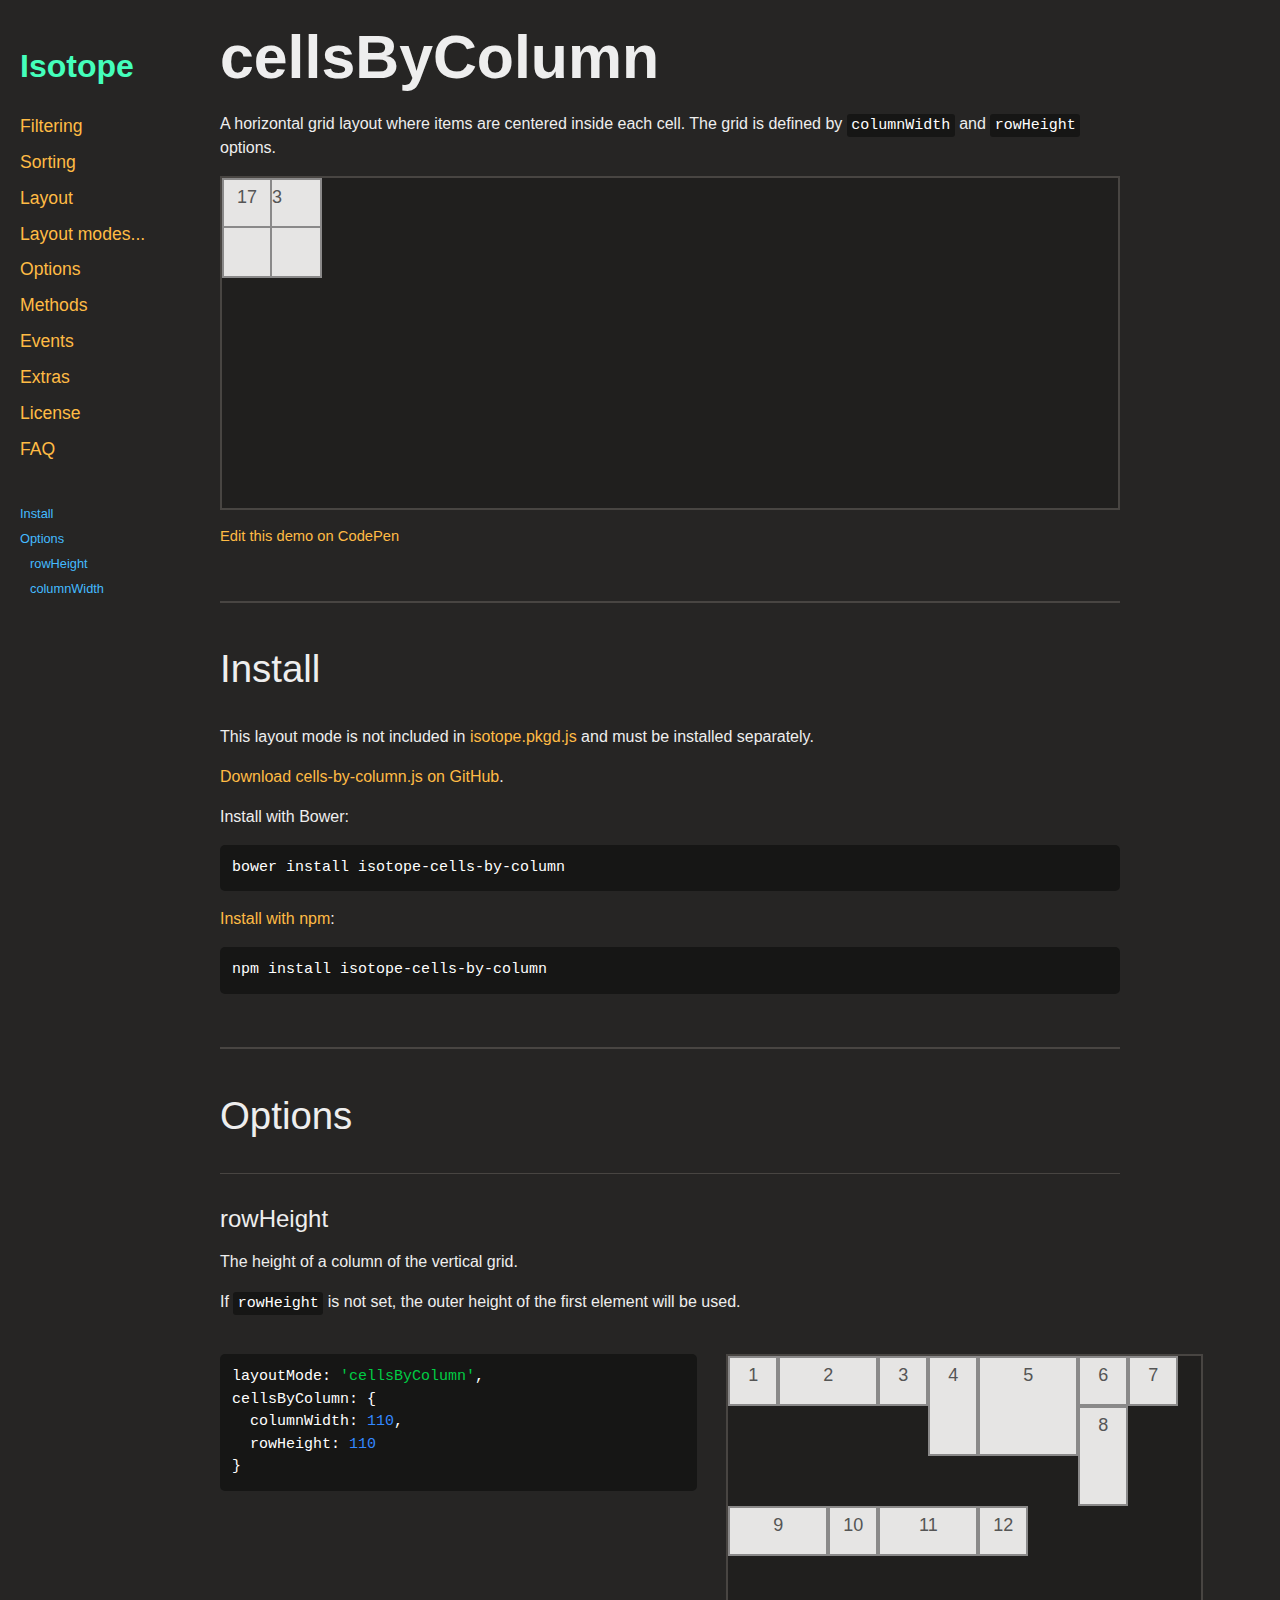
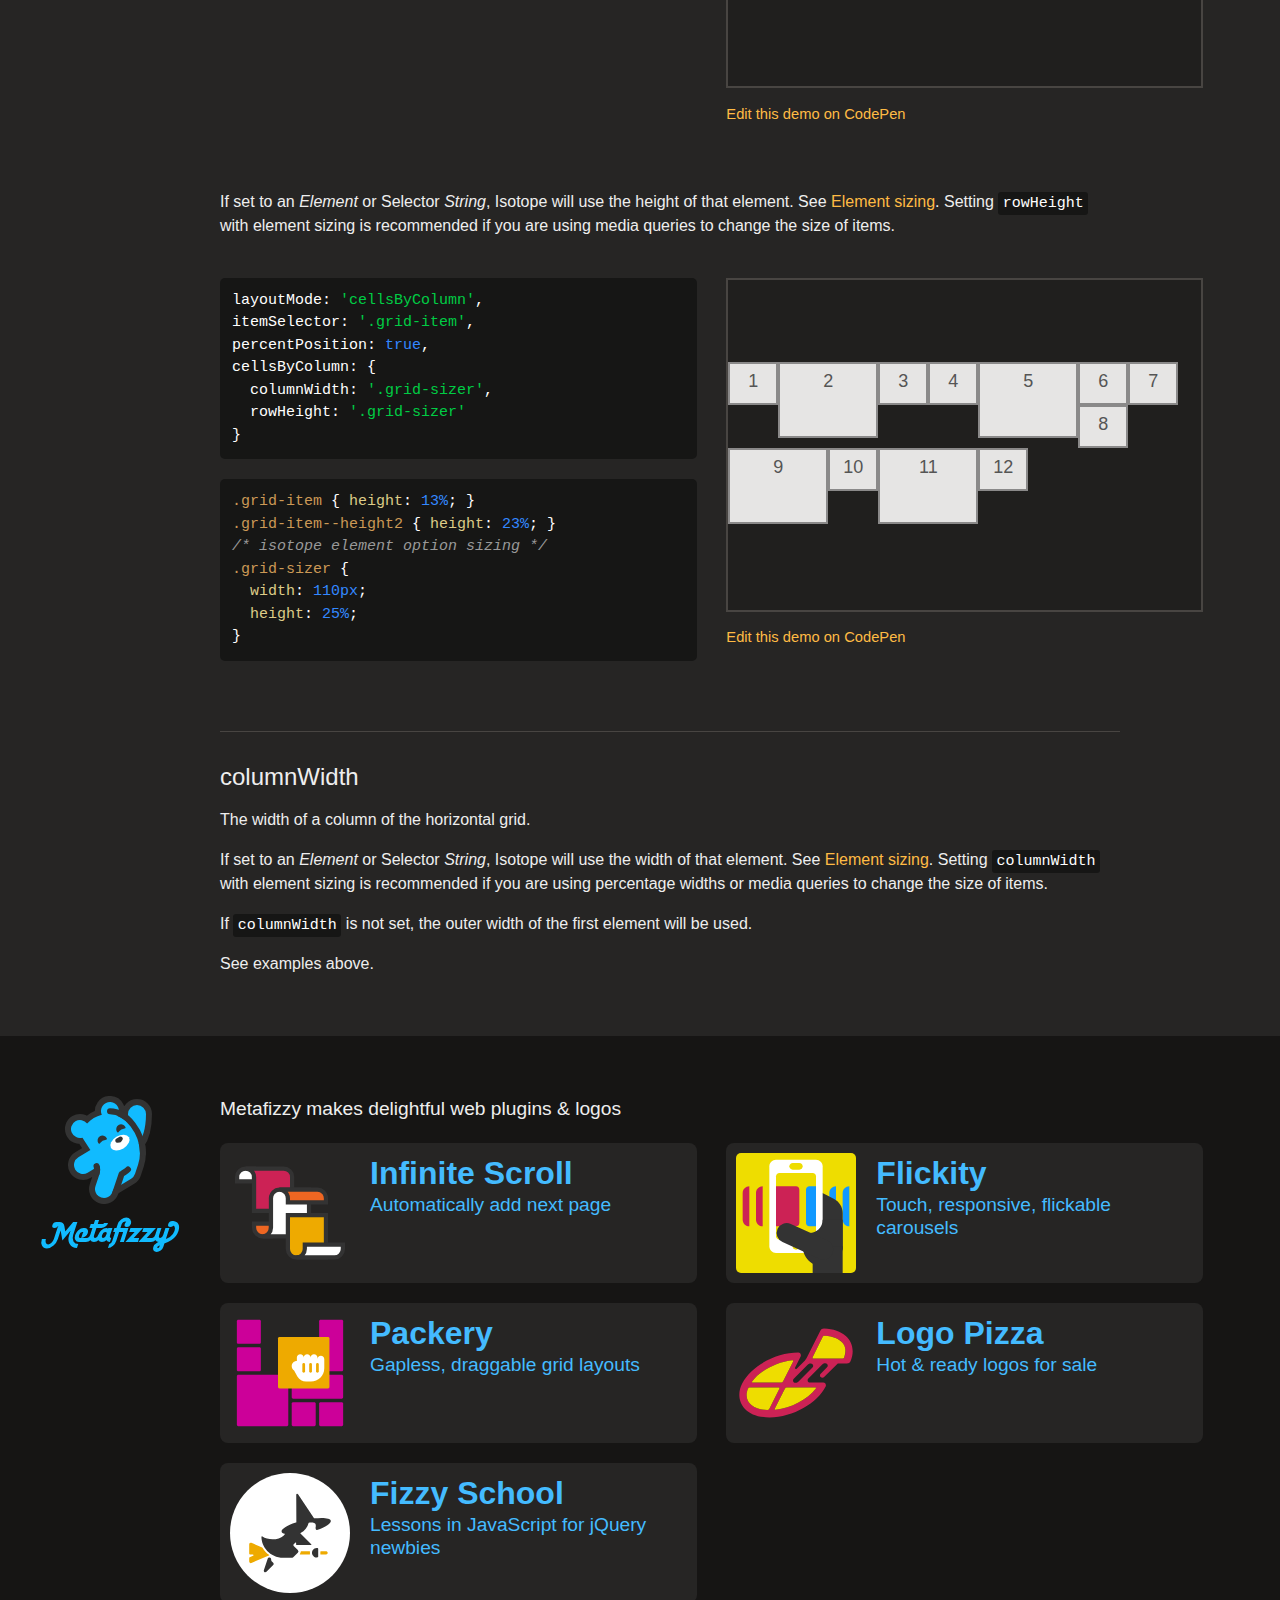
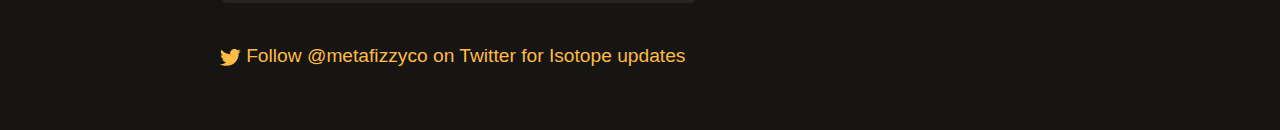
<file: js/isotope-docs/layout-modes/cellsbycolumn.html>
<!doctype html>
<html class="export" lang="en">
<head>
  <meta charset="utf-8">
  <meta name="viewport" content="width=device-width">
  <meta name="description" content="Filter &amp; sort magical layouts">

  <title>Isotope &#xB7; cellsByColumn</title>

    <!-- Isotope does not require any CSS files -->
    <link rel="stylesheet" href="../css/isotope-docs.css?6" media="screen">

  <meta name="twitter:card" content="summary">
  <meta name="twitter:site" content="@metafizzyco">
  <meta name="twitter:url" content="https://isotope.metafizzy.co/cellsbycolumn.html">
  <meta name="twitter:title" content="Isotope cellsByColumn">
  <meta name="twitter:description" content="Filter &amp; sort magical layouts">

</head>
<body class="page--cellsbycolumn">


  <div class="nav">
    <h1 class="nav__title"><a href="../.">Isotope</a></h1>
  
    <ol class="site-nav">
      <li class="site-nav__item site-nav__item--filtering">
        <a class="site-nav__item__link" href="../filtering.html">Filtering</a></li>
      <li class="site-nav__item site-nav__item--sorting">
        <a class="site-nav__item__link" href="../sorting.html">Sorting</a></li>
      <li class="site-nav__item site-nav__item--layout ">
        <a class="site-nav__item__link" href="../layout.html">Layout</a>
      </li>
      <li class="site-nav__item site-nav__item--layout-modes sub-nav-parent">
        <a class="site-nav__item__link" href="../layout-modes.html">Layout modes</a>
        <ul class="sub-nav">
            <li class="sub-nav__item sub-nav__item--masonry">
              <a class="sub-nav__item__link" href="../layout-modes/masonry.html">masonry</a></li>
            <li class="sub-nav__item sub-nav__item--fitrows">
              <a class="sub-nav__item__link" href="../layout-modes/fitrows.html">fitRows</a></li>
            <li class="sub-nav__item sub-nav__item--vertical">
              <a class="sub-nav__item__link" href="../layout-modes/vertical.html">vertical</a></li>
            <li class="sub-nav__item sub-nav__item--packery">
              <a class="sub-nav__item__link" href="../layout-modes/packery.html">packery</a></li>
            <li class="sub-nav__item sub-nav__item--cellsbyrow">
              <a class="sub-nav__item__link" href="../layout-modes/cellsbyrow.html">cellsByRow</a></li>
            <li class="sub-nav__item sub-nav__item--masonryhorizontal">
              <a class="sub-nav__item__link" href="../layout-modes/masonryhorizontal.html">masonryHorizontal</a></li>
            <li class="sub-nav__item sub-nav__item--fitcolumns">
              <a class="sub-nav__item__link" href="../layout-modes/fitcolumns.html">fitColumns</a></li>
            <li class="sub-nav__item sub-nav__item--cellsbycolumn">
              <a class="sub-nav__item__link" href="../layout-modes/cellsbycolumn.html">cellsByColumn</a></li>
            <li class="sub-nav__item sub-nav__item--horiz">
              <a class="sub-nav__item__link" href="../layout-modes/horiz.html">horiz</a></li>
        </ul>
      </li>
      <li class="site-nav__item site-nav__item--options">
        <a class="site-nav__item__link" href="../options.html">Options</a></li>
      <li class="site-nav__item site-nav__item--methods">
        <a class="site-nav__item__link" href="../methods.html">Methods</a></li>
      <li class="site-nav__item site-nav__item--events">
        <a class="site-nav__item__link" href="../events.html">Events</a></li>
      <li class="site-nav__item site-nav__item--extras">
        <a class="site-nav__item__link" href="../extras.html">Extras</a></li>
      <li class="site-nav__item site-nav__item--license">
        <a class="site-nav__item__link" href="../license.html">License</a></li>
      <li class="site-nav__item site-nav__item--faq">
        <a class="site-nav__item__link" href="../faq.html">FAQ</a></li>
    </ol>
  
    <ul class="page-nav" data-js="page-nav">
<li class="page-nav__item page-nav__item--h2"><a href="#install">Install</a></li>
<li class="page-nav__item page-nav__item--h2"><a href="#options">Options</a></li>
<li class="page-nav__item page-nav__item--h3"><a href="#rowheight">rowHeight</a></li>
<li class="page-nav__item page-nav__item--h3"><a href="#columnwidth">columnWidth</a></li>
</ul>
  </div>


  <div id="content" class="main">
    <div class="container">
        <h1>cellsByColumn</h1>


<p>A horizontal grid layout where items are centered inside each cell. The grid is defined by <code>columnWidth</code> and <code>rowHeight</code> options.</p>

<div class="big-demo">
  <div class="grid grid--horizontal grid--counting" data-isotope="{ &quot;layoutMode&quot;: &quot;cellsByColumn&quot;, &quot;cellsByColumn&quot;: { &quot;columnWidth&quot;: 110, &quot;rowHeight&quot;: 110 } }">
    <div class="grid-item"></div>
    <div class="grid-item grid-item--width2"></div>
    <div class="grid-item"></div>
    <div class="grid-item grid-item--height2"></div>
    <div class="grid-item grid-item--width2 grid-item--height2"></div>
    <div class="grid-item"></div>
    <div class="grid-item"></div>
    <div class="grid-item grid-item--height2"></div>
    <div class="grid-item grid-item--width2"></div>
    <div class="grid-item"></div>
    <div class="grid-item grid-item--height2"></div>
    <div class="grid-item"></div>
    <div class="grid-item grid-item--width2"></div>
    <div class="grid-item"></div>
    <div class="grid-item grid-item--height2"></div>
    <div class="grid-item"></div>
    <div class="grid-item"></div>
  </div>

  <p class="edit-demo">
      <a href="https://codepen.io/desandro/pen/qAlEy">Edit this demo on CodePen</a>
  </p>
</div>


<h2 id="install">Install</h2>

<p>This layout mode is not included in <a href="../isotope.pkgd.js">isotope.pkgd.js</a> and must be installed separately.</p>

<p><a href="https://raw.github.com/metafizzy/isotope-cells-by-column/master/cells-by-column.js">Download cells-by-column.js on GitHub</a>.</p>

<p>Install with Bower:</p>

<pre><code class="bash">bower install isotope-cells-by-column
</code></pre>

<p><a href="https://www.npmjs.com/package/isotope-cells-by-column">Install with npm</a>:</p>

<pre><code class="bash">npm install isotope-cells-by-column
</code></pre>


<h2 id="options">Options</h2>


<h3 id="rowheight">rowHeight</h3>

<p>The height of a column of the vertical grid.</p>

<p>If <code>rowHeight</code> is not set, the outer height of the first element will be used.</p>

<div class="duo example">
  <div class="duo__cell example__code">
<pre><code class="js">layoutMode: <span class="string">&apos;cellsByColumn&apos;</span>,
<span class="attr">cellsByColumn</span>: {
  <span class="attr">columnWidth</span>: <span class="number">110</span>,
  <span class="attr">rowHeight</span>: <span class="number">110</span>
}
</code></pre>
  </div>
  <div class="duo__cell example__demo">
    <div class="grid grid--horizontal grid--counting" data-isotope="{ &quot;layoutMode&quot;: &quot;cellsByColumn&quot;, &quot;cellsByColumn&quot;: { &quot;columnWidth&quot;: 110, &quot;rowHeight&quot;: 110 } }">
      <div class="grid-item"></div>
      <div class="grid-item grid-item--width2"></div>
      <div class="grid-item"></div>
      <div class="grid-item grid-item--height2"></div>
      <div class="grid-item grid-item--width2 grid-item--height2"></div>
      <div class="grid-item"></div>
      <div class="grid-item"></div>
      <div class="grid-item grid-item--height2"></div>
      <div class="grid-item grid-item--width2"></div>
      <div class="grid-item"></div>
      <div class="grid-item grid-item--width2"></div>
      <div class="grid-item"></div>
    </div>

    <p class="edit-demo">
        <a href="https://codepen.io/desandro/pen/qAlEy">Edit this demo on CodePen</a>
    </p>
  </div>
</div>

<p>If set to an <i>Element</i> or Selector <i>String</i>, Isotope will use the height of that element. See <a href="options.html#element-sizing">Element sizing</a>. Setting <code>rowHeight</code> with element sizing is recommended if you are using media queries to change the size of items.</p>

<div class="duo example">
  <div class="duo__cell example__code">
<pre><code class="js">layoutMode: <span class="string">&apos;cellsByColumn&apos;</span>,
<span class="attr">itemSelector</span>: <span class="string">&apos;.grid-item&apos;</span>,
<span class="attr">percentPosition</span>: <span class="literal">true</span>,
<span class="attr">cellsByColumn</span>: {
  <span class="attr">columnWidth</span>: <span class="string">&apos;.grid-sizer&apos;</span>,
  <span class="attr">rowHeight</span>: <span class="string">&apos;.grid-sizer&apos;</span>
}
</code></pre>

<pre><code class="css"><span class="selector-class">.grid-item</span> { <span class="attribute">height</span>: <span class="number">13%</span>; }
<span class="selector-class">.grid-item--height2</span> { <span class="attribute">height</span>: <span class="number">23%</span>; }
<span class="comment">/* isotope element option sizing */</span>
<span class="selector-class">.grid-sizer</span> {
  <span class="attribute">width</span>: <span class="number">110px</span>;
  <span class="attribute">height</span>: <span class="number">25%</span>;
}
</code></pre>
  </div>
  <div class="duo__cell example__demo">
    <div class="grid grid--horizontal grid--counting grid--cells-by-column-element-sizing" data-isotope="{ &quot;layoutMode&quot;: &quot;cellsByColumn&quot;, &quot;itemSelector&quot;: &quot;.grid-item&quot;, &quot;cellsByColumn&quot;: { &quot;columnWidth&quot;: &quot;.grid-sizer&quot;, &quot;rowHeight&quot;: &quot;.grid-sizer&quot; } }">
      <div class="grid-sizer"></div>
      <div class="grid-item"></div>
      <div class="grid-item grid-item--width2"></div>
      <div class="grid-item"></div>
      <div class="grid-item grid-item--height2"></div>
      <div class="grid-item grid-item--width2 grid-item--height2"></div>
      <div class="grid-item"></div>
      <div class="grid-item"></div>
      <div class="grid-item grid-item--height2"></div>
      <div class="grid-item grid-item--width2"></div>
      <div class="grid-item"></div>
      <div class="grid-item grid-item--width2"></div>
      <div class="grid-item"></div>
    </div>

    <p class="edit-demo">
        <a href="https://codepen.io/desandro/pen/qfatn">Edit this demo on CodePen</a>
    </p>
  </div>
</div>


<h3 id="columnwidth">columnWidth</h3>

<p>The width of a column of the horizontal grid.</p>

<p>If set to an <i>Element</i> or Selector <i>String</i>, Isotope will use the width of that element. See <a href="options.html#element-sizing">Element sizing</a>. Setting <code>columnWidth</code> with element sizing is recommended if you are using percentage widths or media queries to change the size of items.</p>

<p>If <code>columnWidth</code> is not set, the outer width of the first element will be used.</p>

<p>See examples above.</p>

    </div>
  </div>

  <footer class="site-footer">
  
    <div class="container">
  
      <p class="site-footer__copy">Metafizzy makes delightful web plugins &amp; logos</p>
  
      <div class="showcase">
      
        <ul class="showcase-item-list">
      
            <li class="showcase-item">
              <a class="showcase-item__link" href="https://infinite-scroll.com">
                <div class="showcase-item__image">
                    <svg class="infinite-scroll-illo" xmlns="http://www.w3.org/2000/svg" viewbox="0 0 520 520" width="200" height="200">
                      <path class="infinite-scroll-illo__page infinite-scroll-illo__page--back" d="M90,110H10V90c0-22,18-40,40-40h40V110z"/>
                      <path class="infinite-scroll-illo__page infinite-scroll-illo__page--front1" d="M270,90L270,90c0-22-18-40-40-40h0H50h0c22,0,40,18,40,40v0v0v160h180V90z"/>
                      <path class="infinite-scroll-illo__page infinite-scroll-illo__page--front2" d="M170,330v-20H90v20v0c0,22,18,40,40,40h0h40V330z"/>
                      <path class="infinite-scroll-illo__page infinite-scroll-illo__page--back" d="M350,150H210c-22,0-40,18-40,40v140v0c0,22-18,40-40,40h0h220V150z"/>
                      <path class="infinite-scroll-illo__page infinite-scroll-illo__page--front3" d="M430,470V270H250v160c0,22,18,40,40,40H430z"/>
                      <path class="infinite-scroll-illo__page infinite-scroll-illo__page--front2" d="M250,190v20h180v-20c0-22-18-40-40-40H210h0C232,150,250,168,250,190L250,190z"/>
                      <path class="infinite-scroll-illo__page infinite-scroll-illo__page--back" d="M330,410v20v0c0,22-18,40-40,40h0h180c22,0,40-18,40-40v-20H330z"/>
                    </svg>
                </div>
                <div class="showcase-item__text">
                  <h3 class="showcase-item__title">Infinite Scroll</h3>
                  <p class="showcase-item__description">Automatically add next page</p>
                </div>
              </a>
            </li>
      
            <li class="showcase-item">
              <a class="showcase-item__link" href="https://flickity.metafizzy.co">
                <div class="showcase-item__image">
                    <svg class="flickity-illo" xmlns="http://www.w3.org/2000/svg" viewbox="0 0 360 360" width="100" height="100">
                      <path class="flickity-illo__color1" fill="#19F" d="M300 220L300 220c-11 0-20-9-20-20v-80c0-11 9-20 20-20h0V220z"/>
                      <path class="flickity-illo__color1" fill="#19F" d="M340 220L340 220c-11 0-20-9-20-20v-80c0-11 9-20 20-20h0V220z"/>
                      <path class="flickity-illo__color2" fill="#333" d="M320 290V180c0-18-10-35-27-43L240 110v180H320z"/>
                      <path class="flickity-illo__color3" fill="white" d="M240 300H120c-11 0-20-9-20-20V40c0-11 9-20 20-20h120c11 0 20 9 20 20v240C260 291 251 300 240 300z"/>
                      <path class="flickity-illo__color4" fill="#ED0" d="M230 260H130c-6 0-10-5-10-10V70c0-6 5-10 10-10h100c6 0 10 5 10 10v180 C240 256 236 260 230 260z"/>
                      <path class="flickity-illo__color2" fill="#333" d="M260 200h60v81c0 32-26 59-59 59h0c-34 0-61-27-61-61V240h20 C242 240 260 222 260 200L260 200z"/>
                      <path class="flickity-illo__color5" fill="#C25" d="M180 220h-60V100h60c6 0 10 5 10 10v100C190 216 186 220 180 220z"/>
                      <path class="flickity-illo__color1" fill="#19F" d="M240 220h-20c-6 0-10-5-10-10V110c0-6 5-10 10-10h20V220z"/>
                      <rect class="flickity-illo__color2" fill="#333" x="230" y="280" width="90" height="80"/>
                      <circle class="flickity-illo__color4" fill="#ED0" cx="180" cy="280" r="10"/>
                      <line class="flickity-illo__thumb" stroke="#333" stroke-width="60" stroke-linecap="round" x1="262" y1="290" x2="152" y2="240"/>
                      <path class="flickity-illo__color4" fill="#ED0" d="M190 50h-20c-6 0-10-5-10-10v0c0-6 5-10 10-10h20c6 0 10 5 10 10v0C200 46 196 50 190 50z"/>
                      <path class="flickity-illo__color5" fill="#C25" d="M80 220L80 220c-11 0-20-9-20-20v-80c0-11 9-20 20-20h0V220z"/>
                      <path class="flickity-illo__color5" fill="#C25" d="M40 220L40 220c-11 0-20-9-20-20v-80c0-11 9-20 20-20h0V220z"/>
                    </svg>
                </div>
                <div class="showcase-item__text">
                  <h3 class="showcase-item__title">Flickity</h3>
                  <p class="showcase-item__description">Touch, responsive, flickable carousels</p>
                </div>
              </a>
            </li>
      
            <li class="showcase-item">
              <a class="showcase-item__link" href="https://packery.metafizzy.co">
                <div class="showcase-item__image">
                    <svg class="packery-illo" xmlns="http://www.w3.org/2000/svg" viewbox="0 0 700 700" width="100" height="100">
                      <path class="packery-illo__item" fill="#C09" d="M172 180H48c-4 0-8-4-8-8V48c0-4 4-8 8-8h124c4 0 8 4 8 8v124C180 176 176 180 172 180z"/>
                      <path class="packery-illo__item" fill="#C09" d="M172 340H48c-4 0-8-4-8-8V208c0-4 4-8 8-8h124c4 0 8 4 8 8v124C180 336 176 340 172 340z"/>
                      <path class="packery-illo__item" fill="#C09" d="M492 660H368c-4 0-8-4-8-8V528c0-4 4-8 8-8h124c4 0 8 4 8 8v124C500 656 496 660 492 660z"/>
                      <path class="packery-illo__item" fill="#C09" d="M652 660H528c-4 0-8-4-8-8V528c0-4 4-8 8-8h124c4 0 8 4 8 8v124C660 656 656 660 652 660z"/>
                      <path class="packery-illo__item" fill="#C09" d="M652 500H368c-4 0-8-4-8-8V368c0-4 4-8 8-8h284c4 0 8 4 8 8v124C660 496 656 500 652 500z"/>
                      <path class="packery-illo__item" fill="#C09" d="M332 660H48c-4 0-8-4-8-8V368c0-4 4-8 8-8h284c4 0 8 4 8 8v284C340 656 336 660 332 660z"/>
                      <path class="packery-illo__item" fill="#C09" d="M652 340H528c-4 0-8-4-8-8V48c0-4 4-8 8-8h124c4 0 8 4 8 8v284C660 336 656 340 652 340z"/>
                      <path class="packery-illo__draggie" fill="#EA0" d="M572 440H288c-4 0-8-4-8-8V148c0-4 4-8 8-8h284c4 0 8 4 8 8v284C580 436 576 440 572 440z"/>
                      <g>
                        <path class="packery-illo__hand" fill="white" d="M530 250c-11 0-20 9-20 20v-10c0-11-9-20-20-20s-20 9-20 20c0-11-9-20-20-20s-20 9-20 20c0-11-9-20-20-20
                          s-20 9-20 20v20c-17 0-30 13-30 30c0 11 6 20 14 25l19 35c10 18 30 30 51 30h28
                          c43 0 78-35 78-78V270C550 259 541 250 530 250z"/>
                        <line class="packery-illo__hand-line" stroke="#EA0" fill="none" stroke-width="16" stroke-linecap="round" x1="430" y1="300" x2="430" y2="340"/>
                        <line class="packery-illo__hand-line" stroke="#EA0" fill="none" stroke-width="16" stroke-linecap="round" x1="470" y1="300" x2="470" y2="340"/>
                        <line class="packery-illo__hand-line" stroke="#EA0" fill="none" stroke-width="16" stroke-linecap="round" x1="510" y1="300" x2="510" y2="340"/>
                      </g>
                    </svg>
                </div>
                <div class="showcase-item__text">
                  <h3 class="showcase-item__title">Packery</h3>
                  <p class="showcase-item__description">Gapless, draggable grid layouts</p>
                </div>
              </a>
            </li>
      
            <li class="showcase-item">
              <a class="showcase-item__link" href="http://logo.pizza">
                <div class="showcase-item__image">
                    <svg class="logo-pizza-illo" xmlns="http://www.w3.org/2000/svg" viewbox="0 0 700 700" width="100" height="100">
                      <path class="logo-pizza-illo__outline" fill="#C25" d="M513 91c-9-0-17 5-21 12l-80 160c-3 5-6 10-11 15l-47 47
                        c-5 5-12-1-9-7l32-64c5-11-2-23-14-23h-0c-121 0-268 70-327 180
                        C-9 497 35 609 196 609c138 0 279-85 327-180v0c5-11-2-23-14-23h-77c-13 0-19-15-10-24
                        l81-81c5-5 11-8 18-8l0 0c13 0 19 15 10 24L494 354c-6 6-6 14 0 20c3 3 6 4 10 4
                        c4 0 7-1 10-4l80-80h53c9 0 17-5 21-13C707 190 656 97 513 91z M334 281l-59 117
                        c-2 5-7 8-13 8H97c-4 0-6-4-3-7c49-64 143-114 236-124C333 275 335 278 334 281z
                         M70 441c2-4 6-7 10-7h168c4 0 7 4 5 8l-59 118c-2 4-6 6-11 6
                        C106 565 38 521 70 441z M466 441c-49 64-143 114-236 124c-3 0-6-3-4-6l59-117
                        c2-5 7-8 13-8h166C466 434 468 438 466 441z M446 318l-81 81c-5 5-11 8-18 8l0 0
                        c-13 0-19-15-10-24l81-81c5-5 11-8 18-8l0 0C449 294 455 309 446 318z M447 258L506 139
                        c2-4 6-7 11-6c101 7 140 60 114 126c-2 4-6 7-10 7H452C448 266 445 262 447 258z"/>
                      <path class="logo-pizza-illo__slice" fill="#ED0" d="M334 281l-59 117c-2 5-7 8-13 8H97c-4 0-6-4-3-7
                        c49-64 143-114 236-124C333 275 335 278 334 281z"/>
                      <path class="logo-pizza-illo__slice" fill="#ED0" d="M70 441c2-4 6-7 10-7h168c4 0 7 4 5 8l-59 118c-2 4-6 6-11 6
                        C106 565 38 521 70 441z"/>
                      <path class="logo-pizza-illo__slice" fill="#ED0" d="M466 441c-49 64-143 114-236 124c-3 0-6-3-4-6l59-117
                        c2-5 7-8 13-8h166C466 434 468 438 466 441z"/>
                      <path class="logo-pizza-illo__slice" fill="#ED0" d="M447 258L506 139c2-4 6-7 11-6c101 7 140 60 114 126c-2 4-6 7-10 7H452
                        C448 266 445 262 447 258z"/>
                    </svg>
                </div>
                <div class="showcase-item__text">
                  <h3 class="showcase-item__title">Logo Pizza</h3>
                  <p class="showcase-item__description">Hot &amp; ready logos for sale</p>
                </div>
              </a>
            </li>
      
            <li class="showcase-item">
              <a class="showcase-item__link" href="http://fizzy.school">
                <div class="showcase-item__image">
                    <svg class="witchie-logo" xmlns="http://www.w3.org/2000/svg" viewbox="0 0 1000 1000" width="200" height="200">
                      <circle class="witchie-logo__moon" fill="white" cx="500" cy="500" r="500"/>
                      <path class="witchie-logo__broom" fill="#EA0" d="M582 675a35 35 0 0 0 8-20 3 3 0 0 1 3-2h71a3 3 0 0 1 3 3 59 59 0 0 0 0 20 3 3 0 0 1-3 3h-79A3 3 0 0 1 582 675Zm219 4a13 13 0 0 0 13-14c-1-7-7-12-14-12h-44a3 3 0 0 0-3 3v21a3 3 0 0 0 3 3ZM299 660a203 203 0 0 1-27-36 8 8 0 0 0-4-3L178 582a13 13 0 0 0-18 12v77a8 8 0 0 0 8 8h22a5 5 0 0 1 2 10L164 703a8 8 0 0 0-4 7v28a13 13 0 0 0 18 12l146-63a3 3 0 0 0 1-5A197 197 0 0 1 299 660Z"/>
                      <path class="witchie-logo__dress" fill="#333" d="M326 705h4a13 13 0 0 1 13 13v8a13 13 0 0 0 4 9l13 13a13 13 0 0 1 0 19l-56 56c-10 10-26-0-22-13L314 714A13 13 0 0 1 326 705Zm397-79c-27 0-47 26-37 54 3 7 11 16 17 19a42 42 0 0 0 19 5 38 38 0 0 0 7-1 8 8 0 0 0 6-8v-62a8 8 0 0 0-6-8 38 38 0 0 0-7-1M840 397c-3-15-33-23-77-23a521 521 0 0 0-59 4 5 5 0 0 1-5-2L567 177a8 8 0 0 0-7-4 8 8 0 0 0-8 8l1 227a5 5 0 0 1-4 5c-74 24-123 55-119 76 2 8 11 14 26 18a3 3 0 0 1 1 4l-11 11c-20 20-56 30-92 30-31 0-63-8-84-23a5 5 0 0 0-3-1 5 5 0 0 0-5 5c0 78 68 173 183 173h75a10 10 0 0 0 7-3l38-38a16 16 0 0 0 0-23l-34-34a10 10 0 0 1 0-14l15-15a3 3 0 0 1 5 2v15a5 5 0 0 0 5 5H674a4 4 0 0 0 3-7l-90-90a3 3 0 0 1 1-4c34-19 59-49 67-84a3 3 0 0 1 2-2c6-1 12-1 17-1 22 0 37 5 39 14 1 6 3 11 2 17-5 17 1 31 8 31a6 6 0 0 0 2-0C797 448 845 419 840 397Z"/>
                    </svg>
                </div>
                <div class="showcase-item__text">
                  <h3 class="showcase-item__title">Fizzy School</h3>
                  <p class="showcase-item__description">Lessons in JavaScript for jQuery newbies</p>
                </div>
              </a>
            </li>
      
        </ul> 
      
      </div>
  
      <p class="site-footer__copy">
        <a href="https://twitter.com/metafizzyco">
          <svg class="twitter-logo" xmlns="http://www.w3.org/2000/svg" viewbox="0 0 512 512" width="30" height="30">
            <path d="M512 97c-19 8-39 14-60 16 22-13 38-34 46-58-20 12-43 21-67 25-19-19-46-32-77-32-58 0-117 52-102 129-87-4-165-46-216-110-24 40-19 107 32 140-17 0-33-5-48-13v1c0 51 36 93 84 103-15 4-34 5-47 2 13 42 52 72 98 73-47 36-96 49-155 44 46 30 102 47 161 47 197 0 306-168 299-312 20-15 38-34 52-55z"/>
          </svg>
          Follow @metafizzyco on Twitter for Isotope updates
        </a>
      </p>
  
      <div class="mfzy-brand">
        <a class="mfzy-brand__link" href="https://metafizzy.co">
          <svg class="mfzy-logo" xmlns="http://www.w3.org/2000/svg" xmlns:xlink="http://www.w3.org/1999/xlink" viewbox="0 0 144 144" width="36" height="36">
            <title>Metafizzy logo</title>
            <defs>
              <path id="mfzy-logo__body" d="M 120 24 a 12 12 0 0 0-24 0 a 72 72 0 0 1 -1 11
                a 40 40 0 0 0 -13 -8.5 A 12 12 0 1 0 61.1 25.1 c -8 2 -14 6 -19.6 11.6 
                A 12 12 0 1 0 35.3 55.5 L 45.8 72.1 l -16 9.6 A 12 12 0 0 0 42.2 102.3
                L 58 92.8 a 20 20 0 0 1 -0.2 11.9 l -5.2 15.5 a 12 12 0 0 0 22.8 7.6
                l 1.1 -3.3 l 23.7 -14.2 a 12 12 0 0 0 5.2 -6.5 l 4 -12 A 50 50 0 0 0 111.9 76
                a 52 52 0 0 0 -1.6 -12.8 C 115 57 120 44 120 24Z"/>
              <path id="mfzy-logo__eye" d="M 0 6.5 a 6.5 6.5 0 0 1 13 0 c 0 3.5 -3 0.5 -6.5 0.5 s -6.5 3 -6.5 -0.5 Z"/>
              <clippath id="mfzy-logo__body-clip">
                <use xlink:href="#mfzy-logo__body"/>
              </clippath>
            </defs>
            <use class="mfzy-logo__body-outline" xlink:href="#mfzy-logo__body" fill="#333" stroke="#333" stroke-width="16"/>
            <use class="mfzy-logo__body-fill" xlink:href="#mfzy-logo__body"/>
            <g class="mfzy-logo__stripes" clip-path="url(#mfzy-logo__body-clip)">
              <rect fill="#E62" x="16" width="120" height="138"/>
              <path fill="#C25" d="M96 24L16 72V0h80v24z"/>
              <path fill="#EA0" d="M116 70L16 130v-26l95-57 5 23z"/>
              <path fill="#19F" d="M136 138H16v-8l120-72v80z"/>
            </g>
            <path class="mfzy-logo__cut-ins" stroke="#333" fill="none" stroke-linecap="round" stroke-linejoin="round" stroke-width="8" d="M 72 20.4 c 23 0 44 29 44 56
              M 54 103.4 a 16 16 0 0 0 0 -10
              M 96 98 c -2 2 -8 6 -8.5,6 l -8.4 25.1"/>
            <g transform="translate(53 57) rotate(-31)">
              <ellipse class="mfzy-logo__snout" cx="25" cy="21" rx="14" ry="9" fill="#FFF"/>
              <use class="mfzy-logo__feature" xlink:href="#mfzy-logo__eye" fill="#333"/>
              <use class="mfzy-logo__feature" xlink:href="#mfzy-logo__eye" fill="#333" transform="translate(29 0)"/>
              <path class="mfzy-logo__feature" d="M 28.6 14 a 3 3 0 0 1 1.3 5.6 l -2.6 1.2 a 3 3 0 0 1 -2.6 0
                l -2.6 -1.2 a 3 3 0 0 1 1.3 -5.6 Z" fill="#333"/>
            </g>
          </svg>
          <svg class="mfzy-wordmark" xmlns="http://www.w3.org/2000/svg" viewbox="0 0 280 80" fill="none" stroke="#333" width="140" height="40">
            <g transform="skewX(-18)">
              <path stroke-width="8" d="M38 20h6c4 0 7 2 9 6l9 18l12-24h2v22
              a20 22 0 0 0 20 22M48 22v28a12 15 0 0 1-24 0M98 44a6 6 0 0 0 0-12h-2
              a8 10 0 0 0 0 20h14a8 10 0 0 0 8-10M118 12v30a8 10 0 0 0 16 0M150 36
              q-4-4-8-4a8 10 0 1 0 8 10m0-14v14a8 10 0 0 0 8 10M184 20a9 9 0 0 0-18 0
              v34a8 10 0 0 1-8 10M158 32h24v24M190 32h18l-12 20h18M216 32h18l-12 20h18
              a8 10 0 0 0 8-10m0-14v14a8 10 0 0 0 16 0m0-14v38a6 6 0 0 1-12 0
              c0-12 32-8 32-32c0-10-6-16-15-16M108 24h24a6 6 0 0 0 6-6M102 38h-4"/>
              <g stroke-width="6">
                <circle cx="38" cy="22" r="3"/>
                <circle cx="182" cy="20" r="3"/>
                <circle cx="269" cy="20" r="3"/>
              </g>
            </g>
          </svg>
        </a>
      </div>
  
    </div>
  
  </footer>

<!-- Looking for isotope.js? Use isotope.pkgd.min.js -->
<!-- Isotope does NOT require jQuery. But it does make things easier -->
<script src="https://code.jquery.com/jquery-3.1.1.min.js"></script>
<script>window.jQuery || document.write('<script src="../js/jquery.min.js"><\/script>')</script>

  <script src="../js/isotope-docs.min.js?6"></script>


</body>
</html>
</file>
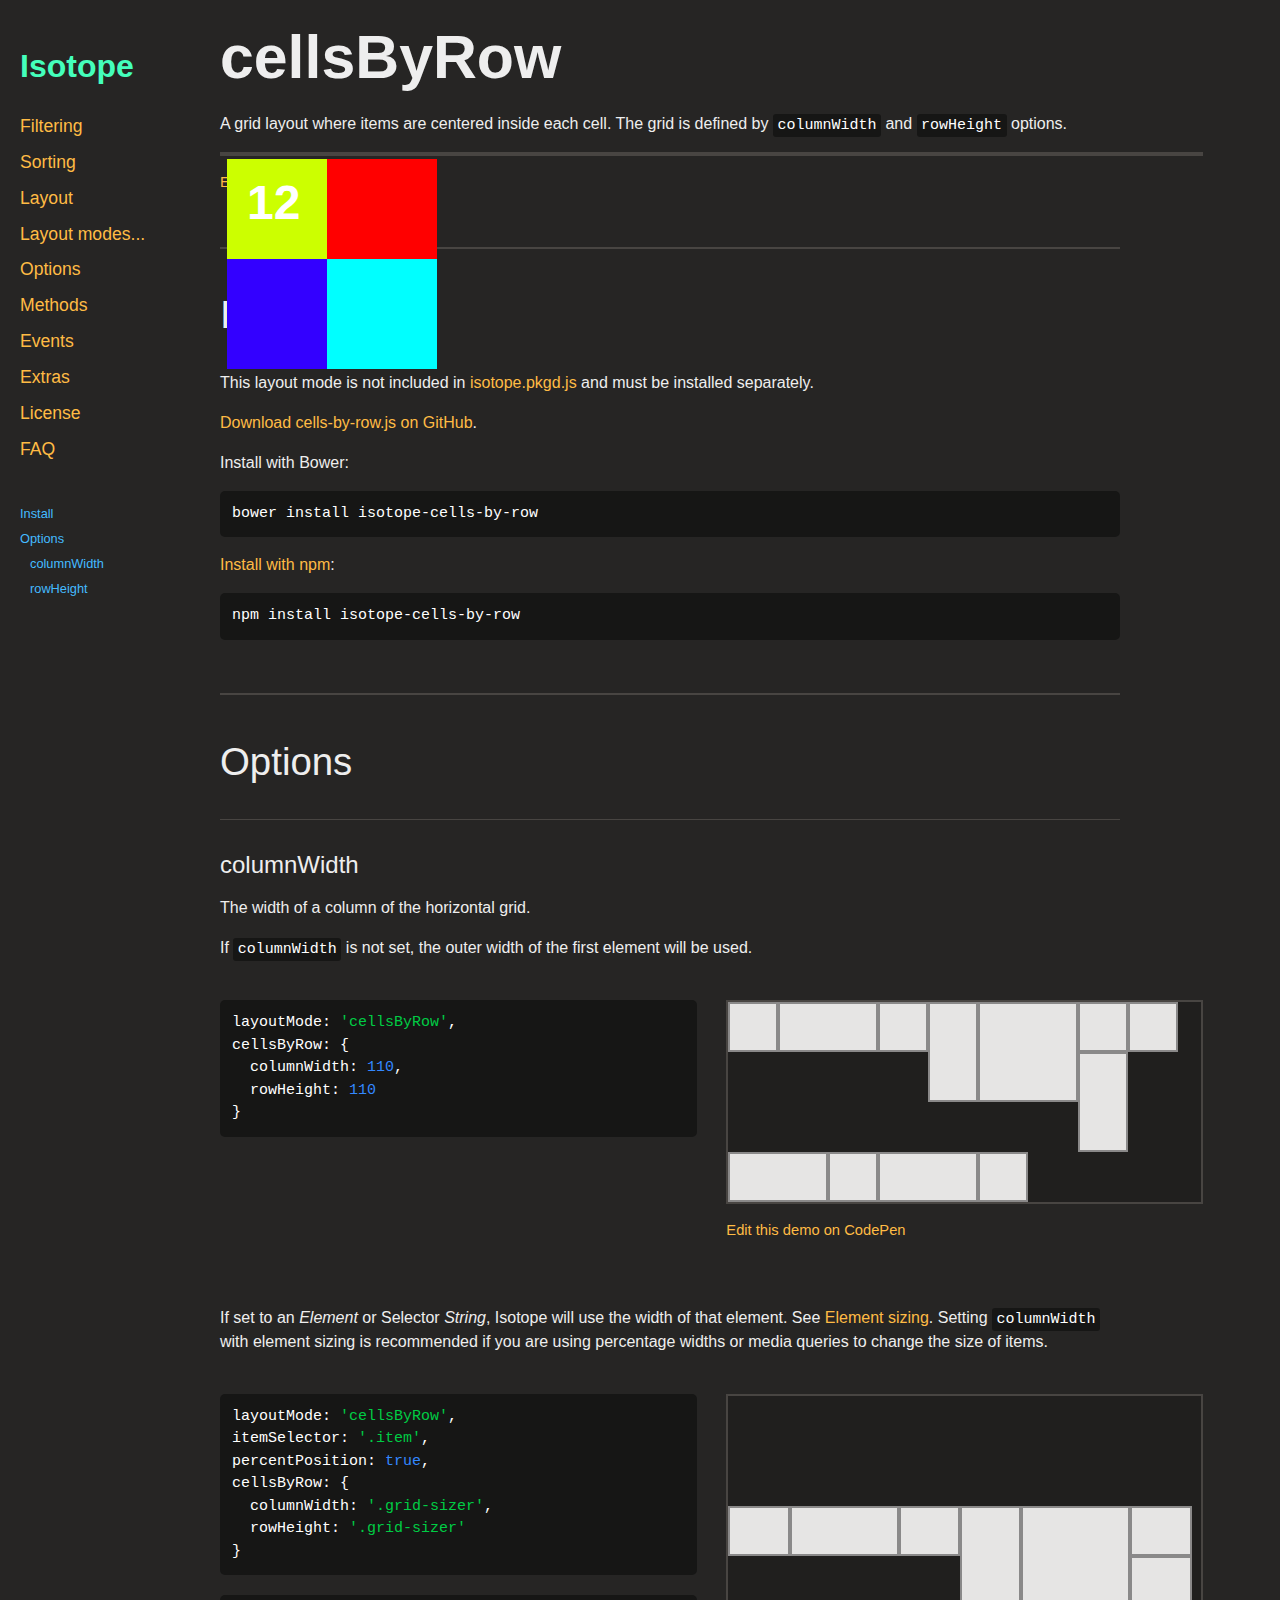
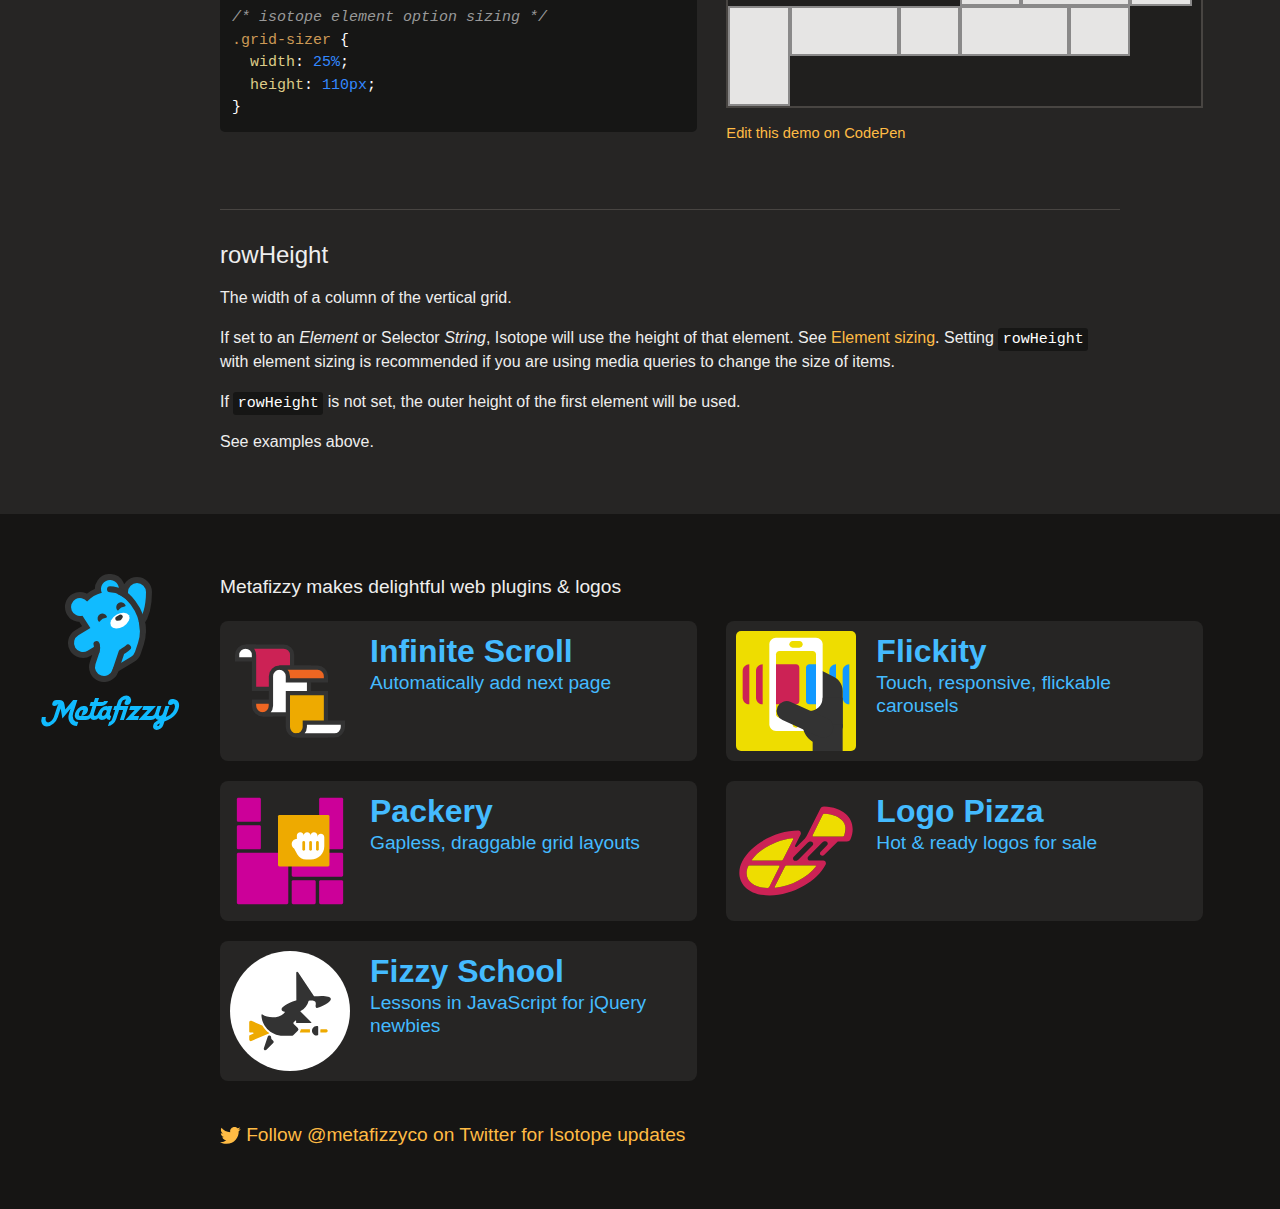
<file: js/isotope-docs/layout-modes/cellsbyrow.html>
<!doctype html>
<html class="export" lang="en">
<head>
  <meta charset="utf-8">
  <meta name="viewport" content="width=device-width">
  <meta name="description" content="Filter &amp; sort magical layouts">

  <title>Isotope &#xB7; cellsByRow</title>

    <!-- Isotope does not require any CSS files -->
    <link rel="stylesheet" href="../css/isotope-docs.css?6" media="screen">

  <meta name="twitter:card" content="summary">
  <meta name="twitter:site" content="@metafizzyco">
  <meta name="twitter:url" content="https://isotope.metafizzy.co/cellsbyrow.html">
  <meta name="twitter:title" content="Isotope cellsByRow">
  <meta name="twitter:description" content="Filter &amp; sort magical layouts">

</head>
<body class="page--cellsbyrow">


  <div class="nav">
    <h1 class="nav__title"><a href="../.">Isotope</a></h1>
  
    <ol class="site-nav">
      <li class="site-nav__item site-nav__item--filtering">
        <a class="site-nav__item__link" href="../filtering.html">Filtering</a></li>
      <li class="site-nav__item site-nav__item--sorting">
        <a class="site-nav__item__link" href="../sorting.html">Sorting</a></li>
      <li class="site-nav__item site-nav__item--layout ">
        <a class="site-nav__item__link" href="../layout.html">Layout</a>
      </li>
      <li class="site-nav__item site-nav__item--layout-modes sub-nav-parent">
        <a class="site-nav__item__link" href="../layout-modes.html">Layout modes</a>
        <ul class="sub-nav">
            <li class="sub-nav__item sub-nav__item--masonry">
              <a class="sub-nav__item__link" href="../layout-modes/masonry.html">masonry</a></li>
            <li class="sub-nav__item sub-nav__item--fitrows">
              <a class="sub-nav__item__link" href="../layout-modes/fitrows.html">fitRows</a></li>
            <li class="sub-nav__item sub-nav__item--vertical">
              <a class="sub-nav__item__link" href="../layout-modes/vertical.html">vertical</a></li>
            <li class="sub-nav__item sub-nav__item--packery">
              <a class="sub-nav__item__link" href="../layout-modes/packery.html">packery</a></li>
            <li class="sub-nav__item sub-nav__item--cellsbyrow">
              <a class="sub-nav__item__link" href="../layout-modes/cellsbyrow.html">cellsByRow</a></li>
            <li class="sub-nav__item sub-nav__item--masonryhorizontal">
              <a class="sub-nav__item__link" href="../layout-modes/masonryhorizontal.html">masonryHorizontal</a></li>
            <li class="sub-nav__item sub-nav__item--fitcolumns">
              <a class="sub-nav__item__link" href="../layout-modes/fitcolumns.html">fitColumns</a></li>
            <li class="sub-nav__item sub-nav__item--cellsbycolumn">
              <a class="sub-nav__item__link" href="../layout-modes/cellsbycolumn.html">cellsByColumn</a></li>
            <li class="sub-nav__item sub-nav__item--horiz">
              <a class="sub-nav__item__link" href="../layout-modes/horiz.html">horiz</a></li>
        </ul>
      </li>
      <li class="site-nav__item site-nav__item--options">
        <a class="site-nav__item__link" href="../options.html">Options</a></li>
      <li class="site-nav__item site-nav__item--methods">
        <a class="site-nav__item__link" href="../methods.html">Methods</a></li>
      <li class="site-nav__item site-nav__item--events">
        <a class="site-nav__item__link" href="../events.html">Events</a></li>
      <li class="site-nav__item site-nav__item--extras">
        <a class="site-nav__item__link" href="../extras.html">Extras</a></li>
      <li class="site-nav__item site-nav__item--license">
        <a class="site-nav__item__link" href="../license.html">License</a></li>
      <li class="site-nav__item site-nav__item--faq">
        <a class="site-nav__item__link" href="../faq.html">FAQ</a></li>
    </ol>
  
    <ul class="page-nav" data-js="page-nav">
<li class="page-nav__item page-nav__item--h2"><a href="#install">Install</a></li>
<li class="page-nav__item page-nav__item--h2"><a href="#options">Options</a></li>
<li class="page-nav__item page-nav__item--h3"><a href="#columnwidth">columnWidth</a></li>
<li class="page-nav__item page-nav__item--h3"><a href="#rowheight">rowHeight</a></li>
</ul>
  </div>


  <div id="content" class="main">
    <div class="container">
        <h1>cellsByRow</h1>


<p>A grid layout where items are centered inside each cell. The grid is defined by <code>columnWidth</code> and <code>rowHeight</code> options.</p>

<div class="big-demo go-wide">
  <div class="grid" data-isotope="{ &quot;layoutMode&quot;: &quot;cellsByRow&quot;, &quot;cellsByRow&quot;: { &quot;columnWidth&quot;: 220, &quot;rowHeight&quot;: 220 } }">
    <div class="grid-splash-item grid-splash-item--width2">1</div>
    <div class="grid-splash-item grid-splash-item--height2">2</div>
    <div class="grid-splash-item">3</div>
    <div class="grid-splash-item">4</div>
    <div class="grid-splash-item grid-splash-item--width2 grid-splash-item--height2">5</div>
    <div class="grid-splash-item grid-splash-item--width2">6</div>
    <div class="grid-splash-item grid-splash-item--height2">7</div>
    <div class="grid-splash-item">8</div>
    <div class="grid-splash-item">9</div>
    <div class="grid-splash-item grid-splash-item--width2">10</div>
    <div class="grid-splash-item">11</div>
    <div class="grid-splash-item">12</div>
  </div>
  <p class="edit-demo">
      <a href="https://codepen.io/desandro/pen/zFart">Edit this demo on CodePen</a>
  </p>
</div>


<h2 id="install">Install</h2>

<p>This layout mode is not included in <a href="../isotope.pkgd.js">isotope.pkgd.js</a> and must be installed separately.</p>

<p><a href="https://raw.github.com/metafizzy/isotope-cells-by-row/master/cells-by-row.js">Download cells-by-row.js on GitHub</a>.</p>

<p>Install with Bower:</p>

<pre><code class="bash">bower install isotope-cells-by-row
</code></pre>

<p><a href="https://www.npmjs.com/package/isotope-cells-by-row">Install with npm</a>:</p>

<pre><code class="bash">npm install isotope-cells-by-row
</code></pre>


<h2 id="options">Options</h2>


<h3 id="columnwidth">columnWidth</h3>

<p>The width of a column of the horizontal grid.</p>

<p>If <code>columnWidth</code> is not set, the outer width of the first element will be used.</p>

<div class="duo example">
  <div class="duo__cell example__code">
<pre><code class="js">layoutMode: <span class="string">&apos;cellsByRow&apos;</span>,
<span class="attr">cellsByRow</span>: {
  <span class="attr">columnWidth</span>: <span class="number">110</span>,
  <span class="attr">rowHeight</span>: <span class="number">110</span>
}
</code></pre>
  </div>
  <div class="duo__cell example__demo">
    <div class="grid" data-isotope="{ &quot;layoutMode&quot;: &quot;cellsByRow&quot;, &quot;cellsByRow&quot;: { &quot;columnWidth&quot;: 110, &quot;rowHeight&quot;: 110 } }">
      <div class="grid-item"></div>
      <div class="grid-item grid-item--width2"></div>
      <div class="grid-item"></div>
      <div class="grid-item grid-item--height2"></div>
      <div class="grid-item grid-item--width2 grid-item--height2"></div>
      <div class="grid-item"></div>
      <div class="grid-item"></div>
      <div class="grid-item grid-item--height2"></div>
      <div class="grid-item grid-item--width2"></div>
      <div class="grid-item"></div>
      <div class="grid-item grid-item--width2"></div>
      <div class="grid-item"></div>
    </div>
    <p class="edit-demo">
        <a href="https://codepen.io/desandro/pen/zFart">Edit this demo on CodePen</a>
    </p>
  </div>
</div>

<p>If set to an <i>Element</i> or Selector <i>String</i>, Isotope will use the width of that element. See <a href="options.html#element-sizing">Element sizing</a>. Setting <code>columnWidth</code> with element sizing is recommended if you are using percentage widths or media queries to change the size of items.</p>

<div class="duo example">
  <div class="duo__cell example__code">
<pre><code class="js">layoutMode: <span class="string">&apos;cellsByRow&apos;</span>,
<span class="attr">itemSelector</span>: <span class="string">&apos;.item&apos;</span>,
<span class="attr">percentPosition</span>: <span class="literal">true</span>,
<span class="attr">cellsByRow</span>: {
  <span class="attr">columnWidth</span>: <span class="string">&apos;.grid-sizer&apos;</span>,
  <span class="attr">rowHeight</span>: <span class="string">&apos;.grid-sizer&apos;</span>
}
</code></pre>

<pre><code class="css"><span class="comment">/* isotope element option sizing */</span>
<span class="selector-class">.grid-sizer</span> {
  <span class="attribute">width</span>: <span class="number">25%</span>;
  <span class="attribute">height</span>: <span class="number">110px</span>;
}
</code></pre>
  </div>
  <div class="duo__cell example__demo">
    <div class="grid grid--cells-by-row-element-sizing" data-isotope="{ &quot;layoutMode&quot;: &quot;cellsByRow&quot;, &quot;itemSelector&quot;: &quot;.grid-item&quot;, &quot;percentPosition&quot;: true, &quot;cellsByRow&quot;: { &quot;columnWidth&quot;: &quot;.grid-sizer&quot;, &quot;rowHeight&quot;: &quot;.grid-sizer&quot; } }">
      <div class="grid-sizer"></div>
      <div class="grid-item"></div>
      <div class="grid-item grid-item--width2"></div>
      <div class="grid-item"></div>
      <div class="grid-item grid-item--height2"></div>
      <div class="grid-item grid-item--width2 grid-item--height2"></div>
      <div class="grid-item"></div>
      <div class="grid-item"></div>
      <div class="grid-item grid-item--height2"></div>
      <div class="grid-item grid-item--width2"></div>
      <div class="grid-item"></div>
      <div class="grid-item grid-item--width2"></div>
      <div class="grid-item"></div>
    </div>
    <p class="edit-demo">
        <a href="https://codepen.io/desandro/pen/ybEuz">Edit this demo on CodePen</a>
    </p>
  </div>
</div>



<h3 id="rowheight">rowHeight</h3>

<p>The width of a column of the vertical grid.</p>

<p>If set to an <i>Element</i> or Selector <i>String</i>, Isotope will use the height of that element. See <a href="options.html#element-sizing">Element sizing</a>. Setting <code>rowHeight</code> with element sizing is recommended if you are using media queries to change the size of items.</p>

<p>If <code>rowHeight</code> is not set, the outer height of the first element will be used.</p>

<p>See examples above.</p>


    </div>
  </div>

  <footer class="site-footer">
  
    <div class="container">
  
      <p class="site-footer__copy">Metafizzy makes delightful web plugins &amp; logos</p>
  
      <div class="showcase">
      
        <ul class="showcase-item-list">
      
            <li class="showcase-item">
              <a class="showcase-item__link" href="https://infinite-scroll.com">
                <div class="showcase-item__image">
                    <svg class="infinite-scroll-illo" xmlns="http://www.w3.org/2000/svg" viewbox="0 0 520 520" width="200" height="200">
                      <path class="infinite-scroll-illo__page infinite-scroll-illo__page--back" d="M90,110H10V90c0-22,18-40,40-40h40V110z"/>
                      <path class="infinite-scroll-illo__page infinite-scroll-illo__page--front1" d="M270,90L270,90c0-22-18-40-40-40h0H50h0c22,0,40,18,40,40v0v0v160h180V90z"/>
                      <path class="infinite-scroll-illo__page infinite-scroll-illo__page--front2" d="M170,330v-20H90v20v0c0,22,18,40,40,40h0h40V330z"/>
                      <path class="infinite-scroll-illo__page infinite-scroll-illo__page--back" d="M350,150H210c-22,0-40,18-40,40v140v0c0,22-18,40-40,40h0h220V150z"/>
                      <path class="infinite-scroll-illo__page infinite-scroll-illo__page--front3" d="M430,470V270H250v160c0,22,18,40,40,40H430z"/>
                      <path class="infinite-scroll-illo__page infinite-scroll-illo__page--front2" d="M250,190v20h180v-20c0-22-18-40-40-40H210h0C232,150,250,168,250,190L250,190z"/>
                      <path class="infinite-scroll-illo__page infinite-scroll-illo__page--back" d="M330,410v20v0c0,22-18,40-40,40h0h180c22,0,40-18,40-40v-20H330z"/>
                    </svg>
                </div>
                <div class="showcase-item__text">
                  <h3 class="showcase-item__title">Infinite Scroll</h3>
                  <p class="showcase-item__description">Automatically add next page</p>
                </div>
              </a>
            </li>
      
            <li class="showcase-item">
              <a class="showcase-item__link" href="https://flickity.metafizzy.co">
                <div class="showcase-item__image">
                    <svg class="flickity-illo" xmlns="http://www.w3.org/2000/svg" viewbox="0 0 360 360" width="100" height="100">
                      <path class="flickity-illo__color1" fill="#19F" d="M300 220L300 220c-11 0-20-9-20-20v-80c0-11 9-20 20-20h0V220z"/>
                      <path class="flickity-illo__color1" fill="#19F" d="M340 220L340 220c-11 0-20-9-20-20v-80c0-11 9-20 20-20h0V220z"/>
                      <path class="flickity-illo__color2" fill="#333" d="M320 290V180c0-18-10-35-27-43L240 110v180H320z"/>
                      <path class="flickity-illo__color3" fill="white" d="M240 300H120c-11 0-20-9-20-20V40c0-11 9-20 20-20h120c11 0 20 9 20 20v240C260 291 251 300 240 300z"/>
                      <path class="flickity-illo__color4" fill="#ED0" d="M230 260H130c-6 0-10-5-10-10V70c0-6 5-10 10-10h100c6 0 10 5 10 10v180 C240 256 236 260 230 260z"/>
                      <path class="flickity-illo__color2" fill="#333" d="M260 200h60v81c0 32-26 59-59 59h0c-34 0-61-27-61-61V240h20 C242 240 260 222 260 200L260 200z"/>
                      <path class="flickity-illo__color5" fill="#C25" d="M180 220h-60V100h60c6 0 10 5 10 10v100C190 216 186 220 180 220z"/>
                      <path class="flickity-illo__color1" fill="#19F" d="M240 220h-20c-6 0-10-5-10-10V110c0-6 5-10 10-10h20V220z"/>
                      <rect class="flickity-illo__color2" fill="#333" x="230" y="280" width="90" height="80"/>
                      <circle class="flickity-illo__color4" fill="#ED0" cx="180" cy="280" r="10"/>
                      <line class="flickity-illo__thumb" stroke="#333" stroke-width="60" stroke-linecap="round" x1="262" y1="290" x2="152" y2="240"/>
                      <path class="flickity-illo__color4" fill="#ED0" d="M190 50h-20c-6 0-10-5-10-10v0c0-6 5-10 10-10h20c6 0 10 5 10 10v0C200 46 196 50 190 50z"/>
                      <path class="flickity-illo__color5" fill="#C25" d="M80 220L80 220c-11 0-20-9-20-20v-80c0-11 9-20 20-20h0V220z"/>
                      <path class="flickity-illo__color5" fill="#C25" d="M40 220L40 220c-11 0-20-9-20-20v-80c0-11 9-20 20-20h0V220z"/>
                    </svg>
                </div>
                <div class="showcase-item__text">
                  <h3 class="showcase-item__title">Flickity</h3>
                  <p class="showcase-item__description">Touch, responsive, flickable carousels</p>
                </div>
              </a>
            </li>
      
            <li class="showcase-item">
              <a class="showcase-item__link" href="https://packery.metafizzy.co">
                <div class="showcase-item__image">
                    <svg class="packery-illo" xmlns="http://www.w3.org/2000/svg" viewbox="0 0 700 700" width="100" height="100">
                      <path class="packery-illo__item" fill="#C09" d="M172 180H48c-4 0-8-4-8-8V48c0-4 4-8 8-8h124c4 0 8 4 8 8v124C180 176 176 180 172 180z"/>
                      <path class="packery-illo__item" fill="#C09" d="M172 340H48c-4 0-8-4-8-8V208c0-4 4-8 8-8h124c4 0 8 4 8 8v124C180 336 176 340 172 340z"/>
                      <path class="packery-illo__item" fill="#C09" d="M492 660H368c-4 0-8-4-8-8V528c0-4 4-8 8-8h124c4 0 8 4 8 8v124C500 656 496 660 492 660z"/>
                      <path class="packery-illo__item" fill="#C09" d="M652 660H528c-4 0-8-4-8-8V528c0-4 4-8 8-8h124c4 0 8 4 8 8v124C660 656 656 660 652 660z"/>
                      <path class="packery-illo__item" fill="#C09" d="M652 500H368c-4 0-8-4-8-8V368c0-4 4-8 8-8h284c4 0 8 4 8 8v124C660 496 656 500 652 500z"/>
                      <path class="packery-illo__item" fill="#C09" d="M332 660H48c-4 0-8-4-8-8V368c0-4 4-8 8-8h284c4 0 8 4 8 8v284C340 656 336 660 332 660z"/>
                      <path class="packery-illo__item" fill="#C09" d="M652 340H528c-4 0-8-4-8-8V48c0-4 4-8 8-8h124c4 0 8 4 8 8v284C660 336 656 340 652 340z"/>
                      <path class="packery-illo__draggie" fill="#EA0" d="M572 440H288c-4 0-8-4-8-8V148c0-4 4-8 8-8h284c4 0 8 4 8 8v284C580 436 576 440 572 440z"/>
                      <g>
                        <path class="packery-illo__hand" fill="white" d="M530 250c-11 0-20 9-20 20v-10c0-11-9-20-20-20s-20 9-20 20c0-11-9-20-20-20s-20 9-20 20c0-11-9-20-20-20
                          s-20 9-20 20v20c-17 0-30 13-30 30c0 11 6 20 14 25l19 35c10 18 30 30 51 30h28
                          c43 0 78-35 78-78V270C550 259 541 250 530 250z"/>
                        <line class="packery-illo__hand-line" stroke="#EA0" fill="none" stroke-width="16" stroke-linecap="round" x1="430" y1="300" x2="430" y2="340"/>
                        <line class="packery-illo__hand-line" stroke="#EA0" fill="none" stroke-width="16" stroke-linecap="round" x1="470" y1="300" x2="470" y2="340"/>
                        <line class="packery-illo__hand-line" stroke="#EA0" fill="none" stroke-width="16" stroke-linecap="round" x1="510" y1="300" x2="510" y2="340"/>
                      </g>
                    </svg>
                </div>
                <div class="showcase-item__text">
                  <h3 class="showcase-item__title">Packery</h3>
                  <p class="showcase-item__description">Gapless, draggable grid layouts</p>
                </div>
              </a>
            </li>
      
            <li class="showcase-item">
              <a class="showcase-item__link" href="http://logo.pizza">
                <div class="showcase-item__image">
                    <svg class="logo-pizza-illo" xmlns="http://www.w3.org/2000/svg" viewbox="0 0 700 700" width="100" height="100">
                      <path class="logo-pizza-illo__outline" fill="#C25" d="M513 91c-9-0-17 5-21 12l-80 160c-3 5-6 10-11 15l-47 47
                        c-5 5-12-1-9-7l32-64c5-11-2-23-14-23h-0c-121 0-268 70-327 180
                        C-9 497 35 609 196 609c138 0 279-85 327-180v0c5-11-2-23-14-23h-77c-13 0-19-15-10-24
                        l81-81c5-5 11-8 18-8l0 0c13 0 19 15 10 24L494 354c-6 6-6 14 0 20c3 3 6 4 10 4
                        c4 0 7-1 10-4l80-80h53c9 0 17-5 21-13C707 190 656 97 513 91z M334 281l-59 117
                        c-2 5-7 8-13 8H97c-4 0-6-4-3-7c49-64 143-114 236-124C333 275 335 278 334 281z
                         M70 441c2-4 6-7 10-7h168c4 0 7 4 5 8l-59 118c-2 4-6 6-11 6
                        C106 565 38 521 70 441z M466 441c-49 64-143 114-236 124c-3 0-6-3-4-6l59-117
                        c2-5 7-8 13-8h166C466 434 468 438 466 441z M446 318l-81 81c-5 5-11 8-18 8l0 0
                        c-13 0-19-15-10-24l81-81c5-5 11-8 18-8l0 0C449 294 455 309 446 318z M447 258L506 139
                        c2-4 6-7 11-6c101 7 140 60 114 126c-2 4-6 7-10 7H452C448 266 445 262 447 258z"/>
                      <path class="logo-pizza-illo__slice" fill="#ED0" d="M334 281l-59 117c-2 5-7 8-13 8H97c-4 0-6-4-3-7
                        c49-64 143-114 236-124C333 275 335 278 334 281z"/>
                      <path class="logo-pizza-illo__slice" fill="#ED0" d="M70 441c2-4 6-7 10-7h168c4 0 7 4 5 8l-59 118c-2 4-6 6-11 6
                        C106 565 38 521 70 441z"/>
                      <path class="logo-pizza-illo__slice" fill="#ED0" d="M466 441c-49 64-143 114-236 124c-3 0-6-3-4-6l59-117
                        c2-5 7-8 13-8h166C466 434 468 438 466 441z"/>
                      <path class="logo-pizza-illo__slice" fill="#ED0" d="M447 258L506 139c2-4 6-7 11-6c101 7 140 60 114 126c-2 4-6 7-10 7H452
                        C448 266 445 262 447 258z"/>
                    </svg>
                </div>
                <div class="showcase-item__text">
                  <h3 class="showcase-item__title">Logo Pizza</h3>
                  <p class="showcase-item__description">Hot &amp; ready logos for sale</p>
                </div>
              </a>
            </li>
      
            <li class="showcase-item">
              <a class="showcase-item__link" href="http://fizzy.school">
                <div class="showcase-item__image">
                    <svg class="witchie-logo" xmlns="http://www.w3.org/2000/svg" viewbox="0 0 1000 1000" width="200" height="200">
                      <circle class="witchie-logo__moon" fill="white" cx="500" cy="500" r="500"/>
                      <path class="witchie-logo__broom" fill="#EA0" d="M582 675a35 35 0 0 0 8-20 3 3 0 0 1 3-2h71a3 3 0 0 1 3 3 59 59 0 0 0 0 20 3 3 0 0 1-3 3h-79A3 3 0 0 1 582 675Zm219 4a13 13 0 0 0 13-14c-1-7-7-12-14-12h-44a3 3 0 0 0-3 3v21a3 3 0 0 0 3 3ZM299 660a203 203 0 0 1-27-36 8 8 0 0 0-4-3L178 582a13 13 0 0 0-18 12v77a8 8 0 0 0 8 8h22a5 5 0 0 1 2 10L164 703a8 8 0 0 0-4 7v28a13 13 0 0 0 18 12l146-63a3 3 0 0 0 1-5A197 197 0 0 1 299 660Z"/>
                      <path class="witchie-logo__dress" fill="#333" d="M326 705h4a13 13 0 0 1 13 13v8a13 13 0 0 0 4 9l13 13a13 13 0 0 1 0 19l-56 56c-10 10-26-0-22-13L314 714A13 13 0 0 1 326 705Zm397-79c-27 0-47 26-37 54 3 7 11 16 17 19a42 42 0 0 0 19 5 38 38 0 0 0 7-1 8 8 0 0 0 6-8v-62a8 8 0 0 0-6-8 38 38 0 0 0-7-1M840 397c-3-15-33-23-77-23a521 521 0 0 0-59 4 5 5 0 0 1-5-2L567 177a8 8 0 0 0-7-4 8 8 0 0 0-8 8l1 227a5 5 0 0 1-4 5c-74 24-123 55-119 76 2 8 11 14 26 18a3 3 0 0 1 1 4l-11 11c-20 20-56 30-92 30-31 0-63-8-84-23a5 5 0 0 0-3-1 5 5 0 0 0-5 5c0 78 68 173 183 173h75a10 10 0 0 0 7-3l38-38a16 16 0 0 0 0-23l-34-34a10 10 0 0 1 0-14l15-15a3 3 0 0 1 5 2v15a5 5 0 0 0 5 5H674a4 4 0 0 0 3-7l-90-90a3 3 0 0 1 1-4c34-19 59-49 67-84a3 3 0 0 1 2-2c6-1 12-1 17-1 22 0 37 5 39 14 1 6 3 11 2 17-5 17 1 31 8 31a6 6 0 0 0 2-0C797 448 845 419 840 397Z"/>
                    </svg>
                </div>
                <div class="showcase-item__text">
                  <h3 class="showcase-item__title">Fizzy School</h3>
                  <p class="showcase-item__description">Lessons in JavaScript for jQuery newbies</p>
                </div>
              </a>
            </li>
      
        </ul> 
      
      </div>
  
      <p class="site-footer__copy">
        <a href="https://twitter.com/metafizzyco">
          <svg class="twitter-logo" xmlns="http://www.w3.org/2000/svg" viewbox="0 0 512 512" width="30" height="30">
            <path d="M512 97c-19 8-39 14-60 16 22-13 38-34 46-58-20 12-43 21-67 25-19-19-46-32-77-32-58 0-117 52-102 129-87-4-165-46-216-110-24 40-19 107 32 140-17 0-33-5-48-13v1c0 51 36 93 84 103-15 4-34 5-47 2 13 42 52 72 98 73-47 36-96 49-155 44 46 30 102 47 161 47 197 0 306-168 299-312 20-15 38-34 52-55z"/>
          </svg>
          Follow @metafizzyco on Twitter for Isotope updates
        </a>
      </p>
  
      <div class="mfzy-brand">
        <a class="mfzy-brand__link" href="https://metafizzy.co">
          <svg class="mfzy-logo" xmlns="http://www.w3.org/2000/svg" xmlns:xlink="http://www.w3.org/1999/xlink" viewbox="0 0 144 144" width="36" height="36">
            <title>Metafizzy logo</title>
            <defs>
              <path id="mfzy-logo__body" d="M 120 24 a 12 12 0 0 0-24 0 a 72 72 0 0 1 -1 11
                a 40 40 0 0 0 -13 -8.5 A 12 12 0 1 0 61.1 25.1 c -8 2 -14 6 -19.6 11.6 
                A 12 12 0 1 0 35.3 55.5 L 45.8 72.1 l -16 9.6 A 12 12 0 0 0 42.2 102.3
                L 58 92.8 a 20 20 0 0 1 -0.2 11.9 l -5.2 15.5 a 12 12 0 0 0 22.8 7.6
                l 1.1 -3.3 l 23.7 -14.2 a 12 12 0 0 0 5.2 -6.5 l 4 -12 A 50 50 0 0 0 111.9 76
                a 52 52 0 0 0 -1.6 -12.8 C 115 57 120 44 120 24Z"/>
              <path id="mfzy-logo__eye" d="M 0 6.5 a 6.5 6.5 0 0 1 13 0 c 0 3.5 -3 0.5 -6.5 0.5 s -6.5 3 -6.5 -0.5 Z"/>
              <clippath id="mfzy-logo__body-clip">
                <use xlink:href="#mfzy-logo__body"/>
              </clippath>
            </defs>
            <use class="mfzy-logo__body-outline" xlink:href="#mfzy-logo__body" fill="#333" stroke="#333" stroke-width="16"/>
            <use class="mfzy-logo__body-fill" xlink:href="#mfzy-logo__body"/>
            <g class="mfzy-logo__stripes" clip-path="url(#mfzy-logo__body-clip)">
              <rect fill="#E62" x="16" width="120" height="138"/>
              <path fill="#C25" d="M96 24L16 72V0h80v24z"/>
              <path fill="#EA0" d="M116 70L16 130v-26l95-57 5 23z"/>
              <path fill="#19F" d="M136 138H16v-8l120-72v80z"/>
            </g>
            <path class="mfzy-logo__cut-ins" stroke="#333" fill="none" stroke-linecap="round" stroke-linejoin="round" stroke-width="8" d="M 72 20.4 c 23 0 44 29 44 56
              M 54 103.4 a 16 16 0 0 0 0 -10
              M 96 98 c -2 2 -8 6 -8.5,6 l -8.4 25.1"/>
            <g transform="translate(53 57) rotate(-31)">
              <ellipse class="mfzy-logo__snout" cx="25" cy="21" rx="14" ry="9" fill="#FFF"/>
              <use class="mfzy-logo__feature" xlink:href="#mfzy-logo__eye" fill="#333"/>
              <use class="mfzy-logo__feature" xlink:href="#mfzy-logo__eye" fill="#333" transform="translate(29 0)"/>
              <path class="mfzy-logo__feature" d="M 28.6 14 a 3 3 0 0 1 1.3 5.6 l -2.6 1.2 a 3 3 0 0 1 -2.6 0
                l -2.6 -1.2 a 3 3 0 0 1 1.3 -5.6 Z" fill="#333"/>
            </g>
          </svg>
          <svg class="mfzy-wordmark" xmlns="http://www.w3.org/2000/svg" viewbox="0 0 280 80" fill="none" stroke="#333" width="140" height="40">
            <g transform="skewX(-18)">
              <path stroke-width="8" d="M38 20h6c4 0 7 2 9 6l9 18l12-24h2v22
              a20 22 0 0 0 20 22M48 22v28a12 15 0 0 1-24 0M98 44a6 6 0 0 0 0-12h-2
              a8 10 0 0 0 0 20h14a8 10 0 0 0 8-10M118 12v30a8 10 0 0 0 16 0M150 36
              q-4-4-8-4a8 10 0 1 0 8 10m0-14v14a8 10 0 0 0 8 10M184 20a9 9 0 0 0-18 0
              v34a8 10 0 0 1-8 10M158 32h24v24M190 32h18l-12 20h18M216 32h18l-12 20h18
              a8 10 0 0 0 8-10m0-14v14a8 10 0 0 0 16 0m0-14v38a6 6 0 0 1-12 0
              c0-12 32-8 32-32c0-10-6-16-15-16M108 24h24a6 6 0 0 0 6-6M102 38h-4"/>
              <g stroke-width="6">
                <circle cx="38" cy="22" r="3"/>
                <circle cx="182" cy="20" r="3"/>
                <circle cx="269" cy="20" r="3"/>
              </g>
            </g>
          </svg>
        </a>
      </div>
  
    </div>
  
  </footer>

<!-- Looking for isotope.js? Use isotope.pkgd.min.js -->
<!-- Isotope does NOT require jQuery. But it does make things easier -->
<script src="https://code.jquery.com/jquery-3.1.1.min.js"></script>
<script>window.jQuery || document.write('<script src="../js/jquery.min.js"><\/script>')</script>

  <script src="../js/isotope-docs.min.js?6"></script>


</body>
</html>
</file>
<file: css/styles.css>
/*
=============== 
Fonts
===============
*/
@import url('https://fonts.googleapis.com/css?family=Lato&display=swap');

/*
=============== 
Variables
===============
*/

:root {
  /* dark shades of primary color*/
  --clr-primary-1: hsl(43, 86%, 17%);
  --clr-primary-2: hsl(43, 77%, 27%);
  --clr-primary-3: hsl(43, 72%, 37%);
  --clr-primary-4: hsl(42, 63%, 48%);
  /* primary/main color */
  --clr-primary-5: hsl(42, 78%, 60%);
  /* black primary color */
  --clr-black-1: #373331;
  --clr-black-2: #000;
  --clr-black-3: #333;
  --clr-black-4: #63686e;
  --clr-black-5: #272D2D;
  --clr-black-6: #393e46;
  --clr-black-7: #828489;
  --clr-black-8: #272932;
  --clr-black-9: #222;
  /* lighter shades of primary color */
  --clr-primary-6: hsl(43, 89%, 70%);
  --clr-primary-7: hsl(43, 90%, 76%);
  --clr-primary-8: hsl(45, 86%, 81%);
  --clr-primary-9: hsl(45, 90%, 88%);
  --clr-primary-10: hsl(45, 100%, 96%);
  /* darkest grey - used for headings */
  --clr-grey-1: hsl(209, 61%, 16%);
  --clr-grey-2: hsl(211, 39%, 23%);
  --clr-grey-3: hsl(209, 34%, 30%);
  --clr-grey-4: hsl(209, 28%, 39%);
  /* grey used for paragraphs */
  --clr-grey-5: hsl(210, 22%, 49%);
  --clr-grey-6: hsl(209, 23%, 60%);
  --clr-grey-7: hsl(211, 27%, 70%);
  --clr-grey-8: hsl(210, 31%, 80%);
  --clr-grey-9: hsl(212, 33%, 89%);
  --clr-grey-10: hsl(210, 36%, 96%);
  --clr-grey-11: #b6c2d9;
  --clr-grey-12: #9e90a2;
  --clr-grey-13: #999;
  --clr-grey-14: #555;
  /* white primary color*/
  --clr-white-1: #fff;
  --clr-white-2: #ffe5ab;
  --clr-white-3: #fcea90;
  --clr-white-4: #fff1c1;
  --clr-white-5: #ffd6a4;
  --clr-white-6: #f6f7fb;
  --clr-white-7: #e0e0e0;
  --clr-white-8: #fafafa;
    /* blue primary color*/
  --clr-blue-1: #4d7ea8;
  --clr-blue-2: #3498db;
  /* red primary color*/
  --clr-red-1: #BB2525;
  --clr-red-2: #e66b6b;
  --clr-red-3: #ff7979;

  --ff-primary: "Roboto", sans-serif;
  --ff-secondary: "Open Sans", sans-serif;
  --ff-third: 'Sacramento', cursive;
  --transition: all .5s linear;
  --transition-1: all .4s ease-in;
  --transition-2: all 1s linear;
  --spacing: 0.25rem;
  --radius: 3.15rem;
  --light-shadow: 0 5px 10px rgba(0, 0, 0, 0.1);
  --dark-shadow: 0 5px 15px var(--clr-black-8);
  --max-width: 1170px;
}
/*
=============== 
Global Styles
===============
*/

*{
  box-sizing: border-box;
}

body{
  background: var(--clr-black-3);
  color: var(--clr-black-9);
  font-family:  'Lato', sans-serif;
  overflow-x: hidden;
  margin: 0;
}

.container{
  background: var(--clr-white-8);
  transform-origin: top left;
  transition: var(--transition);
  min-width: 100vw;
  min-height: 100vh;
  padding: 50px;
}

.show-nav{
  transform: rotate(-20deg);
}

.container.show-nav .circle{
  transform: rotate(-70deg);
}

.container.show-nav + nav li{
  transform: translateX(0);
  transition-delay: .3s;
}

.circle-container{
  position: fixed;
  top: -100px;
  left: -100px;
}

.circle{
  background: var(--clr-red-3);
  height: 200px;
  width: 200px;
  border-radius: 50%;
  position: relative;
  transform: var(--transition);
}

.circle button{
  cursor: pointer;
  position: absolute;
  top: 50%;
  left: 50%;
  height: 100px;
  background: transparent;
  border: 0;
  font-size: 1.5rem;
  color: var(--clr-white-1);
}

.circle button:focus{
  outline: none;
}

.circle button#open{
  left: 60%;
}

.circle button#close{
  top: 60%;
  transform: rotate(90deg);
  transform-origin: top left;
}

.content{
  max-width: 1000px;
  margin: 50px auto;
}

.content h1{
  margin: 0;
  text-transform: capitalize;
}

.content small{
  color: var(--clr-grey-14);
  font-style: italic;
  text-transform: capitalize;
}

.content img{
  max-width: 100%;
}

.content p{
  color: var(--clr-black-3);
  line-height: 1.5;
}

nav{
  position: fixed;
  bottom: 40px;
  left: 0;
  z-index: 100;
}

nav ul{
  list-style-type: none;
  padding-left: 2rem;
}

nav ul li{
  text-transform: uppercase;
  color: var(--clr-white-1);
  margin: 2.5rem 0;
  transform: translateX(-100%);
  transition: var(--transition-1);
}

nav ul li i{
  font-size: 1.25rem;
  margin-right: .5rem;
}

nav ul li + li{
  margin-left: 1rem;
  transform: translateX(-150%);
}

nav ul li + li + li{
  margin-left: 2rem;
  transform: translateX(-200%);
}
</file>
<file: js/isotope-docs/css/isotope-docs.css>
/*! normalize.css v4.1.1 | MIT License | github.com/necolas/normalize.css */

/**
 * 1. Change the default font family in all browsers (opinionated).
 * 2. Correct the line height in all browsers.
 * 3. Prevent adjustments of font size after orientation changes in IE and iOS.
 */

html {
  font-family: sans-serif; /* 1 */
  line-height: 1.15; /* 2 */
  -ms-text-size-adjust: 100%; /* 3 */
  -webkit-text-size-adjust: 100%; /* 3 */
}

/**
 * Remove the margin in all browsers (opinionated).
 */

body {
  margin: 0;
}

/* HTML5 display definitions
   ========================================================================== */

/**
 * Add the correct display in IE 9-.
 * 1. Add the correct display in Edge, IE, and Firefox.
 * 2. Add the correct display in IE.
 */

article,
aside,
details, /* 1 */
figcaption,
figure,
footer,
header,
main, /* 2 */
menu,
nav,
section,
summary { /* 1 */
  display: block;
}

/**
 * Add the correct display in IE 9-.
 */

audio,
canvas,
progress,
video {
  display: inline-block;
}

/**
 * Add the correct display in iOS 4-7.
 */

audio:not([controls]) {
  display: none;
  height: 0;
}

/**
 * Add the correct vertical alignment in Chrome, Firefox, and Opera.
 */

progress {
  vertical-align: baseline;
}

/**
 * Add the correct display in IE 10-.
 * 1. Add the correct display in IE.
 */

template, /* 1 */
[hidden] {
  display: none;
}

/* Links
   ========================================================================== */

/**
 * 1. Remove the gray background on active links in IE 10.
 * 2. Remove gaps in links underline in iOS 8+ and Safari 8+.
 */

a {
  background-color: transparent; /* 1 */
  -webkit-text-decoration-skip: objects; /* 2 */
}

/**
 * Remove the outline on focused links when they are also active or hovered
 * in all browsers (opinionated).
 */

a:active,
a:hover {
  outline-width: 0;
}

/* Text-level semantics
   ========================================================================== */

/**
 * 1. Remove the bottom border in Firefox 39-.
 * 2. Add the correct text decoration in Chrome, Edge, IE, Opera, and Safari.
 */

abbr[title] {
  border-bottom: none; /* 1 */
  text-decoration: underline; /* 2 */
  text-decoration: underline dotted; /* 2 */
}

/**
 * Prevent the duplicate application of `bolder` by the next rule in Safari 6.
 */

b,
strong {
  font-weight: inherit;
}

/**
 * Add the correct font weight in Chrome, Edge, and Safari.
 */

b,
strong {
  font-weight: bolder;
}

/**
 * Add the correct font style in Android 4.3-.
 */

dfn {
  font-style: italic;
}

/**
 * Correct the font size and margin on `h1` elements within `section` and
 * `article` contexts in Chrome, Firefox, and Safari.
 */

h1 {
  font-size: 2em;
  margin: 0.67em 0;
}

/**
 * Add the correct background and color in IE 9-.
 */

mark {
  background-color: #ff0;
  color: #000;
}

/**
 * Add the correct font size in all browsers.
 */

small {
  font-size: 80%;
}

/**
 * Prevent `sub` and `sup` elements from affecting the line height in
 * all browsers.
 */

sub,
sup {
  font-size: 75%;
  line-height: 0;
  position: relative;
  vertical-align: baseline;
}

sub {
  bottom: -0.25em;
}

sup {
  top: -0.5em;
}

/* Embedded content
   ========================================================================== */

/**
 * Remove the border on images inside links in IE 10-.
 */

img {
  border-style: none;
}

/**
 * Hide the overflow in IE.
 */

svg:not(:root) {
  overflow: hidden;
}

/* Grouping content
   ========================================================================== */

/**
 * 1. Correct the inheritance and scaling of font size in all browsers.
 * 2. Correct the odd `em` font sizing in all browsers.
 */

code,
kbd,
pre,
samp {
  font-family: monospace, monospace; /* 1 */
  font-size: 1em; /* 2 */
}

/**
 * Add the correct margin in IE 8.
 */

figure {
  margin: 1em 40px;
}

/**
 * 1. Add the correct box sizing in Firefox.
 * 2. Show the overflow in Edge and IE.
 */

hr {
  box-sizing: content-box; /* 1 */
  height: 0; /* 1 */
  overflow: visible; /* 2 */
}

/* Forms
   ========================================================================== */

/**
 * 1. Change font properties to `inherit` in all browsers (opinionated).
 * 2. Remove the margin in Firefox and Safari.
 */

button,
input,
optgroup,
select,
textarea {
  font: inherit; /* 1 */
  margin: 0; /* 2 */
}

/**
 * Restore the font weight unset by the previous rule.
 */

optgroup {
  font-weight: bold;
}

/**
 * Show the overflow in IE.
 * 1. Show the overflow in Edge.
 */

button,
input { /* 1 */
  overflow: visible;
}

/**
 * Remove the inheritance of text transform in Edge, Firefox, and IE.
 * 1. Remove the inheritance of text transform in Firefox.
 */

button,
select { /* 1 */
  text-transform: none;
}

/**
 * 1. Prevent a WebKit bug where (2) destroys native `audio` and `video`
 *    controls in Android 4.
 * 2. Correct the inability to style clickable types in iOS and Safari.
 */

button,
html [type="button"], /* 1 */
[type="reset"],
[type="submit"] {
  -webkit-appearance: button; /* 2 */
}

/**
 * Remove the inner border and padding in Firefox.
 */

button::-moz-focus-inner,
[type="button"]::-moz-focus-inner,
[type="reset"]::-moz-focus-inner,
[type="submit"]::-moz-focus-inner {
  border-style: none;
  padding: 0;
}

/**
 * Restore the focus styles unset by the previous rule.
 */

button:-moz-focusring,
[type="button"]:-moz-focusring,
[type="reset"]:-moz-focusring,
[type="submit"]:-moz-focusring {
  outline: 1px dotted ButtonText;
}

/**
 * Change the border, margin, and padding in all browsers (opinionated).
 */

fieldset {
  border: 1px solid #c0c0c0;
  margin: 0 2px;
  padding: 0.35em 0.625em 0.75em;
}

/**
 * 1. Correct the text wrapping in Edge and IE.
 * 2. Correct the color inheritance from `fieldset` elements in IE.
 * 3. Remove the padding so developers are not caught out when they zero out
 *    `fieldset` elements in all browsers.
 */

legend {
  box-sizing: border-box; /* 1 */
  color: inherit; /* 2 */
  display: table; /* 1 */
  max-width: 100%; /* 1 */
  padding: 0; /* 3 */
  white-space: normal; /* 1 */
}

/**
 * Remove the default vertical scrollbar in IE.
 */

textarea {
  overflow: auto;
}

/**
 * 1. Add the correct box sizing in IE 10-.
 * 2. Remove the padding in IE 10-.
 */

[type="checkbox"],
[type="radio"] {
  box-sizing: border-box; /* 1 */
  padding: 0; /* 2 */
}

/**
 * Correct the cursor style of increment and decrement buttons in Chrome.
 */

[type="number"]::-webkit-inner-spin-button,
[type="number"]::-webkit-outer-spin-button {
  height: auto;
}

/**
 * 1. Correct the odd appearance in Chrome and Safari.
 * 2. Correct the outline style in Safari.
 */

[type="search"] {
  -webkit-appearance: textfield; /* 1 */
  outline-offset: -2px; /* 2 */
}

/**
 * Remove the inner padding and cancel buttons in Chrome and Safari on OS X.
 */

[type="search"]::-webkit-search-cancel-button,
[type="search"]::-webkit-search-decoration {
  -webkit-appearance: none;
}

/**
 * Correct the text style of placeholders in Chrome, Edge, and Safari.
 */

::-webkit-input-placeholder {
  color: inherit;
  opacity: 0.54;
}

/**
 * 1. Correct the inability to style clickable types in iOS and Safari.
 * 2. Change font properties to `inherit` in Safari.
 */

::-webkit-file-upload-button {
  -webkit-appearance: button; /* 1 */
  font: inherit; /* 2 */
}

@charset "UTF-8";
/* argument
------------------------- */

.argument {
  margin: 0.5rem 0;
  padding-left: 1.5rem;
}

.argument__type {
  color: #777;
}

.argument__type,
.argument__description {
  margin-left: 0.4rem;
}

.argument__type:before,
.argument__description:before {
  content: '·';
  padding-right: 0.4rem;
  display: inline-block;
}

/* button
------------------------- */

.button {
  display: inline-block;
  padding: 5px 15px;
  margin-bottom: 10px;
  background-color: #F8F8F8;
  background-image: linear-gradient( hsla(0, 0%, 0%, 0), hsla(0, 0%, 0%, 0.1) );
  border: 1px solid #CCC;
  border-radius: 5px;
}

.button:enabled {
  cursor: pointer;
}

.button:enabled:hover {
  background-color: #8CF;
}

.button.is-checked,
.button.is-selected {
  background-color: #19F;
  color: white;
}

.button:active {
  color: white;
  background-color: #59F;
  box-shadow: inset 0 1px 10px hsla(0, 0%, 0%, 0.8);
}

/* hide radio inputs */
.button input[type="radio"] { display: none; }

/* ---- button-group ---- */

.button-group:after {
  content: '';
  display: block;
  clear: both;
}

.button-group .button {
  float: left;
  border-radius: 0;
  margin-left: -1px;
}

.button-group .button:first-child { border-radius: 5px 0 0 5px; }
.button-group .button:last-child { border-radius: 0 5px 5px 0; }

/* buy-button
------------------------- */

.buy-button {
  display: block;
  margin-bottom: 10px;
  line-height: 1.3rem;
  border-radius: 8px;
  padding: 10px 100px 10px 10px;
  position: relative;
  text-align: center;
}

.buy-button__project,
.buy-button__title,
.buy-button__license {
}

.buy-button__title {
  font-weight: bold;
}

.buy-button__for {
  display: block;
  font-style: italic;
}

.buy-button__price {
  font-size: 1.6rem;
  background: #888;
  color: white;
  position: absolute;
  right: 0;
  top: 0;
  height: 100%;
  width: 80px;
  border-radius: 0 8px 8px 0;
  text-align: center;
  line-height: 64px;
}

.buy-button__price__dollar {
  font-size: 1.4rem;
  margin-right: 3px;
  vertical-align: top;
}

@media screen and (min-width: 768px) {

  /* ---- buy-button-trio ---- */

  .buy-button-trio {
    margin-top: 40px;
    margin-bottom: 50px;
  }

  .buy-button-trio:after {
    content: '';
    display: block;
    clear: both;
  }

  /* ---- buy-button-trio buy-button ---- */

  .buy-button-trio .buy-button {
    float: left;
    width: 31.33%;
    margin-right: 3%;
  }

  .buy-button-trio .buy-button:nth-child(3) {
    margin-right: 0;
  }

  .buy-button-trio .buy-button {
    transition: transform 0.2s;
    padding: 20px 0 0;
  }

  .buy-button-trio .buy-button > span {
    display: block;
    padding-left: 10px;
    padding-right: 10px;
  }

  .buy-button-trio .buy-button__project,
  .buy-button-trio .buy-button__license {
    font-size: 1.1rem;
  }

  .buy-button-trio .buy-button__title {
    font-size: 1.9rem;
    line-height: 1.2;
  }

  .buy-button-trio .buy-button__license {
    margin-bottom: 15px;
  }

  .buy-button-trio .buy-button__for {
    margin-bottom: 20px;
    font-size: 1.1rem;
  }

  .buy-button-trio .buy-button__price {
    position: relative;
    width: auto;
    font-size: 2.4rem;
    line-height: 1.3;
    padding-top: 15px;
    padding-bottom: 10px;
    border-radius: 0 0 8px 8px;
  }

  .buy-button-trio .buy-button__was-price {
    display: block;
    padding-bottom: 10px;
  }

  .buy-button-trio .buy-button__price__dollar {
    position: relative;
    top: 8px;
  }


  .buy-button-trio .buy-button:hover {
    transform: translateY(-5px);
  }

}

/* call out
------------------------- */

.call-out {
  border-top: 2px solid #ED2;
  border-bottom: 2px solid #ED2;
  padding-left: 40px;
  position: relative;
  margin: 20px 0;
}

/* (i) */
.call-out:before {
  content: 'i';
  display: block;
  width: 20px;
  height: 20px;
  position: absolute;
  left: 5px;
  top: 20px;
  background: #ED2;
  border-radius: 50%;
  text-align: center;
  color: white;
  font-family: Consolas, Georgia, serif;
  font-style: italic;
}

.call-out h2 {
  margin-top: 0;
  padding-top: 10px;
  border-top: none;
}

.call-out--chill { border-color: #8C8; }
.call-out--chill:before { background: #8C8; }

/* ---- call-out--big-copy ---- */

.call-out--big-copy p,
.call-out--big-copy li,
.call-out--big-copy li:before {
  font-size: 1.2rem;
  line-height: 1.2;
}

/* ---- quick-start-list ---- */

.call-out--big-copy ol {
  list-style: none;
}

.quick-start-list li {
  position: relative;
  counter-increment: call-out-big-copy-item;
}

.quick-start-list li:before {
  content: counter(call-out-big-copy-item) ".";
  position: absolute;
  left: -1.2rem;
  font-size: 1.2rem;
  font-weight: bold;
}

.quick-start-list {
  list-style: none;
}

@media screen and (min-width: 768px) {

  .call-out {
    border: 2px solid #ED2;
    padding: 10px 20px 10px 80px;
    border-radius: 6px;
    position: relative;
    margin: 20px 0;
  }

  .call-out--chill { border-color: #8C8; }

  .call-out:before {
    width: 40px;
    height: 40px;
    left: 20px;
    top: 30px;
    font-size: 1.9rem;
    line-height: 46px;
  }

}

/* chunky-buttons
------------------------- */

.chunky-button {
  display: block;
  padding: 10px;
  margin-bottom: 10px;
  border-radius: 5px;
  text-decoration: none;
  line-height: 1.0;
}

.chunky-button:hover { text-decoration: none; }

.chunky-button--fill {
  background-image: linear-gradient( hsla(0, 0%, 0%, 0), hsla(0, 0%, 0%, 0.15) );
}

.chunky-button__icon {
  margin-right: 10px;
}

.chunky-button__icon svg {
  width: 48px;
  height: 48px;
  vertical-align: bottom;
}

.chunky-button__text {
  display: inline-block;
}

.chunky-button__text__plain {
  display: block;
}

.chunky-button__text__strong {
  display: block;
  font-size: 1.4rem;
  font-weight: bold;
}

.chunky-button--outline {
  padding-top: 8px;
  padding-bottom: 8px;
  border: 2px solid;
}

/* commercial-license-agreement
------------------------- */

.commercial-license-agreement h3 {
  counter-increment: cla-h3;
  counter-reset: cla-part;
}

.commercial-license-agreement h3:before {
  content: counter(cla-h3) '.';
  margin-right: 0.25rem;
  color: #888;
  font-family: 'Texta', sans-serif;
}

.cla__part {
  counter-increment: cla-part;
}

.cla__part:before,
.cla__definitions-list li:before {
  content: counter(cla-h3) '.' counter(cla-part) '.';
  color: #888;
  margin-right: 0.25rem;
}

.cla__definitions-list {
  list-style: none;
  padding-left: 2.6rem;
}

.cla__definitions-list li {
  text-indent: -1.5rem;
  margin-bottom: 0.5rem;
  counter-increment: cla-definitions-item;
}

.cla__definitions-list li:before {
  content: counter(cla-h3) '.' counter(cla-definitions-item) '.';
}

/* duo
two columns for large devices
------------------------- */

.duo:after {
  content: '';
  display: block;
  clear: both;
}

.duo__cell {
  margin-bottom: 10px;
}

/* --- duo--legal --- */


.duo--legal__plain {
  padding: 0 0.8rem;
  background: #FAFAFA;
  color: #888;
}

.duo--legal--first .duo--legal__official:before,
.duo--legal--first .duo--legal__plain:before {
  display: block;
  padding-top: 0.5rem;
  font-size: 0.88rem;
  color: #888;
}

.duo--legal--first .duo--legal__official:before {
  content: 'Official legal copy'
}

.duo--legal--first  .duo--legal__plain:before {
  content: 'Plain English'
}


@media screen and ( min-width: 768px ) {

  .duo__cell {
    float: left;
    width: 48.5%;
  }

  .duo__cell:first-child {
    margin-right: 3%;
  }

  .duo__cell--license-option p { margin-top: 0; }

}

/* edit-demo
------------------------- */

.edit-demo {
  clear: both;
  font-size: 0.92rem;
}

/* example
------------------------- */

.example {
  margin: 40px 0;
}

.example__code pre { margin: 0 0 20px; }

/* gh-button
------------------------- */

.gh-button {
  display: inline-block;
  background: none;
  border: none;
  color: #333;
  font-size: 1.1rem;
}

.gh-button__title,
.gh-button__stat {
  float: left;
  font-weight: bold;
  line-height: 20px;
  padding: 5px 10px;
  border: 1px solid #d5d5d5;
}

.gh-button__icon,
.gh-button .github-logo {
  height: 21px;
  fill: #333;
  display: inline-block;
  vertical-align: bottom;
}

.gh-button__title {
  background-color: #eee;
  background-image: linear-gradient(#fcfcfc, #eee);
  border-radius: 4px 0 0 4px;
}

.gh-button .github-logo {
  margin-right: 0.2em;
}

.gh-button__stat {
  border-left: 0;
  border-radius: 0 4px 4px 0;
  background: white;
}

.gh-button:hover { color: #333; }

.gh-button:hover .gh-button__title {
  background-color: #ddd;
  background-image: linear-gradient(#eee, #ddd);
}

.gh-button:hover .gh-button__stat {
  color: #4078c0;
}

.gh-button:hover .gh-button__icon--star {
  fill: #4078c0;
}

/* shirt-promo
------------------------- */

.shirt-promo {
  margin: 40px 0;
}

.shirt-promo__title {
  font-size: 1.6rem;
}

.shirt-promo__image {
  display: block;
  max-width: 100%;
  margin-bottom: 10px;
}

/* showcase-item
------------------------- */

.showcase-item__link {
  display: block;
  padding: 10px;
  background: white;
  margin-bottom: 20px;
  border-radius: 8px;
  background: #DDD;
}

.showcase-item__link:after {
  content: '';
  display: block;
  clear: both;
}

.showcase-item__image {
  width: 80px;
  float: left;
  display: block;
}

.showcase-item__image svg {
  display: block;
  border-radius: 5px;
  width: 100%;
  height: auto;
}

.showcase-item__text {
  float: left;
  width: calc( 100% - 120px );
  padding-left: 10px;
}

.showcase-item__title {
  margin: 0;
  font-size: 1.4rem;
}

.showcase-item__description {
  margin: 0;
}

@media screen and ( min-width: 768px ) {

  .showcase-item {
    float: left;
    width: 48.5%;
  }

  .showcase-item:nth-child(2n+1) {
    margin-right: 3%;
  }

  .showcase-item__image {
    width: 120px;
  }

  .showcase-item__text {
    padding-left: 20px;
  }

  .showcase-item__title {
    font-size: 2.0rem;
  }

  .showcase-item__description {
    font-size: 1.2rem;
    line-height: 1.2;
  }

}

/* showcase
------------------------- */

.showcase-item-list {
  padding: 0;
  list-style: none;
}

.showcase-item-list:after {
  content: '';
  display: block;
  clear: both;
}

.showcase-item .infinite-scroll-illo {
  padding: 5px;
}

.showcase__banner__image {
  display: block;
  max-width: 100%;
  margin-top: 10px;
  border-radius: 5px;
}

/* site-footer
------------------------- */

.site-footer {
  padding: 40px 0;
  margin-top: 60px;
}

.site-footer__copy {
  font-size: 1.2rem;
}

.site-footer .twitter-logo {
  width: 1.3rem;
  height: 1.3rem;
  vertical-align: middle;
}

/* socks-promo
------------------------- */

.socks-promo {
  margin: 40px 0;
}

.socks-promo__image {
  display: block;
  max-width: 100%;
  border-radius: 5px;
}

.socks-promo .duo__cell { margin-bottom: 0; }

/* flickity-illo
------------------------- */

.flickity-illo { background: #ED0; }

/* infinite-scroll-illo
------------------------- */

.infinite-scroll-illo__page {
  stroke: #333;
  stroke-width: 20;
  stroke-miterlimit: 10;
}

.infinite-scroll-illo__page--back { fill: white; }
.infinite-scroll-illo__page--front1 { fill: #C25; }
.infinite-scroll-illo__page--front2 { fill: #E62; }
.infinite-scroll-illo__page--front3 { fill: #EA0; }

/* isotope-illo
------------------------- */

.isotope-illo { background: #222; }


/*

COLORS

dark brown #262524
dark dark brown #161615
link orange #FB4
blue #4BF
green #1FB


*/

* {
  -webkit-box-sizing: border-box;
     -moz-box-sizing: border-box;
          box-sizing: border-box;
}

/* font-size on html for rem*/
html {
  font-family: Texta, sans-serif;
  font-size: 17px;
  line-height: 1.5;
}

html.export {
  font-family: sans-serif;
  font-size: 15px;
}

body {
  color: #EEE;
  background: #262524;
}

/* ---- links ---- */

a,
a code {
  color: #FB4;
  text-decoration: none;
}

a:hover,
a:hover code {
  color: #4BF;
}

a:active,
a:active code {
  color: #1FB;
  background: #161615;
}

/* ---- headers ---- */

h1, h2, h3, h4 {
  line-height: 1.25;
}

h1 {
  font-weight: bold;
  font-size: 2.65em;
  margin-bottom: 0.2em;
  margin-top: 2.0em;
}

h1:first-child { margin-top: 0; }

h2 {
  font-weight: bold;
}

h3 {
  font-weight: normal;
  font-size: 1.4em;
  margin-top: 2.0em;
  margin-bottom: 0.8em;
}

h4 {
  text-transform: uppercase;
  letter-spacing: 0.1em;
  font-size: 1.1em;
}

/* ---- lists ---- */

ul, ol {
  padding-left: 1.8em;
}

/* ---- code ---- */

pre, code {
  font-family: Consolas, Menlo, monospace;
  font-size: 14px;
  background: #161615;
  color: white;
}

pre {
  padding: 0.8em;
  border-radius: 5px;
  white-space: pre-wrap;
}

code {
  padding: 0.2em 0.3em;
  line-height: 1.2;
  border-radius: 3px;
}

pre code {
  padding: 0;
  line-height: 1.5;
  background: none;
}

a code {
  background: #A2C;
  color: white;
}

a:hover code {
  color: white;
  background: #D26;
}

.clearfix:after {
  content: '';
  clear: both;
  display: block;
}

@media screen and ( min-width: 768px ) {

  html {
    font-size: 19px;
  }

  html.export { font-size: 16px; }

  pre, code, kbd {
    font-size: 15px;
  }

}

/* Code
------------------------- */



code .string,
code .tag .value { color: #0C4; }
code .number, /* integer */
code .cp, /* doctype */
code .literal { color: #38F; } /*boolean*/
code .keyword { color: #F73; } /* keyword */
code .kd, /* storage */
code .attribute { color: #DC8; } /* markup attribute */
code .title { color: #9CF; }
code .params { color: #98D; }
code .regexp  { color: #FC8; } /* regex */
code .o  { color: #F63; }   /* operator */
code .nb { color: #AA97AC;} /* support */
code .built_in { color: #DD8; }

/* comment */
code .comment { color: #999; font-style: italic; }

code .tag { color: #6CF; } /* Markup open tag */

code .id { color: #ABC; } /* css id */
code .class,
code .selector-class { color: #C95; }  /* CSS class */
code .rules { color: #FED; }
code .m  { color: #DE8E50; } /* CSS value */
code .nd { color: #9FAD7E; } /* CSS pseudo selector */
code .hexcolor { color: #F63; }
code .at_rule { color: #088; }


/* isotope keywords */
code .isotope_var { color: #F3F; }
code .jquery_var { color: #DF8; }
code .isotope_keyword { color: #0FF; text-decoration: underline; }

.code-display code {
  font-size: 18px;
}

/* web fonts
------------------------- */

/*@import url("//hello.myfonts.net/count/2d333f");*/

/*
  Just use WOFF2 and WOFF for webfonts
  https://css-tricks.com/snippets/css/using-font-face/ */

/* Texta Heavy */
@font-face {
  font-family: 'Texta';
  font-weight: bold;
  font-style: normal;
  src: url('../fonts/2D333F_0_0.woff2') format('woff2'),
    url('../fonts/2D333F_0_0.woff') format('woff');
}

/* Texta Italic */
@font-face {
  font-family: 'Texta';
  font-weight: normal;
  font-style: italic;
  src: url('../fonts/2D333F_1_0.woff2') format('woff2'),
    url('../fonts/2D333F_1_0.woff') format('woff');
}

/* Texta Regular */
@font-face {
  font-family: 'Texta';
  src: url('../fonts/2D333F_2_0.woff2') format('woff2'),
    url('../fonts/2D333F_2_0.woff') format('woff');
}

@font-face {
	font-family: 'icomoon';
	src:url('../fonts/icomoon.eot');
	src:url('../fonts/icomoon.eot?#iefix') format('embedded-opentype'),
		url('../fonts/icomoon.woff') format('woff'),
		url('../fonts/icomoon.ttf') format('truetype'),
		url('../fonts/icomoon.svg#icomoon') format('svg');
	font-weight: normal;
	font-style: normal;
}

/* Use the following CSS code if you want to use data attributes for inserting your icons */
[data-icon]:before {
	font-family: 'icomoon';
	content: attr(data-icon);
	speak: none;
	font-weight: normal;
	font-variant: normal;
	font-style: normal;
	text-transform: none;
	line-height: 1;
	-webkit-font-smoothing: antialiased;
}

/* Use the following CSS code if you want to have a class per icon */
/*
Instead of a list of all class selectors,
you can use the generic selector below, but it's slower:
[class*="icon-"] {
*/
.icon {
	font-family: 'icomoon';
	speak: none;
	font-style: normal;
	font-weight: normal;
	font-variant: normal;
	text-transform: none;
	line-height: 1;
	-webkit-font-smoothing: antialiased;
}
.icon-file-download:before {
	content: "\e001";
}
.icon-folder-download:before {
	content: "\e002";
}
.icon-github:before {
	content: "\e000";
}

/* main
------------------------- */

.main h1 {
  font-size: 3.8rem;
}

.main h2 {
  font-size: 1.6rem;
  font-weight: normal;
  border-top: 2px solid #484542;
  padding-top: 1.1em;
  margin-top: 1.4em;
}

.main h2:target {
  padding-left: 0.5em;
  background: #D26;
  color: white;
}

.main h3 {
  font-size: 1.3rem;
  border-top: 1px solid #484542;
  padding-top: 0.8em;
  margin: 1.4em 0 0.5em;
}


@media screen and ( min-width: 800px ) {

  .main {
    padding-top: 20px;
    min-height: 540px; /* space so footer doesn't overlap */
  }

  .main h2 {
    font-size: 2.4rem;
  }

  .main h3 {
    font-size: 1.5rem;
    padding-top: 30px;
  }


}


/* ---- instruction ---- */

.instruction {
  font-size: 18px;
  margin-bottom: 0.2em;
  color: #888;
}

/* ---- notification ---- */

/* bootstrap 3
------------------------- */

.bootstrap-3__container-fluid {
  padding-right: 15px;
  padding-left: 15px;
  margin-right: auto;
  margin-left: auto;
}

.bootstrap-3__col-xs-4,
.bootstrap-3__col-xs-6,
.bootstrap-3__col-xs-8,
.bootstrap-3__col-xs-12 {
  padding-right: 15px;
  padding-left: 15px;
}

.bootstrap-3__col-xs-4 { width: 33.333%; }
.bootstrap-3__col-xs-6 { width: 50%; }
.bootstrap-3__col-xs-8 { width: 66.666%; }

.bootstrap-3__grid-item-content {
  height: 100px;
  background: #e6e5e4;
  border: 2px solid #b6b5b4;
  border-color: hsla(0, 0%, 0%, 0.4);
}

.bootstrap-3__grid-item-content--height2 { height: 200px; }

/* sm */
@media (min-width: 768px) {
  .bootstrap-3__col-sm-4 { width: 33.333%; }
  .bootstrap-3__col-sm-8 { width: 66.666%; }
}

/* md */
@media (min-width: 992px) {
  .bootstrap-3__col-md-3 { width: 25%; }
  .bootstrap-3__col-md-6 { width: 50%; }
}

/* animate-item-size-item
------------------------- */

.animate-item-size-item {
  float: left;
}

/* animate-item-size-item is invisible, but used for layout */
.animate-item-size-item,
.animate-item-size-item__content {
  width: 60px;
  height: 60px;
}

/* animate-item-size-item__content is visible, and transitions size */
.animate-item-size-item__content {
  background: #8DF;
  border: 2px solid #333;
  border-color: hsla(0, 0%, 0%, 0.7);
  -webkit-transition: width 0.4s, height 0.4s;
     -moz-transition: width 0.4s, height 0.4s;
       -o-transition: width 0.4s, height 0.4s;
          transition: width 0.4s, height 0.4s;
}

.animate-item-size-item:hover .animate-item-size-item__content {
  border-color: white;
  background: #4BF;
  cursor: pointer;
}

/* both animate-item-size-item and animate-item-size-item content change size */
.animate-item-size-item.is-expanded,
.animate-item-size-item.is-expanded .animate-item-size-item__content {
  width: 180px;
  height: 120px;
}

.animate-item-size-item.is-expanded {
  z-index: 2;
}

.animate-item-size-item.is-expanded .animate-item-size-item__content {
  background: #F90;
}

/* ---- responsive ---- */

.grid--animate-item-size-responsive .animate-item-size-item,
.grid--animate-item-size-responsive .grid-sizer {
  width: 20%;
}

.grid--animate-item-size-responsive .animate-item-size-item__content,
.grid--animate-item-size-responsive .animate-item-size-item.is-expanded .animate-item-size-item__content {
  width: 100%;
  height: 100%;
}

/* item has expanded size */
.grid--animate-item-size-responsive .animate-item-size-item.is-expanded {
  width: 60%;
}

/* container
------------------------- */

.container {
  margin-left: 10px;
  margin-right: 10px;
  max-width: 1200px;
}

.main .container > * {
  max-width: 700px;
}

.main .container .go-wide,
.main .container .example {
  max-width: none;
}

/* tablet-ish */
@media screen and ( min-width: 768px ) {

  .container {
    margin-left: 220px;
  }

  .main .container > * {
    max-width: 900px;
  }

}

/* desktop */
@media screen and ( min-width: 960px ) {

  .container {
    margin-right: 6%;
  }

}

/* element-item
------------------------- */

.element-item {
  position: relative;
  float: left;
  width: 100px;
  height: 100px;
  margin: 5px;
  padding: 10px;
  background: #888;
  color: #262524;
}

.element-item > * {
  margin: 0;
  padding: 0;
}

.element-item .name {
  position: absolute;

  left: 10px;
  top: 60px;
  text-transform: none;
  letter-spacing: 0;
  font-size: 0.8em;
  font-weight: normal;
}

.element-item .symbol {
  position: absolute;
  left: 10px;
  top: 0px;
  font-size: 2.8em;
  font-weight: bold;
  color: white;
}

.element-item .number {
  position: absolute;
  right: 8px;
  top: 5px;
}

.element-item .weight {
  position: absolute;
  left: 10px;
  top: 76px;
  font-size: 0.8em;
}

.element-item.alkali          { background: #F00; background: hsl(   0, 100%, 50%); }
.element-item.alkaline-earth  { background: #F80; background: hsl(  36, 100%, 50%); }
.element-item.lanthanoid      { background: #FF0; background: hsl(  72, 100%, 50%); }
.element-item.actinoid        { background: #0F0; background: hsl( 108, 100%, 50%); }
.element-item.transition      { background: #0F8; background: hsl( 144, 100%, 50%); }
.element-item.post-transition { background: #0FF; background: hsl( 180, 100%, 50%); }
.element-item.metalloid       { background: #08F; background: hsl( 216, 100%, 50%); }
.element-item.diatomic        { background: #00F; background: hsl( 252, 100%, 50%); }
.element-item.halogen         { background: #F0F; background: hsl( 288, 100%, 50%); }
.element-item.noble-gas       { background: #F08; background: hsl( 324, 100%, 50%); }

/* button overwrites
------------------------- */

.button {
  border-color: #222;
}

/* buy-button
------------------------- */

.buy-button {
  background: #161514;
  color: #1FB;
}

.buy-button__price {
  background: #1BF;
}

.buy-button:hover .buy-button__price {
  background: #1FB;
}

/* call-out overwrites
------------------------- */

.call-out {
  border-color: #FB4;
}

.call-out:before {
  background: #FB4;
}

.call-out--chill {
  border-color: #4FB;
}

.call-out--chill:before {
  background: #4FB;
}

/* chunky-butotn
------------------------- */

.chunky-button--fill {
  background-color: #161514;
}

.chunky-button--fill svg path {
  fill: #FB4;
}

.chunky-button--fill:hover {
  background-color: #4FB;
  color: #222;
}

.chunky-button--fill:hover svg path {
  fill: #222;
}

/* 
------------------------- */

.duo--legal__plain {
  background: #161514;
  border-radius: 5px;
  color: #AAA;
}

/* showcase overwrites
------------------------- */

.showcase-item__link {
  background: #262524;
  color: #4BF;
}

.showcase-item__link:hover {
  background: #1FB;
  color: #262524;
}

.showcase-item__title { font-weight: bold; }

.huebee-illo__line { stroke: white; }

/* site-footer overwrites
------------------------- */

.site-footer {
  background: #161514;
  position: relative;
}

.site-footer .twitter-logo { fill: #FB4; }
.site-footer a:hover .twitter-logo { fill: #1BF; }

/* ---- mfzy-logo ---- */

.site-footer .mfzy-logo__body-fill { fill: #1BF; }
.site-footer .mfzy-logo__stripes { display: none; }

.site-footer a:hover .mfzy-logo__stripes { display: inline; }

/* ---- mfzy-wordmark ---- */

.mfzy-wordmark { stroke: #1BF; }
.mfzy-brand__link:hover .mfzy-wordmark { stroke: white; }

@media screen and ( min-width: 960px ) {

  /* sidebar brand */

  .site-footer .mfzy-brand {
    position: absolute;
    left: 20px;
    top: 60px;
    width: 180px;
  }

  .site-footer .mfzy-logo {
    display: block;
    width: 108px;
    height: 108px;
    margin: 0 auto 10px;
  }

  .site-footer .mfzy-wordmark {
    margin: 0 auto;
    display: block;
  }

}

/* gh-button
------------------------- */

.gh-button {
  display: inline-block;
  background: none;
  border: none;
  font-family: Helvetica, Arial, sans-serif;
  color: #333;
}

.gh-button__title,
.gh-button__stat {
  float: left;
  font-size: 18px;
  font-weight: bold;
  line-height: 20px;
  padding: 5px 10px;
  border: 1px solid #d5d5d5;
}

.gh-button__icon {
  height: 21px;
  fill: #333;
  display: inline-block;
  vertical-align: bottom;
}

.gh-button__title {
  background-color: #eee;
  background-image: linear-gradient(#fcfcfc, #eee);
  border-radius: 4px 0 0 4px;
}

.gh-button__icon--github-logo {
  margin-right: 0.2em;
}

.gh-button__stat {
  border-left: 0;
  border-radius: 0 4px 4px 0;
  background: white;
}

.gh-button:hover { color: #333; }

.gh-button:hover .gh-button__title {
  background-color: #ddd;
  background-image: linear-gradient(#eee, #ddd);
}

.gh-button:hover .gh-button__stat {
  color: #4078c0;
}

.gh-button:hover .gh-button__icon--star {
  fill: #4078c0;
}

/* grid
------------------------- */

.grid {
  border: 2px solid #484542;
  background: hsla(0, 0%, 0%, 0.15);
  position: relative;
}

/* clearfix */
.grid:after {
  content: '';
  display: block;
  clear: both;
}

/* ---- counting ---- */

.grid--counting {
  counter-reset: item;
}

.grid--counting .grid-item:before {
  counter-increment: item;
  content: counter(item);
  display: block;
  color: #555;
  padding-top: 0.2em;
  text-align: center;
  font-size: 18px;
}

/* ---- horizontal ---- */

/* horizontal examples need height */
.grid--horizontal {
  height: 334px;
}

/* ---- static banner ---- */

.grid--has-banner {
  position: relative;
}

.static-banner {
  position: absolute;
  left: 10px;
  top: 10px;
  background: hsla(210, 100%, 50%, 0.8);
  z-index: 1;
  padding: 2px 20px;
  color: white;
  pointer-events: none;
}

/* ---- fixed-width ---- */

.grid--fixed-width {
  width: 304px;
}

/* ---- stamp ---- */

.grid--has-stamp {
  position: relative;
}

/* ---- fit-width ---- */

/* centered */
.grid--fit-width {
  margin: 0 auto;
}

/* grid-image-item
------------------------- */

.grid-image-item,
.grid--images .grid-sizer { width: 33.33%; }

.grid-image-item {
  float: left;
}

.grid-image-item img {
  display: block;
  max-width: 100%;
}

/* grid-item
------------------------- */

.grid-item {
  float: left;
  width: 50px;
  height: 50px;
  background: #e6e5e4;
  border: 2px solid hsla(0, 0%, 0%, 0.4);
}

.grid-item--width2 { width: 100px; }
.grid-item--height2 { height: 100px; }

.grid-item--width3 { width: 150px; }
.grid-item--height3 { height: 150px; }

.grid-item--gigante {
  width: 150px;
  height: 200px;
}

.grid--clickable .grid-item:hover {
  border-color: #28F;
  background: #8CF;
  cursor: pointer;
}

/* ---- insert demo ---- */

.grid-item .number {
  line-height: 50px;
  text-align: center;
  color: #333;
  margin: 0;
  font-size: 1.3rem;
}

/* ---- fluid-5-col ---- */

.grid--fluid-5-col .grid-item,
.grid--fluid-5-col .grid-sizer { width: 20%; }

.grid--fluid-5-col .grid-item--width2 { width: 40%; }

/* ---- grid--masonry-gutter ---- */

.grid--has-gutter .grid-item--width2 {
  width: 110px;
}

/* ---- grid--masonry-gutter-bottom ---- */

.grid--masonry-gutter-bottom .grid-item {
  margin-bottom: 10px;
}

.grid--masonry-gutter-bottom .grid-item--height2 {
  height: 110px;
}

/* ---- grid--packery-gutter ---- */

.grid--packery-gutter .grid-item--width2 { width: 110px; }
.grid--packery-gutter .grid-item--height2 { height: 110px; }

/* ---- grid--fluid-gutter ---- */

.grid--fluid-gutter .grid-item,
.grid--fluid-gutter .grid-sizer {
  width: 22%;
}

.grid--fluid-gutter .gutter-sizer {
  width: 4%;
}

.grid--fluid-gutter .grid-item--width2 {
  width: 48%;
}

/* ---- masonry-horizontal ---- */

.grid--masonry-horizontal-gutter .grid-item--height2 {
  height: 110px;
}

/* ----  ---- */

.grid--masonry-horizontal-gutter-right .grid-item {
  margin-right: 10px;
}

.grid--masonry-horizontal-gutter-right .grid-item--width2 {
  width: 110px;
}

/* ---- cells-by-row-element-sizing ---- */

.grid--cells-by-row-element-sizing .grid-item {
  width: 13%;
}

.grid--cells-by-row-element-sizing .grid-item--width2 {
  width: 23%;
}

.grid--cells-by-row-element-sizing .grid-sizer {
  width: 25%;
  height: 110px;
}

/* ---- cells-by-column-element-sizing ---- */

.grid--cells-by-column-element-sizing .grid-item {
  height: 13%;
}

.grid--cells-by-column-element-sizing .grid-item--width2 {
  height: 23%;
}

.grid--cells-by-column-element-sizing .grid-sizer {
  height: 25%;
  width: 110px;
}

/* ---- fitrows-gutter ---- */

.grid--fit-rows-gutter .grid-item--width2 { width: 110px; }
.grid--fit-rows-gutter .grid-item--width3 { width: 170px; }

/* ---- filter blocks ---- */

.grid-item--filter-block-red,
.grid-item--filter-block-blue {
  width: 60px;
  height: 60px;
}

.grid--filter-blocks-large .grid-item--filter-block-red,
.grid--filter-blocks-large .grid-item--filter-block-blue {
  width: 80px;
  height: 80px;
}

.grid-item--filter-block-red { background: #D00; }
.grid-item--filter-block-blue { background: #19F; }

/* ---- horizontal order ---- */

.grid--hor-order .grid-item {
  width: 100px;
  height: 80px;
}

.grid--hor-order .grid-item--height2 { height: 100px; }
.grid--hor-order .grid-item--height3 { height: 120px; }

/* grid-splash-item
------------------------- */

.grid-splash-item {
  float: left;
  width: 100px;
  height: 100px;
  margin: 5px;
  padding: 20px;
  background: red;
  color: white;
  font-size: 3.0rem;
  font-weight: bold;
  line-height: 1.0;
}

.grid-splash-item--width2 { width: 210px; }
.grid-splash-item--height2 { height: 210px; }

.grid-splash-item:nth-child(10n+0) { background: hsl(   0, 100%, 50%); }
.grid-splash-item:nth-child(10n+1) { background: hsl(  36, 100%, 50%); }
.grid-splash-item:nth-child(10n+2) { background: hsl(  72, 100%, 50%); }
.grid-splash-item:nth-child(10n+3) { background: hsl( 108, 100%, 50%); }
.grid-splash-item:nth-child(10n+4) { background: hsl( 144, 100%, 50%); }
.grid-splash-item:nth-child(10n+5) { background: hsl( 180, 100%, 50%); }
.grid-splash-item:nth-child(10n+6) { background: hsl( 216, 100%, 50%); }
.grid-splash-item:nth-child(10n+7) { background: hsl( 252, 100%, 50%); }
.grid-splash-item:nth-child(10n+8) { background: hsl( 288, 100%, 50%); }
.grid-splash-item:nth-child(10n+9) { background: hsl( 324, 100%, 50%); }

/* hero
------------------------- */


.hero__title {
  font-size: 4.6rem;
  line-height: 1.2;
  letter-spacing: -0.01em;
  margin-bottom: 0.1em;
}

.hero__tagline {
  font-size: 1.6rem;
  margin: 0 0 0.8em;
  line-height: 1.2;
}


/* ---- hero__big-button ---- */

.hero__big-button {
  display: block;
  position: relative;
  padding: 10px;
  font-size: 1.2rem;
  background: #161615;
  color: #FB4;
  border-radius: 8px;
  margin-bottom: 10px;
}

.hero__button-icon {
  vertical-align: bottom;
  width: 40px;
  height: 40px;
  margin-right: 6px;
}

.hero__button-icon path {
  fill: #FB4;
}

/* hover */
.hero__big-button:hover {
  background: #4FB;
  color: #222;
}

.hero__big-button:hover .hero__button-icon path {
  fill: #222;
}

/* ---- desktop ---- */

@media screen and ( min-width: 960px ) {

  .hero__title {
    font-size: 7.0rem;
  }

  .hero__tagline {
    font-size: 2.1rem;
  }

  /* buttons */

  .hero__big-button {
    font-size: 1.3rem;
    line-height: 1.5;
    padding: 20px 20px;
    margin-bottom: 40px;
  }

}

/* in-use-grid
------------------------- */

.in-use-grid .grid-sizer,
.in-use-grid__item { width: 23.5%; }
.in-use-grid .gutter-sizer { width: 2%; }

.in-use-grid__item {
  background: #161615;
  float: left;
  margin-bottom: 20px;
  border-radius: 5px;
}

.in-use-grid__item__title {
  margin: 0;
  padding: 10px;
}

.in-use-grid__item__image {
  display: block;
  max-width: 100%;
  border-radius: 0 0 5px 5px;
}

/* nav
------------------------- */

.nav__title {
  float: left;
  margin: 0;
  line-height: 44px;
  font-size: 1.5rem;
}

.nav__title a {
  padding: 0 0.8em;
  display: block;
  color: #4FB;
}

.nav__title a:hover {
  background: #D26;
  color: white;
}

@media screen and ( min-width: 768px ) {

  .nav {
    position: absolute;
    left: 0;
    top: 39px;
    width: 200px;
  }

  .nav__title {
    line-height: 1.25;
    float: none;
    font-size: 2.0rem;
  }

  .nav__title a {
    padding: 7px 20px;
  }

  /* hide h1 on index */
  .page--index .nav__title {
    visibility: hidden;
  }

}

/* notification
------------------------- */

.notification {
  max-width: none;
  display: none; /* hide by default */
  position: fixed;
  z-index: 20; /* above most stuff */
  bottom: 0px;
  right: 0px;
  background: #A2C;
  padding: 10px 20px;
  color: white;
  font-size: 1.2rem;
  pointer-events: none;
  -webkit-transition: opacity 0.4s;
          transition: opacity 0.4s;
}

@charset "UTF-8";

/* page-nav
------------------------- */

.page-nav {
  padding: 1.0em 10px;
  font-size: 0.8rem;
}

.page-nav__item {
  display: inline-block;
}

.page-nav__item:after {
  content: ' •';
  margin: 0 0.3em;
  opacity: 0.5;
}

.page-nav__item:last-child:after {
  content: none;
}

.page-nav a {
  color: #4BF;
}

.page-nav a:hover {
  color: #FB4;
}

@media screen and ( min-width: 768px ) {

  .page-nav {
    list-style: none;
    padding: 0;
    padding-top: 20px;
  }

  .page-nav.is-fixed {
    position: fixed;
    left: 0;
    top: 0;
    width: 200px;
  }

  .page-nav__item {
    display: block;
    margin: 0;
  }

  .page-nav__item:after {
    content: none;
  }

  .page-nav__item a {
    display: block;
    padding: 3px 20px;
  }

   /* indent h3 and h4 items */
  .page-nav__item--h3 a,
  .page-nav__item--h4 a {
    padding-left: 30px;
  }

}

/* site-nav
------------------------- */

/* ---- site-nav ---- */

.site-nav {
  list-style: none;
  margin-bottom: 0;
  padding: 0;
}

/* clear fix */
.site-nav:after {
  content: '';
  display: block;
  clear: both;
}

.site-nav__item {
  display: block;
  float: left;
  line-height: 44px; /* inline with title */
}

.site-nav__item__link {
  display: block;
  padding: 0 1.0em;
}

.site-nav__item__link:hover {
  background: #161615;
  color: white;
}

/* selected */
.page--filtering .site-nav__item--filtering .site-nav__item__link,
.page--sorting .site-nav__item--sorting .site-nav__item__link,
.page--layout .site-nav__item--layout .site-nav__item__link,
.page--layout-modes .site-nav__item--layout-modes .site-nav__item__link,
.page--options .site-nav__item--options .site-nav__item__link,
.page--methods .site-nav__item--methods .site-nav__item__link,
.page--events .site-nav__item--events .site-nav__item__link,
.page--draggable .site-nav__item--draggable .site-nav__item__link,
.page--license .site-nav__item--license .site-nav__item__link,
.page--extras .site-nav__item--extras .site-nav__item__link,
.page--faq .site-nav__item--faq a {
  color: #4Bf;
  background: #161615;
}

@media screen and ( min-width: 768px ) {

  .site-nav__item {
    float: none;
  }

  .site-nav__item {
    float: none;
    font-size: 1.1rem;
    line-height: 1.25;
  }


  .site-nav__item__link {
    padding: 7px 20px;
  }
  
}

/* sub-nav
------------------------- */

.sub-nav {
  display: none;
}

@media screen and ( min-width: 768px ) {

  .sub-nav-parent {
    position: relative;
    max-height: 2em;
  }

  .sub-nav {
    display: block; /* visible on desktop */
    position: absolute;
    left: 100%;
    top: 0;
    list-style: none;
    width: 0;
    overflow: hidden;
    opacity: 0;
    transition: width 0.2s, opacity 0.2s;
    margin: 0;
    padding: 0;
  }

  .sub-nav-parent:hover .sub-nav {
    opacity: 1;
    width: 190px;
    z-index: 2; /* on top of stuff */
  }

  .sub-nav-parent:hover,
  .sub-nav {
    background: #161615;
  }

  .sub-nav-parent > a:after { content: '...'; }
  .sub-nav-parent:hover > a:after { content: none; }

  .sub-nav__item__link {
    display: block;
    padding: 5px 10px;
  }

  .sub-nav__item {
    font-size: 1.0rem;
  }
  

}

/* ui-group
------------------------- */

.ui-group {
  display: inline-block;
}

.ui-group__title {
  display: inline-block;
  vertical-align: top;
  font-size: 1.2rem;
  line-height: 40px;
  margin: 0 10px 0 0;
  font-weight: bold;
}

.ui-group .button-group {
  display: inline-block;
  margin-right: 20px;
}

@charset "UTF-8";
/* variable
------------------------- */

.variable {
  margin: 0.5em 0;
  padding: 5px 10px;
  border-radius: 5px;
  background: hsla(0, 0%, 100%, 0.1);
}

.variable__type {
  color: #ADF;
}

.variable__type,
.variable__description {
  margin-left: 10px;
}

.variable__type:before,
.variable__description:before {
  content: '·';
  padding-right: 0.4em;
  display: inline-block;
}

.color-shape {
  width: 70px;
  height: 70px;
  margin: 5px;
  float: left;
}
 
.color-shape.round {
  border-radius: 35px;
}
 
.color-shape.big.round {
  border-radius: 75px;
}
 
.color-shape.red { background: red; }
.color-shape.blue { background: blue; }
.color-shape.yellow { background: yellow; }
 
.color-shape.wide, .color-shape.big { width: 150px; }
.color-shape.tall, .color-shape.big { height: 150px; }

/* grid-multi-item
------------------------- */

.grid-multi-item {
  float: left;
  width: 100px;
  height: 100px;
  background: #e6e5e4;
  border: 2px solid #b6b5b4;
  border-color: hsla(0, 0%, 0%, 0.4);
}

.grid-multi-item[data-color="blue"] { background: #19F; }
.grid-multi-item[data-color="red"] { background: #D00; }
.grid-multi-item[data-color="yellow"] { background: #FD0; }

.grid-multi-item .number {
  font-size: 4.0rem;
  font-weight: 600;
  color: white;
  padding-top: 0.1em;
  text-align: center;
  line-height: 90px;
  margin: 0;
}

/* stamp
------------------------- */

.stamp {
  position: absolute;
  width: 30%;
  height: 60px;
  background: orange;
  border: 4px dotted #161615;
}

/* ---- stamp-option ---- */

.stamp--stamp-option-stamp1 {
  left: 30%;
  top: 10px;
  width: 20%;
  height: 100px;
}

.stamp--stamp-option-stamp2 {
  right: 10%;
  top: 20px;
  width: 70%;
  height: 30px;
}

.stamp--packery {
  right: 20%;
  top: 80px;
  width: 45%;
  height: 90px;
}

/* stamp-methods
------------------------- */

.grid--stamp-methods .grid-item {
  opacity: 0.8;
}

.stamp--stamp-methods {
  left: 10px;
  top: 10px;
}
/* vertical-list
------------------------- */

.vertical-list {
  list-style: none;
  margin: 0;
  padding: 0;
  border: 2px solid #484542;
  background: hsla(0, 0%, 0%, 0.15);
}

.vertical-list__item {
  width: 100%;
  border-top: 1px solid #484542;
}

.vertical-list__item > * {
  display: inline-block;
  padding: 3px 4px;
}

.vertical-list__item .name { width: 20%; }
.vertical-list__item .symbol { width: 10%; }
.vertical-list__item .weight { width: 15%; }
.vertical-list__item .number { width: 10%; }
.vertical-list__item .category { width: 25%; }
</file>
